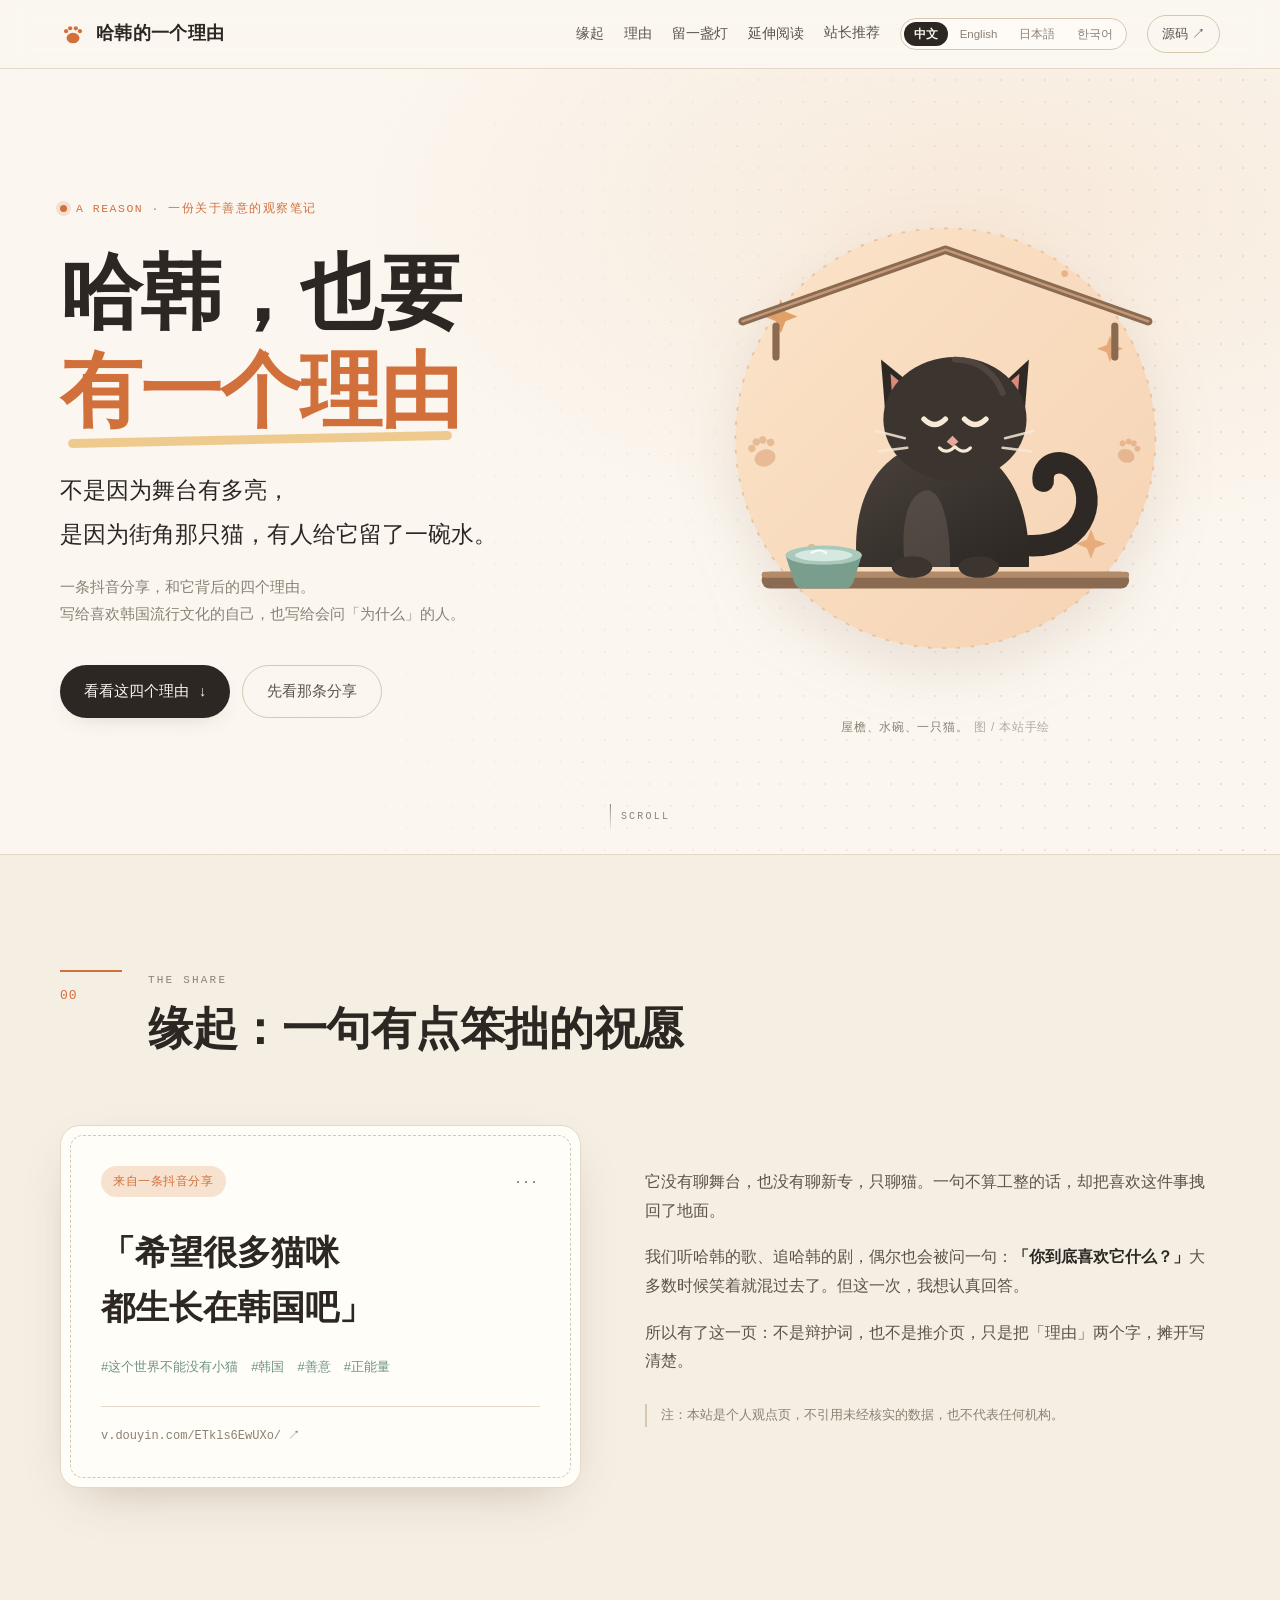
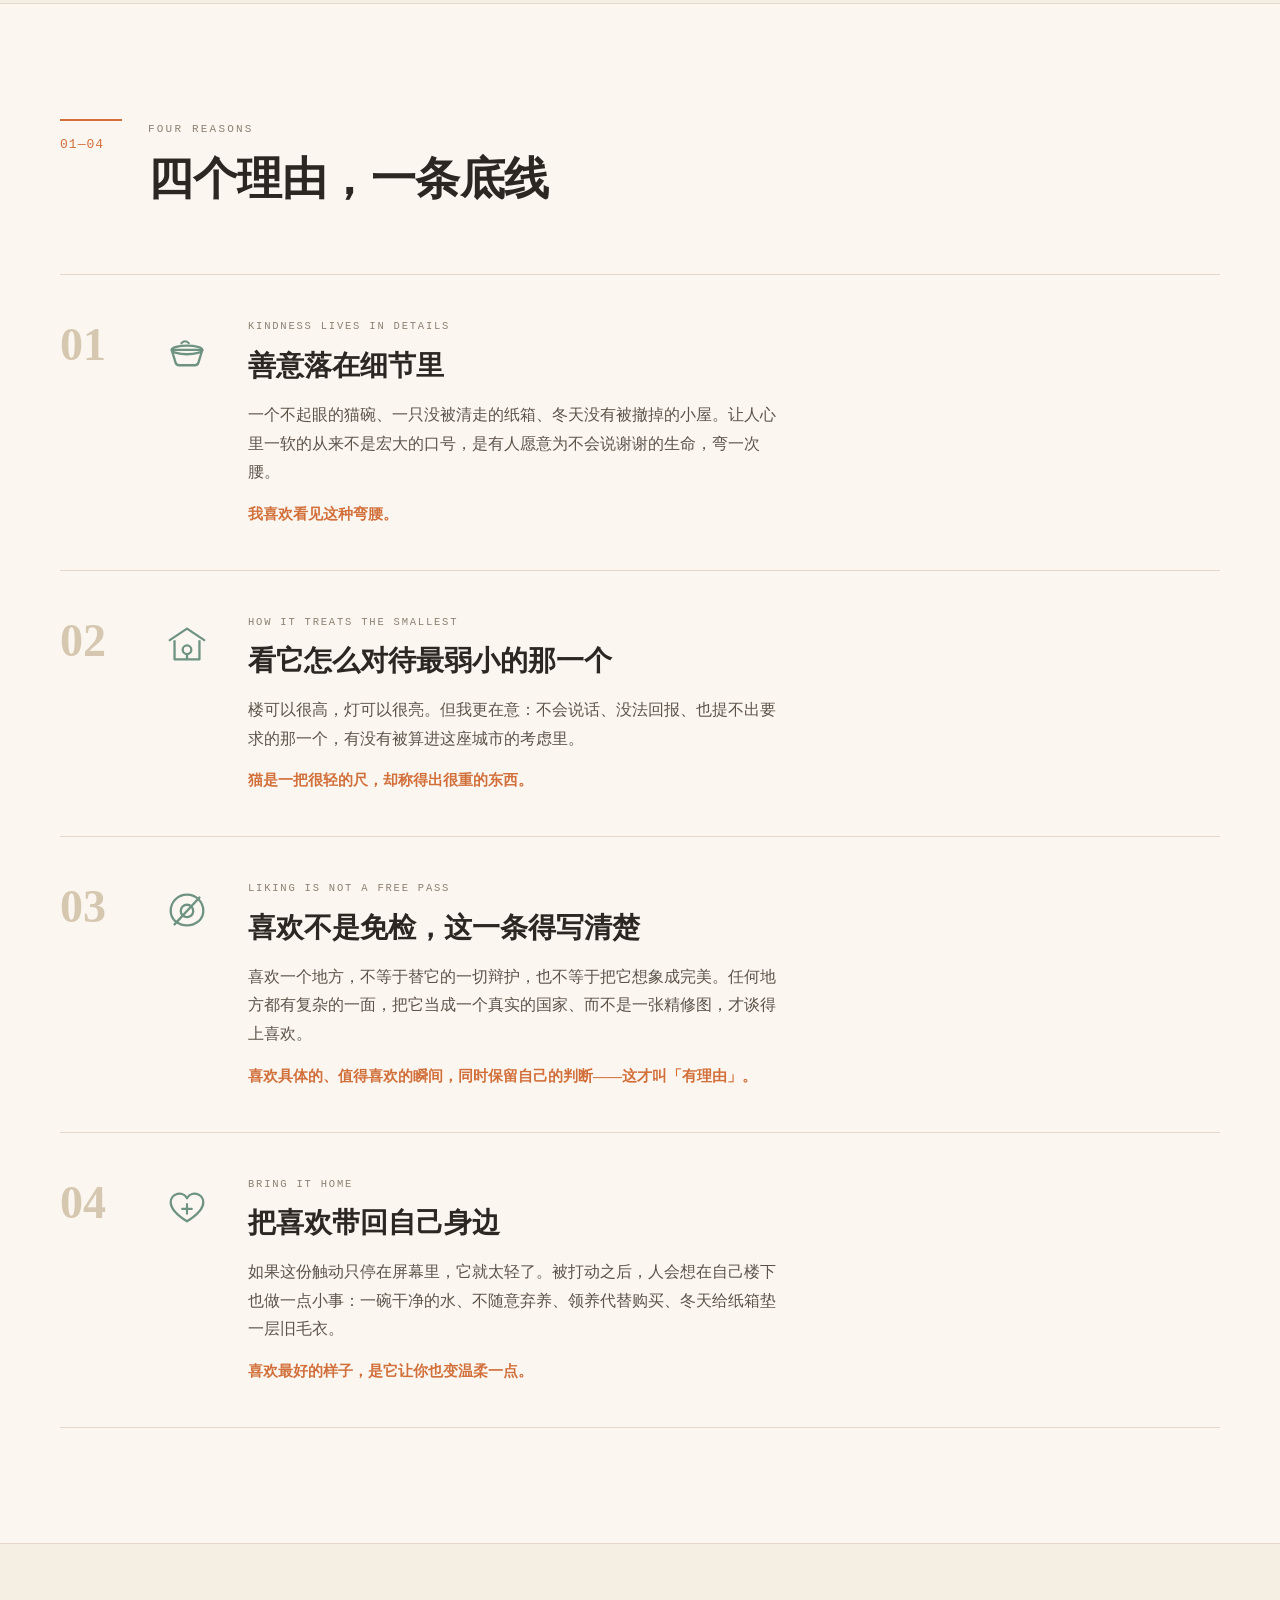
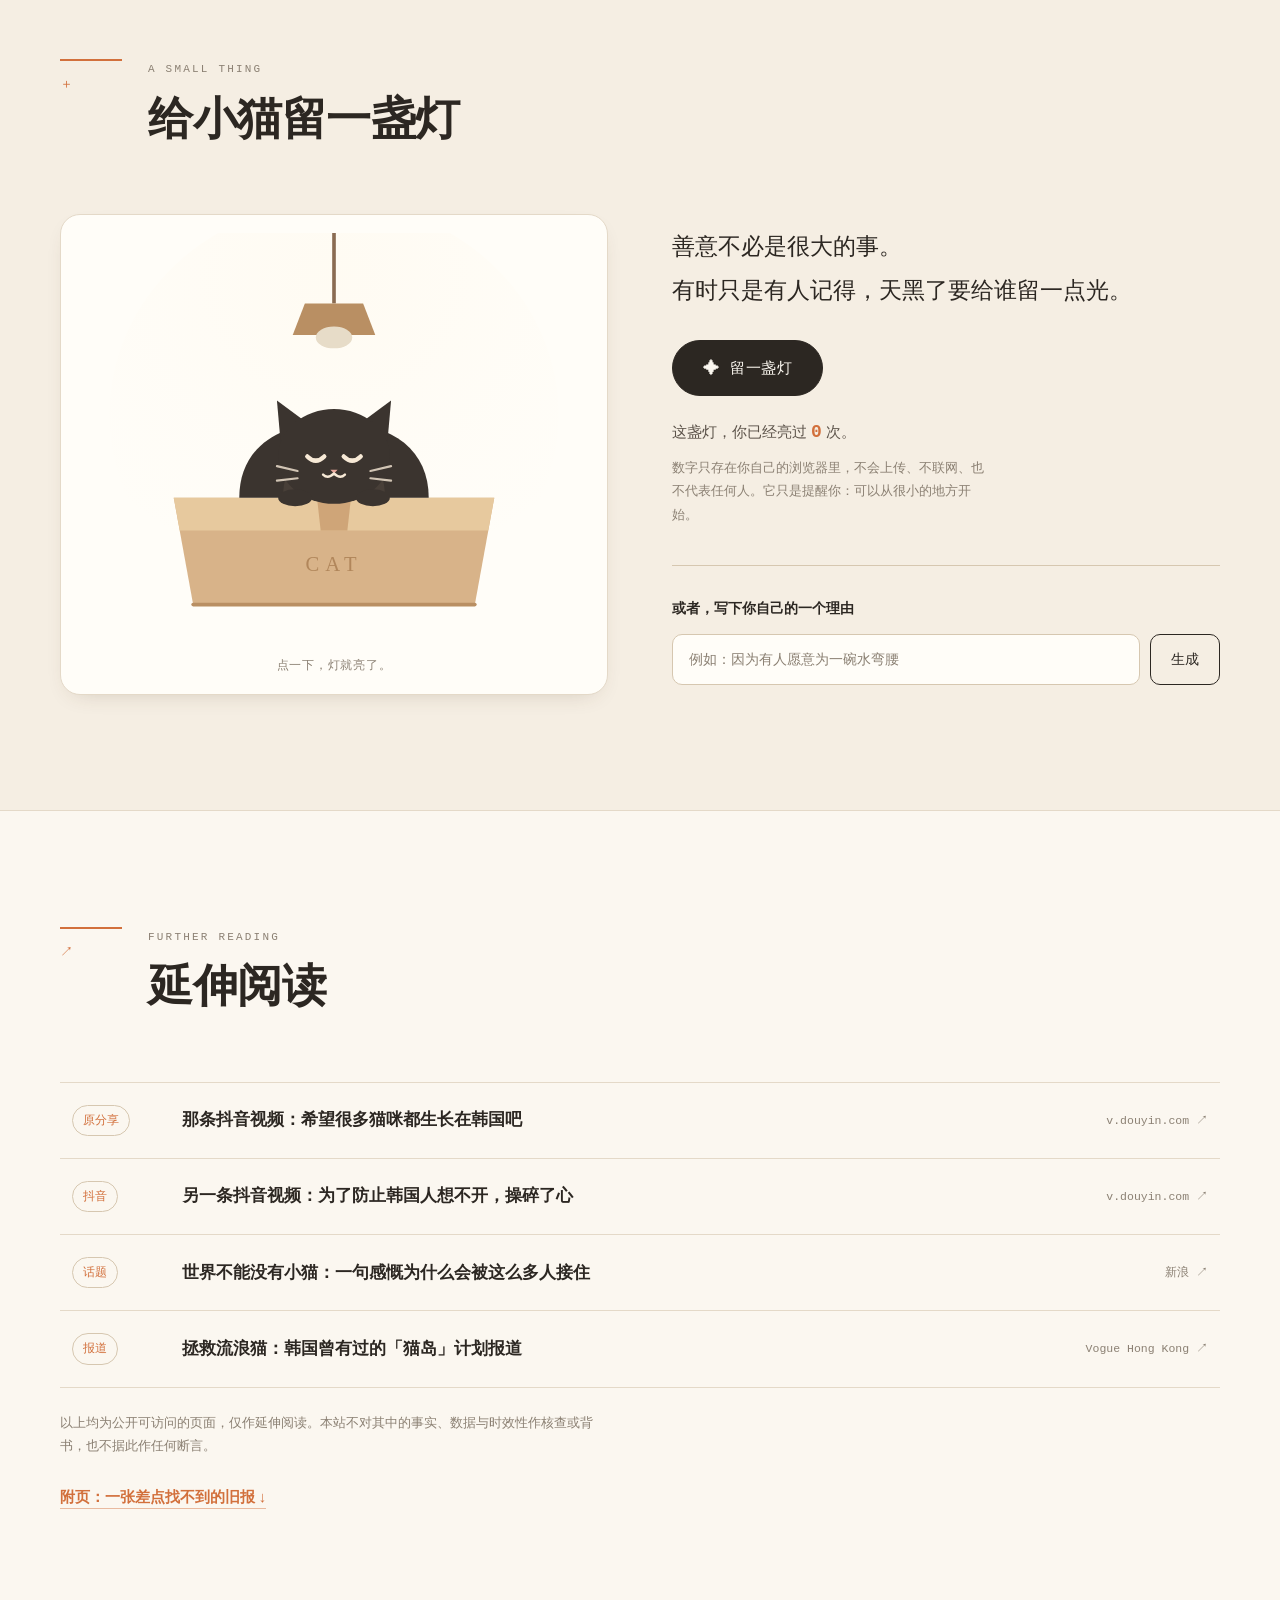
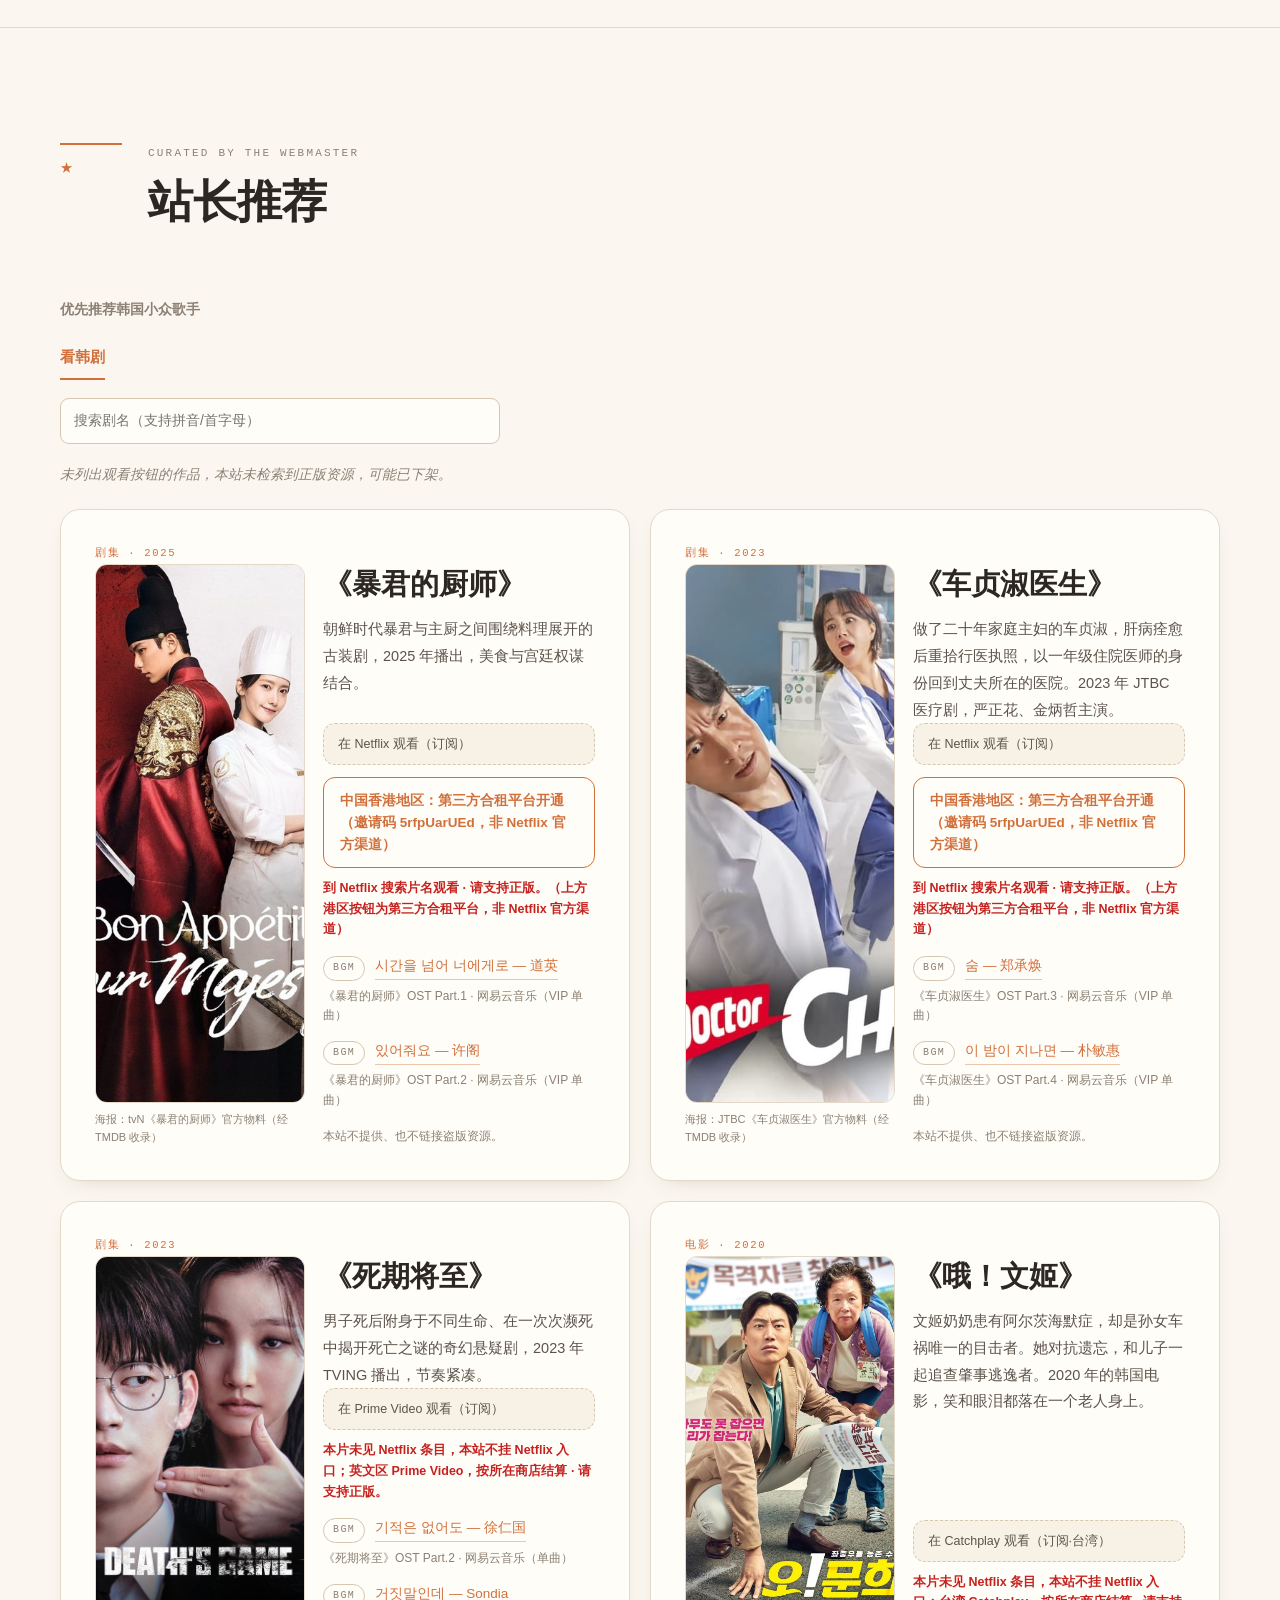
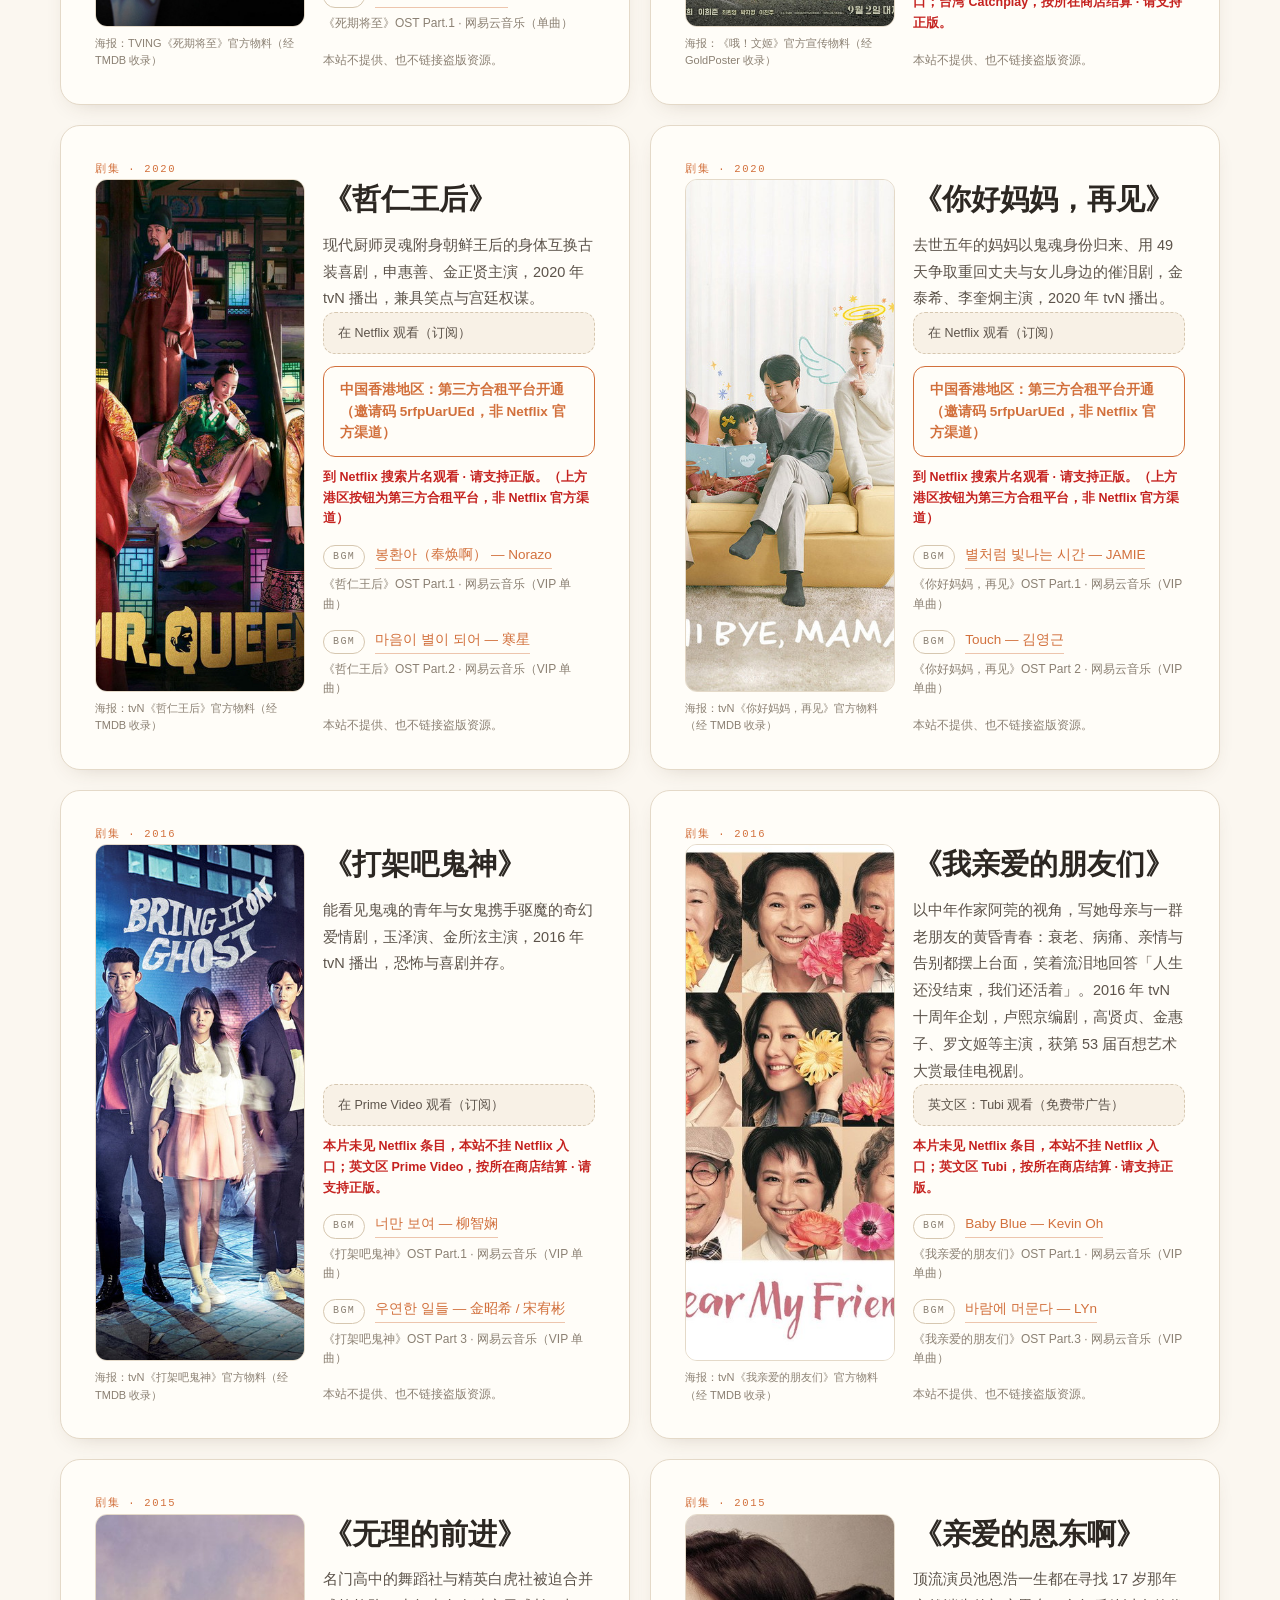
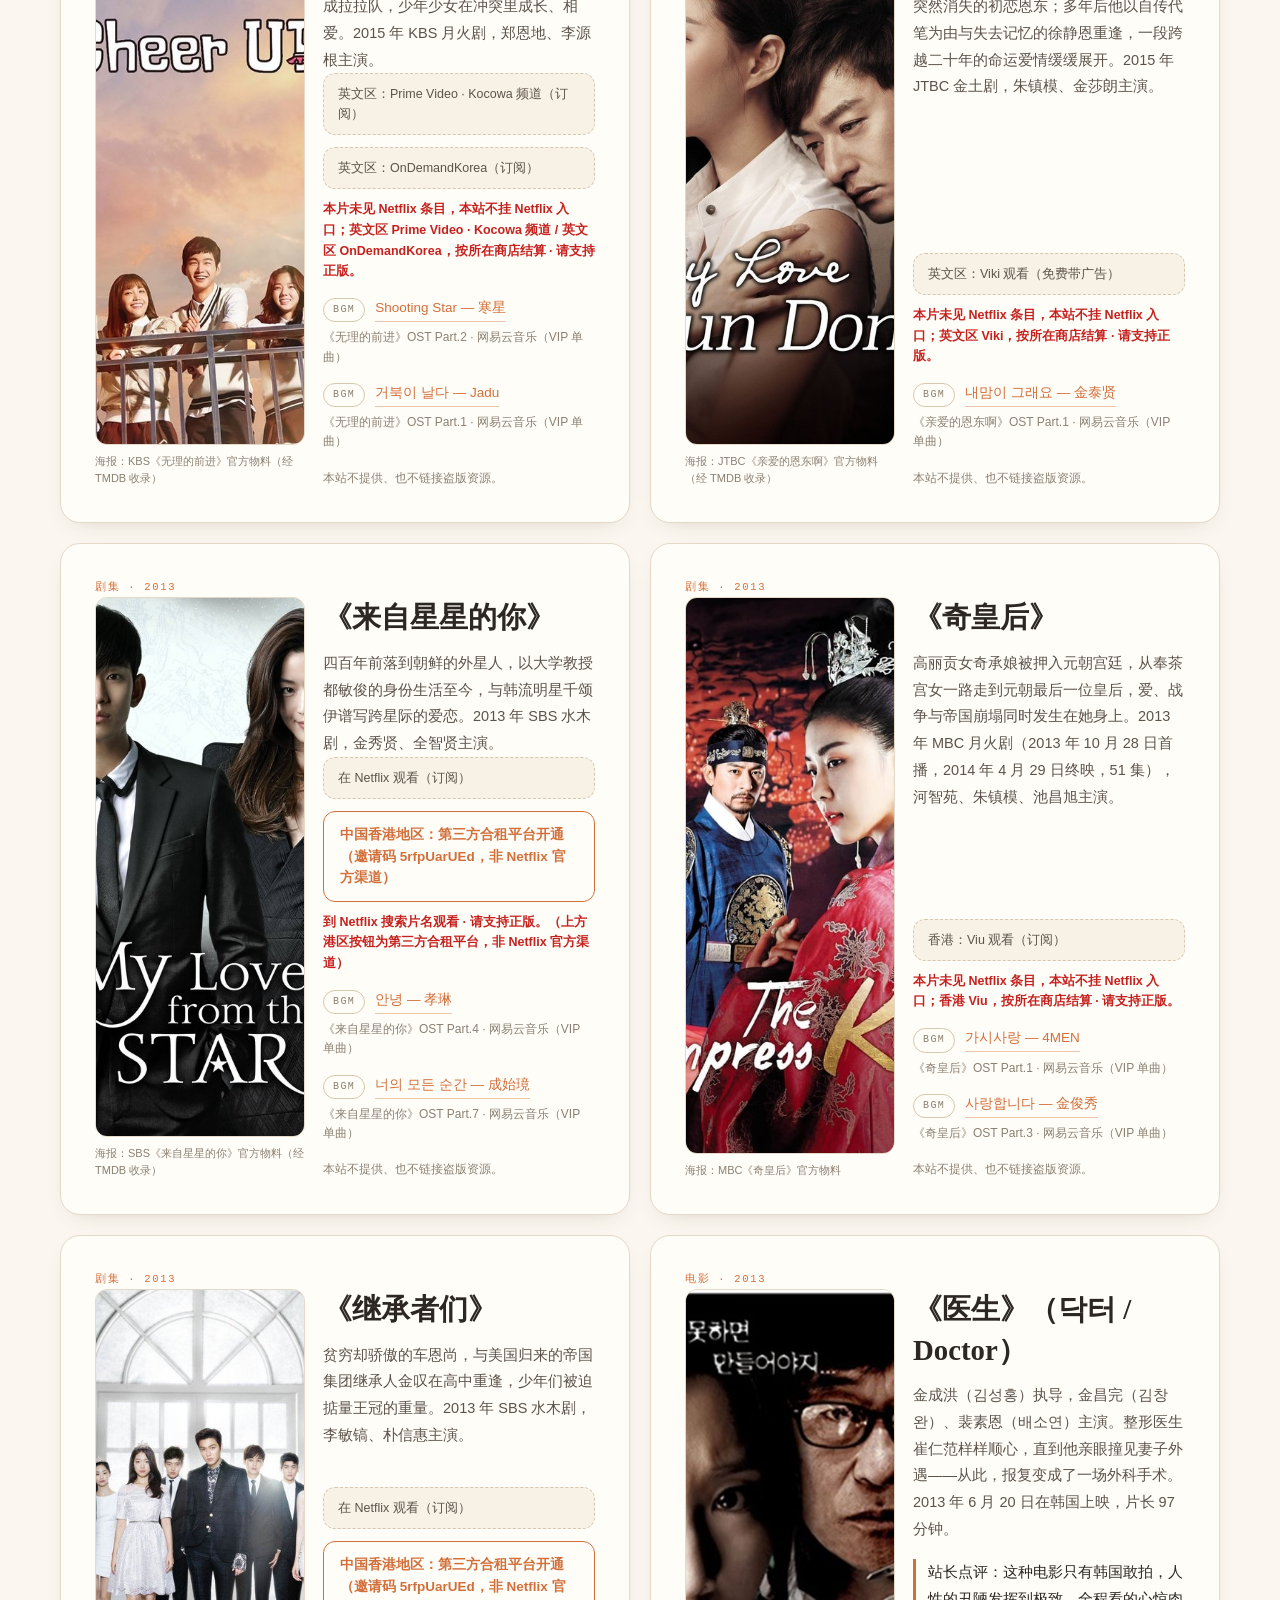
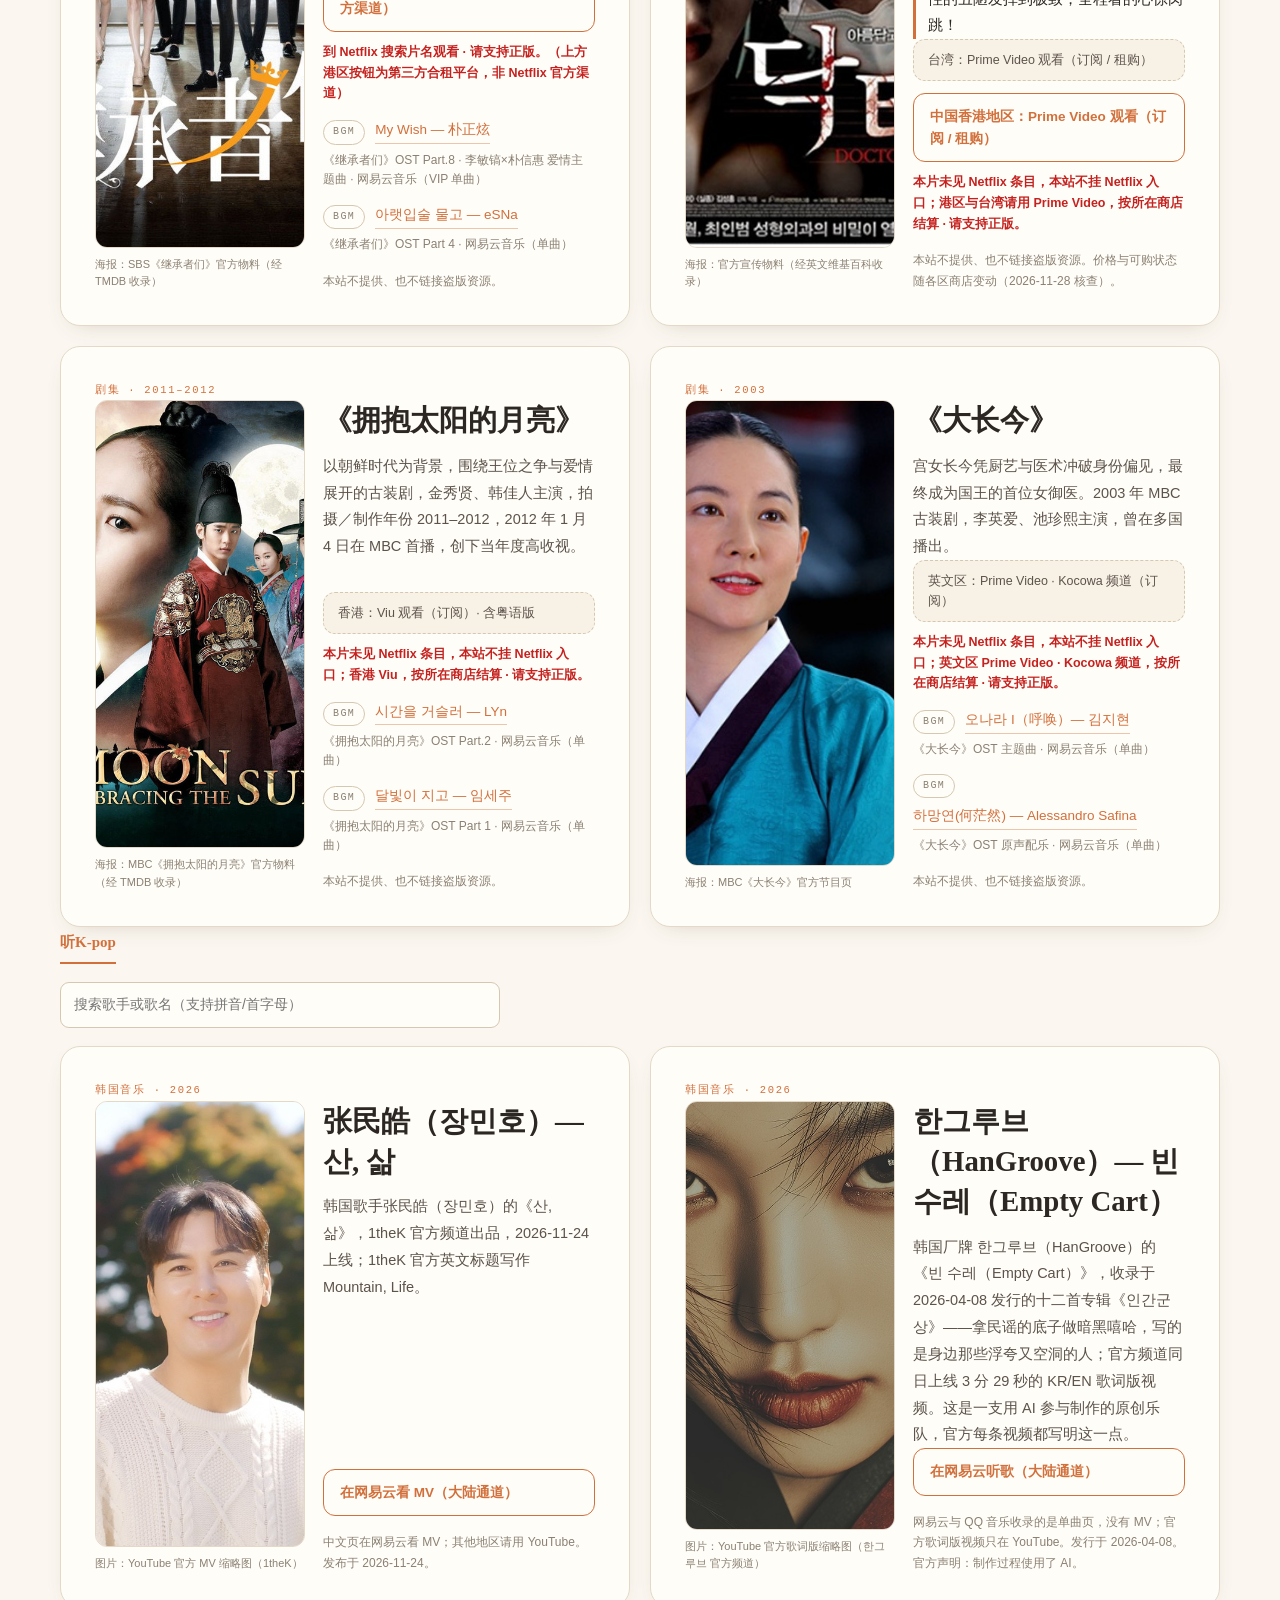
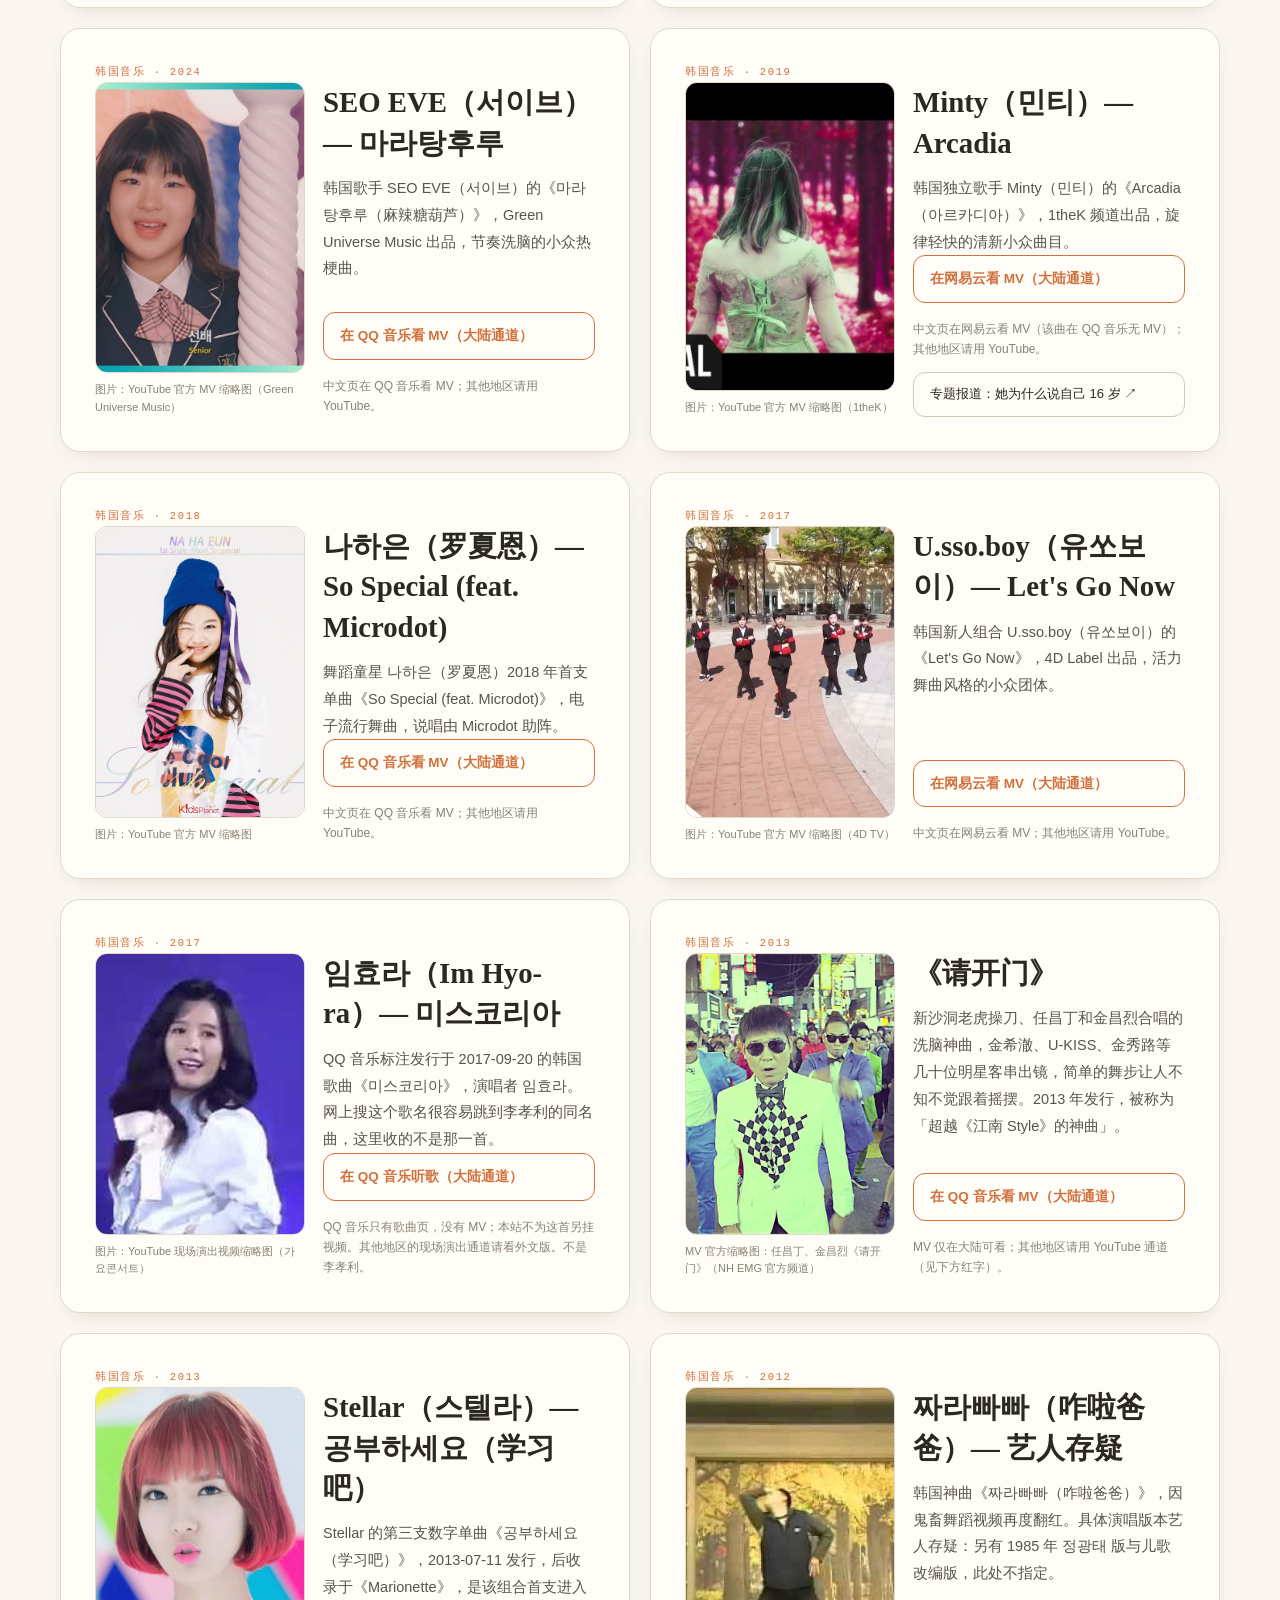
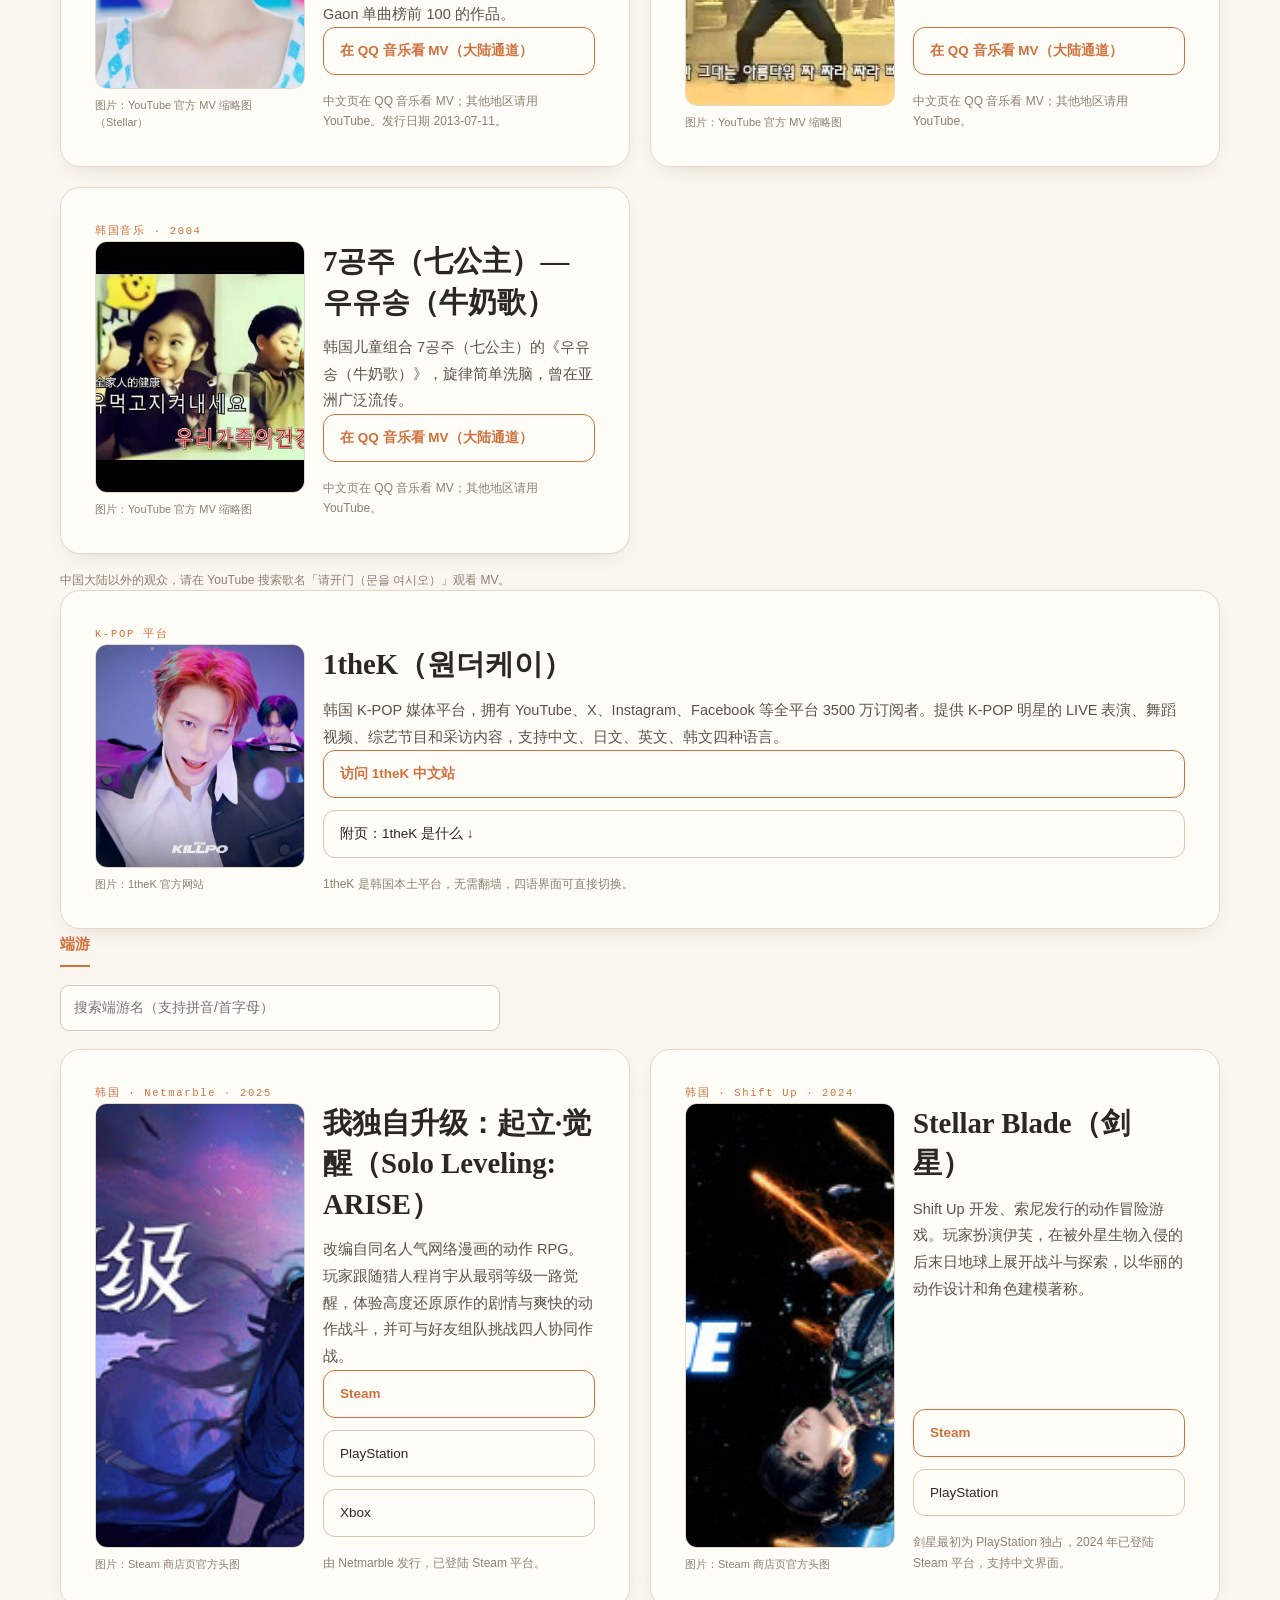
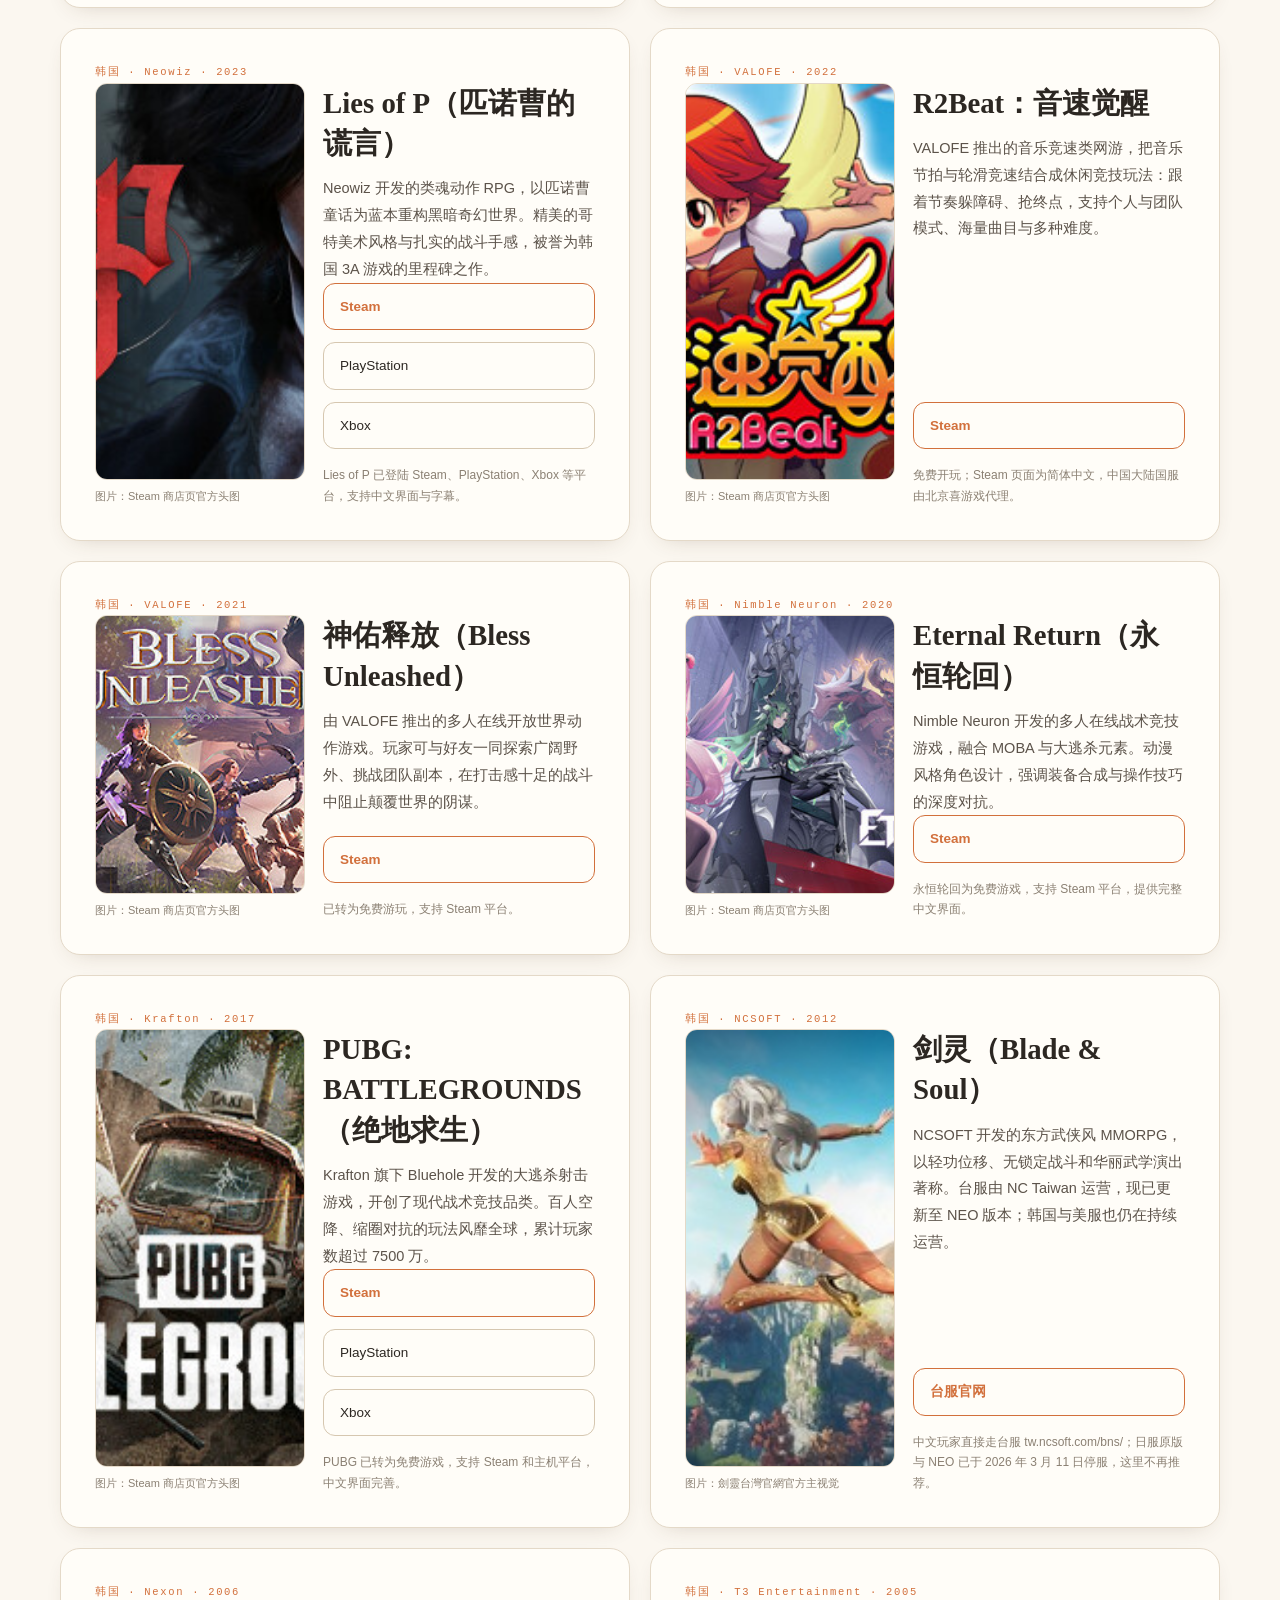
<file: index.html>
<!DOCTYPE html>
<html lang="zh-CN">
<head>
<meta charset="UTF-8">
<meta name="viewport" content="width=device-width, initial-scale=1">
<title data-i18n="meta.title">哈韩的一个理由｜为什么喜欢韩国：猫、善意与《哦！文姬》</title>
<meta name="description" content="一条关于猫、善意与韩国的抖音分享，回答「为什么喜欢韩国」：从街角的猫到韩国电影《哦！文姬》。喜欢一个地方，可以有一个像样的理由，也可以保持清醒。" data-i18n-content="meta.description">
<meta name="theme-color" content="#FBF7F0">
<meta property="og:type" content="website">
<meta property="og:title" content="哈韩，也要有一个理由" data-i18n-content="meta.ogTitle">
<meta property="og:description" content="不是因为舞台有多亮，是因为街角那只猫，有人给它留了一碗水。" data-i18n-content="meta.ogDescription">
<meta property="og:url" content="https://dujeongil-galaxy.github.io/a-reason-for-korea/" data-i18n-ogurl>
<meta name="color-scheme" content="light dark">
<link rel="canonical" href="https://dujeongil-galaxy.github.io/a-reason-for-korea/" data-canonical>
<link rel="alternate" hreflang="zh" href="https://dujeongil-galaxy.github.io/a-reason-for-korea/">
<link rel="alternate" hreflang="en" href="https://dujeongil-galaxy.github.io/a-reason-for-korea/en/">
<link rel="alternate" hreflang="ja" href="https://dujeongil-galaxy.github.io/a-reason-for-korea/jp/">
<link rel="alternate" hreflang="ko" href="https://dujeongil-galaxy.github.io/a-reason-for-korea/ko/">
<link rel="alternate" hreflang="x-default" href="https://dujeongil-galaxy.github.io/a-reason-for-korea/">
<link rel="icon" href="favicon.svg" type="image/svg+xml">
<link rel="sitemap" type="application/xml" title="Sitemap" href="/a-reason-for-korea/sitemap.xml">
<script type="application/ld+json" data-i18n="meta.jsonld">{"@context":"https://schema.org","@type":"WebSite","name":"哈韩的一个理由","alternateName":"哈韩，也要有一个理由","url":"https://dujeongil-galaxy.github.io/a-reason-for-korea/","inLanguage":"zh-CN","description":"一条关于猫、善意与韩国的抖音分享，回答「为什么喜欢韩国」：从街角的猫到韩国电影《哦！文姬》。","keywords":["哈韩","为什么喜欢韩国","韩国流行文化","猫","善意","哦！文姬","韩国电影"],"author":{"@type":"Organization","name":"哈韩的一个理由"}}</script>
<link rel="stylesheet" href="assets/styles.css">
<script>document.documentElement.classList.add('js');</script>
<meta name="google-adsense-account" content="ca-pub-5270311938787209">
<script async src="https://pagead2.googlesyndication.com/pagead/js/adsbygoogle.js?client=ca-pub-5270311938787209" crossorigin="anonymous"></script>
</head>
<body data-lang="zh">
<a class="skip-link" href="#main" data-i18n="skip">跳到正文</a>

<header class="site-header">
  <div class="wrap header-inner">
    <a class="brand" href="#top" aria-label="回到顶部" data-i18n-aria-label="aria.brand">
      <svg class="brand-mark" viewBox="0 0 32 32" aria-hidden="true">
        <ellipse cx="16" cy="21" rx="8" ry="6.4" fill="currentColor"/>
        <circle cx="7.5" cy="12.5" r="2.6" fill="currentColor"/>
        <circle cx="12.5" cy="9" r="2.6" fill="currentColor"/>
        <circle cx="19.5" cy="9" r="2.6" fill="currentColor"/>
        <circle cx="24.5" cy="12.5" r="2.6" fill="currentColor"/>
      </svg>
      <span data-i18n="brand">哈韩的一个理由</span>
    </a>
    <nav class="site-nav" aria-label="页面导航" data-i18n-aria-label="aria.nav">
      <a href="#origin" data-i18n="nav.origin">缘起</a>
      <a href="#reasons" data-i18n="nav.reasons">理由</a>
      <a href="#lamp" data-i18n="nav.lamp">留一盏灯</a>
      <a href="#reading" data-i18n="nav.reading">延伸阅读</a>
      <div class="nav-dropdown">
        <a href="#picks" data-i18n="nav.picks">站长推荐</a>
        <div class="nav-dropdown-menu">
          <a href="#picks-dramas" data-i18n="nav.picks.drama">看韩剧</a>
          <a href="#picks-kpop" data-i18n="nav.picks.kpop">听K-pop</a>
          <a href="#picks-pc-games" data-i18n="nav.picks.game">玩游戏</a>
          <a href="#picks-learn" data-i18n="nav.picks.learn">学韩语</a>
        </div>
      </div>
    </nav>
    <button class="nav-toggle" type="button" aria-expanded="false" aria-controls="mobile-nav" aria-label="菜单" data-i18n-aria-label="aria.navToggle">
      <span class="nav-toggle-bars" aria-hidden="true"><i></i><i></i><i></i></span>
      <span class="nav-toggle-text" data-i18n="nav.toggle">菜单</span>
    </button>
    <div class="lang-switch" role="group" aria-label="语言切换" data-i18n-aria-label="aria.langSwitch">
      <a data-lang-link="zh" href="./" lang="zh" class="is-current" aria-current="page"><span class="lang-long">中文</span><span class="lang-short" aria-hidden="true">CN</span></a>
      <a data-lang-link="en" href="en/" lang="en"><span class="lang-long">English</span><span class="lang-short" aria-hidden="true">EN</span></a>
      <a data-lang-link="jp" href="jp/" lang="ja"><span class="lang-long">日本語</span><span class="lang-short" aria-hidden="true">JP</span></a>
      <a data-lang-link="ko" href="ko/" lang="ko"><span class="lang-long">한국어</span><span class="lang-short" aria-hidden="true">KR</span></a>
    </div>
    <a class="header-repo" href="https://github.com/dujeongil-galaxy/a-reason-for-korea" target="_blank" rel="noopener noreferrer" aria-label="在 GitHub 查看源码（新窗口打开）" data-i18n-aria-label="aria.repo" data-i18n="repo">源码 <span aria-hidden="true">↗</span></a>
  </div>
  <!-- 手机端导航：一级=菜单键 · 二级=导航项 · 三级=站长推荐子项（从左侧展开） -->
  <div class="mobile-nav" id="mobile-nav" hidden>
    <div class="wrap mobile-nav-stack">
      <nav class="mobile-nav-pane mobile-nav-pane-main" aria-label="页面导航" data-i18n-aria-label="aria.navMobile">
        <a class="mobile-nav-item" href="#origin" data-i18n="nav.origin">缘起</a>
        <a class="mobile-nav-item" href="#reasons" data-i18n="nav.reasons">理由</a>
        <a class="mobile-nav-item" href="#lamp" data-i18n="nav.lamp">留一盏灯</a>
        <a class="mobile-nav-item" href="#reading" data-i18n="nav.reading">延伸阅读</a>
        <button class="mobile-nav-item mobile-nav-parent" type="button" aria-expanded="false" aria-controls="mobile-nav-picks">
          <span data-i18n="nav.picks">站长推荐</span>
          <span class="mobile-nav-caret" aria-hidden="true"></span>
        </button>
      </nav>
      <nav class="mobile-nav-pane mobile-nav-pane-sub" id="mobile-nav-picks" aria-label="站长推荐" data-i18n-aria-label="aria.navPicks" hidden>
        <button class="mobile-nav-back" type="button">
          <span class="mobile-nav-back-arrow" aria-hidden="true"></span>
          <span data-i18n="nav.back">返回</span>
        </button>
        <a class="mobile-nav-item mobile-nav-subitem" href="#picks-dramas" data-i18n="nav.picks.drama">看韩剧</a>
        <a class="mobile-nav-item mobile-nav-subitem" href="#picks-kpop" data-i18n="nav.picks.kpop">听K-pop</a>
        <a class="mobile-nav-item mobile-nav-subitem" href="#picks-pc-games" data-i18n="nav.picks.game">玩游戏</a>
        <a class="mobile-nav-item mobile-nav-subitem" href="#picks-learn" data-i18n="nav.picks.learn">学韩语</a>
      </nav>
    </div>
  </div>
</header>

<main id="main">
  <section class="hero" id="top">
    <div class="hero-grain" aria-hidden="true"></div>
    <div class="wrap hero-inner">
      <div class="hero-copy">
        <p class="eyebrow"><span class="eyebrow-dot" aria-hidden="true"></span><span data-i18n="hero.eyebrow">A REASON · 一份关于善意的观察笔记</span></p>
        <h1 data-i18n="hero.title">哈韩，也要<br><em>有一个理由</em></h1>
        <p class="hero-lede" data-i18n="hero.lede">不是因为舞台有多亮，<br>是因为街角那只猫，有人给它留了一碗水。</p>
        <p class="hero-sub" data-i18n="hero.sub">一条抖音分享，和它背后的四个理由。<br class="only-wide">写给喜欢韩国流行文化的自己，也写给会问「为什么」的人。</p>
        <div class="hero-actions">
          <a class="btn btn-primary" href="#reasons" data-i18n="hero.cta1">看看这四个理由 <span aria-hidden="true">↓</span></a>
          <a class="btn btn-ghost" href="#origin" data-i18n="hero.cta2">先看那条分享</a>
        </div>
      </div>

      <figure class="hero-art" aria-label="插画：一只猫坐在屋檐下，旁边放着一只水碗" data-i18n-aria-label="aria.heroArt" role="img">
        <svg viewBox="0 0 460 460" class="cat-scene" aria-hidden="true">
          <defs>
            <linearGradient id="skyGlow" x1="0" y1="0" x2="1" y2="1">
              <stop offset="0%" stop-color="#FBE3C8"/>
              <stop offset="100%" stop-color="#F6D3B4"/>
            </linearGradient>
            <linearGradient id="catBody" x1="0" y1="0" x2="0.8" y2="1">
              <stop offset="0%" stop-color="#4A423C"/>
              <stop offset="100%" stop-color="#2E2925"/>
            </linearGradient>
          </defs>

          <circle cx="230" cy="224" r="176" fill="url(#skyGlow)"/>
          <circle cx="230" cy="224" r="176" fill="none" stroke="#E7B98F" stroke-width="1.5" stroke-dasharray="3 9" opacity=".8"/>

          <g class="sparkles" fill="#D98B4A">
            <path d="M92 108 l4 10 10 4 -10 4 -4 10 -4 -10 -10 -4 10 -4z" opacity=".75"/>
            <path d="M368 138 l3 8 8 3 -8 3 -3 8 -3 -8 -8 -3 8 -3z" opacity=".6"/>
            <path d="M352 300 l3.5 9 9 3.5 -9 3.5 -3.5 9 -3.5 -9 -9 -3.5 9 -3.5z" opacity=".55"/>
            <circle cx="118" cy="316" r="3.4" opacity=".5"/>
            <circle cx="330" cy="86" r="2.8" opacity=".5"/>
          </g>

          <g class="paw-deco" fill="#C87844" opacity=".34">
            <g transform="translate(76,232) rotate(-18)">
              <ellipse cx="0" cy="9" rx="9" ry="7"/><circle cx="-8" cy="-2" r="3.1"/><circle cx="-2.8" cy="-6" r="3.1"/><circle cx="3" cy="-6" r="3.1"/><circle cx="8.5" cy="-2" r="3.1"/>
            </g>
            <g transform="translate(384,232) rotate(20) scale(.8)">
              <ellipse cx="0" cy="9" rx="9" ry="7"/><circle cx="-8" cy="-2" r="3.1"/><circle cx="-2.8" cy="-6" r="3.1"/><circle cx="3" cy="-6" r="3.1"/><circle cx="8.5" cy="-2" r="3.1"/>
            </g>
          </g>

          <!-- eaves -->
          <path d="M60 126 L230 66 L400 126" fill="none" stroke="#8A6B52" stroke-width="7" stroke-linecap="round" stroke-linejoin="round"/>
          <path d="M60 126 L230 66 L400 126" fill="none" stroke="#C39A75" stroke-width="2" stroke-linecap="round" stroke-linejoin="round"/>
          <path d="M88 130 L88 156 M372 130 L372 156" stroke="#8A6B52" stroke-width="6" stroke-linecap="round"/>

          <!-- ledge -->
          <rect x="76" y="336" width="308" height="14" rx="7" fill="#8A6B52"/>
          <rect x="76" y="336" width="308" height="5" rx="2.5" fill="#B28B6B"/>

          <!-- tail -->
          <path class="cat-tail" d="M300 314 C352 316 358 268 338 250 C326 239 310 246 312 260" fill="none" stroke="#2E2925" stroke-width="18" stroke-linecap="round"/>

          <!-- cat body -->
          <path d="M156 332 C150 276 174 232 220 228 C268 224 302 262 300 332 Z" fill="url(#catBody)"/>
          <path d="M196 332 C192 296 198 272 212 268 C226 264 234 292 234 332 Z" fill="#6E625A" opacity=".45"/>

          <!-- cat head -->
          <g class="cat-head">
            <path d="M180 208 L176 158 L208 184 Z" fill="#2E2925"/>
            <path d="M186 198 L184 170 L204 187 Z" fill="#D98B7B"/>
            <path d="M272 184 L300 158 L296 208 Z" fill="#2E2925"/>
            <path d="M272 187 L292 170 L290 198 Z" fill="#D98B7B"/>
            <ellipse cx="238" cy="208" rx="60" ry="52" fill="#3B342F"/>
            <path d="M238 158 C258 158 272 170 278 186" fill="none" stroke="#5A4F47" stroke-width="5" stroke-linecap="round" opacity=".7"/>
            <path class="eyes-closed" d="M212 208 q9 9 18 0 M246 208 q9 9 18 0" fill="none" stroke="#F7E9D6" stroke-width="4.5" stroke-linecap="round"/>
            <path d="M236 222 l5 5 -5 4 -5 -4 z" fill="#E8A79B"/>
            <path d="M238 231 q-7 7 -13 1 M238 231 q7 7 13 1" fill="none" stroke="#F7E9D6" stroke-width="2.6" stroke-linecap="round"/>
            <path d="M196 224 l-24 -6 M198 232 l-24 3 M280 224 l24 -6 M278 232 l24 3" stroke="#F7E9D6" stroke-width="2.2" stroke-linecap="round" opacity=".85"/>
          </g>

          <!-- paws -->
          <ellipse cx="202" cy="332" rx="17" ry="9" fill="#3B342F"/>
          <ellipse cx="258" cy="332" rx="17" ry="9" fill="#3B342F"/>

          <!-- water bowl -->
          <g>
            <path d="M96 322 h64 l-7 22 a8 8 0 0 1 -8 6 h-34 a8 8 0 0 1 -8 -6 z" fill="#7A9E8E"/>
            <ellipse cx="128" cy="322" rx="32" ry="8" fill="#A9C9BC"/>
            <ellipse cx="128" cy="322" rx="24" ry="5" fill="#D6E9E1"/>
            <path d="M118 320 q6 -4 12 0" fill="none" stroke="#FFFFFF" stroke-width="2" stroke-linecap="round" opacity=".8"/>
          </g>
        </svg>
        <figcaption data-i18n="hero.caption">屋檐、水碗、一只猫。<span>图 / 本站手绘</span></figcaption>
      </figure>
    </div>
    <div class="scroll-hint" aria-hidden="true"><span class="scroll-line"></span><span data-i18n="scroll.hint">SCROLL</span></div>
  </section>

  <section class="section origin" id="origin">
    <div class="wrap">
      <div class="section-head reveal">
        <span class="section-no">00</span>
        <div>
          <p class="section-kicker" data-i18n="origin.kicker">THE SHARE</p>
          <h2 data-i18n="origin.head">缘起：一句有点笨拙的祝愿</h2>
        </div>
      </div>
      <div class="origin-grid">
        <blockquote class="share-card reveal">
          <div class="share-card-top">
            <span class="share-badge" data-i18n="origin.badge">来自一条抖音分享</span>
            <span class="share-dots" aria-hidden="true">···</span>
          </div>
          <p class="share-quote" data-i18n="origin.quote">「希望很多猫咪<br>都生长在韩国吧」</p>
          <p class="share-tags" data-i18n="origin.tags">#这个世界不能没有小猫　#韩国　#善意　#正能量</p>
          <a class="share-link" href="https://v.douyin.com/ETkls6EwUXo/" target="_blank" rel="noopener noreferrer">v.douyin.com/ETkls6EwUXo/ <span aria-hidden="true">↗</span></a>
        </blockquote>
        <div class="origin-text reveal">
          <p data-i18n="origin.p1">它没有聊舞台，也没有聊新专，只聊猫。一句不算工整的话，却把喜欢这件事拽回了地面。</p>
          <p data-i18n="origin.p2">我们听哈韩的歌、追哈韩的剧，偶尔也会被问一句：<em>「你到底喜欢它什么？」</em>大多数时候笑着就混过去了。但这一次，我想认真回答。</p>
          <p data-i18n="origin.p3">所以有了这一页：不是辩护词，也不是推介页，只是把「理由」两个字，摊开写清楚。</p>
          <p class="origin-note" data-i18n="origin.note">注：本站是个人观点页，不引用未经核实的数据，也不代表任何机构。</p>
        </div>
      </div>
    </div>
  </section>

  <section class="section reasons" id="reasons">
    <div class="wrap">
      <div class="section-head reveal">
        <span class="section-no">01—04</span>
        <div>
          <p class="section-kicker" data-i18n="reasons.kicker">FOUR REASONS</p>
          <h2 data-i18n="reasons.head">四个理由，一条底线</h2>
        </div>
      </div>

      <ol class="reason-list">
        <li class="reason reveal">
          <div class="reason-index" aria-hidden="true">01</div>
          <div class="reason-icon" aria-hidden="true">
            <svg viewBox="0 0 48 48"><path d="M8 26h32l-4 13a4 4 0 0 1-4 3H16a4 4 0 0 1-4-3z" fill="none" stroke="currentColor" stroke-width="2.4" stroke-linejoin="round"/><ellipse cx="24" cy="26" rx="16" ry="4.5" fill="none" stroke="currentColor" stroke-width="2.4"/><path d="M18 19q4-4 8 0" fill="none" stroke="currentColor" stroke-width="2" stroke-linecap="round"/></svg>
          </div>
          <div class="reason-body">
            <p class="reason-en" data-i18n="r1.kicker">KINDNESS LIVES IN DETAILS</p>
            <h3 data-i18n="r1.title">善意落在细节里</h3>
            <p data-i18n="r1.body">一个不起眼的猫碗、一只没被清走的纸箱、冬天没有被撤掉的小屋。让人心里一软的从来不是宏大的口号，是有人愿意为不会说谢谢的生命，弯一次腰。</p>
            <p class="reason-aside" data-i18n="r1.aside">我喜欢看见这种弯腰。</p>
          </div>
        </li>

        <li class="reason reveal">
          <div class="reason-index" aria-hidden="true">02</div>
          <div class="reason-icon" aria-hidden="true">
            <svg viewBox="0 0 48 48"><path d="M6 20 24 8l18 12" fill="none" stroke="currentColor" stroke-width="2.4" stroke-linecap="round" stroke-linejoin="round"/><path d="M11 20v20h26V20" fill="none" stroke="currentColor" stroke-width="2.4" stroke-linejoin="round"/><circle cx="24" cy="30" r="4.5" fill="none" stroke="currentColor" stroke-width="2.4"/><path d="M24 34.5v5" stroke="currentColor" stroke-width="2.4" stroke-linecap="round"/></svg>
          </div>
          <div class="reason-body">
            <p class="reason-en" data-i18n="r2.kicker">HOW IT TREATS THE SMALLEST</p>
            <h3 data-i18n="r2.title">看它怎么对待最弱小的那一个</h3>
            <p data-i18n="r2.body">楼可以很高，灯可以很亮。但我更在意：不会说话、没法回报、也提不出要求的那一个，有没有被算进这座城市的考虑里。</p>
            <p class="reason-aside" data-i18n="r2.aside">猫是一把很轻的尺，却称得出很重的东西。</p>
          </div>
        </li>

        <li class="reason reveal">
          <div class="reason-index" aria-hidden="true">03</div>
          <div class="reason-icon" aria-hidden="true">
            <svg viewBox="0 0 48 48"><path d="M24 8C14 8 7 16 7 25c0 9 8 15 17 15s17-6 17-15C41 16 34 8 24 8z" fill="none" stroke="currentColor" stroke-width="2.4"/><circle cx="24" cy="25" r="6.5" fill="none" stroke="currentColor" stroke-width="2.4"/><path d="M11 39 37 11" stroke="currentColor" stroke-width="2.4" stroke-linecap="round"/></svg>
          </div>
          <div class="reason-body">
            <p class="reason-en" data-i18n="r3.kicker">LIKING IS NOT A FREE PASS</p>
            <h3 data-i18n="r3.title">喜欢不是免检，这一条得写清楚</h3>
            <p data-i18n="r3.body">喜欢一个地方，不等于替它的一切辩护，也不等于把它想象成完美。任何地方都有复杂的一面，把它当成一个真实的国家、而不是一张精修图，才谈得上喜欢。</p>
            <p class="reason-aside" data-i18n="r3.aside">喜欢具体的、值得喜欢的瞬间，同时保留自己的判断——这才叫「有理由」。</p>
          </div>
        </li>

        <li class="reason reveal">
          <div class="reason-index" aria-hidden="true">04</div>
          <div class="reason-icon" aria-hidden="true">
            <svg viewBox="0 0 48 48"><path d="M24 40C13 33 7 27 7 20a9 9 0 0 1 17-4 9 9 0 0 1 17 4c0 7-6 13-17 20z" fill="none" stroke="currentColor" stroke-width="2.4" stroke-linejoin="round"/><path d="M24 22v10M19 27h10" stroke="currentColor" stroke-width="2.2" stroke-linecap="round"/></svg>
          </div>
          <div class="reason-body">
            <p class="reason-en" data-i18n="r4.kicker">BRING IT HOME</p>
            <h3 data-i18n="r4.title">把喜欢带回自己身边</h3>
            <p data-i18n="r4.body">如果这份触动只停在屏幕里，它就太轻了。被打动之后，人会想在自己楼下也做一点小事：一碗干净的水、不随意弃养、领养代替购买、冬天给纸箱垫一层旧毛衣。</p>
            <p class="reason-aside" data-i18n="r4.aside">喜欢最好的样子，是它让你也变温柔一点。</p>
          </div>
        </li>
      </ol>
    </div>
  </section>

  <section class="section lamp" id="lamp">
    <div class="wrap">
      <div class="section-head reveal">
        <span class="section-no">＋</span>
        <div>
          <p class="section-kicker" data-i18n="lamp.kicker">A SMALL THING</p>
          <h2 data-i18n="lamp.head">给小猫留一盏灯</h2>
        </div>
      </div>

      <div class="lamp-grid">
        <figure class="lamp-art reveal" id="lampArt" role="img" aria-label="插画：纸箱里蜷着一只猫，上方有一盏尚未点亮的灯" data-i18n-aria-label="aria.lampArt">
          <svg viewBox="0 0 420 340" aria-hidden="true">
            <defs>
              <radialGradient id="lampLight" cx="50%" cy="18%" r="72%">
                <stop offset="0%" stop-color="#FFE2A8" stop-opacity=".95"/>
                <stop offset="60%" stop-color="#FFD89B" stop-opacity=".28"/>
                <stop offset="100%" stop-color="#FFD89B" stop-opacity="0"/>
              </radialGradient>
            </defs>
            <ellipse class="lamp-glow" cx="210" cy="150" rx="185" ry="175" fill="url(#lampLight)"/>
            <path d="M210 0v58" stroke="#8A6B52" stroke-width="3"/>
            <path d="M186 58h48l10 26h-68z" fill="#B98F63"/>
            <ellipse class="lamp-bulb" cx="210" cy="86" rx="15" ry="9" fill="#E7DCC8"/>
            <path class="lamp-rays" d="M210 102v14" stroke="#E7A94B" stroke-width="3" stroke-linecap="round"/>

            <path d="M78 218h264l-16 88H94z" fill="#D8B389"/>
            <path d="M78 218h264l-5 27H83z" fill="#E7C99E"/>
            <path d="M196 218h28l-3 27h-22z" fill="#C79A6B" opacity=".75"/>
            <path d="M94 306h232" stroke="#B98F63" stroke-width="3" stroke-linecap="round"/>
            <text x="210" y="278" text-anchor="middle" font-size="17" letter-spacing="5" fill="#A87C50" opacity=".8" font-family="serif">CAT</text>

            <g class="box-cat">
              <path d="M132 218c0-38 28-62 78-62s78 24 78 62z" fill="#3B342F"/>
              <path d="M168 218c0-30 18-46 42-46s42 16 42 46z" fill="#51473F" opacity=".6"/>
              <path d="M166 172l-3-34 27 20z" fill="#3B342F"/>
              <path d="M254 172l3-34-27 20z" fill="#3B342F"/>
              <ellipse cx="210" cy="184" rx="46" ry="39" fill="#3B342F"/>
              <g class="box-eyes-closed" fill="none" stroke="#F7E9D6" stroke-width="3.6" stroke-linecap="round">
                <path d="M188 184q7 7 14 0"/><path d="M218 184q7 7 14 0"/>
              </g>
              <g class="box-eyes-open">
                <ellipse cx="195" cy="184" rx="5" ry="6.5" fill="#F7E9D6"/>
                <ellipse cx="225" cy="184" rx="5" ry="6.5" fill="#F7E9D6"/>
                <circle cx="195" cy="185" r="2.6" fill="#3B342F"/>
                <circle cx="225" cy="185" r="2.6" fill="#3B342F"/>
              </g>
              <path d="M207 195l3 3 3-3z" fill="#E8A79B"/>
              <path d="M210 198q-5 5-9 1 M210 198q5 5 9 1" fill="none" stroke="#F7E9D6" stroke-width="2" stroke-linecap="round"/>
              <path d="M180 196l-17-4 M180 202l-17 2 M240 196l17-4 M240 202l17 2" stroke="#F7E9D6" stroke-width="1.8" stroke-linecap="round" opacity=".8"/>
              <ellipse cx="178" cy="218" rx="14" ry="7" fill="#3B342F"/>
              <ellipse cx="242" cy="218" rx="14" ry="7" fill="#3B342F"/>
            </g>
          </svg>
          <figcaption data-i18n="lamp.caption">点一下，灯就亮了。</figcaption>
        </figure>

        <div class="lamp-panel reveal">
          <p class="lamp-lede" data-i18n="lamp.lede">善意不必是很大的事。<br>有时只是有人记得，天黑了要给谁留一点光。</p>
          <button class="lamp-button" id="lampButton" type="button">
            <span class="lamp-button-icon" aria-hidden="true">✦</span>
            <span id="lampButtonText" data-i18n="lamp.button">留一盏灯</span>
          </button>
          <p class="lamp-count"><span data-i18n="lamp.count.before">这盏灯，你已经亮过</span> <strong id="lampCount" aria-live="polite">0</strong> <span data-i18n="lamp.count.after">次。</span></p>
          <p class="lamp-fineprint" data-i18n="lamp.fineprint">数字只存在你自己的浏览器里，不会上传、不联网、也不代表任何人。它只是提醒你：可以从很小的地方开始。</p>

          <div class="reason-form">
            <label for="myReason" data-i18n="form.label">或者，写下你自己的一个理由</label>
            <div class="reason-form-row">
              <input id="myReason" type="text" maxlength="60" placeholder="例如：因为有人愿意为一碗水弯腰" data-i18n-placeholder="placeholder.reason" autocomplete="off">
              <button id="makeCard" type="button" data-i18n="form.generate">生成</button>
            </div>
            <div id="cardArea" class="card-area" hidden>
              <div class="my-card">
                <span class="my-card-label" data-i18n="form.card.label">我的理由 · A REASON</span>
                <p id="cardText"></p>
                <span class="my-card-foot" data-i18n="form.card.foot">这个世界不能没有小猫</span>
              </div>
              <button id="copyCard" class="copy-btn" type="button" data-i18n="form.copy">复制这段文字</button>
              <p id="copyStatus" class="copy-status" role="status"></p>
            </div>
          </div>
        </div>
      </div>
    </div>
  </section>

  <section class="section reading" id="reading">
    <div class="wrap">
      <div class="section-head reveal">
        <span class="section-no">↗</span>
        <div>
          <p class="section-kicker" data-i18n="reading.kicker">FURTHER READING</p>
          <h2 data-i18n="reading.head">延伸阅读</h2>
        </div>
      </div>
      <ul class="reading-list reveal">
        <li>
          <a href="https://v.douyin.com/ETkls6EwUXo/" target="_blank" rel="noopener noreferrer">
            <span class="reading-tag" data-i18n="read1.tag">原分享</span>
            <span class="reading-title" data-i18n="read1.title">那条抖音视频：希望很多猫咪都生长在韩国吧</span>
            <span class="reading-meta">v.douyin.com <span aria-hidden="true">↗</span></span>
          </a>
        </li>
        <li>
          <a href="https://v.douyin.com/kDbYuYZROUU/" target="_blank" rel="noopener noreferrer">
            <span class="reading-tag" data-i18n="read4.tag">抖音</span>
            <span class="reading-title" data-i18n="read4.title">另一条抖音视频：为了防止韩国人想不开，操碎了心</span>
            <span class="reading-meta">v.douyin.com <span aria-hidden="true">↗</span></span>
          </a>
        </li>
        <li>
          <a href="http://www.sina.cn/news/detail/5358301564897624.html" target="_blank" rel="noopener noreferrer">
            <span class="reading-tag" data-i18n="read2.tag">话题</span>
            <span class="reading-title" data-i18n="read2.title">世界不能没有小猫：一句感慨为什么会被这么多人接住</span>
            <span class="reading-meta">新浪 <span aria-hidden="true">↗</span></span>
          </a>
        </li>
        <li>
          <a href="https://www.voguehk.com/zh/article/art-lifestyle/there-is-going-to-be-a-cat-island-in-south-korea" target="_blank" rel="noopener noreferrer">
            <span class="reading-tag" data-i18n="read3.tag">报道</span>
            <span class="reading-title" data-i18n="read3.title">拯救流浪猫：韩国曾有过的「猫岛」计划报道</span>
            <span class="reading-meta">Vogue Hong Kong <span aria-hidden="true">↗</span></span>
          </a>
        </li>
      </ul>
      <p class="reading-note reveal" data-i18n="reading.note">以上均为公开可访问的页面，仅作延伸阅读。本站不对其中的事实、数据与时效性作核查或背书，也不据此作任何断言。</p>
      <p class="archive-teaser reveal"><a href="#archive" data-i18n="archive.teaser">附页：一张差点找不到的旧报 <span aria-hidden="true">↓</span></a></p>
    </div>
  </section>

  <section class="section picks" id="picks">
    <div class="wrap">
      <div class="section-head reveal">
        <span class="section-no">★</span>
        <div>
          <p class="section-kicker" data-i18n="picks.kicker">CURATED BY THE WEBMASTER</p>
          <h2 data-i18n="picks.head">站长推荐</h2>
        </div>
      </div>
      <p class="picks-webnote" data-i18n="picks.headsub">优先推荐韩国小众歌手</p>
      <p class="picks-subhead" data-i18n="picks.subhead">看韩剧</p>
      <input class="picks-search" id="searchDrama" type="search" placeholder="搜索剧名（支持拼音/首字母）" data-i18n-placeholder="picks.search.drama.ph" aria-label="搜索剧集" data-i18n-aria-label="picks.search.drama.aria">
      <p class="picks-sub-unavailable" data-i18n="picks.subUnavailable">未列出观看按钮的作品，本站未检索到正版资源，可能已下架。</p>
      <div class="picks-grid reveal" id="picks-dramas">
        <article class="pick-card">
          <p class="pick-card-label" data-i18n="picks.drama9.label">剧集 · 2025</p>
          <div class="pick-poster-row">
            <figure class="pick-figure pick-figure-poster">
              <img class="pick-image pick-image-poster" src="assets/tyrants-chef-poster.jpg" width="500" height="750" loading="lazy"
                   alt="《暴君的厨师》海报：暴君与现代厨师"
                   data-i18n-alt="picks.drama9.imageAlt">
              <figcaption class="pick-image-credit" data-i18n="picks.drama9.imageCredit">海报：tvN《暴君的厨师》官方物料（经 TMDB 收录）</figcaption>
            </figure>
            <div class="pick-poster-body">
              <h3 class="pick-title" data-i18n="picks.drama9.title">《暴君的厨师》</h3>
              <p class="pick-desc" data-i18n="picks.drama9.desc">朝鲜时代暴君与主厨之间围绕料理展开的古装剧，2025 年播出，美食与宫廷权谋结合。</p>
              <div class="pick-actions" data-i18n="picks.drama9.actions"><a class="pick-link pick-link-sub" href="https://www.netflix.com/title/82024852" target="_blank" rel="noopener noreferrer">在 Netflix 观看（订阅）</a><a class="pick-link pick-link-featured" href="https://nfshare.cn/?sid=5rfpUarUEd" target="_blank" rel="noopener noreferrer"><span class="aff-label-long">中国香港地区：第三方合租平台开通（邀请码 5rfpUarUEd，非 Netflix 官方渠道）</span><span class="aff-label-short">中国香港地区：合租平台开通（邀请码 5rfpUarUEd）</span></a><p class="pick-netflix-note">到 Netflix 搜索片名观看 · 请支持正版。（上方港区按钮为第三方合租平台，非 Netflix 官方渠道）</p></div>
                            <p class="pick-bgm" data-i18n="picks.drama9.bgm"><span class="pick-bgm-tag">BGM</span><a class="pick-link-bgm" href="https://music.163.com/song?id=2738613686" target="_blank" rel="noopener noreferrer">시간을 넘어 너에게로 — 道英</a><span class="pick-bgm-note">《暴君的厨师》OST Part.1 · 网易云音乐（VIP 单曲）</span></p>
                            <p class="pick-bgm" data-i18n="picks.drama9.bgm2"><span class="pick-bgm-tag">BGM</span><a class="pick-link-bgm" href="https://music.163.com/song?id=2740922186" target="_blank" rel="noopener noreferrer">있어줘요 — 许阁</a><span class="pick-bgm-note">《暴君的厨师》OST Part.2 · 网易云音乐（VIP 单曲）</span></p>
              <p class="pick-note" data-i18n="picks.drama9.note">本站不提供、也不链接盗版资源。</p>
            </div>
          </div>
        </article>
        <article class="pick-card">
          <p class="pick-card-label" data-i18n="picks.drama1.label">剧集 · 2023</p>
          <div class="pick-poster-row">
            <figure class="pick-figure pick-figure-poster">
              <img class="pick-image pick-image-poster" src="assets/doctor-cha-poster.jpg" width="500" height="750" loading="lazy" alt="《车贞淑医生》海报：严正花饰演的车贞淑" data-i18n-alt="picks.drama1.imageAlt">
              <figcaption class="pick-image-credit" data-i18n="picks.drama1.imageCredit">海报：JTBC《车贞淑医生》官方物料（经 TMDB 收录）</figcaption>
            </figure>
            <div class="pick-poster-body">
              <h3 class="pick-title" data-i18n="picks.drama1.title">《车贞淑医生》</h3>
              <p class="pick-desc" data-i18n="picks.drama1.desc">做了二十年家庭主妇的车贞淑，肝病痊愈后重拾行医执照，以一年级住院医师的身份回到丈夫所在的医院。2023 年 JTBC 医疗剧，严正花、金炳哲主演。</p>
              <div class="pick-actions" data-i18n="picks.drama1.actions"><a class="pick-link pick-link-sub" href="https://www.netflix.com/title/81682438" target="_blank" rel="noopener noreferrer">在 Netflix 观看（订阅）</a><a class="pick-link pick-link-featured" href="https://nfshare.cn/?sid=5rfpUarUEd" target="_blank" rel="noopener noreferrer"><span class="aff-label-long">中国香港地区：第三方合租平台开通（邀请码 5rfpUarUEd，非 Netflix 官方渠道）</span><span class="aff-label-short">中国香港地区：合租平台开通（邀请码 5rfpUarUEd）</span></a><p class="pick-netflix-note">到 Netflix 搜索片名观看 · 请支持正版。（上方港区按钮为第三方合租平台，非 Netflix 官方渠道）</p></div>
                            <p class="pick-bgm" data-i18n="picks.drama1.bgm"><span class="pick-bgm-tag">BGM</span><a class="pick-link-bgm" href="https://music.163.com/song?id=2043178599" target="_blank" rel="noopener noreferrer">숨 — 郑承焕</a><span class="pick-bgm-note">《车贞淑医生》OST Part.3 · 网易云音乐（VIP 单曲）</span></p>
                            <p class="pick-bgm" data-i18n="picks.drama1.bgm2"><span class="pick-bgm-tag">BGM</span><a class="pick-link-bgm" href="https://music.163.com/song?id=2047059099" target="_blank" rel="noopener noreferrer">이 밤이 지나면 — 朴敏惠</a><span class="pick-bgm-note">《车贞淑医生》OST Part.4 · 网易云音乐（VIP 单曲）</span></p>
              <p class="pick-note" data-i18n="picks.drama1.note">本站不提供、也不链接盗版资源。</p>
            </div>
          </div>
        </article>
        <article class="pick-card">
          <p class="pick-card-label" data-i18n="picks.drama10.label">剧集 · 2023</p>
          <div class="pick-poster-row">
            <figure class="pick-figure pick-figure-poster">
              <img class="pick-image pick-image-poster" src="assets/deaths-game-poster.jpg" width="500" height="750" loading="lazy"
                   alt="《死期将至》海报：徐仁国"
                   data-i18n-alt="picks.drama10.imageAlt">
              <figcaption class="pick-image-credit" data-i18n="picks.drama10.imageCredit">海报：TVING《死期将至》官方物料（经 TMDB 收录）</figcaption>
            </figure>
            <div class="pick-poster-body">
              <h3 class="pick-title" data-i18n="picks.drama10.title">《死期将至》</h3>
              <p class="pick-desc" data-i18n="picks.drama10.desc">男子死后附身于不同生命、在一次次濒死中揭开死亡之谜的奇幻悬疑剧，2023 年 TVING 播出，节奏紧凑。</p>
              <div class="pick-actions" data-i18n="picks.drama10.actions"><a class="pick-link pick-link-sub" href="https://app.primevideo.com/detail?gti=amzn1.dv.gti.a3b03bc3-0b7d-49e5-8eb1-6d80ac89dd13" target="_blank" rel="noopener noreferrer">在 Prime Video 观看（订阅）</a><p class="pick-netflix-note">本片未见 Netflix 条目，本站不挂 Netflix 入口；英文区 Prime Video，按所在商店结算 · 请支持正版。</p></div>
                            <p class="pick-bgm" data-i18n="picks.drama10.bgm"><span class="pick-bgm-tag">BGM</span><a class="pick-link-bgm" href="https://music.163.com/song?id=2108515847" target="_blank" rel="noopener noreferrer">기적은 없어도 — 徐仁国</a><span class="pick-bgm-note">《死期将至》OST Part.2 · 网易云音乐（单曲）</span></p>
                            <p class="pick-bgm" data-i18n="picks.drama10.bgm2"><span class="pick-bgm-tag">BGM</span><a class="pick-link-bgm" href="https://music.163.com/song?id=2103739607" target="_blank" rel="noopener noreferrer">거짓말인데 — Sondia</a><span class="pick-bgm-note">《死期将至》OST Part.1 · 网易云音乐（单曲）</span></p>
              <p class="pick-note" data-i18n="picks.drama10.note">本站不提供、也不链接盗版资源。</p>
            </div>
          </div>
        </article>
        <article class="pick-card">
          <p class="pick-card-label" data-i18n="picks.film.label">电影 · 2020</p>
          <div class="pick-poster-row">
            <figure class="pick-figure pick-figure-poster">
              <img class="pick-image pick-image-poster" src="assets/oh-my-gran-poster.jpg" width="1010" height="1440" loading="lazy" alt="电影《哦！文姬》海报：罗文熙饰演的文姬与李熙俊饰演的儿子" data-i18n-alt="picks.film.imageAlt">
              <figcaption class="pick-image-credit" data-i18n="picks.film.imageCredit">海报：《哦！文姬》官方宣传物料（经 GoldPoster 收录）</figcaption>
            </figure>
            <div class="pick-poster-body">
              <h3 class="pick-title" data-i18n="picks.film.title">《哦！文姬》</h3>
              <p class="pick-desc" data-i18n="picks.film.desc">文姬奶奶患有阿尔茨海默症，却是孙女车祸唯一的目击者。她对抗遗忘，和儿子一起追查肇事逃逸者。2020 年的韩国电影，笑和眼泪都落在一个老人身上。</p>
              <div class="pick-actions" data-i18n="picks.film.actions"><a class="pick-link pick-link-sub" href="https://www.catchplay.com/tw/video/3ec4e52d-46b6-4b5e-aca4-f06ff0b46d45" target="_blank" rel="noopener noreferrer">在 Catchplay 观看（订阅·台湾）</a><p class="pick-netflix-note">本片未见 Netflix 条目，本站不挂 Netflix 入口；台湾 Catchplay，按所在商店结算 · 请支持正版。</p></div>
              <p class="pick-note" data-i18n="picks.film.note">本站不提供、也不链接盗版资源。</p>
            </div>
          </div>
        </article>
        <article class="pick-card">
          <p class="pick-card-label" data-i18n="picks.drama7.label">剧集 · 2020</p>
          <div class="pick-poster-row">
            <figure class="pick-figure pick-figure-poster">
              <img class="pick-image pick-image-poster" src="assets/mr-queen-poster.jpg" width="500" height="750" loading="lazy"
                   alt="《哲仁王后》海报：申惠善与金正贤"
                   data-i18n-alt="picks.drama7.imageAlt">
              <figcaption class="pick-image-credit" data-i18n="picks.drama7.imageCredit">海报：tvN《哲仁王后》官方物料（经 TMDB 收录）</figcaption>
            </figure>
            <div class="pick-poster-body">
              <h3 class="pick-title" data-i18n="picks.drama7.title">《哲仁王后》</h3>
              <p class="pick-desc" data-i18n="picks.drama7.desc">现代厨师灵魂附身朝鲜王后的身体互换古装喜剧，申惠善、金正贤主演，2020 年 tvN 播出，兼具笑点与宫廷权谋。</p>
              <div class="pick-actions" data-i18n="picks.drama7.actions"><a class="pick-link pick-link-sub" href="https://www.netflix.com/title/81422314" target="_blank" rel="noopener noreferrer">在 Netflix 观看（订阅）</a><a class="pick-link pick-link-featured" href="https://nfshare.cn/?sid=5rfpUarUEd" target="_blank" rel="noopener noreferrer"><span class="aff-label-long">中国香港地区：第三方合租平台开通（邀请码 5rfpUarUEd，非 Netflix 官方渠道）</span><span class="aff-label-short">中国香港地区：合租平台开通（邀请码 5rfpUarUEd）</span></a><p class="pick-netflix-note">到 Netflix 搜索片名观看 · 请支持正版。（上方港区按钮为第三方合租平台，非 Netflix 官方渠道）</p></div>
                            <p class="pick-bgm" data-i18n="picks.drama7.bgm"><span class="pick-bgm-tag">BGM</span><a class="pick-link-bgm" href="https://music.163.com/song?id=1501717991" target="_blank" rel="noopener noreferrer">봉환아（奉焕啊） — Norazo</a><span class="pick-bgm-note">《哲仁王后》OST Part.1 · 网易云音乐（VIP 单曲）</span></p>
                            <p class="pick-bgm" data-i18n="picks.drama7.bgm2"><span class="pick-bgm-tag">BGM</span><a class="pick-link-bgm" href="https://music.163.com/song?id=1806729608" target="_blank" rel="noopener noreferrer">마음이 별이 되어 — 寒星</a><span class="pick-bgm-note">《哲仁王后》OST Part.2 · 网易云音乐（VIP 单曲）</span></p>
              <p class="pick-note" data-i18n="picks.drama7.note">本站不提供、也不链接盗版资源。</p>
            </div>
          </div>
        </article>
        <article class="pick-card">
          <p class="pick-card-label" data-i18n="picks.drama8.label">剧集 · 2020</p>
          <div class="pick-poster-row">
            <figure class="pick-figure pick-figure-poster">
              <img class="pick-image pick-image-poster" src="assets/hi-bye-mama-poster.jpg" width="500" height="750" loading="lazy"
                   alt="《你好妈妈，再见》海报：金泰希与李奎炯"
                   data-i18n-alt="picks.drama8.imageAlt">
              <figcaption class="pick-image-credit" data-i18n="picks.drama8.imageCredit">海报：tvN《你好妈妈，再见》官方物料（经 TMDB 收录）</figcaption>
            </figure>
            <div class="pick-poster-body">
              <h3 class="pick-title" data-i18n="picks.drama8.title">《你好妈妈，再见》</h3>
              <p class="pick-desc" data-i18n="picks.drama8.desc">去世五年的妈妈以鬼魂身份归来、用 49 天争取重回丈夫与女儿身边的催泪剧，金泰希、李奎炯主演，2020 年 tvN 播出。</p>
              <div class="pick-actions" data-i18n="picks.drama8.actions"><a class="pick-link pick-link-sub" href="https://www.netflix.com/title/81243996" target="_blank" rel="noopener noreferrer">在 Netflix 观看（订阅）</a><a class="pick-link pick-link-featured" href="https://nfshare.cn/?sid=5rfpUarUEd" target="_blank" rel="noopener noreferrer"><span class="aff-label-long">中国香港地区：第三方合租平台开通（邀请码 5rfpUarUEd，非 Netflix 官方渠道）</span><span class="aff-label-short">中国香港地区：合租平台开通（邀请码 5rfpUarUEd）</span></a><p class="pick-netflix-note">到 Netflix 搜索片名观看 · 请支持正版。（上方港区按钮为第三方合租平台，非 Netflix 官方渠道）</p></div>
                            <p class="pick-bgm" data-i18n="picks.drama8.bgm"><span class="pick-bgm-tag">BGM</span><a class="pick-link-bgm" href="https://music.163.com/song?id=1427705631" target="_blank" rel="noopener noreferrer">별처럼 빛나는 시간 — JAMIE</a><span class="pick-bgm-note">《你好妈妈，再见》OST Part.1 · 网易云音乐（VIP 单曲）</span></p>
                            <p class="pick-bgm" data-i18n="picks.drama8.bgm2"><span class="pick-bgm-tag">BGM</span><a class="pick-link-bgm" href="https://music.163.com/song?id=1429356004" target="_blank" rel="noopener noreferrer">Touch — 김영근</a><span class="pick-bgm-note">《你好妈妈，再见》OST Part 2 · 网易云音乐（VIP 单曲）</span></p>
              <p class="pick-note" data-i18n="picks.drama8.note">本站不提供、也不链接盗版资源。</p>
            </div>
          </div>
        </article>
        <article class="pick-card">
          <p class="pick-card-label" data-i18n="picks.drama11.label">剧集 · 2016</p>
          <div class="pick-poster-row">
            <figure class="pick-figure pick-figure-poster">
              <img class="pick-image pick-image-poster" src="assets/fight-ghost-poster.jpg" width="500" height="750" loading="lazy"
                   alt="《打架吧鬼神》海报：玉泽演与金所泫"
                   data-i18n-alt="picks.drama11.imageAlt">
              <figcaption class="pick-image-credit" data-i18n="picks.drama11.imageCredit">海报：tvN《打架吧鬼神》官方物料（经 TMDB 收录）</figcaption>
            </figure>
            <div class="pick-poster-body">
              <h3 class="pick-title" data-i18n="picks.drama11.title">《打架吧鬼神》</h3>
              <p class="pick-desc" data-i18n="picks.drama11.desc">能看见鬼魂的青年与女鬼携手驱魔的奇幻爱情剧，玉泽演、金所泫主演，2016 年 tvN 播出，恐怖与喜剧并存。</p>
              <div class="pick-actions" data-i18n="picks.drama11.actions"><a class="pick-link pick-link-sub" href="https://www.primevideo.com/-/zh_TW/detail/%E6%89%93%E6%9E%B6%E5%90%A7%EF%BC%8C%E9%AC%BC%E7%A5%9E/0HVE4CVQNSBVA7YGU5OYIR2H51" target="_blank" rel="noopener noreferrer">在 Prime Video 观看（订阅）</a><p class="pick-netflix-note">本片未见 Netflix 条目，本站不挂 Netflix 入口；英文区 Prime Video，按所在商店结算 · 请支持正版。</p></div>
                            <p class="pick-bgm" data-i18n="picks.drama11.bgm"><span class="pick-bgm-tag">BGM</span><a class="pick-link-bgm" href="https://music.163.com/song?id=421423448" target="_blank" rel="noopener noreferrer">너만 보여 — 柳智娴</a><span class="pick-bgm-note">《打架吧鬼神》OST Part.1 · 网易云音乐（VIP 单曲）</span></p>
                            <p class="pick-bgm" data-i18n="picks.drama11.bgm2"><span class="pick-bgm-tag">BGM</span><a class="pick-link-bgm" href="https://music.163.com/song?id=423407596" target="_blank" rel="noopener noreferrer">우연한 일들 — 金昭希 / 宋宥彬</a><span class="pick-bgm-note">《打架吧鬼神》OST Part 3 · 网易云音乐（VIP 单曲）</span></p>
              <p class="pick-note" data-i18n="picks.drama11.note">本站不提供、也不链接盗版资源。</p>
            </div>
          </div>
        </article>
        <article class="pick-card">
          <p class="pick-card-label" data-i18n="picks.drama13.label">剧集 · 2016</p>
          <div class="pick-poster-row">
            <figure class="pick-figure pick-figure-poster">
              <img class="pick-image pick-image-poster" src="assets/dear-my-friends-poster.jpg" width="500" height="750" loading="lazy"
                   alt="《我亲爱的朋友们》海报：九位老友手持鲜花"
                   data-i18n-alt="picks.drama13.imageAlt">
              <figcaption class="pick-image-credit" data-i18n="picks.drama13.imageCredit">海报：tvN《我亲爱的朋友们》官方物料（经 TMDB 收录）</figcaption>
            </figure>
            <div class="pick-poster-body">
              <h3 class="pick-title" data-i18n="picks.drama13.title">《我亲爱的朋友们》</h3>
              <p class="pick-desc" data-i18n="picks.drama13.desc">以中年作家阿莞的视角，写她母亲与一群老朋友的黄昏青春：衰老、病痛、亲情与告别都摆上台面，笑着流泪地回答「人生还没结束，我们还活着」。2016 年 tvN 十周年企划，卢熙京编剧，高贤贞、金惠子、罗文姬等主演，获第 53 届百想艺术大赏最佳电视剧。</p>
              <div class="pick-actions" data-i18n="picks.drama13.actions"><a class="pick-link pick-link-sub" href="https://tubitv.com/series/300010014/dear-my-friends" target="_blank" rel="noopener noreferrer">英文区：Tubi 观看（免费带广告）</a><p class="pick-netflix-note">本片未见 Netflix 条目，本站不挂 Netflix 入口；英文区 Tubi，按所在商店结算 · 请支持正版。</p></div>
                            <p class="pick-bgm" data-i18n="picks.drama13.bgm"><span class="pick-bgm-tag">BGM</span><a class="pick-link-bgm" href="https://music.163.com/song?id=412902448" target="_blank" rel="noopener noreferrer">Baby Blue — Kevin Oh</a><span class="pick-bgm-note">《我亲爱的朋友们》OST Part.1 · 网易云音乐（VIP 单曲）</span></p>
                            <p class="pick-bgm" data-i18n="picks.drama13.bgm2"><span class="pick-bgm-tag">BGM</span><a class="pick-link-bgm" href="https://music.163.com/song?id=414979313" target="_blank" rel="noopener noreferrer">바람에 머문다 — LYn</a><span class="pick-bgm-note">《我亲爱的朋友们》OST Part.3 · 网易云音乐（VIP 单曲）</span></p>
              <p class="pick-note" data-i18n="picks.drama13.note">本站不提供、也不链接盗版资源。</p>
            </div>
          </div>
        </article>
        <article class="pick-card">
          <p class="pick-card-label" data-i18n="picks.drama2.label">剧集 · 2015</p>
          <div class="pick-poster-row">
            <figure class="pick-figure pick-figure-poster">
              <img class="pick-image pick-image-poster" src="assets/sassy-go-go-poster.jpg" width="500" height="750" loading="lazy" alt="《无理的前进》海报：郑恩地与李源根" data-i18n-alt="picks.drama2.imageAlt">
              <figcaption class="pick-image-credit" data-i18n="picks.drama2.imageCredit">海报：KBS《无理的前进》官方物料（经 TMDB 收录）</figcaption>
            </figure>
            <div class="pick-poster-body">
              <h3 class="pick-title" data-i18n="picks.drama2.title">《无理的前进》</h3>
              <p class="pick-desc" data-i18n="picks.drama2.desc">名门高中的舞蹈社与精英白虎社被迫合并成拉拉队，少年少女在冲突里成长、相爱。2015 年 KBS 月火剧，郑恩地、李源根主演。</p>
              <div class="pick-actions" data-i18n="picks.drama2.actions"><a class="pick-link pick-link-sub" href="https://watch.amazon.com/detail?gti=amzn1.dv.gti.7498e914-8cdf-4f9c-ad95-4342e43e3c90" target="_blank" rel="noopener noreferrer">英文区：Prime Video · Kocowa 频道（订阅）</a><a class="pick-link pick-link-sub" href="https://www.ondemandkorea.com/player/vod/cheer-up-0-1?contentId=1609890" target="_blank" rel="noopener noreferrer">英文区：OnDemandKorea（订阅）</a><p class="pick-netflix-note">本片未见 Netflix 条目，本站不挂 Netflix 入口；英文区 Prime Video · Kocowa 频道 / 英文区 OnDemandKorea，按所在商店结算 · 请支持正版。</p></div>
                            <p class="pick-bgm" data-i18n="picks.drama2.bgm"><span class="pick-bgm-tag">BGM</span><a class="pick-link-bgm" href="https://music.163.com/song?id=35345403" target="_blank" rel="noopener noreferrer">Shooting Star — 寒星</a><span class="pick-bgm-note">《无理的前进》OST Part.2 · 网易云音乐（VIP 单曲）</span></p>
                            <p class="pick-bgm" data-i18n="picks.drama2.bgm2"><span class="pick-bgm-tag">BGM</span><a class="pick-link-bgm" href="https://music.163.com/song?id=35090939" target="_blank" rel="noopener noreferrer">거북이 날다 — Jadu</a><span class="pick-bgm-note">《无理的前进》OST Part.1 · 网易云音乐（VIP 单曲）</span></p>
              <p class="pick-note" data-i18n="picks.drama2.note">本站不提供、也不链接盗版资源。</p>
            </div>
          </div>
        </article>
        <article class="pick-card">
          <p class="pick-card-label" data-i18n="picks.drama12.label">剧集 · 2015</p>
          <div class="pick-poster-row">
            <figure class="pick-figure pick-figure-poster">
              <img class="pick-image pick-image-poster" src="assets/beloved-eundong-poster.jpg" width="500" height="750" loading="lazy"
                   alt="《亲爱的恩东啊》海报：朱镇模与金莎朗"
                   data-i18n-alt="picks.drama12.imageAlt">
              <figcaption class="pick-image-credit" data-i18n="picks.drama12.imageCredit">海报：JTBC《亲爱的恩东啊》官方物料（经 TMDB 收录）</figcaption>
            </figure>
            <div class="pick-poster-body">
              <h3 class="pick-title" data-i18n="picks.drama12.title">《亲爱的恩东啊》</h3>
              <p class="pick-desc" data-i18n="picks.drama12.desc">顶流演员池恩浩一生都在寻找 17 岁那年突然消失的初恋恩东；多年后他以自传代笔为由与失去记忆的徐静恩重逢，一段跨越二十年的命运爱情缓缓展开。2015 年 JTBC 金土剧，朱镇模、金莎朗主演。</p>
              <div class="pick-actions" data-i18n="picks.drama12.actions"><a class="pick-link pick-link-sub" href="https://www.viki.com/tv/27377c-my-love-eun-dong" target="_blank" rel="noopener noreferrer">英文区：Viki 观看（免费带广告）</a><p class="pick-netflix-note">本片未见 Netflix 条目，本站不挂 Netflix 入口；英文区 Viki，按所在商店结算 · 请支持正版。</p></div>
                            <p class="pick-bgm" data-i18n="picks.drama12.bgm"><span class="pick-bgm-tag">BGM</span><a class="pick-link-bgm" href="https://music.163.com/song?id=32451208" target="_blank" rel="noopener noreferrer">내맘이 그래요 — 金泰贤</a><span class="pick-bgm-note">《亲爱的恩东啊》OST Part.1 · 网易云音乐（VIP 单曲）</span></p>
              <p class="pick-note" data-i18n="picks.drama12.note">本站不提供、也不链接盗版资源。</p>
            </div>
          </div>
        </article>
        <article class="pick-card">
          <p class="pick-card-label" data-i18n="picks.drama3.label">剧集 · 2013</p>
          <div class="pick-poster-row">
            <figure class="pick-figure pick-figure-poster">
              <img class="pick-image pick-image-poster" src="assets/my-love-from-star-poster.jpg" width="500" height="750" loading="lazy" alt="《来自星星的你》海报：金秀贤与全智贤" data-i18n-alt="picks.drama3.imageAlt">
              <figcaption class="pick-image-credit" data-i18n="picks.drama3.imageCredit">海报：SBS《来自星星的你》官方物料（经 TMDB 收录）</figcaption>
            </figure>
            <div class="pick-poster-body">
              <h3 class="pick-title" data-i18n="picks.drama3.title">《来自星星的你》</h3>
              <p class="pick-desc" data-i18n="picks.drama3.desc">四百年前落到朝鲜的外星人，以大学教授都敏俊的身份生活至今，与韩流明星千颂伊谱写跨星际的爱恋。2013 年 SBS 水木剧，金秀贤、全智贤主演。</p>
              <div class="pick-actions" data-i18n="picks.drama3.actions"><a class="pick-link pick-link-sub" href="https://www.netflix.com/title/80025266" target="_blank" rel="noopener noreferrer">在 Netflix 观看（订阅）</a><a class="pick-link pick-link-featured" href="https://nfshare.cn/?sid=5rfpUarUEd" target="_blank" rel="noopener noreferrer"><span class="aff-label-long">中国香港地区：第三方合租平台开通（邀请码 5rfpUarUEd，非 Netflix 官方渠道）</span><span class="aff-label-short">中国香港地区：合租平台开通（邀请码 5rfpUarUEd）</span></a><p class="pick-netflix-note">到 Netflix 搜索片名观看 · 请支持正版。（上方港区按钮为第三方合租平台，非 Netflix 官方渠道）</p></div>
                            <p class="pick-bgm" data-i18n="picks.drama3.bgm"><span class="pick-bgm-tag">BGM</span><a class="pick-link-bgm" href="https://music.163.com/song?id=28228208" target="_blank" rel="noopener noreferrer">안녕 — 孝琳</a><span class="pick-bgm-note">《来自星星的你》OST Part.4 · 网易云音乐（VIP 单曲）</span></p>
                            <p class="pick-bgm" data-i18n="picks.drama3.bgm2"><span class="pick-bgm-tag">BGM</span><a class="pick-link-bgm" href="https://music.163.com/song?id=28242975" target="_blank" rel="noopener noreferrer">너의 모든 순간 — 成始璄</a><span class="pick-bgm-note">《来自星星的你》OST Part.7 · 网易云音乐（VIP 单曲）</span></p>
              <p class="pick-note" data-i18n="picks.drama3.note">本站不提供、也不链接盗版资源。</p>
            </div>
          </div>
        </article>
        <article class="pick-card">
          <p class="pick-card-label" data-i18n="picks.drama14.label">剧集 · 2013</p>
          <div class="pick-poster-row">
            <figure class="pick-figure pick-figure-poster">
              <img class="pick-image pick-image-poster" src="assets/empress-ki-poster.jpg" width="500" height="750" loading="lazy" alt="《奇皇后》海报：河智苑饰演的奇承娘立于元朝宫廷" data-i18n-alt="picks.drama14.imageAlt">
              <figcaption class="pick-image-credit" data-i18n="picks.drama14.imageCredit">海报：MBC《奇皇后》官方物料</figcaption>
            </figure>
            <div class="pick-poster-body">
              <h3 class="pick-title" data-i18n="picks.drama14.title">《奇皇后》</h3>
              <p class="pick-desc" data-i18n="picks.drama14.desc">高丽贡女奇承娘被押入元朝宫廷，从奉茶宫女一路走到元朝最后一位皇后，爱、战争与帝国崩塌同时发生在她身上。2013 年 MBC 月火剧（2013 年 10 月 28 日首播，2014 年 4 月 29 日终映，51 集），河智苑、朱镇模、池昌旭主演。</p>
              <div class="pick-actions" data-i18n="picks.drama14.actions"><a class="pick-link pick-link-sub" href="https://www.viu.com/ott/hk/zh-hk/search?q=%E5%A5%87%E7%9A%87%E5%90%8E" target="_blank" rel="noopener noreferrer">香港：Viu 观看（订阅）</a><p class="pick-netflix-note">本片未见 Netflix 条目，本站不挂 Netflix 入口；香港 Viu，按所在商店结算 · 请支持正版。</p></div>
                            <p class="pick-bgm" data-i18n="picks.drama14.bgm"><span class="pick-bgm-tag">BGM</span><a class="pick-link-bgm" href="https://music.163.com/song?id=27901889" target="_blank" rel="noopener noreferrer">가시사랑 — 4MEN</a><span class="pick-bgm-note">《奇皇后》OST Part.1 · 网易云音乐（VIP 单曲）</span></p>
                            <p class="pick-bgm" data-i18n="picks.drama14.bgm2"><span class="pick-bgm-tag">BGM</span><a class="pick-link-bgm" href="https://music.163.com/song?id=28095030" target="_blank" rel="noopener noreferrer">사랑합니다 — 金俊秀</a><span class="pick-bgm-note">《奇皇后》OST Part.3 · 网易云音乐（VIP 单曲）</span></p>
              <p class="pick-note" data-i18n="picks.drama14.note">本站不提供、也不链接盗版资源。</p>
            </div>
          </div>
        </article>

        <article class="pick-card">
          <p class="pick-card-label" data-i18n="picks.drama4.label">剧集 · 2013</p>
          <div class="pick-poster-row">
            <figure class="pick-figure pick-figure-poster">
              <img class="pick-image pick-image-poster" src="assets/the-heirs-poster.jpg" width="500" height="750" loading="lazy" alt="《继承者们》海报：李敏镐与朴信惠" data-i18n-alt="picks.drama4.imageAlt">
              <figcaption class="pick-image-credit" data-i18n="picks.drama4.imageCredit">海报：SBS《继承者们》官方物料（经 TMDB 收录）</figcaption>
            </figure>
            <div class="pick-poster-body">
              <h3 class="pick-title" data-i18n="picks.drama4.title">《继承者们》</h3>
              <p class="pick-desc" data-i18n="picks.drama4.desc">贫穷却骄傲的车恩尚，与美国归来的帝国集团继承人金叹在高中重逢，少年们被迫掂量王冠的重量。2013 年 SBS 水木剧，李敏镐、朴信惠主演。</p>
              <div class="pick-actions" data-i18n="picks.drama4.actions"><a class="pick-link pick-link-sub" href="https://www.netflix.com/title/81033650" target="_blank" rel="noopener noreferrer">在 Netflix 观看（订阅）</a><a class="pick-link pick-link-featured" href="https://nfshare.cn/?sid=5rfpUarUEd" target="_blank" rel="noopener noreferrer"><span class="aff-label-long">中国香港地区：第三方合租平台开通（邀请码 5rfpUarUEd，非 Netflix 官方渠道）</span><span class="aff-label-short">中国香港地区：合租平台开通（邀请码 5rfpUarUEd）</span></a><p class="pick-netflix-note">到 Netflix 搜索片名观看 · 请支持正版。（上方港区按钮为第三方合租平台，非 Netflix 官方渠道）</p></div>
              <p class="pick-bgm" data-i18n="picks.drama4.bgm"><span class="pick-bgm-tag">BGM</span><a class="pick-link-bgm" href="https://music.163.com/song?id=1476000538" target="_blank" rel="noopener noreferrer">My Wish — 朴正炫</a><span class="pick-bgm-note">《继承者们》OST Part.8 · 李敏镐×朴信惠 爱情主题曲 · 网易云音乐（VIP 单曲）</span></p>
              <p class="pick-bgm" data-i18n="picks.drama4.bgm2"><span class="pick-bgm-tag">BGM</span><a class="pick-link-bgm" href="https://music.163.com/song?id=27906297" target="_blank" rel="noopener noreferrer">아랫입술 물고 — eSNa</a><span class="pick-bgm-note">《继承者们》OST Part 4 · 网易云音乐（单曲）</span></p>
              <p class="pick-note" data-i18n="picks.drama4.note">本站不提供、也不链接盗版资源。</p>
            </div>
          </div>
        </article>
        <article class="pick-card">
          <p class="pick-card-label" data-i18n="picks.dakter.label">电影 · 2013</p>
          <div class="pick-poster-row">
            <figure class="pick-figure pick-figure-poster">
              <img class="pick-image pick-image-poster" src="assets/dakter-poster.jpg" width="500" height="750" loading="lazy" alt="电影《医生》官方海报：金昌完饰演的整形医生崔仁范与手术灯下的阴影" data-i18n-alt="picks.dakter.imageAlt">
              <figcaption class="pick-image-credit" data-i18n="picks.dakter.imageCredit">海报：官方宣传物料（经英文维基百科收录）</figcaption>
            </figure>
            <div class="pick-poster-body">
              <h3 class="pick-title" data-i18n="picks.dakter.title">《医生》（닥터 / Doctor）</h3>
              <p class="pick-desc" data-i18n="picks.dakter.desc">金成洪（김성홍）执导，金昌完（김창완）、裴素恩（배소연）主演。整形医生崔仁范样样顺心，直到他亲眼撞见妻子外遇——从此，报复变成了一场外科手术。2013 年 6 月 20 日在韩国上映，片长 97 分钟。</p>
              <p class="pick-review" data-i18n="picks.dakter.review">站长点评：这种电影只有韩国敢拍，人性的丑陋发挥到极致，全程看的心惊肉跳！</p>
              <div class="pick-actions" data-i18n="picks.dakter.actions"><a class="pick-link pick-link-sub" href="https://www.primevideo.com/-/zh_TW/detail/%E3%83%89%E3%82%AF%E3%82%BF%E3%83%BC/0PX65SCPDHH3DU6GTVCH4438EA" target="_blank" rel="noopener noreferrer">台湾：Prime Video 观看（订阅 / 租购）</a><a class="pick-link pick-link-featured" href="https://www.primevideo.com/-/zh_HK/detail/%E3%83%89%E3%82%AF%E3%82%BF%E3%83%BC/0PX65SCPDHH3DU6GTVCH4438EA" target="_blank" rel="noopener noreferrer">中国香港地区：Prime Video 观看（订阅 / 租购）</a><p class="pick-netflix-note">本片未见 Netflix 条目，本站不挂 Netflix 入口；港区与台湾请用 Prime Video，按所在商店结算 · 请支持正版。</p></div>
              <p class="pick-note" data-i18n="picks.dakter.note">本站不提供、也不链接盗版资源。价格与可购状态随各区商店变动（2026-11-28 核查）。</p>
            </div>
          </div>
        </article>
        <article class="pick-card">
          <p class="pick-card-label" data-i18n="picks.drama6.label">剧集 · 2011–2012</p>
          <div class="pick-poster-row">
            <figure class="pick-figure pick-figure-poster">
              <img class="pick-image pick-image-poster" src="assets/moon-embracing-sun-poster.jpg" width="500" height="750" loading="lazy"
                   alt="《拥抱太阳的月亮》海报：金秀贤与韩佳人"
                   data-i18n-alt="picks.drama6.imageAlt">
              <figcaption class="pick-image-credit" data-i18n="picks.drama6.imageCredit">海报：MBC《拥抱太阳的月亮》官方物料（经 TMDB 收录）</figcaption>
            </figure>
            <div class="pick-poster-body">
              <h3 class="pick-title" data-i18n="picks.drama6.title">《拥抱太阳的月亮》</h3>
              <p class="pick-desc" data-i18n="picks.drama6.desc">以朝鲜时代为背景，围绕王位之争与爱情展开的古装剧，金秀贤、韩佳人主演，拍摄／制作年份 2011–2012，2012 年 1 月 4 日在 MBC 首播，创下当年度高收视。</p>
              <div class="pick-actions" data-i18n="picks.drama6.actions"><a class="pick-link pick-link-sub" href="https://www.viu.com/ott/hk/zh-hk/search?q=%E6%93%81%E6%8A%B1%E5%A4%AA%E9%99%BD%E7%9A%84%E6%9C%88%E4%BA%AE" target="_blank" rel="noopener noreferrer">香港：Viu 观看（订阅）· 含粤语版</a><p class="pick-netflix-note">本片未见 Netflix 条目，本站不挂 Netflix 入口；香港 Viu，按所在商店结算 · 请支持正版。</p></div>
                            <p class="pick-bgm" data-i18n="picks.drama6.bgm"><span class="pick-bgm-tag">BGM</span><a class="pick-link-bgm" href="https://music.163.com/song?id=5350321" target="_blank" rel="noopener noreferrer">시간을 거슬러 — LYn</a><span class="pick-bgm-note">《拥抱太阳的月亮》OST Part.2 · 网易云音乐（单曲）</span></p>
                            <p class="pick-bgm" data-i18n="picks.drama6.bgm2"><span class="pick-bgm-tag">BGM</span><a class="pick-link-bgm" href="https://music.163.com/song?id=527806269" target="_blank" rel="noopener noreferrer">달빛이 지고 — 임세주</a><span class="pick-bgm-note">《拥抱太阳的月亮》OST Part 1 · 网易云音乐（单曲）</span></p>
              <p class="pick-note" data-i18n="picks.drama6.note">本站不提供、也不链接盗版资源。</p>
            </div>
          </div>
        </article>
        <article class="pick-card">
          <p class="pick-card-label" data-i18n="picks.drama5.label">剧集 · 2003</p>
          <div class="pick-poster-row">
            <figure class="pick-figure pick-figure-poster">
              <img class="pick-image pick-image-poster" src="assets/dae-jang-geum-poster.jpg" width="300" height="400" loading="lazy" alt="《大长今》海报：李英爱饰演的长今" data-i18n-alt="picks.drama5.imageAlt">
              <figcaption class="pick-image-credit" data-i18n="picks.drama5.imageCredit">海报：MBC《大长今》官方节目页</figcaption>
            </figure>
            <div class="pick-poster-body">
              <h3 class="pick-title" data-i18n="picks.drama5.title">《大长今》</h3>
              <p class="pick-desc" data-i18n="picks.drama5.desc">宫女长今凭厨艺与医术冲破身份偏见，最终成为国王的首位女御医。2003 年 MBC 古装剧，李英爱、池珍熙主演，曾在多国播出。</p>
              <div class="pick-actions" data-i18n="picks.drama5.actions"><a class="pick-link pick-link-sub" href="https://watch.amazon.com/detail?gti=amzn1.dv.gti.e409f09d-a4d5-4c1a-b092-1f58faa85fb4" target="_blank" rel="noopener noreferrer">英文区：Prime Video · Kocowa 频道（订阅）</a><p class="pick-netflix-note">本片未见 Netflix 条目，本站不挂 Netflix 入口；英文区 Prime Video · Kocowa 频道，按所在商店结算 · 请支持正版。</p></div>
<p class="pick-bgm" data-i18n="picks.drama5.bgm"><span class="pick-bgm-tag">BGM</span><a class="pick-link-bgm" href="https://music.163.com/song?id=5413443" target="_blank" rel="noopener noreferrer">오나라 I（呼唤）— 김지현</a><span class="pick-bgm-note">《大长今》OST 主题曲 · 网易云音乐（单曲）</span></p>
                            <p class="pick-bgm" data-i18n="picks.drama5.bgm2"><span class="pick-bgm-tag">BGM</span><a class="pick-link-bgm" href="https://music.163.com/song?id=5413431" target="_blank" rel="noopener noreferrer">하망연(何茫然) — Alessandro Safina</a><span class="pick-bgm-note">《大长今》OST 原声配乐 · 网易云音乐（单曲）</span></p>
              <p class="pick-note" data-i18n="picks.drama5.note">本站不提供、也不链接盗版资源。</p>
            </div>
          </div>
        </article>
            </div>
      <p class="picks-subhead picks-subhead-music" data-i18n="nav.picks.kpop">听K-pop</p>
      <input class="picks-search" id="searchKpop" type="search" placeholder="搜索歌手或歌名（支持拼音/首字母）" data-i18n-placeholder="picks.search.kpop.ph" aria-label="搜索音乐" data-i18n-aria-label="picks.search.kpop.aria">
      <div class="picks-grid picks-grid-music reveal" id="picks-kpop">
        <article class="pick-card">
          <p class="pick-card-label" data-i18n="picks.jangminho.label">韩国音乐 · 2026</p>
          <div class="pick-poster-row">
            <figure class="pick-figure pick-figure-poster">
              <img class="pick-image pick-image-poster" src="assets/mv-jangminho.jpg" width="1280" height="720" loading="lazy" alt="张民皓《산, 삶》MV 官方缩略图" data-i18n-alt="picks.jangminho.imageAlt">
              <figcaption class="pick-image-credit" data-i18n="picks.jangminho.imageCredit">图片：YouTube 官方 MV 缩略图（1theK）</figcaption>
            </figure>
            <div class="pick-poster-body">
              <h3 class="pick-title" data-i18n="picks.jangminho.title">张民皓（장민호）— 산, 삶</h3>
              <p class="pick-desc" data-i18n="picks.jangminho.desc">韩国歌手张民皓（장민호）的《산, 삶》，1theK 官方频道出品，2026-11-24 上线；1theK 官方英文标题写作 Mountain, Life。</p>
              <div class="pick-actions" data-i18n="picks.jangminho.actions"><a class="pick-link pick-link-featured" href="https://music.163.com/#/mv?id=34822862" target="_blank" rel="noopener noreferrer">在网易云看 MV（大陆通道）</a></div>
              <p class="pick-note" data-i18n="picks.jangminho.note">中文页在网易云看 MV；其他地区请用 YouTube。发布于 2026-11-24。</p>
            </div>
          </div>
        </article>
        <article class="pick-card">
          <p class="pick-card-label" data-i18n="picks.hangroove.label">韩国音乐 · 2026</p>
          <div class="pick-poster-row">
            <figure class="pick-figure pick-figure-poster">
              <img class="pick-image pick-image-poster" src="assets/mv-hangroove.jpg" width="1280" height="720" loading="lazy" alt="한그루브《빈 수레（Empty Cart）》官方歌词版缩略图" data-i18n-alt="picks.hangroove.imageAlt">
              <figcaption class="pick-image-credit" data-i18n="picks.hangroove.imageCredit">图片：YouTube 官方歌词版缩略图（한그루브 官方频道）</figcaption>
            </figure>
            <div class="pick-poster-body">
              <h3 class="pick-title" data-i18n="picks.hangroove.title">한그루브（HanGroove）— 빈 수레（Empty Cart）</h3>
              <p class="pick-desc" data-i18n="picks.hangroove.desc">韩国厂牌 한그루브（HanGroove）的《빈 수레（Empty Cart）》，收录于 2026-04-08 发行的十二首专辑《인간군상》——拿民谣的底子做暗黑嘻哈，写的是身边那些浮夸又空洞的人；官方频道同日上线 3 分 29 秒的 KR/EN 歌词版视频。这是一支用 AI 参与制作的原创乐队，官方每条视频都写明这一点。</p>
              <div class="pick-actions" data-i18n="picks.hangroove.actions"><a class="pick-link pick-link-featured" href="https://music.163.com/song?id=3367203039" target="_blank" rel="noopener noreferrer">在网易云听歌（大陆通道）</a></div>
              <p class="pick-note" data-i18n="picks.hangroove.note">网易云与 QQ 音乐收录的是单曲页，没有 MV；官方歌词版视频只在 YouTube。发行于 2026-04-08。官方声明：制作过程使用了 AI。</p>
            </div>
          </div>
        </article>
        <article class="pick-card">
          <p class="pick-card-label" data-i18n="picks.seoeve.label">韩国音乐 · 2024</p>
          <div class="pick-poster-row">
            <figure class="pick-figure pick-figure-poster">
              <img class="pick-image pick-image-poster" src="assets/mv-seoeve.jpg" width="1280" height="720" loading="lazy" alt="SEO EVE《마라탕후루》MV 官方缩略图" data-i18n-alt="picks.seoeve.imageAlt">
              <figcaption class="pick-image-credit" data-i18n="picks.seoeve.imageCredit">图片：YouTube 官方 MV 缩略图（Green Universe Music）</figcaption>
            </figure>
            <div class="pick-poster-body">
              <h3 class="pick-title" data-i18n="picks.seoeve.title">SEO EVE（서이브）— 마라탕후루</h3>
              <p class="pick-desc" data-i18n="picks.seoeve.desc">韩国歌手 SEO EVE（서이브）的《마라탕후루（麻辣糖葫芦）》，Green Universe Music 出品，节奏洗脑的小众热梗曲。</p>
              <div class="pick-actions" data-i18n="picks.seoeve.actions"><a class="pick-link pick-link-featured" href="https://y.qq.com/n/m/detail/mv/index.html?vid=004AWNv33sYmI4" target="_blank" rel="noopener noreferrer">在 QQ 音乐看 MV（大陆通道）</a></div>
              <p class="pick-note" data-i18n="picks.seoeve.note">中文页在 QQ 音乐看 MV；其他地区请用 YouTube。</p>
            </div>
          </div>
        </article>
        <article class="pick-card">
          <p class="pick-card-label" data-i18n="picks.minty.label">韩国音乐 · 2019</p>
          <div class="pick-poster-row">
            <figure class="pick-figure pick-figure-poster">
              <img class="pick-image pick-image-poster" src="assets/mv-minty.jpg" width="1280" height="720" loading="lazy" alt="Minty《Arcadia》MV 官方缩略图" data-i18n-alt="picks.minty.imageAlt">
              <figcaption class="pick-image-credit" data-i18n="picks.minty.imageCredit">图片：YouTube 官方 MV 缩略图（1theK）</figcaption>
            </figure>
            <div class="pick-poster-body">
              <h3 class="pick-title" data-i18n="picks.minty.title">Minty（민티）— Arcadia</h3>
              <p class="pick-desc" data-i18n="picks.minty.desc">韩国独立歌手 Minty（민티）的《Arcadia（아르카디아）》，1theK 频道出品，旋律轻快的清新小众曲目。</p>
              <div class="pick-actions" data-i18n="picks.minty.actions"><a class="pick-link pick-link-featured" href="https://music.163.com/#/mv?id=10894437" target="_blank" rel="noopener noreferrer">在网易云看 MV（大陆通道）</a></div>
              <p class="pick-note" data-i18n="picks.minty.note">中文页在网易云看 MV（该曲在 QQ 音乐无 MV）；其他地区请用 YouTube。</p>
              <p class="pick-report-link"><a class="pick-link pick-link-secondary" href="report/minty/">专题报道：她为什么说自己 16 岁 <span aria-hidden="true">↗</span></a></p>
            </div>
          </div>
        </article>
        <article class="pick-card">
          <p class="pick-card-label" data-i18n="picks.sospecial.label">韩国音乐 · 2018</p>
          <div class="pick-poster-row">
            <figure class="pick-figure pick-figure-poster">
              <img class="pick-image pick-image-poster" src="assets/mv-soSpecial.jpg" width="1280" height="720" loading="lazy" alt="나하은《So Special》MV 官方缩略图" data-i18n-alt="picks.sospecial.imageAlt">
              <figcaption class="pick-image-credit" data-i18n="picks.sospecial.imageCredit">图片：YouTube 官方 MV 缩略图</figcaption>
            </figure>
            <div class="pick-poster-body">
              <h3 class="pick-title" data-i18n="picks.sospecial.title">나하은（罗夏恩）— So Special (feat. Microdot)</h3>
              <p class="pick-desc" data-i18n="picks.sospecial.desc">舞蹈童星 나하은（罗夏恩）2018 年首支单曲《So Special (feat. Microdot)》，电子流行舞曲，说唱由 Microdot 助阵。</p>
              <div class="pick-actions" data-i18n="picks.sospecial.actions"><a class="pick-link pick-link-featured" href="https://y.qq.com/n/m/detail/mv/index.html?vid=s00256y3tzt" target="_blank" rel="noopener noreferrer">在 QQ 音乐看 MV（大陆通道）</a></div>
              <p class="pick-note" data-i18n="picks.sospecial.note">中文页在 QQ 音乐看 MV；其他地区请用 YouTube。</p>
            </div>
          </div>
        </article>
        <article class="pick-card">
          <p class="pick-card-label" data-i18n="picks.ussoboy.label">韩国音乐 · 2017</p>
          <div class="pick-poster-row">
            <figure class="pick-figure pick-figure-poster">
              <img class="pick-image pick-image-poster" src="assets/mv-ussoboy.jpg" width="1280" height="720" loading="lazy" alt="U.sso.boy《Let’s Go Now》MV 官方缩略图" data-i18n-alt="picks.ussoboy.imageAlt">
              <figcaption class="pick-image-credit" data-i18n="picks.ussoboy.imageCredit">图片：YouTube 官方 MV 缩略图（4D TV）</figcaption>
            </figure>
            <div class="pick-poster-body">
              <h3 class="pick-title" data-i18n="picks.ussoboy.title">U.sso.boy（유쏘보이）— Let's Go Now</h3>
              <p class="pick-desc" data-i18n="picks.ussoboy.desc">韩国新人组合 U.sso.boy（유쏘보이）的《Let's Go Now》，4D Label 出品，活力舞曲风格的小众团体。</p>
              <div class="pick-actions" data-i18n="picks.ussoboy.actions"><a class="pick-link pick-link-featured" href="https://music.163.com/#/mv?id=34726420" target="_blank" rel="noopener noreferrer">在网易云看 MV（大陆通道）</a></div>
              <p class="pick-note" data-i18n="picks.ussoboy.note">中文页在网易云看 MV；其他地区请用 YouTube。</p>
            </div>
          </div>
        </article>
        <article class="pick-card">
          <p class="pick-card-label" data-i18n="picks.misskorea.label">韩国音乐 · 2017</p>
          <div class="pick-poster-row">
            <figure class="pick-figure pick-figure-poster">
              <img class="pick-image pick-image-poster" src="assets/mv-misskorea.jpg" width="1280" height="720" loading="lazy" alt="임효라《미스코리아》现场演出缩略图" data-i18n-alt="picks.misskorea.imageAlt">
              <figcaption class="pick-image-credit" data-i18n="picks.misskorea.imageCredit">图片：YouTube 现场演出视频缩略图（가요콘서트）</figcaption>
            </figure>
            <div class="pick-poster-body">
              <h3 class="pick-title" data-i18n="picks.misskorea.title">임효라（Im Hyo-ra）— 미스코리아</h3>
              <p class="pick-desc" data-i18n="picks.misskorea.desc">QQ 音乐标注发行于 2017-09-20 的韩国歌曲《미스코리아》，演唱者 임효라。网上搜这个歌名很容易跳到李孝利的同名曲，这里收的不是那一首。</p>
              <div class="pick-actions" data-i18n="picks.misskorea.actions"><a class="pick-link pick-link-featured" href="https://i.y.qq.com/v8/playsong.html?songid=204137216#webchat_redirect" target="_blank" rel="noopener noreferrer">在 QQ 音乐听歌（大陆通道）</a></div>
              <p class="pick-note" data-i18n="picks.misskorea.note">QQ 音乐只有歌曲页，没有 MV；本站不为这首另挂视频。其他地区的现场演出通道请看外文版。不是李孝利。</p>
            </div>
          </div>
        </article>
        <article class="pick-card">
          <p class="pick-card-label" data-i18n="picks.music1.label">韩国音乐 · 2013</p>
          <div class="pick-poster-row">
            <figure class="pick-figure pick-figure-poster">
              <img class="pick-image pick-image-poster" src="assets/door-mv-thumb.jpg" width="1280" height="720" loading="lazy" alt="《请开门》MV 官方缩略图：任昌丁穿白色西装在街头领舞" data-i18n-alt="picks.music1.imageAlt">
              <figcaption class="pick-image-credit" data-i18n="picks.music1.imageCredit">MV 官方缩略图：任昌丁、金昌烈《请开门》（NH EMG 官方频道）</figcaption>
            </figure>
            <div class="pick-poster-body">
              <h3 class="pick-title" data-i18n="picks.music1.title">《请开门》</h3>
              <p class="pick-desc" data-i18n="picks.music1.desc">新沙洞老虎操刀、任昌丁和金昌烈合唱的洗脑神曲，金希澈、U-KISS、金秀路等几十位明星客串出镜，简单的舞步让人不知不觉跟着摇摆。2013 年发行，被称为「超越《江南 Style》的神曲」。</p>
              <div class="pick-actions" data-i18n="picks.music1.actions"><a class="pick-link pick-link-featured" href="https://y.qq.com/n/m/detail/mv/index.html?vid=f0015hf64je" target="_blank" rel="noopener noreferrer">在 QQ 音乐看 MV（大陆通道）</a></div>
              <p class="pick-note" data-i18n="picks.music1.note">MV 仅在大陆可看；其他地区请用 YouTube 通道（见下方红字）。</p>
            </div>
          </div>
        </article>
        <article class="pick-card">
          <p class="pick-card-label" data-i18n="picks.study.label">韩国音乐 · 2013</p>
          <div class="pick-poster-row">
            <figure class="pick-figure pick-figure-poster">
              <img class="pick-image pick-image-poster" src="assets/mv-study.jpg" width="1280" height="720" loading="lazy" alt="Stellar《공부하세요》MV 官方缩略图" data-i18n-alt="picks.study.imageAlt">
              <figcaption class="pick-image-credit" data-i18n="picks.study.imageCredit">图片：YouTube 官方 MV 缩略图（Stellar）</figcaption>
            </figure>
            <div class="pick-poster-body">
              <h3 class="pick-title" data-i18n="picks.study.title">Stellar（스텔라）— 공부하세요（学习吧）</h3>
              <p class="pick-desc" data-i18n="picks.study.desc">Stellar 的第三支数字单曲《공부하세요（学习吧）》，2013-07-11 发行，后收录于《Marionette》，是该组合首支进入 Gaon 单曲榜前 100 的作品。</p>
              <div class="pick-actions" data-i18n="picks.study.actions"><a class="pick-link pick-link-featured" href="https://y.qq.com/n/m/detail/mv/index.html?vid=q0012sypyu1" target="_blank" rel="noopener noreferrer">在 QQ 音乐看 MV（大陆通道）</a></div>
              <p class="pick-note" data-i18n="picks.study.note">中文页在 QQ 音乐看 MV；其他地区请用 YouTube。发行日期 2013-07-11。</p>
            </div>
          </div>
        </article>
        <article class="pick-card">
          <p class="pick-card-label" data-i18n="picks.jjarappappa.label">韩国音乐 · 2012</p>
          <div class="pick-poster-row">
            <figure class="pick-figure pick-figure-poster">
              <img class="pick-image pick-image-poster" src="assets/mv-jjarappappa.jpg" width="1280" height="720" loading="lazy" alt="《짜라빠빠》MV 官方缩略图" data-i18n-alt="picks.jjarappappa.imageAlt">
              <figcaption class="pick-image-credit" data-i18n="picks.jjarappappa.imageCredit">图片：YouTube 官方 MV 缩略图</figcaption>
            </figure>
            <div class="pick-poster-body">
              <h3 class="pick-title" data-i18n="picks.jjarappappa.title">짜라빠빠（咋啦爸爸）— 艺人存疑</h3>
              <p class="pick-desc" data-i18n="picks.jjarappappa.desc">韩国神曲《짜라빠빠（咋啦爸爸）》，因鬼畜舞蹈视频再度翻红。具体演唱版本艺人存疑：另有 1985 年 정광태 版与儿歌改编版，此处不指定。</p>
              <div class="pick-actions" data-i18n="picks.jjarappappa.actions"><a class="pick-link pick-link-featured" href="https://y.qq.com/n/m/detail/mv/index.html?vid=o00204lrds8" target="_blank" rel="noopener noreferrer">在 QQ 音乐看 MV（大陆通道）</a></div>
              <p class="pick-note" data-i18n="picks.jjarappappa.note">中文页在 QQ 音乐看 MV；其他地区请用 YouTube。</p>
            </div>
          </div>
        </article>
        <article class="pick-card">
          <p class="pick-card-label" data-i18n="picks.milksong.label">韩国音乐 · 2004</p>
          <div class="pick-poster-row">
            <figure class="pick-figure pick-figure-poster">
              <img class="pick-image pick-image-poster" src="assets/mv-milksong.jpg" width="1280" height="720" loading="lazy" alt="7공주《우유송》MV 官方缩略图" data-i18n-alt="picks.milksong.imageAlt">
              <figcaption class="pick-image-credit" data-i18n="picks.milksong.imageCredit">图片：YouTube 官方 MV 缩略图</figcaption>
            </figure>
            <div class="pick-poster-body">
              <h3 class="pick-title" data-i18n="picks.milksong.title">7공주（七公主）— 우유송（牛奶歌）</h3>
              <p class="pick-desc" data-i18n="picks.milksong.desc">韩国儿童组合 7공주（七公主）的《우유송（牛奶歌）》，旋律简单洗脑，曾在亚洲广泛流传。</p>
              <div class="pick-actions" data-i18n="picks.milksong.actions"><a class="pick-link pick-link-featured" href="https://y.qq.com/n/m/detail/mv/index.html?vid=g0013sfftjs" target="_blank" rel="noopener noreferrer">在 QQ 音乐看 MV（大陆通道）</a></div>
              <p class="pick-note" data-i18n="picks.milksong.note">中文页在 QQ 音乐看 MV；其他地区请用 YouTube。</p>
            </div>
          </div>
        </article>
            </div>
      <p class="pick-note picks-yt-note" data-i18n="picks.music1.ytnote">中国大陆以外的观众，请在 YouTube 搜索歌名「请开门（문을 여시오）」观看 MV。</p>
      
      <article class="pick-card">
        <p class="pick-card-label" data-i18n="picks.1thek.label">K-POP 平台</p>
        <div class="pick-poster-row">
          <figure class="pick-figure pick-figure-poster">
            <img class="pick-image pick-image-poster" src="assets/1thek-nctdream.jpg" width="1280" height="720" loading="lazy" alt="1theK 平台上的 NCT DREAM 表演画面" data-i18n-alt="picks.1thek.imageAlt">
            <figcaption class="pick-image-credit" data-i18n="picks.1thek.imageCredit">图片：1theK 官方网站</figcaption>
          </figure>
          <div class="pick-poster-body">
            <h3 class="pick-title" data-i18n="picks.1thek.title">1theK（원더케이）</h3>
            <p class="pick-desc" data-i18n="picks.1thek.desc">韩国 K-POP 媒体平台，拥有 YouTube、X、Instagram、Facebook 等全平台 3500 万订阅者。提供 K-POP 明星的 LIVE 表演、舞蹈视频、综艺节目和采访内容，支持中文、日文、英文、韩文四种语言。</p>
            <div class="pick-actions" data-i18n="picks.1thek.actions">
              <a class="pick-link pick-link-featured" href="https://www.1thek.com/china/" target="_blank" rel="noopener noreferrer">访问 1theK 中文站</a>
              <a class="pick-link pick-link-secondary" href="#1thek-note">附页：1theK 是什么 <span aria-hidden="true">↓</span></a>
            </div>
            <p class="pick-note" data-i18n="picks.1thek.note">1theK 是韩国本土平台，无需翻墙，四语界面可直接切换。</p>
          </div>
        </div>
      </article>
      
      <section class="one-thek-note" id="1thek-note">
        <h3 class="one-thek-note-head" data-i18n="oneThek.head">附页 · 1theK 是什么</h3>
        <p data-i18n="oneThek.p1">1theK（원더케이）是韩国 CWAVE MEDIA 旗下的 K-POP 媒体频道，2014 年起在 YouTube 发布官方 MV、舞台、舞蹈练习室与访谈，是韩流内容最集中的官方出口之一。</p>
        <p data-i18n="oneThek.p2">它不是单一艺人，而是一个发行平台：既发 SM、YG、JYP 等大厂的新歌，也发独立歌手与选秀企划的作品。四语站常引用它来核对 MV 的官方出处与发布时间。</p>
        <ul class="one-thek-links">
          <li><a href="https://www.1thek.com/china/" target="_blank" rel="noopener noreferrer" data-i18n="oneThek.link1">1theK 中文站 <span aria-hidden="true">↗</span></a></li>
          <li><a href="https://www.youtube.com/@1theK" target="_blank" rel="noopener noreferrer" data-i18n="oneThek.link2">1theK YouTube 官方频道 <span aria-hidden="true">↗</span></a></li>
        </ul>
      </section>
      <p class="picks-subhead picks-subhead-platform" data-i18n="nav.picks.game.pc">端游</p>
      <input class="picks-search" id="searchPC" type="search" placeholder="搜索端游名（支持拼音/首字母）" data-i18n-placeholder="picks.search.pc.ph" aria-label="搜索端游" data-i18n-aria-label="picks.search.pc.aria">
      <div class="picks-grid picks-grid-platform reveal" id="picks-pc-games">
        <article class="pick-card">
          <p class="pick-card-label" data-i18n="picks.sololeveling.label">韩国 · Netmarble · 2025</p>
          <div class="pick-poster-row">
            <figure class="pick-figure pick-figure-poster">
              <img class="pick-image pick-image-poster" src="assets/sololeveling-poster.jpg" width="460" height="215" loading="lazy"
                   alt="我独自升级：起立·觉醒 游戏海报"
                   data-i18n-alt="picks.sololeveling.imageAlt">
              <figcaption class="pick-image-credit" data-i18n="picks.sololeveling.imageCredit">图片：Steam 商店页官方头图</figcaption>
            </figure>
            <div class="pick-poster-body">
              <h3 class="pick-title" data-i18n="picks.sololeveling.title">我独自升级：起立·觉醒（Solo Leveling: ARISE）</h3>
              <p class="pick-desc" data-i18n="picks.sololeveling.desc">改编自同名人气网络漫画的动作 RPG。玩家跟随猎人程肖宇从最弱等级一路觉醒，体验高度还原原作的剧情与爽快的动作战斗，并可与好友组队挑战四人协同作战。</p>
              <div class="pick-actions" data-i18n="picks.sololeveling.actions">
                <a class="pick-link pick-link-featured" href="https://store.steampowered.com/app/2373990/%E6%88%91%E7%8B%AC%E8%87%AA%E5%8D%87%E7%BA%A7%E8%B5%B7%E7%AB%8B%E8%A7%89%E9%86%92/" target="_blank" rel="noopener noreferrer">Steam</a>
                <a class="pick-link pick-link-secondary" href="https://store.playstation.com/zh-hant-hk/concept/10018442" target="_blank" rel="noopener noreferrer">PlayStation</a>
                <a class="pick-link pick-link-secondary" href="https://www.xbox.com/zh-HK/games/store/solo-levelingarise-overdrive/9MVHCQ7CJX01" target="_blank" rel="noopener noreferrer">Xbox</a>
              </div>
              <p class="pick-note" data-i18n="picks.sololeveling.note">由 Netmarble 发行，已登陆 Steam 平台。</p>
            </div>
          </div>
        </article>
        <article class="pick-card">
          <p class="pick-card-label" data-i18n="picks.stellarblade.label">韩国 · Shift Up · 2024</p>
          <div class="pick-poster-row">
            <figure class="pick-figure pick-figure-poster">
              <img class="pick-image pick-image-poster" src="assets/stellarblade-poster.jpg" width="460" height="215" loading="lazy"
                   alt="剑星 Stellar Blade 游戏海报"
                   data-i18n-alt="picks.stellarblade.imageAlt">
              <figcaption class="pick-image-credit" data-i18n="picks.stellarblade.imageCredit">图片：Steam 商店页官方头图</figcaption>
            </figure>
            <div class="pick-poster-body">
              <h3 class="pick-title" data-i18n="picks.stellarblade.title">Stellar Blade（剑星）</h3>
              <p class="pick-desc" data-i18n="picks.stellarblade.desc">Shift Up 开发、索尼发行的动作冒险游戏。玩家扮演伊芙，在被外星生物入侵的后末日地球上展开战斗与探索，以华丽的动作设计和角色建模著称。</p>
              <div class="pick-actions" data-i18n="picks.stellarblade.actions">
                <a class="pick-link pick-link-featured" href="https://store.steampowered.com/app/3489700/%E5%89%91%E6%98%9F/" target="_blank" rel="noopener noreferrer">Steam</a>
                <a class="pick-link pick-link-secondary" href="https://store.playstation.com/zh-hant-hk/concept/10006891" target="_blank" rel="noopener noreferrer">PlayStation</a>
              </div>
              <p class="pick-note" data-i18n="picks.stellarblade.note">剑星最初为 PlayStation 独占，2024 年已登陆 Steam 平台，支持中文界面。</p>
            </div>
          </div>
        </article>
        <article class="pick-card">
          <p class="pick-card-label" data-i18n="picks.liesofp.label">韩国 · Neowiz · 2023</p>
          <div class="pick-poster-row">
            <figure class="pick-figure pick-figure-poster">
              <img class="pick-image pick-image-poster" src="assets/liesofp-poster.jpg" width="460" height="215" loading="lazy"
                   alt="Lies of P 游戏海报"
                   data-i18n-alt="picks.liesofp.imageAlt">
              <figcaption class="pick-image-credit" data-i18n="picks.liesofp.imageCredit">图片：Steam 商店页官方头图</figcaption>
            </figure>
            <div class="pick-poster-body">
              <h3 class="pick-title" data-i18n="picks.liesofp.title">Lies of P（匹诺曹的谎言）</h3>
              <p class="pick-desc" data-i18n="picks.liesofp.desc">Neowiz 开发的类魂动作 RPG，以匹诺曹童话为蓝本重构黑暗奇幻世界。精美的哥特美术风格与扎实的战斗手感，被誉为韩国 3A 游戏的里程碑之作。</p>
              <div class="pick-actions" data-i18n="picks.liesofp.actions">
                <a class="pick-link pick-link-featured" href="https://store.steampowered.com/app/1627720/Lies_of_P/" target="_blank" rel="noopener noreferrer">Steam</a>
                <a class="pick-link pick-link-secondary" href="https://store.playstation.com/zh-hant-hk/concept/10006052" target="_blank" rel="noopener noreferrer">PlayStation</a>
                <a class="pick-link pick-link-secondary" href="https://www.xbox.com/zh-HK/games/store/lies-of-p/9PCM4CMTPPGC" target="_blank" rel="noopener noreferrer">Xbox</a>
              </div>
              <p class="pick-note" data-i18n="picks.liesofp.note">Lies of P 已登陆 Steam、PlayStation、Xbox 等平台，支持中文界面与字幕。</p>
            </div>
          </div>
        </article>
        <article class="pick-card">
          <p class="pick-card-label" data-i18n="picks.rbeat.label">韩国 · VALOFE · 2022</p>
          <div class="pick-poster-row">
            <figure class="pick-figure pick-figure-poster">
              <img class="pick-image pick-image-poster" src="assets/rbeat-poster.jpg" width="460" height="215" loading="lazy"
                   alt="《R2Beat：音速觉醒》官方宣传图"
                   data-i18n-alt="picks.rbeat.imageAlt">
              <figcaption class="pick-image-credit" data-i18n="picks.rbeat.imageCredit">图片：Steam 商店页官方头图</figcaption>
            </figure>
            <div class="pick-poster-body">
              <h3 class="pick-title" data-i18n="picks.rbeat.title">R2Beat：音速觉醒</h3>
              <p class="pick-desc" data-i18n="picks.rbeat.desc">VALOFE 推出的音乐竞速类网游，把音乐节拍与轮滑竞速结合成休闲竞技玩法：跟着节奏躲障碍、抢终点，支持个人与团队模式、海量曲目与多种难度。</p>
              <div class="pick-actions" data-i18n="picks.rbeat.actions"><a class="pick-link pick-link-featured" href="https://store.steampowered.com/app/1630280/R2Beat_%E9%9F%B3%E9%80%9F%E8%A7%89%E9%86%92/" target="_blank" rel="noopener noreferrer">Steam</a></div>
              <p class="pick-note" data-i18n="picks.rbeat.note">免费开玩；Steam 页面为简体中文，中国大陆国服由北京喜游戏代理。</p>
            </div>
          </div>
        </article>
        <article class="pick-card">
          <p class="pick-card-label" data-i18n="picks.blessunleashed.label">韩国 · VALOFE · 2021</p>
          <div class="pick-poster-row">
            <figure class="pick-figure pick-figure-poster">
              <img class="pick-image pick-image-poster" src="assets/blessunleashed-poster.jpg" width="460" height="215" loading="lazy"
                   alt="神佑释放 Bless Unleashed 游戏海报"
                   data-i18n-alt="picks.blessunleashed.imageAlt">
              <figcaption class="pick-image-credit" data-i18n="picks.blessunleashed.imageCredit">图片：Steam 商店页官方头图</figcaption>
            </figure>
            <div class="pick-poster-body">
              <h3 class="pick-title" data-i18n="picks.blessunleashed.title">神佑释放（Bless Unleashed）</h3>
              <p class="pick-desc" data-i18n="picks.blessunleashed.desc">由 VALOFE 推出的多人在线开放世界动作游戏。玩家可与好友一同探索广阔野外、挑战团队副本，在打击感十足的战斗中阻止颠覆世界的阴谋。</p>
              <div class="pick-actions" data-i18n="picks.blessunleashed.actions">
                <a class="pick-link pick-link-featured" href="https://store.steampowered.com/app/1254120/%E7%A5%9E%E7%BD%91%E9%87%8A%E6%94%BE/" target="_blank" rel="noopener noreferrer">Steam</a>
              </div>
              <p class="pick-note" data-i18n="picks.blessunleashed.note">已转为免费游玩，支持 Steam 平台。</p>
            </div>
          </div>
        </article>
        <article class="pick-card">
          <p class="pick-card-label" data-i18n="picks.eternalreturn.label">韩国 · Nimble Neuron · 2020</p>
          <div class="pick-poster-row">
            <figure class="pick-figure pick-figure-poster">
              <img class="pick-image pick-image-poster" src="assets/eternalreturn-poster.jpg" width="460" height="215" loading="lazy"
                   alt="永恒轮回 Eternal Return 游戏海报"
                   data-i18n-alt="picks.eternalreturn.imageAlt">
              <figcaption class="pick-image-credit" data-i18n="picks.eternalreturn.imageCredit">图片：Steam 商店页官方头图</figcaption>
            </figure>
            <div class="pick-poster-body">
              <h3 class="pick-title" data-i18n="picks.eternalreturn.title">Eternal Return（永恒轮回）</h3>
              <p class="pick-desc" data-i18n="picks.eternalreturn.desc">Nimble Neuron 开发的多人在线战术竞技游戏，融合 MOBA 与大逃杀元素。动漫风格角色设计，强调装备合成与操作技巧的深度对抗。</p>
              <div class="pick-actions" data-i18n="picks.eternalreturn.actions">
                <a class="pick-link pick-link-featured" href="https://store.steampowered.com/app/1049590/%E6%B0%B8%E6%81%92%E8%BD%AE%E5%9B%9E/" target="_blank" rel="noopener noreferrer">Steam</a>
              </div>
              <p class="pick-note" data-i18n="picks.eternalreturn.note">永恒轮回为免费游戏，支持 Steam 平台，提供完整中文界面。</p>
            </div>
          </div>
        </article>
        <article class="pick-card">
          <p class="pick-card-label" data-i18n="picks.pubg.label">韩国 · Krafton · 2017</p>
          <div class="pick-poster-row">
            <figure class="pick-figure pick-figure-poster">
              <img class="pick-image pick-image-poster" src="assets/pubg-poster.jpg" width="460" height="215" loading="lazy"
                   alt="PUBG 绝地求生游戏海报"
                   data-i18n-alt="picks.pubg.imageAlt">
              <figcaption class="pick-image-credit" data-i18n="picks.pubg.imageCredit">图片：Steam 商店页官方头图</figcaption>
            </figure>
            <div class="pick-poster-body">
              <h3 class="pick-title" data-i18n="picks.pubg.title">PUBG: BATTLEGROUNDS（绝地求生）</h3>
              <p class="pick-desc" data-i18n="picks.pubg.desc">Krafton 旗下 Bluehole 开发的大逃杀射击游戏，开创了现代战术竞技品类。百人空降、缩圈对抗的玩法风靡全球，累计玩家数超过 7500 万。</p>
              <div class="pick-actions" data-i18n="picks.pubg.actions">
                <a class="pick-link pick-link-featured" href="https://store.steampowered.com/app/578080/PUBG_BATTLEGROUNDS/" target="_blank" rel="noopener noreferrer">Steam</a>
                <a class="pick-link pick-link-secondary" href="https://store.playstation.com/zh-hant-hk/concept/232860" target="_blank" rel="noopener noreferrer">PlayStation</a>
                <a class="pick-link pick-link-secondary" href="https://www.xbox.com/zh-HK/games/store/pubg-battlegrounds/C0MN5DN8KR3F" target="_blank" rel="noopener noreferrer">Xbox</a>
              </div>
              <p class="pick-note" data-i18n="picks.pubg.note">PUBG 已转为免费游戏，支持 Steam 和主机平台，中文界面完善。</p>
            </div>
          </div>
        </article>
        <article class="pick-card">
          <p class="pick-card-label" data-i18n="picks.bladeandsoul.label">韩国 · NCSOFT · 2012</p>
          <div class="pick-poster-row">
            <figure class="pick-figure pick-figure-poster">
              <img class="pick-image pick-image-poster" src="assets/bladeandsoul-poster.jpg" width="460" height="215" loading="lazy"
                   alt="《剑灵》官方主视觉：白发角色跃于山峦之间"
                   data-i18n-alt="picks.bladeandsoul.imageAlt">
              <figcaption class="pick-image-credit" data-i18n="picks.bladeandsoul.imageCredit">图片：劍靈台灣官網官方主视觉</figcaption>
            </figure>
            <div class="pick-poster-body">
              <h3 class="pick-title" data-i18n="picks.bladeandsoul.title">剑灵（Blade & Soul）</h3>
              <p class="pick-desc" data-i18n="picks.bladeandsoul.desc">NCSOFT 开发的东方武侠风 MMORPG，以轻功位移、无锁定战斗和华丽武学演出著称。台服由 NC Taiwan 运营，现已更新至 NEO 版本；韩国与美服也仍在持续运营。</p>
              <div class="pick-actions" data-i18n="picks.bladeandsoul.actions"><a class="pick-link pick-link-featured" href="https://tw.ncsoft.com/bns/" target="_blank" rel="noopener noreferrer">台服官网</a></div>
              <p class="pick-note" data-i18n="picks.bladeandsoul.note">中文玩家直接走台服 tw.ncsoft.com/bns/；日服原版与 NEO 已于 2026 年 3 月 11 日停服，这里不再推荐。</p>
            </div>
          </div>
        </article>
        <article class="pick-card">
          <p class="pick-card-label" data-i18n="picks.kart.label">韩国 · Nexon · 2006</p>
          <div class="pick-poster-row">
            <figure class="pick-figure pick-figure-poster">
              <img class="pick-image pick-image-poster" src="assets/kart-poster.jpg" width="460" height="215" loading="lazy"
                   alt="《跑跑卡丁车》KartRider 官方标识"
                   data-i18n-alt="picks.kart.imageAlt">
              <figcaption class="pick-image-credit" data-i18n="picks.kart.imageCredit">图片：Nexon 官方标识（经 Wikipedia Commons 收录）</figcaption>
            </figure>
            <div class="pick-poster-body">
              <h3 class="pick-title" data-i18n="picks.kart.title">跑跑卡丁车（KartRider）</h3>
              <p class="pick-desc" data-i18n="picks.kart.desc">韩国 Nexon 开发的 Q 版卡丁车竞速网游，以漂移手感和道具赛著称。中国大陆由世纪天成代理运营，与《泡泡堂》共享一批经典角色。</p>
              <div class="pick-actions" data-i18n="picks.kart.actions"><a class="pick-link pick-link-featured" href="https://popkart.tiancity.com/" target="_blank" rel="noopener noreferrer">国服官网</a></div>
              <p class="pick-note" data-i18n="picks.kart.note">世纪天成运营，国服官网 popkart.tiancity.com。</p>
            </div>
          </div>
        </article>
        <article class="pick-card">
          <p class="pick-card-label" data-i18n="picks.audition.label">韩国 · T3 Entertainment · 2005</p>
          <div class="pick-poster-row">
            <figure class="pick-figure pick-figure-poster">
              <img class="pick-image pick-image-poster" src="assets/audition-poster.jpg" width="460" height="215" loading="lazy"
                   alt="《劲舞团》Audition 官方标识"
                   data-i18n-alt="picks.audition.imageAlt">
              <figcaption class="pick-image-credit" data-i18n="picks.audition.imageCredit">图片：T3 Entertainment 官方标识（经 Wikipedia Commons 收录）</figcaption>
            </figure>
            <div class="pick-poster-body">
              <h3 class="pick-title" data-i18n="picks.audition.title">劲舞团（Audition）</h3>
              <p class="pick-desc" data-i18n="picks.audition.desc">韩国 T3 Entertainment 开发的音乐舞蹈端游，跟着节拍敲击键盘完成舞步，曾风靡亚洲并登上电竞舞台。中国大陆由久游网代理运营至今。</p>
              <div class="pick-actions" data-i18n="picks.audition.actions"><a class="pick-link pick-link-featured" href="https://au.9you.com/" target="_blank" rel="noopener noreferrer">国服官网</a></div>
              <p class="pick-note" data-i18n="picks.audition.note">久游国服 au.9you.com；韩服已于 2019 年停运、台服现状未核实，故此处仅挂国服链接。</p>
            </div>
          </div>
        </article>
        <article class="pick-card">
          <p class="pick-card-label" data-i18n="picks.lineage2.label">韩国 · NCSOFT · 2003</p>
          <div class="pick-poster-row">
            <figure class="pick-figure pick-figure-poster">
              <img class="pick-image pick-image-poster" src="assets/lineage2-poster.jpg" width="460" height="215" loading="lazy"
                   alt="《天堂2》官方主视觉：两名角色与中央标题"
                   data-i18n-alt="picks.lineage2.imageAlt">
              <figcaption class="pick-image-credit" data-i18n="picks.lineage2.imageCredit">图片：新天堂II 台灣官網官方主视觉</figcaption>
            </figure>
            <div class="pick-poster-body">
              <h3 class="pick-title" data-i18n="picks.lineage2.title">天堂2（Lineage II）</h3>
              <p class="pick-desc" data-i18n="picks.lineage2.desc">NCSOFT 于 2003 年推出的奇幻 MMORPG，以血盟攻城战、玩家驱动的经济系统与转生职业体系闻名，是早期网游时代的代表作之一。台服现名《新天堂II》。</p>
              <div class="pick-actions" data-i18n="picks.lineage2.actions"><a class="pick-link pick-link-featured" href="https://tw.ncsoft.com/lineage2/" target="_blank" rel="noopener noreferrer">台服官网</a></div>
              <p class="pick-note" data-i18n="picks.lineage2.note">中文玩家走台服 tw.ncsoft.com/lineage2/；英文页走美服与国际服入口。</p>
            </div>
          </div>
        </article>
        <article class="pick-card">
          <p class="pick-card-label" data-i18n="picks.bnb.label">韩国 · Nexon · 2003</p>
          <div class="pick-poster-row">
            <figure class="pick-figure pick-figure-poster">
              <img class="pick-image pick-image-poster" src="assets/bnb-poster.jpg" width="460" height="215" loading="lazy"
                   alt="《泡泡堂》Crazy Arcade BnB 官方标识"
                   data-i18n-alt="picks.bnb.imageAlt">
              <figcaption class="pick-image-credit" data-i18n="picks.bnb.imageCredit">图片：Nexon 官方标识（经 Wikipedia Commons 收录）</figcaption>
            </figure>
            <div class="pick-poster-body">
              <h3 class="pick-title" data-i18n="picks.bnb.title">泡泡堂（Crazy Arcade BnB）</h3>
              <p class="pick-desc" data-i18n="picks.bnb.desc">韩国 Nexon 开发的休闲对战网游，玩法源自经典《炸弹人》——在地图里布放水泡困住对手、抢道具、拼反应。2003 年 4 月由盛大（现盛趣游戏）引入中国大陆，是网吧时代早期的国民级休闲游戏。</p>
              <div class="pick-actions" data-i18n="picks.bnb.actions"><a class="pick-link pick-link-featured" href="http://bnb.sdo.com/" target="_blank" rel="noopener noreferrer">国服官网</a></div>
              <p class="pick-note" data-i18n="picks.bnb.note">国服官网 bnb.sdo.com，使用盛趣通行证登录。</p>
            </div>
          </div>
        </article>
            </div>

      <p class="picks-subhead picks-subhead-platform" data-i18n="nav.picks.game.mobile">手游</p>
      <input class="picks-search" id="searchMobile" type="search" placeholder="搜索手游名（支持拼音/首字母）" data-i18n-placeholder="picks.search.mobile.ph" aria-label="搜索手游" data-i18n-aria-label="picks.search.mobile.aria">
      <div class="picks-grid picks-grid-platform reveal" id="picks-mobile-games">
        <article class="pick-card">
          <p class="pick-card-label" data-i18n="picks.browndust.label">韩国 · NEOWIZ · 2023</p>
          <div class="pick-poster-row">
            <figure class="pick-figure pick-figure-poster">
              <img class="pick-image pick-image-poster" src="assets/browndust-poster.jpg" width="1280" height="720" loading="lazy"
                   alt="棕色尘埃2 Brown Dust 2 官方宣传图"
                   data-i18n-alt="picks.browndust.imageAlt">
              <figcaption class="pick-image-credit" data-i18n="picks.browndust.imageCredit">图片：Google Play 商店页官方宣传图</figcaption>
            </figure>
            <div class="pick-poster-body">
              <h3 class="pick-title" data-i18n="picks.browndust.title">棕色尘埃2（Brown Dust 2）</h3>
              <p class="pick-desc" data-i18n="picks.browndust.desc">NEOWIZ 推出的冒险 RPG 手游，以主机级 2D 画风和 Live 2D 角色动画为特色。3×4 格回合制布阵战斗，支持横竖屏自由切换，角色与剧情广受好评。国际服支持繁体中文。</p>
              <div class="pick-actions" data-i18n="picks.browndust.actions">
                <a class="pick-link pick-link-featured" href="https://apps.apple.com/app/browndust2-adventure-rpg/id6450099588" target="_blank" rel="noopener noreferrer">App Store</a>
                <a class="pick-link pick-link-secondary" href="https://play.google.com/store/apps/details?id=com.neowizgames.game.browndust2" target="_blank" rel="noopener noreferrer">Google Play</a>
                <a class="pick-link pick-link-secondary" href="https://apps.qoo-app.com/en/app/22741" target="_blank" rel="noopener noreferrer">QooApp</a>
              </div>
              <p class="pick-note" data-i18n="picks.browndust.note">注意：棕色尘埃2 是 2023 年推出的正统续作，与旧作《棕色尘埃》（国际版名 Brave Nine）并非同一款游戏。可在 App Store、Google Play 和 QooApp 下载。</p>
            </div>
          </div>
        </article>

        <article class="pick-card">
          <p class="pick-card-label" data-i18n="picks.nikke.label">韩国 · SHIFT UP · 2022</p>
          <div class="pick-poster-row">
            <figure class="pick-figure pick-figure-poster">
              <img class="pick-image pick-image-poster" src="assets/nikke-poster.jpg" width="1280" height="720" loading="lazy"
                   alt="胜利女神妮姬 NIKKE 游戏海报"
                   data-i18n-alt="picks.nikke.imageAlt">
              <figcaption class="pick-image-credit" data-i18n="picks.nikke.imageCredit">图片：Google Play 商店页官方宣传图</figcaption>
            </figure>
            <div class="pick-poster-body">
              <h3 class="pick-title" data-i18n="picks.nikke.title">胜利女神：妮姬（NIKKE）</h3>
              <p class="pick-desc" data-i18n="picks.nikke.desc">SHIFT UP 开发、Level Infinite 发行的美少女射击 RPG 手游。以顶级作画技术和超愉悦战术体验为特色，支持韩/英/日/繁中/简中/德/泰多语言，主剧情提供韩/日/英三语配音。</p>
              <div class="pick-actions" data-i18n="picks.nikke.actions">
                <a class="pick-link pick-link-featured" href="https://apps.apple.com/hk/app/id1630883882" target="_blank" rel="noopener noreferrer">App Store</a>
                <a class="pick-link pick-link-secondary" href="https://play.google.com/store/apps/details?id=com.proximabeta.nikke" target="_blank" rel="noopener noreferrer">Google Play</a>
                <a class="pick-link pick-link-secondary" href="https://apps.qoo-app.com/app/7665" target="_blank" rel="noopener noreferrer">QooApp</a>
              </div>
              <p class="pick-note" data-i18n="picks.nikke.note">NIKKE 支持多语言界面和配音，可在 App Store、Google Play 和 QooApp 下载。</p>
            </div>
          </div>
        </article>
      </div>

      <p class="picks-subhead picks-subhead-platform" data-i18n="nav.picks.game.chain">链游平台</p>
      <p class="picks-coming-note" data-i18n="picks.chain.notice">以下推荐以平台 / 工作室官网为主，链游涉及虚拟资产，请自行判断风险。</p>
      <p class="picks-chain-risk" data-i18n="picks.chain.risk"><strong>风险提示：</strong>区块链项目与虚拟资产价格波动剧烈，投入前请先确认自己能够承受相应损失，按自身财力谨慎参与。</p>
      <div class="picks-grid picks-grid-platform reveal" id="picks-chain-games">
        <article class="pick-card">
          <p class="pick-card-label" data-i18n="picks.one.label">韩国 · NEXUS / ONE · 2015</p>
          <div class="pick-poster-row">
            <figure class="pick-figure pick-figure-poster">
              <img class="pick-image pick-image-poster" src="assets/one-chain.jpg" width="1280" height="720" loading="lazy"
                   alt="ONE（NEXUS）平台官方主视觉"
                   data-i18n-alt="picks.one.imageAlt">
              <figcaption class="pick-image-credit" data-i18n="picks.one.imageCredit">图片：ONE 官方网站</figcaption>
            </figure>
            <div class="pick-poster-body">
              <div class="pick-health-row">
                <span class="pick-health pick-health-fair" data-i18n="picks.one.health">尚可</span>
              </div>
              <h3 class="pick-title" data-i18n="picks.one.title">ONE（原 NEXUS / CROSS）</h3>
              <p class="pick-desc" data-i18n="picks.one.desc">由 KOSDAQ 上市厂商 NEXUS 打造的 AI + 区块链游戏平台，Cross 游戏链已更名 ONEchain，并收购韩国应用商店 ONE Store。旗下有 Seal M、ROHAN2、ROM: Golden Age 等链游，是 WEMIX 之外韩国最活跃的游戏链生态。</p>
              <div class="pick-actions" data-i18n="picks.one.actions">
                <a class="pick-link pick-link-featured" href="https://to.nexus/" target="_blank" rel="noopener noreferrer">访问 ONE 官网 <span aria-hidden="true">↗</span></a>
              </div>
              <p class="pick-note" data-i18n="picks.one.note">平台型推荐，不含具体游戏；涉及虚拟资产，请自行判断风险。</p>
            </div>
          </div>
        </article>

        <article class="pick-card">
          <p class="pick-card-label" data-i18n="picks.wemix.label">韩国 · WEMADE · 2019</p>
          <div class="pick-poster-row">
            <figure class="pick-figure pick-figure-poster">
              <img class="pick-image pick-image-poster" src="assets/wemix-platform.jpg" width="1280" height="720" loading="lazy"
                   alt="WEMIX PLAY 平台官方主视觉"
                   data-i18n-alt="picks.wemix.imageAlt">
              <figcaption class="pick-image-credit" data-i18n="picks.wemix.imageCredit">图片：WEMIX PLAY 官方网站</figcaption>
            </figure>
            <div class="pick-poster-body">
              <div class="pick-health-row">
                <span class="pick-health pick-health-fair" data-i18n="picks.wemix.health">尚可</span>
              </div>
              <h3 class="pick-title" data-i18n="picks.wemix.title">WEMIX PLAY</h3>
              <p class="pick-desc" data-i18n="picks.wemix.desc">WEMADE 旗下的区块链游戏平台，旗下有《奇迹 MU：MIR4》《夜鸦》等作品。平台提供钱包、游戏代币与 NFT 交易，是韩国最具代表性的链游生态之一。</p>
              <div class="pick-actions" data-i18n="picks.wemix.actions">
                <a class="pick-link pick-link-featured" href="https://wemixplay.com/" target="_blank" rel="noopener noreferrer">访问 WEMIX PLAY <span aria-hidden="true">↗</span></a>
              </div>
              <p class="pick-note" data-i18n="picks.wemix.note">平台型推荐，不含具体游戏；涉及虚拟资产，请自行判断风险。</p>
            </div>
          </div>
        </article>

        <article class="pick-card">
          <p class="pick-card-label" data-i18n="picks.msu.label">韩国 · Nexon / NEXPACE · 2025</p>
          <div class="pick-poster-row">
            <figure class="pick-figure pick-figure-poster">
              <img class="pick-image pick-image-poster" src="assets/msu-platform.jpg" width="1280" height="720" loading="lazy"
                   alt="MapleStory Universe 官方主视觉"
                   data-i18n-alt="picks.msu.imageAlt">
              <figcaption class="pick-image-credit" data-i18n="picks.msu.imageCredit">图片：MapleStory Universe 官方文档</figcaption>
            </figure>
            <div class="pick-poster-body">
              <div class="pick-health-row">
                <span class="pick-health pick-health-good" data-i18n="picks.msu.health">健康</span>
              </div>
              <h3 class="pick-title" data-i18n="picks.msu.title">MapleStory Universe（冒险岛宇宙）</h3>
              <p class="pick-desc" data-i18n="picks.msu.desc">Nexon 授权、NEXPACE 运营的《冒险岛》IP 区块链生态，核心游戏《MapleStory N》为 PC MMORPG，采用 NXPC / NESO 双代币体系与 NFT 道具，支持多语言（含简体中文）。</p>
              <div class="pick-actions" data-i18n="picks.msu.actions">
                <a class="pick-link pick-link-featured" href="https://msu.io/" target="_blank" rel="noopener noreferrer">访问 MapleStory Universe <span aria-hidden="true">↗</span></a>
              </div>
              <p class="pick-note" data-i18n="picks.msu.note">平台型推荐，不含具体游戏；涉及虚拟资产，请自行判断风险。</p>
            </div>
          </div>
        </article>

        <article class="pick-card">
          <p class="pick-card-label" data-i18n="picks.planetarium.label">韩国 · Planetarium Labs · 2019</p>
          <div class="pick-poster-row">
            <figure class="pick-figure pick-figure-poster">
              <img class="pick-image pick-image-poster" src="assets/planetarium-chain.jpg" width="1280" height="720" loading="lazy"
                   alt="Planetarium Labs 官方主视觉"
                   data-i18n-alt="picks.planetarium.imageAlt">
              <figcaption class="pick-image-credit" data-i18n="picks.planetarium.imageCredit">图片：Planetarium Labs 官方网站</figcaption>
            </figure>
            <div class="pick-poster-body">
              <div class="pick-health-row">
                <span class="pick-health pick-health-good" data-i18n="picks.planetarium.health">健康</span>
              </div>
              <h3 class="pick-title" data-i18n="picks.planetarium.title">Planetarium Labs</h3>
              <p class="pick-desc" data-i18n="picks.planetarium.desc">韩国技术派 Web3 游戏工作室，代表作有全链 MMORPG《Nine Chronicles》、韩国 App Store 登顶的《Immortal Rising 2》，以及 AI 造游戏平台 Verse8。以自研链上引擎与可验证游戏逻辑见长。</p>
              <div class="pick-actions" data-i18n="picks.planetarium.actions">
                <a class="pick-link pick-link-featured" href="https://www.planetariumlabs.com/" target="_blank" rel="noopener noreferrer">访问 Planetarium Labs <span aria-hidden="true">↗</span></a>
              </div>
              <p class="pick-note" data-i18n="picks.planetarium.note">工作室官网推荐，含具体游戏；涉及虚拟资产，请自行判断风险。</p>
            </div>
          </div>
        </article>

      </div>
      <p class="picks-chain-credit picks-chain-credit-standalone" data-i18n="picks.chain.credit">站长推荐，内容由 AI 生成</p>
      <p class="picks-chain-legend" data-i18n="picks.chain.legend">标记说明：健康＝运营与数据都在增长；尚可＝仍在运营，但有明显隐忧。评级依据公开信息，仅供参考。</p>

      <p class="picks-subhead picks-subhead-platform" data-i18n="nav.picks.game.accelerator">加速器</p>
      <p class="picks-coming-note" data-i18n="picks.accelerator.notice">以下福利口令为站长自用分享，兑换规则与时效以各加速器官方为准。</p>
      <div class="picks-grid picks-grid-platform reveal" id="picks-accelerators">
        <article class="pick-card">
          <p class="pick-card-label" data-i18n="picks.etalien.label">工具 · 外星仔 · 免费加速器</p>
          <div class="pick-poster-row">
            <figure class="pick-figure pick-figure-poster">
              <img class="pick-image pick-image-poster" src="assets/etalien-accelerator.jpg" width="1280" height="720" loading="lazy"
                   alt="外星仔加速器品牌标志"
                   data-i18n-alt="picks.etalien.imageAlt">
              <figcaption class="pick-image-credit" data-i18n="picks.etalien.imageCredit">图片：外星仔加速器官方网站</figcaption>
            </figure>
            <div class="pick-poster-body">
              <h3 class="pick-title" data-i18n="picks.etalien.title">外星仔加速器</h3>
              <p class="pick-desc" data-i18n="picks.etalien.desc">坚持基础功能永久免费的 PC 游戏加速器，覆盖 Steam 等主流平台的联机加速，节点可随时暂停、时长可累积。送站长一张「50 小时萌新卡」：打开<a href="https://www.et001.com/" target="_blank" rel="noopener noreferrer">外星仔加速器 PC 端</a>活动页，登录后在兑换入口输入专属口令 <strong>574567</strong>。</p>
              <div class="pick-actions" data-i18n="picks.etalien.actions">
                <a class="pick-link pick-link-featured" href="https://www.et001.com/" target="_blank" rel="noopener noreferrer">打开外星仔加速器 PC 端 <span aria-hidden="true">↗</span></a>
              </div>
              <p class="pick-note" data-i18n="picks.etalien.note">口令 574567 兑换 50 小时加速时长；每个账号的领取规则与有效期以客户端实际显示为准。</p>
            </div>
          </div>
        </article>

        <article class="pick-card">
          <p class="pick-card-label" data-i18n="picks.geili.label">工具 · 给梨 · 电竞级专线</p>
          <div class="pick-poster-row">
            <figure class="pick-figure pick-figure-poster">
              <img class="pick-image pick-image-poster" src="assets/geili-accelerator.jpg" width="1280" height="720" loading="lazy"
                   alt="给梨加速器品牌标志"
                   data-i18n-alt="picks.geili.imageAlt">
              <figcaption class="pick-image-credit" data-i18n="picks.geili.imageCredit">图片：给梨加速器官方网站</figcaption>
            </figure>
            <div class="pick-poster-body">
              <h3 class="pick-title" data-i18n="picks.geili.title">给梨加速器</h3>
              <p class="pick-desc" data-i18n="picks.geili.desc">主打永久免费与专线路线的游戏加速器。通过站长的<a href="https://www.geilijiasu.com/fission/accept?inviteCode=9ydA8H" target="_blank" rel="noopener noreferrer">专属邀请链接</a>注册给梨加速器，即可免费获赠 120 小时 SVIP 加速时长，电竞级专线，畅快游玩。</p>
              <div class="pick-actions" data-i18n="picks.geili.actions">
                <a class="pick-link pick-link-featured" href="https://www.geilijiasu.com/fission/accept?inviteCode=9ydA8H" target="_blank" rel="noopener noreferrer">使用专属链接注册 <span aria-hidden="true">↗</span></a>
              </div>
              <p class="pick-note" data-i18n="picks.geili.note">邀请码 9ydA8H，注册即得 120 小时 SVIP；赠时规则与有效期以官网实际说明为准。</p>
            </div>
          </div>
        </article>
      </div>
      <p class="picks-subhead picks-subhead-platform" data-i18n="nav.picks.learn">学韩语</p>
      <p class="picks-coming-note" data-i18n="picks.learn.intro">这一栏不做课程表，只回答一个问题：看完剧之后，下一句该去哪儿听、哪儿读。下面三条都是我们自己会用的入口，外链一律标出限制与地区。</p>
      <div class="learn-list" id="picks-learn">
        <div class="learn-item">
          <a class="learn-item-title" href="http://world.kbs.co.kr/service/program_contents.htm?lang=c&amp;board_code=kor_chair&amp;menu_cate=learnkorean" target="_blank" rel="noopener noreferrer" data-i18n="picks.learn.kbs.title">KBS World Radio ·《看韩剧学韩语》 <span aria-hidden="true">↗</span></a>
          <span class="learn-item-desc" data-i18n="picks.learn.kbs.desc">韩国放送公社对外广播的栏目：每周挑一句剧中台词，给韩文原文、中文翻译和官方录音，取材自《三兄妹要勇敢》等剧。</span>
          <span class="learn-item-note" data-i18n="picks.learn.kbs.note">栏目 2024 年 2 月停更，页面与录音仍在架；中国大陆直连打不开，需自备代理。</span>
        </div>
        <div class="learn-item">
          <p class="learn-item-title" data-i18n="picks.learn.hangul.title">先认字：谚文怎么读</p>
          <span class="learn-item-desc" data-i18n="picks.learn.hangul.desc">韩语是表音文字：19 个辅音、21 个元音按固定规则拼成方块字，会拼读就能读出任何一句台词，不必先背单词表。</span>
          <span class="learn-item-note" data-i18n="picks.learn.hangul.note">顺序建议「先听、再对照字形」；中文母语者最容易把 ㅓ / ㅗ 听成同一个音。</span>
        </div>
        <div class="learn-item">
          <p class="learn-item-title" data-i18n="picks.learn.sageuk.title">古装剧里的称呼</p>
          <span class="learn-item-desc" data-i18n="picks.learn.sageuk.desc">마마（娘娘）、어마마마（母后）、아바마마（父王）、폐하（陛下）——古装剧高频，现代口语不用。</span>
          <span class="learn-item-note" data-i18n="picks.learn.sageuk.note">例句出自《奇皇后》《拥抱太阳的月亮》；拿这些词去日常聊天，会像穿越过去的。</span>
        </div>
      </div>

      <p class="archive-teaser picks-film-teaser reveal"><a href="#film-note" data-i18n="film.teaser">附页：影片档案 <span aria-hidden="true">↓</span></a></p>
    </div>
  </section>

  <section class="section archive" id="archive">
    <div class="wrap">
      <div class="section-head reveal">
        <span class="section-no">附</span>
        <div>
          <p class="section-kicker" data-i18n="archive.kicker">KEEPSAKE · 存档</p>
          <h2 data-i18n="archive.head">一页差点找不到的旧报</h2>
        </div>
      </div>

      <p class="archive-intro reveal" data-i18n="archive.intro">这张网页截图是站长给 AI 的，那一页现在怎么搜也搜不到了。它不属于上面任何一条理由，也不是要替谁下结论——只是不想让一个具体的瞬间被时间冲掉。所以放在这里，当作附页。</p>

      <figure class="archive-figure reveal">
        <a href="assets/clipping-hkcd.jpg" target="_blank" rel="noopener noreferrer">
          <img src="assets/clipping-hkcd.jpg" width="890" height="386" alt="一张香港商报网的网页截图，可见网站标志、栏目导航与一行繁体中文标题；截图止于标题，未包含正文" data-i18n-alt="archive.imgAlt">
        </a>
        <figcaption data-i18n="archive.caption">图 / 站长提供的这张网页截图，来源：香港商报网 hkcd.com。图中文字为原样，本站未作修改；截图止于标题，未包含正文，图上也没有明确的发布日期。版权归原站所有。</figcaption>
        <a class="archive-view" href="assets/clipping-hkcd.jpg" target="_blank" rel="noopener noreferrer" data-i18n="archive.viewFull">查看原图 <span aria-hidden="true">↗</span></a>
      </figure>

      <div class="archive-body">
        <div class="reveal">
          <p class="archive-boundary" data-i18n="archive.boundary">这张图能确认的，只有它拍到的那一屏。同题的公开报道曾在几处留有存档，链接与当前可访问状态都附在本页；本站不核实其中细节、不为其表述背书、也不代表任何立场，它更不是上面四条理由的论据。记得一件事，不等于替它下结论。</p>
          <p class="archive-close" data-i18n="archive.close">不想遗忘，有时只是把一张纸压平、放进书里。</p>
        </div>
        <div class="reveal">
          <p class="archive-links-label" data-i18n="archive.linksLabel">同题公开报道存档 · 外部链接</p>
          <ul class="archive-links">
            <li><a href="https://dujeongil-galaxy.github.io/a-reason-for-korea/" target="_blank" rel="noopener noreferrer"><span data-i18n="archive.link1">人民网广东频道 · 2014.07.03</span> <span class="link-status is-dead" data-i18n="archive.statusDead">已失效</span> <span aria-hidden="true">↗</span></a></li>
            <li><a href="https://dujeongil-galaxy.github.io/a-reason-for-korea/" target="_blank" rel="noopener noreferrer"><span data-i18n="archive.link2">山西新闻网 · 同题报道</span> <span class="link-status is-dead" data-i18n="archive.statusDead">已失效</span> <span aria-hidden="true">↗</span></a></li>
            <li><a href="https://news.ifeng.com/c/7fk6pvzKGtR" target="_blank" rel="noopener noreferrer"><span data-i18n="archive.link3">凤凰网 · 同题报道</span> <span class="link-status is-live" data-i18n="archive.statusLive">仍可访问</span> <span aria-hidden="true">↗</span></a></li>
          </ul>
          <p class="archive-links-note" data-i18n="archive.linksNote">2026-11-13 核查：人民网与山西新闻网两条外链均已失效（返回 404），只有凤凰网仍可正常阅读。链接状态随时会变，此处只记录本次核查；前两条已失效的外链统一指向本页（a-reason-for-korea）留存。</p>
        </div>
      </div>
    </div>
  </section>
  <section class="section archive film-record" id="film-note">
    <div class="wrap">
      <div class="section-head reveal">
        <span class="section-no">附</span>
        <div>
          <p class="section-kicker" data-i18n="film.kicker">ARCHIVE · 影片与史实</p>
          <h2 data-i18n="film.head">一部电影，和它写在片头的那段历史</h2>
        </div>
      </div>

      <p class="film-intro reveal" data-i18n="film.intro">线索来自一个国内影视页面：它只列片名、导演、演员和播放地址，把 2017 年的韩国电影《出租车司机》写成普通「剧情片」，对片名背后的光州事件只字不提。本站不采纳这个说法。下面按英文、韩文维基百科的公开资料补上背景与数字，来源逐条列在末尾。</p>

      <dl class="film-facts reveal">
        <div><dt data-i18n="film.fact1.k">片名 / 上映 / 片长</dt><dd data-i18n="film.fact1.v">《出租车司机》（택시운전사 / A Taxi Driver），2017 年 8 月 2 日在韩国上映，片长 137 分钟；导演张勋（장훈），编剧严宥娜（엄유나）。</dd></div>
        <div><dt data-i18n="film.fact2.k">取材 / 原型</dt><dd data-i18n="film.fact2.v">西德 ARD 记者于尔根·欣茨佩特（Jürgen Hinzpeter）1980 年在光州的采访，以及载他进城的出租车司机金四福（Kim Sa-bok）。片中司机「金万燮」是虚构姓名；摄制时可供查证的司机资料只有「金四福」这个名字。</dd></div>
        <div><dt data-i18n="film.fact3.k">票房 / 观众</dt><dd data-i18n="film.fact3.v">据韩国电影振兴委员会数据，上映首日售出 698,090 张票；2017 年 8 月 20 日累计 10,068,708 人。发行方 Showbox 称 9 月 9 日累计突破 1,200 万，全球票房约 8,710 万美元。</dd></div>
      </dl>

      <div class="film-body reveal">
        <h3 data-i18n="film.history.head">光州事件不是背景板</h3>
        <p data-i18n="film.history.p1">1980 年 5 月 18 日至 27 日，光州民主化运动（光州事件）爆发：全斗焕军事政权宣布全国戒严、封锁光州，军队向学生与市民开枪，抗争持续十天。英文维基百科援引的估计死亡人数最高约 2,500 人，具体数字至今仍有争议，但事件本身并不是争议。</p>
        <p data-i18n="film.history.p2">当时韩国国内长期把这件事列为禁忌，相关报道和书籍被审查或禁止出版。欣茨佩特把拍下的影像带出被封锁的光州，经国际媒体播出，外界才知道军队对平民开枪。这部电影讲的正是那段历史——这也是它与普通「剧情片」最大的不同。</p>
        <h3 data-i18n="film.caveat.head">电影不是史料，但也不该被抹掉</h3>
        <p data-i18n="film.caveat.p1">影片有艺术加工：追逐与牺牲的情节多为创作，真实司机的经历几乎无据可查。把虚构当史料，或借「会有虚构」把整段历史说成虚构，都会错过这部电影真正的内容。下面列出各地区的正版观看渠道；本站不提供、也不链接盗版资源。</p>
      </div>

      <div class="film-watch reveal">
        <p class="archive-links-label" data-i18n="film.watchLabel">正版观看渠道 · 按所在地区</p>
        <div class="film-watch-links" data-i18n="film.watchLinks">
          <a class="pick-link pick-link-sub" href="https://www.netflix.com/title/80200945" target="_blank" rel="noopener noreferrer">日本 / 韩国：Netflix 观看（订阅）</a>
          <a class="pick-link pick-link-sub" href="https://app.primevideo.com/detail?gti=amzn1.dv.gti.3a505a12-509d-4f34-af76-47f0ea441f72" target="_blank" rel="noopener noreferrer">美国：Prime Video 观看（订阅 / 租购）</a>
          <a class="pick-link pick-link-sub" href="https://www.catchplay.com/tw/movie/a-taxi-driver" target="_blank" rel="noopener noreferrer">台湾：Catchplay 观看（订阅）</a>
        </div>
        <p class="film-watch-note" data-i18n="film.watchNote">Netflix title 链接跨地区通用，是否可看取决于你所在的地区与账号；港台与美国无 Netflix 版权时请用对应的 Prime Video / Catchplay。中国大陆观众请自行选择合法渠道。</p>
      </div>
      <div class="film-sources reveal">
        <p class="archive-links-label" data-i18n="film.sourcesLabel">外部来源 · 2026-11-24 核查可访问</p>
        <ul class="archive-links">
          <li><a href="https://en.wikipedia.org/wiki/A_Taxi_Driver" target="_blank" rel="noopener noreferrer"><span data-i18n="film.src1">英文维基百科 · A Taxi Driver（影片、票房与虚构情节）</span> <span aria-hidden="true">↗</span></a></li>
          <li><a href="https://ko.wikipedia.org/wiki/%ED%83%9D%EC%8B%9C%EC%9A%B4%EC%A0%84%EC%82%AC_(%EC%98%81%ED%99%94)" target="_blank" rel="noopener noreferrer"><span data-i18n="film.src2">韩文维基百科 · 택시운전사（영화）（剧情、观众数与获奖）</span> <span aria-hidden="true">↗</span></a></li>
          <li><a href="https://en.wikipedia.org/wiki/Gwangju_Uprising" target="_blank" rel="noopener noreferrer"><span data-i18n="film.src3">英文维基百科 · Gwangju Uprising（事件经过与死亡人数估计）</span> <span aria-hidden="true">↗</span></a></li>
          <li><a href="https://ko.wikipedia.org/wiki/5%C2%B718_%EA%B4%91%EC%A3%BC_%EB%AF%BC%EC%A3%BC%ED%99%94_%EC%9A%B4%EB%8F%99" target="_blank" rel="noopener noreferrer"><span data-i18n="film.src4">韩文维基百科 · 5·18 광주 민주화 운동（韩国视角的事件记录）</span> <span aria-hidden="true">↗</span></a></li>
          <li><a href="https://ja.wikipedia.org/wiki/%E5%85%89%E5%B7%9E%E4%BA%8B%E4%BB%B6" target="_blank" rel="noopener noreferrer"><span data-i18n="film.src5">日文维基百科 · 光州事件（日语资料交叉核对）</span> <span aria-hidden="true">↗</span></a></li>
        </ul>
        <p class="archive-links-note" data-i18n="film.sourcesNote">以上五个链接在 2026-11-24 核查时均可访问（HTTP 200）。本站依据这些公开条目整理，具体表述以原页面为准；不引用首条线索里的影视站，也不链接任何盗版播放资源。正版观看渠道见上方。</p>
      </div>
    </div>
  </section>
</main>

<footer class="site-footer">
  <div class="wrap footer-inner">
    <div class="footer-quote">
      <span class="footer-paw" aria-hidden="true">
        <svg viewBox="0 0 32 32"><ellipse cx="16" cy="21" rx="8" ry="6.4" fill="currentColor"/><circle cx="7.5" cy="12.5" r="2.6" fill="currentColor"/><circle cx="12.5" cy="9" r="2.6" fill="currentColor"/><circle cx="19.5" cy="9" r="2.6" fill="currentColor"/><circle cx="24.5" cy="12.5" r="2.6" fill="currentColor"/></svg>
      </span>
      <p data-i18n="footer.quote">这个世界不能没有小猫。<br><span>也希望每一个喜欢，都有它说得出口的理由。</span></p>
    </div>
    <div class="footer-meta">
      <p data-i18n="footer.meta.design">设计与代码 · WorkBuddy</p>
      <p data-i18n="footer.meta.host">托管 · GitHub Pages</p>
      <p><a href="https://github.com/dujeongil-galaxy/a-reason-for-korea" target="_blank" rel="noopener noreferrer" data-i18n="footer.meta.source">查看源码 <span aria-hidden="true">↗</span></a></p>
      <p class="footer-date">2026.11.13</p>
    </div>
  </div>
  <div class="wrap footer-moment">
    <blockquote class="footer-moment-body" data-i18n="moment.body">想在经济上击败日本，就应该做出比日货更优秀的产品，而不是天天嚷嚷着抵制日货，这叫固步自封式的爱国。就像天天都在嚷嚷着抵制韩流，但韩流就是有一大批粉丝。本质就是因为国内娱乐圈比不过韩国，优秀的东西就应该受追捧，而不应该受到道德绑架</blockquote>
  </div>
</footer>

<script src="assets/i18n.js" defer></script>
<script src="assets/pinyin.js" defer></script>
<script src="assets/app.js" defer></script>

<!-- 友情链接（2026-11-29 站长指令：挂除本站外的全部自有站点；各行业双休公司只挂双休购、qpet 与根域名不放） -->
<section id="friend-links" style="max-width:760px;margin:32px auto 16px;padding:16px 18px;border:1px solid #e2e8f0;border-radius:12px;font-size:13px;line-height:1.9;color:#64748b">
  <div style="font-weight:600;color:#334155;margin-bottom:8px">友情链接</div>
  <div><a href="https://dujeongil-galaxy.github.io/shuangxiugou/" target="_blank" rel="noopener" style="color:#059669;text-decoration:none">双休购 ShuangxiuGo</a> <span style="color:#cbd5e1">·</span> <a href="https://dujeongil-galaxy.github.io/putian-hospital-list/" target="_blank" rel="noopener" style="color:#059669;text-decoration:none">莆田系医院名单查询</a> <span style="color:#cbd5e1">·</span> <a href="https://dujeongil-galaxy.github.io/etc-fee-comparison/" target="_blank" rel="noopener" style="color:#059669;text-decoration:none">车企 ETC 费用对比</a> <span style="color:#cbd5e1">·</span> <a href="https://dujeongil-galaxy.github.io/dating-data-factcheck/" target="_blank" rel="noopener" style="color:#059669;text-decoration:none">婚恋数据溯源核查</a> <span style="color:#cbd5e1">·</span> <a href="https://dujeongil-galaxy.github.io/chengdu-metro-16-years/" target="_blank" rel="noopener" style="color:#059669;text-decoration:none">成都地铁16年</a> <span style="color:#cbd5e1">·</span> <a href="https://github.com/dujeongil-galaxy/investment-formulas/blob/main/formulas.md" target="_blank" rel="noopener" style="color:#059669;text-decoration:none">投资理财五个公式笔记</a></div>
</section>
</body>
</html>
</file>
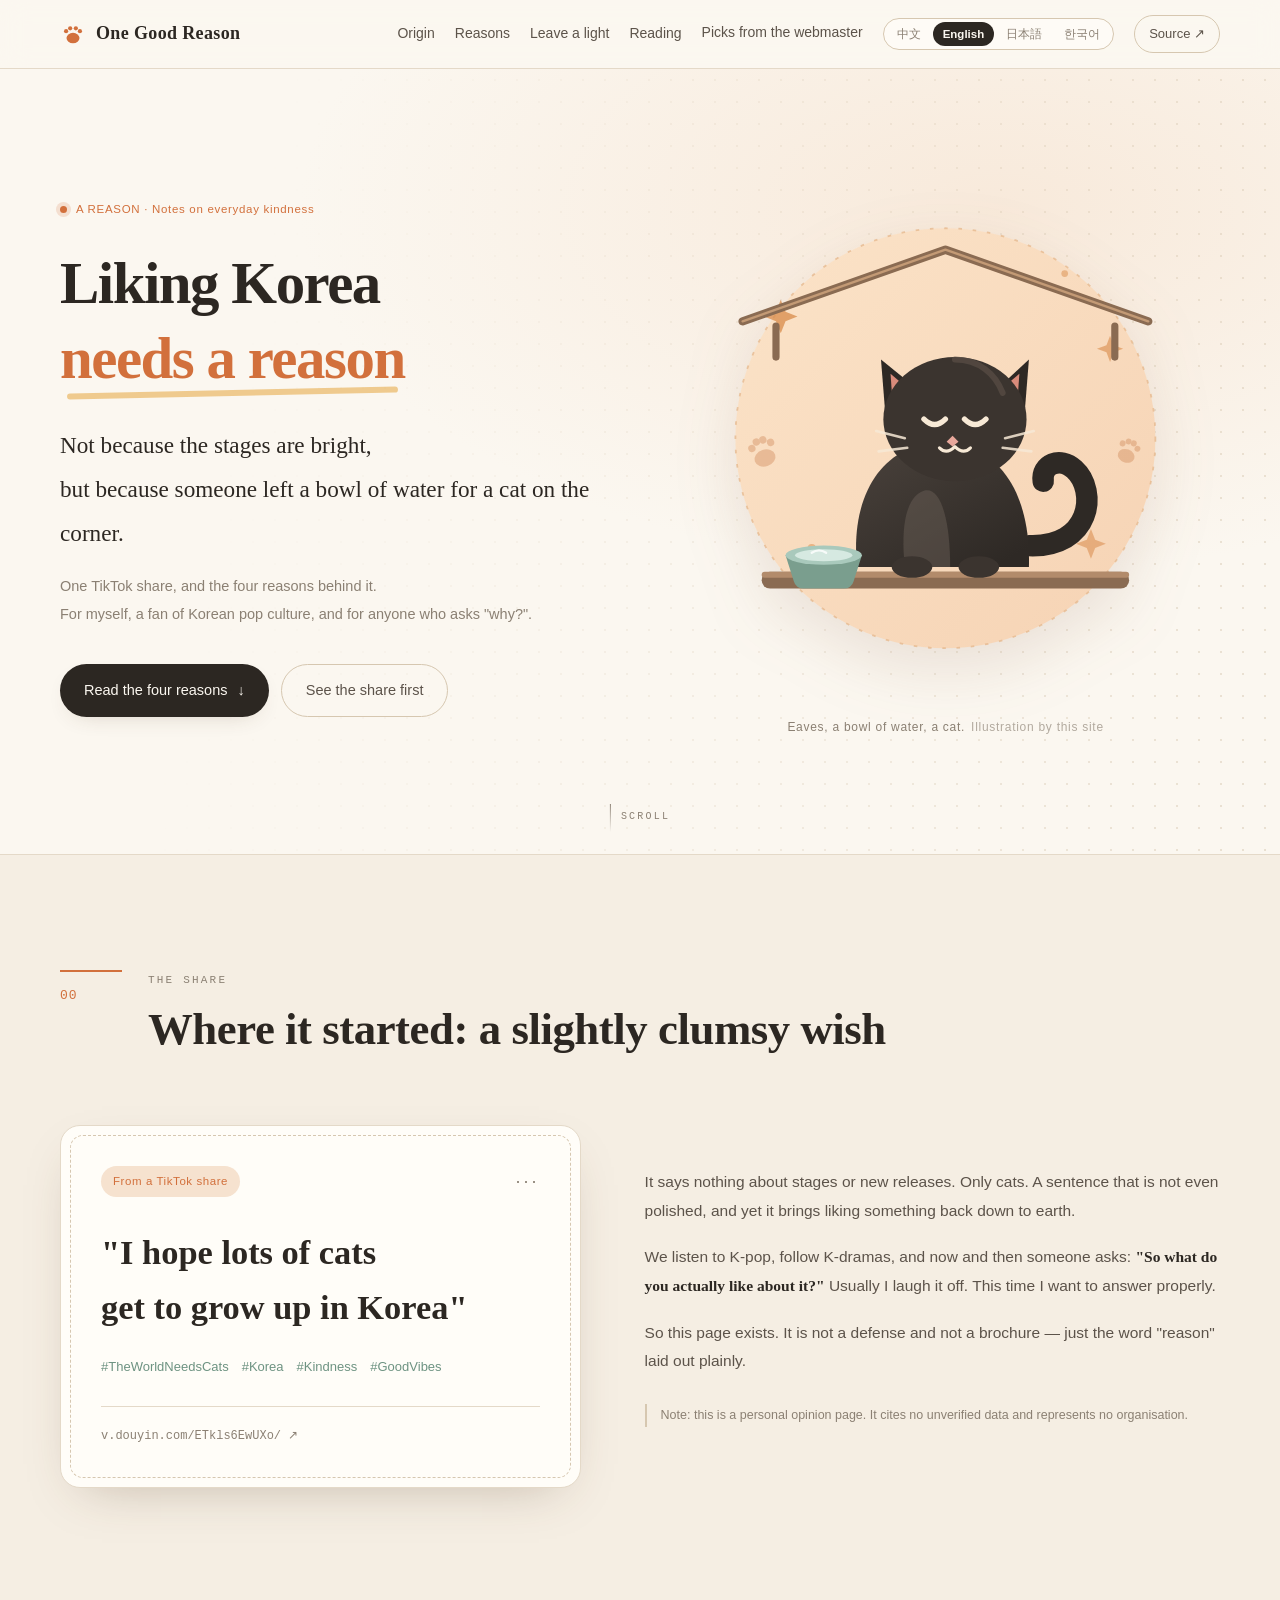
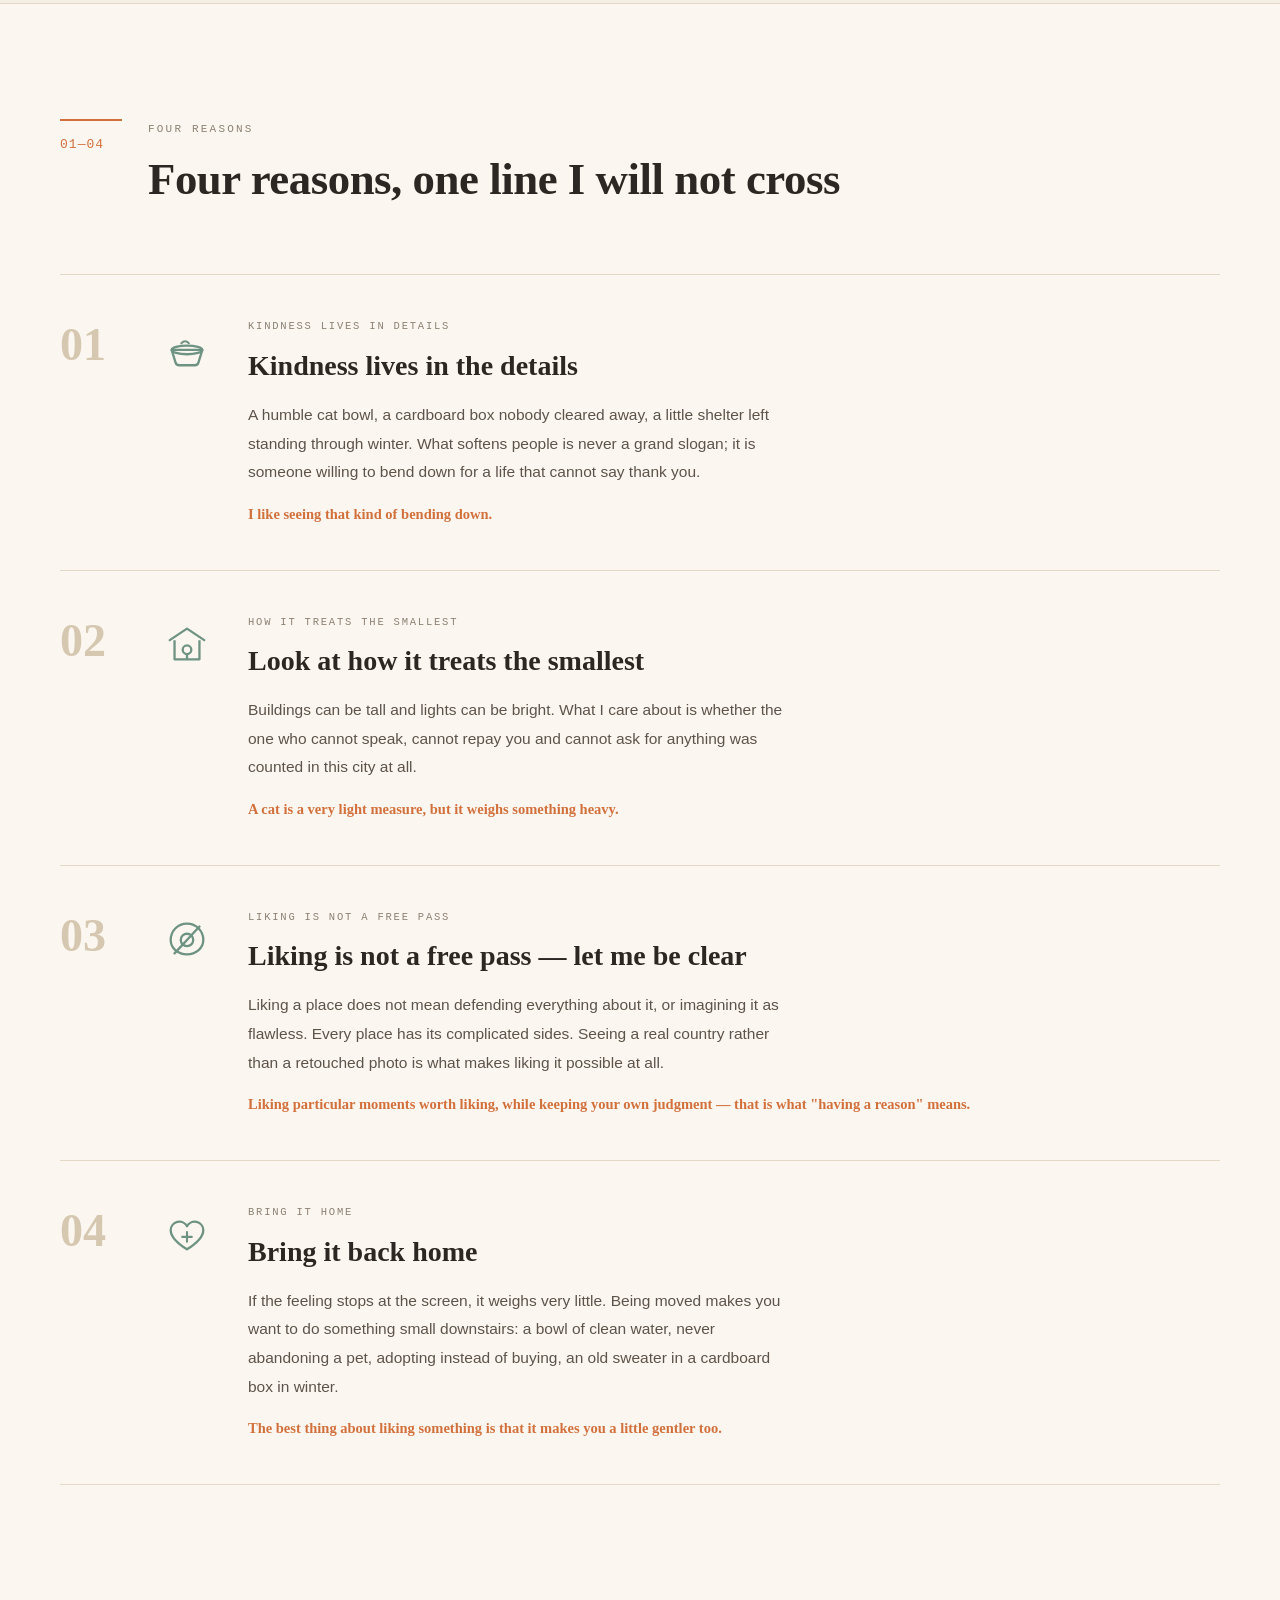
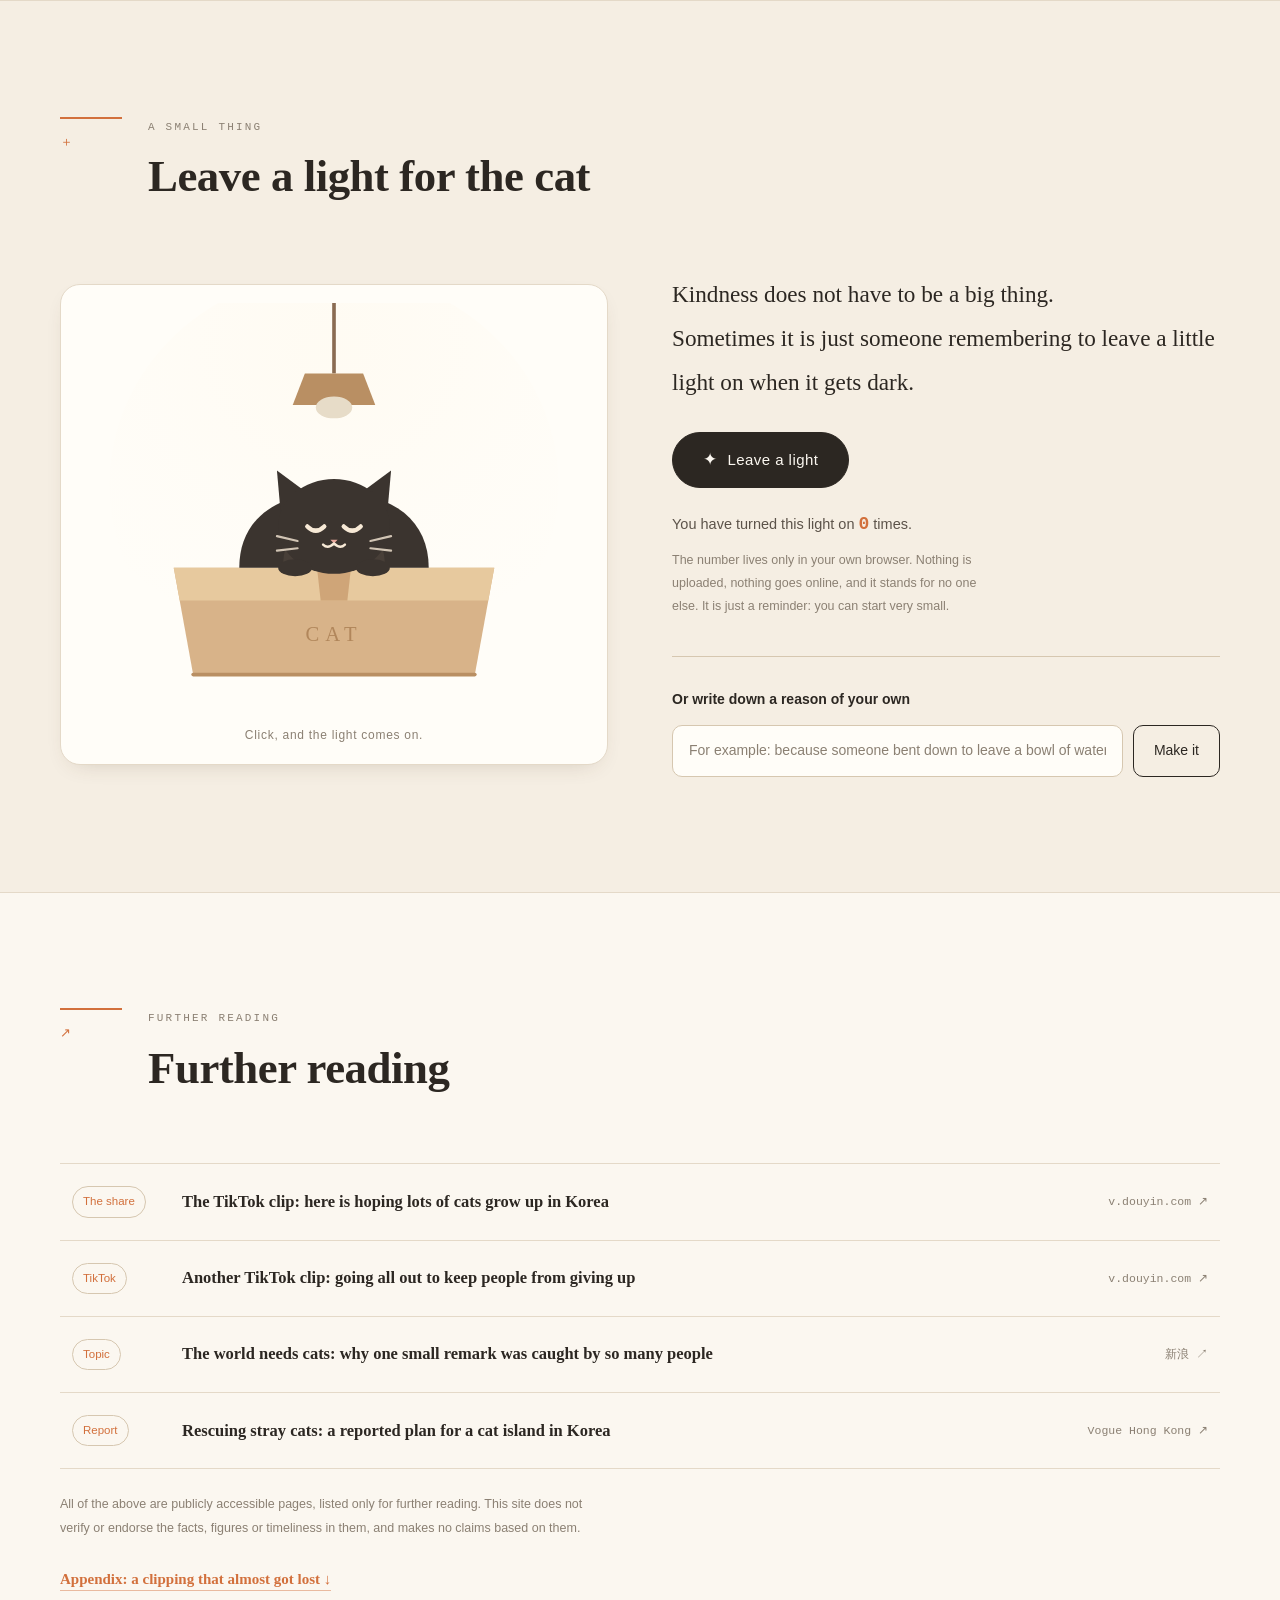
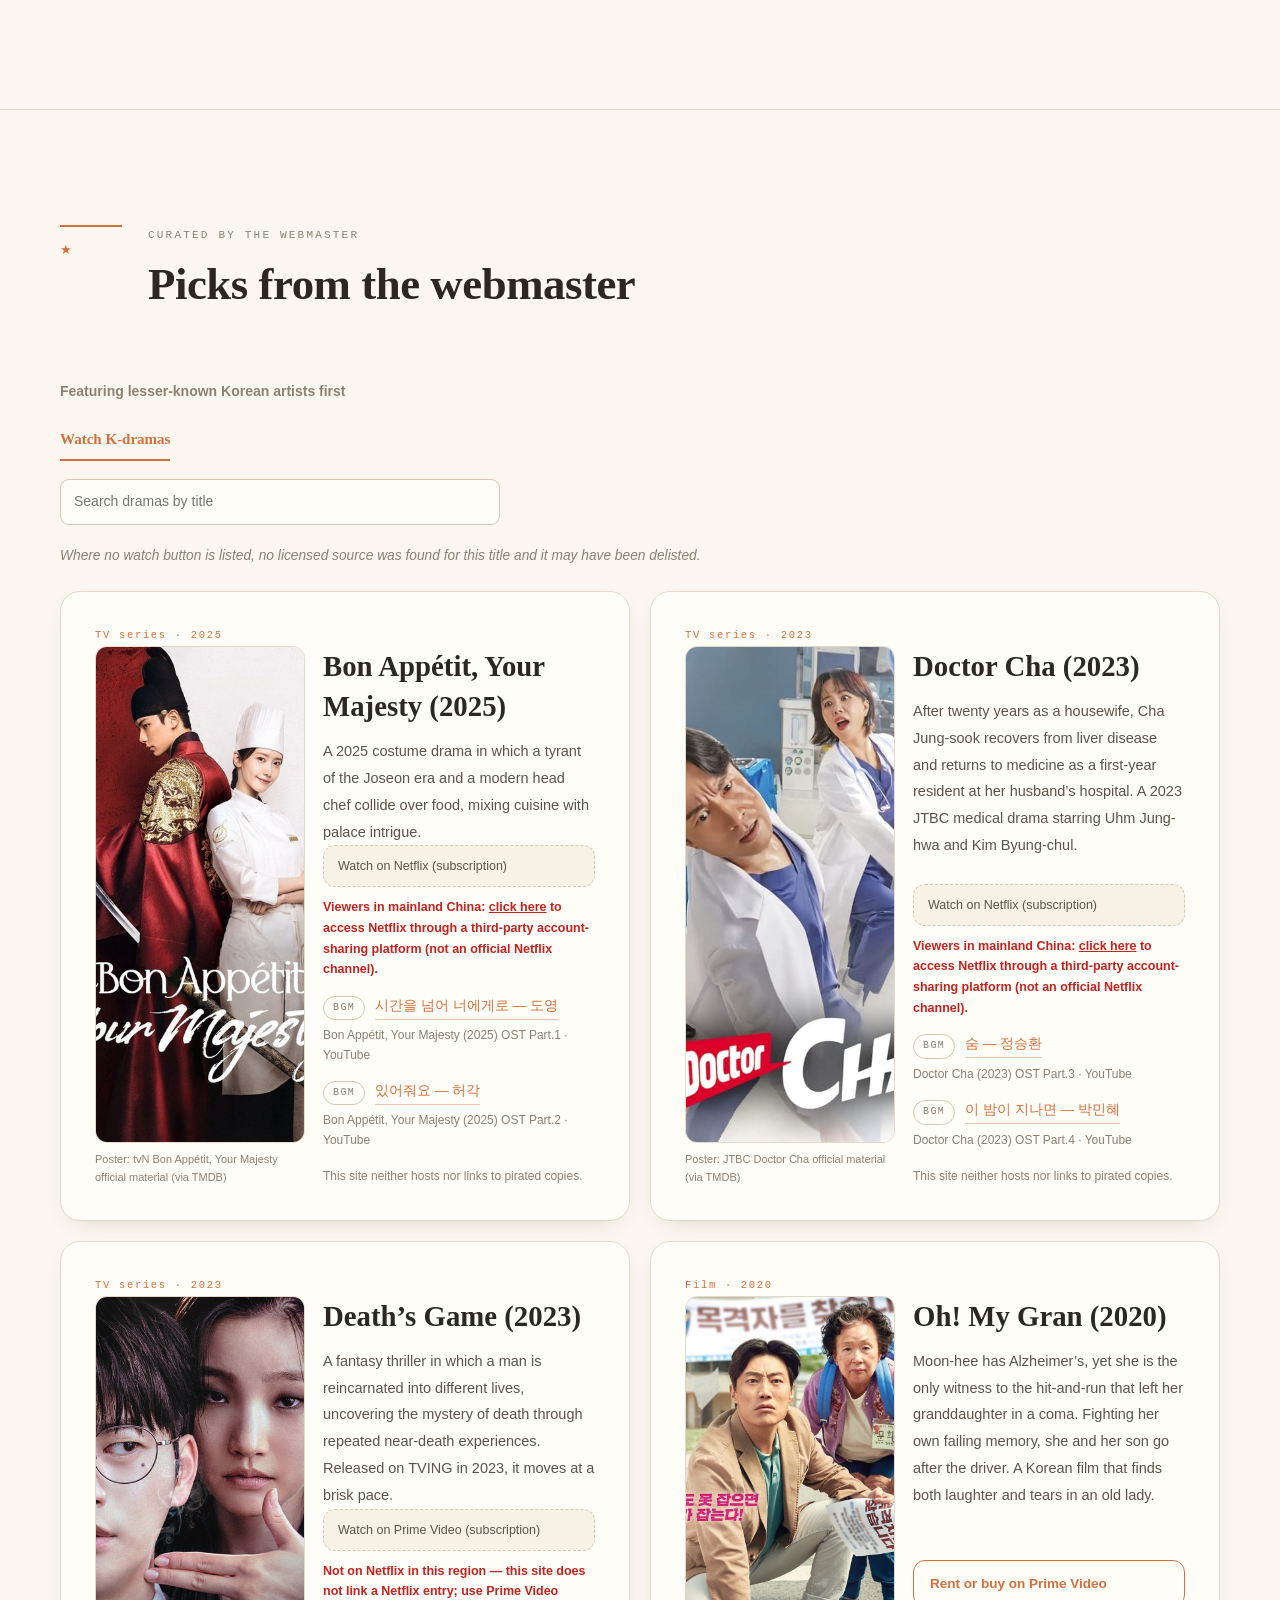
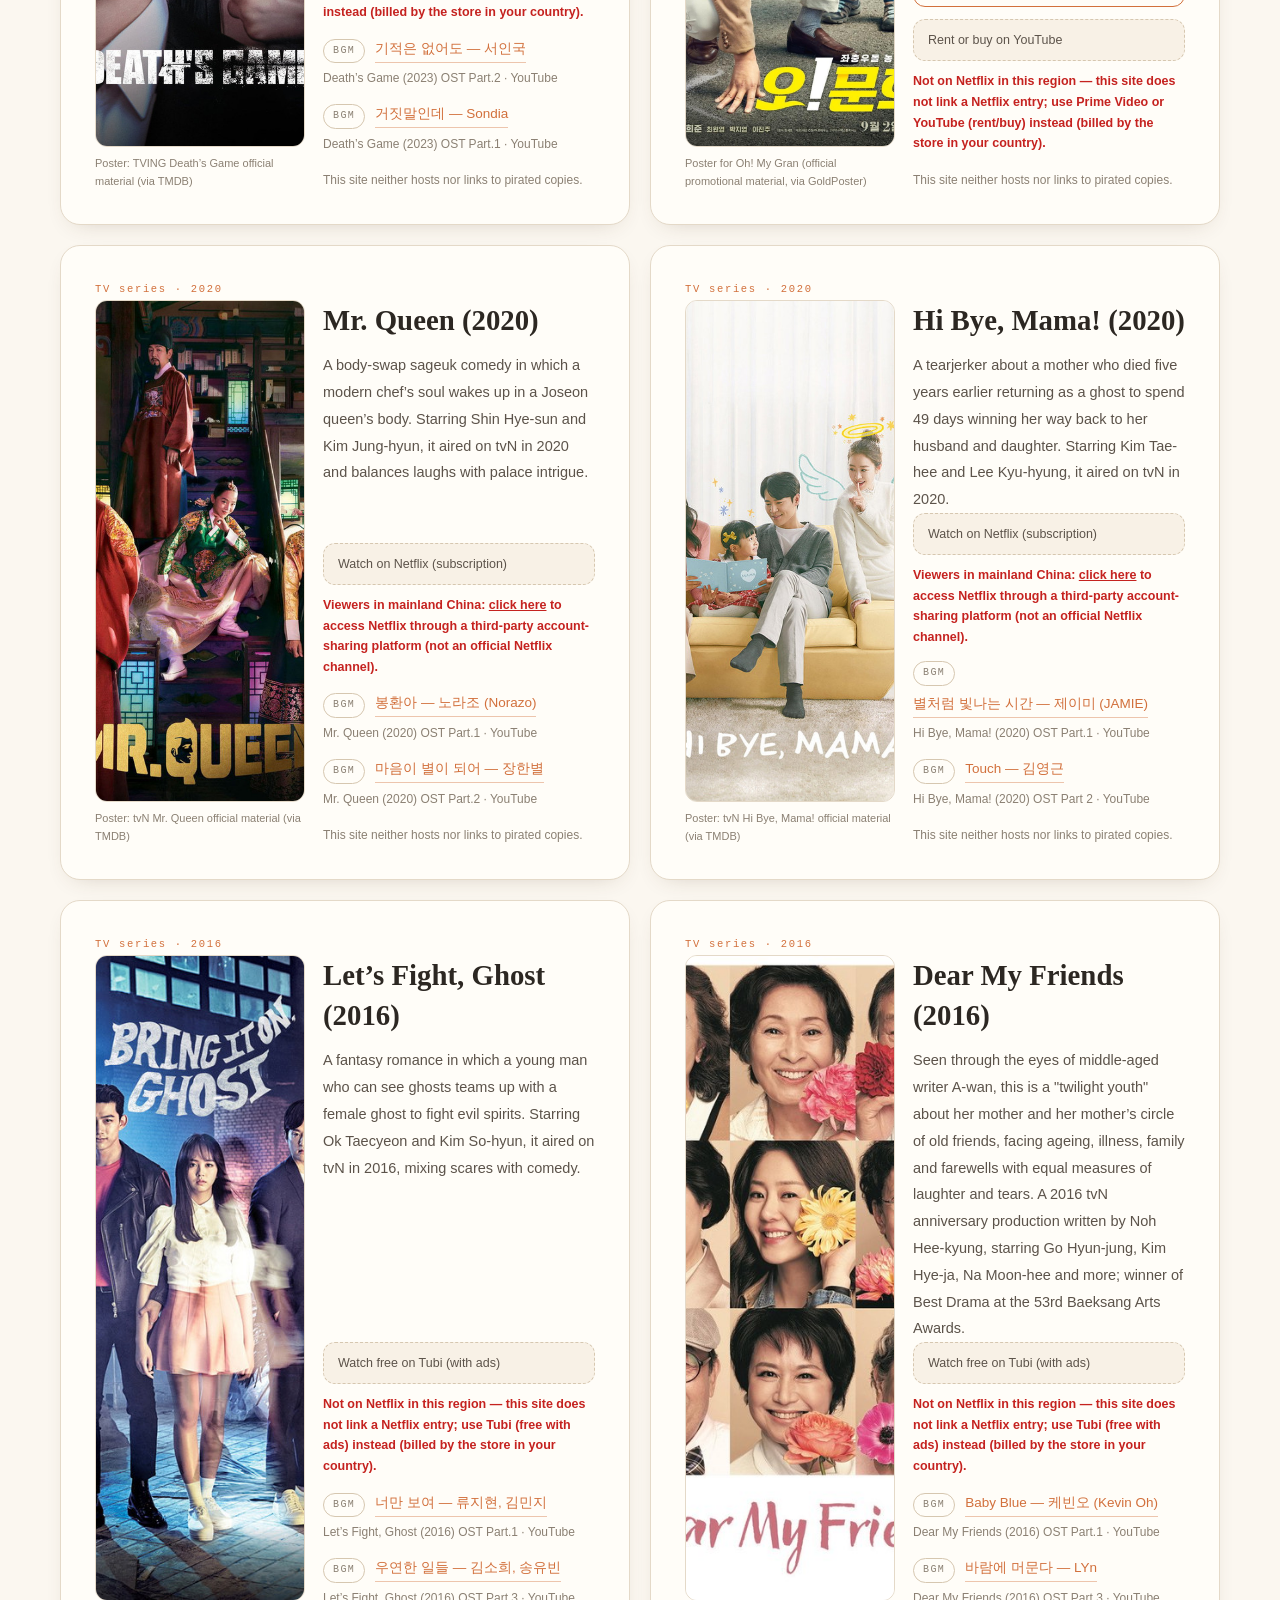
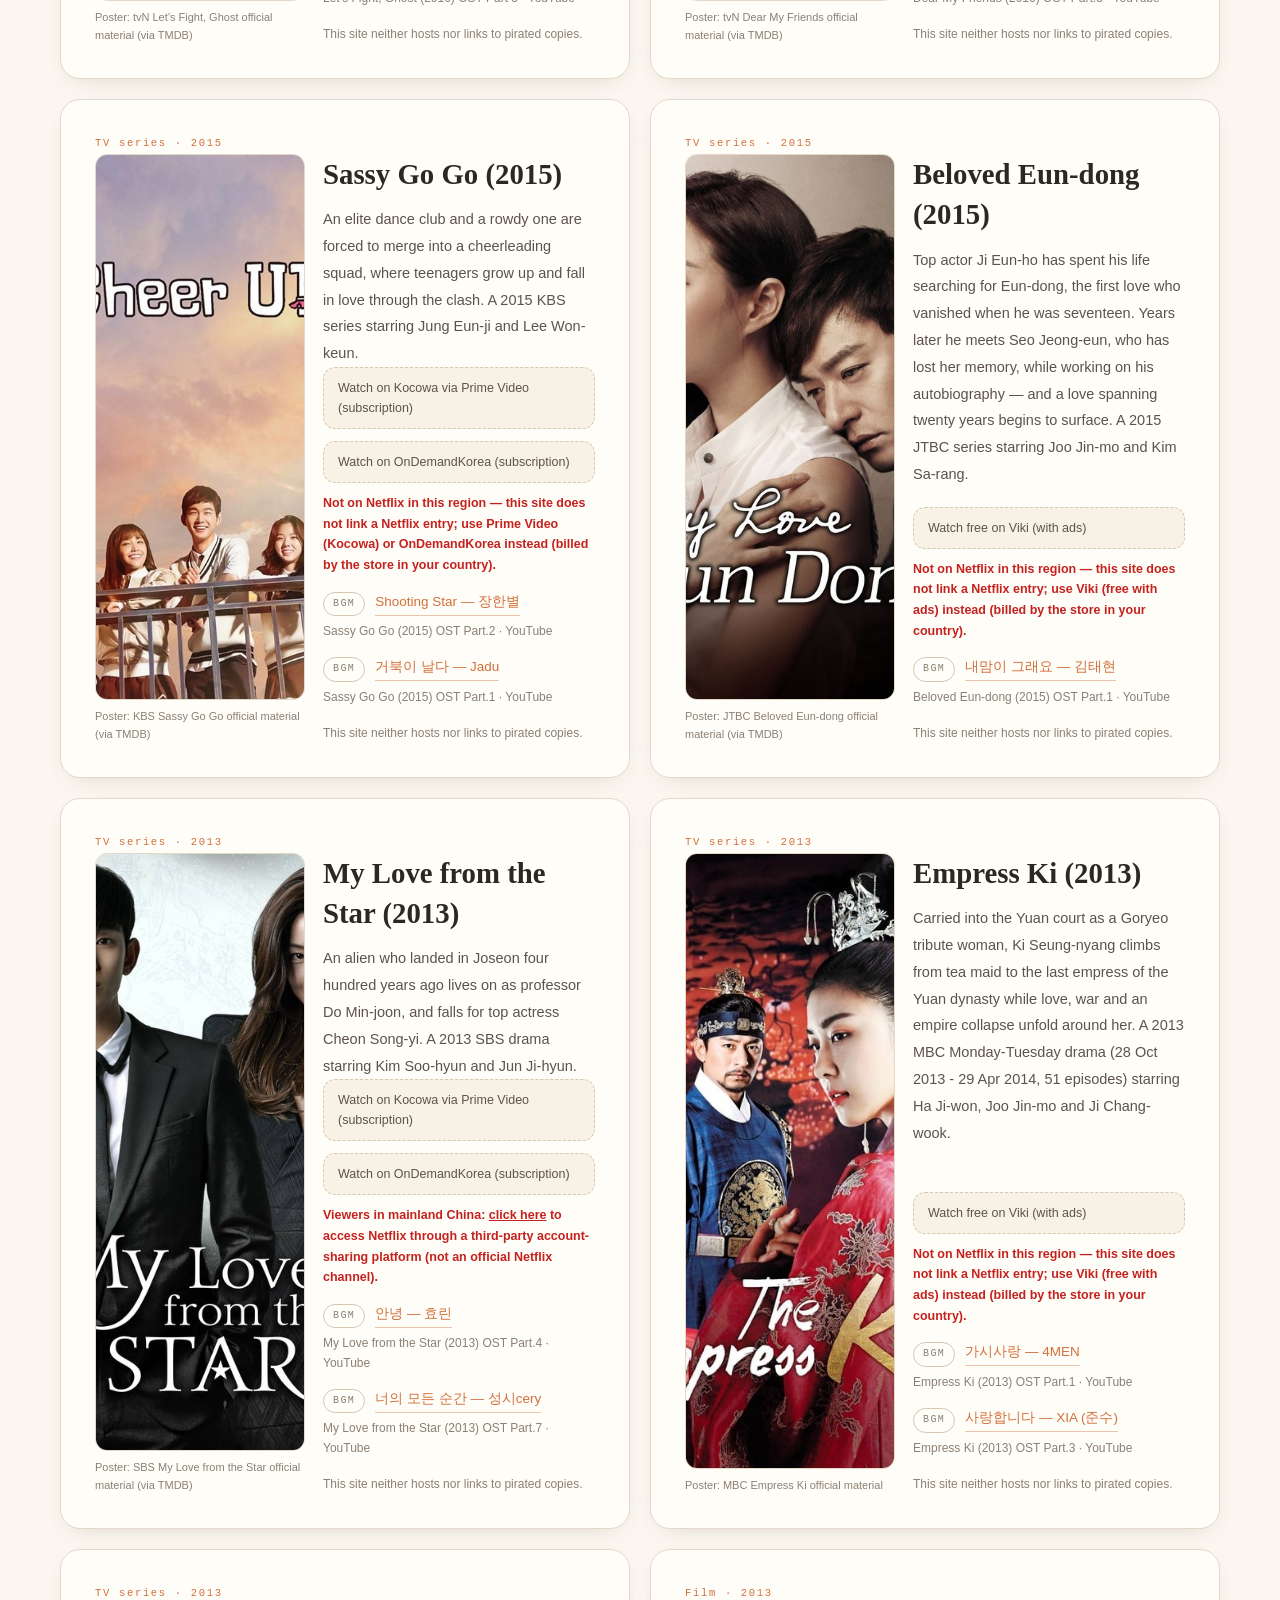
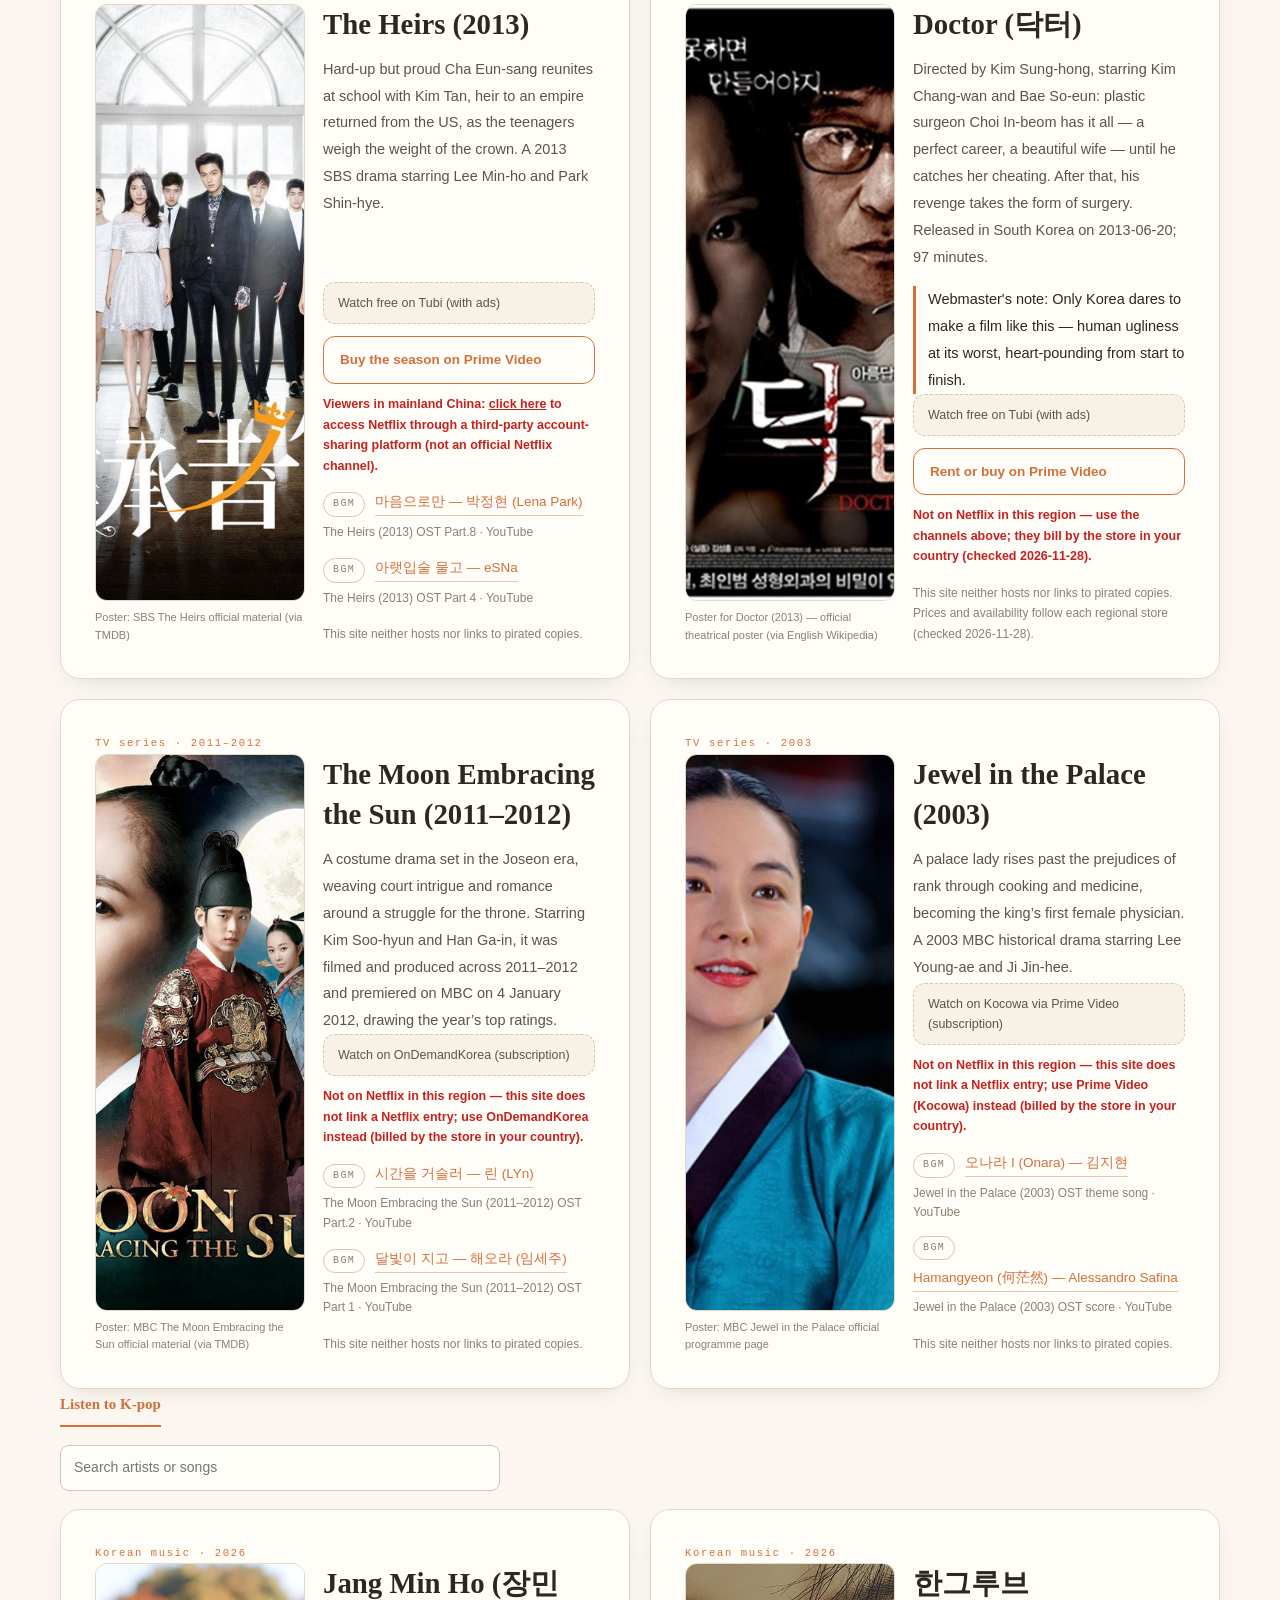
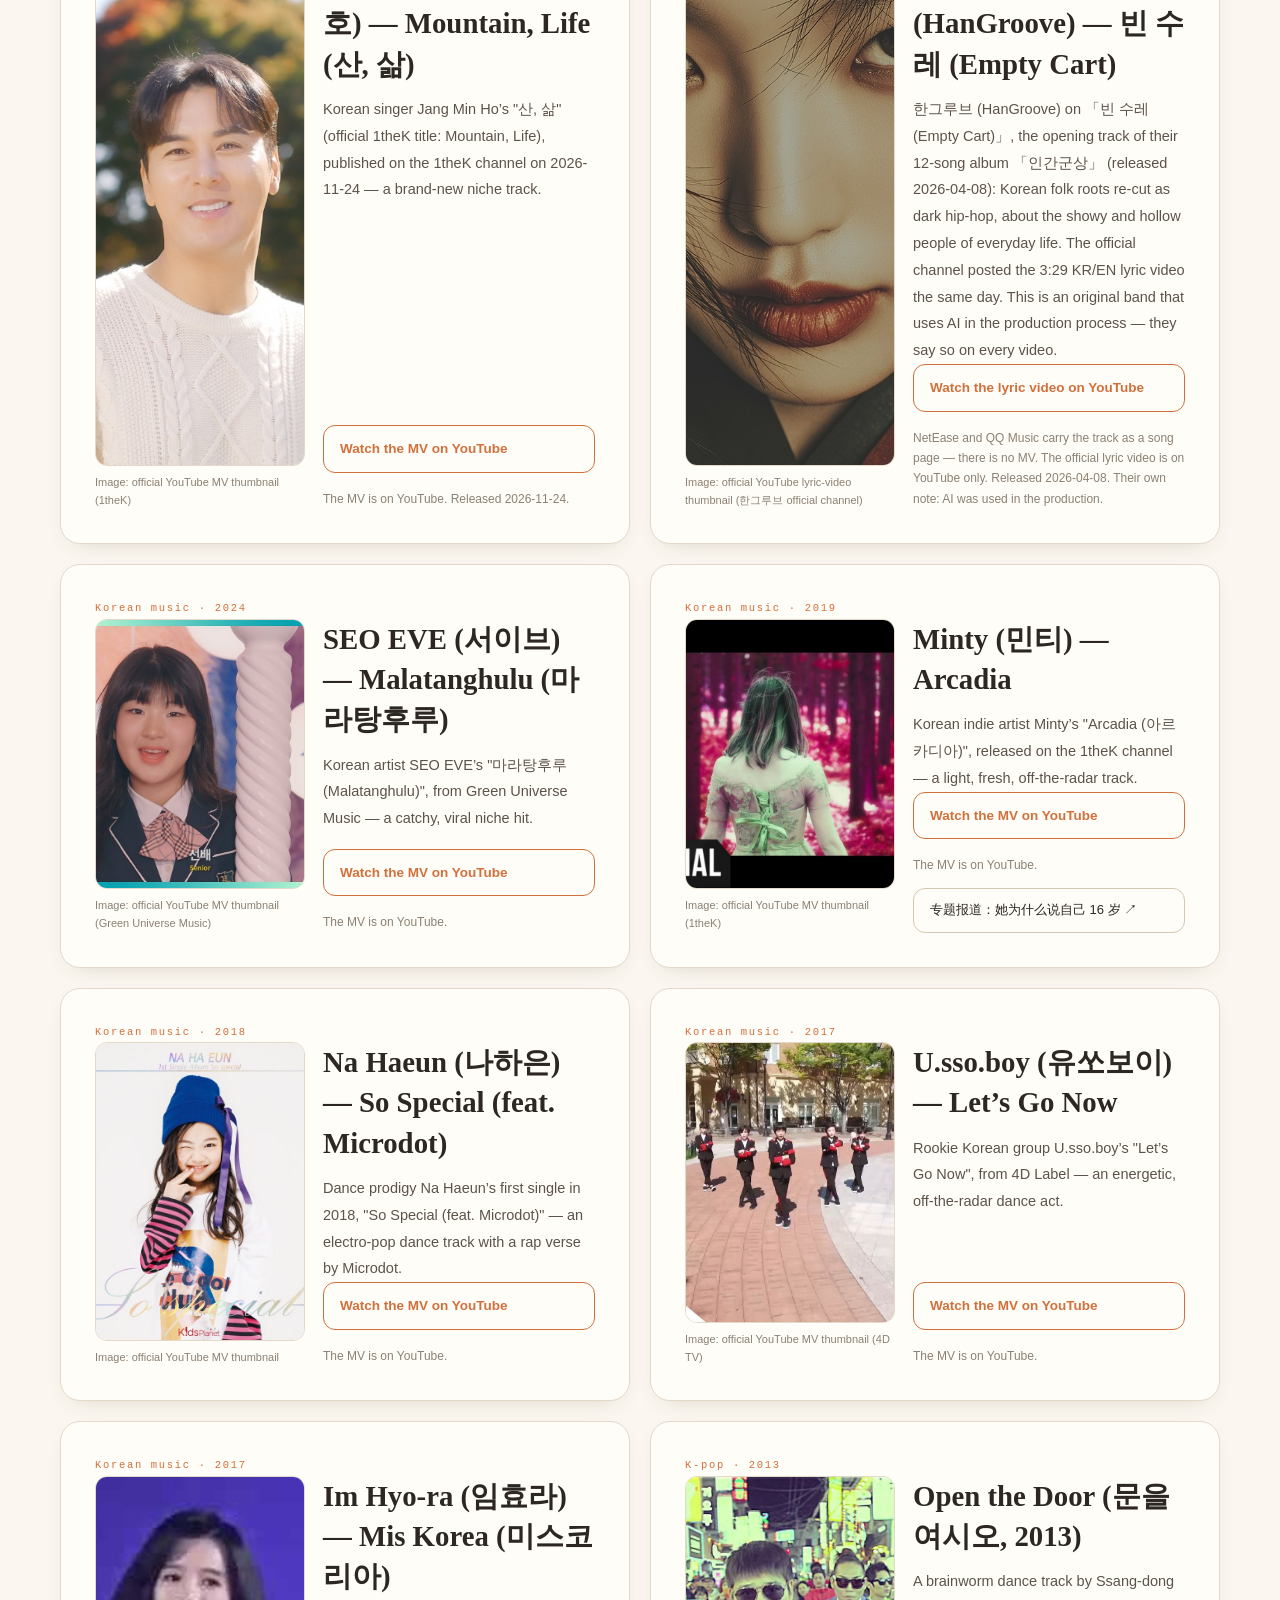
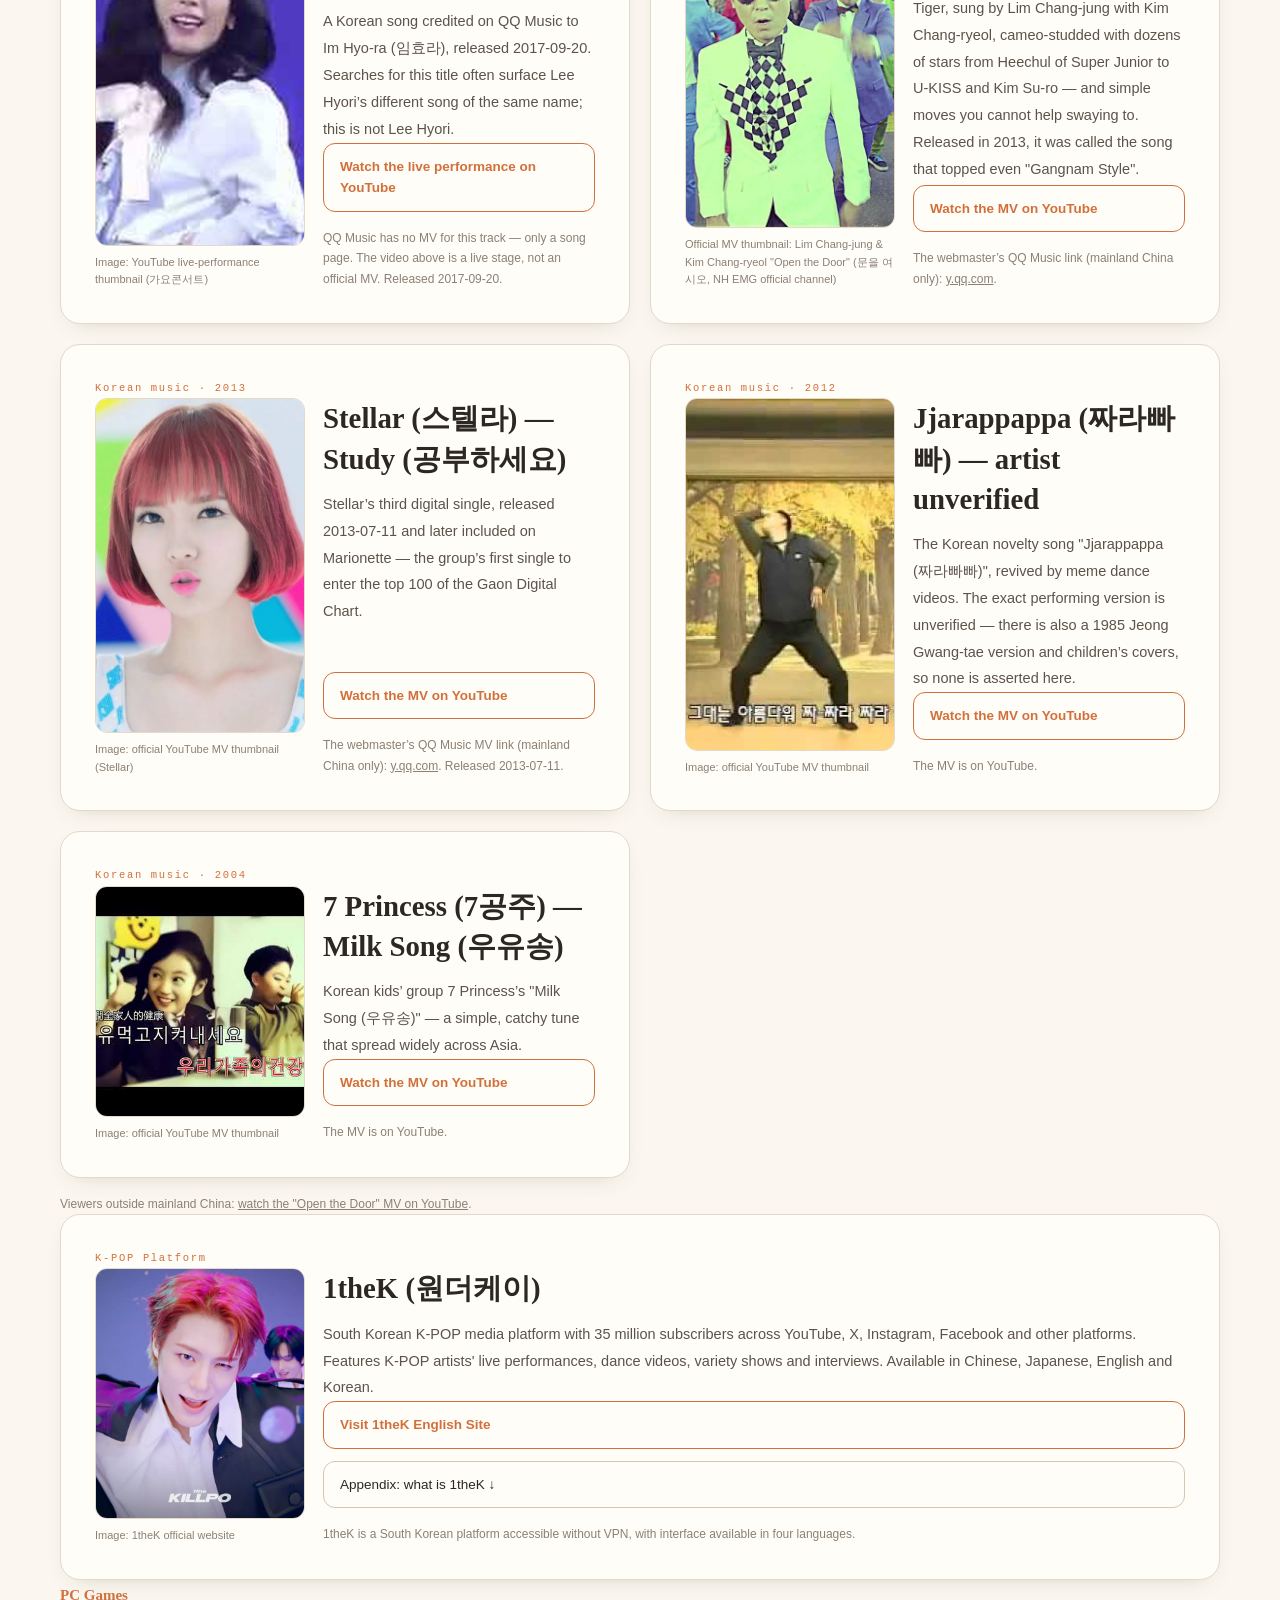
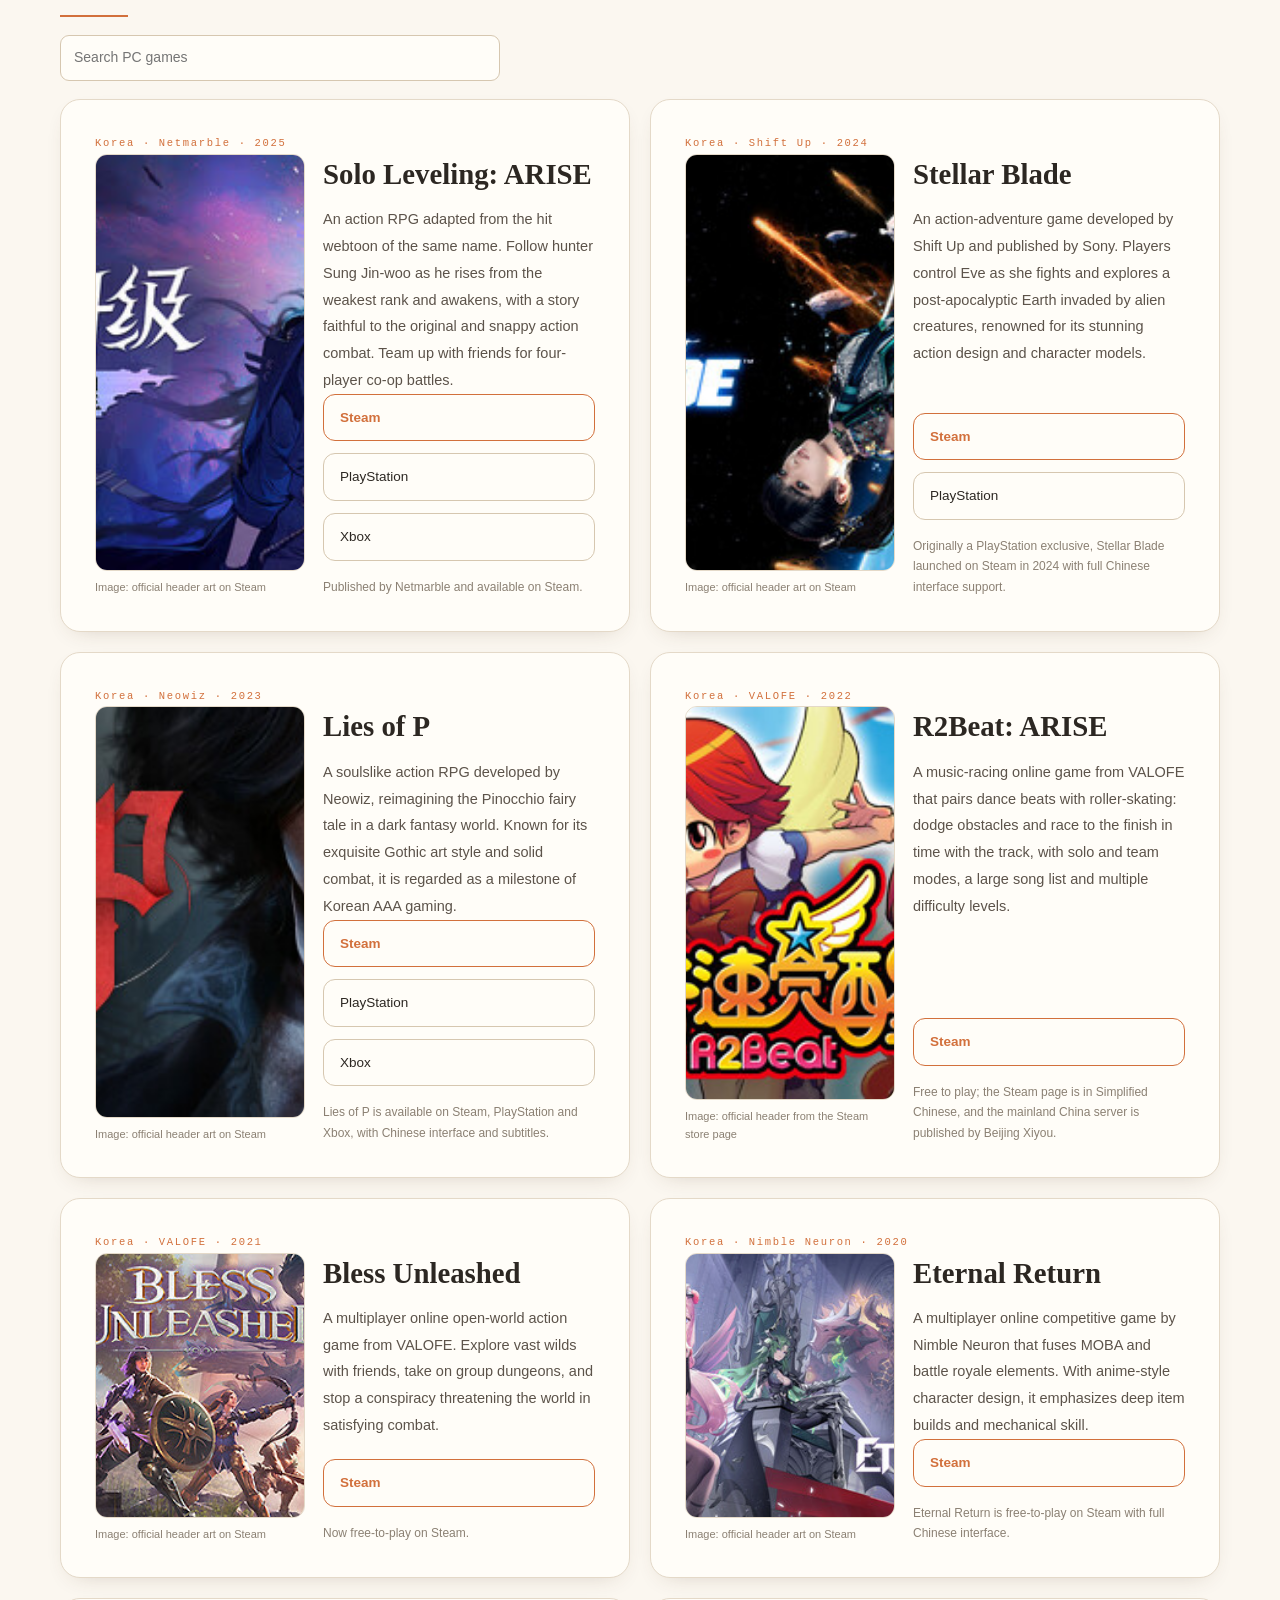
<file: en/index.html>
<!DOCTYPE html>
<!-- Generated by scripts/build-i18n.mjs from index.html. Do not edit by hand. -->
<html lang="en">
<head>
<meta charset="UTF-8">
<meta name="viewport" content="width=device-width, initial-scale=1">
<title data-i18n="meta.title">Why I Like Korea: Cats, Kindness and K-pop | One Good Reason</title>
<meta name="description" content="Why do people like Korea? One TikTok share about cats, kindness and K-pop, answered in four reasons — from the corner cat water bowl to the film Oh! My Gran. Liking a place can have a real reason, and still keep its judgment." data-i18n-content="meta.description">
<meta name="theme-color" content="#FBF7F0">
<meta property="og:type" content="website">
<meta property="og:title" content="Liking Korea Needs a Reason" data-i18n-content="meta.ogTitle">
<meta property="og:description" content="Not because the stages are bright, but because someone left a bowl of water for a cat on the corner." data-i18n-content="meta.ogDescription">
<meta property="og:url" content="https://dujeongil-galaxy.github.io/a-reason-for-korea/en/" data-i18n-ogurl>
<meta name="color-scheme" content="light dark">
<link rel="canonical" href="https://dujeongil-galaxy.github.io/a-reason-for-korea/en/" data-canonical>
<link rel="alternate" hreflang="zh" href="https://dujeongil-galaxy.github.io/a-reason-for-korea/">
<link rel="alternate" hreflang="en" href="https://dujeongil-galaxy.github.io/a-reason-for-korea/en/">
<link rel="alternate" hreflang="ja" href="https://dujeongil-galaxy.github.io/a-reason-for-korea/jp/">
<link rel="alternate" hreflang="ko" href="https://dujeongil-galaxy.github.io/a-reason-for-korea/ko/">
<link rel="alternate" hreflang="x-default" href="https://dujeongil-galaxy.github.io/a-reason-for-korea/">
<link rel="icon" href="../favicon.svg" type="image/svg+xml">
<link rel="sitemap" type="application/xml" title="Sitemap" href="/a-reason-for-korea/sitemap.xml">
<script type="application/ld+json" data-i18n="meta.jsonld">{"@context":"https://schema.org","@type":"WebSite","name":"One Good Reason","alternateName":"Why I Like Korea","url":"https://dujeongil-galaxy.github.io/a-reason-for-korea/en/","inLanguage":"en","description":"Why do people like Korea? One TikTok share about cats, kindness and K-pop, answered in four reasons — from the corner cat water bowl to the film Oh! My Gran.","keywords":["why I like Korea","K-pop","cats","kindness","Oh! My Gran"],"author":{"@type":"Organization","name":"One Good Reason"}}</script>
<link rel="stylesheet" href="../assets/styles.css">
<script>document.documentElement.classList.add('js');</script>
<meta name="google-adsense-account" content="ca-pub-5270311938787209">
<script async src="https://pagead2.googlesyndication.com/pagead/js/adsbygoogle.js?client=ca-pub-5270311938787209" crossorigin="anonymous"></script>
</head>
<body data-lang="en">
<a class="skip-link" href="#main" data-i18n="skip">Skip to content</a>

<header class="site-header">
  <div class="wrap header-inner">
    <a class="brand" href="#top" aria-label="Back to top" data-i18n-aria-label="aria.brand">
      <svg class="brand-mark" viewBox="0 0 32 32" aria-hidden="true">
        <ellipse cx="16" cy="21" rx="8" ry="6.4" fill="currentColor"/>
        <circle cx="7.5" cy="12.5" r="2.6" fill="currentColor"/>
        <circle cx="12.5" cy="9" r="2.6" fill="currentColor"/>
        <circle cx="19.5" cy="9" r="2.6" fill="currentColor"/>
        <circle cx="24.5" cy="12.5" r="2.6" fill="currentColor"/>
      </svg>
      <span data-i18n="brand">One Good Reason</span>
    </a>
    <nav class="site-nav" aria-label="Page navigation" data-i18n-aria-label="aria.nav">
      <a href="#origin" data-i18n="nav.origin">Origin</a>
      <a href="#reasons" data-i18n="nav.reasons">Reasons</a>
      <a href="#lamp" data-i18n="nav.lamp">Leave a light</a>
      <a href="#reading" data-i18n="nav.reading">Reading</a>
      <div class="nav-dropdown">
        <a href="#picks" data-i18n="nav.picks">Picks from the webmaster</a>
        <div class="nav-dropdown-menu">
          <a href="#picks-dramas" data-i18n="nav.picks.drama">Watch K-dramas</a>
          <a href="#picks-kpop" data-i18n="nav.picks.kpop">Listen to K-pop</a>
          <a href="#picks-pc-games" data-i18n="nav.picks.game">Play games</a>
          <a href="#picks-learn" data-i18n="nav.picks.learn">Learn Korean</a>
        </div>
      </div>
    </nav>
    <button class="nav-toggle" type="button" aria-expanded="false" aria-controls="mobile-nav" aria-label="Open the navigation menu" data-i18n-aria-label="aria.navToggle">
      <span class="nav-toggle-bars" aria-hidden="true"><i></i><i></i><i></i></span>
      <span class="nav-toggle-text" data-i18n="nav.toggle">Menu</span>
    </button>
    <div class="lang-switch" role="group" aria-label="Language" data-i18n-aria-label="aria.langSwitch">
      <a data-lang-link="zh" href="../" lang="zh"><span class="lang-long">中文</span><span class="lang-short" aria-hidden="true">CN</span></a>
      <a data-lang-link="en" href="../en/" lang="en" class="is-current" aria-current="page"><span class="lang-long">English</span><span class="lang-short" aria-hidden="true">EN</span></a>
      <a data-lang-link="jp" href="../jp/" lang="ja"><span class="lang-long">日本語</span><span class="lang-short" aria-hidden="true">JP</span></a>
      <a data-lang-link="ko" href="../ko/" lang="ko"><span class="lang-long">한국어</span><span class="lang-short" aria-hidden="true">KR</span></a>
    </div>
    <a class="header-repo" href="https://github.com/dujeongil-galaxy/a-reason-for-korea" target="_blank" rel="noopener noreferrer" aria-label="View source on GitHub (opens in a new tab)" data-i18n-aria-label="aria.repo" data-i18n="repo">Source <span aria-hidden="true">↗</span></a>
  </div>
  <!-- 手机端导航：一级=菜单键 · 二级=导航项 · 三级=站长推荐子项（从左侧展开） -->
  <div class="mobile-nav" id="mobile-nav" hidden>
    <div class="wrap mobile-nav-stack">
      <nav class="mobile-nav-pane mobile-nav-pane-main" aria-label="Page navigation" data-i18n-aria-label="aria.navMobile">
        <a class="mobile-nav-item" href="#origin" data-i18n="nav.origin">Origin</a>
        <a class="mobile-nav-item" href="#reasons" data-i18n="nav.reasons">Reasons</a>
        <a class="mobile-nav-item" href="#lamp" data-i18n="nav.lamp">Leave a light</a>
        <a class="mobile-nav-item" href="#reading" data-i18n="nav.reading">Reading</a>
        <button class="mobile-nav-item mobile-nav-parent" type="button" aria-expanded="false" aria-controls="mobile-nav-picks">
          <span data-i18n="nav.picks">Picks from the webmaster</span>
          <span class="mobile-nav-caret" aria-hidden="true"></span>
        </button>
      </nav>
      <nav class="mobile-nav-pane mobile-nav-pane-sub" id="mobile-nav-picks" aria-label="Picks from the webmaster" data-i18n-aria-label="aria.navPicks" hidden>
        <button class="mobile-nav-back" type="button">
          <span class="mobile-nav-back-arrow" aria-hidden="true"></span>
          <span data-i18n="nav.back">Back</span>
        </button>
        <a class="mobile-nav-item mobile-nav-subitem" href="#picks-dramas" data-i18n="nav.picks.drama">Watch K-dramas</a>
        <a class="mobile-nav-item mobile-nav-subitem" href="#picks-kpop" data-i18n="nav.picks.kpop">Listen to K-pop</a>
        <a class="mobile-nav-item mobile-nav-subitem" href="#picks-pc-games" data-i18n="nav.picks.game">Play games</a>
        <a class="mobile-nav-item mobile-nav-subitem" href="#picks-learn" data-i18n="nav.picks.learn">Learn Korean</a>
      </nav>
    </div>
  </div>
</header>

<main id="main">
  <section class="hero" id="top">
    <div class="hero-grain" aria-hidden="true"></div>
    <div class="wrap hero-inner">
      <div class="hero-copy">
        <p class="eyebrow"><span class="eyebrow-dot" aria-hidden="true"></span><span data-i18n="hero.eyebrow">A REASON · Notes on everyday kindness</span></p>
        <h1 data-i18n="hero.title">Liking Korea<br><em>needs a reason</em></h1>
        <p class="hero-lede" data-i18n="hero.lede">Not because the stages are bright,<br>but because someone left a bowl of water for a cat on the corner.</p>
        <p class="hero-sub" data-i18n="hero.sub">One TikTok share, and the four reasons behind it.<br class="only-wide">For myself, a fan of Korean pop culture, and for anyone who asks "why?".</p>
        <div class="hero-actions">
          <a class="btn btn-primary" href="#reasons" data-i18n="hero.cta1">Read the four reasons <span aria-hidden="true">↓</span></a>
          <a class="btn btn-ghost" href="#origin" data-i18n="hero.cta2">See the share first</a>
        </div>
      </div>

      <figure class="hero-art" aria-label="Illustration: a cat sitting under the eaves, with a bowl of water" data-i18n-aria-label="aria.heroArt" role="img">
        <svg viewBox="0 0 460 460" class="cat-scene" aria-hidden="true">
          <defs>
            <linearGradient id="skyGlow" x1="0" y1="0" x2="1" y2="1">
              <stop offset="0%" stop-color="#FBE3C8"/>
              <stop offset="100%" stop-color="#F6D3B4"/>
            </linearGradient>
            <linearGradient id="catBody" x1="0" y1="0" x2="0.8" y2="1">
              <stop offset="0%" stop-color="#4A423C"/>
              <stop offset="100%" stop-color="#2E2925"/>
            </linearGradient>
          </defs>

          <circle cx="230" cy="224" r="176" fill="url(#skyGlow)"/>
          <circle cx="230" cy="224" r="176" fill="none" stroke="#E7B98F" stroke-width="1.5" stroke-dasharray="3 9" opacity=".8"/>

          <g class="sparkles" fill="#D98B4A">
            <path d="M92 108 l4 10 10 4 -10 4 -4 10 -4 -10 -10 -4 10 -4z" opacity=".75"/>
            <path d="M368 138 l3 8 8 3 -8 3 -3 8 -3 -8 -8 -3 8 -3z" opacity=".6"/>
            <path d="M352 300 l3.5 9 9 3.5 -9 3.5 -3.5 9 -3.5 -9 -9 -3.5 9 -3.5z" opacity=".55"/>
            <circle cx="118" cy="316" r="3.4" opacity=".5"/>
            <circle cx="330" cy="86" r="2.8" opacity=".5"/>
          </g>

          <g class="paw-deco" fill="#C87844" opacity=".34">
            <g transform="translate(76,232) rotate(-18)">
              <ellipse cx="0" cy="9" rx="9" ry="7"/><circle cx="-8" cy="-2" r="3.1"/><circle cx="-2.8" cy="-6" r="3.1"/><circle cx="3" cy="-6" r="3.1"/><circle cx="8.5" cy="-2" r="3.1"/>
            </g>
            <g transform="translate(384,232) rotate(20) scale(.8)">
              <ellipse cx="0" cy="9" rx="9" ry="7"/><circle cx="-8" cy="-2" r="3.1"/><circle cx="-2.8" cy="-6" r="3.1"/><circle cx="3" cy="-6" r="3.1"/><circle cx="8.5" cy="-2" r="3.1"/>
            </g>
          </g>

          <!-- eaves -->
          <path d="M60 126 L230 66 L400 126" fill="none" stroke="#8A6B52" stroke-width="7" stroke-linecap="round" stroke-linejoin="round"/>
          <path d="M60 126 L230 66 L400 126" fill="none" stroke="#C39A75" stroke-width="2" stroke-linecap="round" stroke-linejoin="round"/>
          <path d="M88 130 L88 156 M372 130 L372 156" stroke="#8A6B52" stroke-width="6" stroke-linecap="round"/>

          <!-- ledge -->
          <rect x="76" y="336" width="308" height="14" rx="7" fill="#8A6B52"/>
          <rect x="76" y="336" width="308" height="5" rx="2.5" fill="#B28B6B"/>

          <!-- tail -->
          <path class="cat-tail" d="M300 314 C352 316 358 268 338 250 C326 239 310 246 312 260" fill="none" stroke="#2E2925" stroke-width="18" stroke-linecap="round"/>

          <!-- cat body -->
          <path d="M156 332 C150 276 174 232 220 228 C268 224 302 262 300 332 Z" fill="url(#catBody)"/>
          <path d="M196 332 C192 296 198 272 212 268 C226 264 234 292 234 332 Z" fill="#6E625A" opacity=".45"/>

          <!-- cat head -->
          <g class="cat-head">
            <path d="M180 208 L176 158 L208 184 Z" fill="#2E2925"/>
            <path d="M186 198 L184 170 L204 187 Z" fill="#D98B7B"/>
            <path d="M272 184 L300 158 L296 208 Z" fill="#2E2925"/>
            <path d="M272 187 L292 170 L290 198 Z" fill="#D98B7B"/>
            <ellipse cx="238" cy="208" rx="60" ry="52" fill="#3B342F"/>
            <path d="M238 158 C258 158 272 170 278 186" fill="none" stroke="#5A4F47" stroke-width="5" stroke-linecap="round" opacity=".7"/>
            <path class="eyes-closed" d="M212 208 q9 9 18 0 M246 208 q9 9 18 0" fill="none" stroke="#F7E9D6" stroke-width="4.5" stroke-linecap="round"/>
            <path d="M236 222 l5 5 -5 4 -5 -4 z" fill="#E8A79B"/>
            <path d="M238 231 q-7 7 -13 1 M238 231 q7 7 13 1" fill="none" stroke="#F7E9D6" stroke-width="2.6" stroke-linecap="round"/>
            <path d="M196 224 l-24 -6 M198 232 l-24 3 M280 224 l24 -6 M278 232 l24 3" stroke="#F7E9D6" stroke-width="2.2" stroke-linecap="round" opacity=".85"/>
          </g>

          <!-- paws -->
          <ellipse cx="202" cy="332" rx="17" ry="9" fill="#3B342F"/>
          <ellipse cx="258" cy="332" rx="17" ry="9" fill="#3B342F"/>

          <!-- water bowl -->
          <g>
            <path d="M96 322 h64 l-7 22 a8 8 0 0 1 -8 6 h-34 a8 8 0 0 1 -8 -6 z" fill="#7A9E8E"/>
            <ellipse cx="128" cy="322" rx="32" ry="8" fill="#A9C9BC"/>
            <ellipse cx="128" cy="322" rx="24" ry="5" fill="#D6E9E1"/>
            <path d="M118 320 q6 -4 12 0" fill="none" stroke="#FFFFFF" stroke-width="2" stroke-linecap="round" opacity=".8"/>
          </g>
        </svg>
        <figcaption data-i18n="hero.caption">Eaves, a bowl of water, a cat.<span>Illustration by this site</span></figcaption>
      </figure>
    </div>
    <div class="scroll-hint" aria-hidden="true"><span class="scroll-line"></span><span data-i18n="scroll.hint">SCROLL</span></div>
  </section>

  <section class="section origin" id="origin">
    <div class="wrap">
      <div class="section-head reveal">
        <span class="section-no">00</span>
        <div>
          <p class="section-kicker" data-i18n="origin.kicker">THE SHARE</p>
          <h2 data-i18n="origin.head">Where it started: a slightly clumsy wish</h2>
        </div>
      </div>
      <div class="origin-grid">
        <blockquote class="share-card reveal">
          <div class="share-card-top">
            <span class="share-badge" data-i18n="origin.badge">From a TikTok share</span>
            <span class="share-dots" aria-hidden="true">···</span>
          </div>
          <p class="share-quote" data-i18n="origin.quote">"I hope lots of cats<br>get to grow up in Korea"</p>
          <p class="share-tags" data-i18n="origin.tags">#TheWorldNeedsCats　#Korea　#Kindness　#GoodVibes</p>
          <a class="share-link" href="https://v.douyin.com/ETkls6EwUXo/" target="_blank" rel="noopener noreferrer">v.douyin.com/ETkls6EwUXo/ <span aria-hidden="true">↗</span></a>
        </blockquote>
        <div class="origin-text reveal">
          <p data-i18n="origin.p1">It says nothing about stages or new releases. Only cats. A sentence that is not even polished, and yet it brings liking something back down to earth.</p>
          <p data-i18n="origin.p2">We listen to K-pop, follow K-dramas, and now and then someone asks: <em>"So what do you actually like about it?"</em> Usually I laugh it off. This time I want to answer properly.</p>
          <p data-i18n="origin.p3">So this page exists. It is not a defense and not a brochure — just the word "reason" laid out plainly.</p>
          <p class="origin-note" data-i18n="origin.note">Note: this is a personal opinion page. It cites no unverified data and represents no organisation.</p>
        </div>
      </div>
    </div>
  </section>

  <section class="section reasons" id="reasons">
    <div class="wrap">
      <div class="section-head reveal">
        <span class="section-no">01—04</span>
        <div>
          <p class="section-kicker" data-i18n="reasons.kicker">FOUR REASONS</p>
          <h2 data-i18n="reasons.head">Four reasons, one line I will not cross</h2>
        </div>
      </div>

      <ol class="reason-list">
        <li class="reason reveal">
          <div class="reason-index" aria-hidden="true">01</div>
          <div class="reason-icon" aria-hidden="true">
            <svg viewBox="0 0 48 48"><path d="M8 26h32l-4 13a4 4 0 0 1-4 3H16a4 4 0 0 1-4-3z" fill="none" stroke="currentColor" stroke-width="2.4" stroke-linejoin="round"/><ellipse cx="24" cy="26" rx="16" ry="4.5" fill="none" stroke="currentColor" stroke-width="2.4"/><path d="M18 19q4-4 8 0" fill="none" stroke="currentColor" stroke-width="2" stroke-linecap="round"/></svg>
          </div>
          <div class="reason-body">
            <p class="reason-en" data-i18n="r1.kicker">KINDNESS LIVES IN DETAILS</p>
            <h3 data-i18n="r1.title">Kindness lives in the details</h3>
            <p data-i18n="r1.body">A humble cat bowl, a cardboard box nobody cleared away, a little shelter left standing through winter. What softens people is never a grand slogan; it is someone willing to bend down for a life that cannot say thank you.</p>
            <p class="reason-aside" data-i18n="r1.aside">I like seeing that kind of bending down.</p>
          </div>
        </li>

        <li class="reason reveal">
          <div class="reason-index" aria-hidden="true">02</div>
          <div class="reason-icon" aria-hidden="true">
            <svg viewBox="0 0 48 48"><path d="M6 20 24 8l18 12" fill="none" stroke="currentColor" stroke-width="2.4" stroke-linecap="round" stroke-linejoin="round"/><path d="M11 20v20h26V20" fill="none" stroke="currentColor" stroke-width="2.4" stroke-linejoin="round"/><circle cx="24" cy="30" r="4.5" fill="none" stroke="currentColor" stroke-width="2.4"/><path d="M24 34.5v5" stroke="currentColor" stroke-width="2.4" stroke-linecap="round"/></svg>
          </div>
          <div class="reason-body">
            <p class="reason-en" data-i18n="r2.kicker">HOW IT TREATS THE SMALLEST</p>
            <h3 data-i18n="r2.title">Look at how it treats the smallest</h3>
            <p data-i18n="r2.body">Buildings can be tall and lights can be bright. What I care about is whether the one who cannot speak, cannot repay you and cannot ask for anything was counted in this city at all.</p>
            <p class="reason-aside" data-i18n="r2.aside">A cat is a very light measure, but it weighs something heavy.</p>
          </div>
        </li>

        <li class="reason reveal">
          <div class="reason-index" aria-hidden="true">03</div>
          <div class="reason-icon" aria-hidden="true">
            <svg viewBox="0 0 48 48"><path d="M24 8C14 8 7 16 7 25c0 9 8 15 17 15s17-6 17-15C41 16 34 8 24 8z" fill="none" stroke="currentColor" stroke-width="2.4"/><circle cx="24" cy="25" r="6.5" fill="none" stroke="currentColor" stroke-width="2.4"/><path d="M11 39 37 11" stroke="currentColor" stroke-width="2.4" stroke-linecap="round"/></svg>
          </div>
          <div class="reason-body">
            <p class="reason-en" data-i18n="r3.kicker">LIKING IS NOT A FREE PASS</p>
            <h3 data-i18n="r3.title">Liking is not a free pass — let me be clear</h3>
            <p data-i18n="r3.body">Liking a place does not mean defending everything about it, or imagining it as flawless. Every place has its complicated sides. Seeing a real country rather than a retouched photo is what makes liking it possible at all.</p>
            <p class="reason-aside" data-i18n="r3.aside">Liking particular moments worth liking, while keeping your own judgment — that is what "having a reason" means.</p>
          </div>
        </li>

        <li class="reason reveal">
          <div class="reason-index" aria-hidden="true">04</div>
          <div class="reason-icon" aria-hidden="true">
            <svg viewBox="0 0 48 48"><path d="M24 40C13 33 7 27 7 20a9 9 0 0 1 17-4 9 9 0 0 1 17 4c0 7-6 13-17 20z" fill="none" stroke="currentColor" stroke-width="2.4" stroke-linejoin="round"/><path d="M24 22v10M19 27h10" stroke="currentColor" stroke-width="2.2" stroke-linecap="round"/></svg>
          </div>
          <div class="reason-body">
            <p class="reason-en" data-i18n="r4.kicker">BRING IT HOME</p>
            <h3 data-i18n="r4.title">Bring it back home</h3>
            <p data-i18n="r4.body">If the feeling stops at the screen, it weighs very little. Being moved makes you want to do something small downstairs: a bowl of clean water, never abandoning a pet, adopting instead of buying, an old sweater in a cardboard box in winter.</p>
            <p class="reason-aside" data-i18n="r4.aside">The best thing about liking something is that it makes you a little gentler too.</p>
          </div>
        </li>
      </ol>
    </div>
  </section>

  <section class="section lamp" id="lamp">
    <div class="wrap">
      <div class="section-head reveal">
        <span class="section-no">＋</span>
        <div>
          <p class="section-kicker" data-i18n="lamp.kicker">A SMALL THING</p>
          <h2 data-i18n="lamp.head">Leave a light for the cat</h2>
        </div>
      </div>

      <div class="lamp-grid">
        <figure class="lamp-art reveal" id="lampArt" role="img" aria-label="Illustration: a cat curled up in a cardboard box, with a lamp above that is not yet lit" data-i18n-aria-label="aria.lampArt">
          <svg viewBox="0 0 420 340" aria-hidden="true">
            <defs>
              <radialGradient id="lampLight" cx="50%" cy="18%" r="72%">
                <stop offset="0%" stop-color="#FFE2A8" stop-opacity=".95"/>
                <stop offset="60%" stop-color="#FFD89B" stop-opacity=".28"/>
                <stop offset="100%" stop-color="#FFD89B" stop-opacity="0"/>
              </radialGradient>
            </defs>
            <ellipse class="lamp-glow" cx="210" cy="150" rx="185" ry="175" fill="url(#lampLight)"/>
            <path d="M210 0v58" stroke="#8A6B52" stroke-width="3"/>
            <path d="M186 58h48l10 26h-68z" fill="#B98F63"/>
            <ellipse class="lamp-bulb" cx="210" cy="86" rx="15" ry="9" fill="#E7DCC8"/>
            <path class="lamp-rays" d="M210 102v14" stroke="#E7A94B" stroke-width="3" stroke-linecap="round"/>

            <path d="M78 218h264l-16 88H94z" fill="#D8B389"/>
            <path d="M78 218h264l-5 27H83z" fill="#E7C99E"/>
            <path d="M196 218h28l-3 27h-22z" fill="#C79A6B" opacity=".75"/>
            <path d="M94 306h232" stroke="#B98F63" stroke-width="3" stroke-linecap="round"/>
            <text x="210" y="278" text-anchor="middle" font-size="17" letter-spacing="5" fill="#A87C50" opacity=".8" font-family="serif">CAT</text>

            <g class="box-cat">
              <path d="M132 218c0-38 28-62 78-62s78 24 78 62z" fill="#3B342F"/>
              <path d="M168 218c0-30 18-46 42-46s42 16 42 46z" fill="#51473F" opacity=".6"/>
              <path d="M166 172l-3-34 27 20z" fill="#3B342F"/>
              <path d="M254 172l3-34-27 20z" fill="#3B342F"/>
              <ellipse cx="210" cy="184" rx="46" ry="39" fill="#3B342F"/>
              <g class="box-eyes-closed" fill="none" stroke="#F7E9D6" stroke-width="3.6" stroke-linecap="round">
                <path d="M188 184q7 7 14 0"/><path d="M218 184q7 7 14 0"/>
              </g>
              <g class="box-eyes-open">
                <ellipse cx="195" cy="184" rx="5" ry="6.5" fill="#F7E9D6"/>
                <ellipse cx="225" cy="184" rx="5" ry="6.5" fill="#F7E9D6"/>
                <circle cx="195" cy="185" r="2.6" fill="#3B342F"/>
                <circle cx="225" cy="185" r="2.6" fill="#3B342F"/>
              </g>
              <path d="M207 195l3 3 3-3z" fill="#E8A79B"/>
              <path d="M210 198q-5 5-9 1 M210 198q5 5 9 1" fill="none" stroke="#F7E9D6" stroke-width="2" stroke-linecap="round"/>
              <path d="M180 196l-17-4 M180 202l-17 2 M240 196l17-4 M240 202l17 2" stroke="#F7E9D6" stroke-width="1.8" stroke-linecap="round" opacity=".8"/>
              <ellipse cx="178" cy="218" rx="14" ry="7" fill="#3B342F"/>
              <ellipse cx="242" cy="218" rx="14" ry="7" fill="#3B342F"/>
            </g>
          </svg>
          <figcaption data-i18n="lamp.caption">Click, and the light comes on.</figcaption>
        </figure>

        <div class="lamp-panel reveal">
          <p class="lamp-lede" data-i18n="lamp.lede">Kindness does not have to be a big thing.<br>Sometimes it is just someone remembering to leave a little light on when it gets dark.</p>
          <button class="lamp-button" id="lampButton" type="button">
            <span class="lamp-button-icon" aria-hidden="true">✦</span>
            <span id="lampButtonText" data-i18n="lamp.button">Leave a light</span>
          </button>
          <p class="lamp-count"><span data-i18n="lamp.count.before">You have turned this light on</span> <strong id="lampCount" aria-live="polite">0</strong> <span data-i18n="lamp.count.after">times.</span></p>
          <p class="lamp-fineprint" data-i18n="lamp.fineprint">The number lives only in your own browser. Nothing is uploaded, nothing goes online, and it stands for no one else. It is just a reminder: you can start very small.</p>

          <div class="reason-form">
            <label for="myReason" data-i18n="form.label">Or write down a reason of your own</label>
            <div class="reason-form-row">
              <input id="myReason" type="text" maxlength="60" placeholder="For example: because someone bent down to leave a bowl of water" data-i18n-placeholder="placeholder.reason" autocomplete="off">
              <button id="makeCard" type="button" data-i18n="form.generate">Make it</button>
            </div>
            <div id="cardArea" class="card-area" hidden>
              <div class="my-card">
                <span class="my-card-label" data-i18n="form.card.label">MY REASON · A REASON</span>
                <p id="cardText"></p>
                <span class="my-card-foot" data-i18n="form.card.foot">The world needs cats</span>
              </div>
              <button id="copyCard" class="copy-btn" type="button" data-i18n="form.copy">Copy this text</button>
              <p id="copyStatus" class="copy-status" role="status"></p>
            </div>
          </div>
        </div>
      </div>
    </div>
  </section>

  <section class="section reading" id="reading">
    <div class="wrap">
      <div class="section-head reveal">
        <span class="section-no">↗</span>
        <div>
          <p class="section-kicker" data-i18n="reading.kicker">FURTHER READING</p>
          <h2 data-i18n="reading.head">Further reading</h2>
        </div>
      </div>
      <ul class="reading-list reveal">
        <li>
          <a href="https://v.douyin.com/ETkls6EwUXo/" target="_blank" rel="noopener noreferrer">
            <span class="reading-tag" data-i18n="read1.tag">The share</span>
            <span class="reading-title" data-i18n="read1.title">The TikTok clip: here is hoping lots of cats grow up in Korea</span>
            <span class="reading-meta">v.douyin.com <span aria-hidden="true">↗</span></span>
          </a>
        </li>
        <li>
          <a href="https://v.douyin.com/kDbYuYZROUU/" target="_blank" rel="noopener noreferrer">
            <span class="reading-tag" data-i18n="read4.tag">TikTok</span>
            <span class="reading-title" data-i18n="read4.title">Another TikTok clip: going all out to keep people from giving up</span>
            <span class="reading-meta">v.douyin.com <span aria-hidden="true">↗</span></span>
          </a>
        </li>
        <li>
          <a href="http://www.sina.cn/news/detail/5358301564897624.html" target="_blank" rel="noopener noreferrer">
            <span class="reading-tag" data-i18n="read2.tag">Topic</span>
            <span class="reading-title" data-i18n="read2.title">The world needs cats: why one small remark was caught by so many people</span>
            <span class="reading-meta">新浪 <span aria-hidden="true">↗</span></span>
          </a>
        </li>
        <li>
          <a href="https://www.voguehk.com/zh/article/art-lifestyle/there-is-going-to-be-a-cat-island-in-south-korea" target="_blank" rel="noopener noreferrer">
            <span class="reading-tag" data-i18n="read3.tag">Report</span>
            <span class="reading-title" data-i18n="read3.title">Rescuing stray cats: a reported plan for a cat island in Korea</span>
            <span class="reading-meta">Vogue Hong Kong <span aria-hidden="true">↗</span></span>
          </a>
        </li>
      </ul>
      <p class="reading-note reveal" data-i18n="reading.note">All of the above are publicly accessible pages, listed only for further reading. This site does not verify or endorse the facts, figures or timeliness in them, and makes no claims based on them.</p>
      <p class="archive-teaser reveal"><a href="#archive" data-i18n="archive.teaser">Appendix: a clipping that almost got lost <span aria-hidden="true">↓</span></a></p>
    </div>
  </section>

  <section class="section picks" id="picks">
    <div class="wrap">
      <div class="section-head reveal">
        <span class="section-no">★</span>
        <div>
          <p class="section-kicker" data-i18n="picks.kicker">CURATED BY THE WEBMASTER</p>
          <h2 data-i18n="picks.head">Picks from the webmaster</h2>
        </div>
      </div>
      <p class="picks-webnote" data-i18n="picks.headsub">Featuring lesser-known Korean artists first</p>
      <p class="picks-subhead" data-i18n="picks.subhead">Watch K-dramas</p>
      <input class="picks-search" id="searchDrama" type="search" placeholder="Search dramas by title" data-i18n-placeholder="picks.search.drama.ph" aria-label="Search dramas" data-i18n-aria-label="picks.search.drama.aria">
      <p class="picks-sub-unavailable" data-i18n="picks.subUnavailable">Where no watch button is listed, no licensed source was found for this title and it may have been delisted.</p>
      <div class="picks-grid reveal" id="picks-dramas">
        <article class="pick-card">
          <p class="pick-card-label" data-i18n="picks.drama9.label">TV series · 2025</p>
          <div class="pick-poster-row">
            <figure class="pick-figure pick-figure-poster">
              <img class="pick-image pick-image-poster" src="../assets/tyrants-chef-poster.jpg" width="500" height="750" loading="lazy"
                   alt="Bon Appétit, Your Majesty poster: the tyrant and a modern chef"
                   data-i18n-alt="picks.drama9.imageAlt">
              <figcaption class="pick-image-credit" data-i18n="picks.drama9.imageCredit">Poster: tvN Bon Appétit, Your Majesty official material (via TMDB)</figcaption>
            </figure>
            <div class="pick-poster-body">
              <h3 class="pick-title" data-i18n="picks.drama9.title">Bon Appétit, Your Majesty (2025)</h3>
              <p class="pick-desc" data-i18n="picks.drama9.desc">A 2025 costume drama in which a tyrant of the Joseon era and a modern head chef collide over food, mixing cuisine with palace intrigue.</p>
              <div class="pick-actions" data-i18n="picks.drama9.actions"><a class="pick-link pick-link-sub" href="https://www.netflix.com/title/82024852" target="_blank" rel="noopener noreferrer">Watch on Netflix (subscription)</a><p class="pick-netflix-note">Viewers in mainland China: <a href="https://nfshare.cn/?sid=5rfpUarUEd" target="_blank" rel="noopener noreferrer">click here</a> to access Netflix through a third-party account-sharing platform (not an official Netflix channel).</p></div>
                            <p class="pick-bgm" data-i18n="picks.drama9.bgm"><span class="pick-bgm-tag">BGM</span><a class="pick-link-bgm" href="https://youtu.be/j2vcrm1oVJs" target="_blank" rel="noopener noreferrer">시간을 넘어 너에게로 — 도영</a><span class="pick-bgm-note">Bon Appétit, Your Majesty (2025) OST Part.1 · YouTube</span></p>
                            <p class="pick-bgm" data-i18n="picks.drama9.bgm2"><span class="pick-bgm-tag">BGM</span><a class="pick-link-bgm" href="https://youtu.be/9DPKL8yizNM" target="_blank" rel="noopener noreferrer">있어줘요 — 허각</a><span class="pick-bgm-note">Bon Appétit, Your Majesty (2025) OST Part.2 · YouTube</span></p>
              <p class="pick-note" data-i18n="picks.drama9.note">This site neither hosts nor links to pirated copies.</p>
            </div>
          </div>
        </article>
        <article class="pick-card">
          <p class="pick-card-label" data-i18n="picks.drama1.label">TV series · 2023</p>
          <div class="pick-poster-row">
            <figure class="pick-figure pick-figure-poster">
              <img class="pick-image pick-image-poster" src="../assets/doctor-cha-poster.jpg" width="500" height="750" loading="lazy" alt="Doctor Cha poster: Uhm Jung-hwa as Cha Jung-sook" data-i18n-alt="picks.drama1.imageAlt">
              <figcaption class="pick-image-credit" data-i18n="picks.drama1.imageCredit">Poster: JTBC Doctor Cha official material (via TMDB)</figcaption>
            </figure>
            <div class="pick-poster-body">
              <h3 class="pick-title" data-i18n="picks.drama1.title">Doctor Cha (2023)</h3>
              <p class="pick-desc" data-i18n="picks.drama1.desc">After twenty years as a housewife, Cha Jung-sook recovers from liver disease and returns to medicine as a first-year resident at her husband’s hospital. A 2023 JTBC medical drama starring Uhm Jung-hwa and Kim Byung-chul.</p>
              <div class="pick-actions" data-i18n="picks.drama1.actions"><a class="pick-link pick-link-sub" href="https://www.netflix.com/title/81682438" target="_blank" rel="noopener noreferrer">Watch on Netflix (subscription)</a><p class="pick-netflix-note">Viewers in mainland China: <a href="https://nfshare.cn/?sid=5rfpUarUEd" target="_blank" rel="noopener noreferrer">click here</a> to access Netflix through a third-party account-sharing platform (not an official Netflix channel).</p></div>
                            <p class="pick-bgm" data-i18n="picks.drama1.bgm"><span class="pick-bgm-tag">BGM</span><a class="pick-link-bgm" href="https://youtu.be/ExdYYs1yHGg" target="_blank" rel="noopener noreferrer">숨 — 정승환</a><span class="pick-bgm-note">Doctor Cha (2023) OST Part.3 · YouTube</span></p>
                            <p class="pick-bgm" data-i18n="picks.drama1.bgm2"><span class="pick-bgm-tag">BGM</span><a class="pick-link-bgm" href="https://youtu.be/Y-NI2TKnZww" target="_blank" rel="noopener noreferrer">이 밤이 지나면 — 박민혜</a><span class="pick-bgm-note">Doctor Cha (2023) OST Part.4 · YouTube</span></p>
              <p class="pick-note" data-i18n="picks.drama1.note">This site neither hosts nor links to pirated copies.</p>
            </div>
          </div>
        </article>
        <article class="pick-card">
          <p class="pick-card-label" data-i18n="picks.drama10.label">TV series · 2023</p>
          <div class="pick-poster-row">
            <figure class="pick-figure pick-figure-poster">
              <img class="pick-image pick-image-poster" src="../assets/deaths-game-poster.jpg" width="500" height="750" loading="lazy"
                   alt="Death’s Game poster: Seo In-guk"
                   data-i18n-alt="picks.drama10.imageAlt">
              <figcaption class="pick-image-credit" data-i18n="picks.drama10.imageCredit">Poster: TVING Death’s Game official material (via TMDB)</figcaption>
            </figure>
            <div class="pick-poster-body">
              <h3 class="pick-title" data-i18n="picks.drama10.title">Death’s Game (2023)</h3>
              <p class="pick-desc" data-i18n="picks.drama10.desc">A fantasy thriller in which a man is reincarnated into different lives, uncovering the mystery of death through repeated near-death experiences. Released on TVING in 2023, it moves at a brisk pace.</p>
              <div class="pick-actions" data-i18n="picks.drama10.actions"><a class="pick-link pick-link-sub" href="https://watch.amazon.com/detail?gti=amzn1.dv.gti.a3b03bc3-0b7d-49e5-8eb1-6d80ac89dd13" target="_blank" rel="noopener noreferrer">Watch on Prime Video (subscription)</a><p class="pick-netflix-note">Not on Netflix in this region — this site does not link a Netflix entry; use Prime Video instead (billed by the store in your country).</p></div>
                            <p class="pick-bgm" data-i18n="picks.drama10.bgm"><span class="pick-bgm-tag">BGM</span><a class="pick-link-bgm" href="https://youtu.be/1gE7VxIhAeE" target="_blank" rel="noopener noreferrer">기적은 없어도 — 서인국</a><span class="pick-bgm-note">Death’s Game (2023) OST Part.2 · YouTube</span></p>
                            <p class="pick-bgm" data-i18n="picks.drama10.bgm2"><span class="pick-bgm-tag">BGM</span><a class="pick-link-bgm" href="https://youtu.be/7lRaRtnlVWs" target="_blank" rel="noopener noreferrer">거짓말인데 — Sondia</a><span class="pick-bgm-note">Death’s Game (2023) OST Part.1 · YouTube</span></p>
              <p class="pick-note" data-i18n="picks.drama10.note">This site neither hosts nor links to pirated copies.</p>
            </div>
          </div>
        </article>
        <article class="pick-card">
          <p class="pick-card-label" data-i18n="picks.film.label">Film · 2020</p>
          <div class="pick-poster-row">
            <figure class="pick-figure pick-figure-poster">
              <img class="pick-image pick-image-poster" src="../assets/oh-my-gran-poster.jpg" width="1010" height="1440" loading="lazy" alt="Oh! My Gran poster: Na Moon-hee as Moon-hee and Lee Hee-jun as her son" data-i18n-alt="picks.film.imageAlt">
              <figcaption class="pick-image-credit" data-i18n="picks.film.imageCredit">Poster for Oh! My Gran (official promotional material, via GoldPoster)</figcaption>
            </figure>
            <div class="pick-poster-body">
              <h3 class="pick-title" data-i18n="picks.film.title">Oh! My Gran (2020)</h3>
              <p class="pick-desc" data-i18n="picks.film.desc">Moon-hee has Alzheimer’s, yet she is the only witness to the hit-and-run that left her granddaughter in a coma. Fighting her own failing memory, she and her son go after the driver. A Korean film that finds both laughter and tears in an old lady.</p>
              <div class="pick-actions" data-i18n="picks.film.actions"><a class="pick-link pick-link-featured" href="https://watch.amazon.com/detail?gti=amzn1.dv.gti.3a505a12-509d-4f34-af76-47f0ea441f72" target="_blank" rel="noopener noreferrer">Rent or buy on Prime Video</a><a class="pick-link pick-link-sub" href="https://youtu.be/cflWf3XKeFI?si=pZ-WkU6w5wYkh4Wq" target="_blank" rel="noopener noreferrer">Rent or buy on YouTube</a><p class="pick-netflix-note">Not on Netflix in this region — this site does not link a Netflix entry; use Prime Video or YouTube (rent/buy) instead (billed by the store in your country).</p></div>
              <p class="pick-note" data-i18n="picks.film.note">This site neither hosts nor links to pirated copies.</p>
            </div>
          </div>
        </article>
        <article class="pick-card">
          <p class="pick-card-label" data-i18n="picks.drama7.label">TV series · 2020</p>
          <div class="pick-poster-row">
            <figure class="pick-figure pick-figure-poster">
              <img class="pick-image pick-image-poster" src="../assets/mr-queen-poster.jpg" width="500" height="750" loading="lazy"
                   alt="Mr. Queen poster: Shin Hye-sun and Kim Jung-hyun"
                   data-i18n-alt="picks.drama7.imageAlt">
              <figcaption class="pick-image-credit" data-i18n="picks.drama7.imageCredit">Poster: tvN Mr. Queen official material (via TMDB)</figcaption>
            </figure>
            <div class="pick-poster-body">
              <h3 class="pick-title" data-i18n="picks.drama7.title">Mr. Queen (2020)</h3>
              <p class="pick-desc" data-i18n="picks.drama7.desc">A body-swap sageuk comedy in which a modern chef’s soul wakes up in a Joseon queen’s body. Starring Shin Hye-sun and Kim Jung-hyun, it aired on tvN in 2020 and balances laughs with palace intrigue.</p>
              <div class="pick-actions" data-i18n="picks.drama7.actions"><a class="pick-link pick-link-sub" href="https://www.netflix.com/title/81422314" target="_blank" rel="noopener noreferrer">Watch on Netflix (subscription)</a><p class="pick-netflix-note">Viewers in mainland China: <a href="https://nfshare.cn/?sid=5rfpUarUEd" target="_blank" rel="noopener noreferrer">click here</a> to access Netflix through a third-party account-sharing platform (not an official Netflix channel).</p></div>
                            <p class="pick-bgm" data-i18n="picks.drama7.bgm"><span class="pick-bgm-tag">BGM</span><a class="pick-link-bgm" href="https://youtu.be/8FS2pOOixSo" target="_blank" rel="noopener noreferrer">봉환아 — 노라조 (Norazo)</a><span class="pick-bgm-note">Mr. Queen (2020) OST Part.1 · YouTube</span></p>
                            <p class="pick-bgm" data-i18n="picks.drama7.bgm2"><span class="pick-bgm-tag">BGM</span><a class="pick-link-bgm" href="https://youtu.be/zfo7gb4OqnM" target="_blank" rel="noopener noreferrer">마음이 별이 되어 — 장한별</a><span class="pick-bgm-note">Mr. Queen (2020) OST Part.2 · YouTube</span></p>
              <p class="pick-note" data-i18n="picks.drama7.note">This site neither hosts nor links to pirated copies.</p>
            </div>
          </div>
        </article>
        <article class="pick-card">
          <p class="pick-card-label" data-i18n="picks.drama8.label">TV series · 2020</p>
          <div class="pick-poster-row">
            <figure class="pick-figure pick-figure-poster">
              <img class="pick-image pick-image-poster" src="../assets/hi-bye-mama-poster.jpg" width="500" height="750" loading="lazy"
                   alt="Hi Bye, Mama! poster: Kim Tae-hee and Lee Kyu-hyung"
                   data-i18n-alt="picks.drama8.imageAlt">
              <figcaption class="pick-image-credit" data-i18n="picks.drama8.imageCredit">Poster: tvN Hi Bye, Mama! official material (via TMDB)</figcaption>
            </figure>
            <div class="pick-poster-body">
              <h3 class="pick-title" data-i18n="picks.drama8.title">Hi Bye, Mama! (2020)</h3>
              <p class="pick-desc" data-i18n="picks.drama8.desc">A tearjerker about a mother who died five years earlier returning as a ghost to spend 49 days winning her way back to her husband and daughter. Starring Kim Tae-hee and Lee Kyu-hyung, it aired on tvN in 2020.</p>
              <div class="pick-actions" data-i18n="picks.drama8.actions"><a class="pick-link pick-link-sub" href="https://www.netflix.com/title/81243996" target="_blank" rel="noopener noreferrer">Watch on Netflix (subscription)</a><p class="pick-netflix-note">Viewers in mainland China: <a href="https://nfshare.cn/?sid=5rfpUarUEd" target="_blank" rel="noopener noreferrer">click here</a> to access Netflix through a third-party account-sharing platform (not an official Netflix channel).</p></div>
                            <p class="pick-bgm" data-i18n="picks.drama8.bgm"><span class="pick-bgm-tag">BGM</span><a class="pick-link-bgm" href="https://youtu.be/EDXVhBn9RB4" target="_blank" rel="noopener noreferrer">별처럼 빛나는 시간 — 제이미 (JAMIE)</a><span class="pick-bgm-note">Hi Bye, Mama! (2020) OST Part.1 · YouTube</span></p>
                            <p class="pick-bgm" data-i18n="picks.drama8.bgm2"><span class="pick-bgm-tag">BGM</span><a class="pick-link-bgm" href="https://youtu.be/uEVUOY-Ct9c" target="_blank" rel="noopener noreferrer">Touch — 김영근</a><span class="pick-bgm-note">Hi Bye, Mama! (2020) OST Part 2 · YouTube</span></p>
              <p class="pick-note" data-i18n="picks.drama8.note">This site neither hosts nor links to pirated copies.</p>
            </div>
          </div>
        </article>
        <article class="pick-card">
          <p class="pick-card-label" data-i18n="picks.drama11.label">TV series · 2016</p>
          <div class="pick-poster-row">
            <figure class="pick-figure pick-figure-poster">
              <img class="pick-image pick-image-poster" src="../assets/fight-ghost-poster.jpg" width="500" height="750" loading="lazy"
                   alt="Let’s Fight, Ghost poster: Ok Taecyeon and Kim So-hyun"
                   data-i18n-alt="picks.drama11.imageAlt">
              <figcaption class="pick-image-credit" data-i18n="picks.drama11.imageCredit">Poster: tvN Let’s Fight, Ghost official material (via TMDB)</figcaption>
            </figure>
            <div class="pick-poster-body">
              <h3 class="pick-title" data-i18n="picks.drama11.title">Let’s Fight, Ghost (2016)</h3>
              <p class="pick-desc" data-i18n="picks.drama11.desc">A fantasy romance in which a young man who can see ghosts teams up with a female ghost to fight evil spirits. Starring Ok Taecyeon and Kim So-hyun, it aired on tvN in 2016, mixing scares with comedy.</p>
              <div class="pick-actions" data-i18n="picks.drama11.actions"><a class="pick-link pick-link-sub" href="https://tubitv.com/series/300009794/bring-it-on-ghost-subbed" target="_blank" rel="noopener noreferrer">Watch free on Tubi (with ads)</a><p class="pick-netflix-note">Not on Netflix in this region — this site does not link a Netflix entry; use Tubi (free with ads) instead (billed by the store in your country).</p></div>
                            <p class="pick-bgm" data-i18n="picks.drama11.bgm"><span class="pick-bgm-tag">BGM</span><a class="pick-link-bgm" href="https://youtu.be/4lJy2AjqvQE" target="_blank" rel="noopener noreferrer">너만 보여 — 류지현, 김민지</a><span class="pick-bgm-note">Let’s Fight, Ghost (2016) OST Part.1 · YouTube</span></p>
                            <p class="pick-bgm" data-i18n="picks.drama11.bgm2"><span class="pick-bgm-tag">BGM</span><a class="pick-link-bgm" href="https://youtu.be/1mUmECGzCGs" target="_blank" rel="noopener noreferrer">우연한 일들 — 김소희, 송유빈</a><span class="pick-bgm-note">Let’s Fight, Ghost (2016) OST Part 3 · YouTube</span></p>
              <p class="pick-note" data-i18n="picks.drama11.note">This site neither hosts nor links to pirated copies.</p>
            </div>
          </div>
        </article>
        <article class="pick-card">
          <p class="pick-card-label" data-i18n="picks.drama13.label">TV series · 2016</p>
          <div class="pick-poster-row">
            <figure class="pick-figure pick-figure-poster">
              <img class="pick-image pick-image-poster" src="../assets/dear-my-friends-poster.jpg" width="500" height="750" loading="lazy"
                   alt="Dear My Friends poster: nine old friends holding flowers"
                   data-i18n-alt="picks.drama13.imageAlt">
              <figcaption class="pick-image-credit" data-i18n="picks.drama13.imageCredit">Poster: tvN Dear My Friends official material (via TMDB)</figcaption>
            </figure>
            <div class="pick-poster-body">
              <h3 class="pick-title" data-i18n="picks.drama13.title">Dear My Friends (2016)</h3>
              <p class="pick-desc" data-i18n="picks.drama13.desc">Seen through the eyes of middle-aged writer A-wan, this is a "twilight youth" about her mother and her mother’s circle of old friends, facing ageing, illness, family and farewells with equal measures of laughter and tears. A 2016 tvN anniversary production written by Noh Hee-kyung, starring Go Hyun-jung, Kim Hye-ja, Na Moon-hee and more; winner of Best Drama at the 53rd Baeksang Arts Awards.</p>
              <div class="pick-actions" data-i18n="picks.drama13.actions"><a class="pick-link pick-link-sub" href="https://tubitv.com/series/300010014/dear-my-friends" target="_blank" rel="noopener noreferrer">Watch free on Tubi (with ads)</a><p class="pick-netflix-note">Not on Netflix in this region — this site does not link a Netflix entry; use Tubi (free with ads) instead (billed by the store in your country).</p></div>
                            <p class="pick-bgm" data-i18n="picks.drama13.bgm"><span class="pick-bgm-tag">BGM</span><a class="pick-link-bgm" href="https://youtu.be/d3MoxJv6rMI" target="_blank" rel="noopener noreferrer">Baby Blue — 케빈오 (Kevin Oh)</a><span class="pick-bgm-note">Dear My Friends (2016) OST Part.1 · YouTube</span></p>
                            <p class="pick-bgm" data-i18n="picks.drama13.bgm2"><span class="pick-bgm-tag">BGM</span><a class="pick-link-bgm" href="https://youtu.be/MJym9hB74C8" target="_blank" rel="noopener noreferrer">바람에 머문다 — LYn</a><span class="pick-bgm-note">Dear My Friends (2016) OST Part.3 · YouTube</span></p>
              <p class="pick-note" data-i18n="picks.drama13.note">This site neither hosts nor links to pirated copies.</p>
            </div>
          </div>
        </article>
        <article class="pick-card">
          <p class="pick-card-label" data-i18n="picks.drama2.label">TV series · 2015</p>
          <div class="pick-poster-row">
            <figure class="pick-figure pick-figure-poster">
              <img class="pick-image pick-image-poster" src="../assets/sassy-go-go-poster.jpg" width="500" height="750" loading="lazy" alt="Sassy Go Go poster: Jung Eun-ji and Lee Won-keun" data-i18n-alt="picks.drama2.imageAlt">
              <figcaption class="pick-image-credit" data-i18n="picks.drama2.imageCredit">Poster: KBS Sassy Go Go official material (via TMDB)</figcaption>
            </figure>
            <div class="pick-poster-body">
              <h3 class="pick-title" data-i18n="picks.drama2.title">Sassy Go Go (2015)</h3>
              <p class="pick-desc" data-i18n="picks.drama2.desc">An elite dance club and a rowdy one are forced to merge into a cheerleading squad, where teenagers grow up and fall in love through the clash. A 2015 KBS series starring Jung Eun-ji and Lee Won-keun.</p>
              <div class="pick-actions" data-i18n="picks.drama2.actions"><a class="pick-link pick-link-sub" href="https://watch.amazon.com/detail?gti=amzn1.dv.gti.7498e914-8cdf-4f9c-ad95-4342e43e3c90" target="_blank" rel="noopener noreferrer">Watch on Kocowa via Prime Video (subscription)</a><a class="pick-link pick-link-sub" href="https://www.ondemandkorea.com/player/vod/cheer-up-0-1?contentId=1609890" target="_blank" rel="noopener noreferrer">Watch on OnDemandKorea (subscription)</a><p class="pick-netflix-note">Not on Netflix in this region — this site does not link a Netflix entry; use Prime Video (Kocowa) or OnDemandKorea instead (billed by the store in your country).</p></div>
                            <p class="pick-bgm" data-i18n="picks.drama2.bgm"><span class="pick-bgm-tag">BGM</span><a class="pick-link-bgm" href="https://youtu.be/-Sy-TP1ICXQ" target="_blank" rel="noopener noreferrer">Shooting Star — 장한별</a><span class="pick-bgm-note">Sassy Go Go (2015) OST Part.2 · YouTube</span></p>
                            <p class="pick-bgm" data-i18n="picks.drama2.bgm2"><span class="pick-bgm-tag">BGM</span><a class="pick-link-bgm" href="https://youtu.be/fZKg1ZhqyGM" target="_blank" rel="noopener noreferrer">거북이 날다 — Jadu</a><span class="pick-bgm-note">Sassy Go Go (2015) OST Part.1 · YouTube</span></p>
              <p class="pick-note" data-i18n="picks.drama2.note">This site neither hosts nor links to pirated copies.</p>
            </div>
          </div>
        </article>
        <article class="pick-card">
          <p class="pick-card-label" data-i18n="picks.drama12.label">TV series · 2015</p>
          <div class="pick-poster-row">
            <figure class="pick-figure pick-figure-poster">
              <img class="pick-image pick-image-poster" src="../assets/beloved-eundong-poster.jpg" width="500" height="750" loading="lazy"
                   alt="Beloved Eun-dong poster: Joo Jin-mo and Kim Sa-rang"
                   data-i18n-alt="picks.drama12.imageAlt">
              <figcaption class="pick-image-credit" data-i18n="picks.drama12.imageCredit">Poster: JTBC Beloved Eun-dong official material (via TMDB)</figcaption>
            </figure>
            <div class="pick-poster-body">
              <h3 class="pick-title" data-i18n="picks.drama12.title">Beloved Eun-dong (2015)</h3>
              <p class="pick-desc" data-i18n="picks.drama12.desc">Top actor Ji Eun-ho has spent his life searching for Eun-dong, the first love who vanished when he was seventeen. Years later he meets Seo Jeong-eun, who has lost her memory, while working on his autobiography — and a love spanning twenty years begins to surface. A 2015 JTBC series starring Joo Jin-mo and Kim Sa-rang.</p>
              <div class="pick-actions" data-i18n="picks.drama12.actions"><a class="pick-link pick-link-sub" href="https://www.viki.com/tv/27377c-my-love-eun-dong" target="_blank" rel="noopener noreferrer">Watch free on Viki (with ads)</a><p class="pick-netflix-note">Not on Netflix in this region — this site does not link a Netflix entry; use Viki (free with ads) instead (billed by the store in your country).</p></div>
                            <p class="pick-bgm" data-i18n="picks.drama12.bgm"><span class="pick-bgm-tag">BGM</span><a class="pick-link-bgm" href="https://youtu.be/Tya5faAH9PQ" target="_blank" rel="noopener noreferrer">내맘이 그래요 — 김태현</a><span class="pick-bgm-note">Beloved Eun-dong (2015) OST Part.1 · YouTube</span></p>
              <p class="pick-note" data-i18n="picks.drama12.note">This site neither hosts nor links to pirated copies.</p>
            </div>
          </div>
        </article>
        <article class="pick-card">
          <p class="pick-card-label" data-i18n="picks.drama3.label">TV series · 2013</p>
          <div class="pick-poster-row">
            <figure class="pick-figure pick-figure-poster">
              <img class="pick-image pick-image-poster" src="../assets/my-love-from-star-poster.jpg" width="500" height="750" loading="lazy" alt="My Love from the Star poster: Kim Soo-hyun and Jun Ji-hyun" data-i18n-alt="picks.drama3.imageAlt">
              <figcaption class="pick-image-credit" data-i18n="picks.drama3.imageCredit">Poster: SBS My Love from the Star official material (via TMDB)</figcaption>
            </figure>
            <div class="pick-poster-body">
              <h3 class="pick-title" data-i18n="picks.drama3.title">My Love from the Star (2013)</h3>
              <p class="pick-desc" data-i18n="picks.drama3.desc">An alien who landed in Joseon four hundred years ago lives on as professor Do Min-joon, and falls for top actress Cheon Song-yi. A 2013 SBS drama starring Kim Soo-hyun and Jun Ji-hyun.</p>
              <div class="pick-actions" data-i18n="picks.drama3.actions"><a class="pick-link pick-link-sub" href="https://watch.amazon.com/detail?gti=amzn1.dv.gti.b8608d49-3ed5-4ed9-9655-fbd806b49fce" target="_blank" rel="noopener noreferrer">Watch on Kocowa via Prime Video (subscription)</a><a class="pick-link pick-link-sub" href="https://www.ondemandkorea.com/player/vod/my-love-from-the-star-1?contentId=735544" target="_blank" rel="noopener noreferrer">Watch on OnDemandKorea (subscription)</a><p class="pick-netflix-note">Viewers in mainland China: <a href="https://nfshare.cn/?sid=5rfpUarUEd" target="_blank" rel="noopener noreferrer">click here</a> to access Netflix through a third-party account-sharing platform (not an official Netflix channel).</p></div>
                            <p class="pick-bgm" data-i18n="picks.drama3.bgm"><span class="pick-bgm-tag">BGM</span><a class="pick-link-bgm" href="https://youtu.be/CYyD1cQoIJY" target="_blank" rel="noopener noreferrer">안녕 — 효린</a><span class="pick-bgm-note">My Love from the Star (2013) OST Part.4 · YouTube</span></p>
                            <p class="pick-bgm" data-i18n="picks.drama3.bgm2"><span class="pick-bgm-tag">BGM</span><a class="pick-link-bgm" href="https://youtu.be/Dbxzh078jr4" target="_blank" rel="noopener noreferrer">너의 모든 순간 — 성시cery</a><span class="pick-bgm-note">My Love from the Star (2013) OST Part.7 · YouTube</span></p>
              <p class="pick-note" data-i18n="picks.drama3.note">This site neither hosts nor links to pirated copies.</p>
            </div>
          </div>
        </article>
        <article class="pick-card">
          <p class="pick-card-label" data-i18n="picks.drama14.label">TV series · 2013</p>
          <div class="pick-poster-row">
            <figure class="pick-figure pick-figure-poster">
              <img class="pick-image pick-image-poster" src="../assets/empress-ki-poster.jpg" width="500" height="750" loading="lazy" alt="Empress Ki poster: Ha Ji-won as Ki Seung-nyang before the Yuan court" data-i18n-alt="picks.drama14.imageAlt">
              <figcaption class="pick-image-credit" data-i18n="picks.drama14.imageCredit">Poster: MBC Empress Ki official material</figcaption>
            </figure>
            <div class="pick-poster-body">
              <h3 class="pick-title" data-i18n="picks.drama14.title">Empress Ki (2013)</h3>
              <p class="pick-desc" data-i18n="picks.drama14.desc">Carried into the Yuan court as a Goryeo tribute woman, Ki Seung-nyang climbs from tea maid to the last empress of the Yuan dynasty while love, war and an empire collapse unfold around her. A 2013 MBC Monday-Tuesday drama (28 Oct 2013 - 29 Apr 2014, 51 episodes) starring Ha Ji-won, Joo Jin-mo and Ji Chang-wook.</p>
              <div class="pick-actions" data-i18n="picks.drama14.actions"><a class="pick-link pick-link-sub" href="https://www.viki.com/tv/37211c-empress-ki" target="_blank" rel="noopener noreferrer">Watch free on Viki (with ads)</a><p class="pick-netflix-note">Not on Netflix in this region — this site does not link a Netflix entry; use Viki (free with ads) instead (billed by the store in your country).</p></div>
                            <p class="pick-bgm" data-i18n="picks.drama14.bgm"><span class="pick-bgm-tag">BGM</span><a class="pick-link-bgm" href="https://youtu.be/Cn5-d0EdDFU" target="_blank" rel="noopener noreferrer">가시사랑 — 4MEN</a><span class="pick-bgm-note">Empress Ki (2013) OST Part.1 · YouTube</span></p>
                            <p class="pick-bgm" data-i18n="picks.drama14.bgm2"><span class="pick-bgm-tag">BGM</span><a class="pick-link-bgm" href="https://youtu.be/olcpLZV7Lzg" target="_blank" rel="noopener noreferrer">사랑합니다 — XIA (준수)</a><span class="pick-bgm-note">Empress Ki (2013) OST Part.3 · YouTube</span></p>
              <p class="pick-note" data-i18n="picks.drama14.note">This site neither hosts nor links to pirated copies.</p>
            </div>
          </div>
        </article>

        <article class="pick-card">
          <p class="pick-card-label" data-i18n="picks.drama4.label">TV series · 2013</p>
          <div class="pick-poster-row">
            <figure class="pick-figure pick-figure-poster">
              <img class="pick-image pick-image-poster" src="../assets/the-heirs-poster.jpg" width="500" height="750" loading="lazy" alt="The Heirs poster: Lee Min-ho and Park Shin-hye" data-i18n-alt="picks.drama4.imageAlt">
              <figcaption class="pick-image-credit" data-i18n="picks.drama4.imageCredit">Poster: SBS The Heirs official material (via TMDB)</figcaption>
            </figure>
            <div class="pick-poster-body">
              <h3 class="pick-title" data-i18n="picks.drama4.title">The Heirs (2013)</h3>
              <p class="pick-desc" data-i18n="picks.drama4.desc">Hard-up but proud Cha Eun-sang reunites at school with Kim Tan, heir to an empire returned from the US, as the teenagers weigh the weight of the crown. A 2013 SBS drama starring Lee Min-ho and Park Shin-hye.</p>
              <div class="pick-actions" data-i18n="picks.drama4.actions"><a class="pick-link pick-link-sub" href="https://tubitv.com/series/300001259/the-heirs" target="_blank" rel="noopener noreferrer">Watch free on Tubi (with ads)</a><a class="pick-link pick-link-featured" href="https://watch.amazon.com/detail?gti=amzn1.dv.gti.48bbb40c-29e6-73ba-eafe-e8d48570412f" target="_blank" rel="noopener noreferrer">Buy the season on Prime Video</a><p class="pick-netflix-note">Viewers in mainland China: <a href="https://nfshare.cn/?sid=5rfpUarUEd" target="_blank" rel="noopener noreferrer">click here</a> to access Netflix through a third-party account-sharing platform (not an official Netflix channel).</p></div>
              <p class="pick-bgm" data-i18n="picks.drama4.bgm"><span class="pick-bgm-tag">BGM</span><a class="pick-link-bgm" href="https://youtu.be/sOO9QuGKaCY" target="_blank" rel="noopener noreferrer">마음으로만 — 박정현 (Lena Park)</a><span class="pick-bgm-note">The Heirs (2013) OST Part.8 · YouTube</span></p>
              <p class="pick-bgm" data-i18n="picks.drama4.bgm2"><span class="pick-bgm-tag">BGM</span><a class="pick-link-bgm" href="https://youtu.be/d-jxqm9JePk" target="_blank" rel="noopener noreferrer">아랫입술 물고 — eSNa</a><span class="pick-bgm-note">The Heirs (2013) OST Part 4 · YouTube</span></p>
              <p class="pick-note" data-i18n="picks.drama4.note">This site neither hosts nor links to pirated copies.</p>
            </div>
          </div>
        </article>
        <article class="pick-card">
          <p class="pick-card-label" data-i18n="picks.dakter.label">Film · 2013</p>
          <div class="pick-poster-row">
            <figure class="pick-figure pick-figure-poster">
              <img class="pick-image pick-image-poster" src="../assets/dakter-poster.jpg" width="500" height="750" loading="lazy" alt="Official poster for Doctor (2013): Kim Chang-wan as plastic surgeon Choi In-beom under the surgical light" data-i18n-alt="picks.dakter.imageAlt">
              <figcaption class="pick-image-credit" data-i18n="picks.dakter.imageCredit">Poster for Doctor (2013) — official theatrical poster (via English Wikipedia)</figcaption>
            </figure>
            <div class="pick-poster-body">
              <h3 class="pick-title" data-i18n="picks.dakter.title">Doctor (닥터)</h3>
              <p class="pick-desc" data-i18n="picks.dakter.desc">Directed by Kim Sung-hong, starring Kim Chang-wan and Bae So-eun: plastic surgeon Choi In-beom has it all — a perfect career, a beautiful wife — until he catches her cheating. After that, his revenge takes the form of surgery. Released in South Korea on 2013-06-20; 97 minutes.</p>
              <p class="pick-review" data-i18n="picks.dakter.review">Webmaster's note: Only Korea dares to make a film like this — human ugliness at its worst, heart-pounding from start to finish.</p>
              <div class="pick-actions" data-i18n="picks.dakter.actions"><a class="pick-link pick-link-sub" href="https://tubitv.com/movies/100008859" target="_blank" rel="noopener noreferrer">Watch free on Tubi (with ads)</a><a class="pick-link pick-link-featured" href="https://watch.amazon.com/detail?gti=amzn1.dv.gti.b5d80bce-0867-4453-8b4c-6f315d617142" target="_blank" rel="noopener noreferrer">Rent or buy on Prime Video</a><p class="pick-netflix-note">Not on Netflix in this region — use the channels above; they bill by the store in your country (checked 2026-11-28).</p></div>
              <p class="pick-note" data-i18n="picks.dakter.note">This site neither hosts nor links to pirated copies. Prices and availability follow each regional store (checked 2026-11-28).</p>
            </div>
          </div>
        </article>
        <article class="pick-card">
          <p class="pick-card-label" data-i18n="picks.drama6.label">TV series · 2011–2012</p>
          <div class="pick-poster-row">
            <figure class="pick-figure pick-figure-poster">
              <img class="pick-image pick-image-poster" src="../assets/moon-embracing-sun-poster.jpg" width="500" height="750" loading="lazy"
                   alt="The Moon Embracing the Sun poster: Kim Soo-hyun and Han Ga-in"
                   data-i18n-alt="picks.drama6.imageAlt">
              <figcaption class="pick-image-credit" data-i18n="picks.drama6.imageCredit">Poster: MBC The Moon Embracing the Sun official material (via TMDB)</figcaption>
            </figure>
            <div class="pick-poster-body">
              <h3 class="pick-title" data-i18n="picks.drama6.title">The Moon Embracing the Sun (2011–2012)</h3>
              <p class="pick-desc" data-i18n="picks.drama6.desc">A costume drama set in the Joseon era, weaving court intrigue and romance around a struggle for the throne. Starring Kim Soo-hyun and Han Ga-in, it was filmed and produced across 2011–2012 and premiered on MBC on 4 January 2012, drawing the year’s top ratings.</p>
              <div class="pick-actions" data-i18n="picks.drama6.actions"><a class="pick-link pick-link-sub" href="https://www.ondemandkorea.com/player/vod/the-moon-embracing-the-sun-1?contentId=707960" target="_blank" rel="noopener noreferrer">Watch on OnDemandKorea (subscription)</a><p class="pick-netflix-note">Not on Netflix in this region — this site does not link a Netflix entry; use OnDemandKorea instead (billed by the store in your country).</p></div>
                            <p class="pick-bgm" data-i18n="picks.drama6.bgm"><span class="pick-bgm-tag">BGM</span><a class="pick-link-bgm" href="https://youtu.be/BgcRLIXw4dQ" target="_blank" rel="noopener noreferrer">시간을 거슬러 — 린 (LYn)</a><span class="pick-bgm-note">The Moon Embracing the Sun (2011–2012) OST Part.2 · YouTube</span></p>
                            <p class="pick-bgm" data-i18n="picks.drama6.bgm2"><span class="pick-bgm-tag">BGM</span><a class="pick-link-bgm" href="https://youtu.be/c4EsqYxRcsE" target="_blank" rel="noopener noreferrer">달빛이 지고 — 해오라 (임세주)</a><span class="pick-bgm-note">The Moon Embracing the Sun (2011–2012) OST Part 1 · YouTube</span></p>
              <p class="pick-note" data-i18n="picks.drama6.note">This site neither hosts nor links to pirated copies.</p>
            </div>
          </div>
        </article>
        <article class="pick-card">
          <p class="pick-card-label" data-i18n="picks.drama5.label">TV series · 2003</p>
          <div class="pick-poster-row">
            <figure class="pick-figure pick-figure-poster">
              <img class="pick-image pick-image-poster" src="../assets/dae-jang-geum-poster.jpg" width="300" height="400" loading="lazy" alt="Jewel in the Palace poster: Lee Young-ae as Jang-geum" data-i18n-alt="picks.drama5.imageAlt">
              <figcaption class="pick-image-credit" data-i18n="picks.drama5.imageCredit">Poster: MBC Jewel in the Palace official programme page</figcaption>
            </figure>
            <div class="pick-poster-body">
              <h3 class="pick-title" data-i18n="picks.drama5.title">Jewel in the Palace (2003)</h3>
              <p class="pick-desc" data-i18n="picks.drama5.desc">A palace lady rises past the prejudices of rank through cooking and medicine, becoming the king’s first female physician. A 2003 MBC historical drama starring Lee Young-ae and Ji Jin-hee.</p>
              <div class="pick-actions" data-i18n="picks.drama5.actions"><a class="pick-link pick-link-sub" href="https://watch.amazon.com/detail?gti=amzn1.dv.gti.e409f09d-a4d5-4c1a-b092-1f58faa85fb4" target="_blank" rel="noopener noreferrer">Watch on Kocowa via Prime Video (subscription)</a><p class="pick-netflix-note">Not on Netflix in this region — this site does not link a Netflix entry; use Prime Video (Kocowa) instead (billed by the store in your country).</p></div>
<p class="pick-bgm" data-i18n="picks.drama5.bgm"><span class="pick-bgm-tag">BGM</span><a class="pick-link-bgm" href="https://youtu.be/NhHftA5JeAc" target="_blank" rel="noopener noreferrer">오나라 I (Onara) — 김지현</a><span class="pick-bgm-note">Jewel in the Palace (2003) OST theme song · YouTube</span></p>
                            <p class="pick-bgm" data-i18n="picks.drama5.bgm2"><span class="pick-bgm-tag">BGM</span><a class="pick-link-bgm" href="https://youtu.be/YrAUxK2SISU" target="_blank" rel="noopener noreferrer">Hamangyeon (何茫然) — Alessandro Safina</a><span class="pick-bgm-note">Jewel in the Palace (2003) OST score · YouTube</span></p>
              <p class="pick-note" data-i18n="picks.drama5.note">This site neither hosts nor links to pirated copies.</p>
            </div>
          </div>
        </article>
            </div>
      <p class="picks-subhead picks-subhead-music" data-i18n="nav.picks.kpop">Listen to K-pop</p>
      <input class="picks-search" id="searchKpop" type="search" placeholder="Search artists or songs" data-i18n-placeholder="picks.search.kpop.ph" aria-label="Search music" data-i18n-aria-label="picks.search.kpop.aria">
      <div class="picks-grid picks-grid-music reveal" id="picks-kpop">
        <article class="pick-card">
          <p class="pick-card-label" data-i18n="picks.jangminho.label">Korean music · 2026</p>
          <div class="pick-poster-row">
            <figure class="pick-figure pick-figure-poster">
              <img class="pick-image pick-image-poster" src="../assets/mv-jangminho.jpg" width="1280" height="720" loading="lazy" alt="Official MV thumbnail for Jang Min Ho — 산, 삶" data-i18n-alt="picks.jangminho.imageAlt">
              <figcaption class="pick-image-credit" data-i18n="picks.jangminho.imageCredit">Image: official YouTube MV thumbnail (1theK)</figcaption>
            </figure>
            <div class="pick-poster-body">
              <h3 class="pick-title" data-i18n="picks.jangminho.title">Jang Min Ho (장민호) — Mountain, Life (산, 삶)</h3>
              <p class="pick-desc" data-i18n="picks.jangminho.desc">Korean singer Jang Min Ho’s "산, 삶" (official 1theK title: Mountain, Life), published on the 1theK channel on 2026-11-24 — a brand-new niche track.</p>
              <div class="pick-actions" data-i18n="picks.jangminho.actions"><a class="pick-link pick-link-featured" href="https://youtu.be/eSZiBdwbDH4" target="_blank" rel="noopener noreferrer">Watch the MV on YouTube</a></div>
              <p class="pick-note" data-i18n="picks.jangminho.note">The MV is on YouTube. Released 2026-11-24.</p>
            </div>
          </div>
        </article>
        <article class="pick-card">
          <p class="pick-card-label" data-i18n="picks.hangroove.label">Korean music · 2026</p>
          <div class="pick-poster-row">
            <figure class="pick-figure pick-figure-poster">
              <img class="pick-image pick-image-poster" src="../assets/mv-hangroove.jpg" width="1280" height="720" loading="lazy" alt="Official lyric-video thumbnail for 한그루브 — 빈 수레 (Empty Cart)" data-i18n-alt="picks.hangroove.imageAlt">
              <figcaption class="pick-image-credit" data-i18n="picks.hangroove.imageCredit">Image: official YouTube lyric-video thumbnail (한그루브 official channel)</figcaption>
            </figure>
            <div class="pick-poster-body">
              <h3 class="pick-title" data-i18n="picks.hangroove.title">한그루브 (HanGroove) — 빈 수레 (Empty Cart)</h3>
              <p class="pick-desc" data-i18n="picks.hangroove.desc">한그루브 (HanGroove) on 「빈 수레 (Empty Cart)」, the opening track of their 12-song album 「인간군상」 (released 2026-04-08): Korean folk roots re-cut as dark hip-hop, about the showy and hollow people of everyday life. The official channel posted the 3:29 KR/EN lyric video the same day. This is an original band that uses AI in the production process — they say so on every video.</p>
              <div class="pick-actions" data-i18n="picks.hangroove.actions"><a class="pick-link pick-link-featured" href="https://youtu.be/VWzL61kyuF0" target="_blank" rel="noopener noreferrer">Watch the lyric video on YouTube</a></div>
              <p class="pick-note" data-i18n="picks.hangroove.note">NetEase and QQ Music carry the track as a song page — there is no MV. The official lyric video is on YouTube only. Released 2026-04-08. Their own note: AI was used in the production.</p>
            </div>
          </div>
        </article>
        <article class="pick-card">
          <p class="pick-card-label" data-i18n="picks.seoeve.label">Korean music · 2024</p>
          <div class="pick-poster-row">
            <figure class="pick-figure pick-figure-poster">
              <img class="pick-image pick-image-poster" src="../assets/mv-seoeve.jpg" width="1280" height="720" loading="lazy" alt="Official MV thumbnail for SEO EVE — Malatanghulu" data-i18n-alt="picks.seoeve.imageAlt">
              <figcaption class="pick-image-credit" data-i18n="picks.seoeve.imageCredit">Image: official YouTube MV thumbnail (Green Universe Music)</figcaption>
            </figure>
            <div class="pick-poster-body">
              <h3 class="pick-title" data-i18n="picks.seoeve.title">SEO EVE (서이브) — Malatanghulu (마라탕후루)</h3>
              <p class="pick-desc" data-i18n="picks.seoeve.desc">Korean artist SEO EVE’s "마라탕후루 (Malatanghulu)", from Green Universe Music — a catchy, viral niche hit.</p>
              <div class="pick-actions" data-i18n="picks.seoeve.actions"><a class="pick-link pick-link-featured" href="https://youtu.be/dd9yeNZXWXg" target="_blank" rel="noopener noreferrer">Watch the MV on YouTube</a></div>
              <p class="pick-note" data-i18n="picks.seoeve.note">The MV is on YouTube.</p>
            </div>
          </div>
        </article>
        <article class="pick-card">
          <p class="pick-card-label" data-i18n="picks.minty.label">Korean music · 2019</p>
          <div class="pick-poster-row">
            <figure class="pick-figure pick-figure-poster">
              <img class="pick-image pick-image-poster" src="../assets/mv-minty.jpg" width="1280" height="720" loading="lazy" alt="Official MV thumbnail for Minty — Arcadia" data-i18n-alt="picks.minty.imageAlt">
              <figcaption class="pick-image-credit" data-i18n="picks.minty.imageCredit">Image: official YouTube MV thumbnail (1theK)</figcaption>
            </figure>
            <div class="pick-poster-body">
              <h3 class="pick-title" data-i18n="picks.minty.title">Minty (민티) — Arcadia</h3>
              <p class="pick-desc" data-i18n="picks.minty.desc">Korean indie artist Minty’s "Arcadia (아르카디아)", released on the 1theK channel — a light, fresh, off-the-radar track.</p>
              <div class="pick-actions" data-i18n="picks.minty.actions"><a class="pick-link pick-link-featured" href="https://youtu.be/6rzemizJoNQ" target="_blank" rel="noopener noreferrer">Watch the MV on YouTube</a></div>
              <p class="pick-note" data-i18n="picks.minty.note">The MV is on YouTube.</p>
              <p class="pick-report-link"><a class="pick-link pick-link-secondary" href="report/minty/">专题报道：她为什么说自己 16 岁 <span aria-hidden="true">↗</span></a></p>
            </div>
          </div>
        </article>
        <article class="pick-card">
          <p class="pick-card-label" data-i18n="picks.sospecial.label">Korean music · 2018</p>
          <div class="pick-poster-row">
            <figure class="pick-figure pick-figure-poster">
              <img class="pick-image pick-image-poster" src="../assets/mv-soSpecial.jpg" width="1280" height="720" loading="lazy" alt="Official MV thumbnail for Na Haeun — So Special (feat. Microdot)" data-i18n-alt="picks.sospecial.imageAlt">
              <figcaption class="pick-image-credit" data-i18n="picks.sospecial.imageCredit">Image: official YouTube MV thumbnail</figcaption>
            </figure>
            <div class="pick-poster-body">
              <h3 class="pick-title" data-i18n="picks.sospecial.title">Na Haeun (나하은) — So Special (feat. Microdot)</h3>
              <p class="pick-desc" data-i18n="picks.sospecial.desc">Dance prodigy Na Haeun’s first single in 2018, "So Special (feat. Microdot)" — an electro-pop dance track with a rap verse by Microdot.</p>
              <div class="pick-actions" data-i18n="picks.sospecial.actions"><a class="pick-link pick-link-featured" href="https://youtu.be/pzP_w8rpxHA" target="_blank" rel="noopener noreferrer">Watch the MV on YouTube</a></div>
              <p class="pick-note" data-i18n="picks.sospecial.note">The MV is on YouTube.</p>
            </div>
          </div>
        </article>
        <article class="pick-card">
          <p class="pick-card-label" data-i18n="picks.ussoboy.label">Korean music · 2017</p>
          <div class="pick-poster-row">
            <figure class="pick-figure pick-figure-poster">
              <img class="pick-image pick-image-poster" src="../assets/mv-ussoboy.jpg" width="1280" height="720" loading="lazy" alt="Official MV thumbnail for U.sso.boy — Let’s Go Now" data-i18n-alt="picks.ussoboy.imageAlt">
              <figcaption class="pick-image-credit" data-i18n="picks.ussoboy.imageCredit">Image: official YouTube MV thumbnail (4D TV)</figcaption>
            </figure>
            <div class="pick-poster-body">
              <h3 class="pick-title" data-i18n="picks.ussoboy.title">U.sso.boy (유쏘보이) — Let’s Go Now</h3>
              <p class="pick-desc" data-i18n="picks.ussoboy.desc">Rookie Korean group U.sso.boy’s "Let’s Go Now", from 4D Label — an energetic, off-the-radar dance act.</p>
              <div class="pick-actions" data-i18n="picks.ussoboy.actions"><a class="pick-link pick-link-featured" href="https://youtu.be/CD7J5oCKH2Q" target="_blank" rel="noopener noreferrer">Watch the MV on YouTube</a></div>
              <p class="pick-note" data-i18n="picks.ussoboy.note">The MV is on YouTube.</p>
            </div>
          </div>
        </article>
        <article class="pick-card">
          <p class="pick-card-label" data-i18n="picks.misskorea.label">Korean music · 2017</p>
          <div class="pick-poster-row">
            <figure class="pick-figure pick-figure-poster">
              <img class="pick-image pick-image-poster" src="../assets/mv-misskorea.jpg" width="1280" height="720" loading="lazy" alt="Thumbnail of Im Hyo-ra performing Mis Korea live" data-i18n-alt="picks.misskorea.imageAlt">
              <figcaption class="pick-image-credit" data-i18n="picks.misskorea.imageCredit">Image: YouTube live-performance thumbnail (가요콘서트)</figcaption>
            </figure>
            <div class="pick-poster-body">
              <h3 class="pick-title" data-i18n="picks.misskorea.title">Im Hyo-ra (임효라) — Mis Korea (미스코리아)</h3>
              <p class="pick-desc" data-i18n="picks.misskorea.desc">A Korean song credited on QQ Music to Im Hyo-ra (임효라), released 2017-09-20. Searches for this title often surface Lee Hyori’s different song of the same name; this is not Lee Hyori.</p>
              <div class="pick-actions" data-i18n="picks.misskorea.actions"><a class="pick-link pick-link-featured" href="https://youtu.be/iB0FLshLbLk" target="_blank" rel="noopener noreferrer">Watch the live performance on YouTube</a></div>
              <p class="pick-note" data-i18n="picks.misskorea.note">QQ Music has no MV for this track — only a song page. The video above is a live stage, not an official MV. Released 2017-09-20.</p>
            </div>
          </div>
        </article>
        <article class="pick-card">
          <p class="pick-card-label" data-i18n="picks.music1.label">K-pop · 2013</p>
          <div class="pick-poster-row">
            <figure class="pick-figure pick-figure-poster">
              <img class="pick-image pick-image-poster" src="../assets/door-mv-thumb.jpg" width="1280" height="720" loading="lazy" alt="Official Open the Door MV thumbnail: Lim Chang-jung dancing at the head of the crowd in a white suit" data-i18n-alt="picks.music1.imageAlt">
              <figcaption class="pick-image-credit" data-i18n="picks.music1.imageCredit">Official MV thumbnail: Lim Chang-jung & Kim Chang-ryeol "Open the Door" (문을 여시오, NH EMG official channel)</figcaption>
            </figure>
            <div class="pick-poster-body">
              <h3 class="pick-title" data-i18n="picks.music1.title">Open the Door (문을 여시오, 2013)</h3>
              <p class="pick-desc" data-i18n="picks.music1.desc">A brainworm dance track by Ssang-dong Tiger, sung by Lim Chang-jung with Kim Chang-ryeol, cameo-studded with dozens of stars from Heechul of Super Junior to U-KISS and Kim Su-ro — and simple moves you cannot help swaying to. Released in 2013, it was called the song that topped even "Gangnam Style".</p>
              <div class="pick-actions" data-i18n="picks.music1.actions"><a class="pick-link pick-link-featured" href="https://www.youtube.com/watch?v=GQ53MTOVS04" target="_blank" rel="noopener noreferrer">Watch the MV on YouTube</a></div>
              <p class="pick-note" data-i18n="picks.music1.note">The webmaster’s QQ Music link (mainland China only): <a href="https://y.qq.com/n/m/detail/mv/index.html?vid=f0015hf64je" target="_blank" rel="noopener noreferrer">y.qq.com</a>.</p>
            </div>
          </div>
        </article>
        <article class="pick-card">
          <p class="pick-card-label" data-i18n="picks.study.label">Korean music · 2013</p>
          <div class="pick-poster-row">
            <figure class="pick-figure pick-figure-poster">
              <img class="pick-image pick-image-poster" src="../assets/mv-study.jpg" width="1280" height="720" loading="lazy" alt="Official MV thumbnail for Stellar — Study (공부하세요)" data-i18n-alt="picks.study.imageAlt">
              <figcaption class="pick-image-credit" data-i18n="picks.study.imageCredit">Image: official YouTube MV thumbnail (Stellar)</figcaption>
            </figure>
            <div class="pick-poster-body">
              <h3 class="pick-title" data-i18n="picks.study.title">Stellar (스텔라) — Study (공부하세요)</h3>
              <p class="pick-desc" data-i18n="picks.study.desc">Stellar’s third digital single, released 2013-07-11 and later included on Marionette — the group’s first single to enter the top 100 of the Gaon Digital Chart.</p>
              <div class="pick-actions" data-i18n="picks.study.actions"><a class="pick-link pick-link-featured" href="https://youtu.be/rS_k1DhhDy4" target="_blank" rel="noopener noreferrer">Watch the MV on YouTube</a></div>
              <p class="pick-note" data-i18n="picks.study.note">The webmaster’s QQ Music MV link (mainland China only): <a href="https://y.qq.com/n/m/detail/mv/index.html?vid=q0012sypyu1" target="_blank" rel="noopener noreferrer">y.qq.com</a>. Released 2013-07-11.</p>
            </div>
          </div>
        </article>
        <article class="pick-card">
          <p class="pick-card-label" data-i18n="picks.jjarappappa.label">Korean music · 2012</p>
          <div class="pick-poster-row">
            <figure class="pick-figure pick-figure-poster">
              <img class="pick-image pick-image-poster" src="../assets/mv-jjarappappa.jpg" width="1280" height="720" loading="lazy" alt="Official MV thumbnail for Jjarappappa" data-i18n-alt="picks.jjarappappa.imageAlt">
              <figcaption class="pick-image-credit" data-i18n="picks.jjarappappa.imageCredit">Image: official YouTube MV thumbnail</figcaption>
            </figure>
            <div class="pick-poster-body">
              <h3 class="pick-title" data-i18n="picks.jjarappappa.title">Jjarappappa (짜라빠빠) — artist unverified</h3>
              <p class="pick-desc" data-i18n="picks.jjarappappa.desc">The Korean novelty song "Jjarappappa (짜라빠빠)", revived by meme dance videos. The exact performing version is unverified — there is also a 1985 Jeong Gwang-tae version and children’s covers, so none is asserted here.</p>
              <div class="pick-actions" data-i18n="picks.jjarappappa.actions"><a class="pick-link pick-link-featured" href="https://youtu.be/clgGG_qWFww" target="_blank" rel="noopener noreferrer">Watch the MV on YouTube</a></div>
              <p class="pick-note" data-i18n="picks.jjarappappa.note">The MV is on YouTube.</p>
            </div>
          </div>
        </article>
        <article class="pick-card">
          <p class="pick-card-label" data-i18n="picks.milksong.label">Korean music · 2004</p>
          <div class="pick-poster-row">
            <figure class="pick-figure pick-figure-poster">
              <img class="pick-image pick-image-poster" src="../assets/mv-milksong.jpg" width="1280" height="720" loading="lazy" alt="Official MV thumbnail for 7 Princess — Milk Song" data-i18n-alt="picks.milksong.imageAlt">
              <figcaption class="pick-image-credit" data-i18n="picks.milksong.imageCredit">Image: official YouTube MV thumbnail</figcaption>
            </figure>
            <div class="pick-poster-body">
              <h3 class="pick-title" data-i18n="picks.milksong.title">7 Princess (7공주) — Milk Song (우유송)</h3>
              <p class="pick-desc" data-i18n="picks.milksong.desc">Korean kids’ group 7 Princess’s "Milk Song (우유송)" — a simple, catchy tune that spread widely across Asia.</p>
              <div class="pick-actions" data-i18n="picks.milksong.actions"><a class="pick-link pick-link-featured" href="https://youtu.be/bpGZSJPq3pk" target="_blank" rel="noopener noreferrer">Watch the MV on YouTube</a></div>
              <p class="pick-note" data-i18n="picks.milksong.note">The MV is on YouTube.</p>
            </div>
          </div>
        </article>
            </div>
      <p class="pick-note picks-yt-note" data-i18n="picks.music1.ytnote">Viewers outside mainland China: <a href="https://youtu.be/GQ53MTOVS04" target="_blank" rel="noopener noreferrer">watch the "Open the Door" MV on YouTube</a>.</p>
      
      <article class="pick-card">
        <p class="pick-card-label" data-i18n="picks.1thek.label">K-POP Platform</p>
        <div class="pick-poster-row">
          <figure class="pick-figure pick-figure-poster">
            <img class="pick-image pick-image-poster" src="../assets/1thek-nctdream.jpg" width="1280" height="720" loading="lazy" alt="NCT DREAM performance on 1theK platform" data-i18n-alt="picks.1thek.imageAlt">
            <figcaption class="pick-image-credit" data-i18n="picks.1thek.imageCredit">Image: 1theK official website</figcaption>
          </figure>
          <div class="pick-poster-body">
            <h3 class="pick-title" data-i18n="picks.1thek.title">1theK (원더케이)</h3>
            <p class="pick-desc" data-i18n="picks.1thek.desc">South Korean K-POP media platform with 35 million subscribers across YouTube, X, Instagram, Facebook and other platforms. Features K-POP artists' live performances, dance videos, variety shows and interviews. Available in Chinese, Japanese, English and Korean.</p>
            <div class="pick-actions" data-i18n="picks.1thek.actions"><a class="pick-link pick-link-featured" href="https://www.1thek.com/english/" target="_blank" rel="noopener noreferrer">Visit 1theK English Site</a><a class="pick-link pick-link-secondary" href="#1thek-note">Appendix: what is 1theK <span aria-hidden="true">↓</span></a></div>
            <p class="pick-note" data-i18n="picks.1thek.note">1theK is a South Korean platform accessible without VPN, with interface available in four languages.</p>
          </div>
        </div>
      </article>
      
      <section class="one-thek-note" id="1thek-note">
        <h3 class="one-thek-note-head" data-i18n="oneThek.head">Appendix · What 1theK is</h3>
        <p data-i18n="oneThek.p1">1theK (원더케이) is a K-POP media channel under CWAVE MEDIA in South Korea. Since 2014 it has published official MVs, stages, dance-practice videos and interviews on YouTube, making it one of the biggest official outlets for K-pop content.</p>
        <p data-i18n="oneThek.p2">It is not a single artist but a distribution platform: it releases new songs from major agencies such as SM, YG and JYP, as well as work from independent singers and survival-show projects. This four-language site often uses it to verify the official source and release date of an MV.</p>
        <ul class="one-thek-links">
          <li><a href="https://www.1thek.com/china/" target="_blank" rel="noopener noreferrer" data-i18n="oneThek.link1">1theK Chinese site <span aria-hidden="true">↗</span></a></li>
          <li><a href="https://www.youtube.com/@1theK" target="_blank" rel="noopener noreferrer" data-i18n="oneThek.link2">1theK official YouTube channel <span aria-hidden="true">↗</span></a></li>
        </ul>
      </section>
      <p class="picks-subhead picks-subhead-platform" data-i18n="nav.picks.game.pc">PC Games</p>
      <input class="picks-search" id="searchPC" type="search" placeholder="Search PC games" data-i18n-placeholder="picks.search.pc.ph" aria-label="Search PC games" data-i18n-aria-label="picks.search.pc.aria">
      <div class="picks-grid picks-grid-platform reveal" id="picks-pc-games">
        <article class="pick-card">
          <p class="pick-card-label" data-i18n="picks.sololeveling.label">Korea · Netmarble · 2025</p>
          <div class="pick-poster-row">
            <figure class="pick-figure pick-figure-poster">
              <img class="pick-image pick-image-poster" src="../assets/sololeveling-poster.jpg" width="460" height="215" loading="lazy"
                   alt="Solo Leveling: ARISE game poster"
                   data-i18n-alt="picks.sololeveling.imageAlt">
              <figcaption class="pick-image-credit" data-i18n="picks.sololeveling.imageCredit">Image: official header art on Steam</figcaption>
            </figure>
            <div class="pick-poster-body">
              <h3 class="pick-title" data-i18n="picks.sololeveling.title">Solo Leveling: ARISE</h3>
              <p class="pick-desc" data-i18n="picks.sololeveling.desc">An action RPG adapted from the hit webtoon of the same name. Follow hunter Sung Jin-woo as he rises from the weakest rank and awakens, with a story faithful to the original and snappy action combat. Team up with friends for four-player co-op battles.</p>
              <div class="pick-actions" data-i18n="picks.sololeveling.actions"><a class="pick-link pick-link-featured" href="https://store.steampowered.com/app/2373990/%E6%88%91%E7%8B%AC%E8%87%AA%E5%8D%87%E7%BA%A7%E8%B5%B7%E7%AB%8B%E8%A7%89%E9%86%92/" target="_blank" rel="noopener noreferrer">Steam</a><a class="pick-link pick-link-secondary" href="https://store.playstation.com/en-us/concept/10018442" target="_blank" rel="noopener noreferrer">PlayStation</a><a class="pick-link pick-link-secondary" href="https://www.xbox.com/en-US/games/store/solo-levelingarise-overdrive/9MVHCQ7CJX01" target="_blank" rel="noopener noreferrer">Xbox</a></div>
              <p class="pick-note" data-i18n="picks.sololeveling.note">Published by Netmarble and available on Steam.</p>
            </div>
          </div>
        </article>
        <article class="pick-card">
          <p class="pick-card-label" data-i18n="picks.stellarblade.label">Korea · Shift Up · 2024</p>
          <div class="pick-poster-row">
            <figure class="pick-figure pick-figure-poster">
              <img class="pick-image pick-image-poster" src="../assets/stellarblade-poster.jpg" width="460" height="215" loading="lazy"
                   alt="Stellar Blade game poster"
                   data-i18n-alt="picks.stellarblade.imageAlt">
              <figcaption class="pick-image-credit" data-i18n="picks.stellarblade.imageCredit">Image: official header art on Steam</figcaption>
            </figure>
            <div class="pick-poster-body">
              <h3 class="pick-title" data-i18n="picks.stellarblade.title">Stellar Blade</h3>
              <p class="pick-desc" data-i18n="picks.stellarblade.desc">An action-adventure game developed by Shift Up and published by Sony. Players control Eve as she fights and explores a post-apocalyptic Earth invaded by alien creatures, renowned for its stunning action design and character models.</p>
              <div class="pick-actions" data-i18n="picks.stellarblade.actions"><a class="pick-link pick-link-featured" href="https://store.steampowered.com/app/3489700/%E5%89%91%E6%98%9F/" target="_blank" rel="noopener noreferrer">Steam</a><a class="pick-link pick-link-secondary" href="https://store.playstation.com/en-us/concept/10006891" target="_blank" rel="noopener noreferrer">PlayStation</a></div>
              <p class="pick-note" data-i18n="picks.stellarblade.note">Originally a PlayStation exclusive, Stellar Blade launched on Steam in 2024 with full Chinese interface support.</p>
            </div>
          </div>
        </article>
        <article class="pick-card">
          <p class="pick-card-label" data-i18n="picks.liesofp.label">Korea · Neowiz · 2023</p>
          <div class="pick-poster-row">
            <figure class="pick-figure pick-figure-poster">
              <img class="pick-image pick-image-poster" src="../assets/liesofp-poster.jpg" width="460" height="215" loading="lazy"
                   alt="Lies of P game poster"
                   data-i18n-alt="picks.liesofp.imageAlt">
              <figcaption class="pick-image-credit" data-i18n="picks.liesofp.imageCredit">Image: official header art on Steam</figcaption>
            </figure>
            <div class="pick-poster-body">
              <h3 class="pick-title" data-i18n="picks.liesofp.title">Lies of P</h3>
              <p class="pick-desc" data-i18n="picks.liesofp.desc">A soulslike action RPG developed by Neowiz, reimagining the Pinocchio fairy tale in a dark fantasy world. Known for its exquisite Gothic art style and solid combat, it is regarded as a milestone of Korean AAA gaming.</p>
              <div class="pick-actions" data-i18n="picks.liesofp.actions"><a class="pick-link pick-link-featured" href="https://store.steampowered.com/app/1627720/Lies_of_P/" target="_blank" rel="noopener noreferrer">Steam</a><a class="pick-link pick-link-secondary" href="https://store.playstation.com/en-us/concept/10006052" target="_blank" rel="noopener noreferrer">PlayStation</a><a class="pick-link pick-link-secondary" href="https://www.xbox.com/en-US/games/store/lies-of-p/9PCM4CMTPPGC" target="_blank" rel="noopener noreferrer">Xbox</a></div>
              <p class="pick-note" data-i18n="picks.liesofp.note">Lies of P is available on Steam, PlayStation and Xbox, with Chinese interface and subtitles.</p>
            </div>
          </div>
        </article>
        <article class="pick-card">
          <p class="pick-card-label" data-i18n="picks.rbeat.label">Korea · VALOFE · 2022</p>
          <div class="pick-poster-row">
            <figure class="pick-figure pick-figure-poster">
              <img class="pick-image pick-image-poster" src="../assets/rbeat-poster.jpg" width="460" height="215" loading="lazy"
                   alt="R2Beat: ARISE official key art"
                   data-i18n-alt="picks.rbeat.imageAlt">
              <figcaption class="pick-image-credit" data-i18n="picks.rbeat.imageCredit">Image: official header from the Steam store page</figcaption>
            </figure>
            <div class="pick-poster-body">
              <h3 class="pick-title" data-i18n="picks.rbeat.title">R2Beat: ARISE</h3>
              <p class="pick-desc" data-i18n="picks.rbeat.desc">A music-racing online game from VALOFE that pairs dance beats with roller-skating: dodge obstacles and race to the finish in time with the track, with solo and team modes, a large song list and multiple difficulty levels.</p>
              <div class="pick-actions" data-i18n="picks.rbeat.actions"><a class="pick-link pick-link-featured" href="https://store.steampowered.com/app/1630280/R2Beat_%E9%9F%B3%E9%80%9F%E8%A7%89%E9%86%92/" target="_blank" rel="noopener noreferrer">Steam</a></div>
              <p class="pick-note" data-i18n="picks.rbeat.note">Free to play; the Steam page is in Simplified Chinese, and the mainland China server is published by Beijing Xiyou.</p>
            </div>
          </div>
        </article>
        <article class="pick-card">
          <p class="pick-card-label" data-i18n="picks.blessunleashed.label">Korea · VALOFE · 2021</p>
          <div class="pick-poster-row">
            <figure class="pick-figure pick-figure-poster">
              <img class="pick-image pick-image-poster" src="../assets/blessunleashed-poster.jpg" width="460" height="215" loading="lazy"
                   alt="Bless Unleashed game poster"
                   data-i18n-alt="picks.blessunleashed.imageAlt">
              <figcaption class="pick-image-credit" data-i18n="picks.blessunleashed.imageCredit">Image: official header art on Steam</figcaption>
            </figure>
            <div class="pick-poster-body">
              <h3 class="pick-title" data-i18n="picks.blessunleashed.title">Bless Unleashed</h3>
              <p class="pick-desc" data-i18n="picks.blessunleashed.desc">A multiplayer online open-world action game from VALOFE. Explore vast wilds with friends, take on group dungeons, and stop a conspiracy threatening the world in satisfying combat.</p>
              <div class="pick-actions" data-i18n="picks.blessunleashed.actions"><a class="pick-link pick-link-featured" href="https://store.steampowered.com/app/1254120/%E7%A5%9E%E7%BD%91%E9%87%8A%E6%94%BE/" target="_blank" rel="noopener noreferrer">Steam</a></div>
              <p class="pick-note" data-i18n="picks.blessunleashed.note">Now free-to-play on Steam.</p>
            </div>
          </div>
        </article>
        <article class="pick-card">
          <p class="pick-card-label" data-i18n="picks.eternalreturn.label">Korea · Nimble Neuron · 2020</p>
          <div class="pick-poster-row">
            <figure class="pick-figure pick-figure-poster">
              <img class="pick-image pick-image-poster" src="../assets/eternalreturn-poster.jpg" width="460" height="215" loading="lazy"
                   alt="Eternal Return game poster"
                   data-i18n-alt="picks.eternalreturn.imageAlt">
              <figcaption class="pick-image-credit" data-i18n="picks.eternalreturn.imageCredit">Image: official header art on Steam</figcaption>
            </figure>
            <div class="pick-poster-body">
              <h3 class="pick-title" data-i18n="picks.eternalreturn.title">Eternal Return</h3>
              <p class="pick-desc" data-i18n="picks.eternalreturn.desc">A multiplayer online competitive game by Nimble Neuron that fuses MOBA and battle royale elements. With anime-style character design, it emphasizes deep item builds and mechanical skill.</p>
              <div class="pick-actions" data-i18n="picks.eternalreturn.actions"><a class="pick-link pick-link-featured" href="https://store.steampowered.com/app/1049590/%E6%B0%B8%E6%81%92%E8%BD%AE%E5%9B%9E/" target="_blank" rel="noopener noreferrer">Steam</a></div>
              <p class="pick-note" data-i18n="picks.eternalreturn.note">Eternal Return is free-to-play on Steam with full Chinese interface.</p>
            </div>
          </div>
        </article>
        <article class="pick-card">
          <p class="pick-card-label" data-i18n="picks.pubg.label">Korea · Krafton · 2017</p>
          <div class="pick-poster-row">
            <figure class="pick-figure pick-figure-poster">
              <img class="pick-image pick-image-poster" src="../assets/pubg-poster.jpg" width="460" height="215" loading="lazy"
                   alt="PUBG: BATTLEGROUNDS game poster"
                   data-i18n-alt="picks.pubg.imageAlt">
              <figcaption class="pick-image-credit" data-i18n="picks.pubg.imageCredit">Image: official header art on Steam</figcaption>
            </figure>
            <div class="pick-poster-body">
              <h3 class="pick-title" data-i18n="picks.pubg.title">PUBG: BATTLEGROUNDS</h3>
              <p class="pick-desc" data-i18n="picks.pubg.desc">A battle royale shooter developed by Bluehole under Krafton, pioneering the modern battle royale genre. Its 100-player drop and shrinking-zone gameplay took the world by storm, with over 75 million registered players.</p>
              <div class="pick-actions" data-i18n="picks.pubg.actions"><a class="pick-link pick-link-featured" href="https://store.steampowered.com/app/578080/PUBG_BATTLEGROUNDS/" target="_blank" rel="noopener noreferrer">Steam</a><a class="pick-link pick-link-secondary" href="https://store.playstation.com/en-us/concept/232860" target="_blank" rel="noopener noreferrer">PlayStation</a><a class="pick-link pick-link-secondary" href="https://www.xbox.com/en-US/games/store/pubg-battlegrounds/C0MN5DN8KR3F" target="_blank" rel="noopener noreferrer">Xbox</a></div>
              <p class="pick-note" data-i18n="picks.pubg.note">PUBG is now free-to-play on Steam and consoles, with polished Chinese interface.</p>
            </div>
          </div>
        </article>
        <article class="pick-card">
          <p class="pick-card-label" data-i18n="picks.bladeandsoul.label">South Korea · NCSOFT · 2012</p>
          <div class="pick-poster-row">
            <figure class="pick-figure pick-figure-poster">
              <img class="pick-image pick-image-poster" src="../assets/bladeandsoul-poster.jpg" width="460" height="215" loading="lazy"
                   alt="Blade & Soul key art - a white-haired fighter leaping between cliffs"
                   data-i18n-alt="picks.bladeandsoul.imageAlt">
              <figcaption class="pick-image-credit" data-i18n="picks.bladeandsoul.imageCredit">Image: official key art from the Taiwanese site</figcaption>
            </figure>
            <div class="pick-poster-body">
              <h3 class="pick-title" data-i18n="picks.bladeandsoul.title">Blade & Soul</h3>
              <p class="pick-desc" data-i18n="picks.bladeandsoul.desc">An Eastern-fantasy MMORPG from NCSOFT, known for martial-arts combat, wall-running movement and detailed character customization. The North American service is live and now centers on Blade & Soul NEO.</p>
              <div class="pick-actions" data-i18n="picks.bladeandsoul.actions"><a class="pick-link pick-link-featured" href="https://www.bladeandsoul.com/" target="_blank" rel="noopener noreferrer">NA official site</a></div>
              <p class="pick-note" data-i18n="picks.bladeandsoul.note">English readers are pointed to the North American site. The Japanese servers (original and NEO) closed on March 11, 2026, so no Japan link is listed.</p>
            </div>
          </div>
        </article>
        <article class="pick-card">
          <p class="pick-card-label" data-i18n="picks.kart.label">Korea · Nexon · 2006</p>
          <div class="pick-poster-row">
            <figure class="pick-figure pick-figure-poster">
              <img class="pick-image pick-image-poster" src="../assets/kart-poster.jpg" width="460" height="215" loading="lazy"
                   alt="KartRider official logo"
                   data-i18n-alt="picks.kart.imageAlt">
              <figcaption class="pick-image-credit" data-i18n="picks.kart.imageCredit">Image: Nexon official logo (via Wikipedia Commons)</figcaption>
            </figure>
            <div class="pick-poster-body">
              <h3 class="pick-title" data-i18n="picks.kart.title">KartRider</h3>
              <p class="pick-desc" data-i18n="picks.kart.desc">A cartoon kart-racing online game from Nexon, known for its drifting feel and item battles. Published in mainland China by Tiancity, it shares a cast of classic characters with Crazy Arcade BnB.</p>
              <div class="pick-actions" data-i18n="picks.kart.actions"><a class="pick-link pick-link-featured" href="https://popkart.tiancity.com/" target="_blank" rel="noopener noreferrer">Official CN site</a></div>
              <p class="pick-note" data-i18n="picks.kart.note">Published by Tiancity; mainland China site at popkart.tiancity.com.</p>
            </div>
          </div>
        </article>
        <article class="pick-card">
          <p class="pick-card-label" data-i18n="picks.audition.label">Korea · T3 Entertainment · 2005</p>
          <div class="pick-poster-row">
            <figure class="pick-figure pick-figure-poster">
              <img class="pick-image pick-image-poster" src="../assets/audition-poster.jpg" width="460" height="215" loading="lazy"
                   alt="Audition official logo"
                   data-i18n-alt="picks.audition.imageAlt">
              <figcaption class="pick-image-credit" data-i18n="picks.audition.imageCredit">Image: T3 Entertainment official logo (via Wikipedia Commons)</figcaption>
            </figure>
            <div class="pick-poster-body">
              <h3 class="pick-title" data-i18n="picks.audition.title">Audition</h3>
              <p class="pick-desc" data-i18n="picks.audition.desc">A music-and-dance PC game from T3 Entertainment where players hit keys in time with the beat to perform dance moves. Once hugely popular across Asia and even featured in esports, it is still published in mainland China by 9you.</p>
              <div class="pick-actions" data-i18n="picks.audition.actions"><a class="pick-link pick-link-featured" href="https://landing.mangot5.com/" target="_blank" rel="noopener noreferrer">Official Taiwan server</a></div>
              <p class="pick-note" data-i18n="picks.audition.note">Mainland China uses the 9you server; the English and Japanese editions link to the Taiwan server (MangoT5), because Japans X-BEAT ended in 2016. The Korean edition links to the active HanbitOn server.</p>
            </div>
          </div>
        </article>
        <article class="pick-card">
          <p class="pick-card-label" data-i18n="picks.lineage2.label">South Korea · NCSOFT · 2003</p>
          <div class="pick-poster-row">
            <figure class="pick-figure pick-figure-poster">
              <img class="pick-image pick-image-poster" src="../assets/lineage2-poster.jpg" width="460" height="215" loading="lazy"
                   alt="Lineage II key art - two armored characters flanking the title"
                   data-i18n-alt="picks.lineage2.imageAlt">
              <figcaption class="pick-image-credit" data-i18n="picks.lineage2.imageCredit">Image: official key art from the Taiwanese site</figcaption>
            </figure>
            <div class="pick-poster-body">
              <h3 class="pick-title" data-i18n="picks.lineage2.title">Lineage II</h3>
              <p class="pick-desc" data-i18n="picks.lineage2.desc">A fantasy MMORPG launched by NCSOFT in 2003, built around clan sieges, a player-driven economy and a transformation-based class system. It remains one of the defining titles of the early online-gaming era.</p>
              <div class="pick-actions" data-i18n="picks.lineage2.actions"><a class="pick-link pick-link-featured" href="https://www.lineage2.com/" target="_blank" rel="noopener noreferrer">NA official site</a></div>
              <p class="pick-note" data-i18n="picks.lineage2.note">English readers get the North American / international site; the Taiwanese service is listed on the Chinese page.</p>
            </div>
          </div>
        </article>
        <article class="pick-card">
          <p class="pick-card-label" data-i18n="picks.bnb.label">Korea · Nexon · 2003</p>
          <div class="pick-poster-row">
            <figure class="pick-figure pick-figure-poster">
              <img class="pick-image pick-image-poster" src="../assets/bnb-poster.jpg" width="460" height="215" loading="lazy"
                   alt="Crazy Arcade BnB official logo"
                   data-i18n-alt="picks.bnb.imageAlt">
              <figcaption class="pick-image-credit" data-i18n="picks.bnb.imageCredit">Image: Nexon official logo (via Wikipedia Commons)</figcaption>
            </figure>
            <div class="pick-poster-body">
              <h3 class="pick-title" data-i18n="picks.bnb.title">Crazy Arcade BnB</h3>
              <p class="pick-desc" data-i18n="picks.bnb.desc">A casual battle game from Nexon built around the classic Bomberman formula: drop water bombs to trap rivals, grab power-ups and test your reflexes. Introduced to mainland China in 2003 by Shanda (now Shengqu Games), it became a staple of the early internet-cafe era.</p>
              <div class="pick-actions" data-i18n="picks.bnb.actions"><a class="pick-link pick-link-featured" href="http://bnb.sdo.com/" target="_blank" rel="noopener noreferrer">Official CN site</a></div>
              <p class="pick-note" data-i18n="picks.bnb.note">Mainland China server at bnb.sdo.com; signs in with a Shengqu account.</p>
            </div>
          </div>
        </article>
            </div>

      <p class="picks-subhead picks-subhead-platform" data-i18n="nav.picks.game.mobile">Mobile Games</p>
      <input class="picks-search" id="searchMobile" type="search" placeholder="Search mobile games" data-i18n-placeholder="picks.search.mobile.ph" aria-label="Search mobile games" data-i18n-aria-label="picks.search.mobile.aria">
      <div class="picks-grid picks-grid-platform reveal" id="picks-mobile-games">
        <article class="pick-card">
          <p class="pick-card-label" data-i18n="picks.browndust.label">Korea · NEOWIZ · 2023</p>
          <div class="pick-poster-row">
            <figure class="pick-figure pick-figure-poster">
              <img class="pick-image pick-image-poster" src="../assets/browndust-poster.jpg" width="1280" height="720" loading="lazy"
                   alt="Brown Dust 2 official promo art"
                   data-i18n-alt="picks.browndust.imageAlt">
              <figcaption class="pick-image-credit" data-i18n="picks.browndust.imageCredit">Image: official promo art on Google Play</figcaption>
            </figure>
            <div class="pick-poster-body">
              <h3 class="pick-title" data-i18n="picks.browndust.title">Brown Dust 2</h3>
              <p class="pick-desc" data-i18n="picks.browndust.desc">An adventure RPG from NEOWIZ with console-grade 2D visuals and Live 2D character animation. It features a 3x4 grid turn-based formation battle system, free switching between landscape and portrait, and widely praised characters and story. The global version supports Traditional Chinese.</p>
              <div class="pick-actions" data-i18n="picks.browndust.actions"><a class="pick-link pick-link-featured" href="https://apps.apple.com/app/browndust2-adventure-rpg/id6450099588" target="_blank" rel="noopener noreferrer">App Store</a><a class="pick-link pick-link-secondary" href="https://play.google.com/store/apps/details?id=com.neowizgames.game.browndust2" target="_blank" rel="noopener noreferrer">Google Play</a><a class="pick-link pick-link-secondary" href="https://apps.qoo-app.com/en/app/22741" target="_blank" rel="noopener noreferrer">QooApp</a></div>
              <p class="pick-note" data-i18n="picks.browndust.note">Note: Brown Dust 2 is the official 2023 sequel, a different game from the original Brown Dust (international title: Brave Nine). Available on App Store, Google Play and QooApp.</p>
            </div>
          </div>
        </article>

        <article class="pick-card">
          <p class="pick-card-label" data-i18n="picks.nikke.label">Korea · SHIFT UP · 2022</p>
          <div class="pick-poster-row">
            <figure class="pick-figure pick-figure-poster">
              <img class="pick-image pick-image-poster" src="../assets/nikke-poster.jpg" width="1280" height="720" loading="lazy"
                   alt="Goddess of Victory NIKKE game poster"
                   data-i18n-alt="picks.nikke.imageAlt">
              <figcaption class="pick-image-credit" data-i18n="picks.nikke.imageCredit">Image: official promo art on Google Play</figcaption>
            </figure>
            <div class="pick-poster-body">
              <h3 class="pick-title" data-i18n="picks.nikke.title">Goddess of Victory: NIKKE</h3>
              <p class="pick-desc" data-i18n="picks.nikke.desc">A shooter RPG developed by SHIFT UP and published by Level Infinite. Featuring top-tier artwork and thrilling tactical gameplay, it supports Korean, English, Japanese, Traditional Chinese, Simplified Chinese, German and Thai interfaces, with Korean, Japanese and English voice acting for the main story.</p>
              <div class="pick-actions" data-i18n="picks.nikke.actions"><a class="pick-link pick-link-featured" href="https://apps.apple.com/hk/app/id1630883882" target="_blank" rel="noopener noreferrer">App Store</a><a class="pick-link pick-link-secondary" href="https://play.google.com/store/apps/details?id=com.proximabeta.nikke" target="_blank" rel="noopener noreferrer">Google Play</a><a class="pick-link pick-link-secondary" href="https://apps.qoo-app.com/app/7665" target="_blank" rel="noopener noreferrer">QooApp</a></div>
              <p class="pick-note" data-i18n="picks.nikke.note">NIKKE supports multiple language interfaces and voice acting, available on App Store, Google Play and QooApp.</p>
            </div>
          </div>
        </article>
      </div>

      <p class="picks-subhead picks-subhead-platform" data-i18n="nav.picks.game.chain">Blockchain Platforms</p>
      <p class="picks-coming-note" data-i18n="picks.chain.notice">This section recommends platforms and studios rather than individual games. Blockchain games involve virtual assets — judge the risks for yourself.</p>
      <p class="picks-chain-risk" data-i18n="picks.chain.risk"><strong>Risk notice:</strong> Blockchain projects and virtual assets can swing sharply in value. Before committing funds, make sure you can afford the potential loss and take part only within your own means.</p>
      <div class="picks-grid picks-grid-platform reveal" id="picks-chain-games">
        <article class="pick-card">
          <p class="pick-card-label" data-i18n="picks.one.label">Korea · NEXUS / ONE · 2015</p>
          <div class="pick-poster-row">
            <figure class="pick-figure pick-figure-poster">
              <img class="pick-image pick-image-poster" src="../assets/one-chain.jpg" width="1280" height="720" loading="lazy"
                   alt="ONE platform official key visual"
                   data-i18n-alt="picks.one.imageAlt">
              <figcaption class="pick-image-credit" data-i18n="picks.one.imageCredit">Image: ONE official website</figcaption>
            </figure>
            <div class="pick-poster-body">
              <div class="pick-health-row">
                <span class="pick-health pick-health-fair" data-i18n="picks.one.health">Fair</span>
              </div>
              <h3 class="pick-title" data-i18n="picks.one.title">ONE (formerly NEXUS / CROSS)</h3>
              <p class="pick-desc" data-i18n="picks.one.desc">An AI + blockchain gaming platform built by KOSDAQ-listed NEXUS. Its Cross gamechain has been renamed ONEchain, and it acquired Korean app store ONE Store. Its lineup includes Seal M, ROHAN2 and ROM: Golden Age, making it the most active game chain in Korea besides WEMIX.</p>
              <div class="pick-actions" data-i18n="picks.one.actions"><a class="pick-link pick-link-featured" href="https://to.nexus/" target="_blank" rel="noopener noreferrer">Visit ONE <span aria-hidden="true">↗</span></a></div>
              <p class="pick-note" data-i18n="picks.one.note">Platform only, no individual games. Virtual assets involved — judge the risks for yourself.</p>
            </div>
          </div>
        </article>

        <article class="pick-card">
          <p class="pick-card-label" data-i18n="picks.wemix.label">Korea · WEMADE · 2019</p>
          <div class="pick-poster-row">
            <figure class="pick-figure pick-figure-poster">
              <img class="pick-image pick-image-poster" src="../assets/wemix-platform.jpg" width="1280" height="720" loading="lazy"
                   alt="WEMIX PLAY platform official key visual"
                   data-i18n-alt="picks.wemix.imageAlt">
              <figcaption class="pick-image-credit" data-i18n="picks.wemix.imageCredit">Image: WEMIX PLAY official website</figcaption>
            </figure>
            <div class="pick-poster-body">
              <div class="pick-health-row">
                <span class="pick-health pick-health-fair" data-i18n="picks.wemix.health">Fair</span>
              </div>
              <h3 class="pick-title" data-i18n="picks.wemix.title">WEMIX PLAY</h3>
              <p class="pick-desc" data-i18n="picks.wemix.desc">A blockchain gaming platform by WEMADE, home to MIR4 and Night Crows. It offers wallets, game-token and NFT trading, and is one of the most representative Web3 gaming ecosystems in Korea.</p>
              <div class="pick-actions" data-i18n="picks.wemix.actions"><a class="pick-link pick-link-featured" href="https://wemixplay.com/" target="_blank" rel="noopener noreferrer">Visit WEMIX PLAY <span aria-hidden="true">↗</span></a></div>
              <p class="pick-note" data-i18n="picks.wemix.note">Platform only, no individual games. Virtual assets involved — judge the risks for yourself.</p>
            </div>
          </div>
        </article>

        <article class="pick-card">
          <p class="pick-card-label" data-i18n="picks.msu.label">Korea · Nexon / NEXPACE · 2025</p>
          <div class="pick-poster-row">
            <figure class="pick-figure pick-figure-poster">
              <img class="pick-image pick-image-poster" src="../assets/msu-platform.jpg" width="1280" height="720" loading="lazy"
                   alt="MapleStory Universe official key visual"
                   data-i18n-alt="picks.msu.imageAlt">
              <figcaption class="pick-image-credit" data-i18n="picks.msu.imageCredit">Image: MapleStory Universe official documentation</figcaption>
            </figure>
            <div class="pick-poster-body">
              <div class="pick-health-row">
                <span class="pick-health pick-health-good" data-i18n="picks.msu.health">Healthy</span>
              </div>
              <h3 class="pick-title" data-i18n="picks.msu.title">MapleStory Universe</h3>
              <p class="pick-desc" data-i18n="picks.msu.desc">A blockchain ecosystem built on the MapleStory IP by Nexon and operated by NEXPACE. Its core game MapleStory N is a PC MMORPG using the NXPC / NESO dual-token system and NFT items, with multi-language support including Simplified Chinese.</p>
              <div class="pick-actions" data-i18n="picks.msu.actions"><a class="pick-link pick-link-featured" href="https://msu.io/" target="_blank" rel="noopener noreferrer">Visit MapleStory Universe <span aria-hidden="true">↗</span></a></div>
              <p class="pick-note" data-i18n="picks.msu.note">Platform only, no individual games. Virtual assets involved — South Korean (남한) IPs may be restricted from NFT access.</p>
            </div>
          </div>
        </article>

        <article class="pick-card">
          <p class="pick-card-label" data-i18n="picks.planetarium.label">Korea · Planetarium Labs · 2019</p>
          <div class="pick-poster-row">
            <figure class="pick-figure pick-figure-poster">
              <img class="pick-image pick-image-poster" src="../assets/planetarium-chain.jpg" width="1280" height="720" loading="lazy"
                   alt="Planetarium Labs official key visual"
                   data-i18n-alt="picks.planetarium.imageAlt">
              <figcaption class="pick-image-credit" data-i18n="picks.planetarium.imageCredit">Image: Planetarium Labs official website</figcaption>
            </figure>
            <div class="pick-poster-body">
              <div class="pick-health-row">
                <span class="pick-health pick-health-good" data-i18n="picks.planetarium.health">Healthy</span>
              </div>
              <h3 class="pick-title" data-i18n="picks.planetarium.title">Planetarium Labs</h3>
              <p class="pick-desc" data-i18n="picks.planetarium.desc">A technical Web3 game studio in Korea, known for the fully on-chain MMORPG Nine Chronicles, the App Store-topping Immortal Rising 2, and the AI game-creation platform Verse8. It stands out for its self-developed on-chain engine and verifiable game logic.</p>
              <div class="pick-actions" data-i18n="picks.planetarium.actions"><a class="pick-link pick-link-featured" href="https://www.planetariumlabs.com/" target="_blank" rel="noopener noreferrer">Visit Planetarium Labs <span aria-hidden="true">↗</span></a></div>
              <p class="pick-note" data-i18n="picks.planetarium.note">Studio site with individual games. Virtual assets involved — judge the risks for yourself.</p>
            </div>
          </div>
        </article>

      </div>
      <p class="picks-chain-credit picks-chain-credit-standalone" data-i18n="picks.chain.credit">Recommended by the webmaster, with content generated by AI</p>
      <p class="picks-chain-legend" data-i18n="picks.chain.legend">Badge key: Healthy = operations and metrics are growing; Fair = still running, but with clear concerns. Ratings use public information and are for reference only.</p>

      <p class="picks-subhead picks-subhead-platform" data-i18n="nav.picks.game.accelerator">VPN / Boosters</p>
      <p class="picks-coming-note" data-i18n="picks.accelerator.notice">The referral codes below are shared by the webmaster. Redemption rules and validity are subject to each provider.</p>
      <div class="picks-grid picks-grid-platform reveal" id="picks-accelerators">
        <article class="pick-card">
          <p class="pick-card-label" data-i18n="picks.etalien.label">Tool · ETalien · Free booster</p>
          <div class="pick-poster-row">
            <figure class="pick-figure pick-figure-poster">
              <img class="pick-image pick-image-poster" src="../assets/etalien-accelerator.jpg" width="1280" height="720" loading="lazy"
                   alt="ETalien accelerator official logo"
                   data-i18n-alt="picks.etalien.imageAlt">
              <figcaption class="pick-image-credit" data-i18n="picks.etalien.imageCredit">Image: ETalien official website</figcaption>
            </figure>
            <div class="pick-poster-body">
              <h3 class="pick-title" data-i18n="picks.etalien.title">ETalien Accelerator</h3>
              <p class="pick-desc" data-i18n="picks.etalien.desc">A PC game booster with permanently free basic features, covering online play on Steam and other major platforms. Nodes can be paused and time accumulated. Here is a webmaster gift: a 50-hour starter card! Open <a href="https://www.et001.com/" target="_blank" rel="noopener noreferrer">ETalien PC client</a> and enter the exclusive code 574567 in the redemption box.</p>
              <div class="pick-actions" data-i18n="picks.etalien.actions"><a class="pick-link pick-link-featured" href="https://www.et001.com/" target="_blank" rel="noopener noreferrer">Open ETalien PC client <span aria-hidden="true">↗</span></a></div>
              <p class="pick-note" data-i18n="picks.etalien.note">Code 574567 redeems 50 hours of boosting; per-account rules and validity are subject to the client.</p>
            </div>
          </div>
        </article>

        <article class="pick-card">
          <p class="pick-card-label" data-i18n="picks.geili.label">Tool · Geili · Esports line</p>
          <div class="pick-poster-row">
            <figure class="pick-figure pick-figure-poster">
              <img class="pick-image pick-image-poster" src="../assets/geili-accelerator.jpg" width="1280" height="720" loading="lazy"
                   alt="Geili accelerator official logo"
                   data-i18n-alt="picks.geili.imageAlt">
              <figcaption class="pick-image-credit" data-i18n="picks.geili.imageCredit">Image: Geili official website</figcaption>
            </figure>
            <div class="pick-poster-body">
              <h3 class="pick-title" data-i18n="picks.geili.title">Geili Accelerator</h3>
              <p class="pick-desc" data-i18n="picks.geili.desc">A game booster focused on free access and dedicated lines. Register via the webmasters <a href="https://www.geilijiasu.com/fission/accept?inviteCode=9ydA8H" target="_blank" rel="noopener noreferrer">referral link</a> to get 120 hours of SVIP boosting for free — esports-grade dedicated lines for smooth play.</p>
              <div class="pick-actions" data-i18n="picks.geili.actions"><a class="pick-link pick-link-featured" href="https://www.geilijiasu.com/fission/accept?inviteCode=9ydA8H" target="_blank" rel="noopener noreferrer">Register with referral link <span aria-hidden="true">↗</span></a></div>
              <p class="pick-note" data-i18n="picks.geili.note">Invite code 9ydA8H — register for 120 hours of SVIP; bonus rules and validity are subject to the official site.</p>
            </div>
          </div>
        </article>
      </div>
      <p class="picks-subhead picks-subhead-platform" data-i18n="nav.picks.learn">Learn Korean</p>
      <p class="picks-coming-note" data-i18n="picks.learn.intro">This column is not a syllabus. It answers one question: after the episode ends, where do you go next to hear it and to read it? The three entries below are the ones we actually use, and every external link states its region and limits.</p>
      <div class="learn-list" id="picks-learn">
        <div class="learn-item">
          <a class="learn-item-title" href="http://world.kbs.co.kr/service/program_contents.htm?lang=c&amp;board_code=kor_chair&amp;menu_cate=learnkorean" target="_blank" rel="noopener noreferrer" data-i18n="picks.learn.kbs.title">KBS World Radio · Learn Korean with K-dramas <span aria-hidden="true">↗</span></a>
          <span class="learn-item-desc" data-i18n="picks.learn.kbs.desc">A programme from KBS, Korea’s public broadcaster: each week it picks one line from a drama and gives the Korean original, a Chinese translation and the official audio, drawing on KBS weekend dramas.</span>
          <span class="learn-item-note" data-i18n="picks.learn.kbs.note">The column stopped updating in February 2024; the pages and audio are still online. It cannot be opened from mainland China without a proxy.</span>
        </div>
        <div class="learn-item">
          <p class="learn-item-title" data-i18n="picks.learn.hangul.title">Start with the letters: how Hangeul reads</p>
          <span class="learn-item-desc" data-i18n="picks.learn.hangul.desc">Korean is a phonetic script: 19 consonants and 21 vowels combine into syllable blocks, so once you can read the letters you can read any line — no vocabulary list needed first.</span>
          <span class="learn-item-note" data-i18n="picks.learn.hangul.note">Order that works: listen first, then match the written form. Chinese speakers most often confuse ㅃ and ㅇ.</span>
        </div>
        <div class="learn-item">
          <p class="learn-item-title" data-i18n="picks.learn.sageuk.title">Forms of address in period dramas</p>
          <span class="learn-item-desc" data-i18n="picks.learn.sageuk.desc">마마 (Your Highness), 어마마마 (Mother, the Queen Mother), 아바마마 (Father, the King), 폐하 (Your Majesty) — everywhere in period dramas, absent from modern speech.</span>
          <span class="learn-item-note" data-i18n="picks.learn.sageuk.note">Examples from “Empress Ki” and “The Moon Embracing the Sun”; using these in everyday talk sounds like you time-travelled.</span>
        </div>
      </div>

      <p class="archive-teaser picks-film-teaser reveal"><a href="#film-note" data-i18n="film.teaser">Appendix: Film archive <span aria-hidden="true">↓</span></a></p>
    </div>
  </section>

  <section class="section archive" id="archive">
    <div class="wrap">
      <div class="section-head reveal">
        <span class="section-no">附</span>
        <div>
          <p class="section-kicker" data-i18n="archive.kicker">KEEPSAKE · ARCHIVE</p>
          <h2 data-i18n="archive.head">A page that was almost impossible to find</h2>
        </div>
      </div>

      <p class="archive-intro reveal" data-i18n="archive.intro">The owner of this site gave this screenshot to the AI, and that page can no longer be found, however hard you search. It belongs to none of the reasons above, and it is not here to settle any argument — just a wish not to let one particular moment be washed away. So it lives here, as an appendix.</p>

      <figure class="archive-figure reveal">
        <a href="../assets/clipping-hkcd.jpg" target="_blank" rel="noopener noreferrer">
          <img src="../assets/clipping-hkcd.jpg" width="890" height="386" alt="A screenshot of a Hong Kong Commercial Daily web page showing the site logo, section navigation and one headline in traditional Chinese. The image stops at the headline and contains no article text." data-i18n-alt="archive.imgAlt">
        </a>
        <figcaption data-i18n="archive.caption">Image / the screenshot the owner of this site sent in, from Hong Kong Commercial Daily (hkcd.com). The text in the image is reproduced as-is and has not been altered; the screenshot stops at the headline, contains no article text and shows no clear publication date. Copyright remains with the original publisher.</figcaption>
        <a class="archive-view" href="../assets/clipping-hkcd.jpg" target="_blank" rel="noopener noreferrer" data-i18n="archive.viewFull">View the full image <span aria-hidden="true">↗</span></a>
      </figure>

      <div class="archive-body">
        <div class="reveal">
          <p class="archive-boundary" data-i18n="archive.boundary">All this image can confirm is the one screen it captured. Reports on the same story once appeared in a few public archives; their links and current status are listed on this page. This site does not verify their details, does not endorse their wording and takes no position on them. Nor is this evidence for the four reasons above. Remembering something is not the same as drawing a conclusion about it.</p>
          <p class="archive-close" data-i18n="archive.close">Sometimes not forgetting is just smoothing a piece of paper and slipping it into a book.</p>
        </div>
        <div class="reveal">
          <p class="archive-links-label" data-i18n="archive.linksLabel">PUBLIC ARCHIVES OF THE SAME STORY · EXTERNAL LINKS</p>
          <ul class="archive-links">
            <li><a href="https://dujeongil-galaxy.github.io/a-reason-for-korea/" target="_blank" rel="noopener noreferrer"><span data-i18n="archive.link1">People's Daily Online (Guangdong) · 2014.07.03</span> <span class="link-status is-dead" data-i18n="archive.statusDead">Dead link</span> <span aria-hidden="true">↗</span></a></li>
            <li><a href="https://dujeongil-galaxy.github.io/a-reason-for-korea/" target="_blank" rel="noopener noreferrer"><span data-i18n="archive.link2">Shanxi News · same story</span> <span class="link-status is-dead" data-i18n="archive.statusDead">Dead link</span> <span aria-hidden="true">↗</span></a></li>
            <li><a href="https://news.ifeng.com/c/7fk6pvzKGtR" target="_blank" rel="noopener noreferrer"><span data-i18n="archive.link3">Ifeng News · same story</span> <span class="link-status is-live" data-i18n="archive.statusLive">Still online</span> <span aria-hidden="true">↗</span></a></li>
          </ul>
          <p class="archive-links-note" data-i18n="archive.linksNote">Checked 2026-11-13: both the People's Daily and Shanxi News links have failed and return 404; only Ifeng still opens normally. Link status changes over time; this note records one check only. The two dead links above now point back to this page (a-reason-for-korea) as kept traces.</p>
        </div>
      </div>
    </div>
  </section>
  <section class="section archive film-record" id="film-note">
    <div class="wrap">
      <div class="section-head reveal">
        <span class="section-no">附</span>
        <div>
          <p class="section-kicker" data-i18n="film.kicker">ARCHIVE · FILM AND HISTORY</p>
          <h2 data-i18n="film.head">A film, and the history it puts up front</h2>
        </div>
      </div>

      <p class="film-intro reveal" data-i18n="film.intro">The lead came from a domestic movie listing that gives only the title, director, cast and playback links. It files the 2017 Korean film A Taxi Driver under plain "drama" and says nothing about the Gwangju Uprising behind the story. We do not adopt that framing. The background and figures below come from public English and Korean Wikipedia entries, with every source listed at the end.</p>

      <dl class="film-facts reveal">
        <div><dt data-i18n="film.fact1.k">Title / release / runtime</dt><dd data-i18n="film.fact1.v">A Taxi Driver (택시운전사), released in South Korea on 2 August 2017, running 137 minutes; directed by Jang Hoon, written by Eom Yu-na.</dd></div>
        <div><dt data-i18n="film.fact2.k">Source / real people</dt><dd data-i18n="film.fact2.v">It draws on German ARD journalist Jürgen Hinzpeter's reporting in Gwangju in 1980 and on Kim Sa-bok, the taxi driver who took him into the city. The driver in the film, "Kim Man-seob", is a fictional name: at the time of production the only verifiable trace of the real driver was the name Kim Sa-bok.</dd></div>
        <div><dt data-i18n="film.fact3.k">Box office / admissions</dt><dd data-i18n="film.fact3.v">According to the Korean Film Council, 698,090 tickets were sold on the opening day and cumulative admissions reached 10,068,708 by 20 August 2017. Distributor Showbox said the total passed 12 million on 9 September; worldwide gross is about US$87.1 million.</dd></div>
      </dl>

      <div class="film-body reveal">
        <h3 data-i18n="film.history.head">Gwangju is not a backdrop</h3>
        <p data-i18n="film.history.p1">The Gwangju Uprising (18 to 27 May 1980) began under the military government of Chun Doo-hwan: martial law was declared, Gwangju was cut off, and soldiers fired on students and citizens during ten days of resistance. English Wikipedia cites estimates of up to 2,500 deaths. The exact toll is still debated; the event itself is not.</p>
        <p data-i18n="film.history.p2">For years the subject was taboo in South Korea, with reporting and books on it censored or banned. Hinzpeter carried his footage out of the sealed-off city and it was broadcast abroad, which is how the world learned that the army was shooting civilians. That is the history this film is about — and precisely what sets it apart from an ordinary "drama".</p>
        <h3 data-i18n="film.caveat.head">A film is not an archive, but it should not be erased</h3>
        <p data-i18n="film.caveat.p1">The film takes liberties: the chases and sacrifices are largely invented and almost nothing is documented about the real driver. Treating fiction as history — or using the existence of fiction to declare the whole history fictional — misses what the film is actually about. Licensed viewing options for each region are listed below; this site neither hosts nor links to pirated copies.</p>
      </div>

      <div class="film-watch reveal">
        <p class="archive-links-label" data-i18n="film.watchLabel">Licensed viewing · by region</p>
        <div class="film-watch-links" data-i18n="film.watchLinks"><a class="pick-link pick-link-sub" href="https://www.netflix.com/title/80200945" target="_blank" rel="noopener noreferrer">Japan / South Korea: watch on Netflix (subscription)</a><a class="pick-link pick-link-sub" href="https://app.primevideo.com/detail?gti=amzn1.dv.gti.3a505a12-509d-4f34-af76-47f0ea441f72" target="_blank" rel="noopener noreferrer">United States: watch on Prime Video (subscription / rent)</a><a class="pick-link pick-link-sub" href="https://www.catchplay.com/tw/movie/a-taxi-driver" target="_blank" rel="noopener noreferrer">Taiwan: watch on Catchplay (subscription)</a></div>
        <p class="film-watch-note" data-i18n="film.watchNote">The Netflix title link works across regions; whether you can watch depends on your region and account. Where Netflix has no rights (Hong Kong, Taiwan, US), use the corresponding Prime Video / Catchplay instead. Viewers in mainland China should choose a lawful channel on their own.</p>
      </div>
      <div class="film-sources reveal">
        <p class="archive-links-label" data-i18n="film.sourcesLabel">External sources · checked 2026-11-24, all reachable</p>
        <ul class="archive-links">
          <li><a href="https://en.wikipedia.org/wiki/A_Taxi_Driver" target="_blank" rel="noopener noreferrer"><span data-i18n="film.src1">English Wikipedia · A Taxi Driver (film, box office, fictionalised elements)</span> <span aria-hidden="true">↗</span></a></li>
          <li><a href="https://ko.wikipedia.org/wiki/%ED%83%9D%EC%8B%9C%EC%9A%B4%EC%A0%84%EC%82%AC_(%EC%98%81%ED%99%94)" target="_blank" rel="noopener noreferrer"><span data-i18n="film.src2">Korean Wikipedia · 택시운전사 (영화) (plot, admissions, awards)</span> <span aria-hidden="true">↗</span></a></li>
          <li><a href="https://en.wikipedia.org/wiki/Gwangju_Uprising" target="_blank" rel="noopener noreferrer"><span data-i18n="film.src3">English Wikipedia · Gwangju Uprising (events and death-toll estimates)</span> <span aria-hidden="true">↗</span></a></li>
          <li><a href="https://ko.wikipedia.org/wiki/5%C2%B718_%EA%B4%91%EC%A3%BC_%EB%AF%BC%EC%A3%BC%ED%99%94_%EC%9A%B4%EB%8F%99" target="_blank" rel="noopener noreferrer"><span data-i18n="film.src4">Korean Wikipedia · 5·18 광주 민주화 운동 (the event in Korean sources)</span> <span aria-hidden="true">↗</span></a></li>
          <li><a href="https://ja.wikipedia.org/wiki/%E5%85%89%E5%B7%9E%E4%BA%8B%E4%BB%B6" target="_blank" rel="noopener noreferrer"><span data-i18n="film.src5">Japanese Wikipedia · 光州事件 (cross-check in Japanese)</span> <span aria-hidden="true">↗</span></a></li>
        </ul>
        <p class="archive-links-note" data-i18n="film.sourcesNote">All five links returned HTTP 200 when checked on 2026-11-24. This record is compiled from those public entries; the original pages govern their own wording. We neither cite the movie listing that led us here nor link to any pirated copy. Licensed viewing options are listed above.</p>
      </div>
    </div>
  </section>
</main>

<footer class="site-footer">
  <div class="wrap footer-inner">
    <div class="footer-quote">
      <span class="footer-paw" aria-hidden="true">
        <svg viewBox="0 0 32 32"><ellipse cx="16" cy="21" rx="8" ry="6.4" fill="currentColor"/><circle cx="7.5" cy="12.5" r="2.6" fill="currentColor"/><circle cx="12.5" cy="9" r="2.6" fill="currentColor"/><circle cx="19.5" cy="9" r="2.6" fill="currentColor"/><circle cx="24.5" cy="12.5" r="2.6" fill="currentColor"/></svg>
      </span>
      <p data-i18n="footer.quote">The world needs cats.<br><span>And may every liking have a reason it can say out loud.</span></p>
    </div>
    <div class="footer-meta">
      <p data-i18n="footer.meta.design">Design & code · WorkBuddy</p>
      <p data-i18n="footer.meta.host">Hosted · GitHub Pages</p>
      <p><a href="https://github.com/dujeongil-galaxy/a-reason-for-korea" target="_blank" rel="noopener noreferrer" data-i18n="footer.meta.source">View source <span aria-hidden="true">↗</span></a></p>
      <p class="footer-date">2026.11.13</p>
    </div>
  </div>
  <div class="wrap footer-moment">
    <blockquote class="footer-moment-body" data-i18n="moment.body">If you want to beat Japan economically, you should make products better than Japanese goods - not spend every day shouting about boycotting Japanese products; that is patriotic in a self-sealing way. It is the same when people shout every day about boycotting the Korean wave, and yet the Korean wave still has a huge fan base. The essence is that the domestic entertainment industry cannot match Korea’s: things that are truly good deserve to be admired, not held hostage by moral pressure.</blockquote>
  </div>
</footer>

<script src="../assets/i18n.js" defer></script>
<script src="../assets/pinyin.js" defer></script>
<script src="../assets/app.js" defer></script>
</body>
</html>
</file>
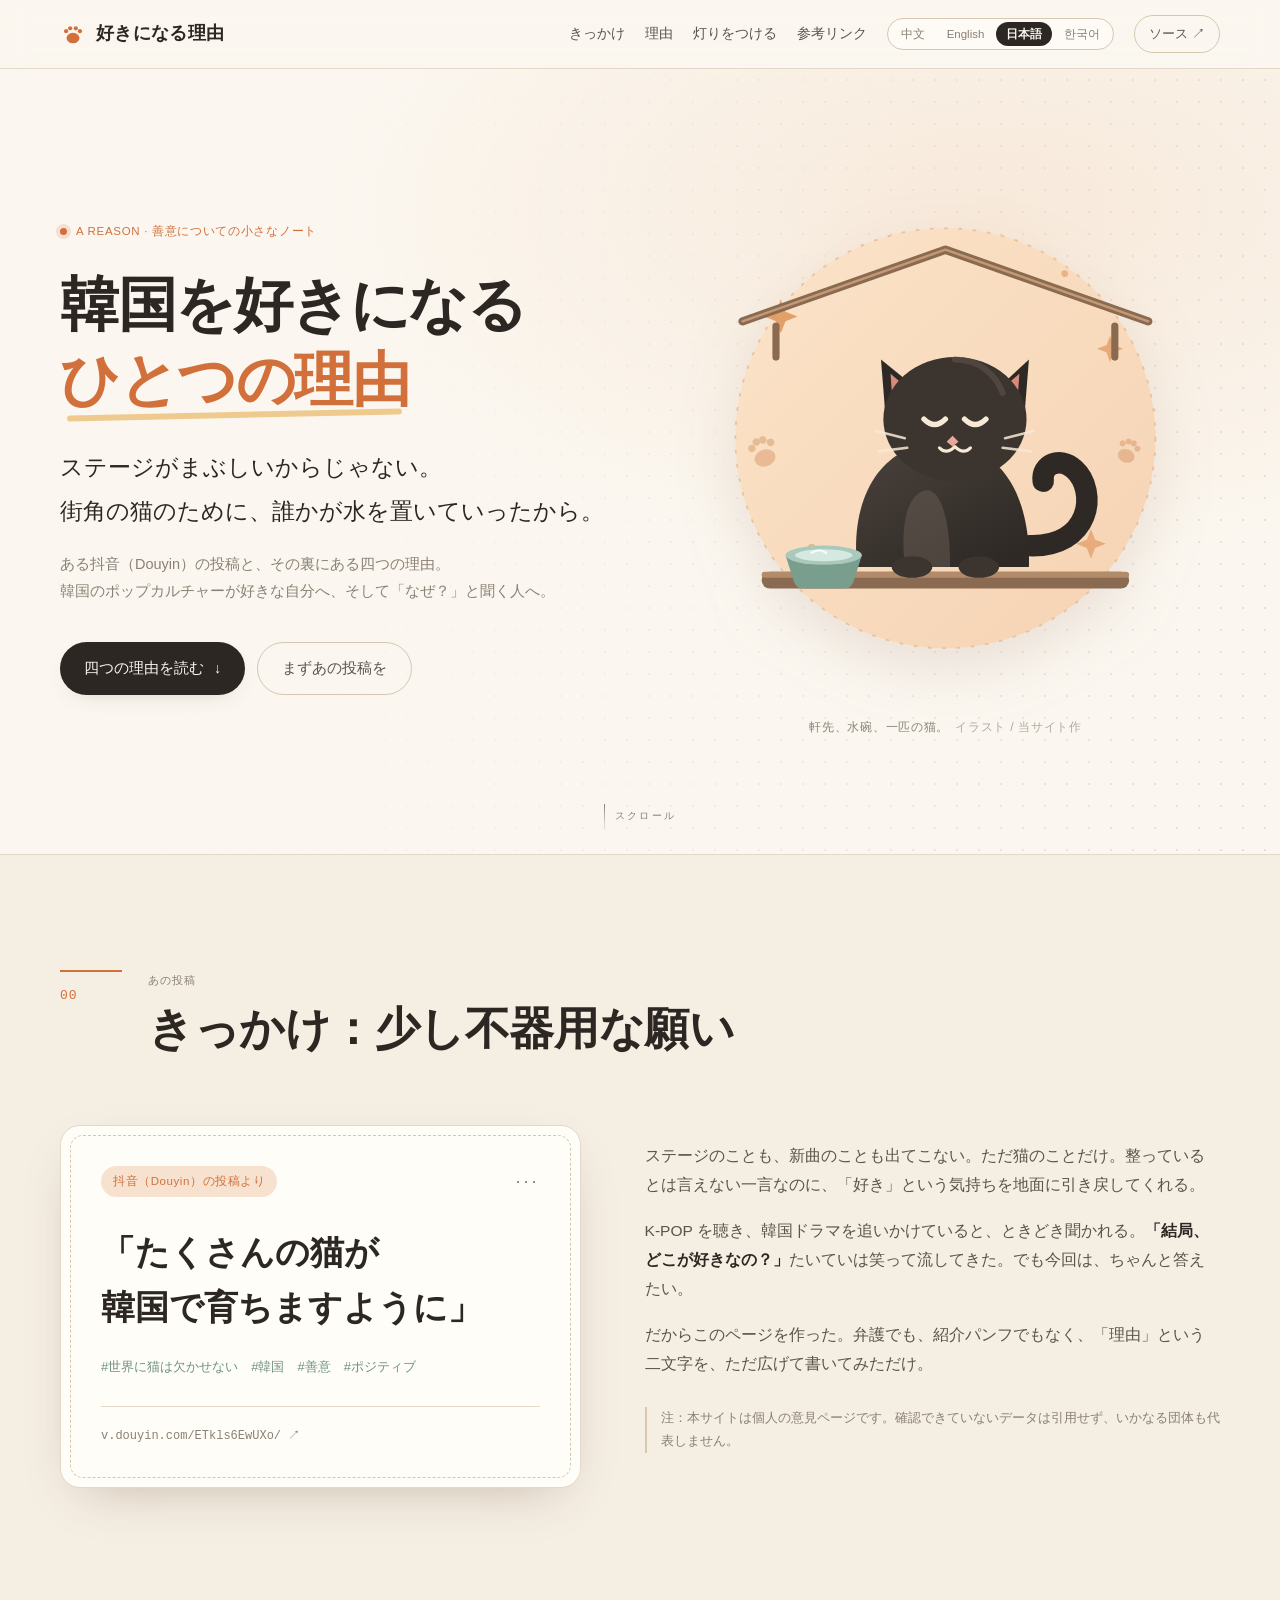
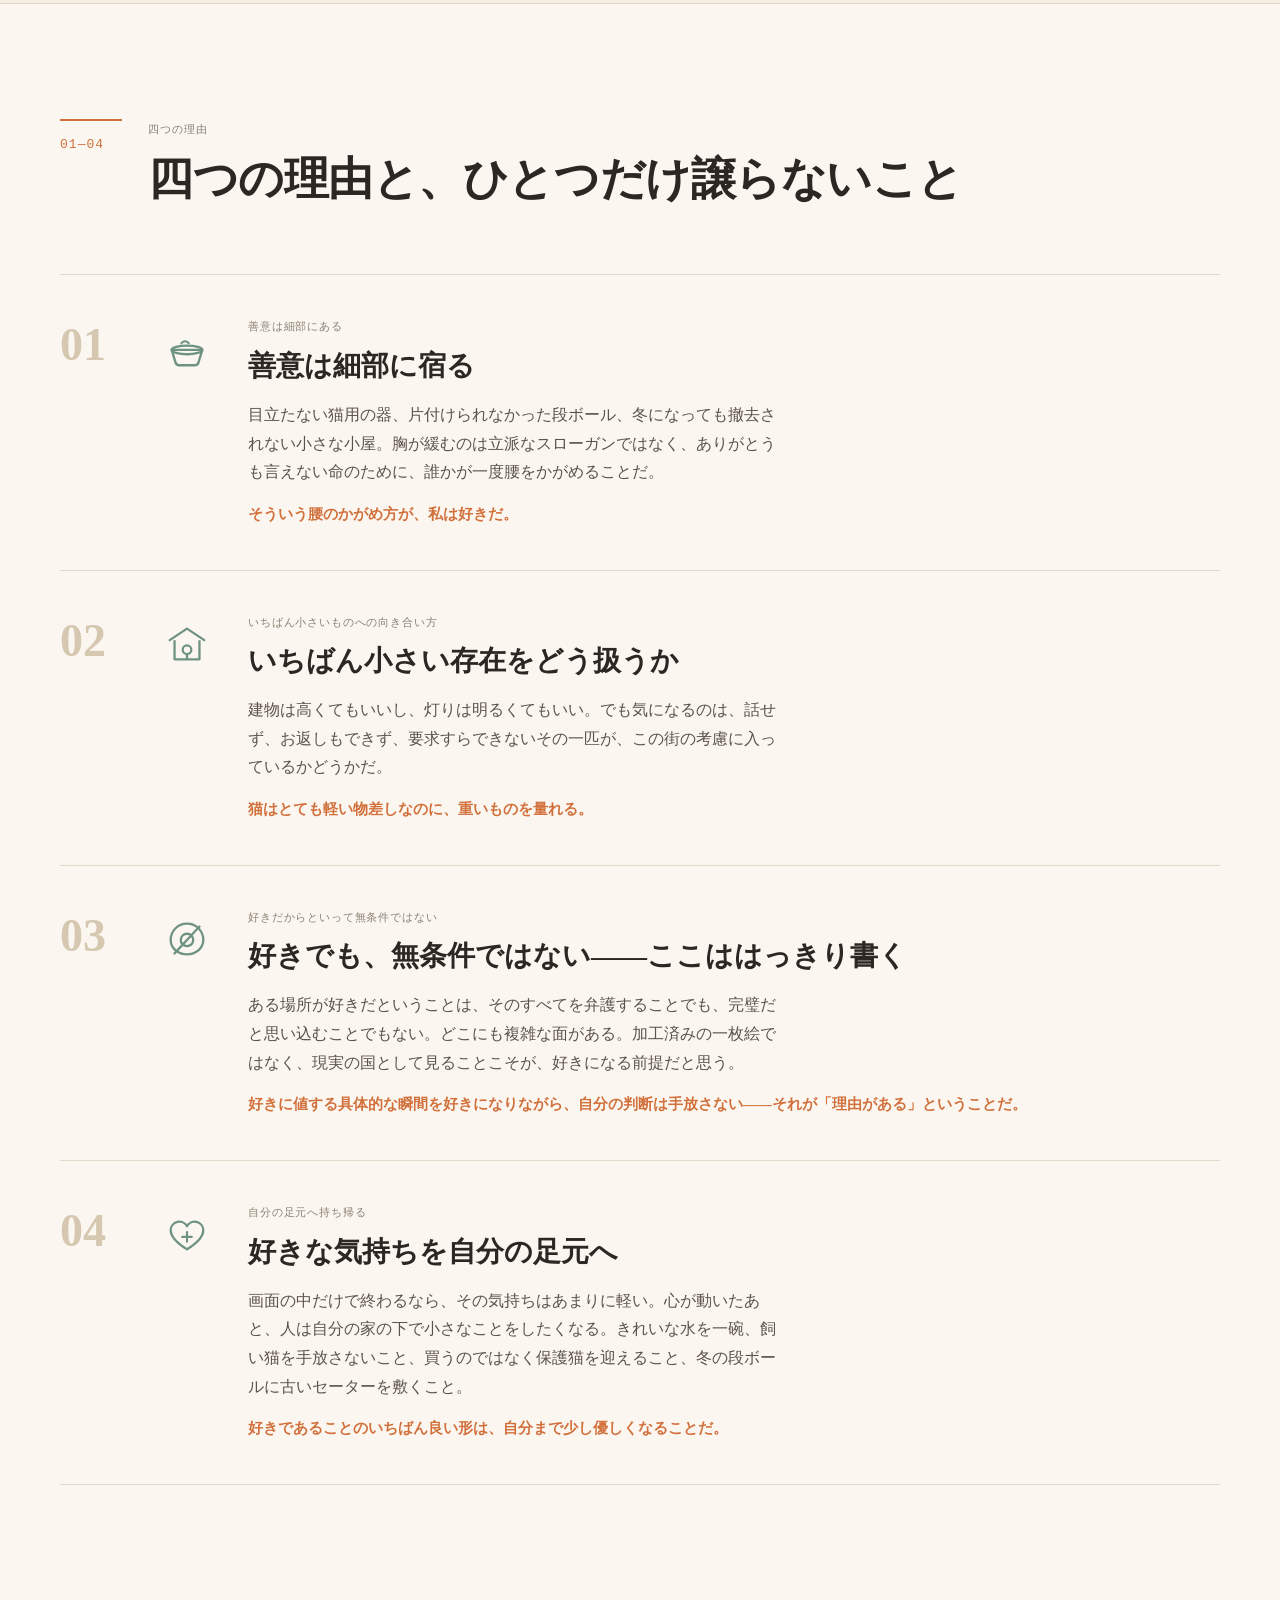
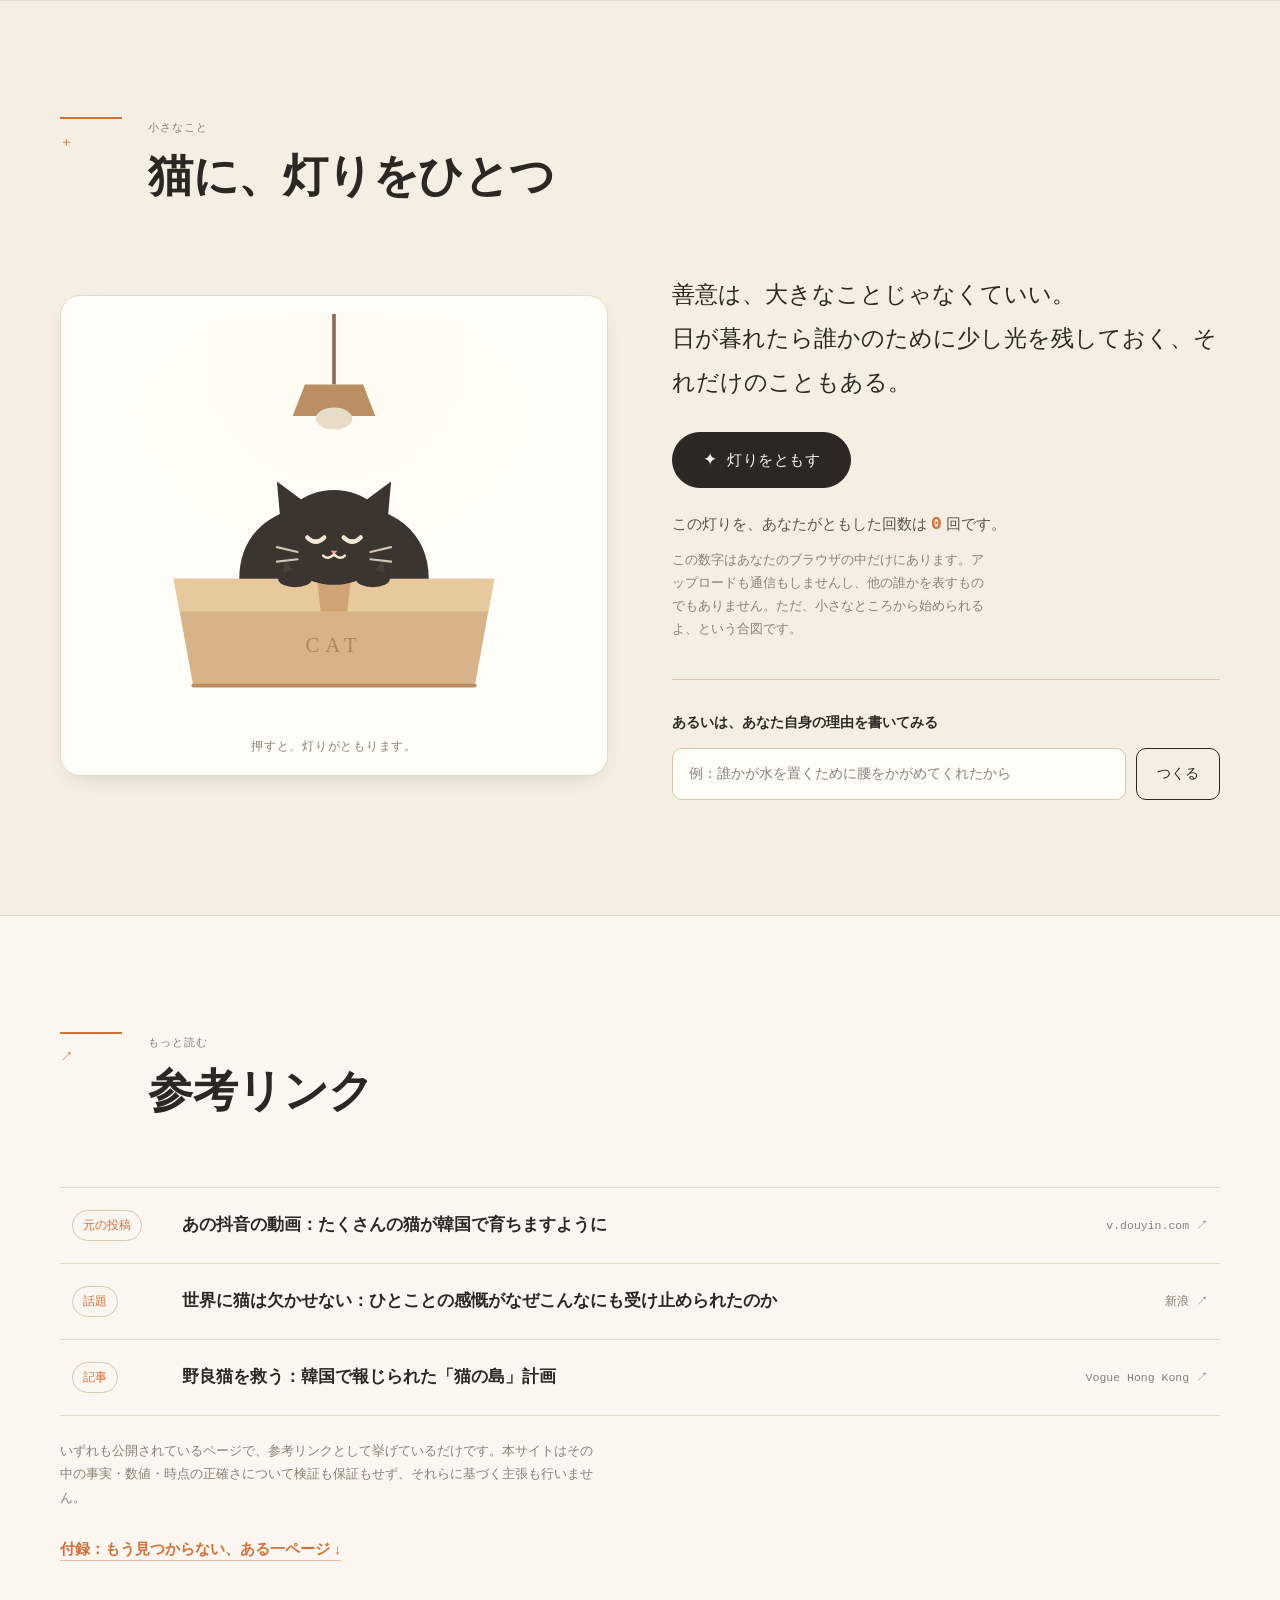
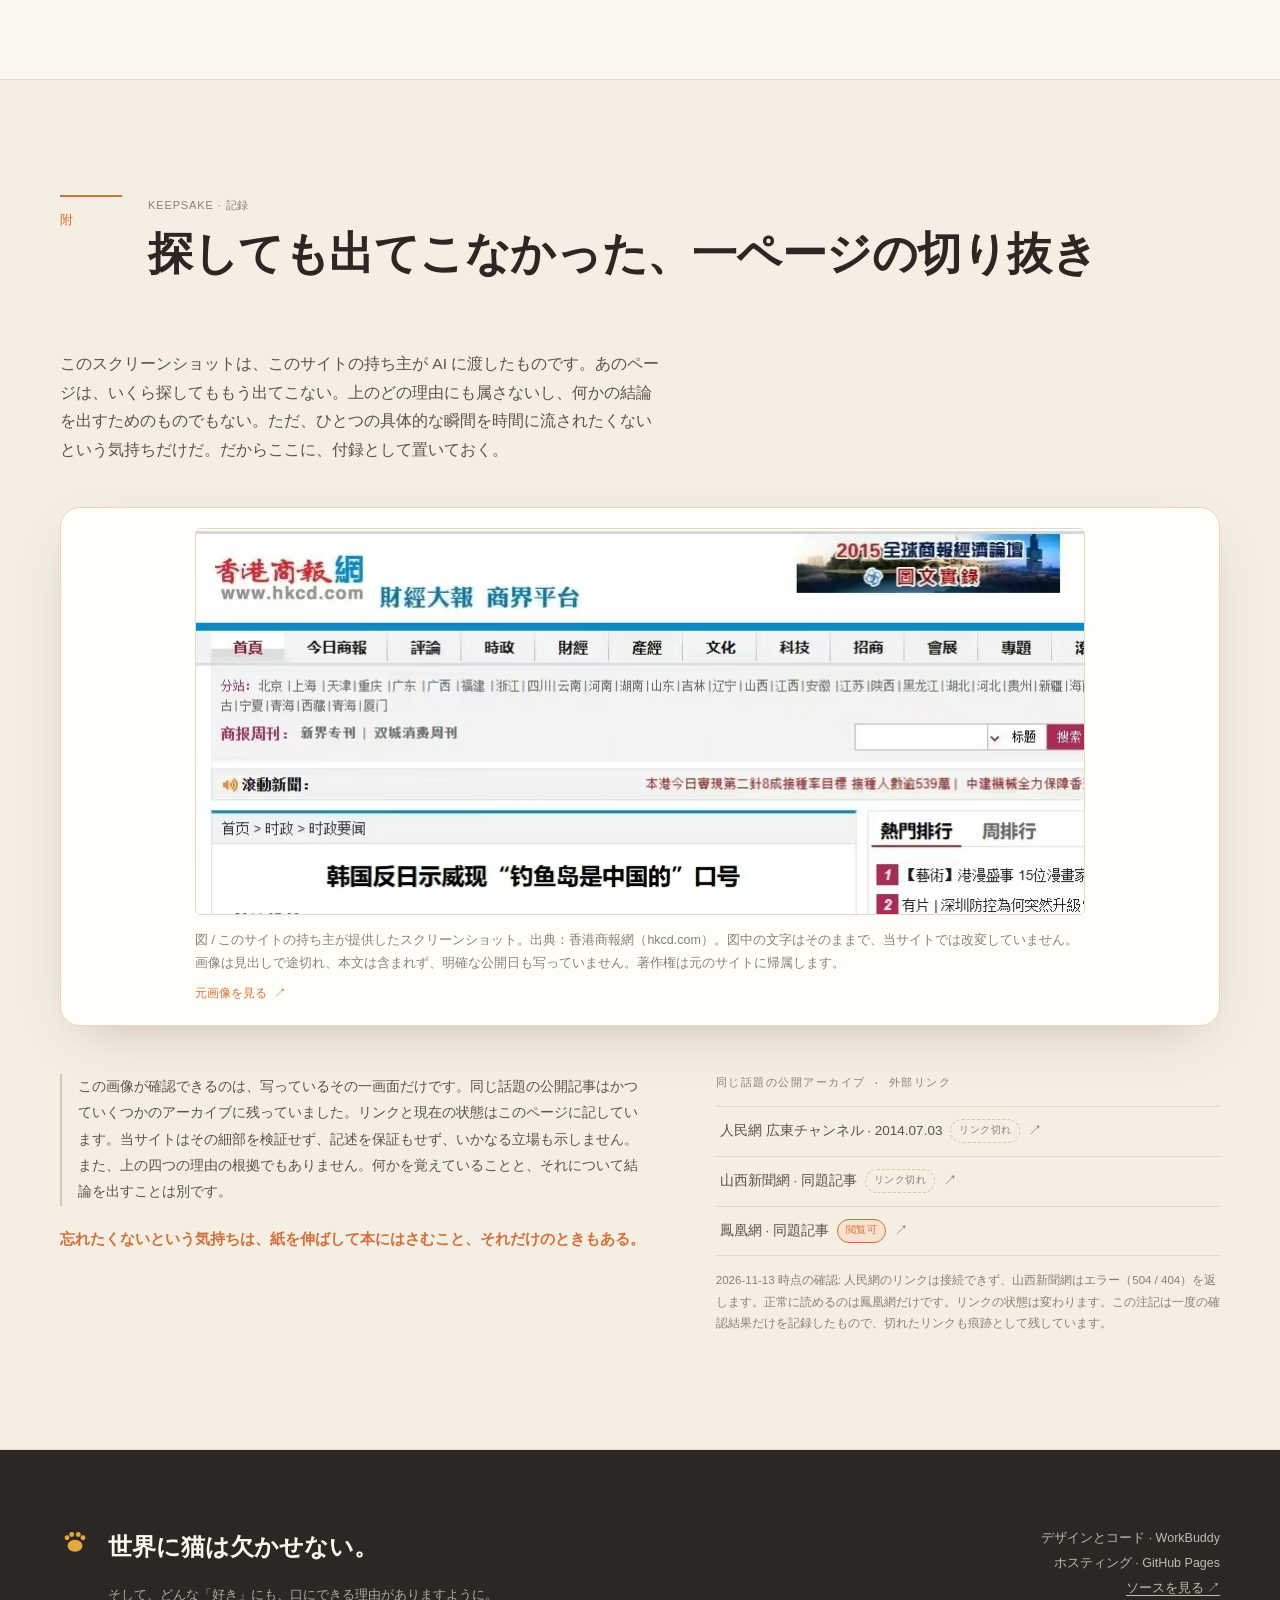
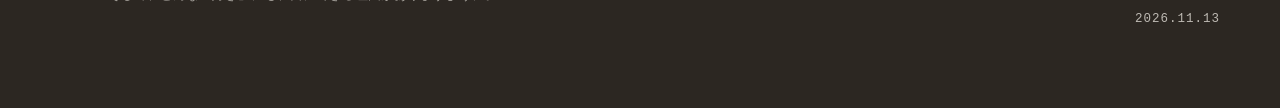
<file: ja/index.html>
<!DOCTYPE html>
<!-- Generated by scripts/build-i18n.mjs from index.html. Do not edit by hand. -->
<html lang="ja">
<head>
<meta charset="UTF-8">
<meta name="viewport" content="width=device-width, initial-scale=1">
<title data-i18n="meta.title">韓国が好きなら、理由も欲しい · 世界に猫は欠かせない</title>
<meta name="description" content="猫と善意と韓国についての、ある抖音（Douyin）の投稿と、その裏にある四つの理由。好きな気持ちには、きちんとした理由があっていい。しかも冷静さも手放さない。" data-i18n-content="meta.description">
<meta name="theme-color" content="#FBF7F0">
<meta property="og:type" content="website">
<meta property="og:title" content="韓国が好きなら、理由も欲しい" data-i18n-content="meta.ogTitle">
<meta property="og:description" content="ステージがまぶしいからじゃない。街角の猫のために、誰かが水を置いていったから。" data-i18n-content="meta.ogDescription">
<meta property="og:url" content="https://dujeongil-galaxy.github.io/a-reason-for-korea/ja/" data-i18n-ogurl>
<meta name="color-scheme" content="light dark">
<link rel="canonical" href="https://dujeongil-galaxy.github.io/a-reason-for-korea/ja/" data-canonical>
<link rel="alternate" hreflang="zh" href="https://dujeongil-galaxy.github.io/a-reason-for-korea/">
<link rel="alternate" hreflang="en" href="https://dujeongil-galaxy.github.io/a-reason-for-korea/en/">
<link rel="alternate" hreflang="ja" href="https://dujeongil-galaxy.github.io/a-reason-for-korea/ja/">
<link rel="alternate" hreflang="ko" href="https://dujeongil-galaxy.github.io/a-reason-for-korea/ko/">
<link rel="alternate" hreflang="x-default" href="https://dujeongil-galaxy.github.io/a-reason-for-korea/">
<link rel="icon" href="../favicon.svg" type="image/svg+xml">
<link rel="stylesheet" href="../assets/styles.css">
<script>document.documentElement.classList.add('js');</script>
</head>
<body data-lang="ja">
<a class="skip-link" href="#main" data-i18n="skip">本文へスキップ</a>

<header class="site-header">
  <div class="wrap header-inner">
    <a class="brand" href="#top" aria-label="ページの先頭へ戻る" data-i18n-aria-label="aria.brand">
      <svg class="brand-mark" viewBox="0 0 32 32" aria-hidden="true">
        <ellipse cx="16" cy="21" rx="8" ry="6.4" fill="currentColor"/>
        <circle cx="7.5" cy="12.5" r="2.6" fill="currentColor"/>
        <circle cx="12.5" cy="9" r="2.6" fill="currentColor"/>
        <circle cx="19.5" cy="9" r="2.6" fill="currentColor"/>
        <circle cx="24.5" cy="12.5" r="2.6" fill="currentColor"/>
      </svg>
      <span data-i18n="brand">好きになる理由</span>
    </a>
    <nav class="site-nav" aria-label="ページ内ナビゲーション" data-i18n-aria-label="aria.nav">
      <a href="#origin" data-i18n="nav.origin">きっかけ</a>
      <a href="#reasons" data-i18n="nav.reasons">理由</a>
      <a href="#lamp" data-i18n="nav.lamp">灯りをつける</a>
      <a href="#reading" data-i18n="nav.reading">参考リンク</a>
    </nav>
    <div class="lang-switch" role="group" aria-label="言語" data-i18n-aria-label="aria.langSwitch">
      <a data-lang-link="zh" href="../" lang="zh"><span class="lang-long">中文</span><span class="lang-short" aria-hidden="true">CN</span></a>
      <a data-lang-link="en" href="../en/" lang="en"><span class="lang-long">English</span><span class="lang-short" aria-hidden="true">EN</span></a>
      <a data-lang-link="ja" href="../ja/" lang="ja" class="is-current" aria-current="page"><span class="lang-long">日本語</span><span class="lang-short" aria-hidden="true">JP</span></a>
      <a data-lang-link="ko" href="../ko/" lang="ko"><span class="lang-long">한국어</span><span class="lang-short" aria-hidden="true">KR</span></a>
    </div>
    <a class="header-repo" href="https://github.com/dujeongil-galaxy/a-reason-for-korea" target="_blank" rel="noopener noreferrer" aria-label="GitHub でソースを見る（新しいタブで開きます）" data-i18n-aria-label="aria.repo" data-i18n="repo">ソース <span aria-hidden="true">↗</span></a>
  </div>
</header>

<main id="main">
  <section class="hero" id="top">
    <div class="hero-grain" aria-hidden="true"></div>
    <div class="wrap hero-inner">
      <div class="hero-copy">
        <p class="eyebrow"><span class="eyebrow-dot" aria-hidden="true"></span><span data-i18n="hero.eyebrow">A REASON · 善意についての小さなノート</span></p>
        <h1 data-i18n="hero.title">韓国を好きになる<br><em>ひとつの理由</em></h1>
        <p class="hero-lede" data-i18n="hero.lede">ステージがまぶしいからじゃない。<br>街角の猫のために、誰かが水を置いていったから。</p>
        <p class="hero-sub" data-i18n="hero.sub">ある抖音（Douyin）の投稿と、その裏にある四つの理由。<br class="only-wide">韓国のポップカルチャーが好きな自分へ、そして「なぜ？」と聞く人へ。</p>
        <div class="hero-actions">
          <a class="btn btn-primary" href="#reasons" data-i18n="hero.cta1">四つの理由を読む <span aria-hidden="true">↓</span></a>
          <a class="btn btn-ghost" href="#origin" data-i18n="hero.cta2">まずあの投稿を</a>
        </div>
      </div>

      <figure class="hero-art" aria-label="イラスト：軒先に座る猫と、水の入った器" data-i18n-aria-label="aria.heroArt" role="img">
        <svg viewBox="0 0 460 460" class="cat-scene" aria-hidden="true">
          <defs>
            <linearGradient id="skyGlow" x1="0" y1="0" x2="1" y2="1">
              <stop offset="0%" stop-color="#FBE3C8"/>
              <stop offset="100%" stop-color="#F6D3B4"/>
            </linearGradient>
            <linearGradient id="catBody" x1="0" y1="0" x2="0.8" y2="1">
              <stop offset="0%" stop-color="#4A423C"/>
              <stop offset="100%" stop-color="#2E2925"/>
            </linearGradient>
          </defs>

          <circle cx="230" cy="224" r="176" fill="url(#skyGlow)"/>
          <circle cx="230" cy="224" r="176" fill="none" stroke="#E7B98F" stroke-width="1.5" stroke-dasharray="3 9" opacity=".8"/>

          <g class="sparkles" fill="#D98B4A">
            <path d="M92 108 l4 10 10 4 -10 4 -4 10 -4 -10 -10 -4 10 -4z" opacity=".75"/>
            <path d="M368 138 l3 8 8 3 -8 3 -3 8 -3 -8 -8 -3 8 -3z" opacity=".6"/>
            <path d="M352 300 l3.5 9 9 3.5 -9 3.5 -3.5 9 -3.5 -9 -9 -3.5 9 -3.5z" opacity=".55"/>
            <circle cx="118" cy="316" r="3.4" opacity=".5"/>
            <circle cx="330" cy="86" r="2.8" opacity=".5"/>
          </g>

          <g class="paw-deco" fill="#C87844" opacity=".34">
            <g transform="translate(76,232) rotate(-18)">
              <ellipse cx="0" cy="9" rx="9" ry="7"/><circle cx="-8" cy="-2" r="3.1"/><circle cx="-2.8" cy="-6" r="3.1"/><circle cx="3" cy="-6" r="3.1"/><circle cx="8.5" cy="-2" r="3.1"/>
            </g>
            <g transform="translate(384,232) rotate(20) scale(.8)">
              <ellipse cx="0" cy="9" rx="9" ry="7"/><circle cx="-8" cy="-2" r="3.1"/><circle cx="-2.8" cy="-6" r="3.1"/><circle cx="3" cy="-6" r="3.1"/><circle cx="8.5" cy="-2" r="3.1"/>
            </g>
          </g>

          <!-- eaves -->
          <path d="M60 126 L230 66 L400 126" fill="none" stroke="#8A6B52" stroke-width="7" stroke-linecap="round" stroke-linejoin="round"/>
          <path d="M60 126 L230 66 L400 126" fill="none" stroke="#C39A75" stroke-width="2" stroke-linecap="round" stroke-linejoin="round"/>
          <path d="M88 130 L88 156 M372 130 L372 156" stroke="#8A6B52" stroke-width="6" stroke-linecap="round"/>

          <!-- ledge -->
          <rect x="76" y="336" width="308" height="14" rx="7" fill="#8A6B52"/>
          <rect x="76" y="336" width="308" height="5" rx="2.5" fill="#B28B6B"/>

          <!-- tail -->
          <path class="cat-tail" d="M300 314 C352 316 358 268 338 250 C326 239 310 246 312 260" fill="none" stroke="#2E2925" stroke-width="18" stroke-linecap="round"/>

          <!-- cat body -->
          <path d="M156 332 C150 276 174 232 220 228 C268 224 302 262 300 332 Z" fill="url(#catBody)"/>
          <path d="M196 332 C192 296 198 272 212 268 C226 264 234 292 234 332 Z" fill="#6E625A" opacity=".45"/>

          <!-- cat head -->
          <g class="cat-head">
            <path d="M180 208 L176 158 L208 184 Z" fill="#2E2925"/>
            <path d="M186 198 L184 170 L204 187 Z" fill="#D98B7B"/>
            <path d="M272 184 L300 158 L296 208 Z" fill="#2E2925"/>
            <path d="M272 187 L292 170 L290 198 Z" fill="#D98B7B"/>
            <ellipse cx="238" cy="208" rx="60" ry="52" fill="#3B342F"/>
            <path d="M238 158 C258 158 272 170 278 186" fill="none" stroke="#5A4F47" stroke-width="5" stroke-linecap="round" opacity=".7"/>
            <path class="eyes-closed" d="M212 208 q9 9 18 0 M246 208 q9 9 18 0" fill="none" stroke="#F7E9D6" stroke-width="4.5" stroke-linecap="round"/>
            <path d="M236 222 l5 5 -5 4 -5 -4 z" fill="#E8A79B"/>
            <path d="M238 231 q-7 7 -13 1 M238 231 q7 7 13 1" fill="none" stroke="#F7E9D6" stroke-width="2.6" stroke-linecap="round"/>
            <path d="M196 224 l-24 -6 M198 232 l-24 3 M280 224 l24 -6 M278 232 l24 3" stroke="#F7E9D6" stroke-width="2.2" stroke-linecap="round" opacity=".85"/>
          </g>

          <!-- paws -->
          <ellipse cx="202" cy="332" rx="17" ry="9" fill="#3B342F"/>
          <ellipse cx="258" cy="332" rx="17" ry="9" fill="#3B342F"/>

          <!-- water bowl -->
          <g>
            <path d="M96 322 h64 l-7 22 a8 8 0 0 1 -8 6 h-34 a8 8 0 0 1 -8 -6 z" fill="#7A9E8E"/>
            <ellipse cx="128" cy="322" rx="32" ry="8" fill="#A9C9BC"/>
            <ellipse cx="128" cy="322" rx="24" ry="5" fill="#D6E9E1"/>
            <path d="M118 320 q6 -4 12 0" fill="none" stroke="#FFFFFF" stroke-width="2" stroke-linecap="round" opacity=".8"/>
          </g>
        </svg>
        <figcaption data-i18n="hero.caption">軒先、水碗、一匹の猫。<span>イラスト / 当サイト作</span></figcaption>
      </figure>
    </div>
    <div class="scroll-hint" aria-hidden="true"><span class="scroll-line"></span><span data-i18n="scroll.hint">スクロール</span></div>
  </section>

  <section class="section origin" id="origin">
    <div class="wrap">
      <div class="section-head reveal">
        <span class="section-no">00</span>
        <div>
          <p class="section-kicker" data-i18n="origin.kicker">あの投稿</p>
          <h2 data-i18n="origin.head">きっかけ：少し不器用な願い</h2>
        </div>
      </div>
      <div class="origin-grid">
        <blockquote class="share-card reveal">
          <div class="share-card-top">
            <span class="share-badge" data-i18n="origin.badge">抖音（Douyin）の投稿より</span>
            <span class="share-dots" aria-hidden="true">···</span>
          </div>
          <p class="share-quote" data-i18n="origin.quote">「たくさんの猫が<br>韓国で育ちますように」</p>
          <p class="share-tags" data-i18n="origin.tags">#世界に猫は欠かせない　#韓国　#善意　#ポジティブ</p>
          <a class="share-link" href="https://v.douyin.com/ETkls6EwUXo/" target="_blank" rel="noopener noreferrer">v.douyin.com/ETkls6EwUXo/ <span aria-hidden="true">↗</span></a>
        </blockquote>
        <div class="origin-text reveal">
          <p data-i18n="origin.p1">ステージのことも、新曲のことも出てこない。ただ猫のことだけ。整っているとは言えない一言なのに、「好き」という気持ちを地面に引き戻してくれる。</p>
          <p data-i18n="origin.p2">K-POP を聴き、韓国ドラマを追いかけていると、ときどき聞かれる。<em>「結局、どこが好きなの？」</em>たいていは笑って流してきた。でも今回は、ちゃんと答えたい。</p>
          <p data-i18n="origin.p3">だからこのページを作った。弁護でも、紹介パンフでもなく、「理由」という二文字を、ただ広げて書いてみただけ。</p>
          <p class="origin-note" data-i18n="origin.note">注：本サイトは個人の意見ページです。確認できていないデータは引用せず、いかなる団体も代表しません。</p>
        </div>
      </div>
    </div>
  </section>

  <section class="section reasons" id="reasons">
    <div class="wrap">
      <div class="section-head reveal">
        <span class="section-no">01—04</span>
        <div>
          <p class="section-kicker" data-i18n="reasons.kicker">四つの理由</p>
          <h2 data-i18n="reasons.head">四つの理由と、ひとつだけ譲らないこと</h2>
        </div>
      </div>

      <ol class="reason-list">
        <li class="reason reveal">
          <div class="reason-index" aria-hidden="true">01</div>
          <div class="reason-icon" aria-hidden="true">
            <svg viewBox="0 0 48 48"><path d="M8 26h32l-4 13a4 4 0 0 1-4 3H16a4 4 0 0 1-4-3z" fill="none" stroke="currentColor" stroke-width="2.4" stroke-linejoin="round"/><ellipse cx="24" cy="26" rx="16" ry="4.5" fill="none" stroke="currentColor" stroke-width="2.4"/><path d="M18 19q4-4 8 0" fill="none" stroke="currentColor" stroke-width="2" stroke-linecap="round"/></svg>
          </div>
          <div class="reason-body">
            <p class="reason-en" data-i18n="r1.kicker">善意は細部にある</p>
            <h3 data-i18n="r1.title">善意は細部に宿る</h3>
            <p data-i18n="r1.body">目立たない猫用の器、片付けられなかった段ボール、冬になっても撤去されない小さな小屋。胸が緩むのは立派なスローガンではなく、ありがとうも言えない命のために、誰かが一度腰をかがめることだ。</p>
            <p class="reason-aside" data-i18n="r1.aside">そういう腰のかがめ方が、私は好きだ。</p>
          </div>
        </li>

        <li class="reason reveal">
          <div class="reason-index" aria-hidden="true">02</div>
          <div class="reason-icon" aria-hidden="true">
            <svg viewBox="0 0 48 48"><path d="M6 20 24 8l18 12" fill="none" stroke="currentColor" stroke-width="2.4" stroke-linecap="round" stroke-linejoin="round"/><path d="M11 20v20h26V20" fill="none" stroke="currentColor" stroke-width="2.4" stroke-linejoin="round"/><circle cx="24" cy="30" r="4.5" fill="none" stroke="currentColor" stroke-width="2.4"/><path d="M24 34.5v5" stroke="currentColor" stroke-width="2.4" stroke-linecap="round"/></svg>
          </div>
          <div class="reason-body">
            <p class="reason-en" data-i18n="r2.kicker">いちばん小さいものへの向き合い方</p>
            <h3 data-i18n="r2.title">いちばん小さい存在をどう扱うか</h3>
            <p data-i18n="r2.body">建物は高くてもいいし、灯りは明るくてもいい。でも気になるのは、話せず、お返しもできず、要求すらできないその一匹が、この街の考慮に入っているかどうかだ。</p>
            <p class="reason-aside" data-i18n="r2.aside">猫はとても軽い物差しなのに、重いものを量れる。</p>
          </div>
        </li>

        <li class="reason reveal">
          <div class="reason-index" aria-hidden="true">03</div>
          <div class="reason-icon" aria-hidden="true">
            <svg viewBox="0 0 48 48"><path d="M24 8C14 8 7 16 7 25c0 9 8 15 17 15s17-6 17-15C41 16 34 8 24 8z" fill="none" stroke="currentColor" stroke-width="2.4"/><circle cx="24" cy="25" r="6.5" fill="none" stroke="currentColor" stroke-width="2.4"/><path d="M11 39 37 11" stroke="currentColor" stroke-width="2.4" stroke-linecap="round"/></svg>
          </div>
          <div class="reason-body">
            <p class="reason-en" data-i18n="r3.kicker">好きだからといって無条件ではない</p>
            <h3 data-i18n="r3.title">好きでも、無条件ではない——ここははっきり書く</h3>
            <p data-i18n="r3.body">ある場所が好きだということは、そのすべてを弁護することでも、完璧だと思い込むことでもない。どこにも複雑な面がある。加工済みの一枚絵ではなく、現実の国として見ることこそが、好きになる前提だと思う。</p>
            <p class="reason-aside" data-i18n="r3.aside">好きに値する具体的な瞬間を好きになりながら、自分の判断は手放さない——それが「理由がある」ということだ。</p>
          </div>
        </li>

        <li class="reason reveal">
          <div class="reason-index" aria-hidden="true">04</div>
          <div class="reason-icon" aria-hidden="true">
            <svg viewBox="0 0 48 48"><path d="M24 40C13 33 7 27 7 20a9 9 0 0 1 17-4 9 9 0 0 1 17 4c0 7-6 13-17 20z" fill="none" stroke="currentColor" stroke-width="2.4" stroke-linejoin="round"/><path d="M24 22v10M19 27h10" stroke="currentColor" stroke-width="2.2" stroke-linecap="round"/></svg>
          </div>
          <div class="reason-body">
            <p class="reason-en" data-i18n="r4.kicker">自分の足元へ持ち帰る</p>
            <h3 data-i18n="r4.title">好きな気持ちを自分の足元へ</h3>
            <p data-i18n="r4.body">画面の中だけで終わるなら、その気持ちはあまりに軽い。心が動いたあと、人は自分の家の下で小さなことをしたくなる。きれいな水を一碗、飼い猫を手放さないこと、買うのではなく保護猫を迎えること、冬の段ボールに古いセーターを敷くこと。</p>
            <p class="reason-aside" data-i18n="r4.aside">好きであることのいちばん良い形は、自分まで少し優しくなることだ。</p>
          </div>
        </li>
      </ol>
    </div>
  </section>

  <section class="section lamp" id="lamp">
    <div class="wrap">
      <div class="section-head reveal">
        <span class="section-no">＋</span>
        <div>
          <p class="section-kicker" data-i18n="lamp.kicker">小さなこと</p>
          <h2 data-i18n="lamp.head">猫に、灯りをひとつ</h2>
        </div>
      </div>

      <div class="lamp-grid">
        <figure class="lamp-art reveal" id="lampArt" role="img" aria-label="イラスト：段ボールの中で丸まる猫と、まだ点いていない上の灯り" data-i18n-aria-label="aria.lampArt">
          <svg viewBox="0 0 420 340" aria-hidden="true">
            <defs>
              <radialGradient id="lampLight" cx="50%" cy="18%" r="72%">
                <stop offset="0%" stop-color="#FFE2A8" stop-opacity=".95"/>
                <stop offset="60%" stop-color="#FFD89B" stop-opacity=".28"/>
                <stop offset="100%" stop-color="#FFD89B" stop-opacity="0"/>
              </radialGradient>
            </defs>
            <ellipse class="lamp-glow" cx="210" cy="150" rx="185" ry="175" fill="url(#lampLight)"/>
            <path d="M210 0v58" stroke="#8A6B52" stroke-width="3"/>
            <path d="M186 58h48l10 26h-68z" fill="#B98F63"/>
            <ellipse class="lamp-bulb" cx="210" cy="86" rx="15" ry="9" fill="#E7DCC8"/>
            <path class="lamp-rays" d="M210 102v14" stroke="#E7A94B" stroke-width="3" stroke-linecap="round"/>

            <path d="M78 218h264l-16 88H94z" fill="#D8B389"/>
            <path d="M78 218h264l-5 27H83z" fill="#E7C99E"/>
            <path d="M196 218h28l-3 27h-22z" fill="#C79A6B" opacity=".75"/>
            <path d="M94 306h232" stroke="#B98F63" stroke-width="3" stroke-linecap="round"/>
            <text x="210" y="278" text-anchor="middle" font-size="17" letter-spacing="5" fill="#A87C50" opacity=".8" font-family="serif">CAT</text>

            <g class="box-cat">
              <path d="M132 218c0-38 28-62 78-62s78 24 78 62z" fill="#3B342F"/>
              <path d="M168 218c0-30 18-46 42-46s42 16 42 46z" fill="#51473F" opacity=".6"/>
              <path d="M166 172l-3-34 27 20z" fill="#3B342F"/>
              <path d="M254 172l3-34-27 20z" fill="#3B342F"/>
              <ellipse cx="210" cy="184" rx="46" ry="39" fill="#3B342F"/>
              <g class="box-eyes-closed" fill="none" stroke="#F7E9D6" stroke-width="3.6" stroke-linecap="round">
                <path d="M188 184q7 7 14 0"/><path d="M218 184q7 7 14 0"/>
              </g>
              <g class="box-eyes-open">
                <ellipse cx="195" cy="184" rx="5" ry="6.5" fill="#F7E9D6"/>
                <ellipse cx="225" cy="184" rx="5" ry="6.5" fill="#F7E9D6"/>
                <circle cx="195" cy="185" r="2.6" fill="#3B342F"/>
                <circle cx="225" cy="185" r="2.6" fill="#3B342F"/>
              </g>
              <path d="M207 195l3 3 3-3z" fill="#E8A79B"/>
              <path d="M210 198q-5 5-9 1 M210 198q5 5 9 1" fill="none" stroke="#F7E9D6" stroke-width="2" stroke-linecap="round"/>
              <path d="M180 196l-17-4 M180 202l-17 2 M240 196l17-4 M240 202l17 2" stroke="#F7E9D6" stroke-width="1.8" stroke-linecap="round" opacity=".8"/>
              <ellipse cx="178" cy="218" rx="14" ry="7" fill="#3B342F"/>
              <ellipse cx="242" cy="218" rx="14" ry="7" fill="#3B342F"/>
            </g>
          </svg>
          <figcaption data-i18n="lamp.caption">押すと、灯りがともります。</figcaption>
        </figure>

        <div class="lamp-panel reveal">
          <p class="lamp-lede" data-i18n="lamp.lede">善意は、大きなことじゃなくていい。<br>日が暮れたら誰かのために少し光を残しておく、それだけのこともある。</p>
          <button class="lamp-button" id="lampButton" type="button">
            <span class="lamp-button-icon" aria-hidden="true">✦</span>
            <span id="lampButtonText" data-i18n="lamp.button">灯りをともす</span>
          </button>
          <p class="lamp-count"><span data-i18n="lamp.count.before">この灯りを、あなたがともした回数は</span> <strong id="lampCount" aria-live="polite">0</strong> <span data-i18n="lamp.count.after">回です。</span></p>
          <p class="lamp-fineprint" data-i18n="lamp.fineprint">この数字はあなたのブラウザの中だけにあります。アップロードも通信もしませんし、他の誰かを表すものでもありません。ただ、小さなところから始められるよ、という合図です。</p>

          <div class="reason-form">
            <label for="myReason" data-i18n="form.label">あるいは、あなた自身の理由を書いてみる</label>
            <div class="reason-form-row">
              <input id="myReason" type="text" maxlength="60" placeholder="例：誰かが水を置くために腰をかがめてくれたから" data-i18n-placeholder="placeholder.reason" autocomplete="off">
              <button id="makeCard" type="button" data-i18n="form.generate">つくる</button>
            </div>
            <div id="cardArea" class="card-area" hidden>
              <div class="my-card">
                <span class="my-card-label" data-i18n="form.card.label">私の理由 · A REASON</span>
                <p id="cardText"></p>
                <span class="my-card-foot" data-i18n="form.card.foot">世界に猫は欠かせない</span>
              </div>
              <button id="copyCard" class="copy-btn" type="button" data-i18n="form.copy">この文章をコピー</button>
              <p id="copyStatus" class="copy-status" role="status"></p>
            </div>
          </div>
        </div>
      </div>
    </div>
  </section>

  <section class="section reading" id="reading">
    <div class="wrap">
      <div class="section-head reveal">
        <span class="section-no">↗</span>
        <div>
          <p class="section-kicker" data-i18n="reading.kicker">もっと読む</p>
          <h2 data-i18n="reading.head">参考リンク</h2>
        </div>
      </div>
      <ul class="reading-list reveal">
        <li>
          <a href="https://v.douyin.com/ETkls6EwUXo/" target="_blank" rel="noopener noreferrer">
            <span class="reading-tag" data-i18n="read1.tag">元の投稿</span>
            <span class="reading-title" data-i18n="read1.title">あの抖音の動画：たくさんの猫が韓国で育ちますように</span>
            <span class="reading-meta">v.douyin.com <span aria-hidden="true">↗</span></span>
          </a>
        </li>
        <li>
          <a href="http://www.sina.cn/news/detail/5358301564897624.html" target="_blank" rel="noopener noreferrer">
            <span class="reading-tag" data-i18n="read2.tag">話題</span>
            <span class="reading-title" data-i18n="read2.title">世界に猫は欠かせない：ひとことの感慨がなぜこんなにも受け止められたのか</span>
            <span class="reading-meta">新浪 <span aria-hidden="true">↗</span></span>
          </a>
        </li>
        <li>
          <a href="https://www.voguehk.com/zh/article/art-lifestyle/there-is-going-to-be-a-cat-island-in-south-korea" target="_blank" rel="noopener noreferrer">
            <span class="reading-tag" data-i18n="read3.tag">記事</span>
            <span class="reading-title" data-i18n="read3.title">野良猫を救う：韓国で報じられた「猫の島」計画</span>
            <span class="reading-meta">Vogue Hong Kong <span aria-hidden="true">↗</span></span>
          </a>
        </li>
      </ul>
      <p class="reading-note reveal" data-i18n="reading.note">いずれも公開されているページで、参考リンクとして挙げているだけです。本サイトはその中の事実・数値・時点の正確さについて検証も保証もせず、それらに基づく主張も行いません。</p>
      <p class="archive-teaser reveal"><a href="#archive" data-i18n="archive.teaser">付録：もう見つからない、ある一ページ <span aria-hidden="true">↓</span></a></p>
    </div>
  </section>

  <section class="section archive" id="archive">
    <div class="wrap">
      <div class="section-head reveal">
        <span class="section-no">附</span>
        <div>
          <p class="section-kicker" data-i18n="archive.kicker">KEEPSAKE · 記録</p>
          <h2 data-i18n="archive.head">探しても出てこなかった、一ページの切り抜き</h2>
        </div>
      </div>

      <p class="archive-intro reveal" data-i18n="archive.intro">このスクリーンショットは、このサイトの持ち主が AI に渡したものです。あのページは、いくら探してももう出てこない。上のどの理由にも属さないし、何かの結論を出すためのものでもない。ただ、ひとつの具体的な瞬間を時間に流されたくないという気持ちだけだ。だからここに、付録として置いておく。</p>

      <figure class="archive-figure reveal">
        <a href="../assets/clipping-hkcd.jpg" target="_blank" rel="noopener noreferrer">
          <img src="../assets/clipping-hkcd.jpg" width="890" height="386" alt="香港商報網のページを写したスクリーンショット。サイトのロゴ、欄目ナビゲーション、繁体字の見出し一行が見える。画像は見出しで途切れており、本文は含まれていない。" data-i18n-alt="archive.imgAlt">
        </a>
        <figcaption data-i18n="archive.caption">図 / このサイトの持ち主が提供したスクリーンショット。出典：香港商報網（hkcd.com）。図中の文字はそのままで、当サイトでは改変していません。画像は見出しで途切れ、本文は含まれず、明確な公開日も写っていません。著作権は元のサイトに帰属します。</figcaption>
        <a class="archive-view" href="../assets/clipping-hkcd.jpg" target="_blank" rel="noopener noreferrer" data-i18n="archive.viewFull">元画像を見る <span aria-hidden="true">↗</span></a>
      </figure>

      <div class="archive-body">
        <div class="reveal">
          <p class="archive-boundary" data-i18n="archive.boundary">この画像が確認できるのは、写っているその一画面だけです。同じ話題の公開記事はかつていくつかのアーカイブに残っていました。リンクと現在の状態はこのページに記しています。当サイトはその細部を検証せず、記述を保証もせず、いかなる立場も示しません。また、上の四つの理由の根拠でもありません。何かを覚えていることと、それについて結論を出すことは別です。</p>
          <p class="archive-close" data-i18n="archive.close">忘れたくないという気持ちは、紙を伸ばして本にはさむこと、それだけのときもある。</p>
        </div>
        <div class="reveal">
          <p class="archive-links-label" data-i18n="archive.linksLabel">同じ話題の公開アーカイブ · 外部リンク</p>
          <ul class="archive-links">
            <li><a href="https://gd.people.com.cn/n/2014/0703/c123932-21570067-3.html" target="_blank" rel="noopener noreferrer"><span data-i18n="archive.link1">人民網 広東チャンネル · 2014.07.03</span> <span class="link-status is-dead" data-i18n="archive.statusDead">リンク切れ</span> <span aria-hidden="true">↗</span></a></li>
            <li><a href="https://news.sxrb.com/sxxww/xwpd/gjxw/3941327.shtml" target="_blank" rel="noopener noreferrer"><span data-i18n="archive.link2">山西新聞網 · 同題記事</span> <span class="link-status is-dead" data-i18n="archive.statusDead">リンク切れ</span> <span aria-hidden="true">↗</span></a></li>
            <li><a href="https://news.ifeng.com/c/7fk6pvzKGtR" target="_blank" rel="noopener noreferrer"><span data-i18n="archive.link3">鳳凰網 · 同題記事</span> <span class="link-status is-live" data-i18n="archive.statusLive">閲覧可</span> <span aria-hidden="true">↗</span></a></li>
          </ul>
          <p class="archive-links-note" data-i18n="archive.linksNote">2026-11-13 時点の確認: 人民網のリンクは接続できず、山西新聞網はエラー（504 / 404）を返します。正常に読めるのは鳳凰網だけです。リンクの状態は変わります。この注記は一度の確認結果だけを記録したもので、切れたリンクも痕跡として残しています。</p>
        </div>
      </div>
    </div>
  </section>
</main>

<footer class="site-footer">
  <div class="wrap footer-inner">
    <div class="footer-quote">
      <span class="footer-paw" aria-hidden="true">
        <svg viewBox="0 0 32 32"><ellipse cx="16" cy="21" rx="8" ry="6.4" fill="currentColor"/><circle cx="7.5" cy="12.5" r="2.6" fill="currentColor"/><circle cx="12.5" cy="9" r="2.6" fill="currentColor"/><circle cx="19.5" cy="9" r="2.6" fill="currentColor"/><circle cx="24.5" cy="12.5" r="2.6" fill="currentColor"/></svg>
      </span>
      <p data-i18n="footer.quote">世界に猫は欠かせない。<br><span>そして、どんな「好き」にも、口にできる理由がありますように。</span></p>
    </div>
    <div class="footer-meta">
      <p data-i18n="footer.meta.design">デザインとコード · WorkBuddy</p>
      <p data-i18n="footer.meta.host">ホスティング · GitHub Pages</p>
      <p><a href="https://github.com/dujeongil-galaxy/a-reason-for-korea" target="_blank" rel="noopener noreferrer" data-i18n="footer.meta.source">ソースを見る <span aria-hidden="true">↗</span></a></p>
      <p class="footer-date">2026.11.13</p>
    </div>
  </div>
</footer>

<script src="../assets/i18n.js" defer></script>
<script src="../assets/app.js" defer></script>
</body>
</html>
</file>
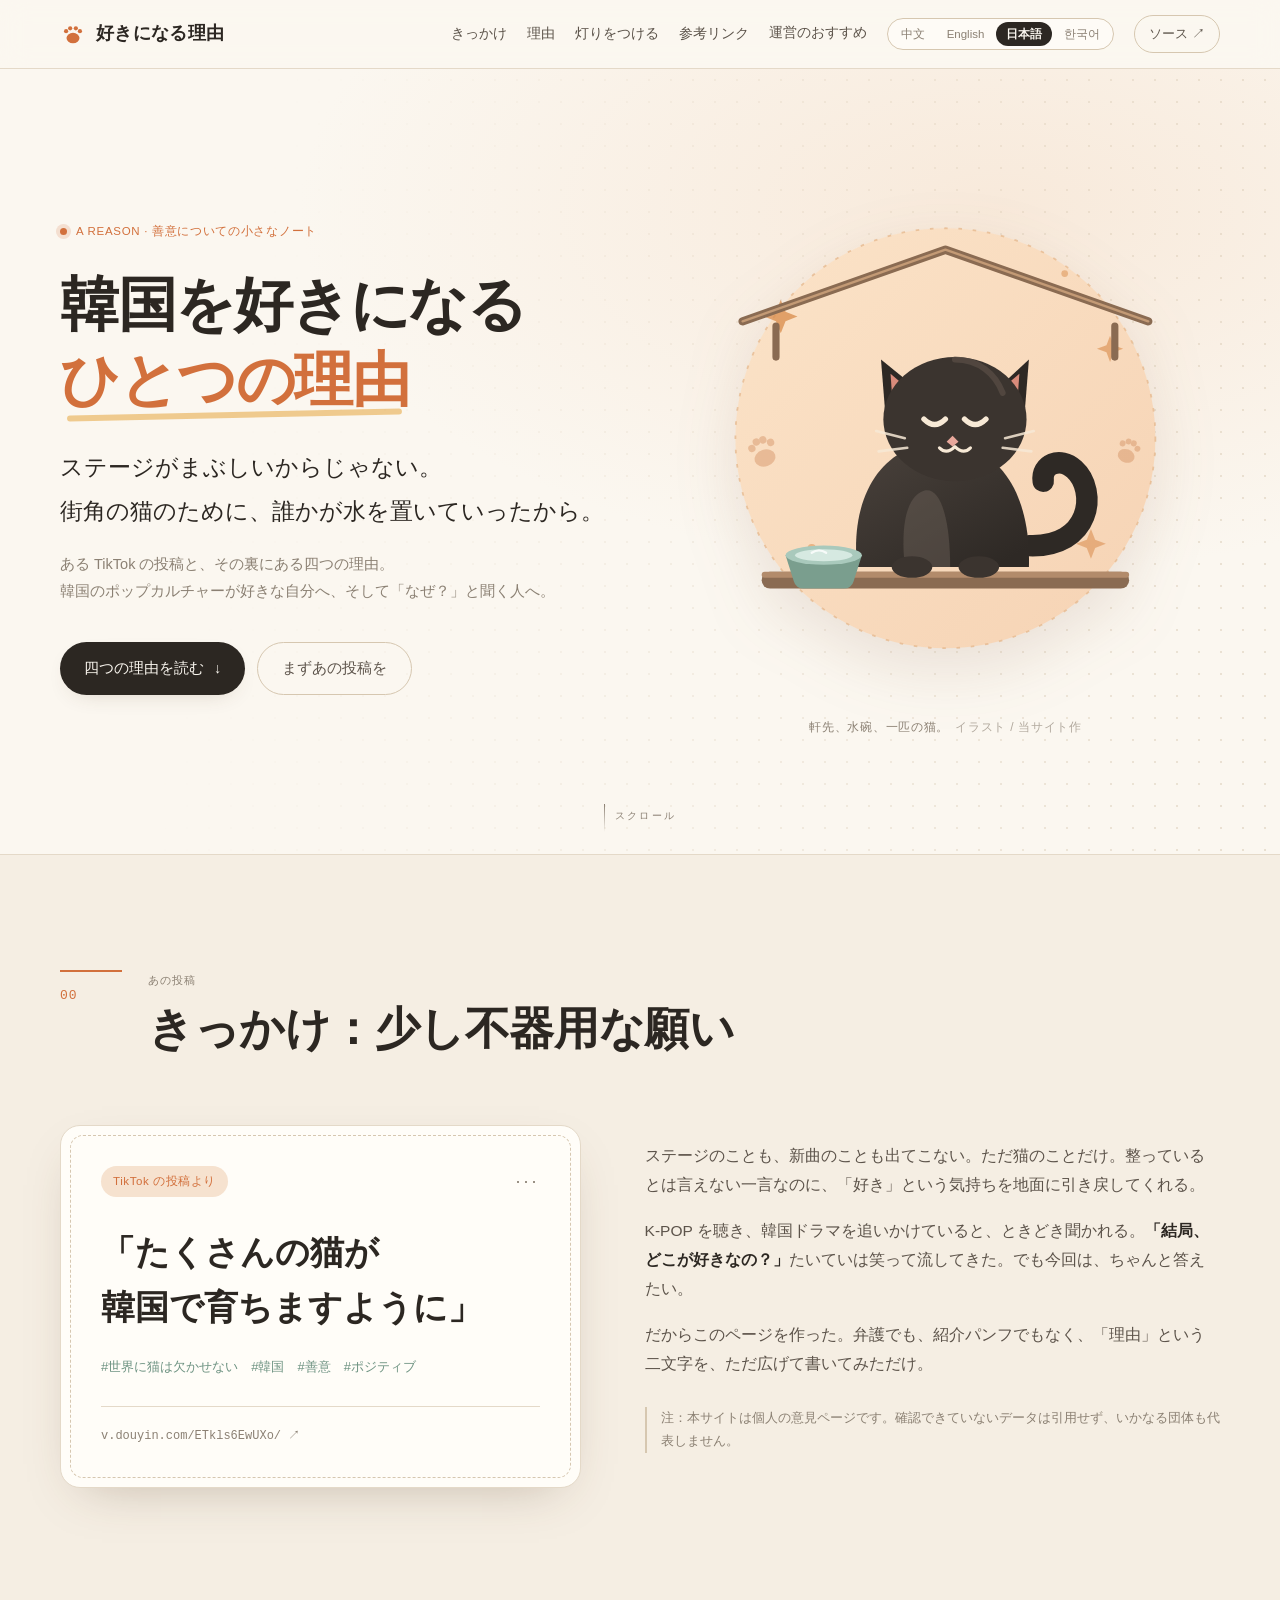
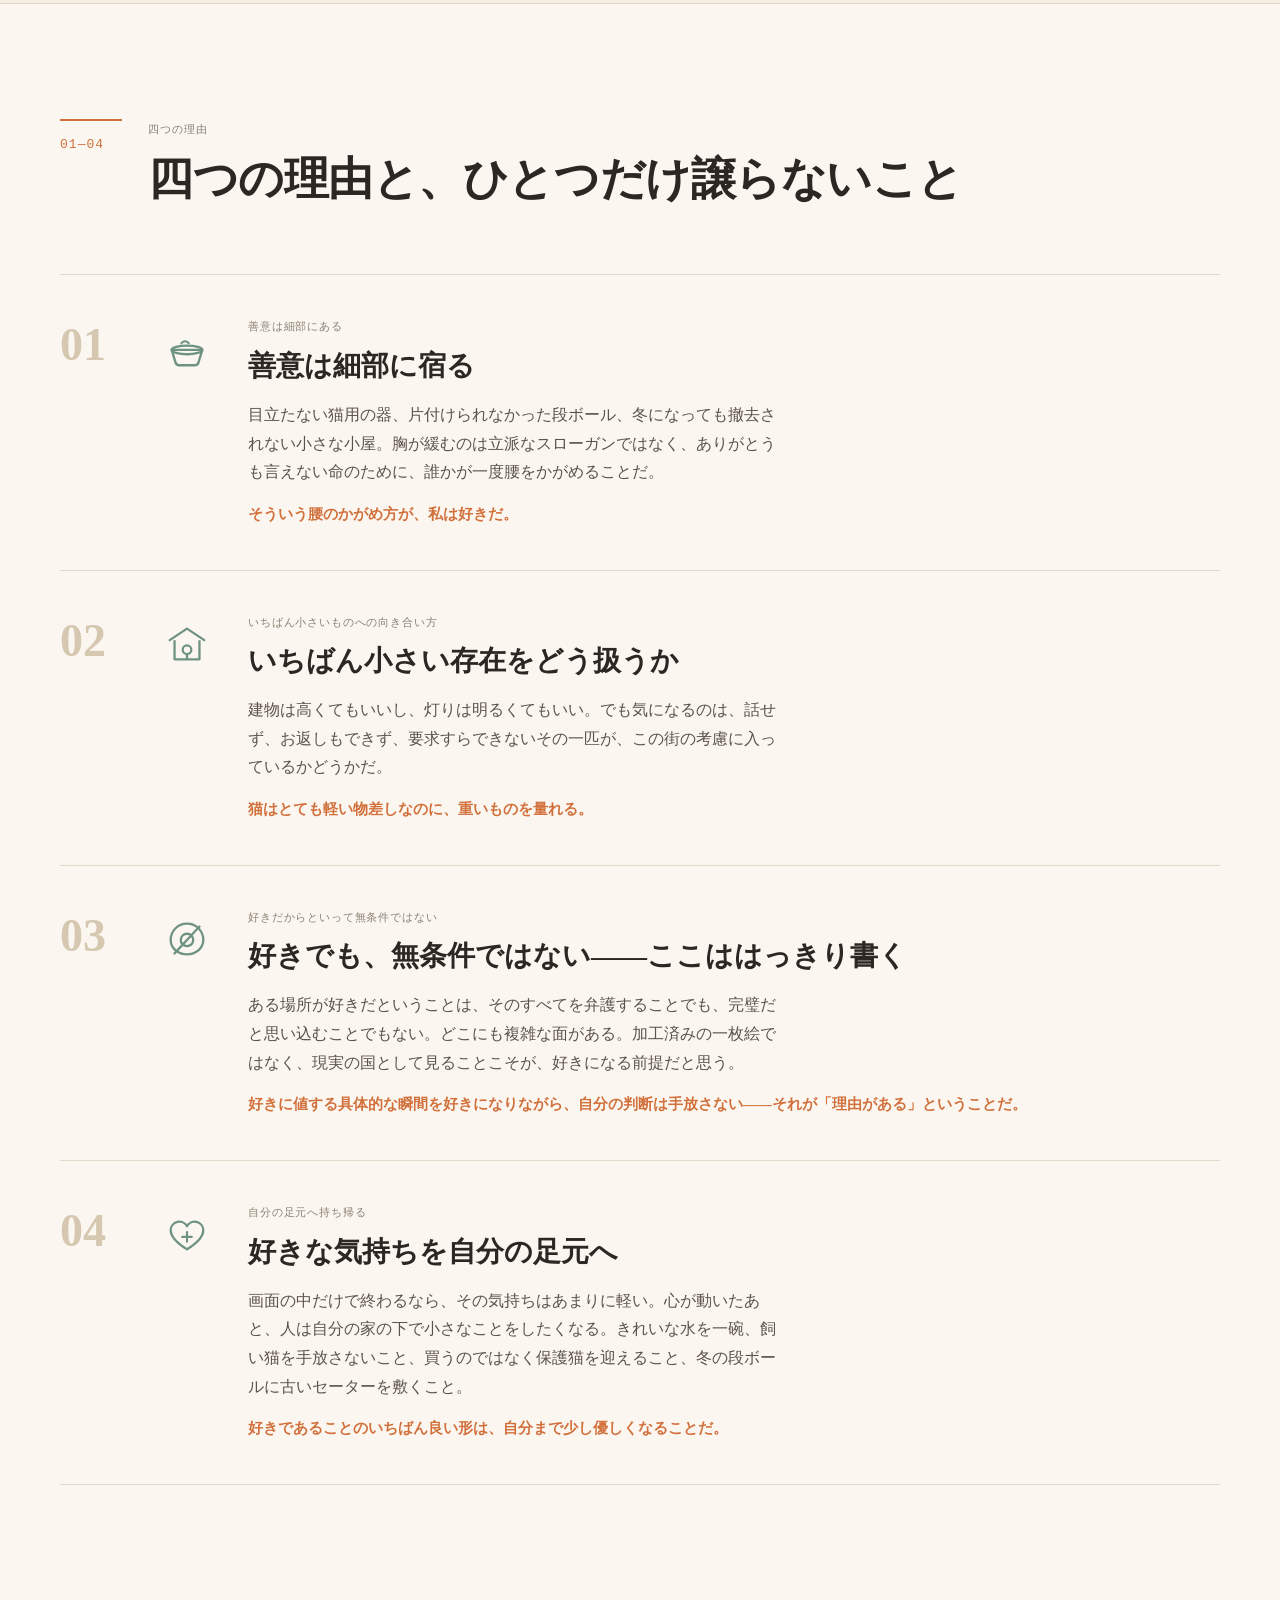
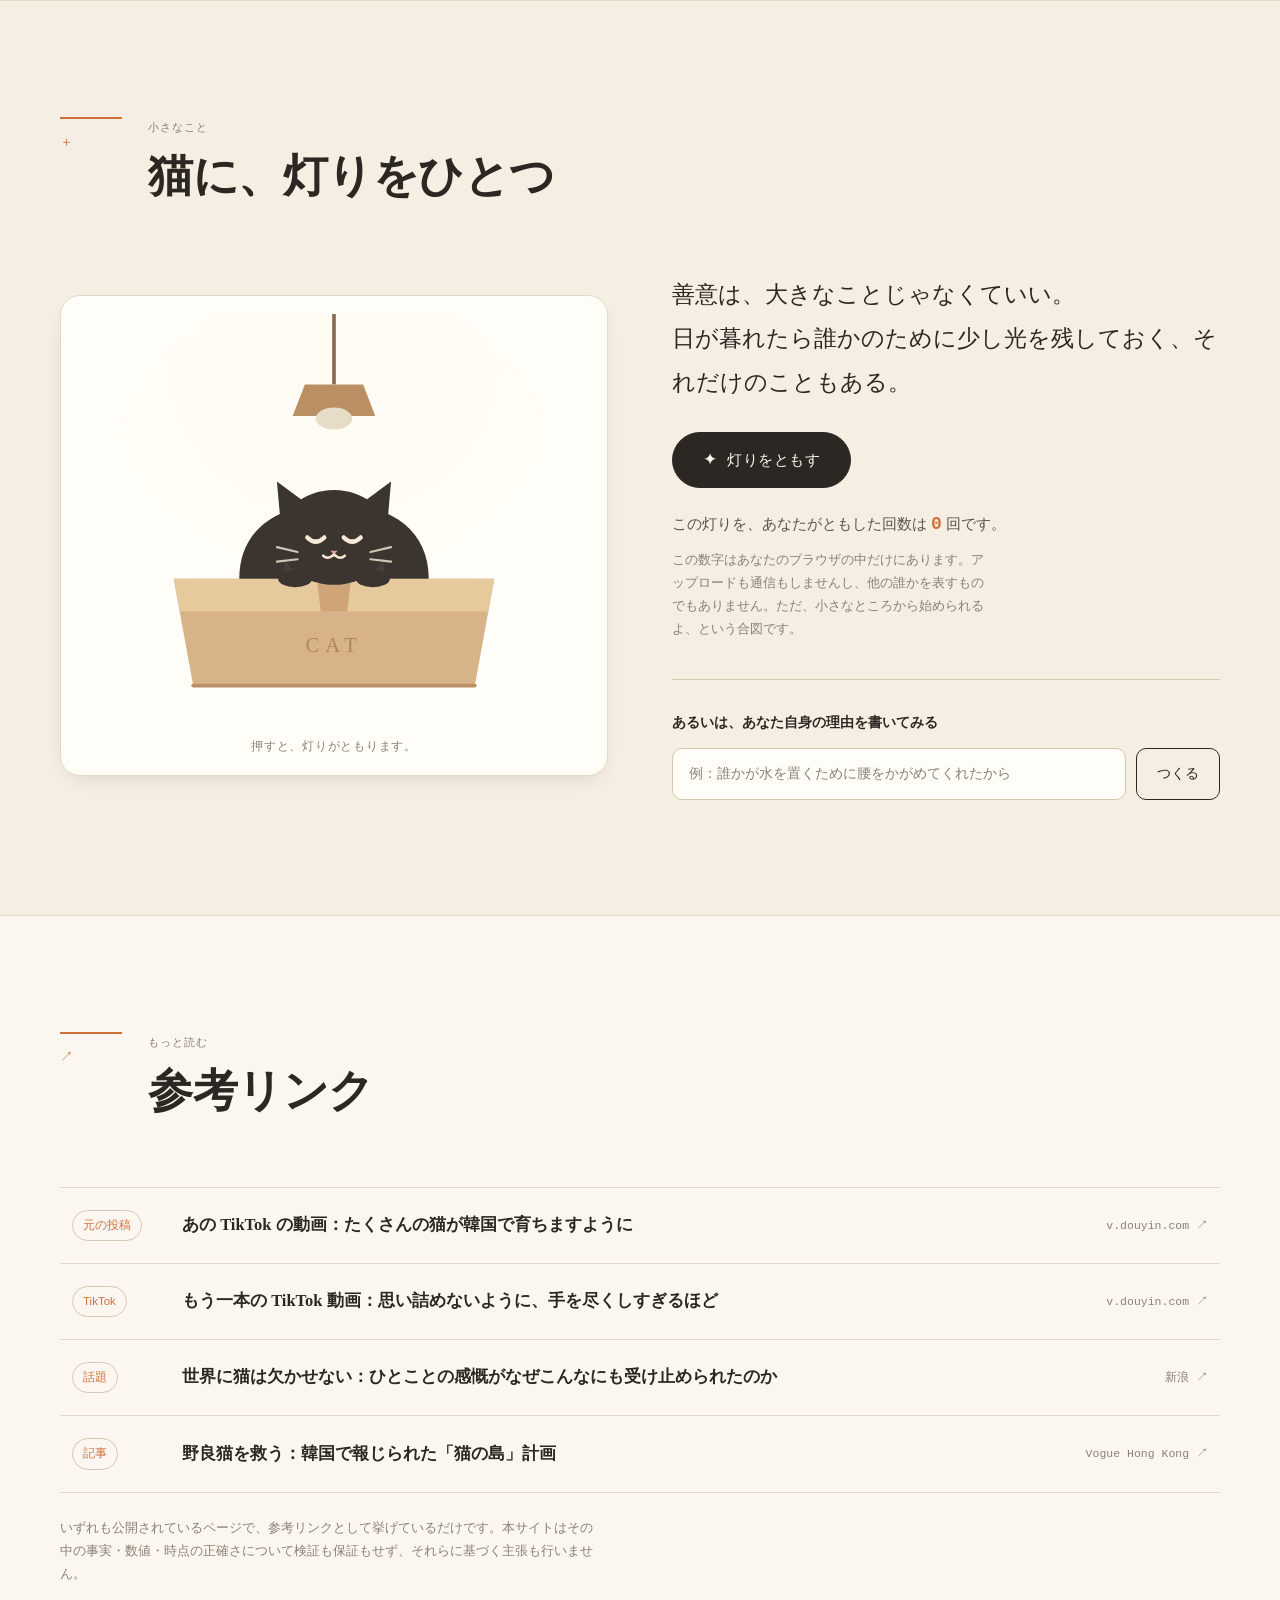
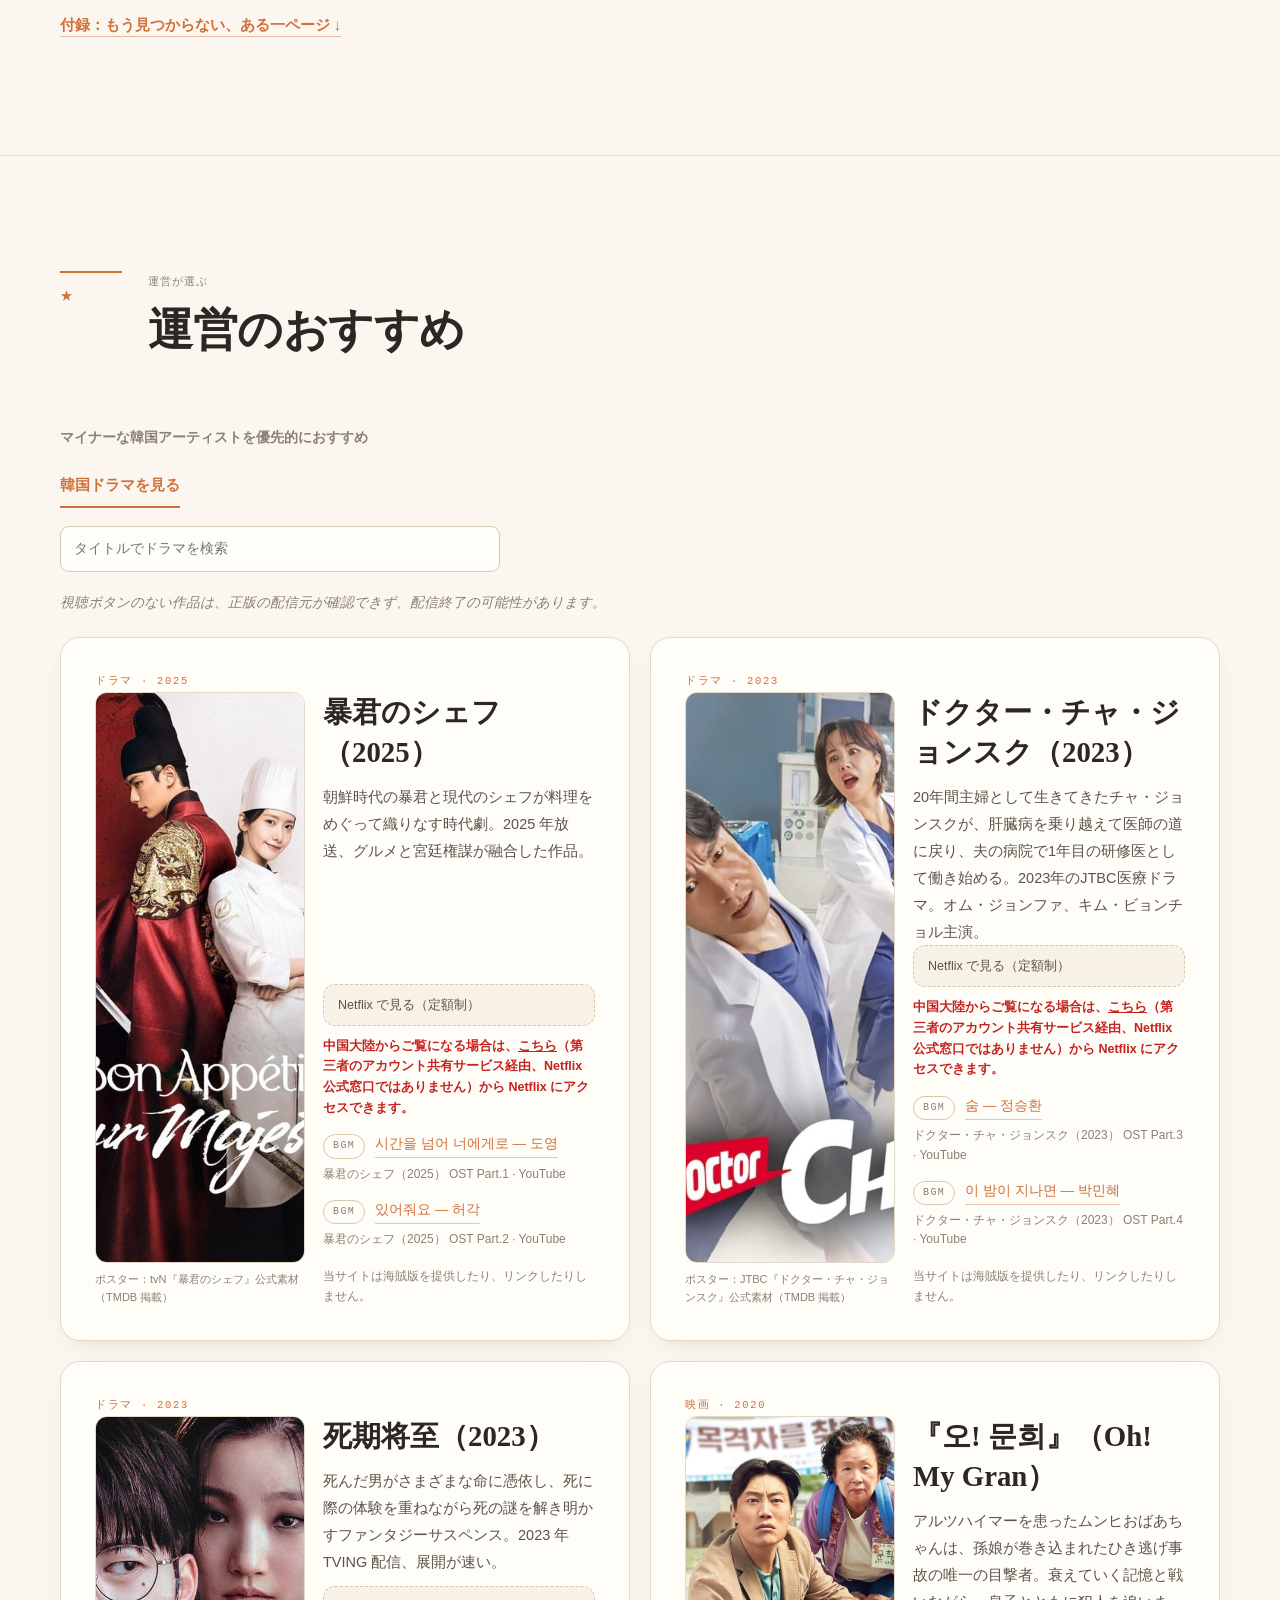
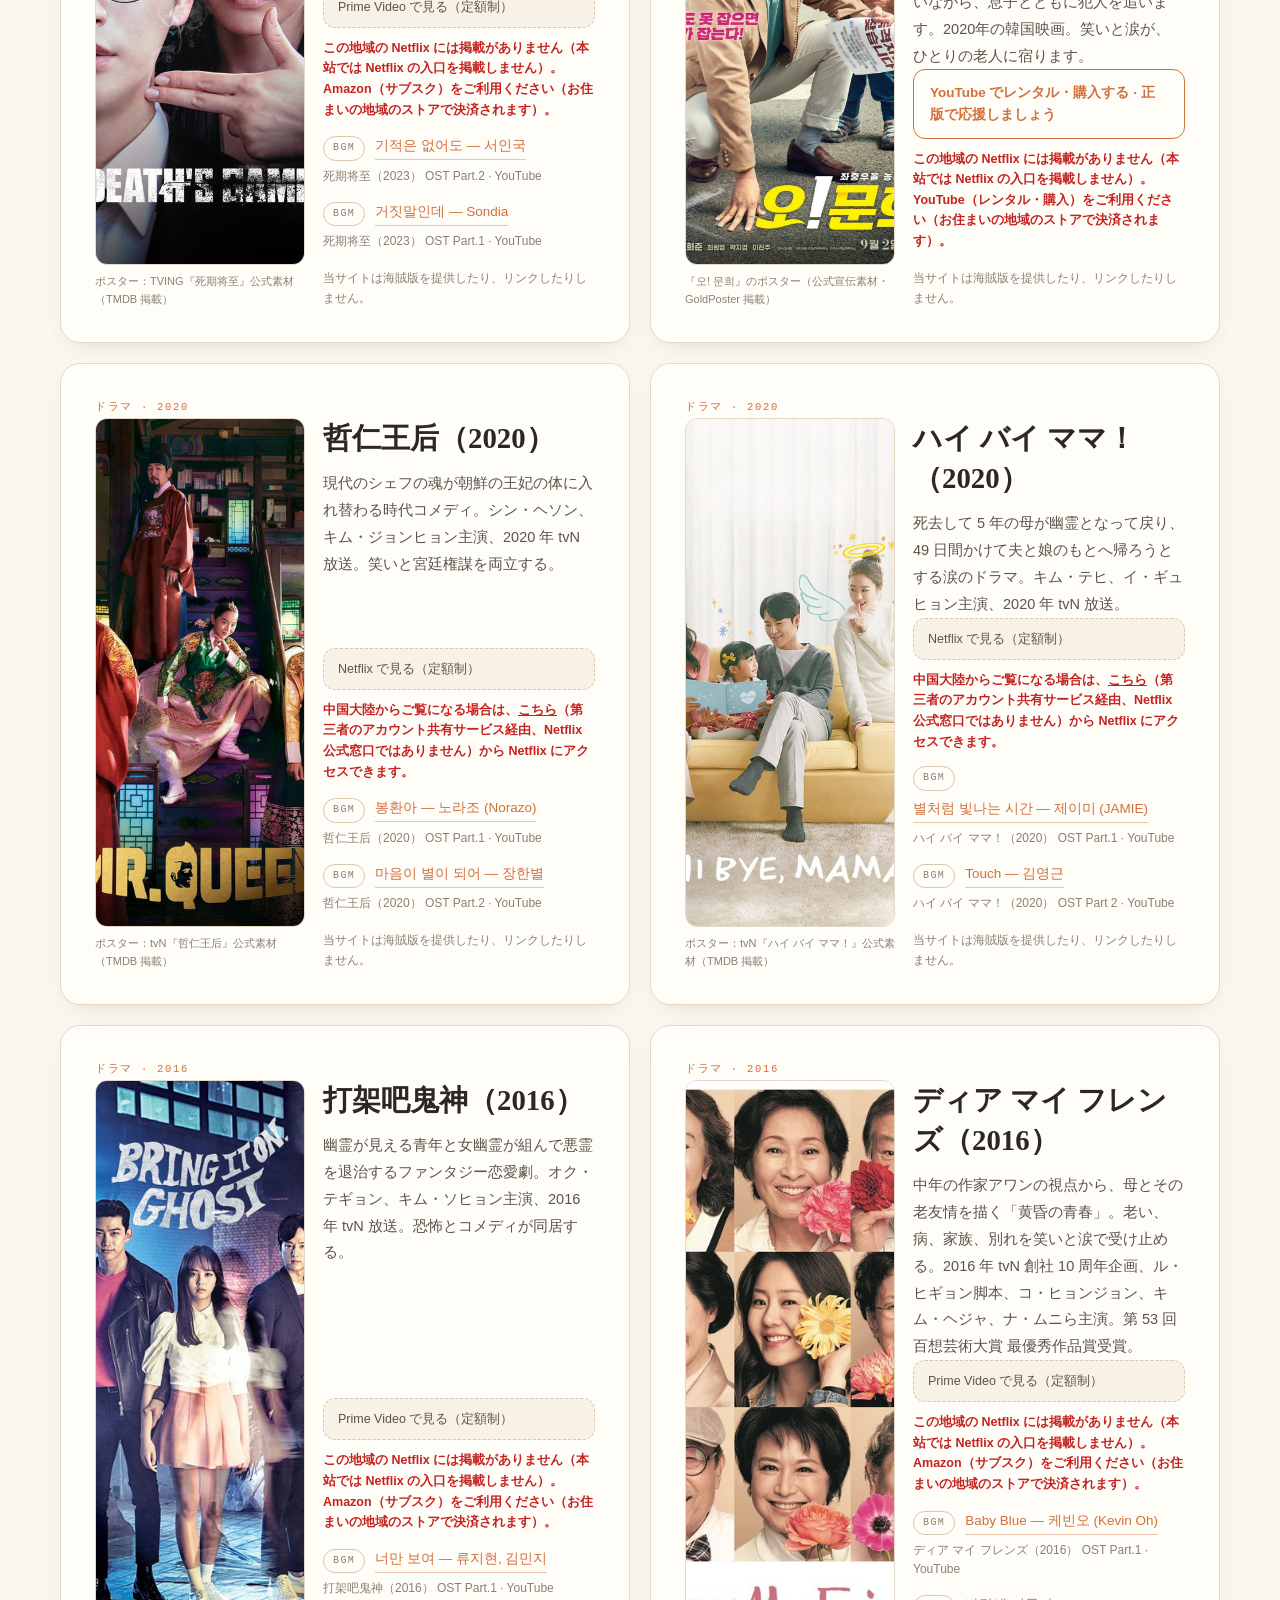
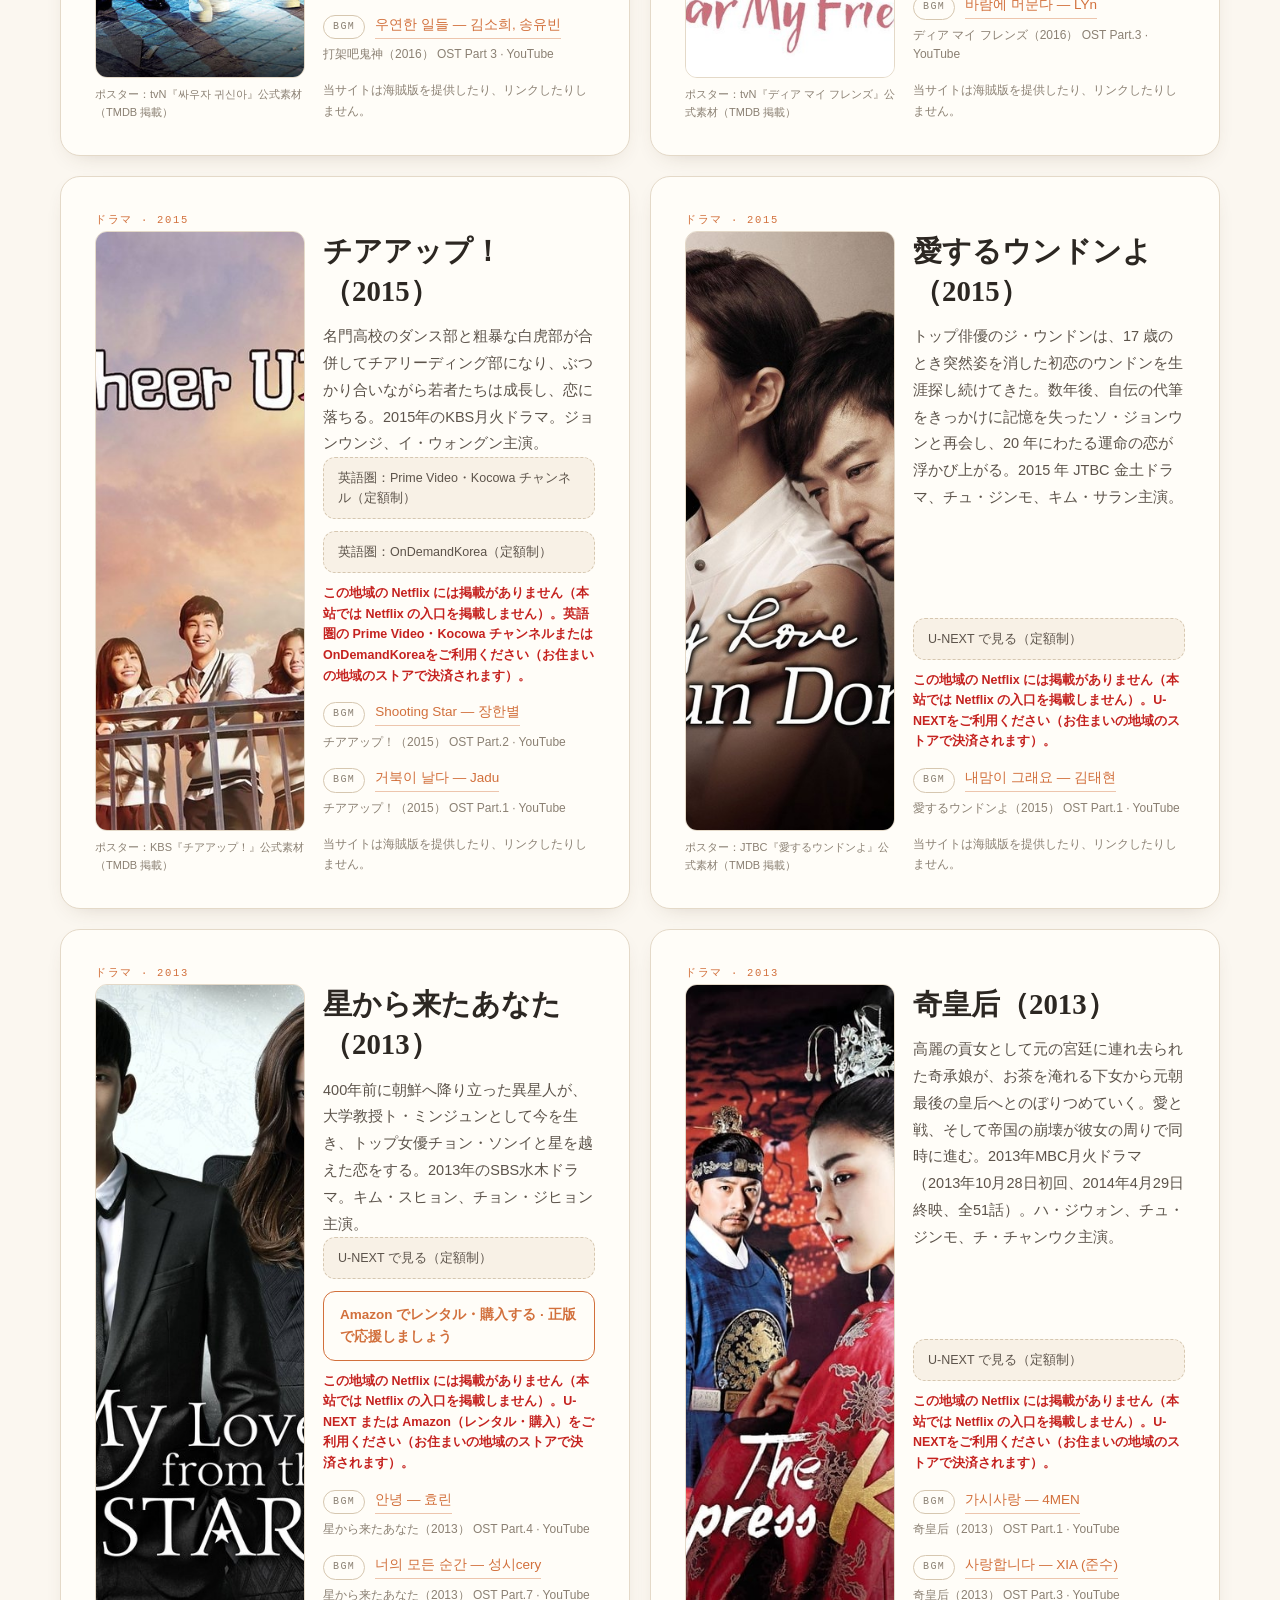
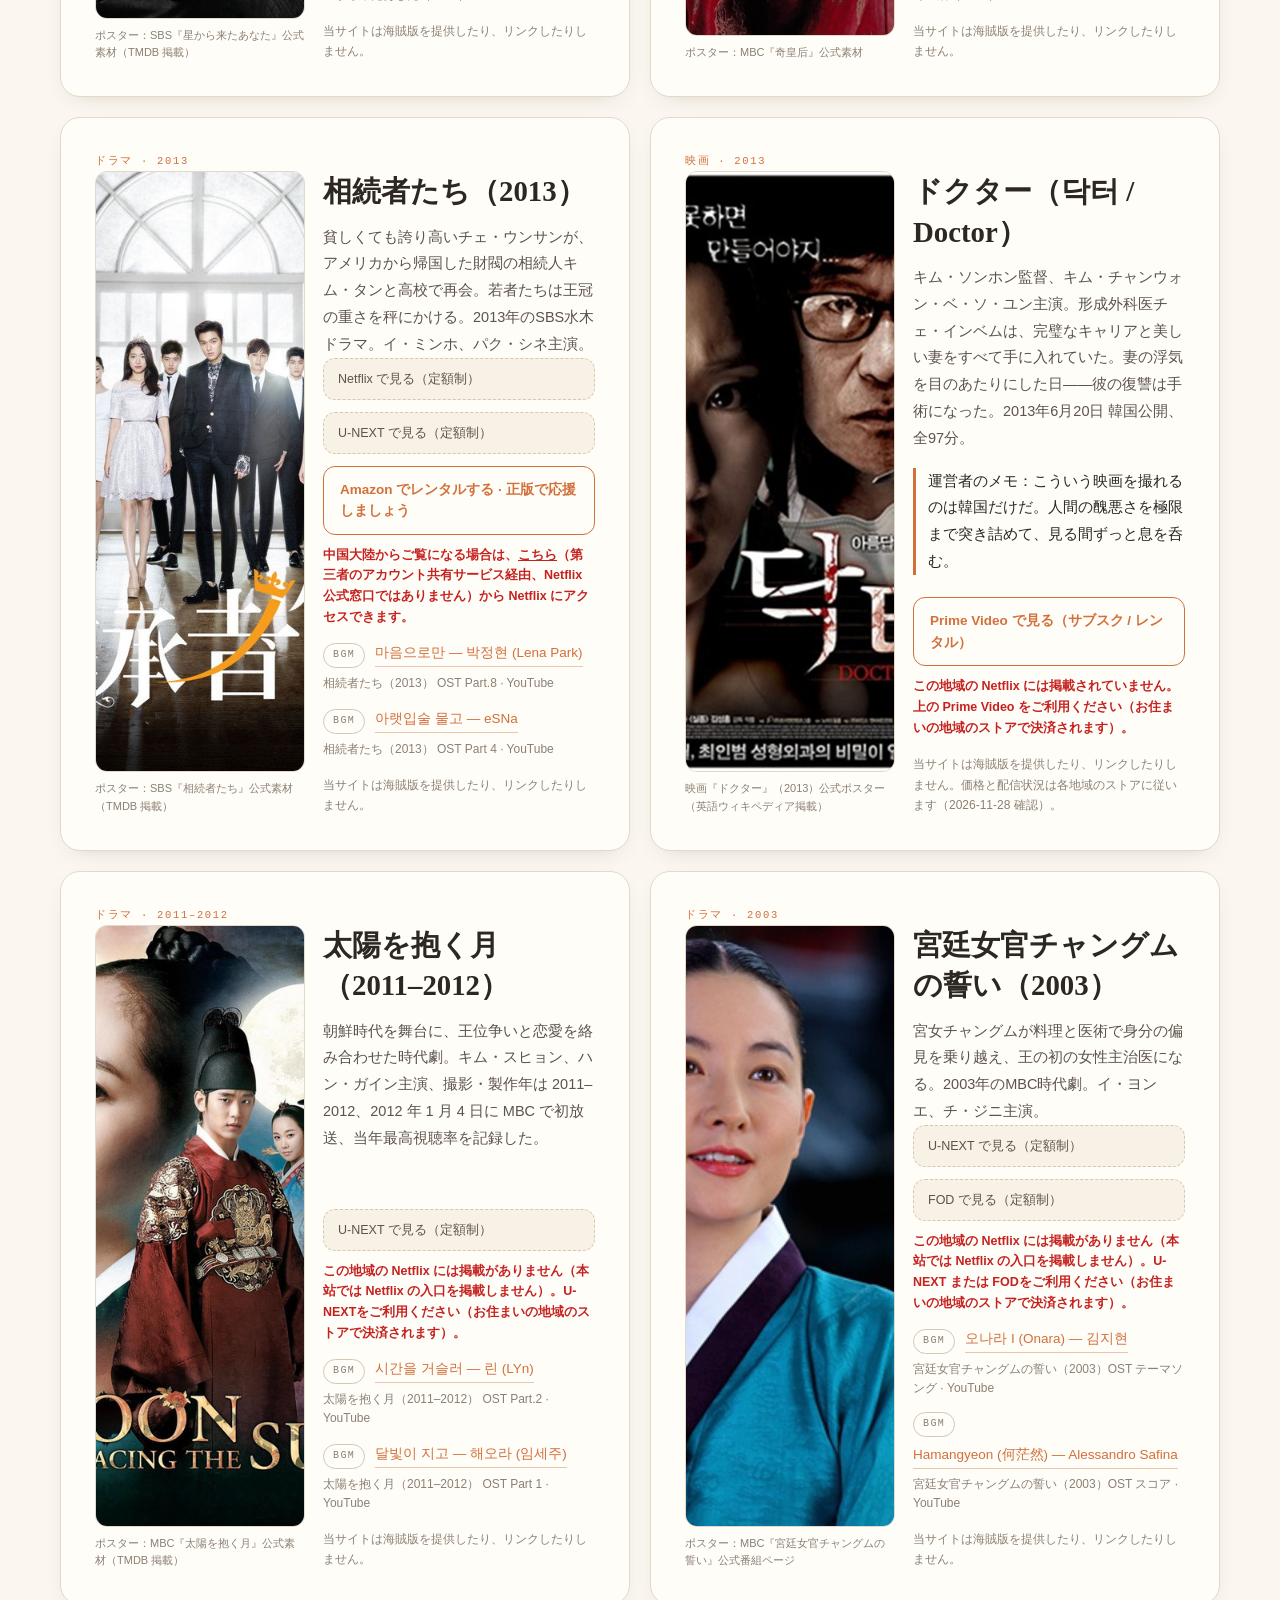
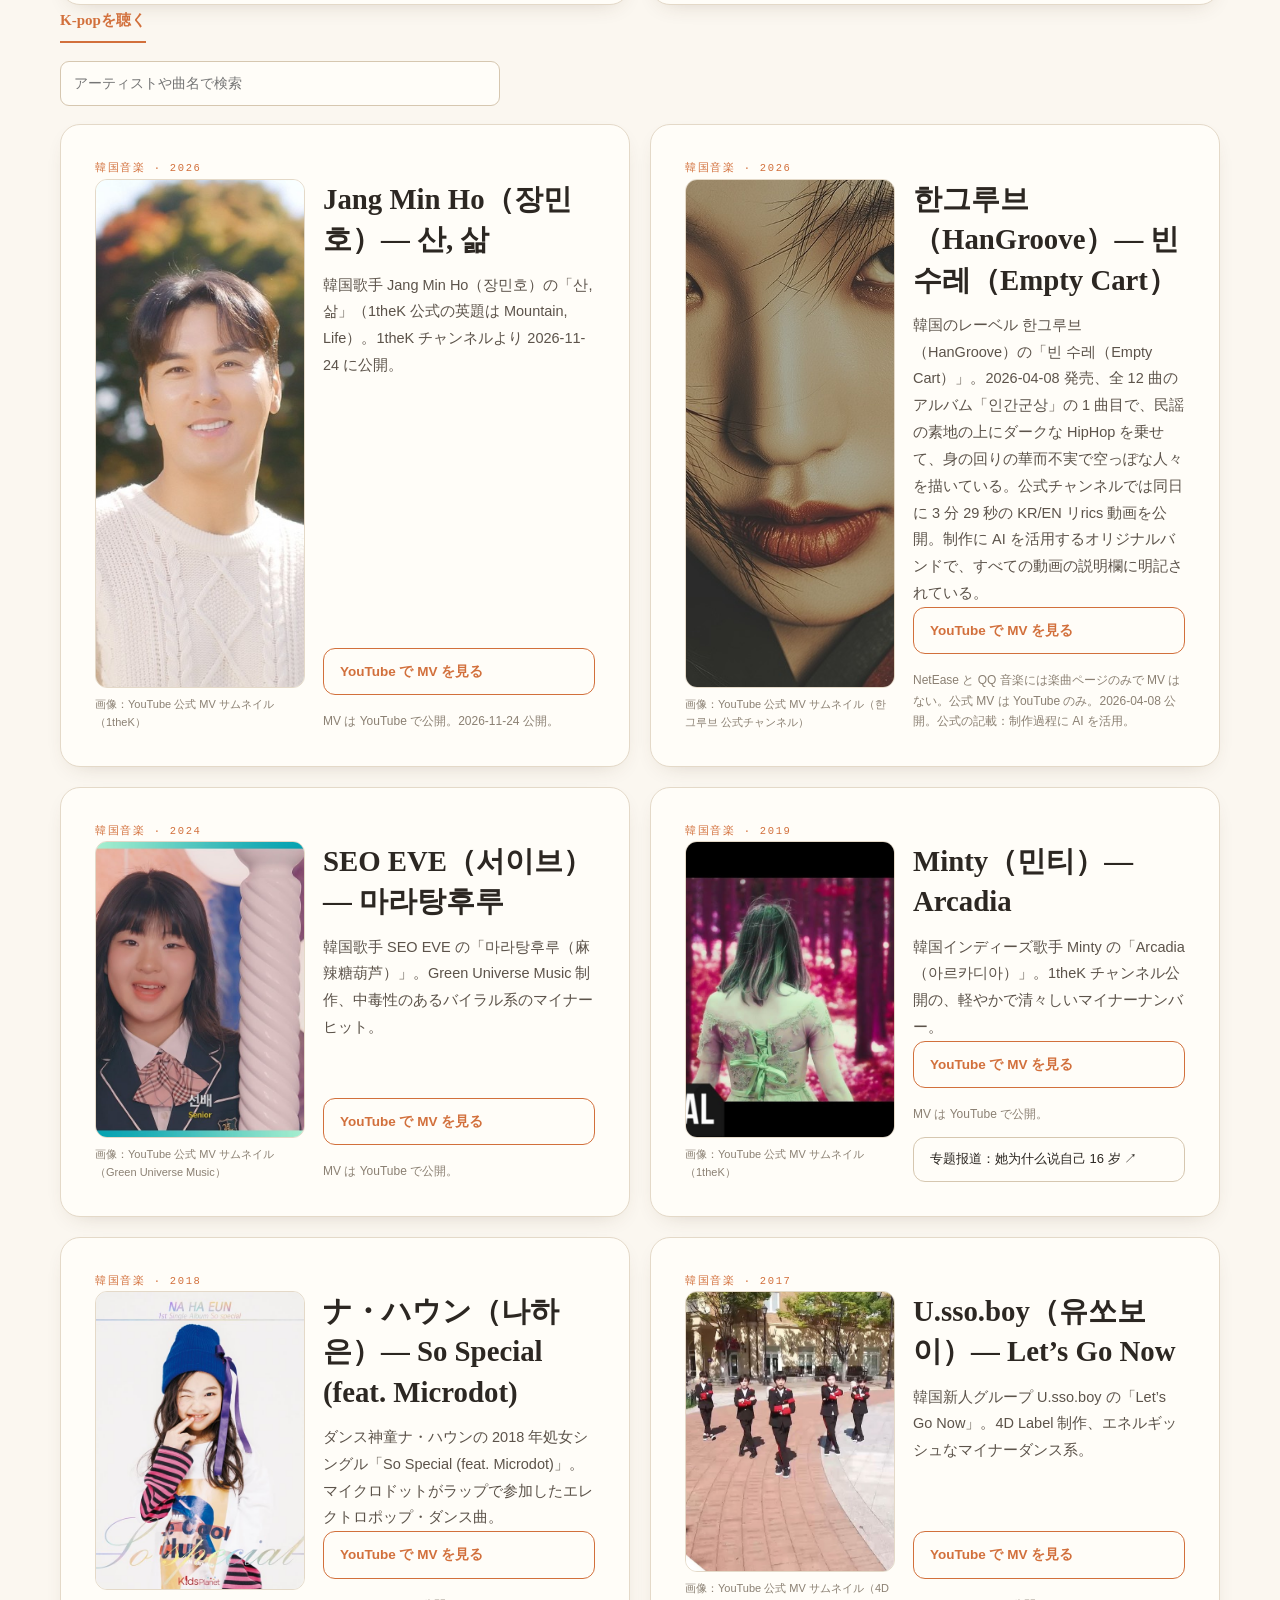
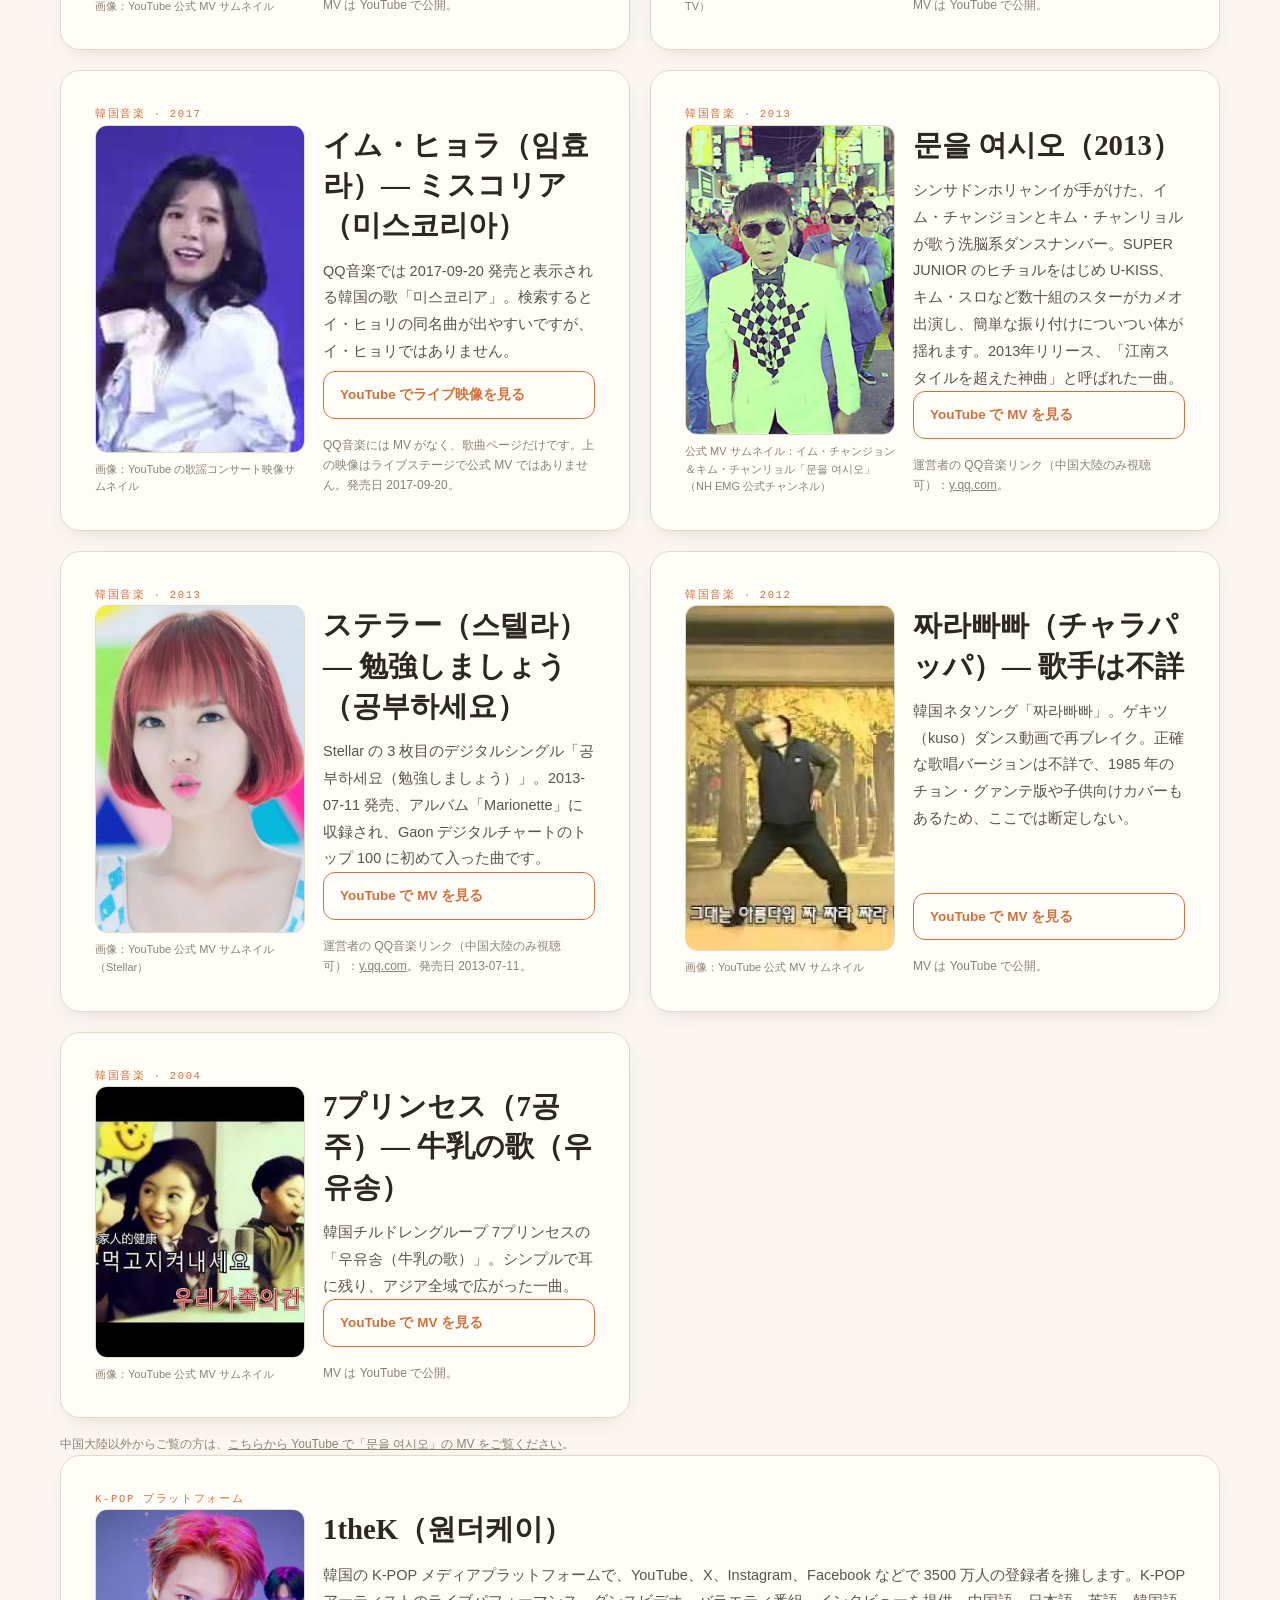
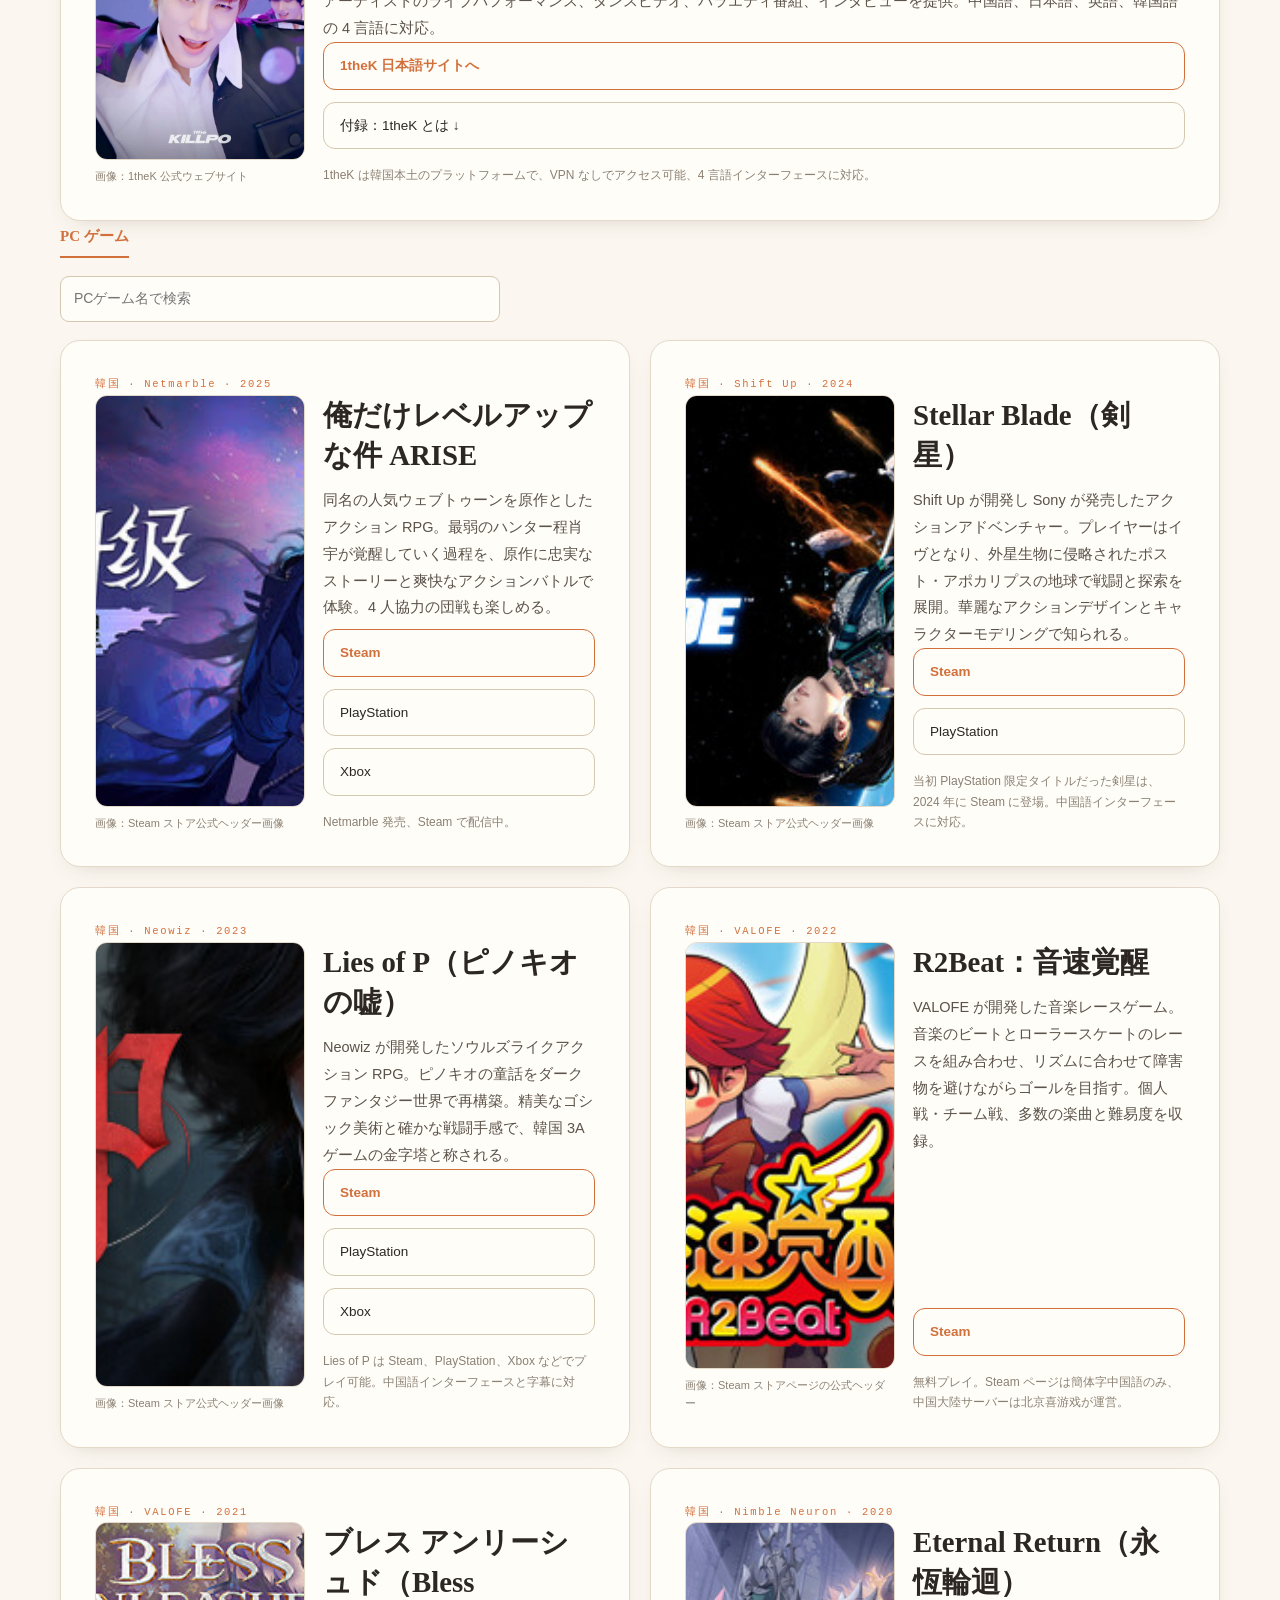
<file: jp/index.html>
<!DOCTYPE html>
<!-- Generated by scripts/build-i18n.mjs from index.html. Do not edit by hand. -->
<html lang="ja">
<head>
<meta charset="UTF-8">
<meta name="viewport" content="width=device-width, initial-scale=1">
<title data-i18n="meta.title">韓国が好きな理由｜猫と善意、K-POPと映画「オ！ムニ」</title>
<meta name="description" content="なぜ韓国が好きなのか。猫と善意とK-POPについてのTikTok投稿から、街角の猫の水入れや韓国映画「オ！ムニ」まで、四つの理由をやさしく考えました。好きな気持ちには、きちんとした理由があっていい。しかも冷静さも手放さない。" data-i18n-content="meta.description">
<meta name="theme-color" content="#FBF7F0">
<meta property="og:type" content="website">
<meta property="og:title" content="韓国が好きなら、理由も欲しい" data-i18n-content="meta.ogTitle">
<meta property="og:description" content="ステージがまぶしいからじゃない。街角の猫のために、誰かが水を置いていったから。" data-i18n-content="meta.ogDescription">
<meta property="og:url" content="https://dujeongil-galaxy.github.io/a-reason-for-korea/jp/" data-i18n-ogurl>
<meta name="color-scheme" content="light dark">
<link rel="canonical" href="https://dujeongil-galaxy.github.io/a-reason-for-korea/jp/" data-canonical>
<link rel="alternate" hreflang="zh" href="https://dujeongil-galaxy.github.io/a-reason-for-korea/">
<link rel="alternate" hreflang="en" href="https://dujeongil-galaxy.github.io/a-reason-for-korea/en/">
<link rel="alternate" hreflang="ja" href="https://dujeongil-galaxy.github.io/a-reason-for-korea/jp/">
<link rel="alternate" hreflang="ko" href="https://dujeongil-galaxy.github.io/a-reason-for-korea/ko/">
<link rel="alternate" hreflang="x-default" href="https://dujeongil-galaxy.github.io/a-reason-for-korea/">
<link rel="icon" href="../favicon.svg" type="image/svg+xml">
<link rel="sitemap" type="application/xml" title="Sitemap" href="/a-reason-for-korea/sitemap.xml">
<script type="application/ld+json" data-i18n="meta.jsonld">{"@context":"https://schema.org","@type":"WebSite","name":"韓国が好きなら、理由も欲しい","alternateName":"韓国が好きな理由","url":"https://dujeongil-galaxy.github.io/a-reason-for-korea/jp/","inLanguage":"ja","description":"なぜ韓国が好きなのか。猫と善意とK-POPについてのTikTok投稿から、街角の猫の水入れや韓国映画「オ！ムニ」まで、四つの理由をやさしく考えました。","keywords":["韓国が好きな理由","K-POP","猫","善意","オ！ムニ"],"author":{"@type":"Organization","name":"韓国が好きなら、理由も欲しい"}}</script>
<link rel="stylesheet" href="../assets/styles.css">
<script>document.documentElement.classList.add('js');</script>
<meta name="google-adsense-account" content="ca-pub-5270311938787209">
<script async src="https://pagead2.googlesyndication.com/pagead/js/adsbygoogle.js?client=ca-pub-5270311938787209" crossorigin="anonymous"></script>
</head>
<body data-lang="jp">
<a class="skip-link" href="#main" data-i18n="skip">本文へスキップ</a>

<header class="site-header">
  <div class="wrap header-inner">
    <a class="brand" href="#top" aria-label="ページの先頭へ戻る" data-i18n-aria-label="aria.brand">
      <svg class="brand-mark" viewBox="0 0 32 32" aria-hidden="true">
        <ellipse cx="16" cy="21" rx="8" ry="6.4" fill="currentColor"/>
        <circle cx="7.5" cy="12.5" r="2.6" fill="currentColor"/>
        <circle cx="12.5" cy="9" r="2.6" fill="currentColor"/>
        <circle cx="19.5" cy="9" r="2.6" fill="currentColor"/>
        <circle cx="24.5" cy="12.5" r="2.6" fill="currentColor"/>
      </svg>
      <span data-i18n="brand">好きになる理由</span>
    </a>
    <nav class="site-nav" aria-label="ページ内ナビゲーション" data-i18n-aria-label="aria.nav">
      <a href="#origin" data-i18n="nav.origin">きっかけ</a>
      <a href="#reasons" data-i18n="nav.reasons">理由</a>
      <a href="#lamp" data-i18n="nav.lamp">灯りをつける</a>
      <a href="#reading" data-i18n="nav.reading">参考リンク</a>
      <div class="nav-dropdown">
        <a href="#picks" data-i18n="nav.picks">運営のおすすめ</a>
        <div class="nav-dropdown-menu">
          <a href="#picks-dramas" data-i18n="nav.picks.drama">韓国ドラマを見る</a>
          <a href="#picks-kpop" data-i18n="nav.picks.kpop">K-popを聴く</a>
          <a href="#picks-pc-games" data-i18n="nav.picks.game">ゲームを遊ぶ</a>
          <a href="#picks-learn" data-i18n="nav.picks.learn">韓国語を学ぶ</a>
        </div>
      </div>
    </nav>
    <button class="nav-toggle" type="button" aria-expanded="false" aria-controls="mobile-nav" aria-label="ナビゲーションメニューを開く" data-i18n-aria-label="aria.navToggle">
      <span class="nav-toggle-bars" aria-hidden="true"><i></i><i></i><i></i></span>
      <span class="nav-toggle-text" data-i18n="nav.toggle">メニュー</span>
    </button>
    <div class="lang-switch" role="group" aria-label="言語" data-i18n-aria-label="aria.langSwitch">
      <a data-lang-link="zh" href="../" lang="zh"><span class="lang-long">中文</span><span class="lang-short" aria-hidden="true">CN</span></a>
      <a data-lang-link="en" href="../en/" lang="en"><span class="lang-long">English</span><span class="lang-short" aria-hidden="true">EN</span></a>
      <a data-lang-link="jp" href="../jp/" lang="ja" class="is-current" aria-current="page"><span class="lang-long">日本語</span><span class="lang-short" aria-hidden="true">JP</span></a>
      <a data-lang-link="ko" href="../ko/" lang="ko"><span class="lang-long">한국어</span><span class="lang-short" aria-hidden="true">KR</span></a>
    </div>
    <a class="header-repo" href="https://github.com/dujeongil-galaxy/a-reason-for-korea" target="_blank" rel="noopener noreferrer" aria-label="GitHub でソースを見る（新しいタブで開きます）" data-i18n-aria-label="aria.repo" data-i18n="repo">ソース <span aria-hidden="true">↗</span></a>
  </div>
  <!-- 手机端导航：一级=菜单键 · 二级=导航项 · 三级=站长推荐子项（从左侧展开） -->
  <div class="mobile-nav" id="mobile-nav" hidden>
    <div class="wrap mobile-nav-stack">
      <nav class="mobile-nav-pane mobile-nav-pane-main" aria-label="ページ内ナビゲーション" data-i18n-aria-label="aria.navMobile">
        <a class="mobile-nav-item" href="#origin" data-i18n="nav.origin">きっかけ</a>
        <a class="mobile-nav-item" href="#reasons" data-i18n="nav.reasons">理由</a>
        <a class="mobile-nav-item" href="#lamp" data-i18n="nav.lamp">灯りをつける</a>
        <a class="mobile-nav-item" href="#reading" data-i18n="nav.reading">参考リンク</a>
        <button class="mobile-nav-item mobile-nav-parent" type="button" aria-expanded="false" aria-controls="mobile-nav-picks">
          <span data-i18n="nav.picks">運営のおすすめ</span>
          <span class="mobile-nav-caret" aria-hidden="true"></span>
        </button>
      </nav>
      <nav class="mobile-nav-pane mobile-nav-pane-sub" id="mobile-nav-picks" aria-label="運営のおすすめ" data-i18n-aria-label="aria.navPicks" hidden>
        <button class="mobile-nav-back" type="button">
          <span class="mobile-nav-back-arrow" aria-hidden="true"></span>
          <span data-i18n="nav.back">戻る</span>
        </button>
        <a class="mobile-nav-item mobile-nav-subitem" href="#picks-dramas" data-i18n="nav.picks.drama">韓国ドラマを見る</a>
        <a class="mobile-nav-item mobile-nav-subitem" href="#picks-kpop" data-i18n="nav.picks.kpop">K-popを聴く</a>
        <a class="mobile-nav-item mobile-nav-subitem" href="#picks-pc-games" data-i18n="nav.picks.game">ゲームを遊ぶ</a>
        <a class="mobile-nav-item mobile-nav-subitem" href="#picks-learn" data-i18n="nav.picks.learn">韓国語を学ぶ</a>
      </nav>
    </div>
  </div>
</header>

<main id="main">
  <section class="hero" id="top">
    <div class="hero-grain" aria-hidden="true"></div>
    <div class="wrap hero-inner">
      <div class="hero-copy">
        <p class="eyebrow"><span class="eyebrow-dot" aria-hidden="true"></span><span data-i18n="hero.eyebrow">A REASON · 善意についての小さなノート</span></p>
        <h1 data-i18n="hero.title">韓国を好きになる<br><em>ひとつの理由</em></h1>
        <p class="hero-lede" data-i18n="hero.lede">ステージがまぶしいからじゃない。<br>街角の猫のために、誰かが水を置いていったから。</p>
        <p class="hero-sub" data-i18n="hero.sub">ある TikTok の投稿と、その裏にある四つの理由。<br class="only-wide">韓国のポップカルチャーが好きな自分へ、そして「なぜ？」と聞く人へ。</p>
        <div class="hero-actions">
          <a class="btn btn-primary" href="#reasons" data-i18n="hero.cta1">四つの理由を読む <span aria-hidden="true">↓</span></a>
          <a class="btn btn-ghost" href="#origin" data-i18n="hero.cta2">まずあの投稿を</a>
        </div>
      </div>

      <figure class="hero-art" aria-label="イラスト：軒先に座る猫と、水の入った器" data-i18n-aria-label="aria.heroArt" role="img">
        <svg viewBox="0 0 460 460" class="cat-scene" aria-hidden="true">
          <defs>
            <linearGradient id="skyGlow" x1="0" y1="0" x2="1" y2="1">
              <stop offset="0%" stop-color="#FBE3C8"/>
              <stop offset="100%" stop-color="#F6D3B4"/>
            </linearGradient>
            <linearGradient id="catBody" x1="0" y1="0" x2="0.8" y2="1">
              <stop offset="0%" stop-color="#4A423C"/>
              <stop offset="100%" stop-color="#2E2925"/>
            </linearGradient>
          </defs>

          <circle cx="230" cy="224" r="176" fill="url(#skyGlow)"/>
          <circle cx="230" cy="224" r="176" fill="none" stroke="#E7B98F" stroke-width="1.5" stroke-dasharray="3 9" opacity=".8"/>

          <g class="sparkles" fill="#D98B4A">
            <path d="M92 108 l4 10 10 4 -10 4 -4 10 -4 -10 -10 -4 10 -4z" opacity=".75"/>
            <path d="M368 138 l3 8 8 3 -8 3 -3 8 -3 -8 -8 -3 8 -3z" opacity=".6"/>
            <path d="M352 300 l3.5 9 9 3.5 -9 3.5 -3.5 9 -3.5 -9 -9 -3.5 9 -3.5z" opacity=".55"/>
            <circle cx="118" cy="316" r="3.4" opacity=".5"/>
            <circle cx="330" cy="86" r="2.8" opacity=".5"/>
          </g>

          <g class="paw-deco" fill="#C87844" opacity=".34">
            <g transform="translate(76,232) rotate(-18)">
              <ellipse cx="0" cy="9" rx="9" ry="7"/><circle cx="-8" cy="-2" r="3.1"/><circle cx="-2.8" cy="-6" r="3.1"/><circle cx="3" cy="-6" r="3.1"/><circle cx="8.5" cy="-2" r="3.1"/>
            </g>
            <g transform="translate(384,232) rotate(20) scale(.8)">
              <ellipse cx="0" cy="9" rx="9" ry="7"/><circle cx="-8" cy="-2" r="3.1"/><circle cx="-2.8" cy="-6" r="3.1"/><circle cx="3" cy="-6" r="3.1"/><circle cx="8.5" cy="-2" r="3.1"/>
            </g>
          </g>

          <!-- eaves -->
          <path d="M60 126 L230 66 L400 126" fill="none" stroke="#8A6B52" stroke-width="7" stroke-linecap="round" stroke-linejoin="round"/>
          <path d="M60 126 L230 66 L400 126" fill="none" stroke="#C39A75" stroke-width="2" stroke-linecap="round" stroke-linejoin="round"/>
          <path d="M88 130 L88 156 M372 130 L372 156" stroke="#8A6B52" stroke-width="6" stroke-linecap="round"/>

          <!-- ledge -->
          <rect x="76" y="336" width="308" height="14" rx="7" fill="#8A6B52"/>
          <rect x="76" y="336" width="308" height="5" rx="2.5" fill="#B28B6B"/>

          <!-- tail -->
          <path class="cat-tail" d="M300 314 C352 316 358 268 338 250 C326 239 310 246 312 260" fill="none" stroke="#2E2925" stroke-width="18" stroke-linecap="round"/>

          <!-- cat body -->
          <path d="M156 332 C150 276 174 232 220 228 C268 224 302 262 300 332 Z" fill="url(#catBody)"/>
          <path d="M196 332 C192 296 198 272 212 268 C226 264 234 292 234 332 Z" fill="#6E625A" opacity=".45"/>

          <!-- cat head -->
          <g class="cat-head">
            <path d="M180 208 L176 158 L208 184 Z" fill="#2E2925"/>
            <path d="M186 198 L184 170 L204 187 Z" fill="#D98B7B"/>
            <path d="M272 184 L300 158 L296 208 Z" fill="#2E2925"/>
            <path d="M272 187 L292 170 L290 198 Z" fill="#D98B7B"/>
            <ellipse cx="238" cy="208" rx="60" ry="52" fill="#3B342F"/>
            <path d="M238 158 C258 158 272 170 278 186" fill="none" stroke="#5A4F47" stroke-width="5" stroke-linecap="round" opacity=".7"/>
            <path class="eyes-closed" d="M212 208 q9 9 18 0 M246 208 q9 9 18 0" fill="none" stroke="#F7E9D6" stroke-width="4.5" stroke-linecap="round"/>
            <path d="M236 222 l5 5 -5 4 -5 -4 z" fill="#E8A79B"/>
            <path d="M238 231 q-7 7 -13 1 M238 231 q7 7 13 1" fill="none" stroke="#F7E9D6" stroke-width="2.6" stroke-linecap="round"/>
            <path d="M196 224 l-24 -6 M198 232 l-24 3 M280 224 l24 -6 M278 232 l24 3" stroke="#F7E9D6" stroke-width="2.2" stroke-linecap="round" opacity=".85"/>
          </g>

          <!-- paws -->
          <ellipse cx="202" cy="332" rx="17" ry="9" fill="#3B342F"/>
          <ellipse cx="258" cy="332" rx="17" ry="9" fill="#3B342F"/>

          <!-- water bowl -->
          <g>
            <path d="M96 322 h64 l-7 22 a8 8 0 0 1 -8 6 h-34 a8 8 0 0 1 -8 -6 z" fill="#7A9E8E"/>
            <ellipse cx="128" cy="322" rx="32" ry="8" fill="#A9C9BC"/>
            <ellipse cx="128" cy="322" rx="24" ry="5" fill="#D6E9E1"/>
            <path d="M118 320 q6 -4 12 0" fill="none" stroke="#FFFFFF" stroke-width="2" stroke-linecap="round" opacity=".8"/>
          </g>
        </svg>
        <figcaption data-i18n="hero.caption">軒先、水碗、一匹の猫。<span>イラスト / 当サイト作</span></figcaption>
      </figure>
    </div>
    <div class="scroll-hint" aria-hidden="true"><span class="scroll-line"></span><span data-i18n="scroll.hint">スクロール</span></div>
  </section>

  <section class="section origin" id="origin">
    <div class="wrap">
      <div class="section-head reveal">
        <span class="section-no">00</span>
        <div>
          <p class="section-kicker" data-i18n="origin.kicker">あの投稿</p>
          <h2 data-i18n="origin.head">きっかけ：少し不器用な願い</h2>
        </div>
      </div>
      <div class="origin-grid">
        <blockquote class="share-card reveal">
          <div class="share-card-top">
            <span class="share-badge" data-i18n="origin.badge">TikTok の投稿より</span>
            <span class="share-dots" aria-hidden="true">···</span>
          </div>
          <p class="share-quote" data-i18n="origin.quote">「たくさんの猫が<br>韓国で育ちますように」</p>
          <p class="share-tags" data-i18n="origin.tags">#世界に猫は欠かせない　#韓国　#善意　#ポジティブ</p>
          <a class="share-link" href="https://v.douyin.com/ETkls6EwUXo/" target="_blank" rel="noopener noreferrer">v.douyin.com/ETkls6EwUXo/ <span aria-hidden="true">↗</span></a>
        </blockquote>
        <div class="origin-text reveal">
          <p data-i18n="origin.p1">ステージのことも、新曲のことも出てこない。ただ猫のことだけ。整っているとは言えない一言なのに、「好き」という気持ちを地面に引き戻してくれる。</p>
          <p data-i18n="origin.p2">K-POP を聴き、韓国ドラマを追いかけていると、ときどき聞かれる。<em>「結局、どこが好きなの？」</em>たいていは笑って流してきた。でも今回は、ちゃんと答えたい。</p>
          <p data-i18n="origin.p3">だからこのページを作った。弁護でも、紹介パンフでもなく、「理由」という二文字を、ただ広げて書いてみただけ。</p>
          <p class="origin-note" data-i18n="origin.note">注：本サイトは個人の意見ページです。確認できていないデータは引用せず、いかなる団体も代表しません。</p>
        </div>
      </div>
    </div>
  </section>

  <section class="section reasons" id="reasons">
    <div class="wrap">
      <div class="section-head reveal">
        <span class="section-no">01—04</span>
        <div>
          <p class="section-kicker" data-i18n="reasons.kicker">四つの理由</p>
          <h2 data-i18n="reasons.head">四つの理由と、ひとつだけ譲らないこと</h2>
        </div>
      </div>

      <ol class="reason-list">
        <li class="reason reveal">
          <div class="reason-index" aria-hidden="true">01</div>
          <div class="reason-icon" aria-hidden="true">
            <svg viewBox="0 0 48 48"><path d="M8 26h32l-4 13a4 4 0 0 1-4 3H16a4 4 0 0 1-4-3z" fill="none" stroke="currentColor" stroke-width="2.4" stroke-linejoin="round"/><ellipse cx="24" cy="26" rx="16" ry="4.5" fill="none" stroke="currentColor" stroke-width="2.4"/><path d="M18 19q4-4 8 0" fill="none" stroke="currentColor" stroke-width="2" stroke-linecap="round"/></svg>
          </div>
          <div class="reason-body">
            <p class="reason-en" data-i18n="r1.kicker">善意は細部にある</p>
            <h3 data-i18n="r1.title">善意は細部に宿る</h3>
            <p data-i18n="r1.body">目立たない猫用の器、片付けられなかった段ボール、冬になっても撤去されない小さな小屋。胸が緩むのは立派なスローガンではなく、ありがとうも言えない命のために、誰かが一度腰をかがめることだ。</p>
            <p class="reason-aside" data-i18n="r1.aside">そういう腰のかがめ方が、私は好きだ。</p>
          </div>
        </li>

        <li class="reason reveal">
          <div class="reason-index" aria-hidden="true">02</div>
          <div class="reason-icon" aria-hidden="true">
            <svg viewBox="0 0 48 48"><path d="M6 20 24 8l18 12" fill="none" stroke="currentColor" stroke-width="2.4" stroke-linecap="round" stroke-linejoin="round"/><path d="M11 20v20h26V20" fill="none" stroke="currentColor" stroke-width="2.4" stroke-linejoin="round"/><circle cx="24" cy="30" r="4.5" fill="none" stroke="currentColor" stroke-width="2.4"/><path d="M24 34.5v5" stroke="currentColor" stroke-width="2.4" stroke-linecap="round"/></svg>
          </div>
          <div class="reason-body">
            <p class="reason-en" data-i18n="r2.kicker">いちばん小さいものへの向き合い方</p>
            <h3 data-i18n="r2.title">いちばん小さい存在をどう扱うか</h3>
            <p data-i18n="r2.body">建物は高くてもいいし、灯りは明るくてもいい。でも気になるのは、話せず、お返しもできず、要求すらできないその一匹が、この街の考慮に入っているかどうかだ。</p>
            <p class="reason-aside" data-i18n="r2.aside">猫はとても軽い物差しなのに、重いものを量れる。</p>
          </div>
        </li>

        <li class="reason reveal">
          <div class="reason-index" aria-hidden="true">03</div>
          <div class="reason-icon" aria-hidden="true">
            <svg viewBox="0 0 48 48"><path d="M24 8C14 8 7 16 7 25c0 9 8 15 17 15s17-6 17-15C41 16 34 8 24 8z" fill="none" stroke="currentColor" stroke-width="2.4"/><circle cx="24" cy="25" r="6.5" fill="none" stroke="currentColor" stroke-width="2.4"/><path d="M11 39 37 11" stroke="currentColor" stroke-width="2.4" stroke-linecap="round"/></svg>
          </div>
          <div class="reason-body">
            <p class="reason-en" data-i18n="r3.kicker">好きだからといって無条件ではない</p>
            <h3 data-i18n="r3.title">好きでも、無条件ではない——ここははっきり書く</h3>
            <p data-i18n="r3.body">ある場所が好きだということは、そのすべてを弁護することでも、完璧だと思い込むことでもない。どこにも複雑な面がある。加工済みの一枚絵ではなく、現実の国として見ることこそが、好きになる前提だと思う。</p>
            <p class="reason-aside" data-i18n="r3.aside">好きに値する具体的な瞬間を好きになりながら、自分の判断は手放さない——それが「理由がある」ということだ。</p>
          </div>
        </li>

        <li class="reason reveal">
          <div class="reason-index" aria-hidden="true">04</div>
          <div class="reason-icon" aria-hidden="true">
            <svg viewBox="0 0 48 48"><path d="M24 40C13 33 7 27 7 20a9 9 0 0 1 17-4 9 9 0 0 1 17 4c0 7-6 13-17 20z" fill="none" stroke="currentColor" stroke-width="2.4" stroke-linejoin="round"/><path d="M24 22v10M19 27h10" stroke="currentColor" stroke-width="2.2" stroke-linecap="round"/></svg>
          </div>
          <div class="reason-body">
            <p class="reason-en" data-i18n="r4.kicker">自分の足元へ持ち帰る</p>
            <h3 data-i18n="r4.title">好きな気持ちを自分の足元へ</h3>
            <p data-i18n="r4.body">画面の中だけで終わるなら、その気持ちはあまりに軽い。心が動いたあと、人は自分の家の下で小さなことをしたくなる。きれいな水を一碗、飼い猫を手放さないこと、買うのではなく保護猫を迎えること、冬の段ボールに古いセーターを敷くこと。</p>
            <p class="reason-aside" data-i18n="r4.aside">好きであることのいちばん良い形は、自分まで少し優しくなることだ。</p>
          </div>
        </li>
      </ol>
    </div>
  </section>

  <section class="section lamp" id="lamp">
    <div class="wrap">
      <div class="section-head reveal">
        <span class="section-no">＋</span>
        <div>
          <p class="section-kicker" data-i18n="lamp.kicker">小さなこと</p>
          <h2 data-i18n="lamp.head">猫に、灯りをひとつ</h2>
        </div>
      </div>

      <div class="lamp-grid">
        <figure class="lamp-art reveal" id="lampArt" role="img" aria-label="イラスト：段ボールの中で丸まる猫と、まだ点いていない上の灯り" data-i18n-aria-label="aria.lampArt">
          <svg viewBox="0 0 420 340" aria-hidden="true">
            <defs>
              <radialGradient id="lampLight" cx="50%" cy="18%" r="72%">
                <stop offset="0%" stop-color="#FFE2A8" stop-opacity=".95"/>
                <stop offset="60%" stop-color="#FFD89B" stop-opacity=".28"/>
                <stop offset="100%" stop-color="#FFD89B" stop-opacity="0"/>
              </radialGradient>
            </defs>
            <ellipse class="lamp-glow" cx="210" cy="150" rx="185" ry="175" fill="url(#lampLight)"/>
            <path d="M210 0v58" stroke="#8A6B52" stroke-width="3"/>
            <path d="M186 58h48l10 26h-68z" fill="#B98F63"/>
            <ellipse class="lamp-bulb" cx="210" cy="86" rx="15" ry="9" fill="#E7DCC8"/>
            <path class="lamp-rays" d="M210 102v14" stroke="#E7A94B" stroke-width="3" stroke-linecap="round"/>

            <path d="M78 218h264l-16 88H94z" fill="#D8B389"/>
            <path d="M78 218h264l-5 27H83z" fill="#E7C99E"/>
            <path d="M196 218h28l-3 27h-22z" fill="#C79A6B" opacity=".75"/>
            <path d="M94 306h232" stroke="#B98F63" stroke-width="3" stroke-linecap="round"/>
            <text x="210" y="278" text-anchor="middle" font-size="17" letter-spacing="5" fill="#A87C50" opacity=".8" font-family="serif">CAT</text>

            <g class="box-cat">
              <path d="M132 218c0-38 28-62 78-62s78 24 78 62z" fill="#3B342F"/>
              <path d="M168 218c0-30 18-46 42-46s42 16 42 46z" fill="#51473F" opacity=".6"/>
              <path d="M166 172l-3-34 27 20z" fill="#3B342F"/>
              <path d="M254 172l3-34-27 20z" fill="#3B342F"/>
              <ellipse cx="210" cy="184" rx="46" ry="39" fill="#3B342F"/>
              <g class="box-eyes-closed" fill="none" stroke="#F7E9D6" stroke-width="3.6" stroke-linecap="round">
                <path d="M188 184q7 7 14 0"/><path d="M218 184q7 7 14 0"/>
              </g>
              <g class="box-eyes-open">
                <ellipse cx="195" cy="184" rx="5" ry="6.5" fill="#F7E9D6"/>
                <ellipse cx="225" cy="184" rx="5" ry="6.5" fill="#F7E9D6"/>
                <circle cx="195" cy="185" r="2.6" fill="#3B342F"/>
                <circle cx="225" cy="185" r="2.6" fill="#3B342F"/>
              </g>
              <path d="M207 195l3 3 3-3z" fill="#E8A79B"/>
              <path d="M210 198q-5 5-9 1 M210 198q5 5 9 1" fill="none" stroke="#F7E9D6" stroke-width="2" stroke-linecap="round"/>
              <path d="M180 196l-17-4 M180 202l-17 2 M240 196l17-4 M240 202l17 2" stroke="#F7E9D6" stroke-width="1.8" stroke-linecap="round" opacity=".8"/>
              <ellipse cx="178" cy="218" rx="14" ry="7" fill="#3B342F"/>
              <ellipse cx="242" cy="218" rx="14" ry="7" fill="#3B342F"/>
            </g>
          </svg>
          <figcaption data-i18n="lamp.caption">押すと、灯りがともります。</figcaption>
        </figure>

        <div class="lamp-panel reveal">
          <p class="lamp-lede" data-i18n="lamp.lede">善意は、大きなことじゃなくていい。<br>日が暮れたら誰かのために少し光を残しておく、それだけのこともある。</p>
          <button class="lamp-button" id="lampButton" type="button">
            <span class="lamp-button-icon" aria-hidden="true">✦</span>
            <span id="lampButtonText" data-i18n="lamp.button">灯りをともす</span>
          </button>
          <p class="lamp-count"><span data-i18n="lamp.count.before">この灯りを、あなたがともした回数は</span> <strong id="lampCount" aria-live="polite">0</strong> <span data-i18n="lamp.count.after">回です。</span></p>
          <p class="lamp-fineprint" data-i18n="lamp.fineprint">この数字はあなたのブラウザの中だけにあります。アップロードも通信もしませんし、他の誰かを表すものでもありません。ただ、小さなところから始められるよ、という合図です。</p>

          <div class="reason-form">
            <label for="myReason" data-i18n="form.label">あるいは、あなた自身の理由を書いてみる</label>
            <div class="reason-form-row">
              <input id="myReason" type="text" maxlength="60" placeholder="例：誰かが水を置くために腰をかがめてくれたから" data-i18n-placeholder="placeholder.reason" autocomplete="off">
              <button id="makeCard" type="button" data-i18n="form.generate">つくる</button>
            </div>
            <div id="cardArea" class="card-area" hidden>
              <div class="my-card">
                <span class="my-card-label" data-i18n="form.card.label">私の理由 · A REASON</span>
                <p id="cardText"></p>
                <span class="my-card-foot" data-i18n="form.card.foot">世界に猫は欠かせない</span>
              </div>
              <button id="copyCard" class="copy-btn" type="button" data-i18n="form.copy">この文章をコピー</button>
              <p id="copyStatus" class="copy-status" role="status"></p>
            </div>
          </div>
        </div>
      </div>
    </div>
  </section>

  <section class="section reading" id="reading">
    <div class="wrap">
      <div class="section-head reveal">
        <span class="section-no">↗</span>
        <div>
          <p class="section-kicker" data-i18n="reading.kicker">もっと読む</p>
          <h2 data-i18n="reading.head">参考リンク</h2>
        </div>
      </div>
      <ul class="reading-list reveal">
        <li>
          <a href="https://v.douyin.com/ETkls6EwUXo/" target="_blank" rel="noopener noreferrer">
            <span class="reading-tag" data-i18n="read1.tag">元の投稿</span>
            <span class="reading-title" data-i18n="read1.title">あの TikTok の動画：たくさんの猫が韓国で育ちますように</span>
            <span class="reading-meta">v.douyin.com <span aria-hidden="true">↗</span></span>
          </a>
        </li>
        <li>
          <a href="https://v.douyin.com/kDbYuYZROUU/" target="_blank" rel="noopener noreferrer">
            <span class="reading-tag" data-i18n="read4.tag">TikTok</span>
            <span class="reading-title" data-i18n="read4.title">もう一本の TikTok 動画：思い詰めないように、手を尽くしすぎるほど</span>
            <span class="reading-meta">v.douyin.com <span aria-hidden="true">↗</span></span>
          </a>
        </li>
        <li>
          <a href="http://www.sina.cn/news/detail/5358301564897624.html" target="_blank" rel="noopener noreferrer">
            <span class="reading-tag" data-i18n="read2.tag">話題</span>
            <span class="reading-title" data-i18n="read2.title">世界に猫は欠かせない：ひとことの感慨がなぜこんなにも受け止められたのか</span>
            <span class="reading-meta">新浪 <span aria-hidden="true">↗</span></span>
          </a>
        </li>
        <li>
          <a href="https://www.voguehk.com/zh/article/art-lifestyle/there-is-going-to-be-a-cat-island-in-south-korea" target="_blank" rel="noopener noreferrer">
            <span class="reading-tag" data-i18n="read3.tag">記事</span>
            <span class="reading-title" data-i18n="read3.title">野良猫を救う：韓国で報じられた「猫の島」計画</span>
            <span class="reading-meta">Vogue Hong Kong <span aria-hidden="true">↗</span></span>
          </a>
        </li>
      </ul>
      <p class="reading-note reveal" data-i18n="reading.note">いずれも公開されているページで、参考リンクとして挙げているだけです。本サイトはその中の事実・数値・時点の正確さについて検証も保証もせず、それらに基づく主張も行いません。</p>
      <p class="archive-teaser reveal"><a href="#archive" data-i18n="archive.teaser">付録：もう見つからない、ある一ページ <span aria-hidden="true">↓</span></a></p>
    </div>
  </section>

  <section class="section picks" id="picks">
    <div class="wrap">
      <div class="section-head reveal">
        <span class="section-no">★</span>
        <div>
          <p class="section-kicker" data-i18n="picks.kicker">運営が選ぶ</p>
          <h2 data-i18n="picks.head">運営のおすすめ</h2>
        </div>
      </div>
      <p class="picks-webnote" data-i18n="picks.headsub">マイナーな韓国アーティストを優先的におすすめ</p>
      <p class="picks-subhead" data-i18n="picks.subhead">韓国ドラマを見る</p>
      <input class="picks-search" id="searchDrama" type="search" placeholder="タイトルでドラマを検索" data-i18n-placeholder="picks.search.drama.ph" aria-label="ドラマを検索" data-i18n-aria-label="picks.search.drama.aria">
      <p class="picks-sub-unavailable" data-i18n="picks.subUnavailable">視聴ボタンのない作品は、正版の配信元が確認できず、配信終了の可能性があります。</p>
      <div class="picks-grid reveal" id="picks-dramas">
        <article class="pick-card">
          <p class="pick-card-label" data-i18n="picks.drama9.label">ドラマ · 2025</p>
          <div class="pick-poster-row">
            <figure class="pick-figure pick-figure-poster">
              <img class="pick-image pick-image-poster" src="../assets/tyrants-chef-poster.jpg" width="500" height="750" loading="lazy"
                   alt="『暴君のシェフ』ポスター：暴君と現代のシェフ"
                   data-i18n-alt="picks.drama9.imageAlt">
              <figcaption class="pick-image-credit" data-i18n="picks.drama9.imageCredit">ポスター：tvN『暴君のシェフ』公式素材（TMDB 掲載）</figcaption>
            </figure>
            <div class="pick-poster-body">
              <h3 class="pick-title" data-i18n="picks.drama9.title">暴君のシェフ（2025）</h3>
              <p class="pick-desc" data-i18n="picks.drama9.desc">朝鮮時代の暴君と現代のシェフが料理をめぐって織りなす時代劇。2025 年放送、グルメと宮廷権謀が融合した作品。</p>
              <div class="pick-actions" data-i18n="picks.drama9.actions"><a class="pick-link pick-link-sub" href="https://www.netflix.com/title/82024852" target="_blank" rel="noopener noreferrer">Netflix で見る（定額制）</a><p class="pick-netflix-note">中国大陸からご覧になる場合は、<a href="https://nfshare.cn/?sid=5rfpUarUEd" target="_blank" rel="noopener noreferrer">こちら</a>（第三者のアカウント共有サービス経由、Netflix 公式窓口ではありません）から Netflix にアクセスできます。</p></div>
                            <p class="pick-bgm" data-i18n="picks.drama9.bgm"><span class="pick-bgm-tag">BGM</span><a class="pick-link-bgm" href="https://youtu.be/j2vcrm1oVJs" target="_blank" rel="noopener noreferrer">시간을 넘어 너에게로 — 도영</a><span class="pick-bgm-note">暴君のシェフ（2025） OST Part.1 · YouTube</span></p>
                            <p class="pick-bgm" data-i18n="picks.drama9.bgm2"><span class="pick-bgm-tag">BGM</span><a class="pick-link-bgm" href="https://youtu.be/9DPKL8yizNM" target="_blank" rel="noopener noreferrer">있어줘요 — 허각</a><span class="pick-bgm-note">暴君のシェフ（2025） OST Part.2 · YouTube</span></p>
              <p class="pick-note" data-i18n="picks.drama9.note">当サイトは海賊版を提供したり、リンクしたりしません。</p>
            </div>
          </div>
        </article>
        <article class="pick-card">
          <p class="pick-card-label" data-i18n="picks.drama1.label">ドラマ · 2023</p>
          <div class="pick-poster-row">
            <figure class="pick-figure pick-figure-poster">
              <img class="pick-image pick-image-poster" src="../assets/doctor-cha-poster.jpg" width="500" height="750" loading="lazy" alt="『ドクター・チャ・ジョンスク』ポスター：オム・ジョンファ演じるチャ・ジョンスク" data-i18n-alt="picks.drama1.imageAlt">
              <figcaption class="pick-image-credit" data-i18n="picks.drama1.imageCredit">ポスター：JTBC『ドクター・チャ・ジョンスク』公式素材（TMDB 掲載）</figcaption>
            </figure>
            <div class="pick-poster-body">
              <h3 class="pick-title" data-i18n="picks.drama1.title">ドクター・チャ・ジョンスク（2023）</h3>
              <p class="pick-desc" data-i18n="picks.drama1.desc">20年間主婦として生きてきたチャ・ジョンスクが、肝臓病を乗り越えて医師の道に戻り、夫の病院で1年目の研修医として働き始める。2023年のJTBC医療ドラマ。オム・ジョンファ、キム・ビョンチョル主演。</p>
              <div class="pick-actions" data-i18n="picks.drama1.actions"><a class="pick-link pick-link-sub" href="https://www.netflix.com/title/81682438" target="_blank" rel="noopener noreferrer">Netflix で見る（定額制）</a><p class="pick-netflix-note">中国大陸からご覧になる場合は、<a href="https://nfshare.cn/?sid=5rfpUarUEd" target="_blank" rel="noopener noreferrer">こちら</a>（第三者のアカウント共有サービス経由、Netflix 公式窓口ではありません）から Netflix にアクセスできます。</p></div>
                            <p class="pick-bgm" data-i18n="picks.drama1.bgm"><span class="pick-bgm-tag">BGM</span><a class="pick-link-bgm" href="https://youtu.be/ExdYYs1yHGg" target="_blank" rel="noopener noreferrer">숨 — 정승환</a><span class="pick-bgm-note">ドクター・チャ・ジョンスク（2023） OST Part.3 · YouTube</span></p>
                            <p class="pick-bgm" data-i18n="picks.drama1.bgm2"><span class="pick-bgm-tag">BGM</span><a class="pick-link-bgm" href="https://youtu.be/Y-NI2TKnZww" target="_blank" rel="noopener noreferrer">이 밤이 지나면 — 박민혜</a><span class="pick-bgm-note">ドクター・チャ・ジョンスク（2023） OST Part.4 · YouTube</span></p>
              <p class="pick-note" data-i18n="picks.drama1.note">当サイトは海賊版を提供したり、リンクしたりしません。</p>
            </div>
          </div>
        </article>
        <article class="pick-card">
          <p class="pick-card-label" data-i18n="picks.drama10.label">ドラマ · 2023</p>
          <div class="pick-poster-row">
            <figure class="pick-figure pick-figure-poster">
              <img class="pick-image pick-image-poster" src="../assets/deaths-game-poster.jpg" width="500" height="750" loading="lazy"
                   alt="『死期将至』ポスター：ソ・イングク"
                   data-i18n-alt="picks.drama10.imageAlt">
              <figcaption class="pick-image-credit" data-i18n="picks.drama10.imageCredit">ポスター：TVING『死期将至』公式素材（TMDB 掲載）</figcaption>
            </figure>
            <div class="pick-poster-body">
              <h3 class="pick-title" data-i18n="picks.drama10.title">死期将至（2023）</h3>
              <p class="pick-desc" data-i18n="picks.drama10.desc">死んだ男がさまざまな命に憑依し、死に際の体験を重ねながら死の謎を解き明かすファンタジーサスペンス。2023 年 TVING 配信、展開が速い。</p>
              <div class="pick-actions" data-i18n="picks.drama10.actions"><a class="pick-link pick-link-sub" href="https://watch.amazon.co.jp/detail?gti=amzn1.dv.gti.a3b03bc3-0b7d-49e5-8eb1-6d80ac89dd13" target="_blank" rel="noopener noreferrer">Prime Video で見る（定額制）</a><p class="pick-netflix-note">この地域の Netflix には掲載がありません（本站では Netflix の入口を掲載しません）。Amazon（サブスク）をご利用ください（お住まいの地域のストアで決済されます）。</p></div>
                            <p class="pick-bgm" data-i18n="picks.drama10.bgm"><span class="pick-bgm-tag">BGM</span><a class="pick-link-bgm" href="https://youtu.be/1gE7VxIhAeE" target="_blank" rel="noopener noreferrer">기적은 없어도 — 서인국</a><span class="pick-bgm-note">死期将至（2023） OST Part.2 · YouTube</span></p>
                            <p class="pick-bgm" data-i18n="picks.drama10.bgm2"><span class="pick-bgm-tag">BGM</span><a class="pick-link-bgm" href="https://youtu.be/7lRaRtnlVWs" target="_blank" rel="noopener noreferrer">거짓말인데 — Sondia</a><span class="pick-bgm-note">死期将至（2023） OST Part.1 · YouTube</span></p>
              <p class="pick-note" data-i18n="picks.drama10.note">当サイトは海賊版を提供したり、リンクしたりしません。</p>
            </div>
          </div>
        </article>
        <article class="pick-card">
          <p class="pick-card-label" data-i18n="picks.film.label">映画 · 2020</p>
          <div class="pick-poster-row">
            <figure class="pick-figure pick-figure-poster">
              <img class="pick-image pick-image-poster" src="../assets/oh-my-gran-poster.jpg" width="1010" height="1440" loading="lazy" alt="映画『오! 문희』のポスター：ナ・ムニ演じるムンヒとイ・ヒジュン演じる息子" data-i18n-alt="picks.film.imageAlt">
              <figcaption class="pick-image-credit" data-i18n="picks.film.imageCredit">『오! 문희』のポスター（公式宣伝素材・GoldPoster 掲載）</figcaption>
            </figure>
            <div class="pick-poster-body">
              <h3 class="pick-title" data-i18n="picks.film.title">『오! 문희』（Oh! My Gran）</h3>
              <p class="pick-desc" data-i18n="picks.film.desc">アルツハイマーを患ったムンヒおばあちゃんは、孫娘が巻き込まれたひき逃げ事故の唯一の目撃者。衰えていく記憶と戦いながら、息子とともに犯人を追います。2020年の韓国映画。笑いと涙が、ひとりの老人に宿ります。</p>
              <div class="pick-actions" data-i18n="picks.film.actions"><a class="pick-link pick-link-featured" href="https://youtu.be/cflWf3XKeFI?si=pZ-WkU6w5wYkh4Wq" target="_blank" rel="noopener noreferrer">YouTube でレンタル・購入する · 正版で応援しましょう</a><p class="pick-netflix-note">この地域の Netflix には掲載がありません（本站では Netflix の入口を掲載しません）。YouTube（レンタル・購入）をご利用ください（お住まいの地域のストアで決済されます）。</p></div>
              <p class="pick-note" data-i18n="picks.film.note">当サイトは海賊版を提供したり、リンクしたりしません。</p>
            </div>
          </div>
        </article>
        <article class="pick-card">
          <p class="pick-card-label" data-i18n="picks.drama7.label">ドラマ · 2020</p>
          <div class="pick-poster-row">
            <figure class="pick-figure pick-figure-poster">
              <img class="pick-image pick-image-poster" src="../assets/mr-queen-poster.jpg" width="500" height="750" loading="lazy"
                   alt="『哲仁王后』ポスター：シン・ヘソンとキム・ジョンヒョン"
                   data-i18n-alt="picks.drama7.imageAlt">
              <figcaption class="pick-image-credit" data-i18n="picks.drama7.imageCredit">ポスター：tvN『哲仁王后』公式素材（TMDB 掲載）</figcaption>
            </figure>
            <div class="pick-poster-body">
              <h3 class="pick-title" data-i18n="picks.drama7.title">哲仁王后（2020）</h3>
              <p class="pick-desc" data-i18n="picks.drama7.desc">現代のシェフの魂が朝鮮の王妃の体に入れ替わる時代コメディ。シン・ヘソン、キム・ジョンヒョン主演、2020 年 tvN 放送。笑いと宮廷権謀を両立する。</p>
              <div class="pick-actions" data-i18n="picks.drama7.actions"><a class="pick-link pick-link-sub" href="https://www.netflix.com/title/81422314" target="_blank" rel="noopener noreferrer">Netflix で見る（定額制）</a><p class="pick-netflix-note">中国大陸からご覧になる場合は、<a href="https://nfshare.cn/?sid=5rfpUarUEd" target="_blank" rel="noopener noreferrer">こちら</a>（第三者のアカウント共有サービス経由、Netflix 公式窓口ではありません）から Netflix にアクセスできます。</p></div>
                            <p class="pick-bgm" data-i18n="picks.drama7.bgm"><span class="pick-bgm-tag">BGM</span><a class="pick-link-bgm" href="https://youtu.be/8FS2pOOixSo" target="_blank" rel="noopener noreferrer">봉환아 — 노라조 (Norazo)</a><span class="pick-bgm-note">哲仁王后（2020） OST Part.1 · YouTube</span></p>
                            <p class="pick-bgm" data-i18n="picks.drama7.bgm2"><span class="pick-bgm-tag">BGM</span><a class="pick-link-bgm" href="https://youtu.be/zfo7gb4OqnM" target="_blank" rel="noopener noreferrer">마음이 별이 되어 — 장한별</a><span class="pick-bgm-note">哲仁王后（2020） OST Part.2 · YouTube</span></p>
              <p class="pick-note" data-i18n="picks.drama7.note">当サイトは海賊版を提供したり、リンクしたりしません。</p>
            </div>
          </div>
        </article>
        <article class="pick-card">
          <p class="pick-card-label" data-i18n="picks.drama8.label">ドラマ · 2020</p>
          <div class="pick-poster-row">
            <figure class="pick-figure pick-figure-poster">
              <img class="pick-image pick-image-poster" src="../assets/hi-bye-mama-poster.jpg" width="500" height="750" loading="lazy"
                   alt="『ハイ バイ ママ！』ポスター：キム・テヒとイ・ギュヒョン"
                   data-i18n-alt="picks.drama8.imageAlt">
              <figcaption class="pick-image-credit" data-i18n="picks.drama8.imageCredit">ポスター：tvN『ハイ バイ ママ！』公式素材（TMDB 掲載）</figcaption>
            </figure>
            <div class="pick-poster-body">
              <h3 class="pick-title" data-i18n="picks.drama8.title">ハイ バイ ママ！（2020）</h3>
              <p class="pick-desc" data-i18n="picks.drama8.desc">死去して 5 年の母が幽霊となって戻り、49 日間かけて夫と娘のもとへ帰ろうとする涙のドラマ。キム・テヒ、イ・ギュヒョン主演、2020 年 tvN 放送。</p>
              <div class="pick-actions" data-i18n="picks.drama8.actions"><a class="pick-link pick-link-sub" href="https://www.netflix.com/title/81243996" target="_blank" rel="noopener noreferrer">Netflix で見る（定額制）</a><p class="pick-netflix-note">中国大陸からご覧になる場合は、<a href="https://nfshare.cn/?sid=5rfpUarUEd" target="_blank" rel="noopener noreferrer">こちら</a>（第三者のアカウント共有サービス経由、Netflix 公式窓口ではありません）から Netflix にアクセスできます。</p></div>
                            <p class="pick-bgm" data-i18n="picks.drama8.bgm"><span class="pick-bgm-tag">BGM</span><a class="pick-link-bgm" href="https://youtu.be/EDXVhBn9RB4" target="_blank" rel="noopener noreferrer">별처럼 빛나는 시간 — 제이미 (JAMIE)</a><span class="pick-bgm-note">ハイ バイ ママ！（2020） OST Part.1 · YouTube</span></p>
                            <p class="pick-bgm" data-i18n="picks.drama8.bgm2"><span class="pick-bgm-tag">BGM</span><a class="pick-link-bgm" href="https://youtu.be/uEVUOY-Ct9c" target="_blank" rel="noopener noreferrer">Touch — 김영근</a><span class="pick-bgm-note">ハイ バイ ママ！（2020） OST Part 2 · YouTube</span></p>
              <p class="pick-note" data-i18n="picks.drama8.note">当サイトは海賊版を提供したり、リンクしたりしません。</p>
            </div>
          </div>
        </article>
        <article class="pick-card">
          <p class="pick-card-label" data-i18n="picks.drama11.label">ドラマ · 2016</p>
          <div class="pick-poster-row">
            <figure class="pick-figure pick-figure-poster">
              <img class="pick-image pick-image-poster" src="../assets/fight-ghost-poster.jpg" width="500" height="750" loading="lazy"
                   alt="『싸우자 귀신아』ポスター：オク・テギョンとキム・ソヒョン"
                   data-i18n-alt="picks.drama11.imageAlt">
              <figcaption class="pick-image-credit" data-i18n="picks.drama11.imageCredit">ポスター：tvN『싸우자 귀신아』公式素材（TMDB 掲載）</figcaption>
            </figure>
            <div class="pick-poster-body">
              <h3 class="pick-title" data-i18n="picks.drama11.title">打架吧鬼神（2016）</h3>
              <p class="pick-desc" data-i18n="picks.drama11.desc">幽霊が見える青年と女幽霊が組んで悪霊を退治するファンタジー恋愛劇。オク・テギョン、キム・ソヒョン主演、2016 年 tvN 放送。恐怖とコメディが同居する。</p>
              <div class="pick-actions" data-i18n="picks.drama11.actions"><a class="pick-link pick-link-sub" href="https://watch.amazon.co.jp/detail?gti=amzn1.dv.gti.63df4c98-3660-43f4-8225-5159e6364658" target="_blank" rel="noopener noreferrer">Prime Video で見る（定額制）</a><p class="pick-netflix-note">この地域の Netflix には掲載がありません（本站では Netflix の入口を掲載しません）。Amazon（サブスク）をご利用ください（お住まいの地域のストアで決済されます）。</p></div>
                            <p class="pick-bgm" data-i18n="picks.drama11.bgm"><span class="pick-bgm-tag">BGM</span><a class="pick-link-bgm" href="https://youtu.be/4lJy2AjqvQE" target="_blank" rel="noopener noreferrer">너만 보여 — 류지현, 김민지</a><span class="pick-bgm-note">打架吧鬼神（2016） OST Part.1 · YouTube</span></p>
                            <p class="pick-bgm" data-i18n="picks.drama11.bgm2"><span class="pick-bgm-tag">BGM</span><a class="pick-link-bgm" href="https://youtu.be/1mUmECGzCGs" target="_blank" rel="noopener noreferrer">우연한 일들 — 김소희, 송유빈</a><span class="pick-bgm-note">打架吧鬼神（2016） OST Part 3 · YouTube</span></p>
              <p class="pick-note" data-i18n="picks.drama11.note">当サイトは海賊版を提供したり、リンクしたりしません。</p>
            </div>
          </div>
        </article>
        <article class="pick-card">
          <p class="pick-card-label" data-i18n="picks.drama13.label">ドラマ · 2016</p>
          <div class="pick-poster-row">
            <figure class="pick-figure pick-figure-poster">
              <img class="pick-image pick-image-poster" src="../assets/dear-my-friends-poster.jpg" width="500" height="750" loading="lazy"
                   alt="『ディア マイ フレンズ』ポスター：花を持つ九人の老友"
                   data-i18n-alt="picks.drama13.imageAlt">
              <figcaption class="pick-image-credit" data-i18n="picks.drama13.imageCredit">ポスター：tvN『ディア マイ フレンズ』公式素材（TMDB 掲載）</figcaption>
            </figure>
            <div class="pick-poster-body">
              <h3 class="pick-title" data-i18n="picks.drama13.title">ディア マイ フレンズ（2016）</h3>
              <p class="pick-desc" data-i18n="picks.drama13.desc">中年の作家アワンの視点から、母とその老友情を描く「黄昏の青春」。老い、病、家族、別れを笑いと涙で受け止める。2016 年 tvN 創社 10 周年企画、ル・ヒギョン脚本、コ・ヒョンジョン、キム・ヘジャ、ナ・ムニら主演。第 53 回百想芸術大賞 最優秀作品賞受賞。</p>
              <div class="pick-actions" data-i18n="picks.drama13.actions"><a class="pick-link pick-link-sub" href="https://watch.amazon.co.jp/detail?gti=amzn1.dv.gti.bf528ebf-b037-45b2-8287-a86a55defa5e" target="_blank" rel="noopener noreferrer">Prime Video で見る（定額制）</a><p class="pick-netflix-note">この地域の Netflix には掲載がありません（本站では Netflix の入口を掲載しません）。Amazon（サブスク）をご利用ください（お住まいの地域のストアで決済されます）。</p></div>
                            <p class="pick-bgm" data-i18n="picks.drama13.bgm"><span class="pick-bgm-tag">BGM</span><a class="pick-link-bgm" href="https://youtu.be/d3MoxJv6rMI" target="_blank" rel="noopener noreferrer">Baby Blue — 케빈오 (Kevin Oh)</a><span class="pick-bgm-note">ディア マイ フレンズ（2016） OST Part.1 · YouTube</span></p>
                            <p class="pick-bgm" data-i18n="picks.drama13.bgm2"><span class="pick-bgm-tag">BGM</span><a class="pick-link-bgm" href="https://youtu.be/MJym9hB74C8" target="_blank" rel="noopener noreferrer">바람에 머문다 — LYn</a><span class="pick-bgm-note">ディア マイ フレンズ（2016） OST Part.3 · YouTube</span></p>
              <p class="pick-note" data-i18n="picks.drama13.note">当サイトは海賊版を提供したり、リンクしたりしません。</p>
            </div>
          </div>
        </article>
        <article class="pick-card">
          <p class="pick-card-label" data-i18n="picks.drama2.label">ドラマ · 2015</p>
          <div class="pick-poster-row">
            <figure class="pick-figure pick-figure-poster">
              <img class="pick-image pick-image-poster" src="../assets/sassy-go-go-poster.jpg" width="500" height="750" loading="lazy" alt="『チアアップ！』ポスター：ジョンウンジとイ・ウォングン" data-i18n-alt="picks.drama2.imageAlt">
              <figcaption class="pick-image-credit" data-i18n="picks.drama2.imageCredit">ポスター：KBS『チアアップ！』公式素材（TMDB 掲載）</figcaption>
            </figure>
            <div class="pick-poster-body">
              <h3 class="pick-title" data-i18n="picks.drama2.title">チアアップ！（2015）</h3>
              <p class="pick-desc" data-i18n="picks.drama2.desc">名門高校のダンス部と粗暴な白虎部が合併してチアリーディング部になり、ぶつかり合いながら若者たちは成長し、恋に落ちる。2015年のKBS月火ドラマ。ジョンウンジ、イ・ウォングン主演。</p>
              <div class="pick-actions" data-i18n="picks.drama2.actions"><a class="pick-link pick-link-sub" href="https://watch.amazon.com/detail?gti=amzn1.dv.gti.7498e914-8cdf-4f9c-ad95-4342e43e3c90" target="_blank" rel="noopener noreferrer">英語圏：Prime Video・Kocowa チャンネル（定額制）</a><a class="pick-link pick-link-sub" href="https://www.ondemandkorea.com/player/vod/cheer-up-0-1?contentId=1609890" target="_blank" rel="noopener noreferrer">英語圏：OnDemandKorea（定額制）</a><p class="pick-netflix-note">この地域の Netflix には掲載がありません（本站では Netflix の入口を掲載しません）。英語圏の Prime Video・Kocowa チャンネルまたは OnDemandKoreaをご利用ください（お住まいの地域のストアで決済されます）。</p></div>
                            <p class="pick-bgm" data-i18n="picks.drama2.bgm"><span class="pick-bgm-tag">BGM</span><a class="pick-link-bgm" href="https://youtu.be/-Sy-TP1ICXQ" target="_blank" rel="noopener noreferrer">Shooting Star — 장한별</a><span class="pick-bgm-note">チアアップ！（2015） OST Part.2 · YouTube</span></p>
                            <p class="pick-bgm" data-i18n="picks.drama2.bgm2"><span class="pick-bgm-tag">BGM</span><a class="pick-link-bgm" href="https://youtu.be/fZKg1ZhqyGM" target="_blank" rel="noopener noreferrer">거북이 날다 — Jadu</a><span class="pick-bgm-note">チアアップ！（2015） OST Part.1 · YouTube</span></p>
              <p class="pick-note" data-i18n="picks.drama2.note">当サイトは海賊版を提供したり、リンクしたりしません。</p>
            </div>
          </div>
        </article>
        <article class="pick-card">
          <p class="pick-card-label" data-i18n="picks.drama12.label">ドラマ · 2015</p>
          <div class="pick-poster-row">
            <figure class="pick-figure pick-figure-poster">
              <img class="pick-image pick-image-poster" src="../assets/beloved-eundong-poster.jpg" width="500" height="750" loading="lazy"
                   alt="『愛するウンドンよ』ポスター：チュ・ジンモとキム・サラン"
                   data-i18n-alt="picks.drama12.imageAlt">
              <figcaption class="pick-image-credit" data-i18n="picks.drama12.imageCredit">ポスター：JTBC『愛するウンドンよ』公式素材（TMDB 掲載）</figcaption>
            </figure>
            <div class="pick-poster-body">
              <h3 class="pick-title" data-i18n="picks.drama12.title">愛するウンドンよ（2015）</h3>
              <p class="pick-desc" data-i18n="picks.drama12.desc">トップ俳優のジ・ウンドンは、17 歳のとき突然姿を消した初恋のウンドンを生涯探し続けてきた。数年後、自伝の代筆をきっかけに記憶を失ったソ・ジョンウンと再会し、20 年にわたる運命の恋が浮かび上がる。2015 年 JTBC 金土ドラマ、チュ・ジンモ、キム・サラン主演。</p>
              <div class="pick-actions" data-i18n="picks.drama12.actions"><a class="pick-link pick-link-sub" href="https://video.unext.jp/episode/SID0026887/ED00139519" target="_blank" rel="noopener noreferrer">U-NEXT で見る（定額制）</a><p class="pick-netflix-note">この地域の Netflix には掲載がありません（本站では Netflix の入口を掲載しません）。U-NEXTをご利用ください（お住まいの地域のストアで決済されます）。</p></div>
                            <p class="pick-bgm" data-i18n="picks.drama12.bgm"><span class="pick-bgm-tag">BGM</span><a class="pick-link-bgm" href="https://youtu.be/Tya5faAH9PQ" target="_blank" rel="noopener noreferrer">내맘이 그래요 — 김태현</a><span class="pick-bgm-note">愛するウンドンよ（2015） OST Part.1 · YouTube</span></p>
              <p class="pick-note" data-i18n="picks.drama12.note">当サイトは海賊版を提供したり、リンクしたりしません。</p>
            </div>
          </div>
        </article>
        <article class="pick-card">
          <p class="pick-card-label" data-i18n="picks.drama3.label">ドラマ · 2013</p>
          <div class="pick-poster-row">
            <figure class="pick-figure pick-figure-poster">
              <img class="pick-image pick-image-poster" src="../assets/my-love-from-star-poster.jpg" width="500" height="750" loading="lazy" alt="『星から来たあなた』ポスター：キム・スヒョンとチョン・ジヒョン" data-i18n-alt="picks.drama3.imageAlt">
              <figcaption class="pick-image-credit" data-i18n="picks.drama3.imageCredit">ポスター：SBS『星から来たあなた』公式素材（TMDB 掲載）</figcaption>
            </figure>
            <div class="pick-poster-body">
              <h3 class="pick-title" data-i18n="picks.drama3.title">星から来たあなた（2013）</h3>
              <p class="pick-desc" data-i18n="picks.drama3.desc">400年前に朝鮮へ降り立った異星人が、大学教授ト・ミンジュンとして今を生き、トップ女優チョン・ソンイと星を越えた恋をする。2013年のSBS水木ドラマ。キム・スヒョン、チョン・ジヒョン主演。</p>
              <div class="pick-actions" data-i18n="picks.drama3.actions"><a class="pick-link pick-link-sub" href="https://video.unext.jp/episode/SID0003058/ED00073535" target="_blank" rel="noopener noreferrer">U-NEXT で見る（定額制）</a><a class="pick-link pick-link-featured" href="https://watch.amazon.co.jp/detail?gti=amzn1.dv.gti.70ae1894-d080-80dc-72e9-3739218bb8a0" target="_blank" rel="noopener noreferrer">Amazon でレンタル・購入する · 正版で応援しましょう</a><p class="pick-netflix-note">この地域の Netflix には掲載がありません（本站では Netflix の入口を掲載しません）。U-NEXT または Amazon（レンタル・購入）をご利用ください（お住まいの地域のストアで決済されます）。</p></div>
                            <p class="pick-bgm" data-i18n="picks.drama3.bgm"><span class="pick-bgm-tag">BGM</span><a class="pick-link-bgm" href="https://youtu.be/CYyD1cQoIJY" target="_blank" rel="noopener noreferrer">안녕 — 효린</a><span class="pick-bgm-note">星から来たあなた（2013） OST Part.4 · YouTube</span></p>
                            <p class="pick-bgm" data-i18n="picks.drama3.bgm2"><span class="pick-bgm-tag">BGM</span><a class="pick-link-bgm" href="https://youtu.be/Dbxzh078jr4" target="_blank" rel="noopener noreferrer">너의 모든 순간 — 성시cery</a><span class="pick-bgm-note">星から来たあなた（2013） OST Part.7 · YouTube</span></p>
              <p class="pick-note" data-i18n="picks.drama3.note">当サイトは海賊版を提供したり、リンクしたりしません。</p>
            </div>
          </div>
        </article>
        <article class="pick-card">
          <p class="pick-card-label" data-i18n="picks.drama14.label">ドラマ · 2013</p>
          <div class="pick-poster-row">
            <figure class="pick-figure pick-figure-poster">
              <img class="pick-image pick-image-poster" src="../assets/empress-ki-poster.jpg" width="500" height="750" loading="lazy" alt="『奇皇后』ポスター：元の宮廷に立つハ・ジウォン（奇承娘）" data-i18n-alt="picks.drama14.imageAlt">
              <figcaption class="pick-image-credit" data-i18n="picks.drama14.imageCredit">ポスター：MBC『奇皇后』公式素材</figcaption>
            </figure>
            <div class="pick-poster-body">
              <h3 class="pick-title" data-i18n="picks.drama14.title">奇皇后（2013）</h3>
              <p class="pick-desc" data-i18n="picks.drama14.desc">高麗の貢女として元の宮廷に連れ去られた奇承娘が、お茶を淹れる下女から元朝最後の皇后へとのぼりつめていく。愛と戦、そして帝国の崩壊が彼女の周りで同時に進む。2013年MBC月火ドラマ（2013年10月28日初回、2014年4月29日終映、全51話）。ハ・ジウォン、チュ・ジンモ、チ・チャンウク主演。</p>
              <div class="pick-actions" data-i18n="picks.drama14.actions"><a class="pick-link pick-link-sub" href="https://video.unext.jp/title/SID0022475" target="_blank" rel="noopener noreferrer">U-NEXT で見る（定額制）</a><p class="pick-netflix-note">この地域の Netflix には掲載がありません（本站では Netflix の入口を掲載しません）。U-NEXTをご利用ください（お住まいの地域のストアで決済されます）。</p></div>
                            <p class="pick-bgm" data-i18n="picks.drama14.bgm"><span class="pick-bgm-tag">BGM</span><a class="pick-link-bgm" href="https://youtu.be/Cn5-d0EdDFU" target="_blank" rel="noopener noreferrer">가시사랑 — 4MEN</a><span class="pick-bgm-note">奇皇后（2013） OST Part.1 · YouTube</span></p>
                            <p class="pick-bgm" data-i18n="picks.drama14.bgm2"><span class="pick-bgm-tag">BGM</span><a class="pick-link-bgm" href="https://youtu.be/olcpLZV7Lzg" target="_blank" rel="noopener noreferrer">사랑합니다 — XIA (준수)</a><span class="pick-bgm-note">奇皇后（2013） OST Part.3 · YouTube</span></p>
              <p class="pick-note" data-i18n="picks.drama14.note">当サイトは海賊版を提供したり、リンクしたりしません。</p>
            </div>
          </div>
        </article>

        <article class="pick-card">
          <p class="pick-card-label" data-i18n="picks.drama4.label">ドラマ · 2013</p>
          <div class="pick-poster-row">
            <figure class="pick-figure pick-figure-poster">
              <img class="pick-image pick-image-poster" src="../assets/the-heirs-poster.jpg" width="500" height="750" loading="lazy" alt="『相続者たち』ポスター：イ・ミンホとパク・シネ" data-i18n-alt="picks.drama4.imageAlt">
              <figcaption class="pick-image-credit" data-i18n="picks.drama4.imageCredit">ポスター：SBS『相続者たち』公式素材（TMDB 掲載）</figcaption>
            </figure>
            <div class="pick-poster-body">
              <h3 class="pick-title" data-i18n="picks.drama4.title">相続者たち（2013）</h3>
              <p class="pick-desc" data-i18n="picks.drama4.desc">貧しくても誇り高いチェ・ウンサンが、アメリカから帰国した財閥の相続人キム・タンと高校で再会。若者たちは王冠の重さを秤にかける。2013年のSBS水木ドラマ。イ・ミンホ、パク・シネ主演。</p>
              <div class="pick-actions" data-i18n="picks.drama4.actions"><a class="pick-link pick-link-sub" href="https://www.netflix.com/title/81033650" target="_blank" rel="noopener noreferrer">Netflix で見る（定額制）</a><a class="pick-link pick-link-sub" href="https://video.unext.jp/episode/SID0017711/ED00046626" target="_blank" rel="noopener noreferrer">U-NEXT で見る（定額制）</a><a class="pick-link pick-link-featured" href="https://watch.amazon.co.jp/detail?gti=amzn1.dv.gti.a37f89de-a7ea-4c5f-9188-2ba82f552e4a" target="_blank" rel="noopener noreferrer">Amazon でレンタルする · 正版で応援しましょう</a><p class="pick-netflix-note">中国大陸からご覧になる場合は、<a href="https://nfshare.cn/?sid=5rfpUarUEd" target="_blank" rel="noopener noreferrer">こちら</a>（第三者のアカウント共有サービス経由、Netflix 公式窓口ではありません）から Netflix にアクセスできます。</p></div>
              <p class="pick-bgm" data-i18n="picks.drama4.bgm"><span class="pick-bgm-tag">BGM</span><a class="pick-link-bgm" href="https://youtu.be/sOO9QuGKaCY" target="_blank" rel="noopener noreferrer">마음으로만 — 박정현 (Lena Park)</a><span class="pick-bgm-note">相続者たち（2013） OST Part.8 · YouTube</span></p>
              <p class="pick-bgm" data-i18n="picks.drama4.bgm2"><span class="pick-bgm-tag">BGM</span><a class="pick-link-bgm" href="https://youtu.be/d-jxqm9JePk" target="_blank" rel="noopener noreferrer">아랫입술 물고 — eSNa</a><span class="pick-bgm-note">相続者たち（2013） OST Part 4 · YouTube</span></p>
              <p class="pick-note" data-i18n="picks.drama4.note">当サイトは海賊版を提供したり、リンクしたりしません。</p>
            </div>
          </div>
        </article>
        <article class="pick-card">
          <p class="pick-card-label" data-i18n="picks.dakter.label">映画 · 2013</p>
          <div class="pick-poster-row">
            <figure class="pick-figure pick-figure-poster">
              <img class="pick-image pick-image-poster" src="../assets/dakter-poster.jpg" width="500" height="750" loading="lazy" alt="映画『ドクター』公式ポスター：手術灯の下の形成外科医チェ・インベム（金昌完）" data-i18n-alt="picks.dakter.imageAlt">
              <figcaption class="pick-image-credit" data-i18n="picks.dakter.imageCredit">映画『ドクター』（2013）公式ポスター（英語ウィキペディア掲載）</figcaption>
            </figure>
            <div class="pick-poster-body">
              <h3 class="pick-title" data-i18n="picks.dakter.title">ドクター（닥터 / Doctor）</h3>
              <p class="pick-desc" data-i18n="picks.dakter.desc">キム・ソンホン監督、キム・チャンウォン・ベ・ソ・ユン主演。形成外科医チェ・インベムは、完璧なキャリアと美しい妻をすべて手に入れていた。妻の浮気を目のあたりにした日――彼の復讐は手術になった。2013年6月20日 韓国公開、全97分。</p>
              <p class="pick-review" data-i18n="picks.dakter.review">運営者のメモ：こういう映画を撮れるのは韓国だけだ。人間の醜悪さを極限まで突き詰めて、見る間ずっと息を呑む。</p>
              <div class="pick-actions" data-i18n="picks.dakter.actions"><a class="pick-link pick-link-featured" href="https://www.primevideo.com/-/ja_JP/detail/%E3%83%89%E3%82%AF%E3%82%BF%E3%83%BC/0PX65SCPDHH3DU6GTVCH4438EA" target="_blank" rel="noopener noreferrer">Prime Video で見る（サブスク / レンタル）</a><p class="pick-netflix-note">この地域の Netflix には掲載されていません。上の Prime Video をご利用ください（お住まいの地域のストアで決済されます）。</p></div>
              <p class="pick-note" data-i18n="picks.dakter.note">当サイトは海賊版を提供したり、リンクしたりしません。価格と配信状況は各地域のストアに従います（2026-11-28 確認）。</p>
            </div>
          </div>
        </article>
        <article class="pick-card">
          <p class="pick-card-label" data-i18n="picks.drama6.label">ドラマ · 2011–2012</p>
          <div class="pick-poster-row">
            <figure class="pick-figure pick-figure-poster">
              <img class="pick-image pick-image-poster" src="../assets/moon-embracing-sun-poster.jpg" width="500" height="750" loading="lazy"
                   alt="『太陽を抱く月』ポスター：キム・スヒョンとハン・ガイン"
                   data-i18n-alt="picks.drama6.imageAlt">
              <figcaption class="pick-image-credit" data-i18n="picks.drama6.imageCredit">ポスター：MBC『太陽を抱く月』公式素材（TMDB 掲載）</figcaption>
            </figure>
            <div class="pick-poster-body">
              <h3 class="pick-title" data-i18n="picks.drama6.title">太陽を抱く月（2011–2012）</h3>
              <p class="pick-desc" data-i18n="picks.drama6.desc">朝鮮時代を舞台に、王位争いと恋愛を絡み合わせた時代劇。キム・スヒョン、ハン・ガイン主演、撮影・製作年は 2011–2012、2012 年 1 月 4 日に MBC で初放送、当年最高視聴率を記録した。</p>
              <div class="pick-actions" data-i18n="picks.drama6.actions"><a class="pick-link pick-link-sub" href="https://video.unext.jp/episode/SID0003538/ED00032550" target="_blank" rel="noopener noreferrer">U-NEXT で見る（定額制）</a><p class="pick-netflix-note">この地域の Netflix には掲載がありません（本站では Netflix の入口を掲載しません）。U-NEXTをご利用ください（お住まいの地域のストアで決済されます）。</p></div>
                            <p class="pick-bgm" data-i18n="picks.drama6.bgm"><span class="pick-bgm-tag">BGM</span><a class="pick-link-bgm" href="https://youtu.be/BgcRLIXw4dQ" target="_blank" rel="noopener noreferrer">시간을 거슬러 — 린 (LYn)</a><span class="pick-bgm-note">太陽を抱く月（2011–2012） OST Part.2 · YouTube</span></p>
                            <p class="pick-bgm" data-i18n="picks.drama6.bgm2"><span class="pick-bgm-tag">BGM</span><a class="pick-link-bgm" href="https://youtu.be/c4EsqYxRcsE" target="_blank" rel="noopener noreferrer">달빛이 지고 — 해오라 (임세주)</a><span class="pick-bgm-note">太陽を抱く月（2011–2012） OST Part 1 · YouTube</span></p>
              <p class="pick-note" data-i18n="picks.drama6.note">当サイトは海賊版を提供したり、リンクしたりしません。</p>
            </div>
          </div>
        </article>
        <article class="pick-card">
          <p class="pick-card-label" data-i18n="picks.drama5.label">ドラマ · 2003</p>
          <div class="pick-poster-row">
            <figure class="pick-figure pick-figure-poster">
              <img class="pick-image pick-image-poster" src="../assets/dae-jang-geum-poster.jpg" width="300" height="400" loading="lazy" alt="『宮廷女官チャングムの誓い』ポスター：イ・ヨンエ演じるチャングム" data-i18n-alt="picks.drama5.imageAlt">
              <figcaption class="pick-image-credit" data-i18n="picks.drama5.imageCredit">ポスター：MBC『宮廷女官チャングムの誓い』公式番組ページ</figcaption>
            </figure>
            <div class="pick-poster-body">
              <h3 class="pick-title" data-i18n="picks.drama5.title">宮廷女官チャングムの誓い（2003）</h3>
              <p class="pick-desc" data-i18n="picks.drama5.desc">宮女チャングムが料理と医術で身分の偏見を乗り越え、王の初の女性主治医になる。2003年のMBC時代劇。イ・ヨンエ、チ・ジニ主演。</p>
              <div class="pick-actions" data-i18n="picks.drama5.actions"><a class="pick-link pick-link-sub" href="https://video.unext.jp/episode/SID0020374/ED00094308" target="_blank" rel="noopener noreferrer">U-NEXT で見る（定額制）</a><a class="pick-link pick-link-sub" href="https://fod.fujitv.co.jp/title/4e07/4e07120001/" target="_blank" rel="noopener noreferrer">FOD で見る（定額制）</a><p class="pick-netflix-note">この地域の Netflix には掲載がありません（本站では Netflix の入口を掲載しません）。U-NEXT または FODをご利用ください（お住まいの地域のストアで決済されます）。</p></div>
<p class="pick-bgm" data-i18n="picks.drama5.bgm"><span class="pick-bgm-tag">BGM</span><a class="pick-link-bgm" href="https://youtu.be/NhHftA5JeAc" target="_blank" rel="noopener noreferrer">오나라 I (Onara) — 김지현</a><span class="pick-bgm-note">宮廷女官チャングムの誓い（2003）OST テーマソング · YouTube</span></p>
                            <p class="pick-bgm" data-i18n="picks.drama5.bgm2"><span class="pick-bgm-tag">BGM</span><a class="pick-link-bgm" href="https://youtu.be/YrAUxK2SISU" target="_blank" rel="noopener noreferrer">Hamangyeon (何茫然) — Alessandro Safina</a><span class="pick-bgm-note">宮廷女官チャングムの誓い（2003）OST スコア · YouTube</span></p>
              <p class="pick-note" data-i18n="picks.drama5.note">当サイトは海賊版を提供したり、リンクしたりしません。</p>
            </div>
          </div>
        </article>
            </div>
      <p class="picks-subhead picks-subhead-music" data-i18n="nav.picks.kpop">K-popを聴く</p>
      <input class="picks-search" id="searchKpop" type="search" placeholder="アーティストや曲名で検索" data-i18n-placeholder="picks.search.kpop.ph" aria-label="音楽を検索" data-i18n-aria-label="picks.search.kpop.aria">
      <div class="picks-grid picks-grid-music reveal" id="picks-kpop">
        <article class="pick-card">
          <p class="pick-card-label" data-i18n="picks.jangminho.label">韓国音楽 · 2026</p>
          <div class="pick-poster-row">
            <figure class="pick-figure pick-figure-poster">
              <img class="pick-image pick-image-poster" src="../assets/mv-jangminho.jpg" width="1280" height="720" loading="lazy" alt="Jang Min Ho「산, 삶」公式 MV サムネイル" data-i18n-alt="picks.jangminho.imageAlt">
              <figcaption class="pick-image-credit" data-i18n="picks.jangminho.imageCredit">画像：YouTube 公式 MV サムネイル（1theK）</figcaption>
            </figure>
            <div class="pick-poster-body">
              <h3 class="pick-title" data-i18n="picks.jangminho.title">Jang Min Ho（장민호）— 산, 삶</h3>
              <p class="pick-desc" data-i18n="picks.jangminho.desc">韓国歌手 Jang Min Ho（장민호）の「산, 삶」（1theK 公式の英題は Mountain, Life）。1theK チャンネルより 2026-11-24 に公開。</p>
              <div class="pick-actions" data-i18n="picks.jangminho.actions"><a class="pick-link pick-link-featured" href="https://youtu.be/eSZiBdwbDH4" target="_blank" rel="noopener noreferrer">YouTube で MV を見る</a></div>
              <p class="pick-note" data-i18n="picks.jangminho.note">MV は YouTube で公開。2026-11-24 公開。</p>
            </div>
          </div>
        </article>
        <article class="pick-card">
          <p class="pick-card-label" data-i18n="picks.hangroove.label">韓国音楽 · 2026</p>
          <div class="pick-poster-row">
            <figure class="pick-figure pick-figure-poster">
              <img class="pick-image pick-image-poster" src="../assets/mv-hangroove.jpg" width="1280" height="720" loading="lazy" alt="한그루브「빈 수레（Empty Cart）」公式 MV サムネイル" data-i18n-alt="picks.hangroove.imageAlt">
              <figcaption class="pick-image-credit" data-i18n="picks.hangroove.imageCredit">画像：YouTube 公式 MV サムネイル（한그루브 公式チャンネル）</figcaption>
            </figure>
            <div class="pick-poster-body">
              <h3 class="pick-title" data-i18n="picks.hangroove.title">한그루브（HanGroove）— 빈 수레（Empty Cart）</h3>
              <p class="pick-desc" data-i18n="picks.hangroove.desc">韓国のレーベル 한그루브（HanGroove）の「빈 수레（Empty Cart）」。2026-04-08 発売、全 12 曲のアルバム「인간군상」の 1 曲目で、民謡の素地の上にダークな HipHop を乗せて、身の回りの華而不実で空っぽな人々を描いている。公式チャンネルでは同日に 3 分 29 秒の KR/EN リrics 動画を公開。制作に AI を活用するオリジナルバンドで、すべての動画の説明欄に明記されている。</p>
              <div class="pick-actions" data-i18n="picks.hangroove.actions"><a class="pick-link pick-link-featured" href="https://youtu.be/VWzL61kyuF0" target="_blank" rel="noopener noreferrer">YouTube で MV を見る</a></div>
              <p class="pick-note" data-i18n="picks.hangroove.note">NetEase と QQ 音楽には楽曲ページのみで MV はない。公式 MV は YouTube のみ。2026-04-08 公開。公式の記載：制作過程に AI を活用。</p>
            </div>
          </div>
        </article>
        <article class="pick-card">
          <p class="pick-card-label" data-i18n="picks.seoeve.label">韓国音楽 · 2024</p>
          <div class="pick-poster-row">
            <figure class="pick-figure pick-figure-poster">
              <img class="pick-image pick-image-poster" src="../assets/mv-seoeve.jpg" width="1280" height="720" loading="lazy" alt="SEO EVE「마라탕후루」公式 MV サムネイル" data-i18n-alt="picks.seoeve.imageAlt">
              <figcaption class="pick-image-credit" data-i18n="picks.seoeve.imageCredit">画像：YouTube 公式 MV サムネイル（Green Universe Music）</figcaption>
            </figure>
            <div class="pick-poster-body">
              <h3 class="pick-title" data-i18n="picks.seoeve.title">SEO EVE（서이브）— 마라탕후루</h3>
              <p class="pick-desc" data-i18n="picks.seoeve.desc">韓国歌手 SEO EVE の「마라탕후루（麻辣糖葫芦）」。Green Universe Music 制作、中毒性のあるバイラル系のマイナーヒット。</p>
              <div class="pick-actions" data-i18n="picks.seoeve.actions"><a class="pick-link pick-link-featured" href="https://youtu.be/dd9yeNZXWXg" target="_blank" rel="noopener noreferrer">YouTube で MV を見る</a></div>
              <p class="pick-note" data-i18n="picks.seoeve.note">MV は YouTube で公開。</p>
            </div>
          </div>
        </article>
        <article class="pick-card">
          <p class="pick-card-label" data-i18n="picks.minty.label">韓国音楽 · 2019</p>
          <div class="pick-poster-row">
            <figure class="pick-figure pick-figure-poster">
              <img class="pick-image pick-image-poster" src="../assets/mv-minty.jpg" width="1280" height="720" loading="lazy" alt="Minty「Arcadia」公式 MV サムネイル" data-i18n-alt="picks.minty.imageAlt">
              <figcaption class="pick-image-credit" data-i18n="picks.minty.imageCredit">画像：YouTube 公式 MV サムネイル（1theK）</figcaption>
            </figure>
            <div class="pick-poster-body">
              <h3 class="pick-title" data-i18n="picks.minty.title">Minty（민티）— Arcadia</h3>
              <p class="pick-desc" data-i18n="picks.minty.desc">韓国インディーズ歌手 Minty の「Arcadia（아르카디아）」。1theK チャンネル公開の、軽やかで清々しいマイナーナンバー。</p>
              <div class="pick-actions" data-i18n="picks.minty.actions"><a class="pick-link pick-link-featured" href="https://youtu.be/6rzemizJoNQ" target="_blank" rel="noopener noreferrer">YouTube で MV を見る</a></div>
              <p class="pick-note" data-i18n="picks.minty.note">MV は YouTube で公開。</p>
              <p class="pick-report-link"><a class="pick-link pick-link-secondary" href="report/minty/">专题报道：她为什么说自己 16 岁 <span aria-hidden="true">↗</span></a></p>
            </div>
          </div>
        </article>
        <article class="pick-card">
          <p class="pick-card-label" data-i18n="picks.sospecial.label">韓国音楽 · 2018</p>
          <div class="pick-poster-row">
            <figure class="pick-figure pick-figure-poster">
              <img class="pick-image pick-image-poster" src="../assets/mv-soSpecial.jpg" width="1280" height="720" loading="lazy" alt="ナ・ハウン「So Special (feat. Microdot)」公式 MV サムネイル" data-i18n-alt="picks.sospecial.imageAlt">
              <figcaption class="pick-image-credit" data-i18n="picks.sospecial.imageCredit">画像：YouTube 公式 MV サムネイル</figcaption>
            </figure>
            <div class="pick-poster-body">
              <h3 class="pick-title" data-i18n="picks.sospecial.title">ナ・ハウン（나하은）— So Special (feat. Microdot)</h3>
              <p class="pick-desc" data-i18n="picks.sospecial.desc">ダンス神童ナ・ハウンの 2018 年処女シングル「So Special (feat. Microdot)」。マイクロドットがラップで参加したエレクトロポップ・ダンス曲。</p>
              <div class="pick-actions" data-i18n="picks.sospecial.actions"><a class="pick-link pick-link-featured" href="https://youtu.be/pzP_w8rpxHA" target="_blank" rel="noopener noreferrer">YouTube で MV を見る</a></div>
              <p class="pick-note" data-i18n="picks.sospecial.note">MV は YouTube で公開。</p>
            </div>
          </div>
        </article>
        <article class="pick-card">
          <p class="pick-card-label" data-i18n="picks.ussoboy.label">韓国音楽 · 2017</p>
          <div class="pick-poster-row">
            <figure class="pick-figure pick-figure-poster">
              <img class="pick-image pick-image-poster" src="../assets/mv-ussoboy.jpg" width="1280" height="720" loading="lazy" alt="U.sso.boy「Let’s Go Now」公式 MV サムネイル" data-i18n-alt="picks.ussoboy.imageAlt">
              <figcaption class="pick-image-credit" data-i18n="picks.ussoboy.imageCredit">画像：YouTube 公式 MV サムネイル（4D TV）</figcaption>
            </figure>
            <div class="pick-poster-body">
              <h3 class="pick-title" data-i18n="picks.ussoboy.title">U.sso.boy（유쏘보이）— Let’s Go Now</h3>
              <p class="pick-desc" data-i18n="picks.ussoboy.desc">韓国新人グループ U.sso.boy の「Let’s Go Now」。4D Label 制作、エネルギッシュなマイナーダンス系。</p>
              <div class="pick-actions" data-i18n="picks.ussoboy.actions"><a class="pick-link pick-link-featured" href="https://youtu.be/CD7J5oCKH2Q" target="_blank" rel="noopener noreferrer">YouTube で MV を見る</a></div>
              <p class="pick-note" data-i18n="picks.ussoboy.note">MV は YouTube で公開。</p>
            </div>
          </div>
        </article>
        <article class="pick-card">
          <p class="pick-card-label" data-i18n="picks.misskorea.label">韓国音楽 · 2017</p>
          <div class="pick-poster-row">
            <figure class="pick-figure pick-figure-poster">
              <img class="pick-image pick-image-poster" src="../assets/mv-misskorea.jpg" width="1280" height="720" loading="lazy" alt="イム・ヒョラが「미스코리아」を歌うライブ映像のサムネイル" data-i18n-alt="picks.misskorea.imageAlt">
              <figcaption class="pick-image-credit" data-i18n="picks.misskorea.imageCredit">画像：YouTube の歌謡コンサート映像サムネイル</figcaption>
            </figure>
            <div class="pick-poster-body">
              <h3 class="pick-title" data-i18n="picks.misskorea.title">イム・ヒョラ（임효라）— ミスコリア（미스코리아）</h3>
              <p class="pick-desc" data-i18n="picks.misskorea.desc">QQ音楽では 2017-09-20 発売と表示される韓国の歌「미스코리ア」。検索するとイ・ヒョリの同名曲が出やすいですが、イ・ヒョリではありません。</p>
              <div class="pick-actions" data-i18n="picks.misskorea.actions"><a class="pick-link pick-link-featured" href="https://youtu.be/iB0FLshLbLk" target="_blank" rel="noopener noreferrer">YouTube でライブ映像を見る</a></div>
              <p class="pick-note" data-i18n="picks.misskorea.note">QQ音楽には MV がなく、歌曲ページだけです。上の映像はライブステージで公式 MV ではありません。発売日 2017-09-20。</p>
            </div>
          </div>
        </article>
        <article class="pick-card">
          <p class="pick-card-label" data-i18n="picks.music1.label">韓国音楽 · 2013</p>
          <div class="pick-poster-row">
            <figure class="pick-figure pick-figure-poster">
              <img class="pick-image pick-image-poster" src="../assets/door-mv-thumb.jpg" width="1280" height="720" loading="lazy" alt="「문을 여시오」公式 MV サムネイル：白いスーツ姿で先頭に立って踊るイム・チャンジョン" data-i18n-alt="picks.music1.imageAlt">
              <figcaption class="pick-image-credit" data-i18n="picks.music1.imageCredit">公式 MV サムネイル：イム・チャンジョン＆キム・チャンリョル「문을 여시오」（NH EMG 公式チャンネル）</figcaption>
            </figure>
            <div class="pick-poster-body">
              <h3 class="pick-title" data-i18n="picks.music1.title">문을 여시오（2013）</h3>
              <p class="pick-desc" data-i18n="picks.music1.desc">シンサドンホリャンイが手がけた、イム・チャンジョンとキム・チャンリョルが歌う洗脳系ダンスナンバー。SUPER JUNIOR のヒチョルをはじめ U-KISS、キム・スロなど数十組のスターがカメオ出演し、簡単な振り付けについつい体が揺れます。2013年リリース、「江南スタイルを超えた神曲」と呼ばれた一曲。</p>
              <div class="pick-actions" data-i18n="picks.music1.actions"><a class="pick-link pick-link-featured" href="https://www.youtube.com/watch?v=GQ53MTOVS04" target="_blank" rel="noopener noreferrer">YouTube で MV を見る</a></div>
              <p class="pick-note" data-i18n="picks.music1.note">運営者の QQ音楽リンク（中国大陸のみ視聴可）：<a href="https://y.qq.com/n/m/detail/mv/index.html?vid=f0015hf64je" target="_blank" rel="noopener noreferrer">y.qq.com</a>。</p>
            </div>
          </div>
        </article>
        <article class="pick-card">
          <p class="pick-card-label" data-i18n="picks.study.label">韓国音楽 · 2013</p>
          <div class="pick-poster-row">
            <figure class="pick-figure pick-figure-poster">
              <img class="pick-image pick-image-poster" src="../assets/mv-study.jpg" width="1280" height="720" loading="lazy" alt="Stellar「공부하세요」公式 MV サムネイル" data-i18n-alt="picks.study.imageAlt">
              <figcaption class="pick-image-credit" data-i18n="picks.study.imageCredit">画像：YouTube 公式 MV サムネイル（Stellar）</figcaption>
            </figure>
            <div class="pick-poster-body">
              <h3 class="pick-title" data-i18n="picks.study.title">ステラー（스텔라）— 勉強しましょう（공부하세요）</h3>
              <p class="pick-desc" data-i18n="picks.study.desc">Stellar の 3 枚目のデジタルシングル「공부하세요（勉強しましょう）」。2013-07-11 発売、アルバム「Marionette」に収録され、Gaon デジタルチャートのトップ 100 に初めて入った曲です。</p>
              <div class="pick-actions" data-i18n="picks.study.actions"><a class="pick-link pick-link-featured" href="https://youtu.be/rS_k1DhhDy4" target="_blank" rel="noopener noreferrer">YouTube で MV を見る</a></div>
              <p class="pick-note" data-i18n="picks.study.note">運営者の QQ音楽リンク（中国大陸のみ視聴可）：<a href="https://y.qq.com/n/m/detail/mv/index.html?vid=q0012sypyu1" target="_blank" rel="noopener noreferrer">y.qq.com</a>。発売日 2013-07-11。</p>
            </div>
          </div>
        </article>
        <article class="pick-card">
          <p class="pick-card-label" data-i18n="picks.jjarappappa.label">韓国音楽 · 2012</p>
          <div class="pick-poster-row">
            <figure class="pick-figure pick-figure-poster">
              <img class="pick-image pick-image-poster" src="../assets/mv-jjarappappa.jpg" width="1280" height="720" loading="lazy" alt="「짜라빠빠」公式 MV サムネイル" data-i18n-alt="picks.jjarappappa.imageAlt">
              <figcaption class="pick-image-credit" data-i18n="picks.jjarappappa.imageCredit">画像：YouTube 公式 MV サムネイル</figcaption>
            </figure>
            <div class="pick-poster-body">
              <h3 class="pick-title" data-i18n="picks.jjarappappa.title">짜라빠빠（チャラパッパ）— 歌手は不詳</h3>
              <p class="pick-desc" data-i18n="picks.jjarappappa.desc">韓国ネタソング「짜라빠빠」。ゲキツ（kuso）ダンス動画で再ブレイク。正確な歌唱バージョンは不詳で、1985 年のチョン・グァンテ版や子供向けカバーもあるため、ここでは断定しない。</p>
              <div class="pick-actions" data-i18n="picks.jjarappappa.actions"><a class="pick-link pick-link-featured" href="https://youtu.be/clgGG_qWFww" target="_blank" rel="noopener noreferrer">YouTube で MV を見る</a></div>
              <p class="pick-note" data-i18n="picks.jjarappappa.note">MV は YouTube で公開。</p>
            </div>
          </div>
        </article>
        <article class="pick-card">
          <p class="pick-card-label" data-i18n="picks.milksong.label">韓国音楽 · 2004</p>
          <div class="pick-poster-row">
            <figure class="pick-figure pick-figure-poster">
              <img class="pick-image pick-image-poster" src="../assets/mv-milksong.jpg" width="1280" height="720" loading="lazy" alt="7プリンセス「우유송（牛乳の歌）」公式 MV サムネイル" data-i18n-alt="picks.milksong.imageAlt">
              <figcaption class="pick-image-credit" data-i18n="picks.milksong.imageCredit">画像：YouTube 公式 MV サムネイル</figcaption>
            </figure>
            <div class="pick-poster-body">
              <h3 class="pick-title" data-i18n="picks.milksong.title">7プリンセス（7공주）— 牛乳の歌（우유송）</h3>
              <p class="pick-desc" data-i18n="picks.milksong.desc">韓国チルドレングループ 7プリンセスの「우유송（牛乳の歌）」。シンプルで耳に残り、アジア全域で広がった一曲。</p>
              <div class="pick-actions" data-i18n="picks.milksong.actions"><a class="pick-link pick-link-featured" href="https://youtu.be/bpGZSJPq3pk" target="_blank" rel="noopener noreferrer">YouTube で MV を見る</a></div>
              <p class="pick-note" data-i18n="picks.milksong.note">MV は YouTube で公開。</p>
            </div>
          </div>
        </article>
            </div>
      <p class="pick-note picks-yt-note" data-i18n="picks.music1.ytnote">中国大陸以外からご覧の方は、<a href="https://youtu.be/GQ53MTOVS04" target="_blank" rel="noopener noreferrer">こちらから YouTube で「문을 여시오」の MV をご覧ください</a>。</p>
      
      <article class="pick-card">
        <p class="pick-card-label" data-i18n="picks.1thek.label">K-POP プラットフォーム</p>
        <div class="pick-poster-row">
          <figure class="pick-figure pick-figure-poster">
            <img class="pick-image pick-image-poster" src="../assets/1thek-nctdream.jpg" width="1280" height="720" loading="lazy" alt="1theK プラットフォームでの NCT DREAM のパフォーマンス" data-i18n-alt="picks.1thek.imageAlt">
            <figcaption class="pick-image-credit" data-i18n="picks.1thek.imageCredit">画像：1theK 公式ウェブサイト</figcaption>
          </figure>
          <div class="pick-poster-body">
            <h3 class="pick-title" data-i18n="picks.1thek.title">1theK（원더케이）</h3>
            <p class="pick-desc" data-i18n="picks.1thek.desc">韓国の K-POP メディアプラットフォームで、YouTube、X、Instagram、Facebook などで 3500 万人の登録者を擁します。K-POP アーティストのライブパフォーマンス、ダンスビデオ、バラエティ番組、インタビューを提供。中国語、日本語、英語、韓国語の 4 言語に対応。</p>
            <div class="pick-actions" data-i18n="picks.1thek.actions"><a class="pick-link pick-link-featured" href="https://www.1thek.com/japan/" target="_blank" rel="noopener noreferrer">1theK 日本語サイトへ</a><a class="pick-link pick-link-secondary" href="#1thek-note">付録：1theK とは <span aria-hidden="true">↓</span></a></div>
            <p class="pick-note" data-i18n="picks.1thek.note">1theK は韓国本土のプラットフォームで、VPN なしでアクセス可能、4 言語インターフェースに対応。</p>
          </div>
        </div>
      </article>
      
      <section class="one-thek-note" id="1thek-note">
        <h3 class="one-thek-note-head" data-i18n="oneThek.head">付録 · 1theK とは</h3>
        <p data-i18n="oneThek.p1">1theK（원더케이）は韓国 CWAVE MEDIA 傘下の K-POP メディアチャンネルです。2014 年から YouTube で公式 MV、ステージ、ダンス練習室、インタビューを配信しており、K-POP コンテンツの公式出口のひとつです。</p>
        <p data-i18n="oneThek.p2">特定のアーティストではなく配信プラットフォームで、SM・YG・JYP などの大型事務所の新曲から、インディーズ歌手やサバイバル番組の企曲まで扱います。四言語サイトでは MV の公式出所と公開日の確認によく使います。</p>
        <ul class="one-thek-links">
          <li><a href="https://www.1thek.com/china/" target="_blank" rel="noopener noreferrer" data-i18n="oneThek.link1">1theK 中国語サイト <span aria-hidden="true">↗</span></a></li>
          <li><a href="https://www.youtube.com/@1theK" target="_blank" rel="noopener noreferrer" data-i18n="oneThek.link2">1theK 公式 YouTube チャンネル <span aria-hidden="true">↗</span></a></li>
        </ul>
      </section>
      <p class="picks-subhead picks-subhead-platform" data-i18n="nav.picks.game.pc">PC ゲーム</p>
      <input class="picks-search" id="searchPC" type="search" placeholder="PCゲーム名で検索" data-i18n-placeholder="picks.search.pc.ph" aria-label="PCゲームを検索" data-i18n-aria-label="picks.search.pc.aria">
      <div class="picks-grid picks-grid-platform reveal" id="picks-pc-games">
        <article class="pick-card">
          <p class="pick-card-label" data-i18n="picks.sololeveling.label">韓国 · Netmarble · 2025</p>
          <div class="pick-poster-row">
            <figure class="pick-figure pick-figure-poster">
              <img class="pick-image pick-image-poster" src="../assets/sololeveling-poster.jpg" width="460" height="215" loading="lazy"
                   alt="俺だけレベルアップな件 ARISE ゲームポスター"
                   data-i18n-alt="picks.sololeveling.imageAlt">
              <figcaption class="pick-image-credit" data-i18n="picks.sololeveling.imageCredit">画像：Steam ストア公式ヘッダー画像</figcaption>
            </figure>
            <div class="pick-poster-body">
              <h3 class="pick-title" data-i18n="picks.sololeveling.title">俺だけレベルアップな件 ARISE</h3>
              <p class="pick-desc" data-i18n="picks.sololeveling.desc">同名の人気ウェブトゥーンを原作としたアクション RPG。最弱のハンター程肖宇が覚醒していく過程を、原作に忠実なストーリーと爽快なアクションバトルで体験。4 人協力の団戦も楽しめる。</p>
              <div class="pick-actions" data-i18n="picks.sololeveling.actions"><a class="pick-link pick-link-featured" href="https://store.steampowered.com/app/2373990/%E6%88%91%E7%8B%AC%E8%87%AA%E5%8D%87%E7%BA%A7%E8%B5%B7%E7%AB%8B%E8%A7%89%E9%86%92/" target="_blank" rel="noopener noreferrer">Steam</a><a class="pick-link pick-link-secondary" href="https://store.playstation.com/ja-jp/concept/10018442" target="_blank" rel="noopener noreferrer">PlayStation</a><a class="pick-link pick-link-secondary" href="https://www.xbox.com/ja-JP/games/store/solo-levelingarise-overdrive/9MVHCQ7CJX01" target="_blank" rel="noopener noreferrer">Xbox</a></div>
              <p class="pick-note" data-i18n="picks.sololeveling.note">Netmarble 発売、Steam で配信中。</p>
            </div>
          </div>
        </article>
        <article class="pick-card">
          <p class="pick-card-label" data-i18n="picks.stellarblade.label">韓国 · Shift Up · 2024</p>
          <div class="pick-poster-row">
            <figure class="pick-figure pick-figure-poster">
              <img class="pick-image pick-image-poster" src="../assets/stellarblade-poster.jpg" width="460" height="215" loading="lazy"
                   alt="Stellar Blade ゲームポスター"
                   data-i18n-alt="picks.stellarblade.imageAlt">
              <figcaption class="pick-image-credit" data-i18n="picks.stellarblade.imageCredit">画像：Steam ストア公式ヘッダー画像</figcaption>
            </figure>
            <div class="pick-poster-body">
              <h3 class="pick-title" data-i18n="picks.stellarblade.title">Stellar Blade（剣星）</h3>
              <p class="pick-desc" data-i18n="picks.stellarblade.desc">Shift Up が開発し Sony が発売したアクションアドベンチャー。プレイヤーはイヴとなり、外星生物に侵略されたポスト・アポカリプスの地球で戦闘と探索を展開。華麗なアクションデザインとキャラクターモデリングで知られる。</p>
              <div class="pick-actions" data-i18n="picks.stellarblade.actions"><a class="pick-link pick-link-featured" href="https://store.steampowered.com/app/3489700/%E5%89%91%E6%98%9F/" target="_blank" rel="noopener noreferrer">Steam</a><a class="pick-link pick-link-secondary" href="https://store.playstation.com/ja-jp/concept/10006891" target="_blank" rel="noopener noreferrer">PlayStation</a></div>
              <p class="pick-note" data-i18n="picks.stellarblade.note">当初 PlayStation 限定タイトルだった剣星は、2024 年に Steam に登場。中国語インターフェースに対応。</p>
            </div>
          </div>
        </article>
        <article class="pick-card">
          <p class="pick-card-label" data-i18n="picks.liesofp.label">韓国 · Neowiz · 2023</p>
          <div class="pick-poster-row">
            <figure class="pick-figure pick-figure-poster">
              <img class="pick-image pick-image-poster" src="../assets/liesofp-poster.jpg" width="460" height="215" loading="lazy"
                   alt="Lies of P ゲームポスター"
                   data-i18n-alt="picks.liesofp.imageAlt">
              <figcaption class="pick-image-credit" data-i18n="picks.liesofp.imageCredit">画像：Steam ストア公式ヘッダー画像</figcaption>
            </figure>
            <div class="pick-poster-body">
              <h3 class="pick-title" data-i18n="picks.liesofp.title">Lies of P（ピノキオの嘘）</h3>
              <p class="pick-desc" data-i18n="picks.liesofp.desc">Neowiz が開発したソウルズライクアクション RPG。ピノキオの童話をダークファンタジー世界で再構築。精美なゴシック美術と確かな戦闘手感で、韓国 3A ゲームの金字塔と称される。</p>
              <div class="pick-actions" data-i18n="picks.liesofp.actions"><a class="pick-link pick-link-featured" href="https://store.steampowered.com/app/1627720/Lies_of_P/" target="_blank" rel="noopener noreferrer">Steam</a><a class="pick-link pick-link-secondary" href="https://store.playstation.com/ja-jp/concept/10006052" target="_blank" rel="noopener noreferrer">PlayStation</a><a class="pick-link pick-link-secondary" href="https://www.xbox.com/ja-JP/games/store/lies-of-p/9PCM4CMTPPGC" target="_blank" rel="noopener noreferrer">Xbox</a></div>
              <p class="pick-note" data-i18n="picks.liesofp.note">Lies of P は Steam、PlayStation、Xbox などでプレイ可能。中国語インターフェースと字幕に対応。</p>
            </div>
          </div>
        </article>
        <article class="pick-card">
          <p class="pick-card-label" data-i18n="picks.rbeat.label">韓国 · VALOFE · 2022</p>
          <div class="pick-poster-row">
            <figure class="pick-figure pick-figure-poster">
              <img class="pick-image pick-image-poster" src="../assets/rbeat-poster.jpg" width="460" height="215" loading="lazy"
                   alt="R2Beat：音速覚醒 公式キービジュアル"
                   data-i18n-alt="picks.rbeat.imageAlt">
              <figcaption class="pick-image-credit" data-i18n="picks.rbeat.imageCredit">画像：Steam ストアページの公式ヘッダー</figcaption>
            </figure>
            <div class="pick-poster-body">
              <h3 class="pick-title" data-i18n="picks.rbeat.title">R2Beat：音速覚醒</h3>
              <p class="pick-desc" data-i18n="picks.rbeat.desc">VALOFE が開発した音楽レースゲーム。音楽のビートとローラースケートのレースを組み合わせ、リズムに合わせて障害物を避けながらゴールを目指す。個人戦・チーム戦、多数の楽曲と難易度を収録。</p>
              <div class="pick-actions" data-i18n="picks.rbeat.actions"><a class="pick-link pick-link-featured" href="https://store.steampowered.com/app/1630280/R2Beat_%E9%9F%B3%E9%80%9F%E8%A7%89%E9%86%92/" target="_blank" rel="noopener noreferrer">Steam</a></div>
              <p class="pick-note" data-i18n="picks.rbeat.note">無料プレイ。Steam ページは簡体字中国語のみ、中国大陸サーバーは北京喜游戏が運営。</p>
            </div>
          </div>
        </article>
        <article class="pick-card">
          <p class="pick-card-label" data-i18n="picks.blessunleashed.label">韓国 · VALOFE · 2021</p>
          <div class="pick-poster-row">
            <figure class="pick-figure pick-figure-poster">
              <img class="pick-image pick-image-poster" src="../assets/blessunleashed-poster.jpg" width="460" height="215" loading="lazy"
                   alt="ブレス アンリーシュド ゲームポスター"
                   data-i18n-alt="picks.blessunleashed.imageAlt">
              <figcaption class="pick-image-credit" data-i18n="picks.blessunleashed.imageCredit">画像：Steam ストア公式ヘッダー画像</figcaption>
            </figure>
            <div class="pick-poster-body">
              <h3 class="pick-title" data-i18n="picks.blessunleashed.title">ブレス アンリーシュド（Bless Unleashed）</h3>
              <p class="pick-desc" data-i18n="picks.blessunleashed.desc">VALOFE が手がけるマルチプレイヤーオンラインオープンワールドアクション。広大なフィールドを仲間と探索し、チームダンジョンに挑み、迫力あるバトルで世界を揺るがす陰謀を阻止する。</p>
              <div class="pick-actions" data-i18n="picks.blessunleashed.actions"><a class="pick-link pick-link-featured" href="https://store.steampowered.com/app/1254120/%E7%A5%9E%E7%BD%91%E9%87%8A%E6%94%BE/" target="_blank" rel="noopener noreferrer">Steam</a></div>
              <p class="pick-note" data-i18n="picks.blessunleashed.note">現在は基本無料で Steam でプレイ可能。</p>
            </div>
          </div>
        </article>
        <article class="pick-card">
          <p class="pick-card-label" data-i18n="picks.eternalreturn.label">韓国 · Nimble Neuron · 2020</p>
          <div class="pick-poster-row">
            <figure class="pick-figure pick-figure-poster">
              <img class="pick-image pick-image-poster" src="../assets/eternalreturn-poster.jpg" width="460" height="215" loading="lazy"
                   alt="Eternal Return ゲームポスター"
                   data-i18n-alt="picks.eternalreturn.imageAlt">
              <figcaption class="pick-image-credit" data-i18n="picks.eternalreturn.imageCredit">画像：Steam ストア公式ヘッダー画像</figcaption>
            </figure>
            <div class="pick-poster-body">
              <h3 class="pick-title" data-i18n="picks.eternalreturn.title">Eternal Return（永恆輪迴）</h3>
              <p class="pick-desc" data-i18n="picks.eternalreturn.desc">Nimble Neuron が開発したマルチプレイヤーオンライン戦術競技ゲーム。MOBA とバトルロイヤルを融合。アニメスタイルのキャラクターデザインで、装備合成と操作技巧の深い対抗を重視。</p>
              <div class="pick-actions" data-i18n="picks.eternalreturn.actions"><a class="pick-link pick-link-featured" href="https://store.steampowered.com/app/1049590/%E6%B0%B8%E6%81%92%E8%BD%AE%E5%9B%9E/" target="_blank" rel="noopener noreferrer">Steam</a></div>
              <p class="pick-note" data-i18n="picks.eternalreturn.note">Eternal Return は基本無料ゲーム。Steam でプレイ可能。完全な中国語インターフェースを提供。</p>
            </div>
          </div>
        </article>
        <article class="pick-card">
          <p class="pick-card-label" data-i18n="picks.pubg.label">韓国 · Krafton · 2017</p>
          <div class="pick-poster-row">
            <figure class="pick-figure pick-figure-poster">
              <img class="pick-image pick-image-poster" src="../assets/pubg-poster.jpg" width="460" height="215" loading="lazy"
                   alt="PUBG: BATTLEGROUNDS ゲームポスター"
                   data-i18n-alt="picks.pubg.imageAlt">
              <figcaption class="pick-image-credit" data-i18n="picks.pubg.imageCredit">画像：Steam ストア公式ヘッダー画像</figcaption>
            </figure>
            <div class="pick-poster-body">
              <h3 class="pick-title" data-i18n="picks.pubg.title">PUBG: BATTLEGROUNDS（绝地求生）</h3>
              <p class="pick-desc" data-i18n="picks.pubg.desc">Krafton 傘下 Bluehole が開発したバトルロイヤルシューティング。現代戦術競技ジャンルを切り開いた百人空降・縮圏対抗の玩法は世界中で流行し、累計プレイヤー数は 7500 万人を超える。</p>
              <div class="pick-actions" data-i18n="picks.pubg.actions"><a class="pick-link pick-link-featured" href="https://store.steampowered.com/app/578080/PUBG_BATTLEGROUNDS/" target="_blank" rel="noopener noreferrer">Steam</a><a class="pick-link pick-link-secondary" href="https://store.playstation.com/ja-jp/concept/232860" target="_blank" rel="noopener noreferrer">PlayStation</a><a class="pick-link pick-link-secondary" href="https://www.xbox.com/ja-JP/games/store/pubg-battlegrounds/C0MN5DN8KR3F" target="_blank" rel="noopener noreferrer">Xbox</a></div>
              <p class="pick-note" data-i18n="picks.pubg.note">PUBG は基本無料化され、Steam とコンソールでプレイ可能。中国語インターフェースは充実。</p>
            </div>
          </div>
        </article>
        <article class="pick-card">
          <p class="pick-card-label" data-i18n="picks.bladeandsoul.label">韓国 · NCSOFT · 2012</p>
          <div class="pick-poster-row">
            <figure class="pick-figure pick-figure-poster">
              <img class="pick-image pick-image-poster" src="../assets/bladeandsoul-poster.jpg" width="460" height="215" loading="lazy"
                   alt="ブレイド アンド ソウルのキービジュアル。白髪のキャラクターが山岳間を跳躍"
                   data-i18n-alt="picks.bladeandsoul.imageAlt">
              <figcaption class="pick-image-credit" data-i18n="picks.bladeandsoul.imageCredit">画像：台湾公式サイトの公式キービジュアル</figcaption>
            </figure>
            <div class="pick-poster-body">
              <h3 class="pick-title" data-i18n="picks.bladeandsoul.title">ブレイド アンド ソウル（剣霊）</h3>
              <p class="pick-desc" data-i18n="picks.bladeandsoul.desc">NCSOFT が開発した東洋武侠風 MMORPG。軽功による移動とロックオンしない戦闘、華麗な武術演出が特徴です。台湾サーバーは現在 NEO 版へ更新されています。</p>
              <div class="pick-actions" data-i18n="picks.bladeandsoul.actions"><a class="pick-link pick-link-featured" href="https://tw.ncsoft.com/bns/" target="_blank" rel="noopener noreferrer">台湾公式サイト</a></div>
              <p class="pick-note" data-i18n="picks.bladeandsoul.note">日本サーバー（原版・NEO）は 2026 年 3 月 11 日にサービスを終了したため、ここでは台湾公式サイトを案内します。</p>
            </div>
          </div>
        </article>
        <article class="pick-card">
          <p class="pick-card-label" data-i18n="picks.kart.label">韓国 · Nexon · 2006</p>
          <div class="pick-poster-row">
            <figure class="pick-figure pick-figure-poster">
              <img class="pick-image pick-image-poster" src="../assets/kart-poster.jpg" width="460" height="215" loading="lazy"
                   alt="跑跑卡丁車（KartRider）公式ロゴ"
                   data-i18n-alt="picks.kart.imageAlt">
              <figcaption class="pick-image-credit" data-i18n="picks.kart.imageCredit">画像：Nexon 公式ロゴ（Wikipedia Commons 収載）</figcaption>
            </figure>
            <div class="pick-poster-body">
              <h3 class="pick-title" data-i18n="picks.kart.title">跑跑卡丁車（KartRider）</h3>
              <p class="pick-desc" data-i18n="picks.kart.desc">Nexon が開発したデフォルメカートレースのオンラインゲーム。ドリフト操作とアイテムバトルが特徴。中国大陸では世紀天成が運営し、『泡泡堂』と共通のキャラクターが登場する。</p>
              <div class="pick-actions" data-i18n="picks.kart.actions"><a class="pick-link pick-link-featured" href="https://popkart.tiancity.com/" target="_blank" rel="noopener noreferrer">中国公式サイト</a></div>
              <p class="pick-note" data-i18n="picks.kart.note">世紀天成運営、中国サイトは popkart.tiancity.com。</p>
            </div>
          </div>
        </article>
        <article class="pick-card">
          <p class="pick-card-label" data-i18n="picks.audition.label">韓国 · T3 Entertainment · 2005</p>
          <div class="pick-poster-row">
            <figure class="pick-figure pick-figure-poster">
              <img class="pick-image pick-image-poster" src="../assets/audition-poster.jpg" width="460" height="215" loading="lazy"
                   alt="勁舞団（Audition）公式ロゴ"
                   data-i18n-alt="picks.audition.imageAlt">
              <figcaption class="pick-image-credit" data-i18n="picks.audition.imageCredit">画像：T3 Entertainment 公式ロゴ（Wikipedia Commons 収載）</figcaption>
            </figure>
            <div class="pick-poster-body">
              <h3 class="pick-title" data-i18n="picks.audition.title">勁舞団（Audition）</h3>
              <p class="pick-desc" data-i18n="picks.audition.desc">T3 Entertainment が開発した音楽ダンスゲーム。ビートに合わせてキーを叩きダンスを披露する。アジア全域で大ヒットし e スポーツにも採用された。中国大陸では久游網が現在も運営している。</p>
              <div class="pick-actions" data-i18n="picks.audition.actions"><a class="pick-link pick-link-featured" href="https://landing.mangot5.com/" target="_blank" rel="noopener noreferrer">台湾公式サイト</a></div>
              <p class="pick-note" data-i18n="picks.audition.note">中国大陸は久游のサーバー、英語版と日本語版は台湾サーバー（MangoT5）を掲載。日本の X-BEAT は 2016 年に終了したためです。韓国語版は現在も更新中の HanbitOn サーバーを掲載。</p>
            </div>
          </div>
        </article>
        <article class="pick-card">
          <p class="pick-card-label" data-i18n="picks.lineage2.label">韓国 · NCSOFT · 2003</p>
          <div class="pick-poster-row">
            <figure class="pick-figure pick-figure-poster">
              <img class="pick-image pick-image-poster" src="../assets/lineage2-poster.jpg" width="460" height="215" loading="lazy"
                   alt="リネージュII のキービジュアル。二人の戦士と中央のタイトル"
                   data-i18n-alt="picks.lineage2.imageAlt">
              <figcaption class="pick-image-credit" data-i18n="picks.lineage2.imageCredit">画像：台湾公式サイトの公式キービジュアル</figcaption>
            </figure>
            <div class="pick-poster-body">
              <h3 class="pick-title" data-i18n="picks.lineage2.title">リネージュII</h3>
              <p class="pick-desc" data-i18n="picks.lineage2.desc">NCSOFT が 2003 年に発売したファンタジー MMORPG。血盟による攻城戦やプレイヤー主導の経済、転生クラスシステムで知られ、オンラインゲーム初期の代表作です。</p>
              <div class="pick-actions" data-i18n="picks.lineage2.actions"><a class="pick-link pick-link-featured" href="https://tw.ncsoft.com/lineage2/" target="_blank" rel="noopener noreferrer">台湾公式サイト</a></div>
              <p class="pick-note" data-i18n="picks.lineage2.note">稼働中の日本語版サーバーは確認できなかったため、台湾公式サイトを案内します。</p>
            </div>
          </div>
        </article>
        <article class="pick-card">
          <p class="pick-card-label" data-i18n="picks.bnb.label">韓国 · Nexon · 2003</p>
          <div class="pick-poster-row">
            <figure class="pick-figure pick-figure-poster">
              <img class="pick-image pick-image-poster" src="../assets/bnb-poster.jpg" width="460" height="215" loading="lazy"
                   alt="泡泡堂（Crazy Arcade BnB）公式ロゴ"
                   data-i18n-alt="picks.bnb.imageAlt">
              <figcaption class="pick-image-credit" data-i18n="picks.bnb.imageCredit">画像：Nexon 公式ロゴ（Wikipedia Commons 収載）</figcaption>
            </figure>
            <div class="pick-poster-body">
              <h3 class="pick-title" data-i18n="picks.bnb.title">泡泡堂（クレイジーアーケード BnB）</h3>
              <p class="pick-desc" data-i18n="picks.bnb.desc">Nexon が開発したカジュアル対戦ゲーム。古典的なボンバーマン方式で、水泡を置いて相手を閉じ込め、アイテムを奪いながら反射神経を競う。2003 年に盛大（現・盛趣游戏）が中国大陸へ導入し、ネットカフェ時代の国民的カジュアルゲームとなった。</p>
              <div class="pick-actions" data-i18n="picks.bnb.actions"><a class="pick-link pick-link-featured" href="http://bnb.sdo.com/" target="_blank" rel="noopener noreferrer">中国公式サイト</a></div>
              <p class="pick-note" data-i18n="picks.bnb.note">中国サーバーは bnb.sdo.com、盛趣アカウントでログイン。</p>
            </div>
          </div>
        </article>
            </div>

      <p class="picks-subhead picks-subhead-platform" data-i18n="nav.picks.game.mobile">モバイルゲーム</p>
      <input class="picks-search" id="searchMobile" type="search" placeholder="スマホゲーム名で検索" data-i18n-placeholder="picks.search.mobile.ph" aria-label="スマホゲームを検索" data-i18n-aria-label="picks.search.mobile.aria">
      <div class="picks-grid picks-grid-platform reveal" id="picks-mobile-games">
        <article class="pick-card">
          <p class="pick-card-label" data-i18n="picks.browndust.label">韓国 · NEOWIZ · 2023</p>
          <div class="pick-poster-row">
            <figure class="pick-figure pick-figure-poster">
              <img class="pick-image pick-image-poster" src="../assets/browndust-poster.jpg" width="1280" height="720" loading="lazy"
                   alt="ブラウンダスト2 公式プロモーション画像"
                   data-i18n-alt="picks.browndust.imageAlt">
              <figcaption class="pick-image-credit" data-i18n="picks.browndust.imageCredit">画像：Google Play ストア公式プロモーション画像</figcaption>
            </figure>
            <div class="pick-poster-body">
              <h3 class="pick-title" data-i18n="picks.browndust.title">ブラウンダスト2（Brown Dust 2）</h3>
              <p class="pick-desc" data-i18n="picks.browndust.desc">NEOWIZ が手がける冒険 RPG。ゲーム機級の 2D 画質と Live 2D キャラクターアニメーションが特徴。3×4 マスのターン制編成バトル、縦横画面の自由な切り替えに対応し、キャラクターとストーリーも高評価。国際版は繁体字中国語に対応。</p>
              <div class="pick-actions" data-i18n="picks.browndust.actions"><a class="pick-link pick-link-featured" href="https://apps.apple.com/app/browndust2-adventure-rpg/id6450099588" target="_blank" rel="noopener noreferrer">App Store</a><a class="pick-link pick-link-secondary" href="https://play.google.com/store/apps/details?id=com.neowizgames.game.browndust2" target="_blank" rel="noopener noreferrer">Google Play</a><a class="pick-link pick-link-secondary" href="https://apps.qoo-app.com/en/app/22741" target="_blank" rel="noopener noreferrer">QooApp</a></div>
              <p class="pick-note" data-i18n="picks.browndust.note">注意：ブラウンダスト2 は 2023 年の正統続編で、旧作『ブラウンダスト』（国際版名 Brave Nine）とは別のゲームです。App Store、Google Play、QooApp でダウンロード可能。</p>
            </div>
          </div>
        </article>

        <article class="pick-card">
          <p class="pick-card-label" data-i18n="picks.nikke.label">韓国 · SHIFT UP · 2022</p>
          <div class="pick-poster-row">
            <figure class="pick-figure pick-figure-poster">
              <img class="pick-image pick-image-poster" src="../assets/nikke-poster.jpg" width="1280" height="720" loading="lazy"
                   alt="勝利の女神 NIKKE ゲームポスター"
                   data-i18n-alt="picks.nikke.imageAlt">
              <figcaption class="pick-image-credit" data-i18n="picks.nikke.imageCredit">画像：Google Play ストア公式プロモーション画像</figcaption>
            </figure>
            <div class="pick-poster-body">
              <h3 class="pick-title" data-i18n="picks.nikke.title">勝利の女神：NIKKE</h3>
              <p class="pick-desc" data-i18n="picks.nikke.desc">SHIFT UP が開発し Level Infinite が発売した美少女射撃 RPG 手游。トップクラスの作画技術と超愉悦な戦術体験が特色。韓/英/日/繁中/簡中/独/泰の多言語インターフェースに対応。メインストーリーは韓/日/英三語配音を提供。</p>
              <div class="pick-actions" data-i18n="picks.nikke.actions"><a class="pick-link pick-link-featured" href="https://apps.apple.com/hk/app/id1630883882" target="_blank" rel="noopener noreferrer">App Store</a><a class="pick-link pick-link-secondary" href="https://play.google.com/store/apps/details?id=com.proximabeta.nikke" target="_blank" rel="noopener noreferrer">Google Play</a><a class="pick-link pick-link-secondary" href="https://apps.qoo-app.com/app/7665" target="_blank" rel="noopener noreferrer">QooApp</a></div>
              <p class="pick-note" data-i18n="picks.nikke.note">NIKKE は多言語インターフェースと配音に対応。App Store、Google Play、QooApp でダウンロード可能。</p>
            </div>
          </div>
        </article>
      </div>

      <p class="picks-subhead picks-subhead-platform" data-i18n="nav.picks.game.chain">ブロックチェーンゲームのプラットフォーム</p>
      <p class="picks-coming-note" data-i18n="picks.chain.notice">ここではプラットフォームとスタジオを中心に紹介し、個別のゲームは扱いません。ブロックチェーンゲームは仮想資産を伴います。リスクはご自身で判断してください。</p>
      <p class="picks-chain-risk" data-i18n="picks.chain.risk"><strong>リスクに関するご注意:</strong> ブロックチェーン案件や仮想資産は価格が大きく変動します。投資する前に、損失を被っても構わない範囲かどうかを確認し、ご自身の経済状況に応じて無理のない範囲で参加してください。</p>
      <div class="picks-grid picks-grid-platform reveal" id="picks-chain-games">
        <article class="pick-card">
          <p class="pick-card-label" data-i18n="picks.one.label">韓国 · NEXUS / ONE · 2015</p>
          <div class="pick-poster-row">
            <figure class="pick-figure pick-figure-poster">
              <img class="pick-image pick-image-poster" src="../assets/one-chain.jpg" width="1280" height="720" loading="lazy"
                   alt="ONE プラットフォーム公式キービジュアル"
                   data-i18n-alt="picks.one.imageAlt">
              <figcaption class="pick-image-credit" data-i18n="picks.one.imageCredit">画像：ONE 公式ウェブサイト</figcaption>
            </figure>
            <div class="pick-poster-body">
              <div class="pick-health-row">
                <span class="pick-health pick-health-fair" data-i18n="picks.one.health">まずまず</span>
              </div>
              <h3 class="pick-title" data-i18n="picks.one.title">ONE（旧 NEXUS / CROSS）</h3>
              <p class="pick-desc" data-i18n="picks.one.desc">KOSDAQ 上場企業 NEXUS が手がける AI・ブロックチェーンゲームプラットフォーム。Cross ゲームチェーンは ONEchain に改名し、韓国のアプリストア ONE Store も買収しました。Seal M、ROHAN2、ROM: Golden Age などを展開し、WEMIX に次ぐ韓国で最も活発なゲームチェーンです。</p>
              <div class="pick-actions" data-i18n="picks.one.actions"><a class="pick-link pick-link-featured" href="https://to.nexus/" target="_blank" rel="noopener noreferrer">ONE を開く <span aria-hidden="true">↗</span></a></div>
              <p class="pick-note" data-i18n="picks.one.note">プラットフォームのみ紹介、個別ゲームは扱いません。仮想資産が絡むためリスクは自己判断で。</p>
            </div>
          </div>
        </article>

        <article class="pick-card">
          <p class="pick-card-label" data-i18n="picks.wemix.label">韓国 · WEMADE · 2019</p>
          <div class="pick-poster-row">
            <figure class="pick-figure pick-figure-poster">
              <img class="pick-image pick-image-poster" src="../assets/wemix-platform.jpg" width="1280" height="720" loading="lazy"
                   alt="WEMIX PLAY プラットフォーム公式キービジュアル"
                   data-i18n-alt="picks.wemix.imageAlt">
              <figcaption class="pick-image-credit" data-i18n="picks.wemix.imageCredit">画像：WEMIX PLAY 公式ウェブサイト</figcaption>
            </figure>
            <div class="pick-poster-body">
              <div class="pick-health-row">
                <span class="pick-health pick-health-fair" data-i18n="picks.wemix.health">まずまず</span>
              </div>
              <h3 class="pick-title" data-i18n="picks.wemix.title">WEMIX PLAY</h3>
              <p class="pick-desc" data-i18n="picks.wemix.desc">WEMADE 傘下のブロックチェーンゲームプラットフォーム。『MIR4』『夜鴉』などを展開し、ウォレットやゲームトークン・NFT の取引を提供。韓国を代表する Web3 ゲームエコシステムの一つです。</p>
              <div class="pick-actions" data-i18n="picks.wemix.actions"><a class="pick-link pick-link-featured" href="https://wemixplay.com/" target="_blank" rel="noopener noreferrer">WEMIX PLAY を開く <span aria-hidden="true">↗</span></a></div>
              <p class="pick-note" data-i18n="picks.wemix.note">プラットフォームのみ紹介、個別ゲームは扱いません。仮想資産が絡むためリスクは自己判断で。</p>
            </div>
          </div>
        </article>

        <article class="pick-card">
          <p class="pick-card-label" data-i18n="picks.msu.label">韓国 · Nexon / NEXPACE · 2025</p>
          <div class="pick-poster-row">
            <figure class="pick-figure pick-figure-poster">
              <img class="pick-image pick-image-poster" src="../assets/msu-platform.jpg" width="1280" height="720" loading="lazy"
                   alt="MapleStory Universe 公式キービジュアル"
                   data-i18n-alt="picks.msu.imageAlt">
              <figcaption class="pick-image-credit" data-i18n="picks.msu.imageCredit">画像：MapleStory Universe 公式ドキュメント</figcaption>
            </figure>
            <div class="pick-poster-body">
              <div class="pick-health-row">
                <span class="pick-health pick-health-good" data-i18n="picks.msu.health">健全</span>
              </div>
              <h3 class="pick-title" data-i18n="picks.msu.title">MapleStory Universe（メイプルストーリーユニバース）</h3>
              <p class="pick-desc" data-i18n="picks.msu.desc">Nexon 公認、NEXPACE 運営の『メイプルストーリー』IP ブロックチェーンエコシステム。中核ゲーム MapleStory N は PC MMORPG で、NXPC / NESO の二トークン体系と NFT アイテムを採用。簡体字中国語を含む多言語対応。</p>
              <div class="pick-actions" data-i18n="picks.msu.actions"><a class="pick-link pick-link-featured" href="https://msu.io/" target="_blank" rel="noopener noreferrer">MapleStory Universe を開く <span aria-hidden="true">↗</span></a></div>
              <p class="pick-note" data-i18n="picks.msu.note">プラットフォームのみ紹介、個別ゲームは扱いません。仮想資産が絡み、南韓（남한）IP では NFT へのアクセスが制限される場合があります。</p>
            </div>
          </div>
        </article>

        <article class="pick-card">
          <p class="pick-card-label" data-i18n="picks.planetarium.label">韓国 · Planetarium Labs · 2019</p>
          <div class="pick-poster-row">
            <figure class="pick-figure pick-figure-poster">
              <img class="pick-image pick-image-poster" src="../assets/planetarium-chain.jpg" width="1280" height="720" loading="lazy"
                   alt="Planetarium Labs 公式キービジュアル"
                   data-i18n-alt="picks.planetarium.imageAlt">
              <figcaption class="pick-image-credit" data-i18n="picks.planetarium.imageCredit">画像：Planetarium Labs 公式ウェブサイト</figcaption>
            </figure>
            <div class="pick-poster-body">
              <div class="pick-health-row">
                <span class="pick-health pick-health-good" data-i18n="picks.planetarium.health">健全</span>
              </div>
              <h3 class="pick-title" data-i18n="picks.planetarium.title">Planetarium Labs</h3>
              <p class="pick-desc" data-i18n="picks.planetarium.desc">韓国の技術派 Web3 ゲームスタジオ。フルオンチェーン MMORPG『Nine Chronicles』、韓国 App Store で首位を獲得した『Immortal Rising 2』、AI ゲーム作成プラットフォーム Verse8 などが代表作。自社開発のオンチェーンエンジンと検証可能なゲームロジックに強みがあります。</p>
              <div class="pick-actions" data-i18n="picks.planetarium.actions"><a class="pick-link pick-link-featured" href="https://www.planetariumlabs.com/" target="_blank" rel="noopener noreferrer">Planetarium Labs を開く <span aria-hidden="true">↗</span></a></div>
              <p class="pick-note" data-i18n="picks.planetarium.note">スタジオ公式サイトで、個別ゲームも含みます。仮想資産が絡むためリスクは自己判断で。</p>
            </div>
          </div>
        </article>

      </div>
      <p class="picks-chain-credit picks-chain-credit-standalone" data-i18n="picks.chain.credit">運営者がおすすめする内容を AI が生成</p>
      <p class="picks-chain-legend" data-i18n="picks.chain.legend">バッジの意味：健全＝運用と指標が伸びている；まずまず＝稼働中だが懸念材料がある。公開情報に基づく参考評価です。</p>

      <p class="picks-subhead picks-subhead-platform" data-i18n="nav.picks.game.accelerator">加速器</p>
      <p class="picks-coming-note" data-i18n="picks.accelerator.notice">以下の特典コードは運営者による共有です。交換規則と有効期間は各公式サイトの説明に従ってください。</p>
      <div class="picks-grid picks-grid-platform reveal" id="picks-accelerators">
        <article class="pick-card">
          <p class="pick-card-label" data-i18n="picks.etalien.label">ツール · 外星仔 · 無料加速器</p>
          <div class="pick-poster-row">
            <figure class="pick-figure pick-figure-poster">
              <img class="pick-image pick-image-poster" src="../assets/etalien-accelerator.jpg" width="1280" height="720" loading="lazy"
                   alt="外星仔加速器 公式ロゴ"
                   data-i18n-alt="picks.etalien.imageAlt">
              <figcaption class="pick-image-credit" data-i18n="picks.etalien.imageCredit">画像：外星仔加速器 公式ウェブサイト</figcaption>
            </figure>
            <div class="pick-poster-body">
              <h3 class="pick-title" data-i18n="picks.etalien.title">外星仔加速器（ETalien）</h3>
              <p class="pick-desc" data-i18n="picks.etalien.desc">基本機能が永久無料の PC ゲーム加速器。Steam など主要プラットフォームのオンラインプレイに対応し、ノードの一時停止と時間の積み立てが可能。運営者からのギフト：50 時間の初心者カード！<a href="https://www.et001.com/" target="_blank" rel="noopener noreferrer">外星仔アクセラレーター PC 版</a>を開き、交換画面で専用コード 574567 を入力してください。</p>
              <div class="pick-actions" data-i18n="picks.etalien.actions"><a class="pick-link pick-link-featured" href="https://www.et001.com/" target="_blank" rel="noopener noreferrer">外星仔 PC 版を開く <span aria-hidden="true">↗</span></a></div>
              <p class="pick-note" data-i18n="picks.etalien.note">コード 574567 で 50 時間を交換可能。アカウントごとの規則と有効期間はクライアント表示に従ってください。</p>
            </div>
          </div>
        </article>

        <article class="pick-card">
          <p class="pick-card-label" data-i18n="picks.geili.label">ツール · 给梨 · eスポーツ回線</p>
          <div class="pick-poster-row">
            <figure class="pick-figure pick-figure-poster">
              <img class="pick-image pick-image-poster" src="../assets/geili-accelerator.jpg" width="1280" height="720" loading="lazy"
                   alt="给梨加速器 公式ロゴ"
                   data-i18n-alt="picks.geili.imageAlt">
              <figcaption class="pick-image-credit" data-i18n="picks.geili.imageCredit">画像：给梨加速器 公式ウェブサイト</figcaption>
            </figure>
            <div class="pick-poster-body">
              <h3 class="pick-title" data-i18n="picks.geili.title">给梨加速器（Geili）</h3>
              <p class="pick-desc" data-i18n="picks.geili.desc">無料利用と専用回線を特徴とするゲーム加速器。運営者の<a href="https://www.geilijiasu.com/fission/accept?inviteCode=9ydA8H" target="_blank" rel="noopener noreferrer">紹介リンク</a>から登録すると、120 時間の SVIP 加速時間が無料で贈られます。eスポーツ級の専用回線で快適にプレイ。</p>
              <div class="pick-actions" data-i18n="picks.geili.actions"><a class="pick-link pick-link-featured" href="https://www.geilijiasu.com/fission/accept?inviteCode=9ydA8H" target="_blank" rel="noopener noreferrer">紹介リンクで登録 <span aria-hidden="true">↗</span></a></div>
              <p class="pick-note" data-i18n="picks.geili.note">紹介コード 9ydA8H — 登録で 120 時間 SVIP。特典規則と有効期間は公式サイトの説明に従ってください。</p>
            </div>
          </div>
        </article>
      </div>
      <p class="picks-subhead picks-subhead-platform" data-i18n="nav.picks.learn">韓国語を学ぶ</p>
      <p class="picks-coming-note" data-i18n="picks.learn.intro">このコーナーは課程表ではありません。ドラマが終わったあと、次の一文をどこで聴き、どこで読むか、その案内です。以下の三つは実際に使っている入口で、外部リンクには地域と制限を必ず書きます。</p>
      <div class="learn-list" id="picks-learn">
        <div class="learn-item">
          <a class="learn-item-title" href="http://world.kbs.co.kr/service/program_contents.htm?lang=c&amp;board_code=kor_chair&amp;menu_cate=learnkorean" target="_blank" rel="noopener noreferrer" data-i18n="picks.learn.kbs.title">KBS World Radio・『韓ドラで韓国語』 <span aria-hidden="true">↗</span></a>
          <span class="learn-item-desc" data-i18n="picks.learn.kbs.desc">韓国の公共放送 KBS の番組。毎週ドラマのセリフを一句取り上げ、韓国語原文・中国語訳・公式音声を載せています。</span>
          <span class="learn-item-note" data-i18n="picks.learn.kbs.note">2024年2月で更新が止まりました。ページと音声は残っています。中国大陸からは直接開けません（プロキシが必要）。</span>
        </div>
        <div class="learn-item">
          <p class="learn-item-title" data-i18n="picks.learn.hangul.title">まず文字から：ハングルの読み方</p>
          <span class="learn-item-desc" data-i18n="picks.learn.hangul.desc">韓国語は表音文字です。子音19・母音21を組み合わせて一つの字を作るので、読めればどのセリフも読めます。単語帳を先に覚える必要はありません。</span>
          <span class="learn-item-note" data-i18n="picks.learn.hangul.note">順番は「まず聴く、次に字形と照らす」。中国語話者が最も混同するのは ㅓ と ㅗ です。</span>
        </div>
        <div class="learn-item">
          <p class="learn-item-title" data-i18n="picks.learn.sageuk.title">時代劇の呼称</p>
          <span class="learn-item-desc" data-i18n="picks.learn.sageuk.desc">ママ（娘娘）、オマママ（母后）、アバママ（父王）、ペハ（陛下）――時代劇では頻出、現代の口語では使いません。</span>
          <span class="learn-item-note" data-i18n="picks.learn.sageuk.note">例は『奇皇后』『太陽を抱く月』。日常会話で使うとタイムスリップしたように聞こえます。</span>
        </div>
      </div>

      <p class="archive-teaser picks-film-teaser reveal"><a href="#film-note" data-i18n="film.teaser">付録：映画の記録 <span aria-hidden="true">↓</span></a></p>
    </div>
  </section>

  <section class="section archive" id="archive">
    <div class="wrap">
      <div class="section-head reveal">
        <span class="section-no">附</span>
        <div>
          <p class="section-kicker" data-i18n="archive.kicker">KEEPSAKE · 記録</p>
          <h2 data-i18n="archive.head">探しても出てこなかった、一ページの切り抜き</h2>
        </div>
      </div>

      <p class="archive-intro reveal" data-i18n="archive.intro">このスクリーンショットは、このサイトの持ち主が AI に渡したものです。あのページは、いくら探してももう出てこない。上のどの理由にも属さないし、何かの結論を出すためのものでもない。ただ、ひとつの具体的な瞬間を時間に流されたくないという気持ちだけだ。だからここに、付録として置いておく。</p>

      <figure class="archive-figure reveal">
        <a href="../assets/clipping-hkcd.jpg" target="_blank" rel="noopener noreferrer">
          <img src="../assets/clipping-hkcd.jpg" width="890" height="386" alt="香港商報網のページを写したスクリーンショット。サイトのロゴ、欄目ナビゲーション、繁体字の見出し一行が見える。画像は見出しで途切れており、本文は含まれていない。" data-i18n-alt="archive.imgAlt">
        </a>
        <figcaption data-i18n="archive.caption">図 / このサイトの持ち主が提供したスクリーンショット。出典：香港商報網（hkcd.com）。図中の文字はそのままで、当サイトでは改変していません。画像は見出しで途切れ、本文は含まれず、明確な公開日も写っていません。著作権は元のサイトに帰属します。</figcaption>
        <a class="archive-view" href="../assets/clipping-hkcd.jpg" target="_blank" rel="noopener noreferrer" data-i18n="archive.viewFull">元画像を見る <span aria-hidden="true">↗</span></a>
      </figure>

      <div class="archive-body">
        <div class="reveal">
          <p class="archive-boundary" data-i18n="archive.boundary">この画像が確認できるのは、写っているその一画面だけです。同じ話題の公開記事はかつていくつかのアーカイブに残っていました。リンクと現在の状態はこのページに記しています。当サイトはその細部を検証せず、記述を保証もせず、いかなる立場も示しません。また、上の四つの理由の根拠でもありません。何かを覚えていることと、それについて結論を出すことは別です。</p>
          <p class="archive-close" data-i18n="archive.close">忘れたくないという気持ちは、紙を伸ばして本にはさむこと、それだけのときもある。</p>
        </div>
        <div class="reveal">
          <p class="archive-links-label" data-i18n="archive.linksLabel">同じ話題の公開アーカイブ · 外部リンク</p>
          <ul class="archive-links">
            <li><a href="https://dujeongil-galaxy.github.io/a-reason-for-korea/" target="_blank" rel="noopener noreferrer"><span data-i18n="archive.link1">人民網 広東チャンネル · 2014.07.03</span> <span class="link-status is-dead" data-i18n="archive.statusDead">リンク切れ</span> <span aria-hidden="true">↗</span></a></li>
            <li><a href="https://dujeongil-galaxy.github.io/a-reason-for-korea/" target="_blank" rel="noopener noreferrer"><span data-i18n="archive.link2">山西新聞網 · 同題記事</span> <span class="link-status is-dead" data-i18n="archive.statusDead">リンク切れ</span> <span aria-hidden="true">↗</span></a></li>
            <li><a href="https://news.ifeng.com/c/7fk6pvzKGtR" target="_blank" rel="noopener noreferrer"><span data-i18n="archive.link3">鳳凰網 · 同題記事</span> <span class="link-status is-live" data-i18n="archive.statusLive">閲覧可</span> <span aria-hidden="true">↗</span></a></li>
          </ul>
          <p class="archive-links-note" data-i18n="archive.linksNote">2026-11-13 時点の確認: 人民網と山西新聞網の 2 本のリンクはいずれも切れており、404 を返します。正常に読めるのは鳳凰網だけです。リンクの状態は変わります。この注記は一度の確認結果だけを記録したもので、切れた 2 本のリンクは本ページ（a-reason-for-korea）への同一リンクとして残してあります。</p>
        </div>
      </div>
    </div>
  </section>
  <section class="section archive film-record" id="film-note">
    <div class="wrap">
      <div class="section-head reveal">
        <span class="section-no">附</span>
        <div>
          <p class="section-kicker" data-i18n="film.kicker">アーカイブ · 映画と歴史</p>
          <h2 data-i18n="film.head">一本の映画と、その冒頭に置かれた歴史</h2>
        </div>
      </div>

      <p class="film-intro reveal" data-i18n="film.intro">手がかりは国内の映画紹介ページでした。タイトル、監督、出演者、再生先だけを並べ、2017年の韓国映画『タクシー運転手』を単なる「ドラマ作品」として扱い、その背後にある光州事件には一切触れていません。当サイトはこの説明を採用しません。以下は英語・韓国語のウィキペディアに公開された資料にもとづいて背景と数字を補い、出典を末尾に列挙します。</p>

      <dl class="film-facts reveal">
        <div><dt data-i18n="film.fact1.k">作品名 / 公開 / 上映時間</dt><dd data-i18n="film.fact1.v">『タクシー運転手』（택시운전사 / A Taxi Driver）。2017年8月2日韓国公開、上映時間137分。監督はチャン・フン（장훈）、脚本はオム・ユナ（엄유나）。</dd></div>
        <div><dt data-i18n="film.fact2.k">取材 / モデル</dt><dd data-i18n="film.fact2.v">1980年に光州で取材した西ドイツARDの記者ユルゲン・ヒンツペーター（Jürgen Hinzpeter）と、彼を市内へ送ったタクシー運転手キム・サボク（Kim Sa-bok）がモデルです。映画の運転手「キム・マンソプ」は創作上の名前で、制作時に確認できた実在の運転手の情報は「キム・サボク」という名前だけでした。</dd></div>
        <div><dt data-i18n="film.fact3.k">興行 / 観客数</dt><dd data-i18n="film.fact3.v">韓国映画振興委員会によれば初日販売は698,090枚、2017年8月20日時点の累計観客は10,068,708人。配給のショーボックスは9月9日に累計1,200万人を突破したと発表し、世界興行収入は約8,710万ドルです。</dd></div>
      </dl>

      <div class="film-body reveal">
        <h3 data-i18n="film.history.head">光州事件は背景ではない</h3>
        <p data-i18n="film.history.p1">1980年5月18日から27日にかけて、光州民主化運動（光州事件）が起こりました。全斗煥の軍事政権は戒厳令を発令して光州を封鎖し、学生や市民に銃を向けました。抵抗は10日間続きました。英語版ウィキペディアが引用する推定死者数は最多で約2,500人です。正確な人数には議論がありますが、事件の存在自体は議論ではありません。</p>
        <p data-i18n="film.history.p2">当時の韓国では長くタブーとされ、関連する報道や書籍は検閲・出版禁止の対象でした。ヒンツペーターは封鎖された光州からフィルムを運び出し、国際メディアを通じて放映しました。軍が市民に発砲した事実は、こうして世界に知られました。この映画が扱っているのは、まさにその歴史です。そこが普通の「ドラマ作品」との決定的な違いです。</p>
        <h3 data-i18n="film.caveat.head">映画は史料ではないが、消すべきでもない</h3>
        <p data-i18n="film.caveat.p1">映画には脚色があります。追跡や犠牲の場面は多くが創作で、実在の運転手の経歴はほとんど記録が残っていません。創作を史料として扱うことも、「創作があるから」と歴史全体を創作だと決めつけることも、この映画の本質を見失わせます。各地区の正規視聴先を下部に記載します。当サイトは海賊版を提供したり、リンクしたりしません。</p>
      </div>

      <div class="film-watch reveal">
        <p class="archive-links-label" data-i18n="film.watchLabel">正規視聴先 · 地域別</p>
        <div class="film-watch-links" data-i18n="film.watchLinks"><a class="pick-link pick-link-sub" href="https://www.netflix.com/title/80200945" target="_blank" rel="noopener noreferrer">日本 / 韓国：Netflix で視聴（定額制）</a><a class="pick-link pick-link-sub" href="https://app.primevideo.com/detail?gti=amzn1.dv.gti.3a505a12-509d-4f34-af76-47f0ea441f72" target="_blank" rel="noopener noreferrer">米国：Prime Video で視聴（定額 / レンタル）</a><a class="pick-link pick-link-sub" href="https://www.catchplay.com/tw/movie/a-taxi-driver" target="_blank" rel="noopener noreferrer">台湾：Catchplay で視聴（定額制）</a></div>
        <p class="film-watch-note" data-i18n="film.watchNote">Netflix の title リンクは地域をまたいで共通です。視聴可否は地域とアカウントによります。Netflix に権利がない地域（香港・台湾・米国）では、それぞれの Prime Video / Catchplay をご利用ください。中国大陸の方は合法的な渠道をご自身でお選びください。</p>
      </div>
      <div class="film-sources reveal">
        <p class="archive-links-label" data-i18n="film.sourcesLabel">外部出典 · 2026-11-24 確認、すべてアクセス可能</p>
        <ul class="archive-links">
          <li><a href="https://en.wikipedia.org/wiki/A_Taxi_Driver" target="_blank" rel="noopener noreferrer"><span data-i18n="film.src1">英語版ウィキペディア · A Taxi Driver（作品・興行・脚色）</span> <span aria-hidden="true">↗</span></a></li>
          <li><a href="https://ko.wikipedia.org/wiki/%ED%83%9D%EC%8B%9C%EC%9A%B4%EC%A0%84%EC%82%AC_(%EC%98%81%ED%99%94)" target="_blank" rel="noopener noreferrer"><span data-i18n="film.src2">韓国語版ウィキペディア · 택시운전사 (영화)（あらすじ・観客数・受賞）</span> <span aria-hidden="true">↗</span></a></li>
          <li><a href="https://en.wikipedia.org/wiki/Gwangju_Uprising" target="_blank" rel="noopener noreferrer"><span data-i18n="film.src3">英語版ウィキペディア · Gwangju Uprising（経過と死者数の推定）</span> <span aria-hidden="true">↗</span></a></li>
          <li><a href="https://ko.wikipedia.org/wiki/5%C2%B718_%EA%B4%91%EC%A3%BC_%EB%AF%BC%EC%A3%BC%ED%99%94_%EC%9A%B4%EB%8F%99" target="_blank" rel="noopener noreferrer"><span data-i18n="film.src4">韓国語版ウィキペディア · 5·18 광주 민주화 운동（韓国側の記録）</span> <span aria-hidden="true">↗</span></a></li>
          <li><a href="https://ja.wikipedia.org/wiki/%E5%85%89%E5%B7%9E%E4%BA%8B%E4%BB%B6" target="_blank" rel="noopener noreferrer"><span data-i18n="film.src5">日本語版ウィキペディア · 光州事件（日本語資料による照合）</span> <span aria-hidden="true">↗</span></a></li>
        </ul>
        <p class="archive-links-note" data-i18n="film.sourcesNote">上記5件は2026年11月24日の確認時にいずれもHTTP 200でアクセスできました。本記録はこれらの公開項目にもとづき、記述の詳細は元ページに準じます。手がかりとなった映画紹介サイトは引用せず、海賊版の再生リンクも掲載しません。正規の視聴先は上部に記載しています。</p>
      </div>
    </div>
  </section>
</main>

<footer class="site-footer">
  <div class="wrap footer-inner">
    <div class="footer-quote">
      <span class="footer-paw" aria-hidden="true">
        <svg viewBox="0 0 32 32"><ellipse cx="16" cy="21" rx="8" ry="6.4" fill="currentColor"/><circle cx="7.5" cy="12.5" r="2.6" fill="currentColor"/><circle cx="12.5" cy="9" r="2.6" fill="currentColor"/><circle cx="19.5" cy="9" r="2.6" fill="currentColor"/><circle cx="24.5" cy="12.5" r="2.6" fill="currentColor"/></svg>
      </span>
      <p data-i18n="footer.quote">世界に猫は欠かせない。<br><span>そして、どんな「好き」にも、口にできる理由がありますように。</span></p>
    </div>
    <div class="footer-meta">
      <p data-i18n="footer.meta.design">デザインとコード · WorkBuddy</p>
      <p data-i18n="footer.meta.host">ホスティング · GitHub Pages</p>
      <p><a href="https://github.com/dujeongil-galaxy/a-reason-for-korea" target="_blank" rel="noopener noreferrer" data-i18n="footer.meta.source">ソースを見る <span aria-hidden="true">↗</span></a></p>
      <p class="footer-date">2026.11.13</p>
    </div>
  </div>
  <div class="wrap footer-moment">
    <blockquote class="footer-moment-body" data-i18n="moment.body">経済で日本に勝ちたいなら、日本製品より優れた製品を作るべきで、毎日のように日本製品ボイコットを叫ぶことではない。それは自ら閉じこもる愛国だ。韓流を毎日ボイコットしろと叫んでも、韓流には大勢のファンがいる。本質は国内のエンタメ業界が韓国に及ばないということ。優れたものは称賛されるべきで、道徳で縛られるべきではない。</blockquote>
  </div>
</footer>

<script src="../assets/i18n.js" defer></script>
<script src="../assets/pinyin.js" defer></script>
<script src="../assets/app.js" defer></script>
</body>
</html>
</file>
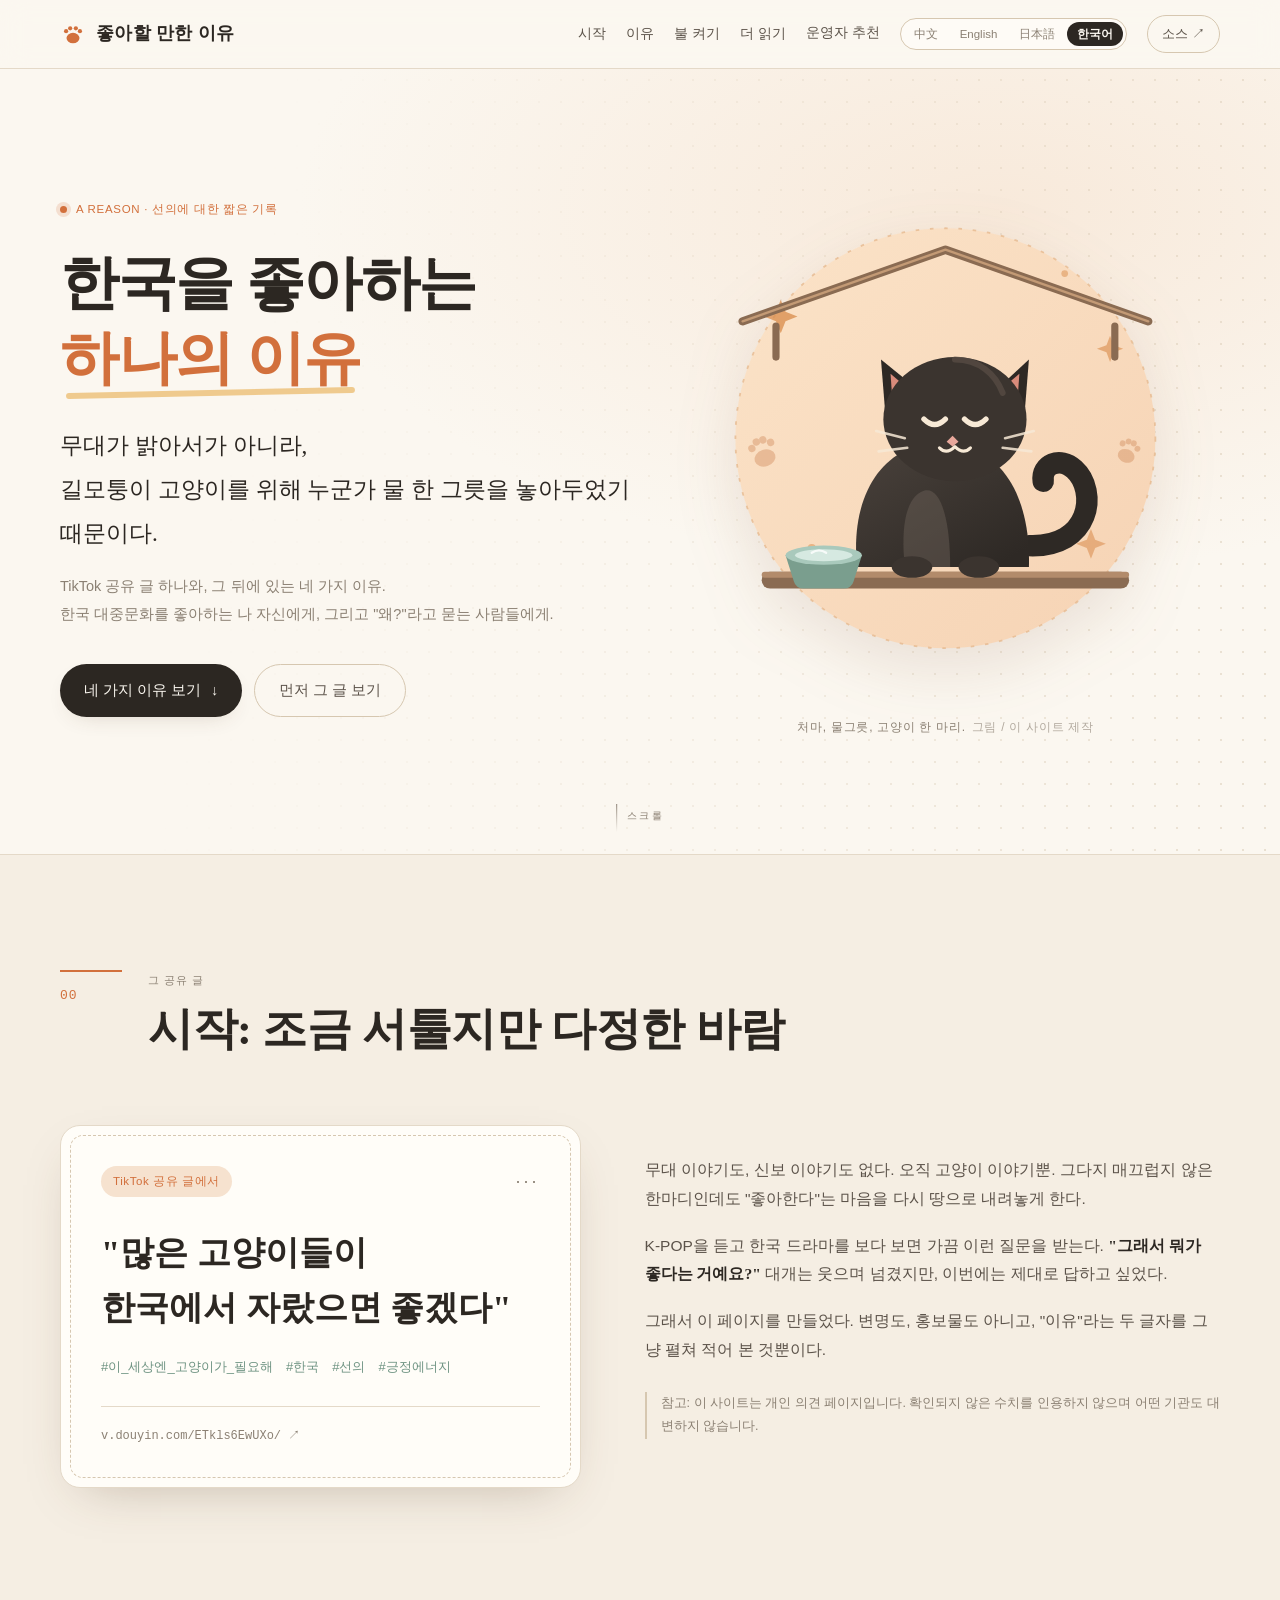
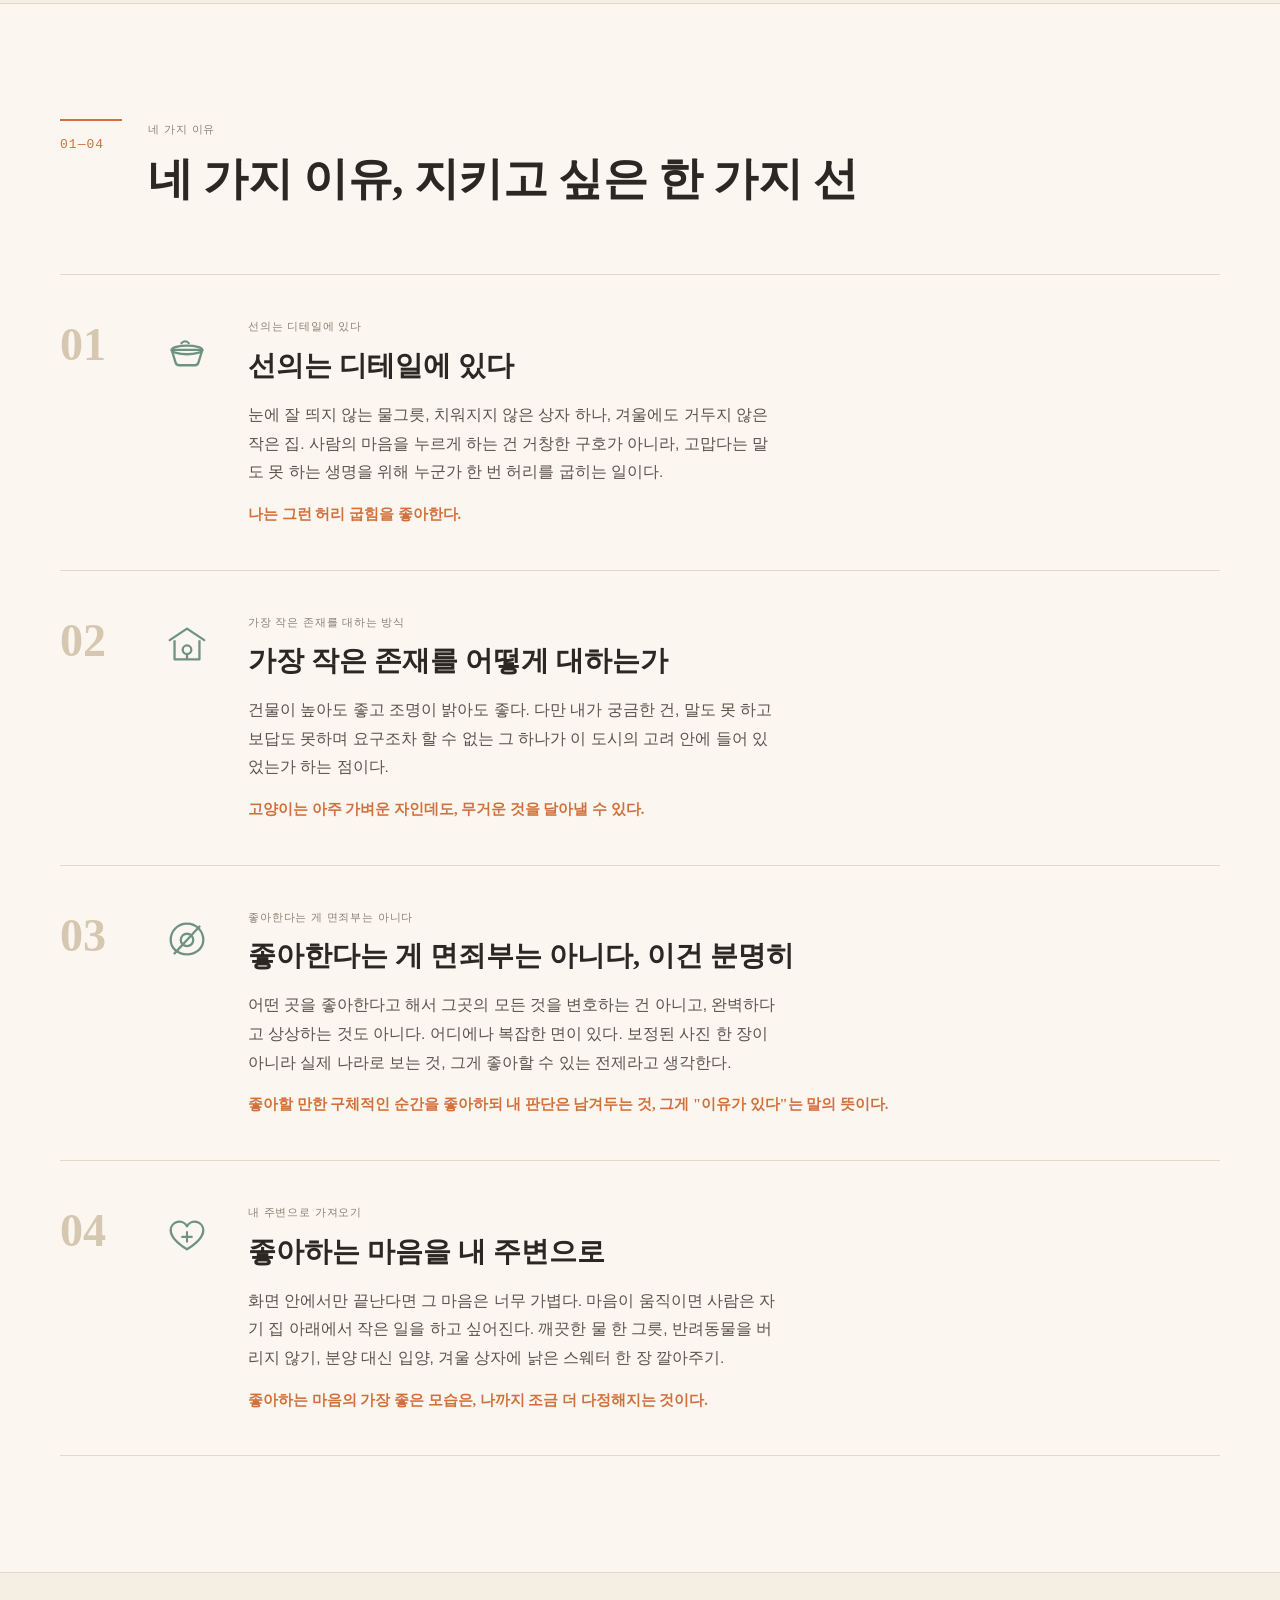
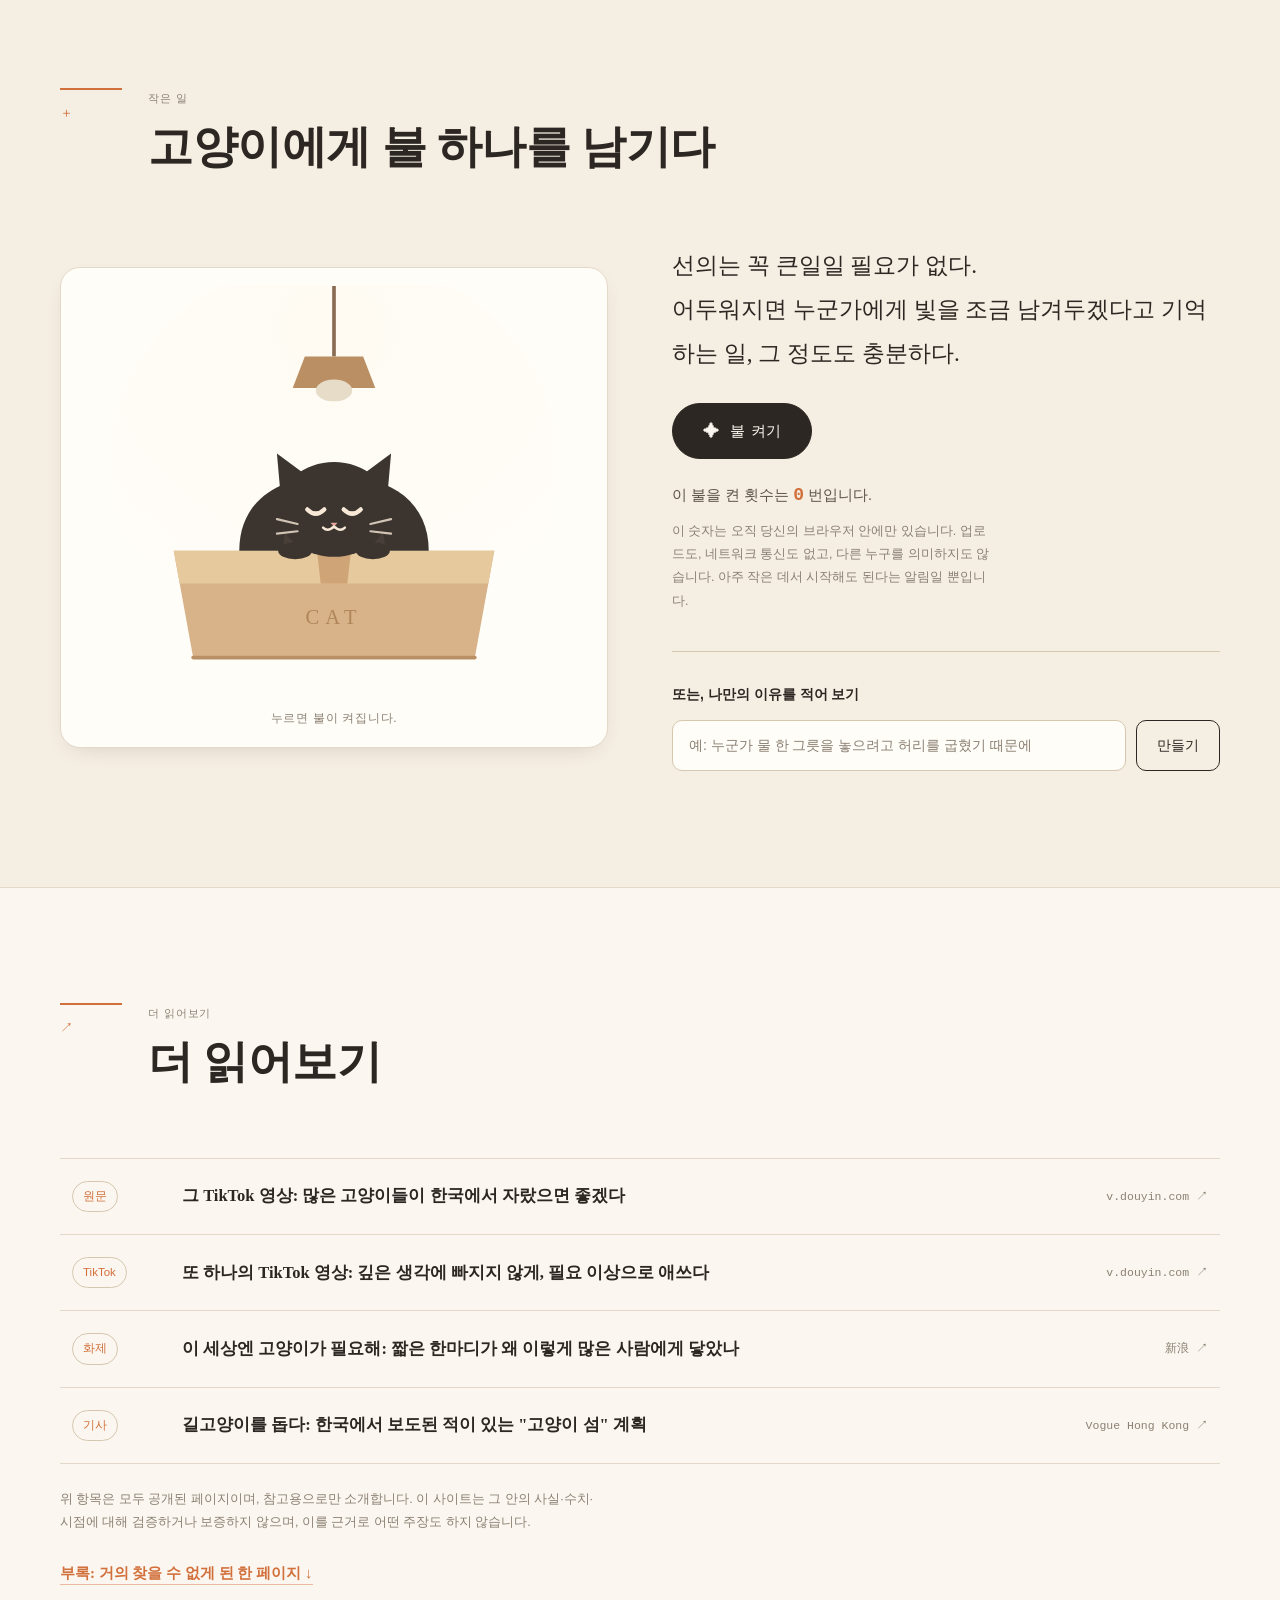
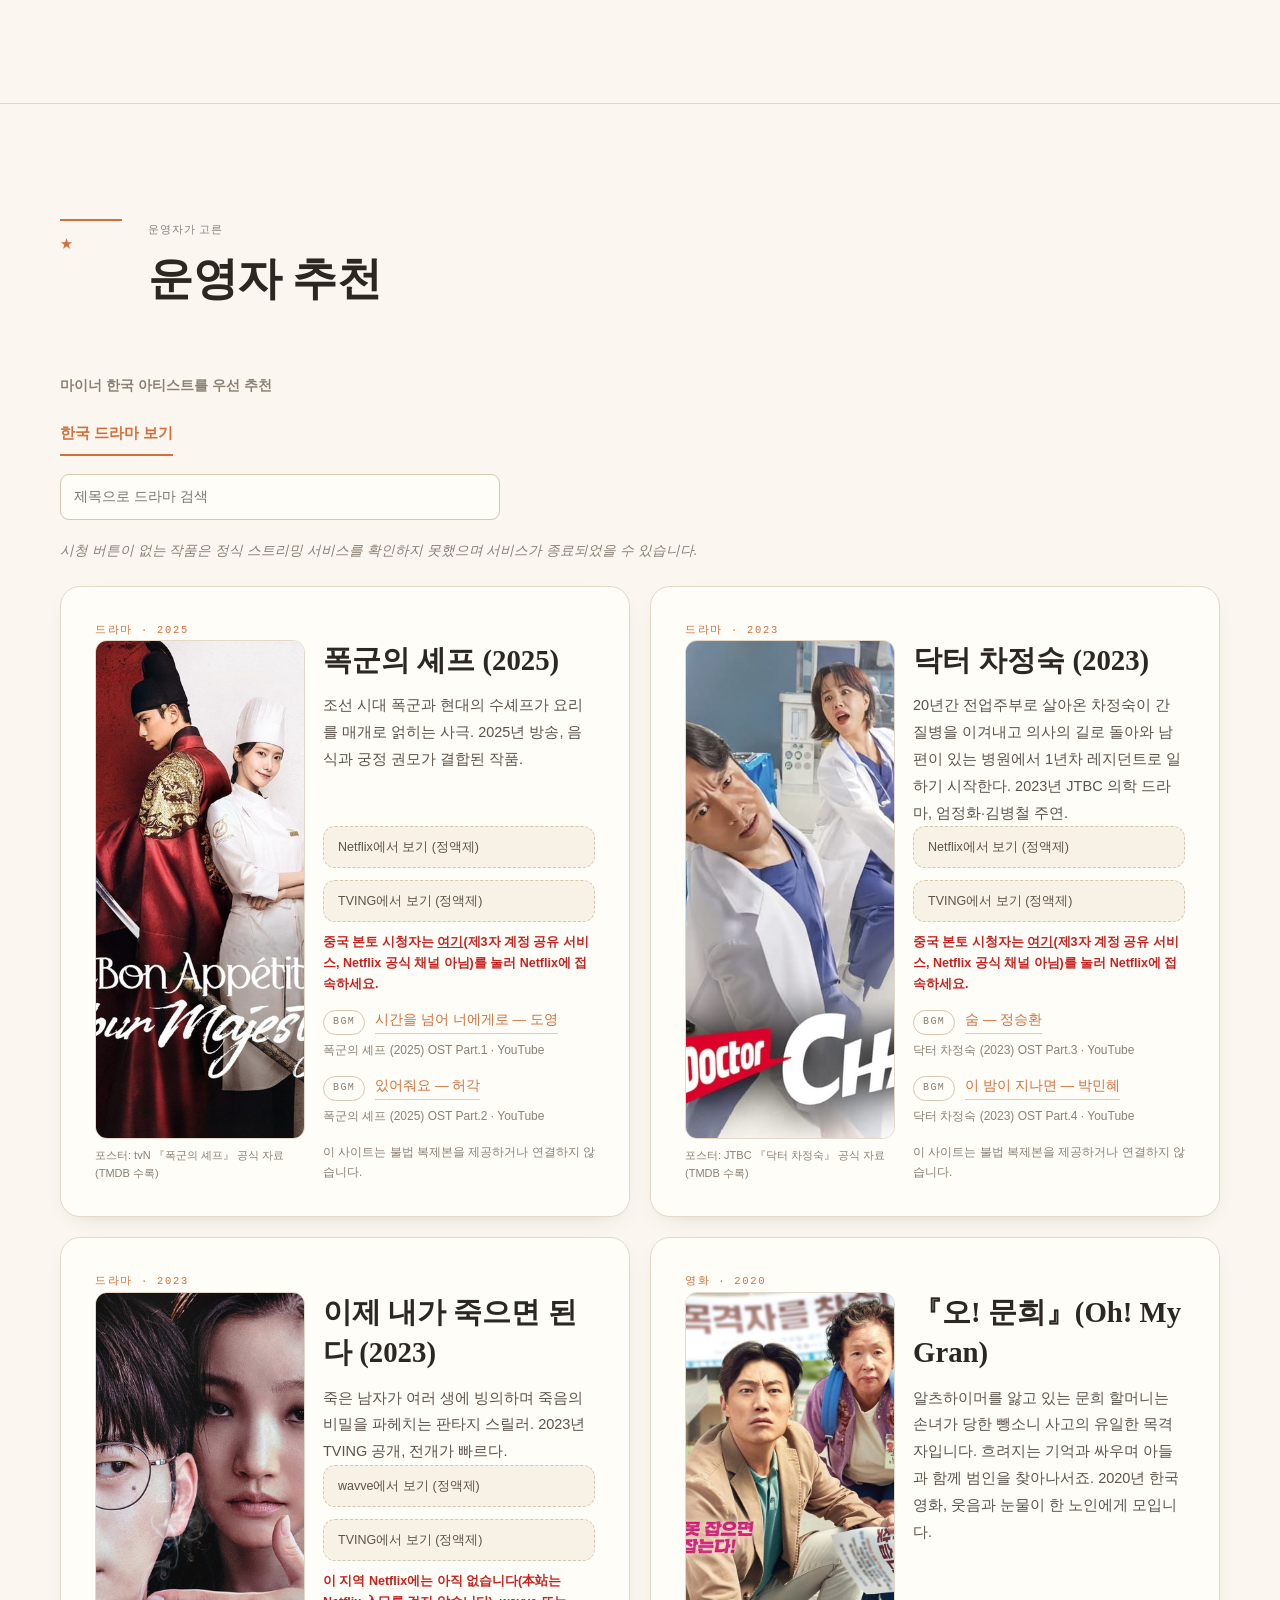
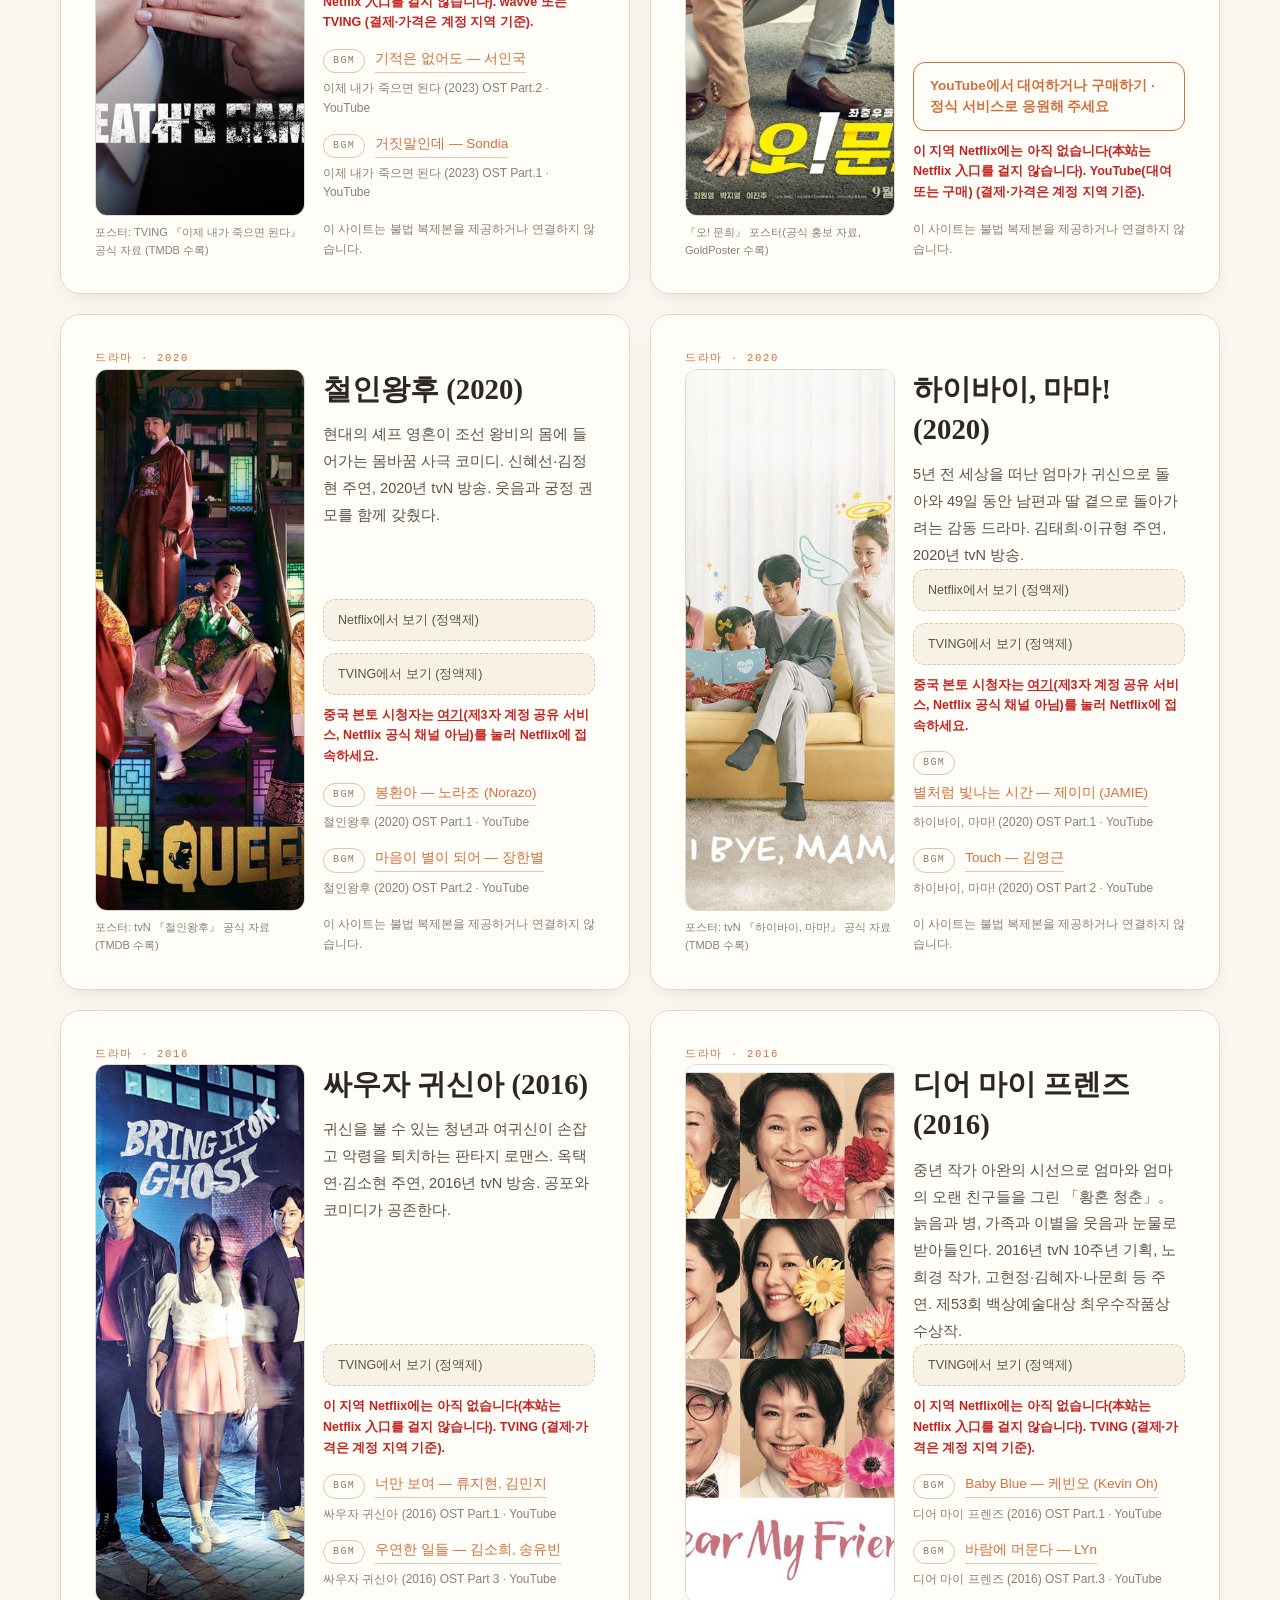
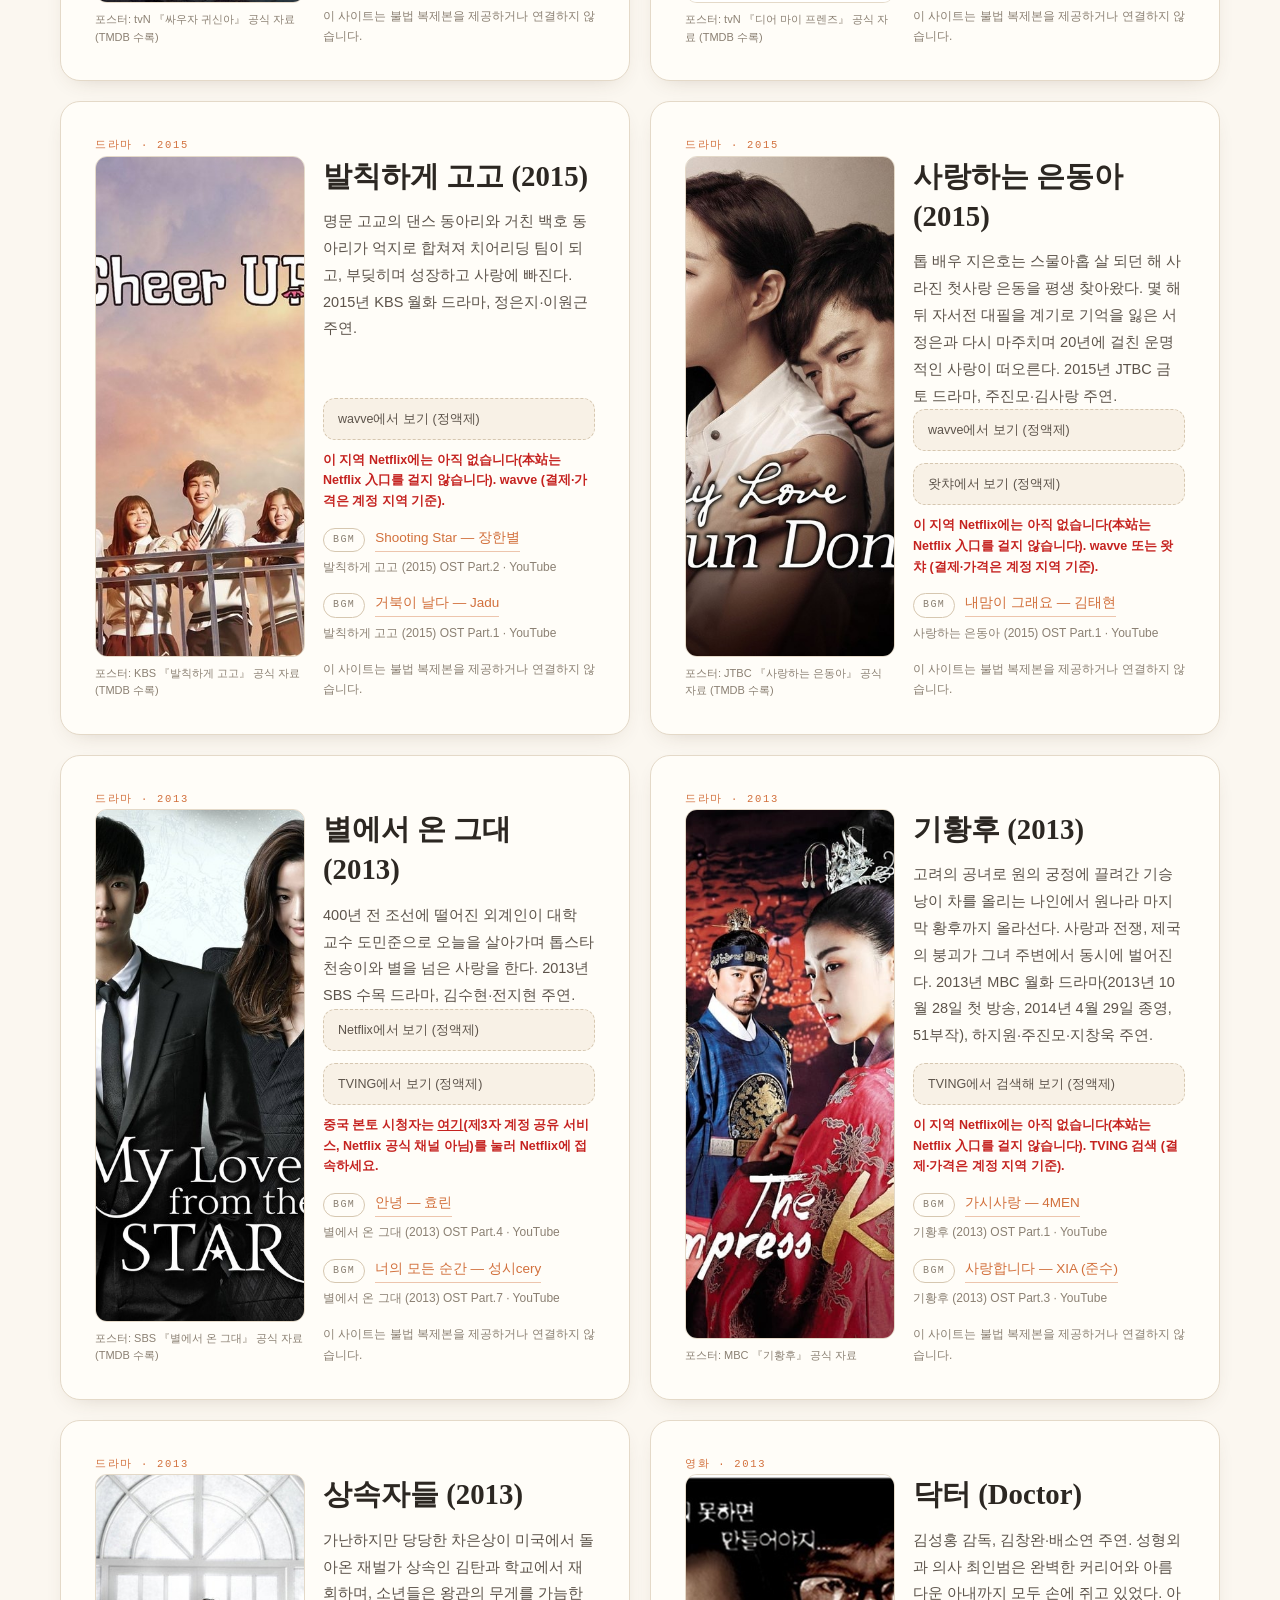
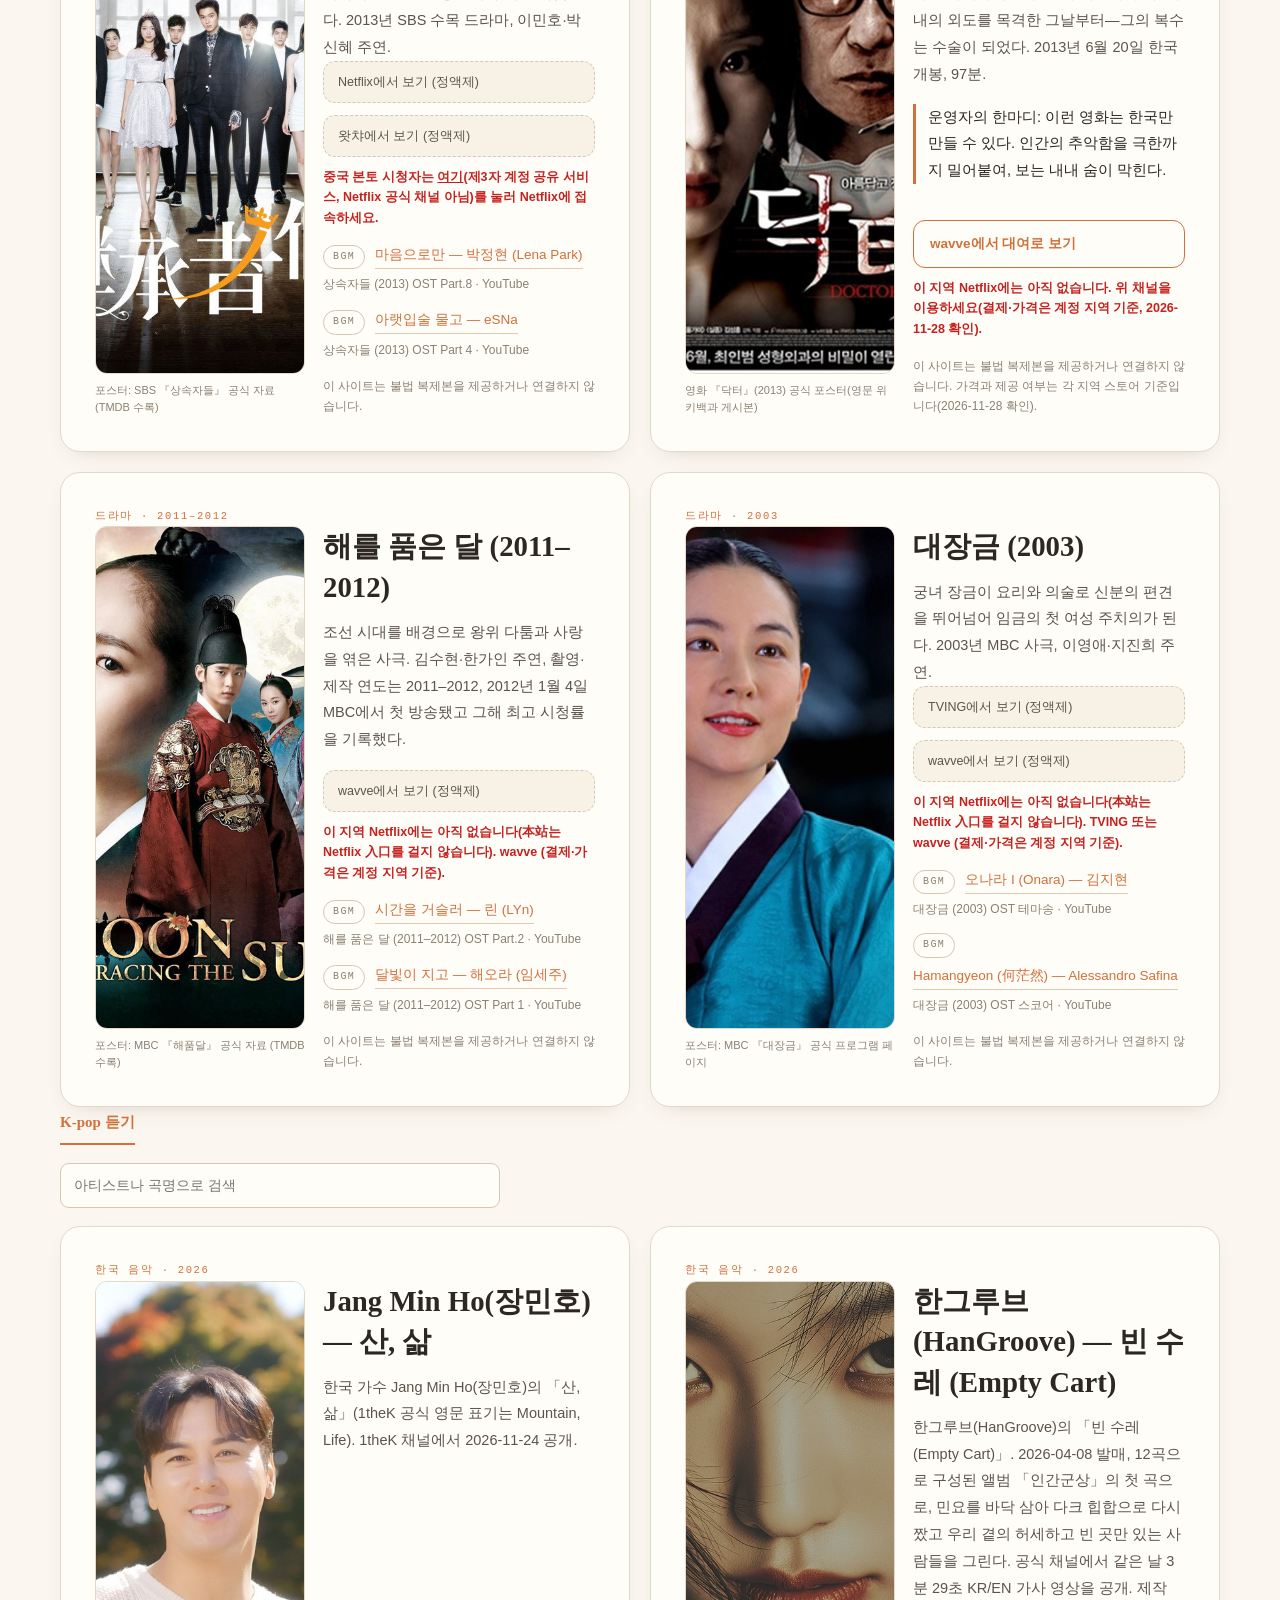
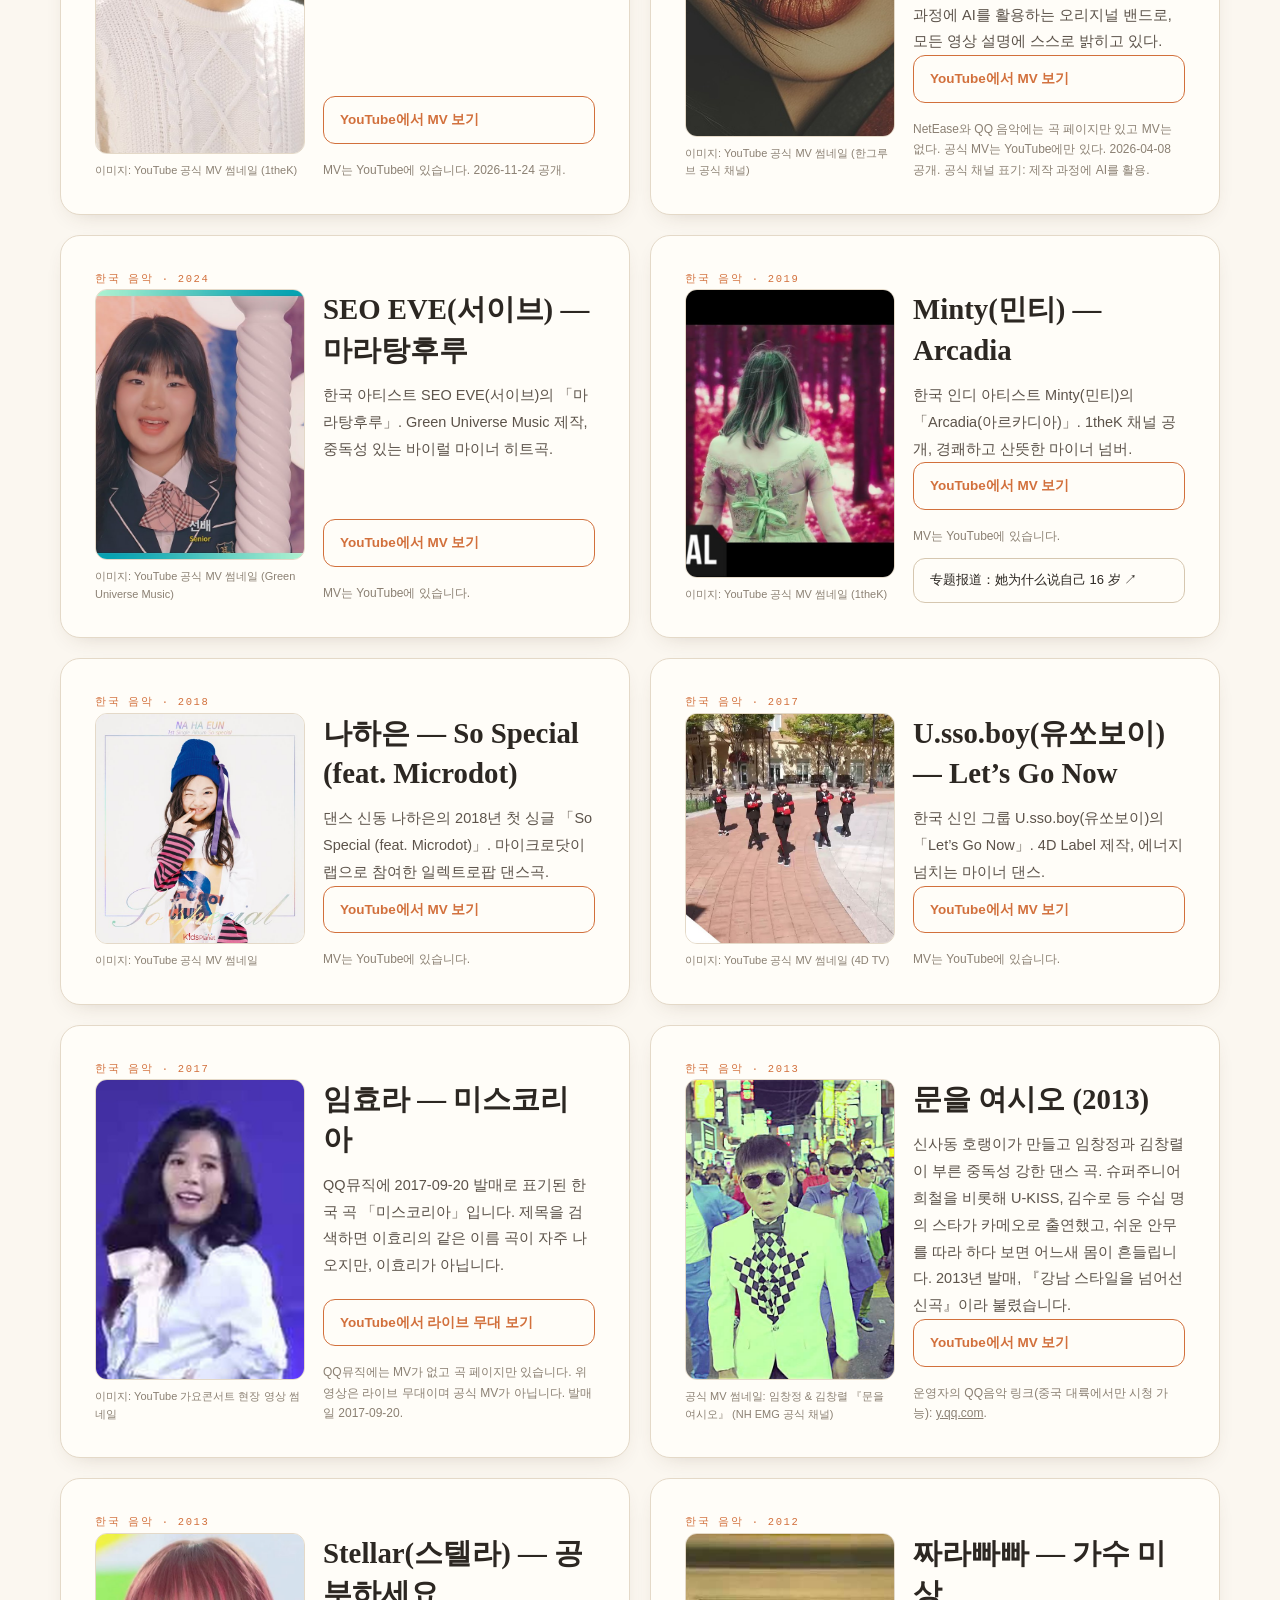
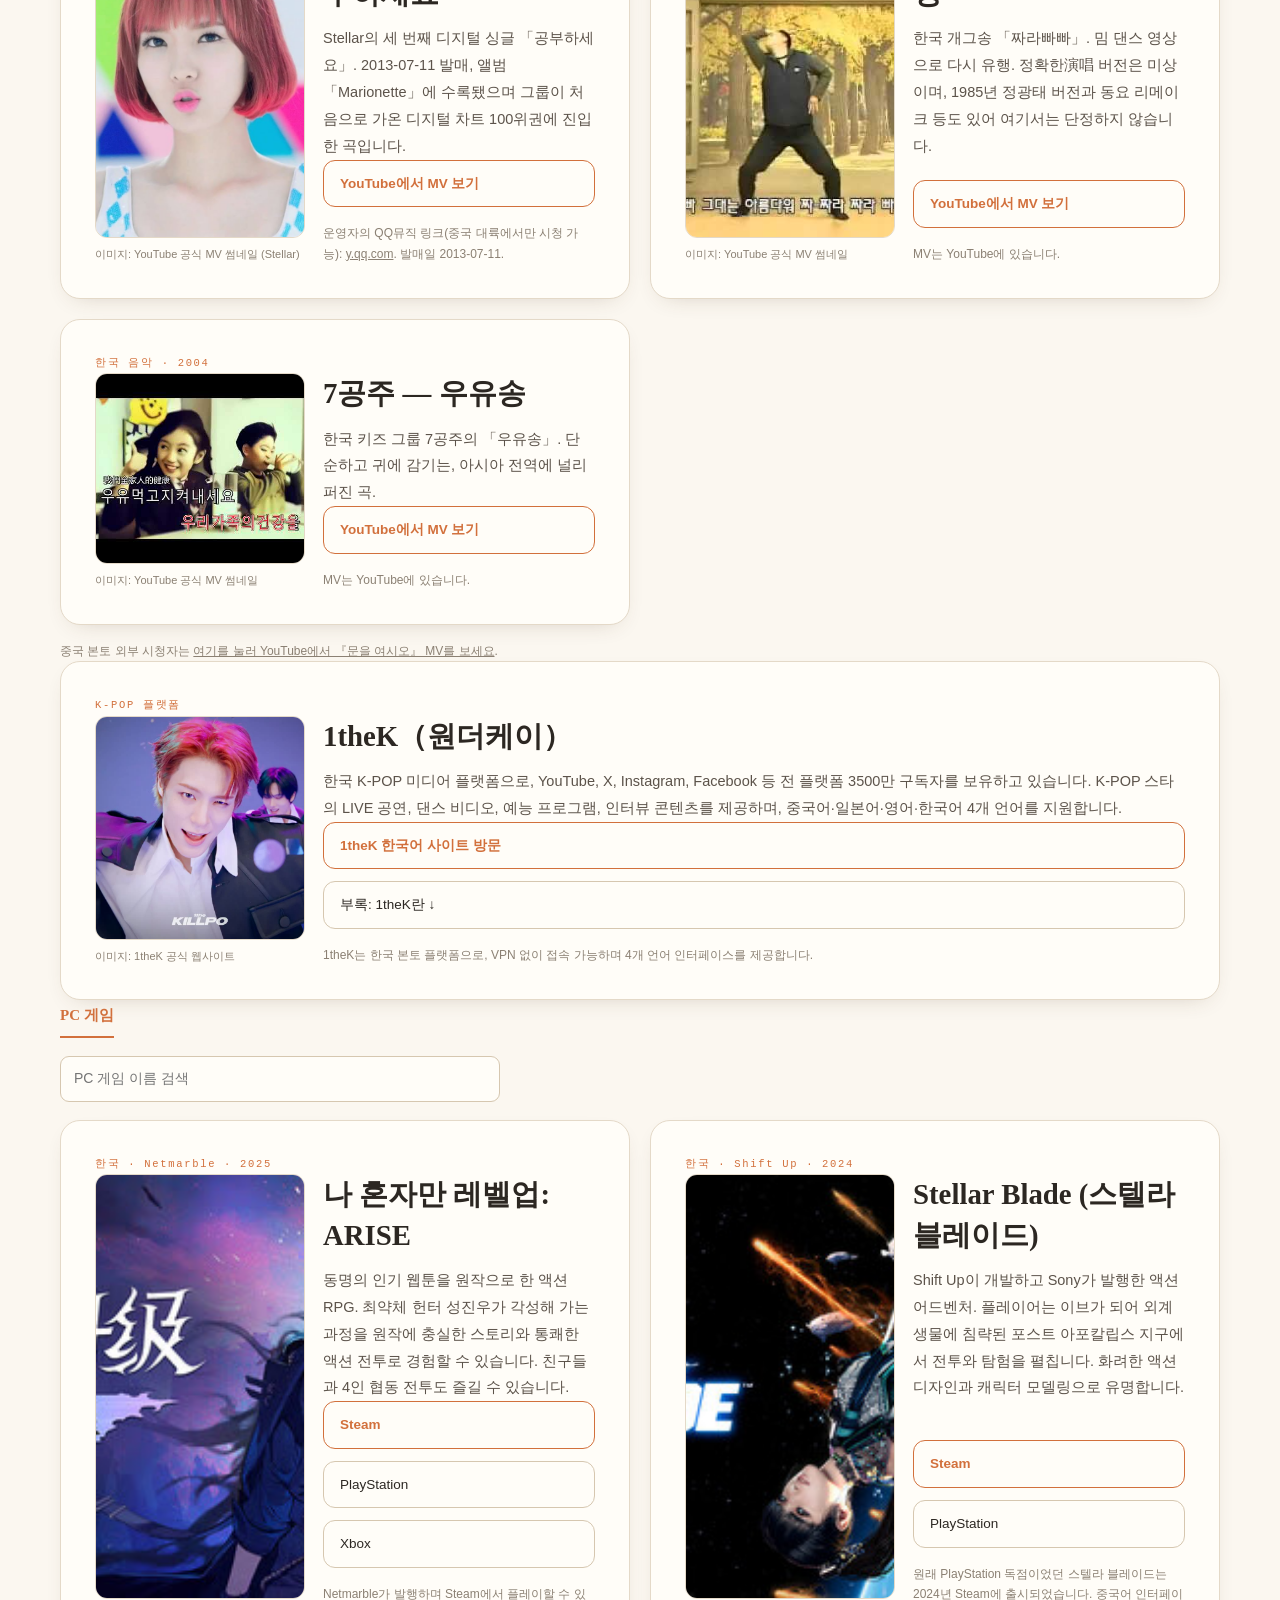
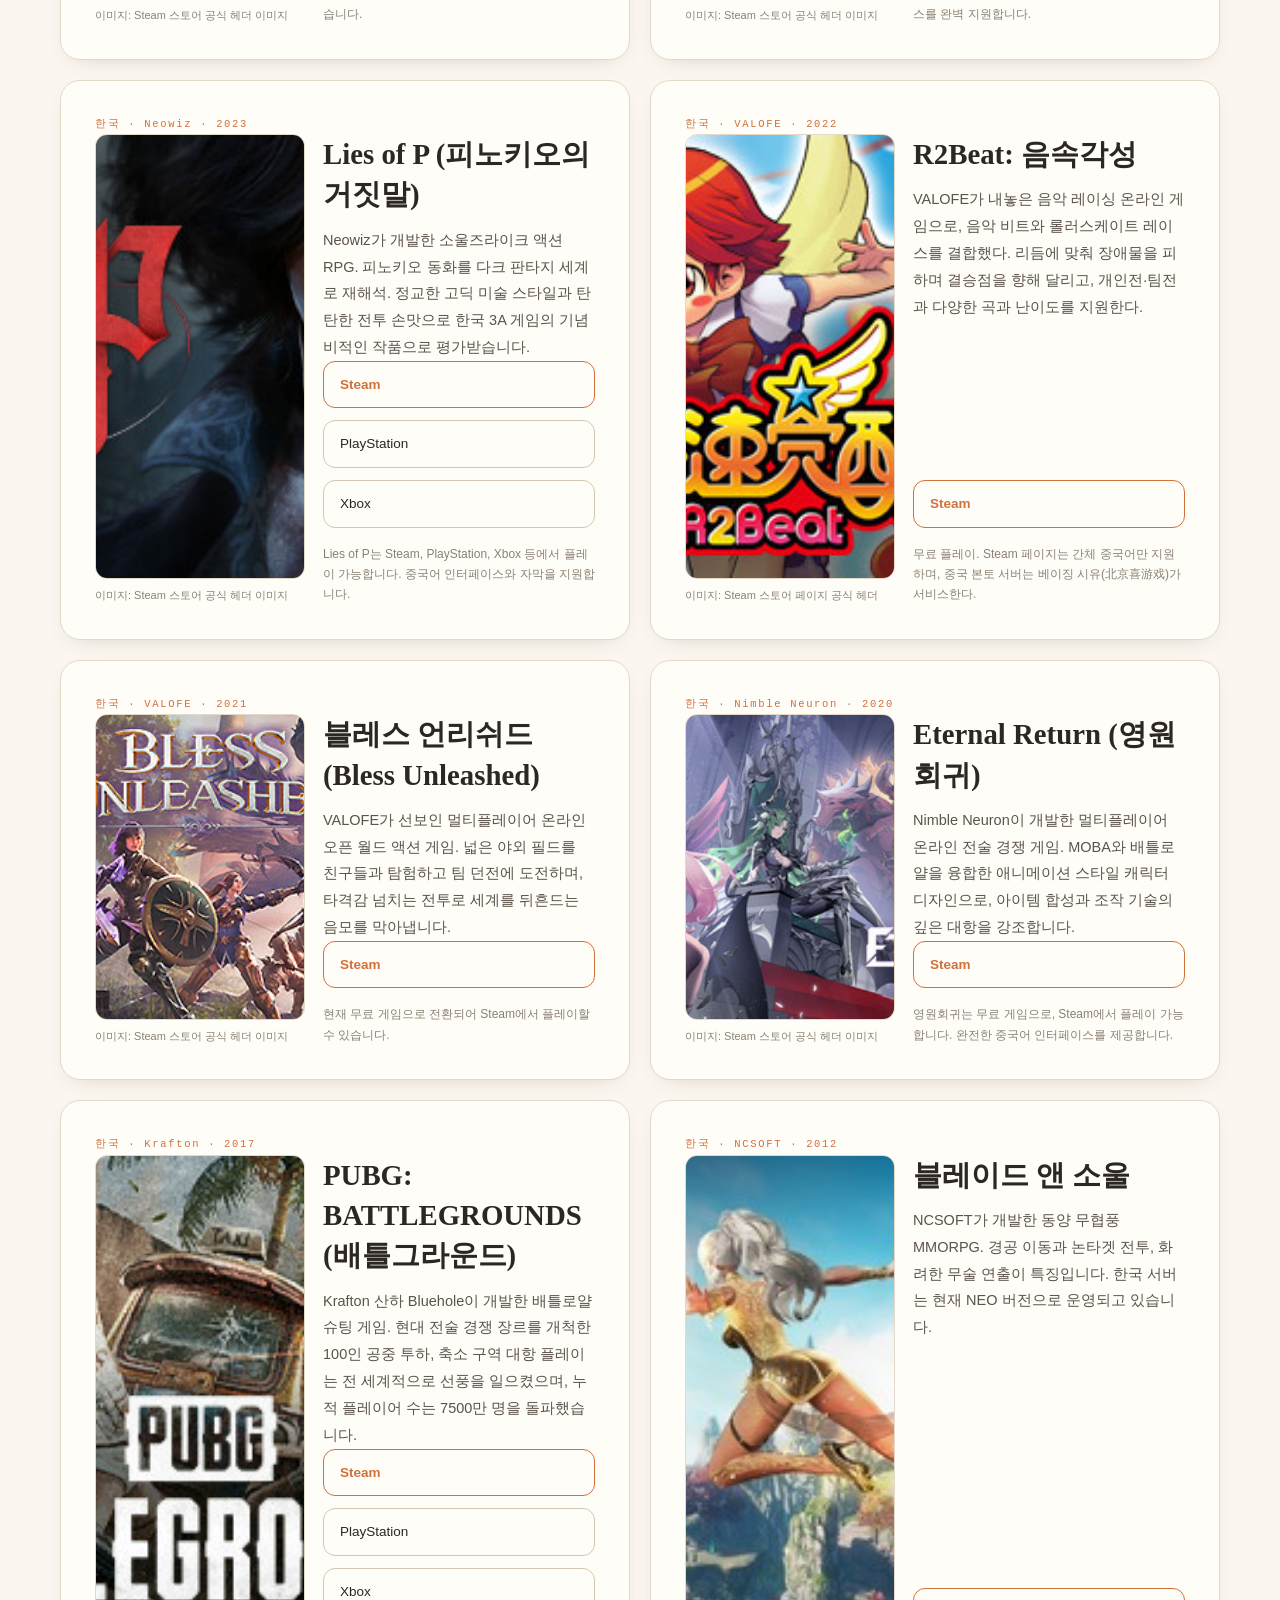
<file: ko/index.html>
<!DOCTYPE html>
<!-- Generated by scripts/build-i18n.mjs from index.html. Do not edit by hand. -->
<html lang="ko">
<head>
<meta charset="UTF-8">
<meta name="viewport" content="width=device-width, initial-scale=1">
<title data-i18n="meta.title">한국을 좋아하는 이유｜고양이와 선의, K-POP, 영화 「오 문희」</title>
<meta name="description" content="한국을 좋아하는 이유는 무엇일까. 고양이와 선의와 K-POP에 관한 TikTok 공유 글과 그 뒤의 네 가지 이유. 길모퉁이 고양이의 물 그릇부터 영화 「오 문희」까지. 어떤 곳을 좋아하는 데는 이유가 있어도 좋고, 판단력을 유지해도 좋다." data-i18n-content="meta.description">
<meta name="theme-color" content="#FBF7F0">
<meta property="og:type" content="website">
<meta property="og:title" content="한국을 좋아하는 데도 이유는 필요하다" data-i18n-content="meta.ogTitle">
<meta property="og:description" content="무대가 밝아서가 아니라, 길모퉁이 고양이를 위해 누군가 물 한 그릇을 놓아두었기 때문이다." data-i18n-content="meta.ogDescription">
<meta property="og:url" content="https://dujeongil-galaxy.github.io/a-reason-for-korea/ko/" data-i18n-ogurl>
<meta name="color-scheme" content="light dark">
<link rel="canonical" href="https://dujeongil-galaxy.github.io/a-reason-for-korea/ko/" data-canonical>
<link rel="alternate" hreflang="zh" href="https://dujeongil-galaxy.github.io/a-reason-for-korea/">
<link rel="alternate" hreflang="en" href="https://dujeongil-galaxy.github.io/a-reason-for-korea/en/">
<link rel="alternate" hreflang="ja" href="https://dujeongil-galaxy.github.io/a-reason-for-korea/jp/">
<link rel="alternate" hreflang="ko" href="https://dujeongil-galaxy.github.io/a-reason-for-korea/ko/">
<link rel="alternate" hreflang="x-default" href="https://dujeongil-galaxy.github.io/a-reason-for-korea/">
<link rel="icon" href="../favicon.svg" type="image/svg+xml">
<link rel="sitemap" type="application/xml" title="Sitemap" href="/a-reason-for-korea/sitemap.xml">
<script type="application/ld+json" data-i18n="meta.jsonld">{"@context":"https://schema.org","@type":"WebSite","name":"한국을 좋아하는 데도 이유는 필요하다","alternateName":"한국을 좋아하는 이유","url":"https://dujeongil-galaxy.github.io/a-reason-for-korea/ko/","inLanguage":"ko","description":"한국을 좋아하는 이유는 무엇일까. 고양이와 선의와 K-POP에 관한 TikTok 공유 글과 그 뒤의 네 가지 이유. 길모퉁이 고양이의 물 그릇부터 영화 「오 문희」까지.","keywords":["한국을 좋아하는 이유","K-POP","고양이","선의","오 문희"],"author":{"@type":"Organization","name":"한국을 좋아하는 데도 이유는 필요하다"}}</script>
<link rel="stylesheet" href="../assets/styles.css">
<script>document.documentElement.classList.add('js');</script>
<meta name="google-adsense-account" content="ca-pub-5270311938787209">
<script async src="https://pagead2.googlesyndication.com/pagead/js/adsbygoogle.js?client=ca-pub-5270311938787209" crossorigin="anonymous"></script>
</head>
<body data-lang="ko">
<a class="skip-link" href="#main" data-i18n="skip">본문으로 건너뛰기</a>

<header class="site-header">
  <div class="wrap header-inner">
    <a class="brand" href="#top" aria-label="맨 위로 돌아가기" data-i18n-aria-label="aria.brand">
      <svg class="brand-mark" viewBox="0 0 32 32" aria-hidden="true">
        <ellipse cx="16" cy="21" rx="8" ry="6.4" fill="currentColor"/>
        <circle cx="7.5" cy="12.5" r="2.6" fill="currentColor"/>
        <circle cx="12.5" cy="9" r="2.6" fill="currentColor"/>
        <circle cx="19.5" cy="9" r="2.6" fill="currentColor"/>
        <circle cx="24.5" cy="12.5" r="2.6" fill="currentColor"/>
      </svg>
      <span data-i18n="brand">좋아할 만한 이유</span>
    </a>
    <nav class="site-nav" aria-label="페이지 내 탐색" data-i18n-aria-label="aria.nav">
      <a href="#origin" data-i18n="nav.origin">시작</a>
      <a href="#reasons" data-i18n="nav.reasons">이유</a>
      <a href="#lamp" data-i18n="nav.lamp">불 켜기</a>
      <a href="#reading" data-i18n="nav.reading">더 읽기</a>
      <div class="nav-dropdown">
        <a href="#picks" data-i18n="nav.picks">운영자 추천</a>
        <div class="nav-dropdown-menu">
          <a href="#picks-dramas" data-i18n="nav.picks.drama">한국 드라마 보기</a>
          <a href="#picks-kpop" data-i18n="nav.picks.kpop">K-pop 듣기</a>
          <a href="#picks-pc-games" data-i18n="nav.picks.game">게임 하기</a>
          <a href="#picks-learn" data-i18n="nav.picks.learn">한국어 배우기</a>
        </div>
      </div>
    </nav>
    <button class="nav-toggle" type="button" aria-expanded="false" aria-controls="mobile-nav" aria-label="내비게이션 메뉴 열기" data-i18n-aria-label="aria.navToggle">
      <span class="nav-toggle-bars" aria-hidden="true"><i></i><i></i><i></i></span>
      <span class="nav-toggle-text" data-i18n="nav.toggle">메뉴</span>
    </button>
    <div class="lang-switch" role="group" aria-label="언어" data-i18n-aria-label="aria.langSwitch">
      <a data-lang-link="zh" href="../" lang="zh"><span class="lang-long">中文</span><span class="lang-short" aria-hidden="true">CN</span></a>
      <a data-lang-link="en" href="../en/" lang="en"><span class="lang-long">English</span><span class="lang-short" aria-hidden="true">EN</span></a>
      <a data-lang-link="jp" href="../jp/" lang="ja"><span class="lang-long">日本語</span><span class="lang-short" aria-hidden="true">JP</span></a>
      <a data-lang-link="ko" href="../ko/" lang="ko" class="is-current" aria-current="page"><span class="lang-long">한국어</span><span class="lang-short" aria-hidden="true">KR</span></a>
    </div>
    <a class="header-repo" href="https://github.com/dujeongil-galaxy/a-reason-for-korea" target="_blank" rel="noopener noreferrer" aria-label="GitHub에서 소스 보기 (새 탭에서 열림)" data-i18n-aria-label="aria.repo" data-i18n="repo">소스 <span aria-hidden="true">↗</span></a>
  </div>
  <!-- 手机端导航：一级=菜单键 · 二级=导航项 · 三级=站长推荐子项（从左侧展开） -->
  <div class="mobile-nav" id="mobile-nav" hidden>
    <div class="wrap mobile-nav-stack">
      <nav class="mobile-nav-pane mobile-nav-pane-main" aria-label="페이지 내 탐색" data-i18n-aria-label="aria.navMobile">
        <a class="mobile-nav-item" href="#origin" data-i18n="nav.origin">시작</a>
        <a class="mobile-nav-item" href="#reasons" data-i18n="nav.reasons">이유</a>
        <a class="mobile-nav-item" href="#lamp" data-i18n="nav.lamp">불 켜기</a>
        <a class="mobile-nav-item" href="#reading" data-i18n="nav.reading">더 읽기</a>
        <button class="mobile-nav-item mobile-nav-parent" type="button" aria-expanded="false" aria-controls="mobile-nav-picks">
          <span data-i18n="nav.picks">운영자 추천</span>
          <span class="mobile-nav-caret" aria-hidden="true"></span>
        </button>
      </nav>
      <nav class="mobile-nav-pane mobile-nav-pane-sub" id="mobile-nav-picks" aria-label="운영자 추천" data-i18n-aria-label="aria.navPicks" hidden>
        <button class="mobile-nav-back" type="button">
          <span class="mobile-nav-back-arrow" aria-hidden="true"></span>
          <span data-i18n="nav.back">뒤로</span>
        </button>
        <a class="mobile-nav-item mobile-nav-subitem" href="#picks-dramas" data-i18n="nav.picks.drama">한국 드라마 보기</a>
        <a class="mobile-nav-item mobile-nav-subitem" href="#picks-kpop" data-i18n="nav.picks.kpop">K-pop 듣기</a>
        <a class="mobile-nav-item mobile-nav-subitem" href="#picks-pc-games" data-i18n="nav.picks.game">게임 하기</a>
        <a class="mobile-nav-item mobile-nav-subitem" href="#picks-learn" data-i18n="nav.picks.learn">한국어 배우기</a>
      </nav>
    </div>
  </div>
</header>

<main id="main">
  <section class="hero" id="top">
    <div class="hero-grain" aria-hidden="true"></div>
    <div class="wrap hero-inner">
      <div class="hero-copy">
        <p class="eyebrow"><span class="eyebrow-dot" aria-hidden="true"></span><span data-i18n="hero.eyebrow">A REASON · 선의에 대한 짧은 기록</span></p>
        <h1 data-i18n="hero.title">한국을 좋아하는<br><em>하나의 이유</em></h1>
        <p class="hero-lede" data-i18n="hero.lede">무대가 밝아서가 아니라,<br>길모퉁이 고양이를 위해 누군가 물 한 그릇을 놓아두었기 때문이다.</p>
        <p class="hero-sub" data-i18n="hero.sub">TikTok 공유 글 하나와, 그 뒤에 있는 네 가지 이유.<br class="only-wide">한국 대중문화를 좋아하는 나 자신에게, 그리고 "왜?"라고 묻는 사람들에게.</p>
        <div class="hero-actions">
          <a class="btn btn-primary" href="#reasons" data-i18n="hero.cta1">네 가지 이유 보기 <span aria-hidden="true">↓</span></a>
          <a class="btn btn-ghost" href="#origin" data-i18n="hero.cta2">먼저 그 글 보기</a>
        </div>
      </div>

      <figure class="hero-art" aria-label="삽화: 처마 아래 앉은 고양이와 물그릇" data-i18n-aria-label="aria.heroArt" role="img">
        <svg viewBox="0 0 460 460" class="cat-scene" aria-hidden="true">
          <defs>
            <linearGradient id="skyGlow" x1="0" y1="0" x2="1" y2="1">
              <stop offset="0%" stop-color="#FBE3C8"/>
              <stop offset="100%" stop-color="#F6D3B4"/>
            </linearGradient>
            <linearGradient id="catBody" x1="0" y1="0" x2="0.8" y2="1">
              <stop offset="0%" stop-color="#4A423C"/>
              <stop offset="100%" stop-color="#2E2925"/>
            </linearGradient>
          </defs>

          <circle cx="230" cy="224" r="176" fill="url(#skyGlow)"/>
          <circle cx="230" cy="224" r="176" fill="none" stroke="#E7B98F" stroke-width="1.5" stroke-dasharray="3 9" opacity=".8"/>

          <g class="sparkles" fill="#D98B4A">
            <path d="M92 108 l4 10 10 4 -10 4 -4 10 -4 -10 -10 -4 10 -4z" opacity=".75"/>
            <path d="M368 138 l3 8 8 3 -8 3 -3 8 -3 -8 -8 -3 8 -3z" opacity=".6"/>
            <path d="M352 300 l3.5 9 9 3.5 -9 3.5 -3.5 9 -3.5 -9 -9 -3.5 9 -3.5z" opacity=".55"/>
            <circle cx="118" cy="316" r="3.4" opacity=".5"/>
            <circle cx="330" cy="86" r="2.8" opacity=".5"/>
          </g>

          <g class="paw-deco" fill="#C87844" opacity=".34">
            <g transform="translate(76,232) rotate(-18)">
              <ellipse cx="0" cy="9" rx="9" ry="7"/><circle cx="-8" cy="-2" r="3.1"/><circle cx="-2.8" cy="-6" r="3.1"/><circle cx="3" cy="-6" r="3.1"/><circle cx="8.5" cy="-2" r="3.1"/>
            </g>
            <g transform="translate(384,232) rotate(20) scale(.8)">
              <ellipse cx="0" cy="9" rx="9" ry="7"/><circle cx="-8" cy="-2" r="3.1"/><circle cx="-2.8" cy="-6" r="3.1"/><circle cx="3" cy="-6" r="3.1"/><circle cx="8.5" cy="-2" r="3.1"/>
            </g>
          </g>

          <!-- eaves -->
          <path d="M60 126 L230 66 L400 126" fill="none" stroke="#8A6B52" stroke-width="7" stroke-linecap="round" stroke-linejoin="round"/>
          <path d="M60 126 L230 66 L400 126" fill="none" stroke="#C39A75" stroke-width="2" stroke-linecap="round" stroke-linejoin="round"/>
          <path d="M88 130 L88 156 M372 130 L372 156" stroke="#8A6B52" stroke-width="6" stroke-linecap="round"/>

          <!-- ledge -->
          <rect x="76" y="336" width="308" height="14" rx="7" fill="#8A6B52"/>
          <rect x="76" y="336" width="308" height="5" rx="2.5" fill="#B28B6B"/>

          <!-- tail -->
          <path class="cat-tail" d="M300 314 C352 316 358 268 338 250 C326 239 310 246 312 260" fill="none" stroke="#2E2925" stroke-width="18" stroke-linecap="round"/>

          <!-- cat body -->
          <path d="M156 332 C150 276 174 232 220 228 C268 224 302 262 300 332 Z" fill="url(#catBody)"/>
          <path d="M196 332 C192 296 198 272 212 268 C226 264 234 292 234 332 Z" fill="#6E625A" opacity=".45"/>

          <!-- cat head -->
          <g class="cat-head">
            <path d="M180 208 L176 158 L208 184 Z" fill="#2E2925"/>
            <path d="M186 198 L184 170 L204 187 Z" fill="#D98B7B"/>
            <path d="M272 184 L300 158 L296 208 Z" fill="#2E2925"/>
            <path d="M272 187 L292 170 L290 198 Z" fill="#D98B7B"/>
            <ellipse cx="238" cy="208" rx="60" ry="52" fill="#3B342F"/>
            <path d="M238 158 C258 158 272 170 278 186" fill="none" stroke="#5A4F47" stroke-width="5" stroke-linecap="round" opacity=".7"/>
            <path class="eyes-closed" d="M212 208 q9 9 18 0 M246 208 q9 9 18 0" fill="none" stroke="#F7E9D6" stroke-width="4.5" stroke-linecap="round"/>
            <path d="M236 222 l5 5 -5 4 -5 -4 z" fill="#E8A79B"/>
            <path d="M238 231 q-7 7 -13 1 M238 231 q7 7 13 1" fill="none" stroke="#F7E9D6" stroke-width="2.6" stroke-linecap="round"/>
            <path d="M196 224 l-24 -6 M198 232 l-24 3 M280 224 l24 -6 M278 232 l24 3" stroke="#F7E9D6" stroke-width="2.2" stroke-linecap="round" opacity=".85"/>
          </g>

          <!-- paws -->
          <ellipse cx="202" cy="332" rx="17" ry="9" fill="#3B342F"/>
          <ellipse cx="258" cy="332" rx="17" ry="9" fill="#3B342F"/>

          <!-- water bowl -->
          <g>
            <path d="M96 322 h64 l-7 22 a8 8 0 0 1 -8 6 h-34 a8 8 0 0 1 -8 -6 z" fill="#7A9E8E"/>
            <ellipse cx="128" cy="322" rx="32" ry="8" fill="#A9C9BC"/>
            <ellipse cx="128" cy="322" rx="24" ry="5" fill="#D6E9E1"/>
            <path d="M118 320 q6 -4 12 0" fill="none" stroke="#FFFFFF" stroke-width="2" stroke-linecap="round" opacity=".8"/>
          </g>
        </svg>
        <figcaption data-i18n="hero.caption">처마, 물그릇, 고양이 한 마리.<span>그림 / 이 사이트 제작</span></figcaption>
      </figure>
    </div>
    <div class="scroll-hint" aria-hidden="true"><span class="scroll-line"></span><span data-i18n="scroll.hint">스크롤</span></div>
  </section>

  <section class="section origin" id="origin">
    <div class="wrap">
      <div class="section-head reveal">
        <span class="section-no">00</span>
        <div>
          <p class="section-kicker" data-i18n="origin.kicker">그 공유 글</p>
          <h2 data-i18n="origin.head">시작: 조금 서툴지만 다정한 바람</h2>
        </div>
      </div>
      <div class="origin-grid">
        <blockquote class="share-card reveal">
          <div class="share-card-top">
            <span class="share-badge" data-i18n="origin.badge">TikTok 공유 글에서</span>
            <span class="share-dots" aria-hidden="true">···</span>
          </div>
          <p class="share-quote" data-i18n="origin.quote">"많은 고양이들이<br>한국에서 자랐으면 좋겠다"</p>
          <p class="share-tags" data-i18n="origin.tags">#이_세상엔_고양이가_필요해　#한국　#선의　#긍정에너지</p>
          <a class="share-link" href="https://v.douyin.com/ETkls6EwUXo/" target="_blank" rel="noopener noreferrer">v.douyin.com/ETkls6EwUXo/ <span aria-hidden="true">↗</span></a>
        </blockquote>
        <div class="origin-text reveal">
          <p data-i18n="origin.p1">무대 이야기도, 신보 이야기도 없다. 오직 고양이 이야기뿐. 그다지 매끄럽지 않은 한마디인데도 "좋아한다"는 마음을 다시 땅으로 내려놓게 한다.</p>
          <p data-i18n="origin.p2">K-POP을 듣고 한국 드라마를 보다 보면 가끔 이런 질문을 받는다. <em>"그래서 뭐가 좋다는 거예요?"</em> 대개는 웃으며 넘겼지만, 이번에는 제대로 답하고 싶었다.</p>
          <p data-i18n="origin.p3">그래서 이 페이지를 만들었다. 변명도, 홍보물도 아니고, "이유"라는 두 글자를 그냥 펼쳐 적어 본 것뿐이다.</p>
          <p class="origin-note" data-i18n="origin.note">참고: 이 사이트는 개인 의견 페이지입니다. 확인되지 않은 수치를 인용하지 않으며 어떤 기관도 대변하지 않습니다.</p>
        </div>
      </div>
    </div>
  </section>

  <section class="section reasons" id="reasons">
    <div class="wrap">
      <div class="section-head reveal">
        <span class="section-no">01—04</span>
        <div>
          <p class="section-kicker" data-i18n="reasons.kicker">네 가지 이유</p>
          <h2 data-i18n="reasons.head">네 가지 이유, 지키고 싶은 한 가지 선</h2>
        </div>
      </div>

      <ol class="reason-list">
        <li class="reason reveal">
          <div class="reason-index" aria-hidden="true">01</div>
          <div class="reason-icon" aria-hidden="true">
            <svg viewBox="0 0 48 48"><path d="M8 26h32l-4 13a4 4 0 0 1-4 3H16a4 4 0 0 1-4-3z" fill="none" stroke="currentColor" stroke-width="2.4" stroke-linejoin="round"/><ellipse cx="24" cy="26" rx="16" ry="4.5" fill="none" stroke="currentColor" stroke-width="2.4"/><path d="M18 19q4-4 8 0" fill="none" stroke="currentColor" stroke-width="2" stroke-linecap="round"/></svg>
          </div>
          <div class="reason-body">
            <p class="reason-en" data-i18n="r1.kicker">선의는 디테일에 있다</p>
            <h3 data-i18n="r1.title">선의는 디테일에 있다</h3>
            <p data-i18n="r1.body">눈에 잘 띄지 않는 물그릇, 치워지지 않은 상자 하나, 겨울에도 거두지 않은 작은 집. 사람의 마음을 누르게 하는 건 거창한 구호가 아니라, 고맙다는 말도 못 하는 생명을 위해 누군가 한 번 허리를 굽히는 일이다.</p>
            <p class="reason-aside" data-i18n="r1.aside">나는 그런 허리 굽힘을 좋아한다.</p>
          </div>
        </li>

        <li class="reason reveal">
          <div class="reason-index" aria-hidden="true">02</div>
          <div class="reason-icon" aria-hidden="true">
            <svg viewBox="0 0 48 48"><path d="M6 20 24 8l18 12" fill="none" stroke="currentColor" stroke-width="2.4" stroke-linecap="round" stroke-linejoin="round"/><path d="M11 20v20h26V20" fill="none" stroke="currentColor" stroke-width="2.4" stroke-linejoin="round"/><circle cx="24" cy="30" r="4.5" fill="none" stroke="currentColor" stroke-width="2.4"/><path d="M24 34.5v5" stroke="currentColor" stroke-width="2.4" stroke-linecap="round"/></svg>
          </div>
          <div class="reason-body">
            <p class="reason-en" data-i18n="r2.kicker">가장 작은 존재를 대하는 방식</p>
            <h3 data-i18n="r2.title">가장 작은 존재를 어떻게 대하는가</h3>
            <p data-i18n="r2.body">건물이 높아도 좋고 조명이 밝아도 좋다. 다만 내가 궁금한 건, 말도 못 하고 보답도 못하며 요구조차 할 수 없는 그 하나가 이 도시의 고려 안에 들어 있었는가 하는 점이다.</p>
            <p class="reason-aside" data-i18n="r2.aside">고양이는 아주 가벼운 자인데도, 무거운 것을 달아낼 수 있다.</p>
          </div>
        </li>

        <li class="reason reveal">
          <div class="reason-index" aria-hidden="true">03</div>
          <div class="reason-icon" aria-hidden="true">
            <svg viewBox="0 0 48 48"><path d="M24 8C14 8 7 16 7 25c0 9 8 15 17 15s17-6 17-15C41 16 34 8 24 8z" fill="none" stroke="currentColor" stroke-width="2.4"/><circle cx="24" cy="25" r="6.5" fill="none" stroke="currentColor" stroke-width="2.4"/><path d="M11 39 37 11" stroke="currentColor" stroke-width="2.4" stroke-linecap="round"/></svg>
          </div>
          <div class="reason-body">
            <p class="reason-en" data-i18n="r3.kicker">좋아한다는 게 면죄부는 아니다</p>
            <h3 data-i18n="r3.title">좋아한다는 게 면죄부는 아니다, 이건 분명히</h3>
            <p data-i18n="r3.body">어떤 곳을 좋아한다고 해서 그곳의 모든 것을 변호하는 건 아니고, 완벽하다고 상상하는 것도 아니다. 어디에나 복잡한 면이 있다. 보정된 사진 한 장이 아니라 실제 나라로 보는 것, 그게 좋아할 수 있는 전제라고 생각한다.</p>
            <p class="reason-aside" data-i18n="r3.aside">좋아할 만한 구체적인 순간을 좋아하되 내 판단은 남겨두는 것, 그게 "이유가 있다"는 말의 뜻이다.</p>
          </div>
        </li>

        <li class="reason reveal">
          <div class="reason-index" aria-hidden="true">04</div>
          <div class="reason-icon" aria-hidden="true">
            <svg viewBox="0 0 48 48"><path d="M24 40C13 33 7 27 7 20a9 9 0 0 1 17-4 9 9 0 0 1 17 4c0 7-6 13-17 20z" fill="none" stroke="currentColor" stroke-width="2.4" stroke-linejoin="round"/><path d="M24 22v10M19 27h10" stroke="currentColor" stroke-width="2.2" stroke-linecap="round"/></svg>
          </div>
          <div class="reason-body">
            <p class="reason-en" data-i18n="r4.kicker">내 주변으로 가져오기</p>
            <h3 data-i18n="r4.title">좋아하는 마음을 내 주변으로</h3>
            <p data-i18n="r4.body">화면 안에서만 끝난다면 그 마음은 너무 가볍다. 마음이 움직이면 사람은 자기 집 아래에서 작은 일을 하고 싶어진다. 깨끗한 물 한 그릇, 반려동물을 버리지 않기, 분양 대신 입양, 겨울 상자에 낡은 스웨터 한 장 깔아주기.</p>
            <p class="reason-aside" data-i18n="r4.aside">좋아하는 마음의 가장 좋은 모습은, 나까지 조금 더 다정해지는 것이다.</p>
          </div>
        </li>
      </ol>
    </div>
  </section>

  <section class="section lamp" id="lamp">
    <div class="wrap">
      <div class="section-head reveal">
        <span class="section-no">＋</span>
        <div>
          <p class="section-kicker" data-i18n="lamp.kicker">작은 일</p>
          <h2 data-i18n="lamp.head">고양이에게 불 하나를 남기다</h2>
        </div>
      </div>

      <div class="lamp-grid">
        <figure class="lamp-art reveal" id="lampArt" role="img" aria-label="삽화: 상자 안에 웅크린 고양이와, 아직 켜지지 않은 위쪽 전등" data-i18n-aria-label="aria.lampArt">
          <svg viewBox="0 0 420 340" aria-hidden="true">
            <defs>
              <radialGradient id="lampLight" cx="50%" cy="18%" r="72%">
                <stop offset="0%" stop-color="#FFE2A8" stop-opacity=".95"/>
                <stop offset="60%" stop-color="#FFD89B" stop-opacity=".28"/>
                <stop offset="100%" stop-color="#FFD89B" stop-opacity="0"/>
              </radialGradient>
            </defs>
            <ellipse class="lamp-glow" cx="210" cy="150" rx="185" ry="175" fill="url(#lampLight)"/>
            <path d="M210 0v58" stroke="#8A6B52" stroke-width="3"/>
            <path d="M186 58h48l10 26h-68z" fill="#B98F63"/>
            <ellipse class="lamp-bulb" cx="210" cy="86" rx="15" ry="9" fill="#E7DCC8"/>
            <path class="lamp-rays" d="M210 102v14" stroke="#E7A94B" stroke-width="3" stroke-linecap="round"/>

            <path d="M78 218h264l-16 88H94z" fill="#D8B389"/>
            <path d="M78 218h264l-5 27H83z" fill="#E7C99E"/>
            <path d="M196 218h28l-3 27h-22z" fill="#C79A6B" opacity=".75"/>
            <path d="M94 306h232" stroke="#B98F63" stroke-width="3" stroke-linecap="round"/>
            <text x="210" y="278" text-anchor="middle" font-size="17" letter-spacing="5" fill="#A87C50" opacity=".8" font-family="serif">CAT</text>

            <g class="box-cat">
              <path d="M132 218c0-38 28-62 78-62s78 24 78 62z" fill="#3B342F"/>
              <path d="M168 218c0-30 18-46 42-46s42 16 42 46z" fill="#51473F" opacity=".6"/>
              <path d="M166 172l-3-34 27 20z" fill="#3B342F"/>
              <path d="M254 172l3-34-27 20z" fill="#3B342F"/>
              <ellipse cx="210" cy="184" rx="46" ry="39" fill="#3B342F"/>
              <g class="box-eyes-closed" fill="none" stroke="#F7E9D6" stroke-width="3.6" stroke-linecap="round">
                <path d="M188 184q7 7 14 0"/><path d="M218 184q7 7 14 0"/>
              </g>
              <g class="box-eyes-open">
                <ellipse cx="195" cy="184" rx="5" ry="6.5" fill="#F7E9D6"/>
                <ellipse cx="225" cy="184" rx="5" ry="6.5" fill="#F7E9D6"/>
                <circle cx="195" cy="185" r="2.6" fill="#3B342F"/>
                <circle cx="225" cy="185" r="2.6" fill="#3B342F"/>
              </g>
              <path d="M207 195l3 3 3-3z" fill="#E8A79B"/>
              <path d="M210 198q-5 5-9 1 M210 198q5 5 9 1" fill="none" stroke="#F7E9D6" stroke-width="2" stroke-linecap="round"/>
              <path d="M180 196l-17-4 M180 202l-17 2 M240 196l17-4 M240 202l17 2" stroke="#F7E9D6" stroke-width="1.8" stroke-linecap="round" opacity=".8"/>
              <ellipse cx="178" cy="218" rx="14" ry="7" fill="#3B342F"/>
              <ellipse cx="242" cy="218" rx="14" ry="7" fill="#3B342F"/>
            </g>
          </svg>
          <figcaption data-i18n="lamp.caption">누르면 불이 켜집니다.</figcaption>
        </figure>

        <div class="lamp-panel reveal">
          <p class="lamp-lede" data-i18n="lamp.lede">선의는 꼭 큰일일 필요가 없다.<br>어두워지면 누군가에게 빛을 조금 남겨두겠다고 기억하는 일, 그 정도도 충분하다.</p>
          <button class="lamp-button" id="lampButton" type="button">
            <span class="lamp-button-icon" aria-hidden="true">✦</span>
            <span id="lampButtonText" data-i18n="lamp.button">불 켜기</span>
          </button>
          <p class="lamp-count"><span data-i18n="lamp.count.before">이 불을 켠 횟수는</span> <strong id="lampCount" aria-live="polite">0</strong> <span data-i18n="lamp.count.after">번입니다.</span></p>
          <p class="lamp-fineprint" data-i18n="lamp.fineprint">이 숫자는 오직 당신의 브라우저 안에만 있습니다. 업로드도, 네트워크 통신도 없고, 다른 누구를 의미하지도 않습니다. 아주 작은 데서 시작해도 된다는 알림일 뿐입니다.</p>

          <div class="reason-form">
            <label for="myReason" data-i18n="form.label">또는, 나만의 이유를 적어 보기</label>
            <div class="reason-form-row">
              <input id="myReason" type="text" maxlength="60" placeholder="예: 누군가 물 한 그릇을 놓으려고 허리를 굽혔기 때문에" data-i18n-placeholder="placeholder.reason" autocomplete="off">
              <button id="makeCard" type="button" data-i18n="form.generate">만들기</button>
            </div>
            <div id="cardArea" class="card-area" hidden>
              <div class="my-card">
                <span class="my-card-label" data-i18n="form.card.label">나의 이유 · A REASON</span>
                <p id="cardText"></p>
                <span class="my-card-foot" data-i18n="form.card.foot">이 세상엔 고양이가 필요해</span>
              </div>
              <button id="copyCard" class="copy-btn" type="button" data-i18n="form.copy">이 글 복사하기</button>
              <p id="copyStatus" class="copy-status" role="status"></p>
            </div>
          </div>
        </div>
      </div>
    </div>
  </section>

  <section class="section reading" id="reading">
    <div class="wrap">
      <div class="section-head reveal">
        <span class="section-no">↗</span>
        <div>
          <p class="section-kicker" data-i18n="reading.kicker">더 읽어보기</p>
          <h2 data-i18n="reading.head">더 읽어보기</h2>
        </div>
      </div>
      <ul class="reading-list reveal">
        <li>
          <a href="https://v.douyin.com/ETkls6EwUXo/" target="_blank" rel="noopener noreferrer">
            <span class="reading-tag" data-i18n="read1.tag">원문</span>
            <span class="reading-title" data-i18n="read1.title">그 TikTok 영상: 많은 고양이들이 한국에서 자랐으면 좋겠다</span>
            <span class="reading-meta">v.douyin.com <span aria-hidden="true">↗</span></span>
          </a>
        </li>
        <li>
          <a href="https://v.douyin.com/kDbYuYZROUU/" target="_blank" rel="noopener noreferrer">
            <span class="reading-tag" data-i18n="read4.tag">TikTok</span>
            <span class="reading-title" data-i18n="read4.title">또 하나의 TikTok 영상: 깊은 생각에 빠지지 않게, 필요 이상으로 애쓰다</span>
            <span class="reading-meta">v.douyin.com <span aria-hidden="true">↗</span></span>
          </a>
        </li>
        <li>
          <a href="http://www.sina.cn/news/detail/5358301564897624.html" target="_blank" rel="noopener noreferrer">
            <span class="reading-tag" data-i18n="read2.tag">화제</span>
            <span class="reading-title" data-i18n="read2.title">이 세상엔 고양이가 필요해: 짧은 한마디가 왜 이렇게 많은 사람에게 닿았나</span>
            <span class="reading-meta">新浪 <span aria-hidden="true">↗</span></span>
          </a>
        </li>
        <li>
          <a href="https://www.voguehk.com/zh/article/art-lifestyle/there-is-going-to-be-a-cat-island-in-south-korea" target="_blank" rel="noopener noreferrer">
            <span class="reading-tag" data-i18n="read3.tag">기사</span>
            <span class="reading-title" data-i18n="read3.title">길고양이를 돕다: 한국에서 보도된 적이 있는 "고양이 섬" 계획</span>
            <span class="reading-meta">Vogue Hong Kong <span aria-hidden="true">↗</span></span>
          </a>
        </li>
      </ul>
      <p class="reading-note reveal" data-i18n="reading.note">위 항목은 모두 공개된 페이지이며, 참고용으로만 소개합니다. 이 사이트는 그 안의 사실·수치·시점에 대해 검증하거나 보증하지 않으며, 이를 근거로 어떤 주장도 하지 않습니다.</p>
      <p class="archive-teaser reveal"><a href="#archive" data-i18n="archive.teaser">부록: 거의 찾을 수 없게 된 한 페이지 <span aria-hidden="true">↓</span></a></p>
    </div>
  </section>

  <section class="section picks" id="picks">
    <div class="wrap">
      <div class="section-head reveal">
        <span class="section-no">★</span>
        <div>
          <p class="section-kicker" data-i18n="picks.kicker">운영자가 고른</p>
          <h2 data-i18n="picks.head">운영자 추천</h2>
        </div>
      </div>
      <p class="picks-webnote" data-i18n="picks.headsub">마이너 한국 아티스트를 우선 추천</p>
      <p class="picks-subhead" data-i18n="picks.subhead">한국 드라마 보기</p>
      <input class="picks-search" id="searchDrama" type="search" placeholder="제목으로 드라마 검색" data-i18n-placeholder="picks.search.drama.ph" aria-label="드라마 검색" data-i18n-aria-label="picks.search.drama.aria">
      <p class="picks-sub-unavailable" data-i18n="picks.subUnavailable">시청 버튼이 없는 작품은 정식 스트리밍 서비스를 확인하지 못했으며 서비스가 종료되었을 수 있습니다.</p>
      <div class="picks-grid reveal" id="picks-dramas">
        <article class="pick-card">
          <p class="pick-card-label" data-i18n="picks.drama9.label">드라마 · 2025</p>
          <div class="pick-poster-row">
            <figure class="pick-figure pick-figure-poster">
              <img class="pick-image pick-image-poster" src="../assets/tyrants-chef-poster.jpg" width="500" height="750" loading="lazy"
                   alt="『폭군의 셰프』 포스터: 폭군과 현대의 셰프"
                   data-i18n-alt="picks.drama9.imageAlt">
              <figcaption class="pick-image-credit" data-i18n="picks.drama9.imageCredit">포스터: tvN 『폭군의 셰프』 공식 자료 (TMDB 수록)</figcaption>
            </figure>
            <div class="pick-poster-body">
              <h3 class="pick-title" data-i18n="picks.drama9.title">폭군의 셰프 (2025)</h3>
              <p class="pick-desc" data-i18n="picks.drama9.desc">조선 시대 폭군과 현대의 수셰프가 요리를 매개로 얽히는 사극. 2025년 방송, 음식과 궁정 권모가 결합된 작품.</p>
              <div class="pick-actions" data-i18n="picks.drama9.actions"><a class="pick-link pick-link-sub" href="https://www.netflix.com/title/82024852" target="_blank" rel="noopener noreferrer">Netflix에서 보기 (정액제)</a><a class="pick-link pick-link-sub" href="https://www.tving.com/contents/P001781079" target="_blank" rel="noopener noreferrer">TVING에서 보기 (정액제)</a><p class="pick-netflix-note">중국 본토 시청자는 <a href="https://nfshare.cn/?sid=5rfpUarUEd" target="_blank" rel="noopener noreferrer">여기</a>(제3자 계정 공유 서비스, Netflix 공식 채널 아님)를 눌러 Netflix에 접속하세요.</p></div>
                            <p class="pick-bgm" data-i18n="picks.drama9.bgm"><span class="pick-bgm-tag">BGM</span><a class="pick-link-bgm" href="https://youtu.be/j2vcrm1oVJs" target="_blank" rel="noopener noreferrer">시간을 넘어 너에게로 — 도영</a><span class="pick-bgm-note">폭군의 셰프 (2025) OST Part.1 · YouTube</span></p>
                            <p class="pick-bgm" data-i18n="picks.drama9.bgm2"><span class="pick-bgm-tag">BGM</span><a class="pick-link-bgm" href="https://youtu.be/9DPKL8yizNM" target="_blank" rel="noopener noreferrer">있어줘요 — 허각</a><span class="pick-bgm-note">폭군의 셰프 (2025) OST Part.2 · YouTube</span></p>
              <p class="pick-note" data-i18n="picks.drama9.note">이 사이트는 불법 복제본을 제공하거나 연결하지 않습니다.</p>
            </div>
          </div>
        </article>
        <article class="pick-card">
          <p class="pick-card-label" data-i18n="picks.drama1.label">드라마 · 2023</p>
          <div class="pick-poster-row">
            <figure class="pick-figure pick-figure-poster">
              <img class="pick-image pick-image-poster" src="../assets/doctor-cha-poster.jpg" width="500" height="750" loading="lazy" alt="『닥터 차정숙』 포스터: 엄정화가 연기한 차정숙" data-i18n-alt="picks.drama1.imageAlt">
              <figcaption class="pick-image-credit" data-i18n="picks.drama1.imageCredit">포스터: JTBC 『닥터 차정숙』 공식 자료 (TMDB 수록)</figcaption>
            </figure>
            <div class="pick-poster-body">
              <h3 class="pick-title" data-i18n="picks.drama1.title">닥터 차정숙 (2023)</h3>
              <p class="pick-desc" data-i18n="picks.drama1.desc">20년간 전업주부로 살아온 차정숙이 간 질병을 이겨내고 의사의 길로 돌아와 남편이 있는 병원에서 1년차 레지던트로 일하기 시작한다. 2023년 JTBC 의학 드라마, 엄정화·김병철 주연.</p>
              <div class="pick-actions" data-i18n="picks.drama1.actions"><a class="pick-link pick-link-sub" href="https://www.netflix.com/title/81682438" target="_blank" rel="noopener noreferrer">Netflix에서 보기 (정액제)</a><a class="pick-link pick-link-sub" href="https://www.tving.com/contents/P001710496" target="_blank" rel="noopener noreferrer">TVING에서 보기 (정액제)</a><p class="pick-netflix-note">중국 본토 시청자는 <a href="https://nfshare.cn/?sid=5rfpUarUEd" target="_blank" rel="noopener noreferrer">여기</a>(제3자 계정 공유 서비스, Netflix 공식 채널 아님)를 눌러 Netflix에 접속하세요.</p></div>
                            <p class="pick-bgm" data-i18n="picks.drama1.bgm"><span class="pick-bgm-tag">BGM</span><a class="pick-link-bgm" href="https://youtu.be/ExdYYs1yHGg" target="_blank" rel="noopener noreferrer">숨 — 정승환</a><span class="pick-bgm-note">닥터 차정숙 (2023) OST Part.3 · YouTube</span></p>
                            <p class="pick-bgm" data-i18n="picks.drama1.bgm2"><span class="pick-bgm-tag">BGM</span><a class="pick-link-bgm" href="https://youtu.be/Y-NI2TKnZww" target="_blank" rel="noopener noreferrer">이 밤이 지나면 — 박민혜</a><span class="pick-bgm-note">닥터 차정숙 (2023) OST Part.4 · YouTube</span></p>
              <p class="pick-note" data-i18n="picks.drama1.note">이 사이트는 불법 복제본을 제공하거나 연결하지 않습니다.</p>
            </div>
          </div>
        </article>
        <article class="pick-card">
          <p class="pick-card-label" data-i18n="picks.drama10.label">드라마 · 2023</p>
          <div class="pick-poster-row">
            <figure class="pick-figure pick-figure-poster">
              <img class="pick-image pick-image-poster" src="../assets/deaths-game-poster.jpg" width="500" height="750" loading="lazy"
                   alt="『이제 내가 죽으면 된다』 포스터: 서인국"
                   data-i18n-alt="picks.drama10.imageAlt">
              <figcaption class="pick-image-credit" data-i18n="picks.drama10.imageCredit">포스터: TVING 『이제 내가 죽으면 된다』 공식 자료 (TMDB 수록)</figcaption>
            </figure>
            <div class="pick-poster-body">
              <h3 class="pick-title" data-i18n="picks.drama10.title">이제 내가 죽으면 된다 (2023)</h3>
              <p class="pick-desc" data-i18n="picks.drama10.desc">죽은 남자가 여러 생에 빙의하며 죽음의 비밀을 파헤치는 판타지 스릴러. 2023년 TVING 공개, 전개가 빠르다.</p>
              <div class="pick-actions" data-i18n="picks.drama10.actions"><a class="pick-link pick-link-sub" href="https://www.wavve.com/player/vod?contentid=J4401_J44000000012_01_0001.1" target="_blank" rel="noopener noreferrer">wavve에서 보기 (정액제)</a><a class="pick-link pick-link-sub" href="https://www.tving.com/contents/P001754712" target="_blank" rel="noopener noreferrer">TVING에서 보기 (정액제)</a><p class="pick-netflix-note">이 지역 Netflix에는 아직 없습니다(本站는 Netflix 入口를 걸지 않습니다). wavve 또는 TVING (결제·가격은 계정 지역 기준).</p></div>
                            <p class="pick-bgm" data-i18n="picks.drama10.bgm"><span class="pick-bgm-tag">BGM</span><a class="pick-link-bgm" href="https://youtu.be/1gE7VxIhAeE" target="_blank" rel="noopener noreferrer">기적은 없어도 — 서인국</a><span class="pick-bgm-note">이제 내가 죽으면 된다 (2023) OST Part.2 · YouTube</span></p>
                            <p class="pick-bgm" data-i18n="picks.drama10.bgm2"><span class="pick-bgm-tag">BGM</span><a class="pick-link-bgm" href="https://youtu.be/7lRaRtnlVWs" target="_blank" rel="noopener noreferrer">거짓말인데 — Sondia</a><span class="pick-bgm-note">이제 내가 죽으면 된다 (2023) OST Part.1 · YouTube</span></p>
              <p class="pick-note" data-i18n="picks.drama10.note">이 사이트는 불법 복제본을 제공하거나 연결하지 않습니다.</p>
            </div>
          </div>
        </article>
        <article class="pick-card">
          <p class="pick-card-label" data-i18n="picks.film.label">영화 · 2020</p>
          <div class="pick-poster-row">
            <figure class="pick-figure pick-figure-poster">
              <img class="pick-image pick-image-poster" src="../assets/oh-my-gran-poster.jpg" width="1010" height="1440" loading="lazy" alt="영화 『오! 문희』 포스터: 나문희가 연기한 문희와 이희준이 연기한 아들" data-i18n-alt="picks.film.imageAlt">
              <figcaption class="pick-image-credit" data-i18n="picks.film.imageCredit">『오! 문희』 포스터(공식 홍보 자료, GoldPoster 수록)</figcaption>
            </figure>
            <div class="pick-poster-body">
              <h3 class="pick-title" data-i18n="picks.film.title">『오! 문희』(Oh! My Gran)</h3>
              <p class="pick-desc" data-i18n="picks.film.desc">알츠하이머를 앓고 있는 문희 할머니는 손녀가 당한 뺑소니 사고의 유일한 목격자입니다. 흐려지는 기억과 싸우며 아들과 함께 범인을 찾아나서죠. 2020년 한국 영화, 웃음과 눈물이 한 노인에게 모입니다.</p>
              <div class="pick-actions" data-i18n="picks.film.actions"><a class="pick-link pick-link-featured" href="https://youtu.be/cflWf3XKeFI?si=pZ-WkU6w5wYkh4Wq" target="_blank" rel="noopener noreferrer">YouTube에서 대여하거나 구매하기 · 정식 서비스로 응원해 주세요</a><p class="pick-netflix-note">이 지역 Netflix에는 아직 없습니다(本站는 Netflix 入口를 걸지 않습니다). YouTube(대여 또는 구매) (결제·가격은 계정 지역 기준).</p></div>
              <p class="pick-note" data-i18n="picks.film.note">이 사이트는 불법 복제본을 제공하거나 연결하지 않습니다.</p>
            </div>
          </div>
        </article>
        <article class="pick-card">
          <p class="pick-card-label" data-i18n="picks.drama7.label">드라마 · 2020</p>
          <div class="pick-poster-row">
            <figure class="pick-figure pick-figure-poster">
              <img class="pick-image pick-image-poster" src="../assets/mr-queen-poster.jpg" width="500" height="750" loading="lazy"
                   alt="『철인왕후』 포스터: 신혜선과 김정현"
                   data-i18n-alt="picks.drama7.imageAlt">
              <figcaption class="pick-image-credit" data-i18n="picks.drama7.imageCredit">포스터: tvN 『철인왕후』 공식 자료 (TMDB 수록)</figcaption>
            </figure>
            <div class="pick-poster-body">
              <h3 class="pick-title" data-i18n="picks.drama7.title">철인왕후 (2020)</h3>
              <p class="pick-desc" data-i18n="picks.drama7.desc">현대의 셰프 영혼이 조선 왕비의 몸에 들어가는 몸바꿈 사극 코미디. 신혜선·김정현 주연, 2020년 tvN 방송. 웃음과 궁정 권모를 함께 갖췄다.</p>
              <div class="pick-actions" data-i18n="picks.drama7.actions"><a class="pick-link pick-link-sub" href="https://www.netflix.com/title/81422314" target="_blank" rel="noopener noreferrer">Netflix에서 보기 (정액제)</a><a class="pick-link pick-link-sub" href="https://www.tving.com/contents/P001443981" target="_blank" rel="noopener noreferrer">TVING에서 보기 (정액제)</a><p class="pick-netflix-note">중국 본토 시청자는 <a href="https://nfshare.cn/?sid=5rfpUarUEd" target="_blank" rel="noopener noreferrer">여기</a>(제3자 계정 공유 서비스, Netflix 공식 채널 아님)를 눌러 Netflix에 접속하세요.</p></div>
                            <p class="pick-bgm" data-i18n="picks.drama7.bgm"><span class="pick-bgm-tag">BGM</span><a class="pick-link-bgm" href="https://youtu.be/8FS2pOOixSo" target="_blank" rel="noopener noreferrer">봉환아 — 노라조 (Norazo)</a><span class="pick-bgm-note">철인왕후 (2020) OST Part.1 · YouTube</span></p>
                            <p class="pick-bgm" data-i18n="picks.drama7.bgm2"><span class="pick-bgm-tag">BGM</span><a class="pick-link-bgm" href="https://youtu.be/zfo7gb4OqnM" target="_blank" rel="noopener noreferrer">마음이 별이 되어 — 장한별</a><span class="pick-bgm-note">철인왕후 (2020) OST Part.2 · YouTube</span></p>
              <p class="pick-note" data-i18n="picks.drama7.note">이 사이트는 불법 복제본을 제공하거나 연결하지 않습니다.</p>
            </div>
          </div>
        </article>
        <article class="pick-card">
          <p class="pick-card-label" data-i18n="picks.drama8.label">드라마 · 2020</p>
          <div class="pick-poster-row">
            <figure class="pick-figure pick-figure-poster">
              <img class="pick-image pick-image-poster" src="../assets/hi-bye-mama-poster.jpg" width="500" height="750" loading="lazy"
                   alt="『하이바이, 마마!』 포스터: 김태희와 이규형"
                   data-i18n-alt="picks.drama8.imageAlt">
              <figcaption class="pick-image-credit" data-i18n="picks.drama8.imageCredit">포스터: tvN 『하이바이, 마마!』 공식 자료 (TMDB 수록)</figcaption>
            </figure>
            <div class="pick-poster-body">
              <h3 class="pick-title" data-i18n="picks.drama8.title">하이바이, 마마! (2020)</h3>
              <p class="pick-desc" data-i18n="picks.drama8.desc">5년 전 세상을 떠난 엄마가 귀신으로 돌아와 49일 동안 남편과 딸 곁으로 돌아가려는 감동 드라마. 김태희·이규형 주연, 2020년 tvN 방송.</p>
              <div class="pick-actions" data-i18n="picks.drama8.actions"><a class="pick-link pick-link-sub" href="https://www.netflix.com/title/81243996" target="_blank" rel="noopener noreferrer">Netflix에서 보기 (정액제)</a><a class="pick-link pick-link-sub" href="https://www.tving.com/contents/P001158358" target="_blank" rel="noopener noreferrer">TVING에서 보기 (정액제)</a><p class="pick-netflix-note">중국 본토 시청자는 <a href="https://nfshare.cn/?sid=5rfpUarUEd" target="_blank" rel="noopener noreferrer">여기</a>(제3자 계정 공유 서비스, Netflix 공식 채널 아님)를 눌러 Netflix에 접속하세요.</p></div>
                            <p class="pick-bgm" data-i18n="picks.drama8.bgm"><span class="pick-bgm-tag">BGM</span><a class="pick-link-bgm" href="https://youtu.be/EDXVhBn9RB4" target="_blank" rel="noopener noreferrer">별처럼 빛나는 시간 — 제이미 (JAMIE)</a><span class="pick-bgm-note">하이바이, 마마! (2020) OST Part.1 · YouTube</span></p>
                            <p class="pick-bgm" data-i18n="picks.drama8.bgm2"><span class="pick-bgm-tag">BGM</span><a class="pick-link-bgm" href="https://youtu.be/uEVUOY-Ct9c" target="_blank" rel="noopener noreferrer">Touch — 김영근</a><span class="pick-bgm-note">하이바이, 마마! (2020) OST Part 2 · YouTube</span></p>
              <p class="pick-note" data-i18n="picks.drama8.note">이 사이트는 불법 복제본을 제공하거나 연결하지 않습니다.</p>
            </div>
          </div>
        </article>
        <article class="pick-card">
          <p class="pick-card-label" data-i18n="picks.drama11.label">드라마 · 2016</p>
          <div class="pick-poster-row">
            <figure class="pick-figure pick-figure-poster">
              <img class="pick-image pick-image-poster" src="../assets/fight-ghost-poster.jpg" width="500" height="750" loading="lazy"
                   alt="『싸우자 귀신아』 포스터: 옥택연과 김소현"
                   data-i18n-alt="picks.drama11.imageAlt">
              <figcaption class="pick-image-credit" data-i18n="picks.drama11.imageCredit">포스터: tvN 『싸우자 귀신아』 공식 자료 (TMDB 수록)</figcaption>
            </figure>
            <div class="pick-poster-body">
              <h3 class="pick-title" data-i18n="picks.drama11.title">싸우자 귀신아 (2016)</h3>
              <p class="pick-desc" data-i18n="picks.drama11.desc">귀신을 볼 수 있는 청년과 여귀신이 손잡고 악령을 퇴치하는 판타지 로맨스. 옥택연·김소현 주연, 2016년 tvN 방송. 공포와 코미디가 공존한다.</p>
              <div class="pick-actions" data-i18n="picks.drama11.actions"><a class="pick-link pick-link-sub" href="https://www.tving.com/contents/P000298133" target="_blank" rel="noopener noreferrer">TVING에서 보기 (정액제)</a><p class="pick-netflix-note">이 지역 Netflix에는 아직 없습니다(本站는 Netflix 入口를 걸지 않습니다). TVING (결제·가격은 계정 지역 기준).</p></div>
                            <p class="pick-bgm" data-i18n="picks.drama11.bgm"><span class="pick-bgm-tag">BGM</span><a class="pick-link-bgm" href="https://youtu.be/4lJy2AjqvQE" target="_blank" rel="noopener noreferrer">너만 보여 — 류지현, 김민지</a><span class="pick-bgm-note">싸우자 귀신아 (2016) OST Part.1 · YouTube</span></p>
                            <p class="pick-bgm" data-i18n="picks.drama11.bgm2"><span class="pick-bgm-tag">BGM</span><a class="pick-link-bgm" href="https://youtu.be/1mUmECGzCGs" target="_blank" rel="noopener noreferrer">우연한 일들 — 김소희, 송유빈</a><span class="pick-bgm-note">싸우자 귀신아 (2016) OST Part 3 · YouTube</span></p>
              <p class="pick-note" data-i18n="picks.drama11.note">이 사이트는 불법 복제본을 제공하거나 연결하지 않습니다.</p>
            </div>
          </div>
        </article>
        <article class="pick-card">
          <p class="pick-card-label" data-i18n="picks.drama13.label">드라마 · 2016</p>
          <div class="pick-poster-row">
            <figure class="pick-figure pick-figure-poster">
              <img class="pick-image pick-image-poster" src="../assets/dear-my-friends-poster.jpg" width="500" height="750" loading="lazy"
                   alt="『디어 마이 프렌즈』 포스터: 꽃을 든 아홉 명의 친구들"
                   data-i18n-alt="picks.drama13.imageAlt">
              <figcaption class="pick-image-credit" data-i18n="picks.drama13.imageCredit">포스터: tvN 『디어 마이 프렌즈』 공식 자료 (TMDB 수록)</figcaption>
            </figure>
            <div class="pick-poster-body">
              <h3 class="pick-title" data-i18n="picks.drama13.title">디어 마이 프렌즈 (2016)</h3>
              <p class="pick-desc" data-i18n="picks.drama13.desc">중년 작가 아완의 시선으로 엄마와 엄마의 오랜 친구들을 그린 「황혼 청춘」。 늙음과 병, 가족과 이별을 웃음과 눈물로 받아들인다. 2016년 tvN 10주년 기획, 노희경 작가, 고현정·김혜자·나문희 등 주연. 제53회 백상예술대상 최우수작품상 수상작.</p>
              <div class="pick-actions" data-i18n="picks.drama13.actions"><a class="pick-link pick-link-sub" href="https://www.tving.com/contents/P000275500" target="_blank" rel="noopener noreferrer">TVING에서 보기 (정액제)</a><p class="pick-netflix-note">이 지역 Netflix에는 아직 없습니다(本站는 Netflix 入口를 걸지 않습니다). TVING (결제·가격은 계정 지역 기준).</p></div>
                            <p class="pick-bgm" data-i18n="picks.drama13.bgm"><span class="pick-bgm-tag">BGM</span><a class="pick-link-bgm" href="https://youtu.be/d3MoxJv6rMI" target="_blank" rel="noopener noreferrer">Baby Blue — 케빈오 (Kevin Oh)</a><span class="pick-bgm-note">디어 마이 프렌즈 (2016) OST Part.1 · YouTube</span></p>
                            <p class="pick-bgm" data-i18n="picks.drama13.bgm2"><span class="pick-bgm-tag">BGM</span><a class="pick-link-bgm" href="https://youtu.be/MJym9hB74C8" target="_blank" rel="noopener noreferrer">바람에 머문다 — LYn</a><span class="pick-bgm-note">디어 마이 프렌즈 (2016) OST Part.3 · YouTube</span></p>
              <p class="pick-note" data-i18n="picks.drama13.note">이 사이트는 불법 복제본을 제공하거나 연결하지 않습니다.</p>
            </div>
          </div>
        </article>
        <article class="pick-card">
          <p class="pick-card-label" data-i18n="picks.drama2.label">드라마 · 2015</p>
          <div class="pick-poster-row">
            <figure class="pick-figure pick-figure-poster">
              <img class="pick-image pick-image-poster" src="../assets/sassy-go-go-poster.jpg" width="500" height="750" loading="lazy" alt="『발칙하게 고고』 포스터: 정은지와 이원근" data-i18n-alt="picks.drama2.imageAlt">
              <figcaption class="pick-image-credit" data-i18n="picks.drama2.imageCredit">포스터: KBS 『발칙하게 고고』 공식 자료 (TMDB 수록)</figcaption>
            </figure>
            <div class="pick-poster-body">
              <h3 class="pick-title" data-i18n="picks.drama2.title">발칙하게 고고 (2015)</h3>
              <p class="pick-desc" data-i18n="picks.drama2.desc">명문 고교의 댄스 동아리와 거친 백호 동아리가 억지로 합쳐져 치어리딩 팀이 되고, 부딪히며 성장하고 사랑에 빠진다. 2015년 KBS 월화 드라마, 정은지·이원근 주연.</p>
              <div class="pick-actions" data-i18n="picks.drama2.actions"><a class="pick-link pick-link-sub" href="https://www.wavve.com/player/vod?contentid=K02_PS-2015161154-01-000.1" target="_blank" rel="noopener noreferrer">wavve에서 보기 (정액제)</a><p class="pick-netflix-note">이 지역 Netflix에는 아직 없습니다(本站는 Netflix 入口를 걸지 않습니다). wavve (결제·가격은 계정 지역 기준).</p></div>
                            <p class="pick-bgm" data-i18n="picks.drama2.bgm"><span class="pick-bgm-tag">BGM</span><a class="pick-link-bgm" href="https://youtu.be/-Sy-TP1ICXQ" target="_blank" rel="noopener noreferrer">Shooting Star — 장한별</a><span class="pick-bgm-note">발칙하게 고고 (2015) OST Part.2 · YouTube</span></p>
                            <p class="pick-bgm" data-i18n="picks.drama2.bgm2"><span class="pick-bgm-tag">BGM</span><a class="pick-link-bgm" href="https://youtu.be/fZKg1ZhqyGM" target="_blank" rel="noopener noreferrer">거북이 날다 — Jadu</a><span class="pick-bgm-note">발칙하게 고고 (2015) OST Part.1 · YouTube</span></p>
              <p class="pick-note" data-i18n="picks.drama2.note">이 사이트는 불법 복제본을 제공하거나 연결하지 않습니다.</p>
            </div>
          </div>
        </article>
        <article class="pick-card">
          <p class="pick-card-label" data-i18n="picks.drama12.label">드라마 · 2015</p>
          <div class="pick-poster-row">
            <figure class="pick-figure pick-figure-poster">
              <img class="pick-image pick-image-poster" src="../assets/beloved-eundong-poster.jpg" width="500" height="750" loading="lazy"
                   alt="『사랑하는 은동아』 포스터: 주진모와 김사랑"
                   data-i18n-alt="picks.drama12.imageAlt">
              <figcaption class="pick-image-credit" data-i18n="picks.drama12.imageCredit">포스터: JTBC 『사랑하는 은동아』 공식 자료 (TMDB 수록)</figcaption>
            </figure>
            <div class="pick-poster-body">
              <h3 class="pick-title" data-i18n="picks.drama12.title">사랑하는 은동아 (2015)</h3>
              <p class="pick-desc" data-i18n="picks.drama12.desc">톱 배우 지은호는 스물아홉 살 되던 해 사라진 첫사랑 은동을 평생 찾아왔다. 몇 해 뒤 자서전 대필을 계기로 기억을 잃은 서정은과 다시 마주치며 20년에 걸친 운명적인 사랑이 떠오른다. 2015년 JTBC 금토 드라마, 주진모·김사랑 주연.</p>
              <div class="pick-actions" data-i18n="picks.drama12.actions"><a class="pick-link pick-link-sub" href="https://www.wavve.com/player/vod?contentid=J3801_J38000000154_01_0001.1" target="_blank" rel="noopener noreferrer">wavve에서 보기 (정액제)</a><a class="pick-link pick-link-sub" href="https://watcha.com/contents/tPVXJ4E" target="_blank" rel="noopener noreferrer">왓챠에서 보기 (정액제)</a><p class="pick-netflix-note">이 지역 Netflix에는 아직 없습니다(本站는 Netflix 入口를 걸지 않습니다). wavve 또는 왓챠 (결제·가격은 계정 지역 기준).</p></div>
                            <p class="pick-bgm" data-i18n="picks.drama12.bgm"><span class="pick-bgm-tag">BGM</span><a class="pick-link-bgm" href="https://youtu.be/Tya5faAH9PQ" target="_blank" rel="noopener noreferrer">내맘이 그래요 — 김태현</a><span class="pick-bgm-note">사랑하는 은동아 (2015) OST Part.1 · YouTube</span></p>
              <p class="pick-note" data-i18n="picks.drama12.note">이 사이트는 불법 복제본을 제공하거나 연결하지 않습니다.</p>
            </div>
          </div>
        </article>
        <article class="pick-card">
          <p class="pick-card-label" data-i18n="picks.drama3.label">드라마 · 2013</p>
          <div class="pick-poster-row">
            <figure class="pick-figure pick-figure-poster">
              <img class="pick-image pick-image-poster" src="../assets/my-love-from-star-poster.jpg" width="500" height="750" loading="lazy" alt="『별에서 온 그대』 포스터: 김수현과 전지현" data-i18n-alt="picks.drama3.imageAlt">
              <figcaption class="pick-image-credit" data-i18n="picks.drama3.imageCredit">포스터: SBS 『별에서 온 그대』 공식 자료 (TMDB 수록)</figcaption>
            </figure>
            <div class="pick-poster-body">
              <h3 class="pick-title" data-i18n="picks.drama3.title">별에서 온 그대 (2013)</h3>
              <p class="pick-desc" data-i18n="picks.drama3.desc">400년 전 조선에 떨어진 외계인이 대학 교수 도민준으로 오늘을 살아가며 톱스타 천송이와 별을 넘은 사랑을 한다. 2013년 SBS 수목 드라마, 김수현·전지현 주연.</p>
              <div class="pick-actions" data-i18n="picks.drama3.actions"><a class="pick-link pick-link-sub" href="https://www.netflix.com/title/80025266" target="_blank" rel="noopener noreferrer">Netflix에서 보기 (정액제)</a><a class="pick-link pick-link-sub" href="https://www.tving.com/contents/P001446333" target="_blank" rel="noopener noreferrer">TVING에서 보기 (정액제)</a><p class="pick-netflix-note">중국 본토 시청자는 <a href="https://nfshare.cn/?sid=5rfpUarUEd" target="_blank" rel="noopener noreferrer">여기</a>(제3자 계정 공유 서비스, Netflix 공식 채널 아님)를 눌러 Netflix에 접속하세요.</p></div>
                            <p class="pick-bgm" data-i18n="picks.drama3.bgm"><span class="pick-bgm-tag">BGM</span><a class="pick-link-bgm" href="https://youtu.be/CYyD1cQoIJY" target="_blank" rel="noopener noreferrer">안녕 — 효린</a><span class="pick-bgm-note">별에서 온 그대 (2013) OST Part.4 · YouTube</span></p>
                            <p class="pick-bgm" data-i18n="picks.drama3.bgm2"><span class="pick-bgm-tag">BGM</span><a class="pick-link-bgm" href="https://youtu.be/Dbxzh078jr4" target="_blank" rel="noopener noreferrer">너의 모든 순간 — 성시cery</a><span class="pick-bgm-note">별에서 온 그대 (2013) OST Part.7 · YouTube</span></p>
              <p class="pick-note" data-i18n="picks.drama3.note">이 사이트는 불법 복제본을 제공하거나 연결하지 않습니다.</p>
            </div>
          </div>
        </article>
        <article class="pick-card">
          <p class="pick-card-label" data-i18n="picks.drama14.label">드라마 · 2013</p>
          <div class="pick-poster-row">
            <figure class="pick-figure pick-figure-poster">
              <img class="pick-image pick-image-poster" src="../assets/empress-ki-poster.jpg" width="500" height="750" loading="lazy" alt="『기황후』 포스터: 원 궁정에 선 하지원(기승낭)" data-i18n-alt="picks.drama14.imageAlt">
              <figcaption class="pick-image-credit" data-i18n="picks.drama14.imageCredit">포스터: MBC 『기황후』 공식 자료</figcaption>
            </figure>
            <div class="pick-poster-body">
              <h3 class="pick-title" data-i18n="picks.drama14.title">기황후 (2013)</h3>
              <p class="pick-desc" data-i18n="picks.drama14.desc">고려의 공녀로 원의 궁정에 끌려간 기승낭이 차를 올리는 나인에서 원나라 마지막 황후까지 올라선다. 사랑과 전쟁, 제국의 붕괴가 그녀 주변에서 동시에 벌어진다. 2013년 MBC 월화 드라마(2013년 10월 28일 첫 방송, 2014년 4월 29일 종영, 51부작), 하지원·주진모·지창욱 주연.</p>
              <div class="pick-actions" data-i18n="picks.drama14.actions"><a class="pick-link pick-link-sub" href="https://www.tving.com/search?keyword=%EA%B8%B0%ED%99%A9%ED%9B%84" target="_blank" rel="noopener noreferrer">TVING에서 검색해 보기 (정액제)</a><p class="pick-netflix-note">이 지역 Netflix에는 아직 없습니다(本站는 Netflix 入口를 걸지 않습니다). TVING 검색 (결제·가격은 계정 지역 기준).</p></div>
                            <p class="pick-bgm" data-i18n="picks.drama14.bgm"><span class="pick-bgm-tag">BGM</span><a class="pick-link-bgm" href="https://youtu.be/Cn5-d0EdDFU" target="_blank" rel="noopener noreferrer">가시사랑 — 4MEN</a><span class="pick-bgm-note">기황후 (2013) OST Part.1 · YouTube</span></p>
                            <p class="pick-bgm" data-i18n="picks.drama14.bgm2"><span class="pick-bgm-tag">BGM</span><a class="pick-link-bgm" href="https://youtu.be/olcpLZV7Lzg" target="_blank" rel="noopener noreferrer">사랑합니다 — XIA (준수)</a><span class="pick-bgm-note">기황후 (2013) OST Part.3 · YouTube</span></p>
              <p class="pick-note" data-i18n="picks.drama14.note">이 사이트는 불법 복제본을 제공하거나 연결하지 않습니다.</p>
            </div>
          </div>
        </article>

        <article class="pick-card">
          <p class="pick-card-label" data-i18n="picks.drama4.label">드라마 · 2013</p>
          <div class="pick-poster-row">
            <figure class="pick-figure pick-figure-poster">
              <img class="pick-image pick-image-poster" src="../assets/the-heirs-poster.jpg" width="500" height="750" loading="lazy" alt="『상속자들』 포스터: 이민호와 박신혜" data-i18n-alt="picks.drama4.imageAlt">
              <figcaption class="pick-image-credit" data-i18n="picks.drama4.imageCredit">포스터: SBS 『상속자들』 공식 자료 (TMDB 수록)</figcaption>
            </figure>
            <div class="pick-poster-body">
              <h3 class="pick-title" data-i18n="picks.drama4.title">상속자들 (2013)</h3>
              <p class="pick-desc" data-i18n="picks.drama4.desc">가난하지만 당당한 차은상이 미국에서 돌아온 재벌가 상속인 김탄과 학교에서 재회하며, 소년들은 왕관의 무게를 가늠한다. 2013년 SBS 수목 드라마, 이민호·박신혜 주연.</p>
              <div class="pick-actions" data-i18n="picks.drama4.actions"><a class="pick-link pick-link-sub" href="https://www.netflix.com/title/81033650" target="_blank" rel="noopener noreferrer">Netflix에서 보기 (정액제)</a><a class="pick-link pick-link-sub" href="https://watcha.com/contents/tRW31aR" target="_blank" rel="noopener noreferrer">왓챠에서 보기 (정액제)</a><p class="pick-netflix-note">중국 본토 시청자는 <a href="https://nfshare.cn/?sid=5rfpUarUEd" target="_blank" rel="noopener noreferrer">여기</a>(제3자 계정 공유 서비스, Netflix 공식 채널 아님)를 눌러 Netflix에 접속하세요.</p></div>
              <p class="pick-bgm" data-i18n="picks.drama4.bgm"><span class="pick-bgm-tag">BGM</span><a class="pick-link-bgm" href="https://youtu.be/sOO9QuGKaCY" target="_blank" rel="noopener noreferrer">마음으로만 — 박정현 (Lena Park)</a><span class="pick-bgm-note">상속자들 (2013) OST Part.8 · YouTube</span></p>
              <p class="pick-bgm" data-i18n="picks.drama4.bgm2"><span class="pick-bgm-tag">BGM</span><a class="pick-link-bgm" href="https://youtu.be/d-jxqm9JePk" target="_blank" rel="noopener noreferrer">아랫입술 물고 — eSNa</a><span class="pick-bgm-note">상속자들 (2013) OST Part 4 · YouTube</span></p>
              <p class="pick-note" data-i18n="picks.drama4.note">이 사이트는 불법 복제본을 제공하거나 연결하지 않습니다.</p>
            </div>
          </div>
        </article>
        <article class="pick-card">
          <p class="pick-card-label" data-i18n="picks.dakter.label">영화 · 2013</p>
          <div class="pick-poster-row">
            <figure class="pick-figure pick-figure-poster">
              <img class="pick-image pick-image-poster" src="../assets/dakter-poster.jpg" width="500" height="750" loading="lazy" alt="영화 『닥터』 공식 포스터: 수술등 아래 성형외과 의사 최인범(김창완)" data-i18n-alt="picks.dakter.imageAlt">
              <figcaption class="pick-image-credit" data-i18n="picks.dakter.imageCredit">영화 『닥터』(2013) 공식 포스터(영문 위키백과 게시본)</figcaption>
            </figure>
            <div class="pick-poster-body">
              <h3 class="pick-title" data-i18n="picks.dakter.title">닥터 (Doctor)</h3>
              <p class="pick-desc" data-i18n="picks.dakter.desc">김성홍 감독, 김창완·배소연 주연. 성형외과 의사 최인범은 완벽한 커리어와 아름다운 아내까지 모두 손에 쥐고 있었다. 아내의 외도를 목격한 그날부터—그의 복수는 수술이 되었다. 2013년 6월 20일 한국 개봉, 97분.</p>
              <p class="pick-review" data-i18n="picks.dakter.review">운영자의 한마디: 이런 영화는 한국만 만들 수 있다. 인간의 추악함을 극한까지 밀어붙여, 보는 내내 숨이 막힌다.</p>
              <div class="pick-actions" data-i18n="picks.dakter.actions"><a class="pick-link pick-link-featured" href="https://www.wavve.com/player/movie?movieid=MV_CK01_TCO000011312" target="_blank" rel="noopener noreferrer">wavve에서 대여로 보기</a><p class="pick-netflix-note">이 지역 Netflix에는 아직 없습니다. 위 채널을 이용하세요(결제·가격은 계정 지역 기준, 2026-11-28 확인).</p></div>
              <p class="pick-note" data-i18n="picks.dakter.note">이 사이트는 불법 복제본을 제공하거나 연결하지 않습니다. 가격과 제공 여부는 각 지역 스토어 기준입니다(2026-11-28 확인).</p>
            </div>
          </div>
        </article>
        <article class="pick-card">
          <p class="pick-card-label" data-i18n="picks.drama6.label">드라마 · 2011–2012</p>
          <div class="pick-poster-row">
            <figure class="pick-figure pick-figure-poster">
              <img class="pick-image pick-image-poster" src="../assets/moon-embracing-sun-poster.jpg" width="500" height="750" loading="lazy"
                   alt="『해품달』 포스터: 김수현과 한가인"
                   data-i18n-alt="picks.drama6.imageAlt">
              <figcaption class="pick-image-credit" data-i18n="picks.drama6.imageCredit">포스터: MBC 『해품달』 공식 자료 (TMDB 수록)</figcaption>
            </figure>
            <div class="pick-poster-body">
              <h3 class="pick-title" data-i18n="picks.drama6.title">해를 품은 달 (2011–2012)</h3>
              <p class="pick-desc" data-i18n="picks.drama6.desc">조선 시대를 배경으로 왕위 다툼과 사랑을 엮은 사극. 김수현·한가인 주연, 촬영·제작 연도는 2011–2012, 2012년 1월 4일 MBC에서 첫 방송됐고 그해 최고 시청률을 기록했다.</p>
              <div class="pick-actions" data-i18n="picks.drama6.actions"><a class="pick-link pick-link-sub" href="https://www.wavve.com/player/vod?contentid=M_EP201611284940.1" target="_blank" rel="noopener noreferrer">wavve에서 보기 (정액제)</a><p class="pick-netflix-note">이 지역 Netflix에는 아직 없습니다(本站는 Netflix 入口를 걸지 않습니다). wavve (결제·가격은 계정 지역 기준).</p></div>
                            <p class="pick-bgm" data-i18n="picks.drama6.bgm"><span class="pick-bgm-tag">BGM</span><a class="pick-link-bgm" href="https://youtu.be/BgcRLIXw4dQ" target="_blank" rel="noopener noreferrer">시간을 거슬러 — 린 (LYn)</a><span class="pick-bgm-note">해를 품은 달 (2011–2012) OST Part.2 · YouTube</span></p>
                            <p class="pick-bgm" data-i18n="picks.drama6.bgm2"><span class="pick-bgm-tag">BGM</span><a class="pick-link-bgm" href="https://youtu.be/c4EsqYxRcsE" target="_blank" rel="noopener noreferrer">달빛이 지고 — 해오라 (임세주)</a><span class="pick-bgm-note">해를 품은 달 (2011–2012) OST Part 1 · YouTube</span></p>
              <p class="pick-note" data-i18n="picks.drama6.note">이 사이트는 불법 복제본을 제공하거나 연결하지 않습니다.</p>
            </div>
          </div>
        </article>
        <article class="pick-card">
          <p class="pick-card-label" data-i18n="picks.drama5.label">드라마 · 2003</p>
          <div class="pick-poster-row">
            <figure class="pick-figure pick-figure-poster">
              <img class="pick-image pick-image-poster" src="../assets/dae-jang-geum-poster.jpg" width="300" height="400" loading="lazy" alt="『대장금』 포스터: 이영애가 연기한 장금" data-i18n-alt="picks.drama5.imageAlt">
              <figcaption class="pick-image-credit" data-i18n="picks.drama5.imageCredit">포스터: MBC 『대장금』 공식 프로그램 페이지</figcaption>
            </figure>
            <div class="pick-poster-body">
              <h3 class="pick-title" data-i18n="picks.drama5.title">대장금 (2003)</h3>
              <p class="pick-desc" data-i18n="picks.drama5.desc">궁녀 장금이 요리와 의술로 신분의 편견을 뛰어넘어 임금의 첫 여성 주치의가 된다. 2003년 MBC 사극, 이영애·지진희 주연.</p>
              <div class="pick-actions" data-i18n="picks.drama5.actions"><a class="pick-link pick-link-sub" href="https://www.tving.com/contents/P001790390" target="_blank" rel="noopener noreferrer">TVING에서 보기 (정액제)</a><a class="pick-link pick-link-sub" href="https://www.wavve.com/player/vod?contentid=M_EP201703035422.1" target="_blank" rel="noopener noreferrer">wavve에서 보기 (정액제)</a><p class="pick-netflix-note">이 지역 Netflix에는 아직 없습니다(本站는 Netflix 入口를 걸지 않습니다). TVING 또는 wavve (결제·가격은 계정 지역 기준).</p></div>
<p class="pick-bgm" data-i18n="picks.drama5.bgm"><span class="pick-bgm-tag">BGM</span><a class="pick-link-bgm" href="https://youtu.be/NhHftA5JeAc" target="_blank" rel="noopener noreferrer">오나라 I (Onara) — 김지현</a><span class="pick-bgm-note">대장금 (2003) OST 테마송 · YouTube</span></p>
                            <p class="pick-bgm" data-i18n="picks.drama5.bgm2"><span class="pick-bgm-tag">BGM</span><a class="pick-link-bgm" href="https://youtu.be/YrAUxK2SISU" target="_blank" rel="noopener noreferrer">Hamangyeon (何茫然) — Alessandro Safina</a><span class="pick-bgm-note">대장금 (2003) OST 스코어 · YouTube</span></p>
              <p class="pick-note" data-i18n="picks.drama5.note">이 사이트는 불법 복제본을 제공하거나 연결하지 않습니다.</p>
            </div>
          </div>
        </article>
            </div>
      <p class="picks-subhead picks-subhead-music" data-i18n="nav.picks.kpop">K-pop 듣기</p>
      <input class="picks-search" id="searchKpop" type="search" placeholder="아티스트나 곡명으로 검색" data-i18n-placeholder="picks.search.kpop.ph" aria-label="음악 검색" data-i18n-aria-label="picks.search.kpop.aria">
      <div class="picks-grid picks-grid-music reveal" id="picks-kpop">
        <article class="pick-card">
          <p class="pick-card-label" data-i18n="picks.jangminho.label">한국 음악 · 2026</p>
          <div class="pick-poster-row">
            <figure class="pick-figure pick-figure-poster">
              <img class="pick-image pick-image-poster" src="../assets/mv-jangminho.jpg" width="1280" height="720" loading="lazy" alt="Jang Min Ho 「산, 삶」 공식 MV 썸네일" data-i18n-alt="picks.jangminho.imageAlt">
              <figcaption class="pick-image-credit" data-i18n="picks.jangminho.imageCredit">이미지: YouTube 공식 MV 썸네일 (1theK)</figcaption>
            </figure>
            <div class="pick-poster-body">
              <h3 class="pick-title" data-i18n="picks.jangminho.title">Jang Min Ho(장민호) — 산, 삶</h3>
              <p class="pick-desc" data-i18n="picks.jangminho.desc">한국 가수 Jang Min Ho(장민호)의 「산, 삶」(1theK 공식 영문 표기는 Mountain, Life). 1theK 채널에서 2026-11-24 공개.</p>
              <div class="pick-actions" data-i18n="picks.jangminho.actions"><a class="pick-link pick-link-featured" href="https://youtu.be/eSZiBdwbDH4" target="_blank" rel="noopener noreferrer">YouTube에서 MV 보기</a></div>
              <p class="pick-note" data-i18n="picks.jangminho.note">MV는 YouTube에 있습니다. 2026-11-24 공개.</p>
            </div>
          </div>
        </article>
        <article class="pick-card">
          <p class="pick-card-label" data-i18n="picks.hangroove.label">한국 음악 · 2026</p>
          <div class="pick-poster-row">
            <figure class="pick-figure pick-figure-poster">
              <img class="pick-image pick-image-poster" src="../assets/mv-hangroove.jpg" width="1280" height="720" loading="lazy" alt="한그루브 「빈 수레 (Empty Cart)」 공식 MV 썸네일" data-i18n-alt="picks.hangroove.imageAlt">
              <figcaption class="pick-image-credit" data-i18n="picks.hangroove.imageCredit">이미지: YouTube 공식 MV 썸네일 (한그루브 공식 채널)</figcaption>
            </figure>
            <div class="pick-poster-body">
              <h3 class="pick-title" data-i18n="picks.hangroove.title">한그루브(HanGroove) — 빈 수레 (Empty Cart)</h3>
              <p class="pick-desc" data-i18n="picks.hangroove.desc">한그루브(HanGroove)의 「빈 수레 (Empty Cart)」. 2026-04-08 발매, 12곡으로 구성된 앨범 「인간군상」의 첫 곡으로, 민요를 바닥 삼아 다크 힙합으로 다시 짰고 우리 곁의 허세하고 빈 곳만 있는 사람들을 그린다. 공식 채널에서 같은 날 3분 29초 KR/EN 가사 영상을 공개. 제작 과정에 AI를 활용하는 오리지널 밴드로, 모든 영상 설명에 스스로 밝히고 있다.</p>
              <div class="pick-actions" data-i18n="picks.hangroove.actions"><a class="pick-link pick-link-featured" href="https://youtu.be/VWzL61kyuF0" target="_blank" rel="noopener noreferrer">YouTube에서 MV 보기</a></div>
              <p class="pick-note" data-i18n="picks.hangroove.note">NetEase와 QQ 음악에는 곡 페이지만 있고 MV는 없다. 공식 MV는 YouTube에만 있다. 2026-04-08 공개. 공식 채널 표기: 제작 과정에 AI를 활용.</p>
            </div>
          </div>
        </article>
        <article class="pick-card">
          <p class="pick-card-label" data-i18n="picks.seoeve.label">한국 음악 · 2024</p>
          <div class="pick-poster-row">
            <figure class="pick-figure pick-figure-poster">
              <img class="pick-image pick-image-poster" src="../assets/mv-seoeve.jpg" width="1280" height="720" loading="lazy" alt="SEO EVE 「마라탕후루」 공식 MV 썸네일" data-i18n-alt="picks.seoeve.imageAlt">
              <figcaption class="pick-image-credit" data-i18n="picks.seoeve.imageCredit">이미지: YouTube 공식 MV 썸네일 (Green Universe Music)</figcaption>
            </figure>
            <div class="pick-poster-body">
              <h3 class="pick-title" data-i18n="picks.seoeve.title">SEO EVE(서이브) — 마라탕후루</h3>
              <p class="pick-desc" data-i18n="picks.seoeve.desc">한국 아티스트 SEO EVE(서이브)의 「마라탕후루」. Green Universe Music 제작, 중독성 있는 바이럴 마이너 히트곡.</p>
              <div class="pick-actions" data-i18n="picks.seoeve.actions"><a class="pick-link pick-link-featured" href="https://youtu.be/dd9yeNZXWXg" target="_blank" rel="noopener noreferrer">YouTube에서 MV 보기</a></div>
              <p class="pick-note" data-i18n="picks.seoeve.note">MV는 YouTube에 있습니다.</p>
            </div>
          </div>
        </article>
        <article class="pick-card">
          <p class="pick-card-label" data-i18n="picks.minty.label">한국 음악 · 2019</p>
          <div class="pick-poster-row">
            <figure class="pick-figure pick-figure-poster">
              <img class="pick-image pick-image-poster" src="../assets/mv-minty.jpg" width="1280" height="720" loading="lazy" alt="Minty 「Arcadia」 공식 MV 썸네일" data-i18n-alt="picks.minty.imageAlt">
              <figcaption class="pick-image-credit" data-i18n="picks.minty.imageCredit">이미지: YouTube 공식 MV 썸네일 (1theK)</figcaption>
            </figure>
            <div class="pick-poster-body">
              <h3 class="pick-title" data-i18n="picks.minty.title">Minty(민티) — Arcadia</h3>
              <p class="pick-desc" data-i18n="picks.minty.desc">한국 인디 아티스트 Minty(민티)의 「Arcadia(아르카디아)」. 1theK 채널 공개, 경쾌하고 산뜻한 마이너 넘버.</p>
              <div class="pick-actions" data-i18n="picks.minty.actions"><a class="pick-link pick-link-featured" href="https://youtu.be/6rzemizJoNQ" target="_blank" rel="noopener noreferrer">YouTube에서 MV 보기</a></div>
              <p class="pick-note" data-i18n="picks.minty.note">MV는 YouTube에 있습니다.</p>
              <p class="pick-report-link"><a class="pick-link pick-link-secondary" href="report/minty/">专题报道：她为什么说自己 16 岁 <span aria-hidden="true">↗</span></a></p>
            </div>
          </div>
        </article>
        <article class="pick-card">
          <p class="pick-card-label" data-i18n="picks.sospecial.label">한국 음악 · 2018</p>
          <div class="pick-poster-row">
            <figure class="pick-figure pick-figure-poster">
              <img class="pick-image pick-image-poster" src="../assets/mv-soSpecial.jpg" width="1280" height="720" loading="lazy" alt="나하은 「So Special (feat. Microdot)」 공식 MV 썸네일" data-i18n-alt="picks.sospecial.imageAlt">
              <figcaption class="pick-image-credit" data-i18n="picks.sospecial.imageCredit">이미지: YouTube 공식 MV 썸네일</figcaption>
            </figure>
            <div class="pick-poster-body">
              <h3 class="pick-title" data-i18n="picks.sospecial.title">나하은 — So Special (feat. Microdot)</h3>
              <p class="pick-desc" data-i18n="picks.sospecial.desc">댄스 신동 나하은의 2018년 첫 싱글 「So Special (feat. Microdot)」. 마이크로닷이 랩으로 참여한 일렉트로팝 댄스곡.</p>
              <div class="pick-actions" data-i18n="picks.sospecial.actions"><a class="pick-link pick-link-featured" href="https://youtu.be/pzP_w8rpxHA" target="_blank" rel="noopener noreferrer">YouTube에서 MV 보기</a></div>
              <p class="pick-note" data-i18n="picks.sospecial.note">MV는 YouTube에 있습니다.</p>
            </div>
          </div>
        </article>
        <article class="pick-card">
          <p class="pick-card-label" data-i18n="picks.ussoboy.label">한국 음악 · 2017</p>
          <div class="pick-poster-row">
            <figure class="pick-figure pick-figure-poster">
              <img class="pick-image pick-image-poster" src="../assets/mv-ussoboy.jpg" width="1280" height="720" loading="lazy" alt="U.sso.boy 「Let’s Go Now」 공식 MV 썸네일" data-i18n-alt="picks.ussoboy.imageAlt">
              <figcaption class="pick-image-credit" data-i18n="picks.ussoboy.imageCredit">이미지: YouTube 공식 MV 썸네일 (4D TV)</figcaption>
            </figure>
            <div class="pick-poster-body">
              <h3 class="pick-title" data-i18n="picks.ussoboy.title">U.sso.boy(유쏘보이) — Let’s Go Now</h3>
              <p class="pick-desc" data-i18n="picks.ussoboy.desc">한국 신인 그룹 U.sso.boy(유쏘보이)의 「Let’s Go Now」. 4D Label 제작, 에너지 넘치는 마이너 댄스.</p>
              <div class="pick-actions" data-i18n="picks.ussoboy.actions"><a class="pick-link pick-link-featured" href="https://youtu.be/CD7J5oCKH2Q" target="_blank" rel="noopener noreferrer">YouTube에서 MV 보기</a></div>
              <p class="pick-note" data-i18n="picks.ussoboy.note">MV는 YouTube에 있습니다.</p>
            </div>
          </div>
        </article>
        <article class="pick-card">
          <p class="pick-card-label" data-i18n="picks.misskorea.label">한국 음악 · 2017</p>
          <div class="pick-poster-row">
            <figure class="pick-figure pick-figure-poster">
              <img class="pick-image pick-image-poster" src="../assets/mv-misskorea.jpg" width="1280" height="720" loading="lazy" alt="임효라가 「미스코리아」를 부르는 라이브 영상 썸네일" data-i18n-alt="picks.misskorea.imageAlt">
              <figcaption class="pick-image-credit" data-i18n="picks.misskorea.imageCredit">이미지: YouTube 가요콘서트 현장 영상 썸네일</figcaption>
            </figure>
            <div class="pick-poster-body">
              <h3 class="pick-title" data-i18n="picks.misskorea.title">임효라 — 미스코리아</h3>
              <p class="pick-desc" data-i18n="picks.misskorea.desc">QQ뮤직에 2017-09-20 발매로 표기된 한국 곡 「미스코리아」입니다. 제목을 검색하면 이효리의 같은 이름 곡이 자주 나오지만, 이효리가 아닙니다.</p>
              <div class="pick-actions" data-i18n="picks.misskorea.actions"><a class="pick-link pick-link-featured" href="https://youtu.be/iB0FLshLbLk" target="_blank" rel="noopener noreferrer">YouTube에서 라이브 무대 보기</a></div>
              <p class="pick-note" data-i18n="picks.misskorea.note">QQ뮤직에는 MV가 없고 곡 페이지만 있습니다. 위 영상은 라이브 무대이며 공식 MV가 아닙니다. 발매일 2017-09-20.</p>
            </div>
          </div>
        </article>
        <article class="pick-card">
          <p class="pick-card-label" data-i18n="picks.music1.label">한국 음악 · 2013</p>
          <div class="pick-poster-row">
            <figure class="pick-figure pick-figure-poster">
              <img class="pick-image pick-image-poster" src="../assets/door-mv-thumb.jpg" width="1280" height="720" loading="lazy" alt="『문을 여시오』 MV 장면: 흰 정장을 입고 춤을 추는 임창정" data-i18n-alt="picks.music1.imageAlt">
              <figcaption class="pick-image-credit" data-i18n="picks.music1.imageCredit">공식 MV 썸네일: 임창정 & 김창렬 『문을 여시오』 (NH EMG 공식 채널)</figcaption>
            </figure>
            <div class="pick-poster-body">
              <h3 class="pick-title" data-i18n="picks.music1.title">문을 여시오 (2013)</h3>
              <p class="pick-desc" data-i18n="picks.music1.desc">신사동 호랭이가 만들고 임창정과 김창렬이 부른 중독성 강한 댄스 곡. 슈퍼주니어 희철을 비롯해 U-KISS, 김수로 등 수십 명의 스타가 카메오로 출연했고, 쉬운 안무를 따라 하다 보면 어느새 몸이 흔들립니다. 2013년 발매, 『강남 스타일을 넘어선 신곡』이라 불렸습니다.</p>
              <div class="pick-actions" data-i18n="picks.music1.actions"><a class="pick-link pick-link-featured" href="https://www.youtube.com/watch?v=GQ53MTOVS04" target="_blank" rel="noopener noreferrer">YouTube에서 MV 보기</a></div>
              <p class="pick-note" data-i18n="picks.music1.note">운영자의 QQ음악 링크(중국 대륙에서만 시청 가능): <a href="https://y.qq.com/n/m/detail/mv/index.html?vid=f0015hf64je" target="_blank" rel="noopener noreferrer">y.qq.com</a>.</p>
            </div>
          </div>
        </article>
        <article class="pick-card">
          <p class="pick-card-label" data-i18n="picks.study.label">한국 음악 · 2013</p>
          <div class="pick-poster-row">
            <figure class="pick-figure pick-figure-poster">
              <img class="pick-image pick-image-poster" src="../assets/mv-study.jpg" width="1280" height="720" loading="lazy" alt="Stellar 「공부하세요」 공식 MV 썸네일" data-i18n-alt="picks.study.imageAlt">
              <figcaption class="pick-image-credit" data-i18n="picks.study.imageCredit">이미지: YouTube 공식 MV 썸네일 (Stellar)</figcaption>
            </figure>
            <div class="pick-poster-body">
              <h3 class="pick-title" data-i18n="picks.study.title">Stellar(스텔라) — 공부하세요</h3>
              <p class="pick-desc" data-i18n="picks.study.desc">Stellar의 세 번째 디지털 싱글 「공부하세요」. 2013-07-11 발매, 앨범 「Marionette」에 수록됐으며 그룹이 처음으로 가온 디지털 차트 100위권에 진입한 곡입니다.</p>
              <div class="pick-actions" data-i18n="picks.study.actions"><a class="pick-link pick-link-featured" href="https://youtu.be/rS_k1DhhDy4" target="_blank" rel="noopener noreferrer">YouTube에서 MV 보기</a></div>
              <p class="pick-note" data-i18n="picks.study.note">운영자의 QQ뮤직 링크(중국 대륙에서만 시청 가능): <a href="https://y.qq.com/n/m/detail/mv/index.html?vid=q0012sypyu1" target="_blank" rel="noopener noreferrer">y.qq.com</a>. 발매일 2013-07-11.</p>
            </div>
          </div>
        </article>
        <article class="pick-card">
          <p class="pick-card-label" data-i18n="picks.jjarappappa.label">한국 음악 · 2012</p>
          <div class="pick-poster-row">
            <figure class="pick-figure pick-figure-poster">
              <img class="pick-image pick-image-poster" src="../assets/mv-jjarappappa.jpg" width="1280" height="720" loading="lazy" alt="「짜라빠빠」 공식 MV 썸네일" data-i18n-alt="picks.jjarappappa.imageAlt">
              <figcaption class="pick-image-credit" data-i18n="picks.jjarappappa.imageCredit">이미지: YouTube 공식 MV 썸네일</figcaption>
            </figure>
            <div class="pick-poster-body">
              <h3 class="pick-title" data-i18n="picks.jjarappappa.title">짜라빠빠 — 가수 미상</h3>
              <p class="pick-desc" data-i18n="picks.jjarappappa.desc">한국 개그송 「짜라빠빠」. 밈 댄스 영상으로 다시 유행. 정확한演唱 버전은 미상이며, 1985년 정광태 버전과 동요 리메이크 등도 있어 여기서는 단정하지 않습니다.</p>
              <div class="pick-actions" data-i18n="picks.jjarappappa.actions"><a class="pick-link pick-link-featured" href="https://youtu.be/clgGG_qWFww" target="_blank" rel="noopener noreferrer">YouTube에서 MV 보기</a></div>
              <p class="pick-note" data-i18n="picks.jjarappappa.note">MV는 YouTube에 있습니다.</p>
            </div>
          </div>
        </article>
        <article class="pick-card">
          <p class="pick-card-label" data-i18n="picks.milksong.label">한국 음악 · 2004</p>
          <div class="pick-poster-row">
            <figure class="pick-figure pick-figure-poster">
              <img class="pick-image pick-image-poster" src="../assets/mv-milksong.jpg" width="1280" height="720" loading="lazy" alt="7공주 「우유송」 공식 MV 썸네일" data-i18n-alt="picks.milksong.imageAlt">
              <figcaption class="pick-image-credit" data-i18n="picks.milksong.imageCredit">이미지: YouTube 공식 MV 썸네일</figcaption>
            </figure>
            <div class="pick-poster-body">
              <h3 class="pick-title" data-i18n="picks.milksong.title">7공주 — 우유송</h3>
              <p class="pick-desc" data-i18n="picks.milksong.desc">한국 키즈 그룹 7공주의 「우유송」. 단순하고 귀에 감기는, 아시아 전역에 널리 퍼진 곡.</p>
              <div class="pick-actions" data-i18n="picks.milksong.actions"><a class="pick-link pick-link-featured" href="https://youtu.be/bpGZSJPq3pk" target="_blank" rel="noopener noreferrer">YouTube에서 MV 보기</a></div>
              <p class="pick-note" data-i18n="picks.milksong.note">MV는 YouTube에 있습니다.</p>
            </div>
          </div>
        </article>
            </div>
      <p class="pick-note picks-yt-note" data-i18n="picks.music1.ytnote">중국 본토 외부 시청자는 <a href="https://youtu.be/GQ53MTOVS04" target="_blank" rel="noopener noreferrer">여기를 눌러 YouTube에서 『문을 여시오』 MV를 보세요</a>.</p>
      
      <article class="pick-card">
        <p class="pick-card-label" data-i18n="picks.1thek.label">K-POP 플랫폼</p>
        <div class="pick-poster-row">
          <figure class="pick-figure pick-figure-poster">
            <img class="pick-image pick-image-poster" src="../assets/1thek-nctdream.jpg" width="1280" height="720" loading="lazy" alt="1theK 플랫폼의 NCT DREAM 공연 장면" data-i18n-alt="picks.1thek.imageAlt">
            <figcaption class="pick-image-credit" data-i18n="picks.1thek.imageCredit">이미지: 1theK 공식 웹사이트</figcaption>
          </figure>
          <div class="pick-poster-body">
            <h3 class="pick-title" data-i18n="picks.1thek.title">1theK（원더케이）</h3>
            <p class="pick-desc" data-i18n="picks.1thek.desc">한국 K-POP 미디어 플랫폼으로, YouTube, X, Instagram, Facebook 등 전 플랫폼 3500만 구독자를 보유하고 있습니다. K-POP 스타의 LIVE 공연, 댄스 비디오, 예능 프로그램, 인터뷰 콘텐츠를 제공하며, 중국어·일본어·영어·한국어 4개 언어를 지원합니다.</p>
            <div class="pick-actions" data-i18n="picks.1thek.actions"><a class="pick-link pick-link-featured" href="https://www.1thek.com/" target="_blank" rel="noopener noreferrer">1theK 한국어 사이트 방문</a><a class="pick-link pick-link-secondary" href="#1thek-note">부록: 1theK란 <span aria-hidden="true">↓</span></a></div>
            <p class="pick-note" data-i18n="picks.1thek.note">1theK는 한국 본토 플랫폼으로, VPN 없이 접속 가능하며 4개 언어 인터페이스를 제공합니다.</p>
          </div>
        </div>
      </article>
      
      <section class="one-thek-note" id="1thek-note">
        <h3 class="one-thek-note-head" data-i18n="oneThek.head">부록 · 1theK란</h3>
        <p data-i18n="oneThek.p1">1theK(원더케이)는 한국 CWAVE MEDIA 산하의 K-POP 미디어 채널입니다. 2014년부터 YouTube에서 공식 MV, 무대, 안무 연습실, 인터뷰를 공개해 왔으며, K-POP 콘텐츠의 대표적인 공식 창구 중 하나입니다.</p>
        <p data-i18n="oneThek.p2">특정 아티스트가 아니라 유통 플랫폼입니다. SM·YG·JYP 등 대형 기획사의 신곡은 물론 인디 가수와 서바이벌 프로그램 기획곡까지 다룹니다. 이 4개 언어 사이트는 MV의 공식 출처와 공개일을 확인할 때 자주 활용합니다.</p>
        <ul class="one-thek-links">
          <li><a href="https://www.1thek.com/china/" target="_blank" rel="noopener noreferrer" data-i18n="oneThek.link1">1theK 중국어 사이트 <span aria-hidden="true">↗</span></a></li>
          <li><a href="https://www.youtube.com/@1theK" target="_blank" rel="noopener noreferrer" data-i18n="oneThek.link2">1theK 공식 YouTube 채널 <span aria-hidden="true">↗</span></a></li>
        </ul>
      </section>
      <p class="picks-subhead picks-subhead-platform" data-i18n="nav.picks.game.pc">PC 게임</p>
      <input class="picks-search" id="searchPC" type="search" placeholder="PC 게임 이름 검색" data-i18n-placeholder="picks.search.pc.ph" aria-label="PC 게임 검색" data-i18n-aria-label="picks.search.pc.aria">
      <div class="picks-grid picks-grid-platform reveal" id="picks-pc-games">
        <article class="pick-card">
          <p class="pick-card-label" data-i18n="picks.sololeveling.label">한국 · Netmarble · 2025</p>
          <div class="pick-poster-row">
            <figure class="pick-figure pick-figure-poster">
              <img class="pick-image pick-image-poster" src="../assets/sololeveling-poster.jpg" width="460" height="215" loading="lazy"
                   alt="나 혼자만 레벨업 ARISE 게임 포스터"
                   data-i18n-alt="picks.sololeveling.imageAlt">
              <figcaption class="pick-image-credit" data-i18n="picks.sololeveling.imageCredit">이미지: Steam 스토어 공식 헤더 이미지</figcaption>
            </figure>
            <div class="pick-poster-body">
              <h3 class="pick-title" data-i18n="picks.sololeveling.title">나 혼자만 레벨업: ARISE</h3>
              <p class="pick-desc" data-i18n="picks.sololeveling.desc">동명의 인기 웹툰을 원작으로 한 액션 RPG. 최약체 헌터 성진우가 각성해 가는 과정을 원작에 충실한 스토리와 통쾌한 액션 전투로 경험할 수 있습니다. 친구들과 4인 협동 전투도 즐길 수 있습니다.</p>
              <div class="pick-actions" data-i18n="picks.sololeveling.actions"><a class="pick-link pick-link-featured" href="https://store.steampowered.com/app/2373990/%E6%88%91%E7%8B%AC%E8%87%AA%E5%8D%87%E7%BA%A7%E8%B5%B7%E7%AB%8B%E8%A7%89%E9%86%92/" target="_blank" rel="noopener noreferrer">Steam</a><a class="pick-link pick-link-secondary" href="https://store.playstation.com/ko-kr/concept/10018442" target="_blank" rel="noopener noreferrer">PlayStation</a><a class="pick-link pick-link-secondary" href="https://www.xbox.com/ko-KR/games/store/solo-levelingarise-overdrive/9MVHCQ7CJX01" target="_blank" rel="noopener noreferrer">Xbox</a></div>
              <p class="pick-note" data-i18n="picks.sololeveling.note">Netmarble가 발행하며 Steam에서 플레이할 수 있습니다.</p>
            </div>
          </div>
        </article>
        <article class="pick-card">
          <p class="pick-card-label" data-i18n="picks.stellarblade.label">한국 · Shift Up · 2024</p>
          <div class="pick-poster-row">
            <figure class="pick-figure pick-figure-poster">
              <img class="pick-image pick-image-poster" src="../assets/stellarblade-poster.jpg" width="460" height="215" loading="lazy"
                   alt="스텔라 블레이드 게임 포스터"
                   data-i18n-alt="picks.stellarblade.imageAlt">
              <figcaption class="pick-image-credit" data-i18n="picks.stellarblade.imageCredit">이미지: Steam 스토어 공식 헤더 이미지</figcaption>
            </figure>
            <div class="pick-poster-body">
              <h3 class="pick-title" data-i18n="picks.stellarblade.title">Stellar Blade (스텔라 블레이드)</h3>
              <p class="pick-desc" data-i18n="picks.stellarblade.desc">Shift Up이 개발하고 Sony가 발행한 액션 어드벤처. 플레이어는 이브가 되어 외계 생물에 침략된 포스트 아포칼립스 지구에서 전투와 탐험을 펼칩니다. 화려한 액션 디자인과 캐릭터 모델링으로 유명합니다.</p>
              <div class="pick-actions" data-i18n="picks.stellarblade.actions"><a class="pick-link pick-link-featured" href="https://store.steampowered.com/app/3489700/%E5%89%91%E6%98%9F/" target="_blank" rel="noopener noreferrer">Steam</a><a class="pick-link pick-link-secondary" href="https://store.playstation.com/ko-kr/concept/10006891" target="_blank" rel="noopener noreferrer">PlayStation</a></div>
              <p class="pick-note" data-i18n="picks.stellarblade.note">원래 PlayStation 독점이었던 스텔라 블레이드는 2024년 Steam에 출시되었습니다. 중국어 인터페이스를 완벽 지원합니다.</p>
            </div>
          </div>
        </article>
        <article class="pick-card">
          <p class="pick-card-label" data-i18n="picks.liesofp.label">한국 · Neowiz · 2023</p>
          <div class="pick-poster-row">
            <figure class="pick-figure pick-figure-poster">
              <img class="pick-image pick-image-poster" src="../assets/liesofp-poster.jpg" width="460" height="215" loading="lazy"
                   alt="Lies of P 게임 포스터"
                   data-i18n-alt="picks.liesofp.imageAlt">
              <figcaption class="pick-image-credit" data-i18n="picks.liesofp.imageCredit">이미지: Steam 스토어 공식 헤더 이미지</figcaption>
            </figure>
            <div class="pick-poster-body">
              <h3 class="pick-title" data-i18n="picks.liesofp.title">Lies of P (피노키오의 거짓말)</h3>
              <p class="pick-desc" data-i18n="picks.liesofp.desc">Neowiz가 개발한 소울즈라이크 액션 RPG. 피노키오 동화를 다크 판타지 세계로 재해석. 정교한 고딕 미술 스타일과 탄탄한 전투 손맛으로 한국 3A 게임의 기념비적인 작품으로 평가받습니다.</p>
              <div class="pick-actions" data-i18n="picks.liesofp.actions"><a class="pick-link pick-link-featured" href="https://store.steampowered.com/app/1627720/Lies_of_P/" target="_blank" rel="noopener noreferrer">Steam</a><a class="pick-link pick-link-secondary" href="https://store.playstation.com/ko-kr/concept/10006052" target="_blank" rel="noopener noreferrer">PlayStation</a><a class="pick-link pick-link-secondary" href="https://www.xbox.com/ko-KR/games/store/lies-of-p/9PCM4CMTPPGC" target="_blank" rel="noopener noreferrer">Xbox</a></div>
              <p class="pick-note" data-i18n="picks.liesofp.note">Lies of P는 Steam, PlayStation, Xbox 등에서 플레이 가능합니다. 중국어 인터페이스와 자막을 지원합니다.</p>
            </div>
          </div>
        </article>
        <article class="pick-card">
          <p class="pick-card-label" data-i18n="picks.rbeat.label">한국 · VALOFE · 2022</p>
          <div class="pick-poster-row">
            <figure class="pick-figure pick-figure-poster">
              <img class="pick-image pick-image-poster" src="../assets/rbeat-poster.jpg" width="460" height="215" loading="lazy"
                   alt="R2Beat: 음속각성 공식 키비주얼"
                   data-i18n-alt="picks.rbeat.imageAlt">
              <figcaption class="pick-image-credit" data-i18n="picks.rbeat.imageCredit">이미지: Steam 스토어 페이지 공식 헤더</figcaption>
            </figure>
            <div class="pick-poster-body">
              <h3 class="pick-title" data-i18n="picks.rbeat.title">R2Beat: 음속각성</h3>
              <p class="pick-desc" data-i18n="picks.rbeat.desc">VALOFE가 내놓은 음악 레이싱 온라인 게임으로, 음악 비트와 롤러스케이트 레이스를 결합했다. 리듬에 맞춰 장애물을 피하며 결승점을 향해 달리고, 개인전·팀전과 다양한 곡과 난이도를 지원한다.</p>
              <div class="pick-actions" data-i18n="picks.rbeat.actions"><a class="pick-link pick-link-featured" href="https://store.steampowered.com/app/1630280/R2Beat_%E9%9F%B3%E9%80%9F%E8%A7%89%E9%86%92/" target="_blank" rel="noopener noreferrer">Steam</a></div>
              <p class="pick-note" data-i18n="picks.rbeat.note">무료 플레이. Steam 페이지는 간체 중국어만 지원하며, 중국 본토 서버는 베이징 시유(北京喜游戏)가 서비스한다.</p>
            </div>
          </div>
        </article>
        <article class="pick-card">
          <p class="pick-card-label" data-i18n="picks.blessunleashed.label">한국 · VALOFE · 2021</p>
          <div class="pick-poster-row">
            <figure class="pick-figure pick-figure-poster">
              <img class="pick-image pick-image-poster" src="../assets/blessunleashed-poster.jpg" width="460" height="215" loading="lazy"
                   alt="블레스 언리쉬드 게임 포스터"
                   data-i18n-alt="picks.blessunleashed.imageAlt">
              <figcaption class="pick-image-credit" data-i18n="picks.blessunleashed.imageCredit">이미지: Steam 스토어 공식 헤더 이미지</figcaption>
            </figure>
            <div class="pick-poster-body">
              <h3 class="pick-title" data-i18n="picks.blessunleashed.title">블레스 언리쉬드 (Bless Unleashed)</h3>
              <p class="pick-desc" data-i18n="picks.blessunleashed.desc">VALOFE가 선보인 멀티플레이어 온라인 오픈 월드 액션 게임. 넓은 야외 필드를 친구들과 탐험하고 팀 던전에 도전하며, 타격감 넘치는 전투로 세계를 뒤흔드는 음모를 막아냅니다.</p>
              <div class="pick-actions" data-i18n="picks.blessunleashed.actions"><a class="pick-link pick-link-featured" href="https://store.steampowered.com/app/1254120/%E7%A5%9E%E7%BD%91%E9%87%8A%E6%94%BE/" target="_blank" rel="noopener noreferrer">Steam</a></div>
              <p class="pick-note" data-i18n="picks.blessunleashed.note">현재 무료 게임으로 전환되어 Steam에서 플레이할 수 있습니다.</p>
            </div>
          </div>
        </article>
        <article class="pick-card">
          <p class="pick-card-label" data-i18n="picks.eternalreturn.label">한국 · Nimble Neuron · 2020</p>
          <div class="pick-poster-row">
            <figure class="pick-figure pick-figure-poster">
              <img class="pick-image pick-image-poster" src="../assets/eternalreturn-poster.jpg" width="460" height="215" loading="lazy"
                   alt="영원회귀 게임 포스터"
                   data-i18n-alt="picks.eternalreturn.imageAlt">
              <figcaption class="pick-image-credit" data-i18n="picks.eternalreturn.imageCredit">이미지: Steam 스토어 공식 헤더 이미지</figcaption>
            </figure>
            <div class="pick-poster-body">
              <h3 class="pick-title" data-i18n="picks.eternalreturn.title">Eternal Return (영원회귀)</h3>
              <p class="pick-desc" data-i18n="picks.eternalreturn.desc">Nimble Neuron이 개발한 멀티플레이어 온라인 전술 경쟁 게임. MOBA와 배틀로얄을 융합한 애니메이션 스타일 캐릭터 디자인으로, 아이템 합성과 조작 기술의 깊은 대항을 강조합니다.</p>
              <div class="pick-actions" data-i18n="picks.eternalreturn.actions"><a class="pick-link pick-link-featured" href="https://store.steampowered.com/app/1049590/%E6%B0%B8%E6%81%92%E8%BD%AE%E5%9B%9E/" target="_blank" rel="noopener noreferrer">Steam</a></div>
              <p class="pick-note" data-i18n="picks.eternalreturn.note">영원회귀는 무료 게임으로, Steam에서 플레이 가능합니다. 완전한 중국어 인터페이스를 제공합니다.</p>
            </div>
          </div>
        </article>
        <article class="pick-card">
          <p class="pick-card-label" data-i18n="picks.pubg.label">한국 · Krafton · 2017</p>
          <div class="pick-poster-row">
            <figure class="pick-figure pick-figure-poster">
              <img class="pick-image pick-image-poster" src="../assets/pubg-poster.jpg" width="460" height="215" loading="lazy"
                   alt="PUBG: BATTLEGROUNDS 게임 포스터"
                   data-i18n-alt="picks.pubg.imageAlt">
              <figcaption class="pick-image-credit" data-i18n="picks.pubg.imageCredit">이미지: Steam 스토어 공식 헤더 이미지</figcaption>
            </figure>
            <div class="pick-poster-body">
              <h3 class="pick-title" data-i18n="picks.pubg.title">PUBG: BATTLEGROUNDS (배틀그라운드)</h3>
              <p class="pick-desc" data-i18n="picks.pubg.desc">Krafton 산하 Bluehole이 개발한 배틀로얄 슈팅 게임. 현대 전술 경쟁 장르를 개척한 100인 공중 투하, 축소 구역 대항 플레이는 전 세계적으로 선풍을 일으켰으며, 누적 플레이어 수는 7500만 명을 돌파했습니다.</p>
              <div class="pick-actions" data-i18n="picks.pubg.actions"><a class="pick-link pick-link-featured" href="https://store.steampowered.com/app/578080/PUBG_BATTLEGROUNDS/" target="_blank" rel="noopener noreferrer">Steam</a><a class="pick-link pick-link-secondary" href="https://store.playstation.com/ko-kr/concept/232860" target="_blank" rel="noopener noreferrer">PlayStation</a><a class="pick-link pick-link-secondary" href="https://www.xbox.com/ko-KR/games/store/pubg-battlegrounds/C0MN5DN8KR3F" target="_blank" rel="noopener noreferrer">Xbox</a></div>
              <p class="pick-note" data-i18n="picks.pubg.note">PUBG는 현재 무료 게임으로 전환되어 Steam과 콘솔에서 플레이 가능합니다. 중국어 인터페이스가 잘 갖춰져 있습니다.</p>
            </div>
          </div>
        </article>
        <article class="pick-card">
          <p class="pick-card-label" data-i18n="picks.bladeandsoul.label">한국 · NCSOFT · 2012</p>
          <div class="pick-poster-row">
            <figure class="pick-figure pick-figure-poster">
              <img class="pick-image pick-image-poster" src="../assets/bladeandsoul-poster.jpg" width="460" height="215" loading="lazy"
                   alt="블레이드 앤 소울 공식 키비주얼 - 흰 머리 캐릭터가 산봉우리 사이를 도약"
                   data-i18n-alt="picks.bladeandsoul.imageAlt">
              <figcaption class="pick-image-credit" data-i18n="picks.bladeandsoul.imageCredit">이미지: 대만 공식 사이트 공식 키비주얼</figcaption>
            </figure>
            <div class="pick-poster-body">
              <h3 class="pick-title" data-i18n="picks.bladeandsoul.title">블레이드 앤 소울</h3>
              <p class="pick-desc" data-i18n="picks.bladeandsoul.desc">NCSOFT가 개발한 동양 무협풍 MMORPG. 경공 이동과 논타겟 전투, 화려한 무술 연출이 특징입니다. 한국 서버는 현재 NEO 버전으로 운영되고 있습니다.</p>
              <div class="pick-actions" data-i18n="picks.bladeandsoul.actions"><a class="pick-link pick-link-featured" href="https://bns.plaync.com/" target="_blank" rel="noopener noreferrer">한국 공식 서버</a></div>
              <p class="pick-note" data-i18n="picks.bladeandsoul.note">한국 공식 서버(bns.plaync.com)를 안내합니다. 일본 서버는 2026년 3월 11일에 종료되었습니다.</p>
            </div>
          </div>
        </article>
        <article class="pick-card">
          <p class="pick-card-label" data-i18n="picks.kart.label">한국 · Nexon · 2006</p>
          <div class="pick-poster-row">
            <figure class="pick-figure pick-figure-poster">
              <img class="pick-image pick-image-poster" src="../assets/kart-poster.jpg" width="460" height="215" loading="lazy"
                   alt="카트라이더 공식 로고"
                   data-i18n-alt="picks.kart.imageAlt">
              <figcaption class="pick-image-credit" data-i18n="picks.kart.imageCredit">이미지: Nexon 공식 로고 (Wikipedia Commons 수록)</figcaption>
            </figure>
            <div class="pick-poster-body">
              <h3 class="pick-title" data-i18n="picks.kart.title">카트라이더 (KartRider)</h3>
              <p class="pick-desc" data-i18n="picks.kart.desc">Nexon이 개발한 귀여운 카트 레이싱 온라인 게임으로, 드리프트 감각과 아이템전이 특징이다. 중국 본토는 톈스청이 서비스하며, 크레이지 아케이드 BnB와 캐릭터를 공유한다.</p>
              <div class="pick-actions" data-i18n="picks.kart.actions"><a class="pick-link pick-link-featured" href="https://popkart.tiancity.com/" target="_blank" rel="noopener noreferrer">중국 공식 사이트</a></div>
              <p class="pick-note" data-i18n="picks.kart.note">톈스청 운영, 중국 사이트는 popkart.tiancity.com.</p>
            </div>
          </div>
        </article>
        <article class="pick-card">
          <p class="pick-card-label" data-i18n="picks.audition.label">한국 · T3 Entertainment · 2005</p>
          <div class="pick-poster-row">
            <figure class="pick-figure pick-figure-poster">
              <img class="pick-image pick-image-poster" src="../assets/audition-poster.jpg" width="460" height="215" loading="lazy"
                   alt="오디션 공식 로고"
                   data-i18n-alt="picks.audition.imageAlt">
              <figcaption class="pick-image-credit" data-i18n="picks.audition.imageCredit">이미지: T3 Entertainment 공식 로고 (Wikipedia Commons 수록)</figcaption>
            </figure>
            <div class="pick-poster-body">
              <h3 class="pick-title" data-i18n="picks.audition.title">오디션 (Audition)</h3>
              <p class="pick-desc" data-i18n="picks.audition.desc">T3 Entertainment가 개발한 음악 댄스 게임으로, 비트에 맞춰 키를 눌러 춤을 추는 방식이다. 아시아 전역에서 인기를 끌고 e스포츠 무대에도 올랐으며, 중국 본토는 여우게임(久游网)이 지금도 서비스하고 있다.</p>
              <div class="pick-actions" data-i18n="picks.audition.actions"><a class="pick-link pick-link-featured" href="https://audition.hanbiton.com/" target="_blank" rel="noopener noreferrer">한국 공식 서버</a></div>
              <p class="pick-note" data-i18n="picks.audition.note">중국 본토는 여우(久游) 서버를 쓴다. 영문판과 일문판은 일본 X-BEAT가 2016년 종료되어 대만 서버(MangoT5)를 게시하고, 한국어판은 지금도 업데이트되는 한빛온 서버를 게시한다.</p>
            </div>
          </div>
        </article>
        <article class="pick-card">
          <p class="pick-card-label" data-i18n="picks.lineage2.label">한국 · NCSOFT · 2003</p>
          <div class="pick-poster-row">
            <figure class="pick-figure pick-figure-poster">
              <img class="pick-image pick-image-poster" src="../assets/lineage2-poster.jpg" width="460" height="215" loading="lazy"
                   alt="리니지2 공식 키비주얼 - 중앙 제목과 두 전사"
                   data-i18n-alt="picks.lineage2.imageAlt">
              <figcaption class="pick-image-credit" data-i18n="picks.lineage2.imageCredit">이미지: 대만 공식 사이트 공식 키비주얼</figcaption>
            </figure>
            <div class="pick-poster-body">
              <h3 class="pick-title" data-i18n="picks.lineage2.title">리니지2</h3>
              <p class="pick-desc" data-i18n="picks.lineage2.desc">NCSOFT가 2003년에 선보인 판타지 MMORPG. 혈맹 공성전, 유저 주도 경제, 전직 클래스 체계로 유명하며 초기 온라인 게임의 대표작입니다.</p>
              <div class="pick-actions" data-i18n="picks.lineage2.actions"><a class="pick-link pick-link-featured" href="https://lineage2.plaync.com/" target="_blank" rel="noopener noreferrer">한국 공식 서버</a></div>
              <p class="pick-note" data-i18n="picks.lineage2.note">한국 공식 서버(lineage2.plaync.com)를 안내합니다.</p>
            </div>
          </div>
        </article>
        <article class="pick-card">
          <p class="pick-card-label" data-i18n="picks.bnb.label">한국 · Nexon · 2003</p>
          <div class="pick-poster-row">
            <figure class="pick-figure pick-figure-poster">
              <img class="pick-image pick-image-poster" src="../assets/bnb-poster.jpg" width="460" height="215" loading="lazy"
                   alt="크레이지 아케이드 BnB 공식 로고"
                   data-i18n-alt="picks.bnb.imageAlt">
              <figcaption class="pick-image-credit" data-i18n="picks.bnb.imageCredit">이미지: Nexon 공식 로고 (Wikipedia Commons 수록)</figcaption>
            </figure>
            <div class="pick-poster-body">
              <h3 class="pick-title" data-i18n="picks.bnb.title">크레이지 아케이드 BnB</h3>
              <p class="pick-desc" data-i18n="picks.bnb.desc">Nexon이 개발한 캐주얼 대전 게임으로, 고전 봄버맨 방식에서 출발했다. 물풍선을 놓아 상대를 가두고 아이템을 쥐며 반응 속도를 겨룬다. 2003년 샨다(현 성취 게임즈)가 중국 본토에 들여와 PC방 시대 초기의 국민 캐주얼 게임이 되었다.</p>
              <div class="pick-actions" data-i18n="picks.bnb.actions"><a class="pick-link pick-link-featured" href="http://bnb.sdo.com/" target="_blank" rel="noopener noreferrer">중국 공식 사이트</a></div>
              <p class="pick-note" data-i18n="picks.bnb.note">중국 서버는 bnb.sdo.com이며 성취 계정으로 로그인한다.</p>
            </div>
          </div>
        </article>
            </div>

      <p class="picks-subhead picks-subhead-platform" data-i18n="nav.picks.game.mobile">모바일 게임</p>
      <input class="picks-search" id="searchMobile" type="search" placeholder="모바일 게임 이름 검색" data-i18n-placeholder="picks.search.mobile.ph" aria-label="모바일 게임 검색" data-i18n-aria-label="picks.search.mobile.aria">
      <div class="picks-grid picks-grid-platform reveal" id="picks-mobile-games">
        <article class="pick-card">
          <p class="pick-card-label" data-i18n="picks.browndust.label">한국 · NEOWIZ · 2023</p>
          <div class="pick-poster-row">
            <figure class="pick-figure pick-figure-poster">
              <img class="pick-image pick-image-poster" src="../assets/browndust-poster.jpg" width="1280" height="720" loading="lazy"
                   alt="브라운더스트 2 공식 프로모션 이미지"
                   data-i18n-alt="picks.browndust.imageAlt">
              <figcaption class="pick-image-credit" data-i18n="picks.browndust.imageCredit">이미지: Google Play 스토어 공식 프로모션 이미지</figcaption>
            </figure>
            <div class="pick-poster-body">
              <h3 class="pick-title" data-i18n="picks.browndust.title">브라운더스트 2 (Brown Dust 2)</h3>
              <p class="pick-desc" data-i18n="picks.browndust.desc">NEOWIZ가 내놓은 어드벤처 RPG. 콘솔급 2D 그래픽과 Live 2D 캐릭터 애니메이션이 특징입니다. 3×4 칸 턴제 진형 전투와 가로·세로 화면 자유 전환을 지원하며 캐릭터와 스토리 호평을 받았습니다. 국제 버전은 번체 중국어를 지원합니다.</p>
              <div class="pick-actions" data-i18n="picks.browndust.actions"><a class="pick-link pick-link-featured" href="https://apps.apple.com/app/browndust2-adventure-rpg/id6450099588" target="_blank" rel="noopener noreferrer">App Store</a><a class="pick-link pick-link-secondary" href="https://play.google.com/store/apps/details?id=com.neowizgames.game.browndust2" target="_blank" rel="noopener noreferrer">Google Play</a><a class="pick-link pick-link-secondary" href="https://apps.qoo-app.com/en/app/22741" target="_blank" rel="noopener noreferrer">QooApp</a></div>
              <p class="pick-note" data-i18n="picks.browndust.note">주의: 브라운더스트 2는 2023년에 출시된 정통 후속작으로, 기존작 『브라운더스트』(국제판 이름 Brave Nine)와는 다른 게임입니다. App Store, Google Play, QooApp에서 다운로드 가능합니다.</p>
            </div>
          </div>
        </article>

        <article class="pick-card">
          <p class="pick-card-label" data-i18n="picks.nikke.label">한국 · SHIFT UP · 2022</p>
          <div class="pick-poster-row">
            <figure class="pick-figure pick-figure-poster">
              <img class="pick-image pick-image-poster" src="../assets/nikke-poster.jpg" width="1280" height="720" loading="lazy"
                   alt="승리의 여신 NIKKE 게임 포스터"
                   data-i18n-alt="picks.nikke.imageAlt">
              <figcaption class="pick-image-credit" data-i18n="picks.nikke.imageCredit">이미지: Google Play 스토어 공식 프로모션 이미지</figcaption>
            </figure>
            <div class="pick-poster-body">
              <h3 class="pick-title" data-i18n="picks.nikke.title">승리의 여신: 니케 (NIKKE)</h3>
              <p class="pick-desc" data-i18n="picks.nikke.desc">SHIFT UP이 개발하고 Level Infinite가 발행한 미소녀 슈팅 RPG 모바일 게임. 최상급 작화 기술과 초쾌감 전술 경험이 특징입니다. 한/영/일/번체중/간체중/독/태 다국어 인터페이스를 지원하며, 메인 스토리는 한/일/영 3개 언어 더빙을 제공합니다.</p>
              <div class="pick-actions" data-i18n="picks.nikke.actions"><a class="pick-link pick-link-featured" href="https://apps.apple.com/hk/app/id1630883882" target="_blank" rel="noopener noreferrer">App Store</a><a class="pick-link pick-link-secondary" href="https://play.google.com/store/apps/details?id=com.proximabeta.nikke" target="_blank" rel="noopener noreferrer">Google Play</a><a class="pick-link pick-link-secondary" href="https://apps.qoo-app.com/app/7665" target="_blank" rel="noopener noreferrer">QooApp</a></div>
              <p class="pick-note" data-i18n="picks.nikke.note">NIKKE는 다국어 인터페이스와 더빙을 지원하며, App Store, Google Play, QooApp에서 다운로드 가능합니다.</p>
            </div>
          </div>
        </article>
      </div>

      <p class="picks-subhead picks-subhead-platform" data-i18n="nav.picks.game.chain">블록체인 게임 플랫폼</p>
      <p class="picks-coming-note" data-i18n="picks.chain.notice">여기서는 플랫폼과 스튜디오를 중심으로 소개하며 개별 게임은 다루지 않습니다. 블록체인 게임은 가상 자산을 수반하므로 위험은 스스로 판단하시기 바랍니다.</p>
      <p class="picks-chain-risk" data-i18n="picks.chain.risk"><strong>위험 안내:</strong> 블록체인 프로젝트와 가상 자산은 가격이 크게 흔들릴 수 있습니다. 자금을 넣기 전에 손실을 감수할 수 있는지 확인하고, 본인의 경제 상황에 맞는 범위에서 무리하지 않게 참여하시기 바랍니다.</p>
      <div class="picks-grid picks-grid-platform reveal" id="picks-chain-games">
        <article class="pick-card">
          <p class="pick-card-label" data-i18n="picks.one.label">한국 · NEXUS / ONE · 2015</p>
          <div class="pick-poster-row">
            <figure class="pick-figure pick-figure-poster">
              <img class="pick-image pick-image-poster" src="../assets/one-chain.jpg" width="1280" height="720" loading="lazy"
                   alt="ONE 플랫폼 공식 키 비주얼"
                   data-i18n-alt="picks.one.imageAlt">
              <figcaption class="pick-image-credit" data-i18n="picks.one.imageCredit">이미지: ONE 공식 웹사이트</figcaption>
            </figure>
            <div class="pick-poster-body">
              <div class="pick-health-row">
                <span class="pick-health pick-health-fair" data-i18n="picks.one.health">보통</span>
              </div>
              <h3 class="pick-title" data-i18n="picks.one.title">ONE (구 NEXUS / CROSS)</h3>
              <p class="pick-desc" data-i18n="picks.one.desc">KOSDAQ 상장사 NEXUS가 만든 AI·블록체인 게임 플랫폼입니다. Cross 게임체인은 ONEchain으로 개명했고 한국 앱스토어 ONE Store도 인수했습니다. Seal M, ROHAN2, ROM: Golden Age 등을 운영하며 WEMIX 다음으로 한국에서 가장 활발한 게임 체인입니다.</p>
              <div class="pick-actions" data-i18n="picks.one.actions"><a class="pick-link pick-link-featured" href="https://to.nexus/" target="_blank" rel="noopener noreferrer">ONE 방문 <span aria-hidden="true">↗</span></a></div>
              <p class="pick-note" data-i18n="picks.one.note">플랫폼만 소개하며 개별 게임은 다루지 않습니다. 가상 자산이 수반되므로 위험은 스스로 판단하시기 바랍니다.</p>
            </div>
          </div>
        </article>

        <article class="pick-card">
          <p class="pick-card-label" data-i18n="picks.wemix.label">한국 · WEMADE · 2019</p>
          <div class="pick-poster-row">
            <figure class="pick-figure pick-figure-poster">
              <img class="pick-image pick-image-poster" src="../assets/wemix-platform.jpg" width="1280" height="720" loading="lazy"
                   alt="WEMIX PLAY 플랫폼 공식 키 비주얼"
                   data-i18n-alt="picks.wemix.imageAlt">
              <figcaption class="pick-image-credit" data-i18n="picks.wemix.imageCredit">이미지: WEMIX PLAY 공식 웹사이트</figcaption>
            </figure>
            <div class="pick-poster-body">
              <div class="pick-health-row">
                <span class="pick-health pick-health-fair" data-i18n="picks.wemix.health">보통</span>
              </div>
              <h3 class="pick-title" data-i18n="picks.wemix.title">WEMIX PLAY</h3>
              <p class="pick-desc" data-i18n="picks.wemix.desc">WEMADE 산하의 블록체인 게임 플랫폼으로 MIR4, 나이트크로우 등을 운영합니다. 지갑, 게임 토큰 및 NFT 거래를 제공하며 한국을 대표하는 Web3 게임 생태계 중 하나입니다.</p>
              <div class="pick-actions" data-i18n="picks.wemix.actions"><a class="pick-link pick-link-featured" href="https://wemixplay.com/" target="_blank" rel="noopener noreferrer">WEMIX PLAY 방문 <span aria-hidden="true">↗</span></a></div>
              <p class="pick-note" data-i18n="picks.wemix.note">플랫폼만 소개하며 개별 게임은 다루지 않습니다. 가상 자산이 수반되므로 위험은 스스로 판단하시기 바랍니다.</p>
            </div>
          </div>
        </article>

        <article class="pick-card">
          <p class="pick-card-label" data-i18n="picks.msu.label">한국 · Nexon / NEXPACE · 2025</p>
          <div class="pick-poster-row">
            <figure class="pick-figure pick-figure-poster">
              <img class="pick-image pick-image-poster" src="../assets/msu-platform.jpg" width="1280" height="720" loading="lazy"
                   alt="MapleStory Universe 공식 키 비주얼"
                   data-i18n-alt="picks.msu.imageAlt">
              <figcaption class="pick-image-credit" data-i18n="picks.msu.imageCredit">이미지: MapleStory Universe 공식 문서</figcaption>
            </figure>
            <div class="pick-poster-body">
              <div class="pick-health-row">
                <span class="pick-health pick-health-good" data-i18n="picks.msu.health">양호</span>
              </div>
              <h3 class="pick-title" data-i18n="picks.msu.title">MapleStory Universe（메이플스토리 유니버스）</h3>
              <p class="pick-desc" data-i18n="picks.msu.desc">Nexon이 인가하고 NEXPACE가 운영하는 메이플스토리 IP 블록체인 생태계입니다. 핵심 게임 MapleStory N은 PC MMORPG로 NXPC/NESO 이중 토큰 체계와 NFT 아이템을 사용하며 간체 중국어를 포함한 다국어를 지원합니다.</p>
              <div class="pick-actions" data-i18n="picks.msu.actions"><a class="pick-link pick-link-featured" href="https://msu.io/" target="_blank" rel="noopener noreferrer">MapleStory Universe 방문 <span aria-hidden="true">↗</span></a></div>
              <p class="pick-note" data-i18n="picks.msu.note">플랫폼만 소개하며 개별 게임은 다루지 않습니다. 가상 자산이 수반되며, 남한 IP에서는 NFT 접근이 제한될 수 있습니다.</p>
            </div>
          </div>
        </article>

        <article class="pick-card">
          <p class="pick-card-label" data-i18n="picks.planetarium.label">한국 · Planetarium Labs · 2019</p>
          <div class="pick-poster-row">
            <figure class="pick-figure pick-figure-poster">
              <img class="pick-image pick-image-poster" src="../assets/planetarium-chain.jpg" width="1280" height="720" loading="lazy"
                   alt="Planetarium Labs 공식 키 비주얼"
                   data-i18n-alt="picks.planetarium.imageAlt">
              <figcaption class="pick-image-credit" data-i18n="picks.planetarium.imageCredit">이미지: Planetarium Labs 공식 웹사이트</figcaption>
            </figure>
            <div class="pick-poster-body">
              <div class="pick-health-row">
                <span class="pick-health pick-health-good" data-i18n="picks.planetarium.health">양호</span>
              </div>
              <h3 class="pick-title" data-i18n="picks.planetarium.title">Planetarium Labs</h3>
              <p class="pick-desc" data-i18n="picks.planetarium.desc">한국의 기술 중심 Web3 게임 스튜디오로, 풀 온체인 MMORPG 『Nine Chronicles』, 한국 App Store 1위를 차지한 『Immortal Rising 2』, AI 게임 제작 플랫폼 Verse8이 대표작입니다. 자체 개발 온체인 엔진과 검증 가능한 게임 로직이 강점입니다.</p>
              <div class="pick-actions" data-i18n="picks.planetarium.actions"><a class="pick-link pick-link-featured" href="https://www.planetariumlabs.com/" target="_blank" rel="noopener noreferrer">Planetarium Labs 방문 <span aria-hidden="true">↗</span></a></div>
              <p class="pick-note" data-i18n="picks.planetarium.note">스튜디오 공식 사이트로 개별 게임도 포함합니다. 가상 자산이 수반되므로 위험은 스스로 판단하시기 바랍니다.</p>
            </div>
          </div>
        </article>

      </div>
      <p class="picks-chain-credit picks-chain-credit-standalone" data-i18n="picks.chain.credit">운영자가 추천하는 내용을 AI가 생성</p>
      <p class="picks-chain-legend" data-i18n="picks.chain.legend">배지 기준: 양호 = 운영과 지표가 성장 중; 보통 = 운영 중이지만 뚜렷한 우려가 있음. 공개 정보에 기반한 참고용 평가입니다.</p>

      <p class="picks-subhead picks-subhead-platform" data-i18n="nav.picks.game.accelerator">가속기</p>
      <p class="picks-coming-note" data-i18n="picks.accelerator.notice">아래 추천 코드는 운영자가 공유한 것입니다. 교환 규정과 유효 기간은 각 공식 사이트 안내를 따릅니다.</p>
      <div class="picks-grid picks-grid-platform reveal" id="picks-accelerators">
        <article class="pick-card">
          <p class="pick-card-label" data-i18n="picks.etalien.label">도구 · 외성자 · 무료 가속기</p>
          <div class="pick-poster-row">
            <figure class="pick-figure pick-figure-poster">
              <img class="pick-image pick-image-poster" src="../assets/etalien-accelerator.jpg" width="1280" height="720" loading="lazy"
                   alt="외성자 가속기 공식 로고"
                   data-i18n-alt="picks.etalien.imageAlt">
              <figcaption class="pick-image-credit" data-i18n="picks.etalien.imageCredit">이미지: 외성자 가속기 공식 웹사이트</figcaption>
            </figure>
            <div class="pick-poster-body">
              <h3 class="pick-title" data-i18n="picks.etalien.title">외성자 가속기 (ETalien)</h3>
              <p class="pick-desc" data-i18n="picks.etalien.desc">기본 기능이 영구 무료인 PC 게임 가속기로 Steam 등 주요 플랫폼의 온라인 플레이를 지원합니다. 노드 일시정지와 시간 적립이 가능합니다. 운영자가 드립니다: 50시간 뉴비 카드!<a href="https://www.et001.com/" target="_blank" rel="noopener noreferrer">외성자 가속기 PC 버전</a>을 열고 교환 창에 전용 코드 574567을 입력하세요.</p>
              <div class="pick-actions" data-i18n="picks.etalien.actions"><a class="pick-link pick-link-featured" href="https://www.et001.com/" target="_blank" rel="noopener noreferrer">외성자 PC 버전 열기 <span aria-hidden="true">↗</span></a></div>
              <p class="pick-note" data-i18n="picks.etalien.note">코드 574567로 50시간 교환 가능. 계정별 규정과 유효 기간은 클라이언트 안내를 따릅니다.</p>
            </div>
          </div>
        </article>

        <article class="pick-card">
          <p class="pick-card-label" data-i18n="picks.geili.label">도구 · 급리 · e스포츠 회선</p>
          <div class="pick-poster-row">
            <figure class="pick-figure pick-figure-poster">
              <img class="pick-image pick-image-poster" src="../assets/geili-accelerator.jpg" width="1280" height="720" loading="lazy"
                   alt="급리 가속기 공식 로고"
                   data-i18n-alt="picks.geili.imageAlt">
              <figcaption class="pick-image-credit" data-i18n="picks.geili.imageCredit">이미지: 급리 가속기 공식 웹사이트</figcaption>
            </figure>
            <div class="pick-poster-body">
              <h3 class="pick-title" data-i18n="picks.geili.title">급리 가속기 (Geili)</h3>
              <p class="pick-desc" data-i18n="picks.geili.desc">무료 이용과 전용 회선을 특징으로 하는 게임 가속기입니다. 운영자의 <a href="https://www.geilijiasu.com/fission/accept?inviteCode=9ydA8H" target="_blank" rel="noopener noreferrer">초대 링크</a>로 가입하면 120시간 SVIP 가속 시간을 무료로 받습니다. e스포츠급 전용 회선으로 쾌적하게 플레이하세요.</p>
              <div class="pick-actions" data-i18n="picks.geili.actions"><a class="pick-link pick-link-featured" href="https://www.geilijiasu.com/fission/accept?inviteCode=9ydA8H" target="_blank" rel="noopener noreferrer">초대 링크로 가입 <span aria-hidden="true">↗</span></a></div>
              <p class="pick-note" data-i18n="picks.geili.note">초대 코드 9ydA8H — 가입 시 120시간 SVIP. 혜택 규정과 유효 기간은 공식 사이트 안내를 따릅니다.</p>
            </div>
          </div>
        </article>
      </div>
      <p class="picks-subhead picks-subhead-platform" data-i18n="nav.picks.learn">한국어 배우기</p>
      <p class="picks-coming-note" data-i18n="picks.learn.intro">이 코너는 강의 계획표가 아닙니다. 드라마가 끝난 뒤 다음 문장을 어디서 듣고 어디서 읽을지, 그 안내입니다. 아래 세 가지는 저희가 실제로 쓰는 입구이며, 외부 링크에는 지역과 제한을 반드시 적습니다.</p>
      <div class="learn-list" id="picks-learn">
        <div class="learn-item">
          <a class="learn-item-title" href="http://world.kbs.co.kr/service/program_contents.htm?lang=c&amp;board_code=kor_chair&amp;menu_cate=learnkorean" target="_blank" rel="noopener noreferrer" data-i18n="picks.learn.kbs.title">KBS World Radio · 드라마로 배우는 한국어 <span aria-hidden="true">↗</span></a>
          <span class="learn-item-desc" data-i18n="picks.learn.kbs.desc">한국 공영방송 KBS의 프로그램. 매주 드라마 대사 한 문장을 골라 한국어 원문, 중국어 번역, 공식 음성을 함께 올립니다.</span>
          <span class="learn-item-note" data-i18n="picks.learn.kbs.note">2024년 2월에 업데이트가 멈췄고, 페이지와 음성은 남아 있습니다. 중국 본토에서는 바로 열리지 않습니다(프록시 필요).</span>
        </div>
        <div class="learn-item">
          <p class="learn-item-title" data-i18n="picks.learn.hangul.title">먼저 글자부터: 한글 읽는 법</p>
          <span class="learn-item-desc" data-i18n="picks.learn.hangul.desc">한국어는 표음문자입니다. 자음 19개와 모음 21개가 규칙대로 한 글자를 이루므로, 읽을 줄 알면 어떤 대사든 읽을 수 있습니다. 단어장을 먼저 외울 필요는 없습니다.</span>
          <span class="learn-item-note" data-i18n="picks.learn.hangul.note">순서는 "먼저 듣고, 다음에 글자와 대조". 중국어 모어 화자가 가장 자주 헷갈리는 것은 ㅓ와 ㅗ입니다.</span>
        </div>
        <div class="learn-item">
          <p class="learn-item-title" data-i18n="picks.learn.sageuk.title">사극의 호칭</p>
          <span class="learn-item-desc" data-i18n="picks.learn.sageuk.desc">마마(娘娘), 어마마마(모후), 아바마마(부왕), 폐하(陛下) — 사극에는 자주 나오지만 현대 구어에서는 쓰지 않습니다.</span>
          <span class="learn-item-note" data-i18n="picks.learn.sageuk.note">예시는 『기황후』『해를 품은 달』. 일상 대화에 쓰면 시간 여행이라도 한 것처럼 들립니다.</span>
        </div>
      </div>

      <p class="archive-teaser picks-film-teaser reveal"><a href="#film-note" data-i18n="film.teaser">부록: 영화 기록 <span aria-hidden="true">↓</span></a></p>
    </div>
  </section>

  <section class="section archive" id="archive">
    <div class="wrap">
      <div class="section-head reveal">
        <span class="section-no">附</span>
        <div>
          <p class="section-kicker" data-i18n="archive.kicker">KEEPSAKE · 기록</p>
          <h2 data-i18n="archive.head">아무리 찾아도 나오지 않던 한 페이지</h2>
        </div>
      </div>

      <p class="archive-intro reveal" data-i18n="archive.intro">이 스크린샷은 이 사이트의 주인이 AI에게 건넨 것입니다. 아무리 검색해도 이제 그 페이지가 나오지 않는다. 위의 어떤 이유에도 속하지 않고, 누군가 대신 결론을 내려주려는 것도 아니다. 그저 어떤 구체적인 순간이 시간에 씻겨 가길 원치 않았을 뿐이다. 그래서 여기 부록으로 두었다.</p>

      <figure class="archive-figure reveal">
        <a href="../assets/clipping-hkcd.jpg" target="_blank" rel="noopener noreferrer">
          <img src="../assets/clipping-hkcd.jpg" width="890" height="386" alt="홍콩상보망(hkcd.com) 웹페이지 스크린샷. 사이트 로고, 섹션 메뉴와 번체 중국어 제목 한 줄이 보인다. 화면은 제목에서 끊겨 있으며 본문은 포함되지 않았다." data-i18n-alt="archive.imgAlt">
        </a>
        <figcaption data-i18n="archive.caption">그림 / 이 사이트의 주인이 제공한 스크린샷, 출처: 홍콩상보망(hkcd.com). 그림 속 글자는 원문 그대로이며 이 사이트에서 수정하지 않았다. 화면은 제목에서 끊겨 본문이 없고, 명확한 게시 날짜도 보이지 않는다. 저작권은 원 사이트에 있다.</figcaption>
        <a class="archive-view" href="../assets/clipping-hkcd.jpg" target="_blank" rel="noopener noreferrer" data-i18n="archive.viewFull">원본 이미지 보기 <span aria-hidden="true">↗</span></a>
      </figure>

      <div class="archive-body">
        <div class="reveal">
          <p class="archive-boundary" data-i18n="archive.boundary">이 그림이 확인해 주는 건, 찍힌 그 한 화면뿐이다. 같은 내용을 다룬 공개 기사는 한때 몇 곳의 아카이브에 남아 있었다. 링크와 현재 상태는 이 페이지에 적어 두었다. 이 사이트는 그 세부 내용을 검증하지 않고, 표현을 보증하지 않으며, 어떤 입장도 대변하지 않는다. 또한 위의 네 가지 이유를 뒷받침하는 근거도 아니다. 무언가를 기억하는 것과 그것에 대해 결론을 내리는 것은 다르다.</p>
          <p class="archive-close" data-i18n="archive.close">잊고 싶지 않다는 마음은, 종이 한 장을 펴서 책 사이에 끼워 두는 일일 때도 있다.</p>
        </div>
        <div class="reveal">
          <p class="archive-links-label" data-i18n="archive.linksLabel">같은 기사의 공개 아카이브 · 외부 링크</p>
          <ul class="archive-links">
            <li><a href="https://dujeongil-galaxy.github.io/a-reason-for-korea/" target="_blank" rel="noopener noreferrer"><span data-i18n="archive.link1">인민망 광동 · 2014.07.03</span> <span class="link-status is-dead" data-i18n="archive.statusDead">연결 끊김</span> <span aria-hidden="true">↗</span></a></li>
            <li><a href="https://dujeongil-galaxy.github.io/a-reason-for-korea/" target="_blank" rel="noopener noreferrer"><span data-i18n="archive.link2">산시신문망 · 같은 기사</span> <span class="link-status is-dead" data-i18n="archive.statusDead">연결 끊김</span> <span aria-hidden="true">↗</span></a></li>
            <li><a href="https://news.ifeng.com/c/7fk6pvzKGtR" target="_blank" rel="noopener noreferrer"><span data-i18n="archive.link3">펑황망 · 같은 기사</span> <span class="link-status is-live" data-i18n="archive.statusLive">접속 가능</span> <span aria-hidden="true">↗</span></a></li>
          </ul>
          <p class="archive-links-note" data-i18n="archive.linksNote">2026-11-13 확인: 인민망과 산시신문망 2개 외부 링크는 모두 끊겨 있으며 404를 반환한다. 정상적으로 읽을 수 있는 곳은 펑황망뿐이다. 링크 상태는 언제든 바뀔 수 있으며 이 기록은 한 번의 확인 결과일 뿐이다. 끊긴 2개 외부 링크는 본 페이지(a-reason-for-korea)를 가리키는 동일 링크로 남겨 두었다.</p>
        </div>
      </div>
    </div>
  </section>
  <section class="section archive film-record" id="film-note">
    <div class="wrap">
      <div class="section-head reveal">
        <span class="section-no">附</span>
        <div>
          <p class="section-kicker" data-i18n="film.kicker">기록 · 영화와 역사</p>
          <h2 data-i18n="film.head">한 편의 영화, 그리고 그 앞에 놓인 역사</h2>
        </div>
      </div>

      <p class="film-intro reveal" data-i18n="film.intro">단서는 국내 영화 소개 페이지였습니다. 제목, 감독, 출연진, 재생 링크만 늘어놓고 2017년 한국 영화 《택시운전사》를 그냥 「드라마」로 분류했으며, 제목 뒤에 있는 광주 민주화 운동은 전혀 언급하지 않았습니다. 본 사이트는 이 서술을 그대로 따르지 않습니다. 아래는 영문·국문 위키피디아의 공개 자료로 배경과 수치를 보충했고, 출처는 끝에 하나씩 적었습니다.</p>

      <dl class="film-facts reveal">
        <div><dt data-i18n="film.fact1.k">제목 / 개봉 / 상영시간</dt><dd data-i18n="film.fact1.v">《택시운전사》(A Taxi Driver). 2017년 8월 2일 한국 개봉, 상영시간 137분. 감독 장훈, 각본 엄유나.</dd></div>
        <div><dt data-i18n="film.fact2.k">취재 / 실제 인물</dt><dd data-i18n="film.fact2.v">1980년 광주에서 취재한 서독 ARD 기자 위르겐 힌츠페터(Jürgen Hinzpeter)와 그를 광주로 태워준 택시운전사 김사복(Kim Sa-bok)에게서 비롯됐습니다. 영화 속 운전사 「김만섭」은 창작된 이름이며, 제작 당시 확인할 수 있었던 실존 인물의 정보는 김사복이라는 이름뿐이었습니다.</dd></div>
        <div><dt data-i18n="film.fact3.k">흥행 / 관객 수</dt><dd data-i18n="film.fact3.v">영화진흥위원회에 따르면 개봉 첫날 698,090매가 판매됐고 2017년 8월 20일 누적 관객은 10,068,708명이었습니다. 배급사 쇼박스는 9월 9일 누적 1,200만 명을 넘었다고 밝혔으며, 세계 흥행수입은 약 8,710만 달러입니다.</dd></div>
      </dl>

      <div class="film-body reveal">
        <h3 data-i18n="film.history.head">광주 민주화 운동은 배경이 아니다</h3>
        <p data-i18n="film.history.p1">1980년 5월 18일부터 27일까지 5·18 광주 민주화 운동이 일어났습니다. 전두환 군사정권은 계엄을 선포하고 광주를 봉쇄했으며, 군인들이 학생과 시민에게 총을 쐈습니다. 저항은 열흘간 이어졌습니다. 영문 위키피디아가 인용한 추정 사망자는 최대 약 2,500명입니다. 정확한 수치는 여전히 논쟁이 있지만, 사건 자체는 논쟁의 대상이 아닙니다.</p>
        <p data-i18n="film.history.p2">당시 한국에서는 오랫동안 금기시되어 관련 보도와 책이 검열되거나 출판이 금지됐습니다. 힌츠페터는 봉쇄된 광주에서 촬영한 필름을 반출했고 국제 언론을 통해 방송됨으로써, 군이 민간인에게 발포했다는 사실이 외부에 알려졌습니다. 이 영화가 다루는 것이 바로 그 역사이며, 일반 「드라마」와 다른 지점이 여기에 있습니다.</p>
        <h3 data-i18n="film.caveat.head">영화는 사료가 아니지만, 지워서도 안 된다</h3>
        <p data-i18n="film.caveat.p1">영화에는 각색이 있습니다. 추격과 희생 장면은 대부분 창작이고, 실존 운전사의 행적은 거의 기록이 남아 있지 않습니다. 창작을 사료로 취급하거나 「창작이 있으니」 역사 전체를 허구로 몰아붙이는 모두가 이 영화의 진짜 내용을 놓치게 만듭니다. 지역별 정식 시청 경로는 아래에 정리했습니다. 본 사이트는 불법 복제물을 제공하거나 링크하지 않습니다.</p>
      </div>

      <div class="film-watch reveal">
        <p class="archive-links-label" data-i18n="film.watchLabel">정식 시청 경로 · 지역별</p>
        <div class="film-watch-links" data-i18n="film.watchLinks"><a class="pick-link pick-link-sub" href="https://www.netflix.com/title/80200945" target="_blank" rel="noopener noreferrer">일본 / 한국: Netflix에서 보기 (정액제)</a><a class="pick-link pick-link-sub" href="https://app.primevideo.com/detail?gti=amzn1.dv.gti.3a505a12-509d-4f34-af76-47f0ea441f72" target="_blank" rel="noopener noreferrer">미국: Prime Video에서 보기 (정액 / 대여)</a><a class="pick-link pick-link-sub" href="https://www.catchplay.com/tw/movie/a-taxi-driver" target="_blank" rel="noopener noreferrer">대만: Catchplay에서 보기 (정액제)</a></div>
        <p class="film-watch-note" data-i18n="film.watchNote">Netflix title 링크는 지역을 넘어 공통으로 쓰입니다. 시청 가능 여부는 지역과 계정에 따라 다릅니다. Netflix 권한이 없는 지역(홍콩·대만·미국)에서는 해당 Prime Video / Catchplay를 이용하세요. 중국 본토 시청자는 합법적인 경로를 직접 선택하시기 바랍니다.</p>
      </div>
      <div class="film-sources reveal">
        <p class="archive-links-label" data-i18n="film.sourcesLabel">외부 출처 · 2026-11-24 확인, 모두 접속 가능</p>
        <ul class="archive-links">
          <li><a href="https://en.wikipedia.org/wiki/A_Taxi_Driver" target="_blank" rel="noopener noreferrer"><span data-i18n="film.src1">영문 위키피디아 · A Taxi Driver(작품·흥행·각색)</span> <span aria-hidden="true">↗</span></a></li>
          <li><a href="https://ko.wikipedia.org/wiki/%ED%83%9D%EC%8B%9C%EC%9A%B4%EC%A0%84%EC%82%AC_(%EC%98%81%ED%99%94)" target="_blank" rel="noopener noreferrer"><span data-i18n="film.src2">국문 위키피디아 · 택시운전사 (영화)(줄거리·관객 수·수상)</span> <span aria-hidden="true">↗</span></a></li>
          <li><a href="https://en.wikipedia.org/wiki/Gwangju_Uprising" target="_blank" rel="noopener noreferrer"><span data-i18n="film.src3">영문 위키피디아 · Gwangju Uprising(경과와 사망자 추정)</span> <span aria-hidden="true">↗</span></a></li>
          <li><a href="https://ko.wikipedia.org/wiki/5%C2%B718_%EA%B4%91%EC%A3%BC_%EB%AF%BC%EC%A3%BC%ED%99%94_%EC%9A%B4%EB%8F%99" target="_blank" rel="noopener noreferrer"><span data-i18n="film.src4">국문 위키피디아 · 5·18 광주 민주화 운동(한국 측 기록)</span> <span aria-hidden="true">↗</span></a></li>
          <li><a href="https://ja.wikipedia.org/wiki/%E5%85%89%E5%B7%9E%E4%BA%8B%E4%BB%B6" target="_blank" rel="noopener noreferrer"><span data-i18n="film.src5">일본어 위키피디아 · 光州事件(일본어 자료로 교차 확인)</span> <span aria-hidden="true">↗</span></a></li>
        </ul>
        <p class="archive-links-note" data-i18n="film.sourcesNote">위 다섯 링크는 2026년 11월 24일 확인 당시 모두 HTTP 200으로 접속됐습니다. 본 기록은 이 공개 항목들을 근거로 정리했으며, 서술의 자세한 내용은 원문에 따릅니다. 단서가 된 영화 사이트는 인용하지 않으며 불법 복제 재생 링크도 게시하지 않습니다. 정식 시청 경로는 위에 정리했습니다.</p>
      </div>
    </div>
  </section>
</main>

<footer class="site-footer">
  <div class="wrap footer-inner">
    <div class="footer-quote">
      <span class="footer-paw" aria-hidden="true">
        <svg viewBox="0 0 32 32"><ellipse cx="16" cy="21" rx="8" ry="6.4" fill="currentColor"/><circle cx="7.5" cy="12.5" r="2.6" fill="currentColor"/><circle cx="12.5" cy="9" r="2.6" fill="currentColor"/><circle cx="19.5" cy="9" r="2.6" fill="currentColor"/><circle cx="24.5" cy="12.5" r="2.6" fill="currentColor"/></svg>
      </span>
      <p data-i18n="footer.quote">이 세상엔 고양이가 필요하다.<br><span>그리고 모든 좋아함에는, 입으로 꺼낼 수 있는 이유가 있기를.</span></p>
    </div>
    <div class="footer-meta">
      <p data-i18n="footer.meta.design">디자인과 코드 · WorkBuddy</p>
      <p data-i18n="footer.meta.host">호스팅 · GitHub Pages</p>
      <p><a href="https://github.com/dujeongil-galaxy/a-reason-for-korea" target="_blank" rel="noopener noreferrer" data-i18n="footer.meta.source">소스 보기 <span aria-hidden="true">↗</span></a></p>
      <p class="footer-date">2026.11.13</p>
    </div>
  </div>
  <div class="wrap footer-moment">
    <blockquote class="footer-moment-body" data-i18n="moment.body">경제로 일본을 이기고 싶다면 일본 제품보다 더 나은 제품을 만들어야 하지, 매일 일본 제품 불매를 떠들 일은 아니다. 그건 스스로를 닫아버리는 애국이다. 한국 문화를 매일 불매하라고 떠들어도 한류에는 여전히 많은 팬이 있다. 본질은 국내 연예계가 한국을 따라가지 못한다는 것이다. 뛰어난 것은 존중받아야 하고, 도덕으로 옭아매여서는 안 된다.</blockquote>
  </div>
</footer>

<script src="../assets/i18n.js" defer></script>
<script src="../assets/pinyin.js" defer></script>
<script src="../assets/app.js" defer></script>
</body>
</html>
</file>
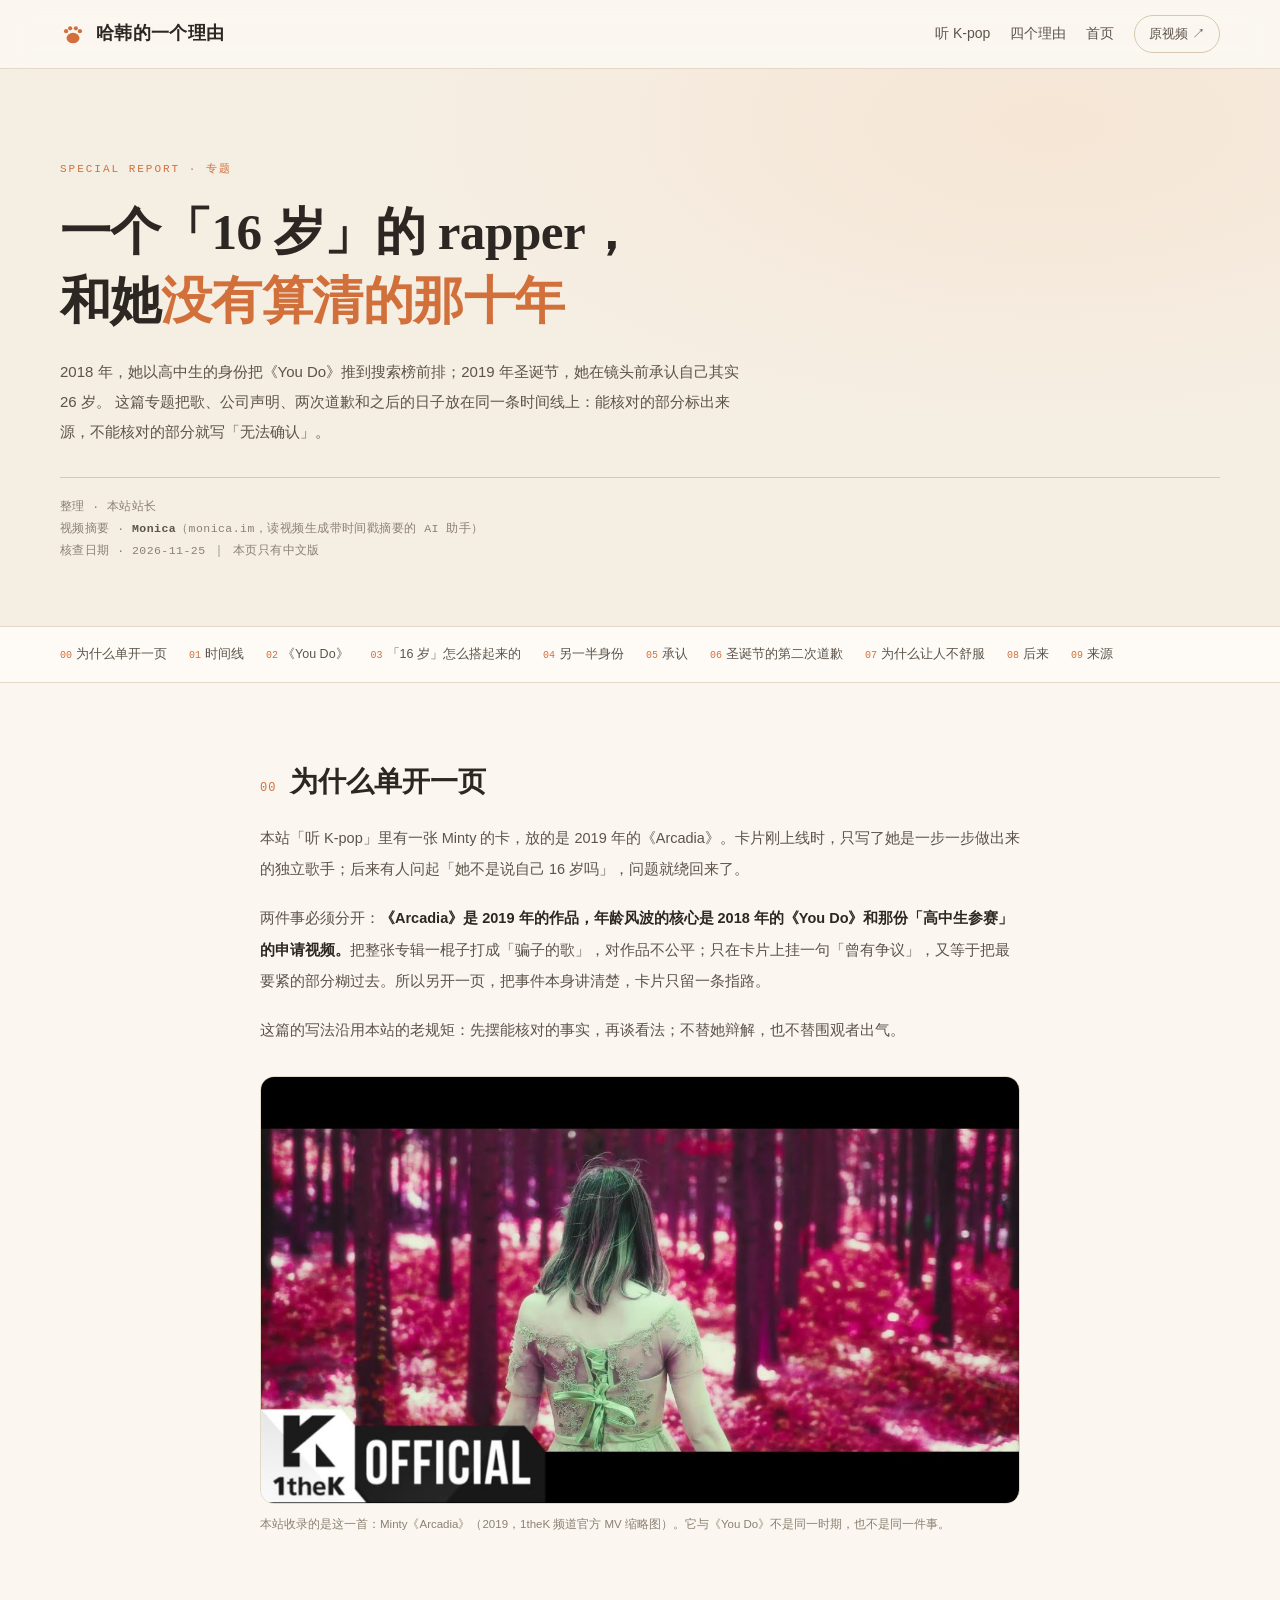
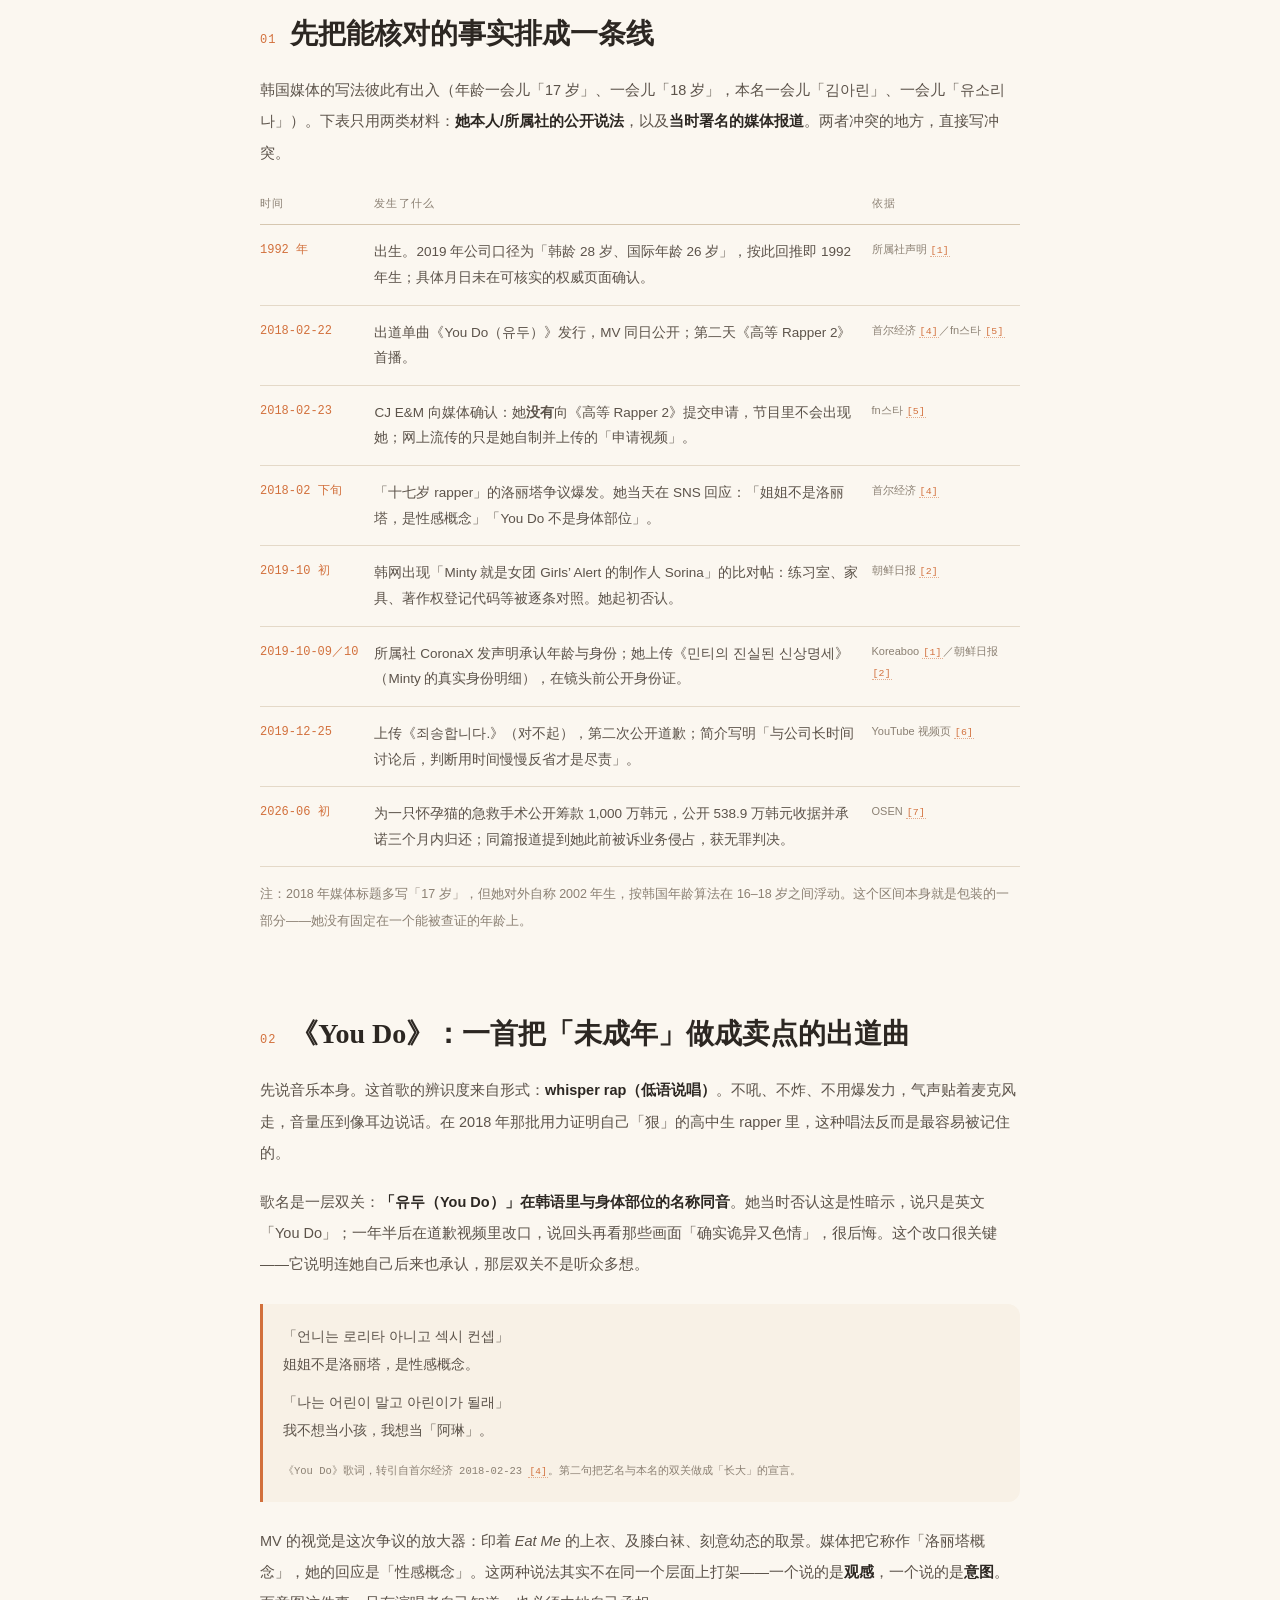
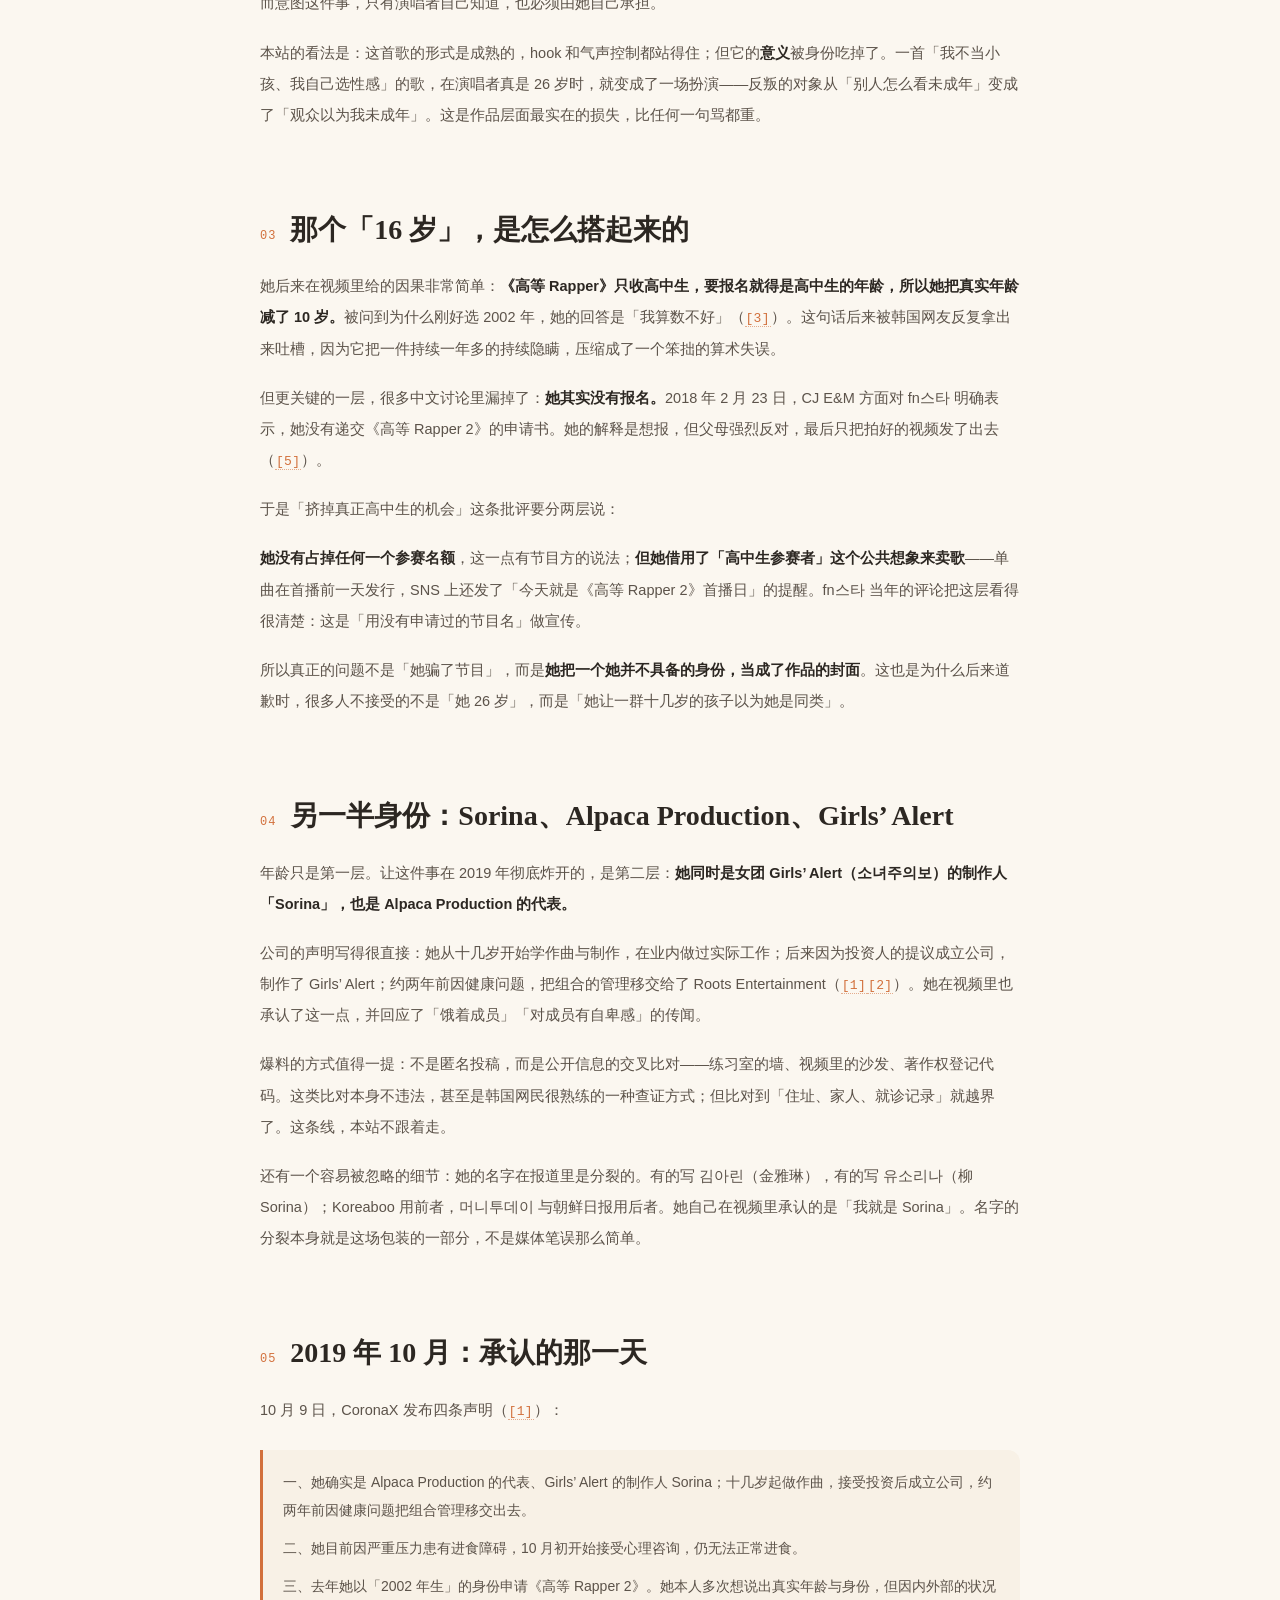
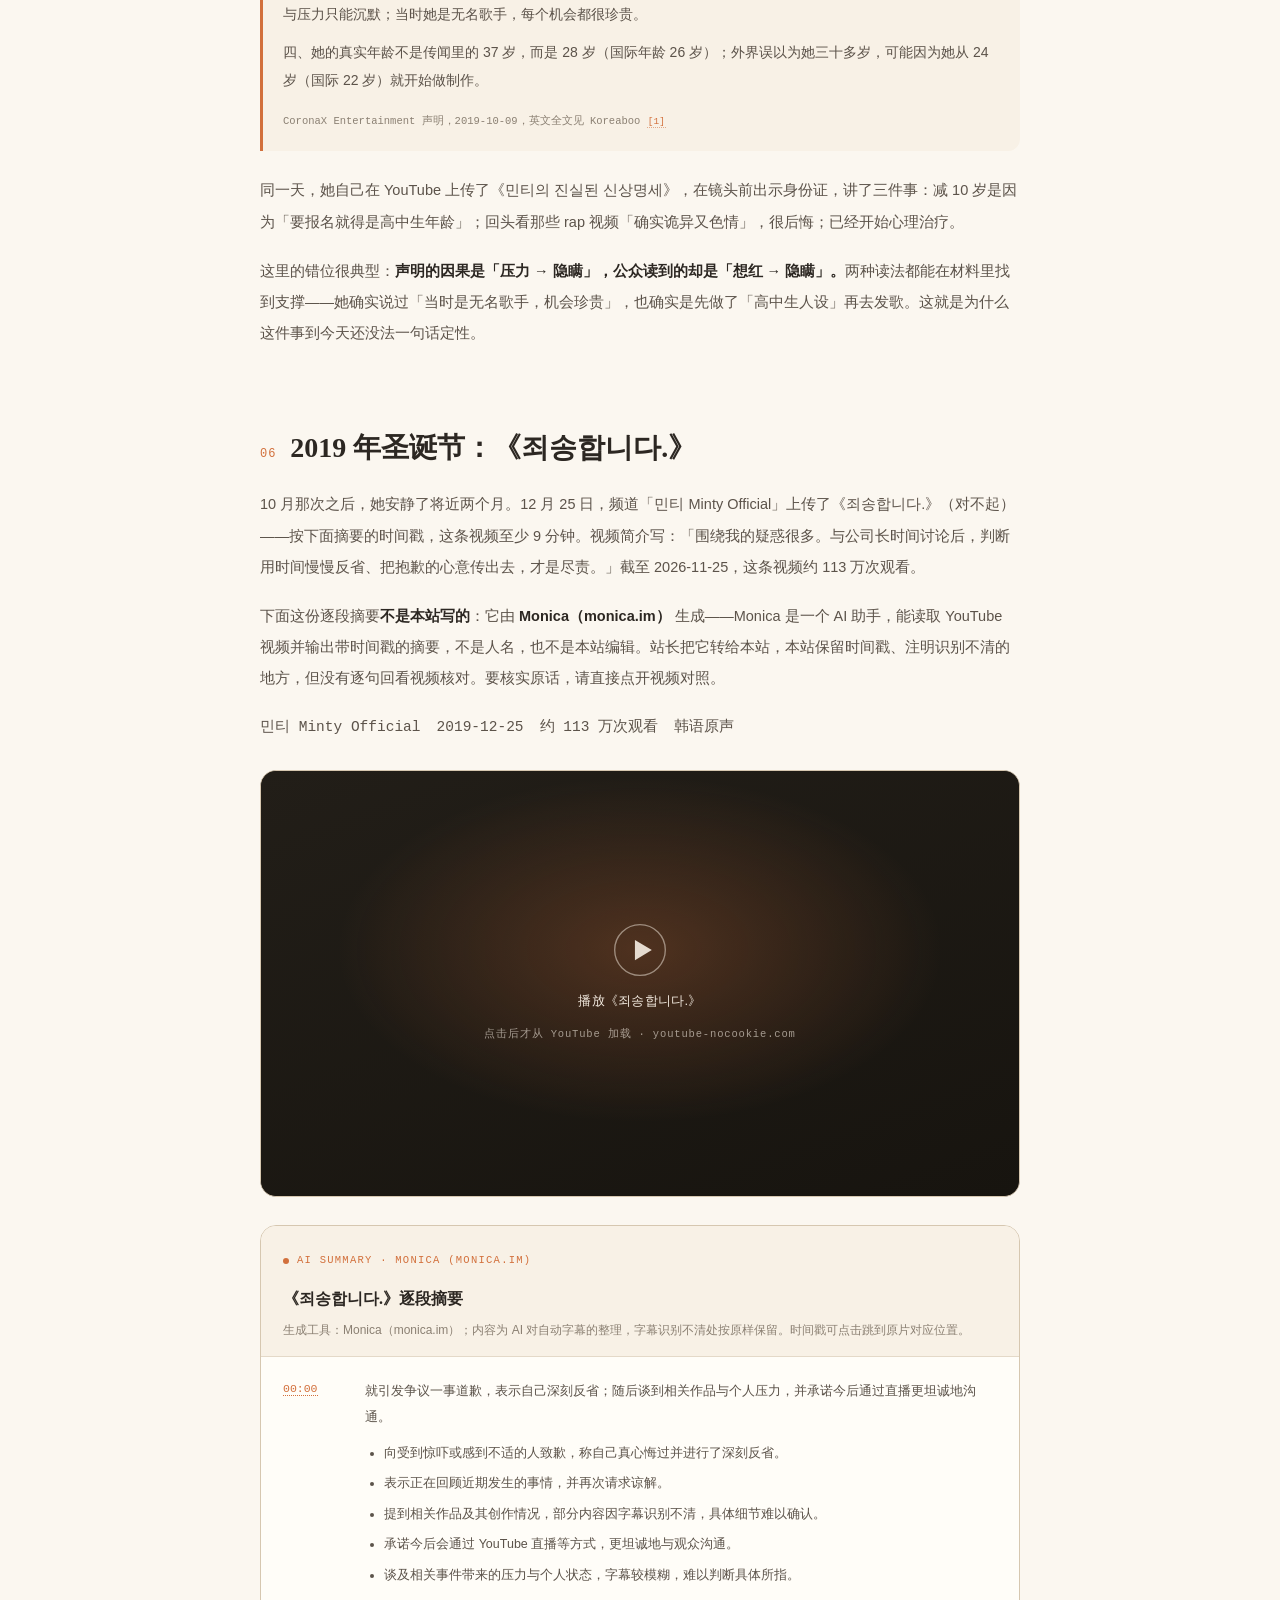
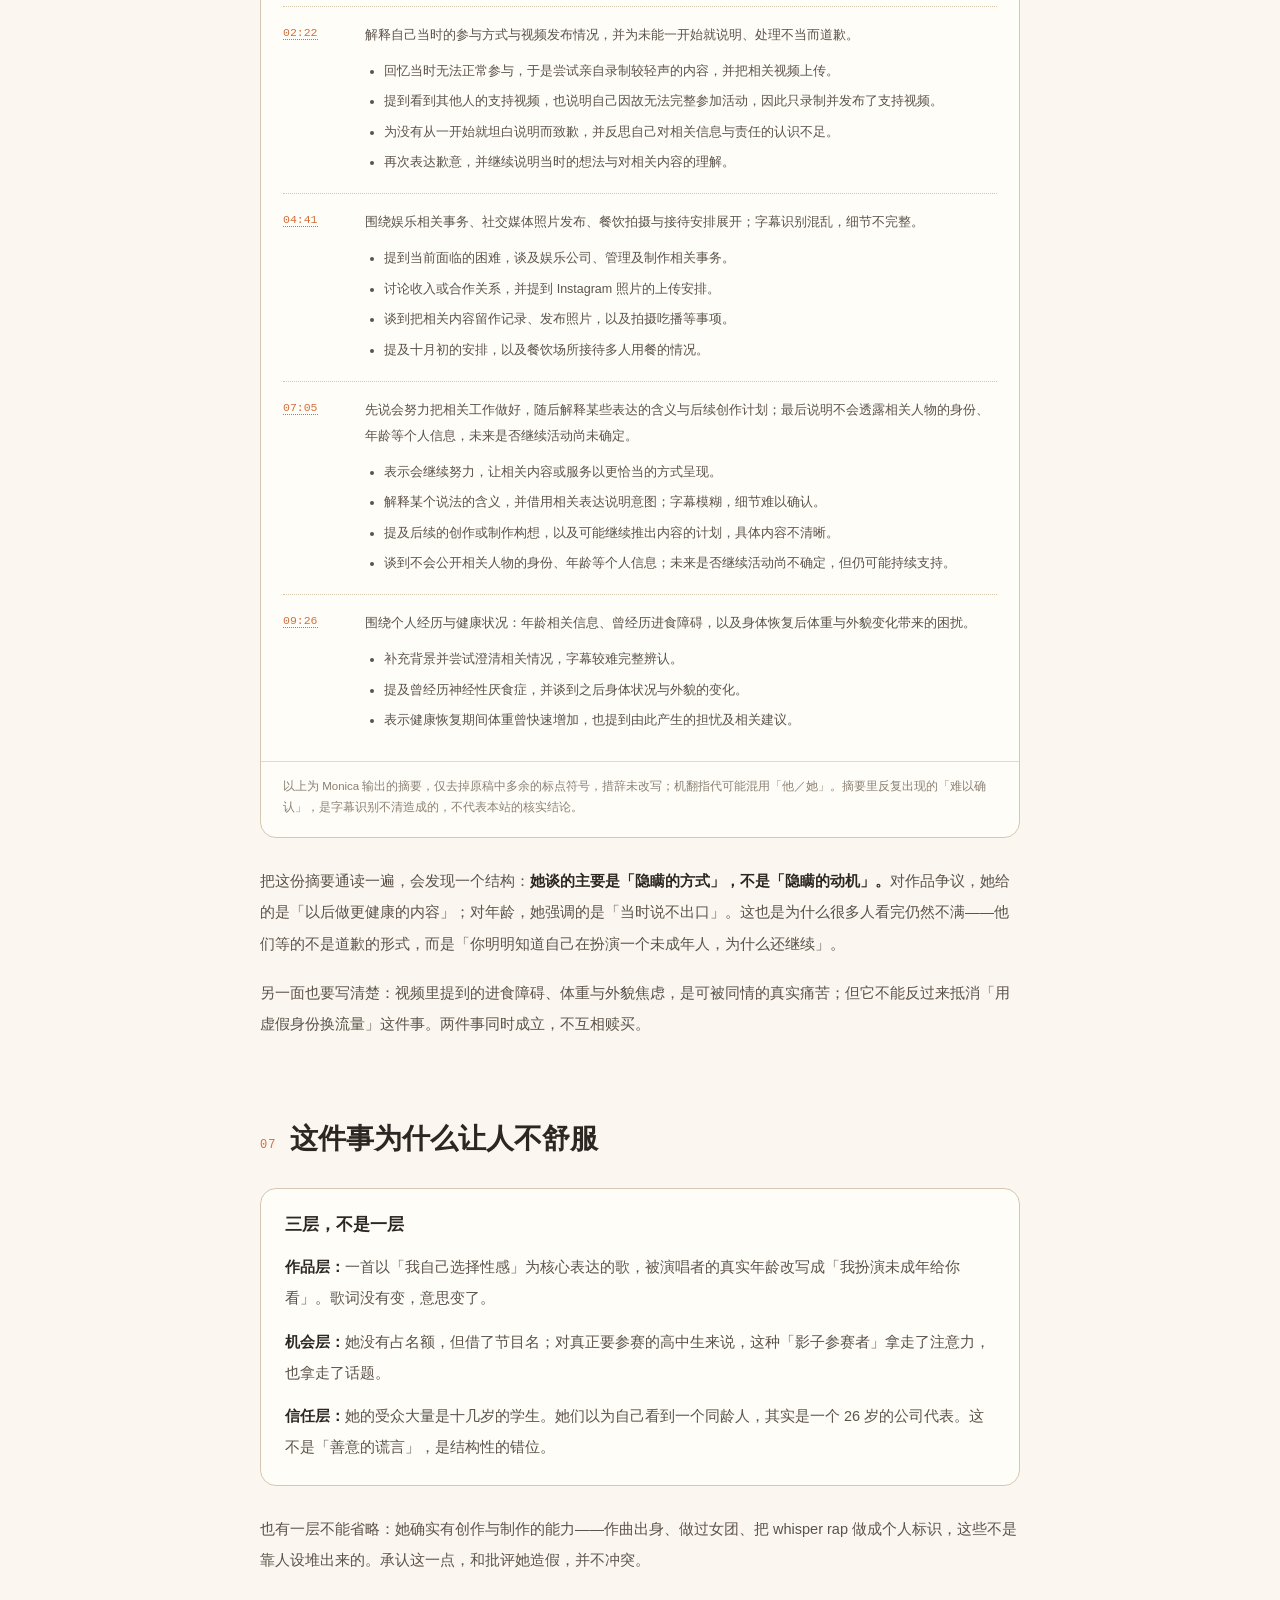
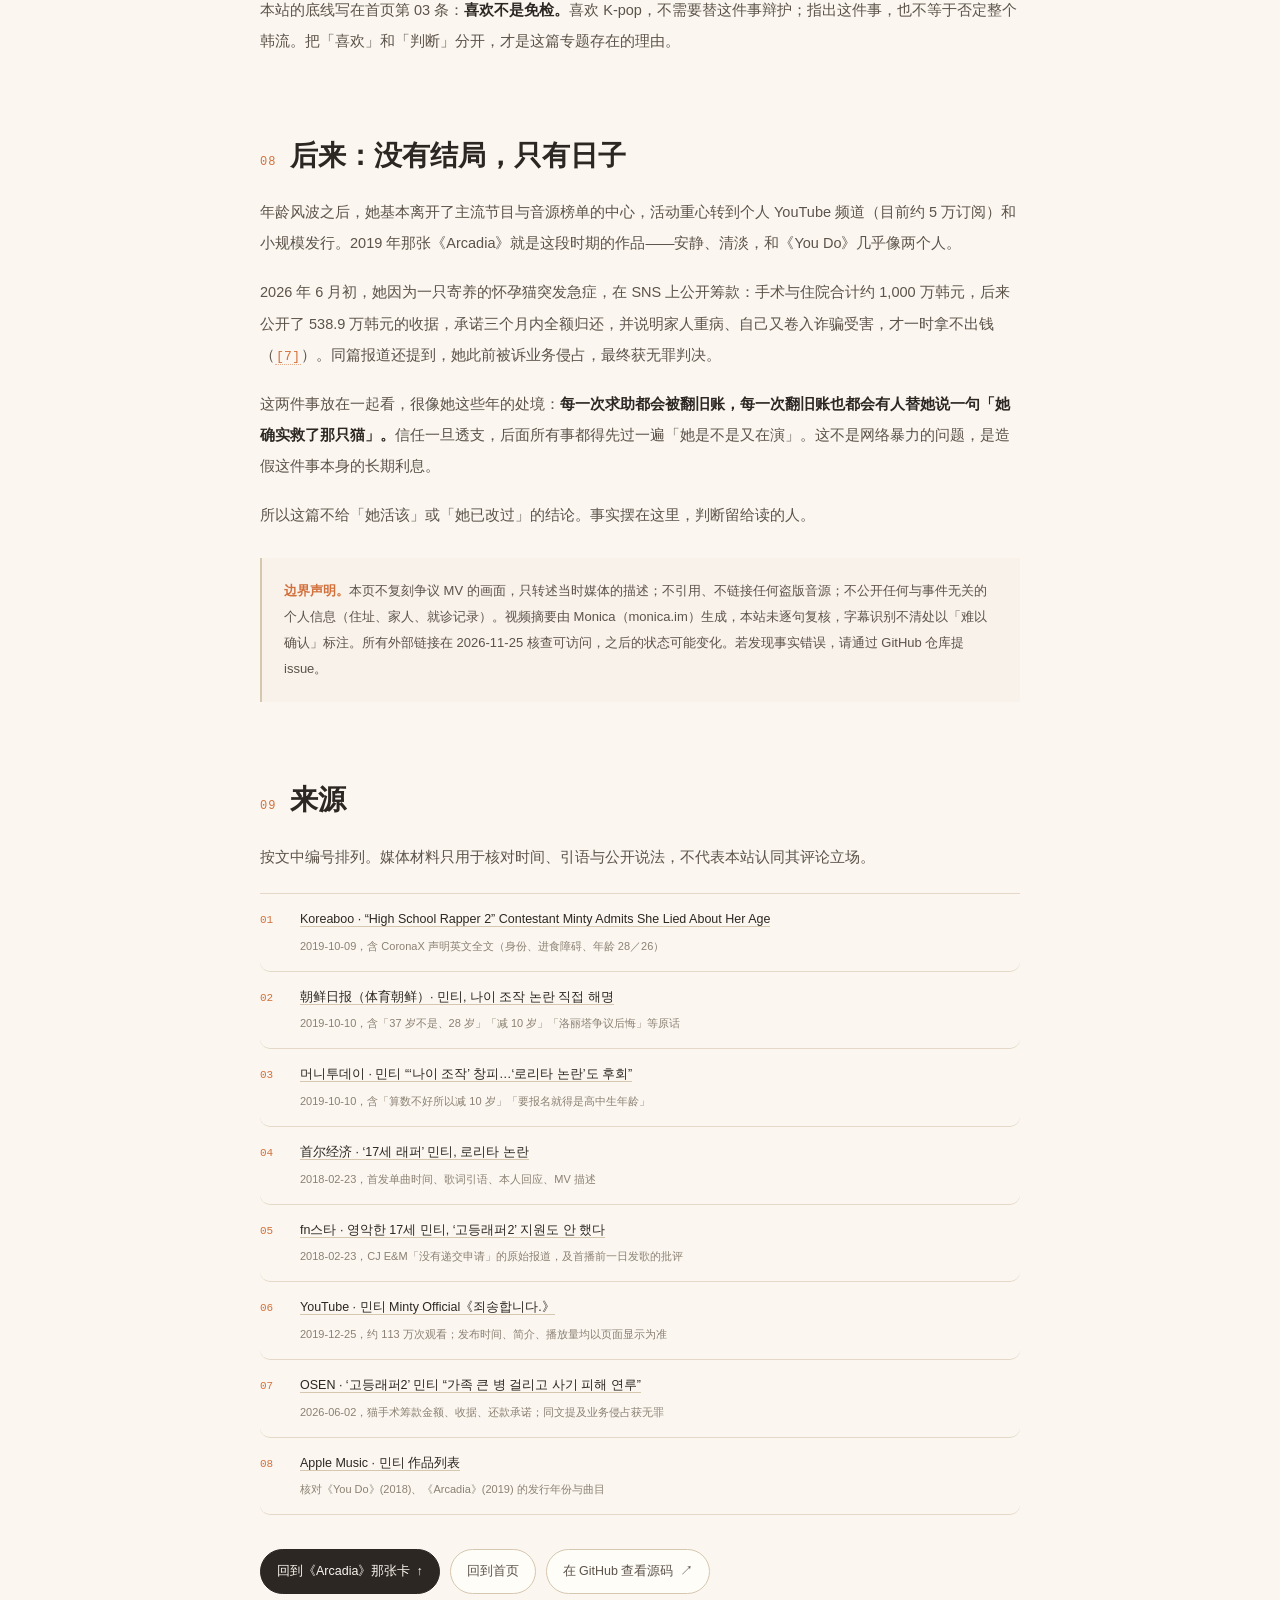
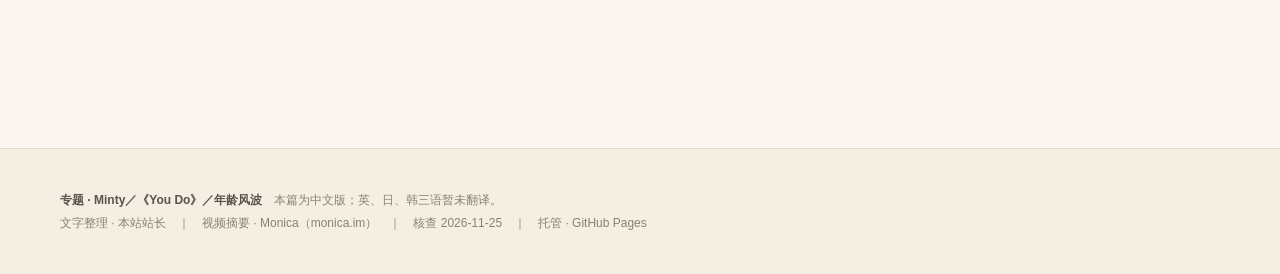
<file: report/minty/index.html>
<!DOCTYPE html>
<html lang="zh-CN">
<head>
<meta charset="UTF-8">
<meta name="viewport" content="width=device-width, initial-scale=1">
<title>Minty 为什么谎报年龄？《You Do》与那场十年之差｜专题</title>
<meta name="description" content="Minty（민티）为什么谎报年龄？从 2018 年《You Do》与《高等 Rapper 2》申请视频，到 2019 年 10 月承认、12 月 25 日《죄송합니다.》道歉视频逐段摘要（Monica AI 生成），再到 2026 年的近况：一条可核对的时间线。">
<meta name="theme-color" content="#FBF7F0">
<meta property="og:type" content="article">
<meta property="og:title" content="一个「16 岁」的 rapper，和她没有算清的那十年">
<meta property="og:description" content="《You Do》把「未成年」做成了卖点，2019 年圣诞节她自己拆掉了它。这篇专题把歌、声明、道歉视频和后续排在同一条时间线上。">
<meta property="og:url" content="https://dujeongil-galaxy.github.io/a-reason-for-korea/report/minty/">
<meta name="color-scheme" content="light dark">
<link rel="canonical" href="https://dujeongil-galaxy.github.io/a-reason-for-korea/report/minty/">
<link rel="icon" href="../../favicon.svg" type="image/svg+xml">
<link rel="stylesheet" href="../../assets/styles.css">
<script type="application/ld+json">{"@context":"https://schema.org","@type":"Article","headline":"一个「16 岁」的 rapper，和她没有算清的那十年","description":"Minty（민티）年龄造假事件的专题报道：作品《You Do》、2018 年《高等 Rapper 2》申请视频、2019 年 10 月承认、12 月 25 日道歉视频摘要与后续。","inLanguage":"zh-CN","url":"https://dujeongil-galaxy.github.io/a-reason-for-korea/report/minty/","datePublished":"2026-11-25","dateModified":"2026-11-25","author":{"@type":"Organization","name":"哈韩的一个理由"},"isPartOf":{"@type":"WebSite","name":"哈韩的一个理由","url":"https://dujeongil-galaxy.github.io/a-reason-for-korea/"},"about":{"@type":"Person","name":"Minty","alternateName":["민티","Yoo So-rina","Sorina"]},"keywords":["Minty","민티","You Do","高等Rapper2","年龄造假","K-pop"]}</script>
<style>
/* 专题页样式：只作用于本页，复用主站设计变量，不改动 styles.css */
body.report-page { background: var(--bg); }

.report-hero {
  padding-block: clamp(56px, 7vw, 92px) clamp(40px, 5vw, 64px);
  border-bottom: 1px solid var(--line);
  background:
    radial-gradient(900px 420px at 82% 10%, color-mix(in srgb, var(--accent-soft) 70%, transparent), transparent 70%),
    var(--bg-soft);
}
.report-kicker {
  font-family: var(--mono); font-size: 11px; letter-spacing: .18em;
  color: var(--accent); margin-bottom: 18px;
}
.report-hero h1 {
  font-family: var(--serif); font-weight: 700;
  font-size: clamp(1.9rem, 4.4vw, 3.2rem); line-height: 1.35; letter-spacing: -.01em;
  max-width: 20em;
}
.report-hero h1 em { font-style: normal; color: var(--accent); }
.report-lede {
  margin-top: 22px; max-width: 46em;
  font-size: 15px; line-height: 2; color: var(--ink-soft);
}
.report-byline {
  margin-top: 30px; padding-top: 18px; border-top: 1px solid var(--line-strong);
  font-family: var(--mono); font-size: 11.5px; line-height: 1.9;
  color: var(--ink-faint); letter-spacing: .04em;
}
.report-byline strong { color: var(--ink-soft); font-weight: 600; }

.report-nav {
  padding-block: 16px; border-bottom: 1px solid var(--line);
  background: color-mix(in srgb, var(--surface) 80%, transparent);
}
.report-nav ol {
  display: flex; flex-wrap: wrap; gap: 8px 22px; margin: 0; padding: 0; list-style: none;
  font-size: 12.5px; color: var(--ink-faint);
}
.report-nav a { color: var(--ink-soft); text-decoration: none; }
.report-nav a:hover { color: var(--accent); }
.report-nav .rnum { font-family: var(--mono); font-size: 10px; color: var(--accent); margin-right: 4px; }

.report-main { padding-block: clamp(48px, 6vw, 78px); }
.report-body { max-width: 760px; margin-inline: auto; }
.report-body > section { margin-bottom: clamp(52px, 6vw, 78px); }

.r-head { display: flex; gap: 14px; align-items: baseline; margin-bottom: 20px; }
.r-no {
  font-family: var(--mono); font-size: 12px; letter-spacing: .08em; color: var(--accent);
  flex: none; padding-top: 3px;
}
.r-head h2 {
  font-family: var(--serif); font-weight: 700;
  font-size: clamp(1.35rem, 2.6vw, 1.75rem); line-height: 1.55;
}
.report-body p {
  font-size: 14.5px; line-height: 2.15; color: var(--ink-soft); margin-bottom: 18px;
}
.report-body p strong { color: var(--ink); font-weight: 600; font-family: inherit; }
.report-body h3 {
  font-family: var(--serif); font-size: 17px; line-height: 1.7;
  margin: 32px 0 12px; color: var(--ink);
}

.fact-table { width: 100%; border-collapse: collapse; margin: 26px 0 14px; font-size: 13.5px; }
.fact-table th {
  text-align: left; font-family: var(--mono); font-weight: 500; font-size: 10.5px;
  letter-spacing: .1em; color: var(--ink-faint);
  padding: 0 0 10px; border-bottom: 1px solid var(--line-strong);
}
.fact-table td {
  padding: 14px 12px 14px 0; border-bottom: 1px solid var(--line);
  line-height: 1.9; vertical-align: top; color: var(--ink-soft);
}
.fact-table td:first-child {
  font-family: var(--mono); font-size: 12px; color: var(--accent);
  white-space: nowrap; width: 8.5em; padding-right: 16px;
}
.fact-table td:last-child { font-size: 11px; color: var(--ink-faint); width: 13.5em; }
.fact-note { font-size: 12.5px !important; color: var(--ink-faint) !important; }

.quote-box {
  margin: 24px 0; padding: 18px 20px;
  background: var(--surface-2); border-left: 3px solid var(--accent);
  border-radius: 0 12px 12px 0;
}
.quote-box p { margin: 0 0 10px; font-size: 14px; line-height: 2; }
.quote-box p:last-child { margin-bottom: 0; }
.quote-box cite { font-style: normal; font-family: var(--mono); font-size: 10.5px; color: var(--ink-faint); }

.report-figure { margin: 30px 0 10px; }
.report-figure img {
  width: 100%; height: auto; display: block; border-radius: 14px;
  border: 1px solid var(--line);
}
.report-figure figcaption {
  margin-top: 10px; font-size: 11.5px; line-height: 1.8; color: var(--ink-faint);
}

.ai-card {
  margin: 28px 0; border: 1px solid var(--line-strong); border-radius: 16px;
  background: var(--surface); overflow: hidden;
}
.ai-card-head {
  padding: 18px 22px 14px; border-bottom: 1px solid var(--line);
  background: var(--surface-2);
}
.ai-card-label {
  display: inline-flex; align-items: center; gap: 8px;
  font-family: var(--mono); font-size: 10.5px; letter-spacing: .12em; color: var(--accent);
}
.ai-card-label span[aria-hidden] { width: 6px; height: 6px; border-radius: 50%; background: var(--accent); }
.ai-card-head h4 {
  font-family: var(--serif); font-size: 16px; margin: 10px 0 6px; color: var(--ink);
}
.ai-card-head p { margin: 0; font-size: 12px; line-height: 1.9; color: var(--ink-faint); }
.ai-stamps { padding: 6px 22px 20px; margin: 0; list-style: none; }
.ai-stamps li {
  display: grid; grid-template-columns: 68px minmax(0, 1fr); gap: 14px;
  padding: 15px 0; border-bottom: 1px dotted var(--line-strong);
}
.ai-stamps li:last-child { border-bottom: 0; padding-bottom: 4px; }
.ai-stamps time {
  font-family: var(--mono); font-size: 11.5px; color: var(--accent);
  text-decoration: none; white-space: nowrap;
}
.ai-stamps time a { color: inherit; text-decoration: none; border-bottom: 1px dotted var(--accent); }
.ai-stamps p { margin: 0 0 8px; font-size: 13px; line-height: 2; }
.ai-stamps p:last-child { margin-bottom: 0; }
.ai-stamps ul { margin: 0; padding-left: 1.2em; }
.ai-stamps ul li {
  display: list-item; list-style: disc outside; padding: 3px 0; border: 0; margin: 0;
  font-size: 12.5px; line-height: 1.95; color: var(--ink-soft);
}
.ai-caveat {
  padding: 14px 22px 18px; border-top: 1px solid var(--line);
  font-size: 11.5px !important; line-height: 1.9 !important; color: var(--ink-faint) !important;
  margin: 0 !important;
}

.video-frame {
  position: relative; margin: 26px 0 8px;
  aspect-ratio: 16 / 9; border-radius: 16px; overflow: hidden;
  background: #17140F; border: 1px solid var(--line-strong);
}
.video-frame iframe { position: absolute; inset: 0; width: 100%; height: 100%; border: 0; }
.video-play {
  position: absolute; inset: 0; width: 100%; height: 100%;
  display: flex; flex-direction: column; align-items: center; justify-content: center; gap: 12px;
  background:
    radial-gradient(420px 240px at 50% 42%, rgba(210, 112, 60, .28), transparent 72%),
    linear-gradient(160deg, #221E18, #17140F);
  border: 0; cursor: pointer; color: #F2EADF; font-family: var(--sans);
}
.video-play svg { width: 54px; height: 54px; opacity: .92; }
.video-play span { font-size: 13px; letter-spacing: .02em; }
.video-play small { font-family: var(--mono); font-size: 10.5px; opacity: .6; letter-spacing: .08em; }
.video-play:hover svg { transform: scale(1.06); transition: transform .2s; }
.video-meta {
  display: flex; flex-wrap: wrap; gap: 6px 16px;
  font-family: var(--mono); font-size: 10.5px; color: var(--ink-faint);
  margin-bottom: 4px;
}

.judge {
  margin: 28px 0; padding: 22px 24px; border: 1px solid var(--line-strong);
  border-radius: 16px; background: var(--surface);
}
.judge h3 { margin: 0 0 12px; }
.judge p { margin-bottom: 12px; }
.judge p:last-child { margin-bottom: 0; }

.boundary {
  margin-top: 26px; padding: 20px 22px;
  border-left: 2px solid var(--line-strong);
  font-size: 13px !important; line-height: 2 !important; color: var(--ink-soft) !important;
  background: color-mix(in srgb, var(--surface-2) 60%, transparent);
}
.boundary b { color: var(--accent); font-weight: 600; }

.sources { margin-top: 20px; border-top: 1px solid var(--line); }
.sources li {
  display: grid; grid-template-columns: 30px minmax(0, 1fr); gap: 10px;
  padding: 14px 0; border-bottom: 1px solid var(--line);
  font-size: 12.5px; line-height: 1.9; color: var(--ink-soft);
}
.sources .sn { font-family: var(--mono); color: var(--accent); font-size: 11px; padding-top: 2px; }
.sources a { color: var(--ink); text-decoration: none; border-bottom: 1px solid var(--line-strong); word-break: break-all; }
.sources a:hover { color: var(--accent); border-color: var(--accent); }
.sources .smeta { display: block; margin-top: 4px; font-size: 11px; color: var(--ink-faint); }

.report-endlinks {
  display: flex; flex-wrap: wrap; gap: 10px; margin-top: 34px;
}
.report-endlinks a {
  display: inline-flex; align-items: center; gap: 6px;
  padding: 10px 16px; border-radius: 999px;
  border: 1px solid var(--line-strong); background: var(--surface);
  font-size: 12.5px; color: var(--ink-soft); text-decoration: none;
}
.report-endlinks a:hover { color: var(--accent); border-color: var(--accent); }
.report-endlinks a.primary { background: var(--ink); color: var(--bg); border-color: var(--ink); }

.report-foot {
  padding-block: 40px; border-top: 1px solid var(--line); background: var(--bg-soft);
  font-size: 12px; line-height: 1.9; color: var(--ink-faint);
}
.report-foot strong { color: var(--ink-soft); }

/* 引用角标做成站内锚点：点 [1] 直接跳到末尾「来源」第 1 条，并高亮那一条 */
.cite-link {
  color: var(--accent); text-decoration: none;
  font-family: var(--mono); font-size: .9em; letter-spacing: .02em;
  padding: 0 1px; border-bottom: 1px dotted color-mix(in srgb, var(--accent) 55%, transparent);
  white-space: nowrap;
}
.cite-link:hover { border-bottom-style: solid; }
.sources li { scroll-margin-top: 96px; border-radius: 10px; }
.sources li:target {
  background: color-mix(in srgb, var(--accent-soft) 70%, transparent);
  box-shadow: 0 0 0 10px color-mix(in srgb, var(--accent-soft) 70%, transparent);
}

/* 维基式引用浮卡：悬停/点角标弹出，点卡片跳到文末来源 */
.cite-pop {
  position: absolute; z-index: 80;
  width: min(336px, calc(100vw - 24px));
  padding: 14px 16px 12px;
  background: var(--surface); color: var(--ink);
  border: 1px solid var(--line-strong); border-radius: 14px;
  box-shadow: var(--shadow); text-align: left;
}
.cite-pop[hidden] { display: none; }
.cite-pop-head {
  display: flex; align-items: center; justify-content: space-between; gap: 10px;
  margin-bottom: 9px;
}
.cite-pop-no {
  font-family: var(--mono); font-size: 10px; letter-spacing: .1em; color: var(--accent);
}
.cite-pop-close {
  border: 0; background: none; padding: 2px 4px; cursor: pointer;
  color: var(--ink-faint); font-size: 15px; line-height: 1;
}
.cite-pop-close:hover { color: var(--accent); }
.cite-pop-title {
  font-family: var(--serif); font-size: 14.5px; font-weight: 700;
  line-height: 1.65; margin: 0 0 6px;
}
.cite-pop-meta {
  font-family: var(--mono); font-size: 10px; color: var(--ink-faint);
  margin: 0 0 9px; letter-spacing: .02em;
}
.cite-pop-body {
  font-size: 12.5px; line-height: 1.95; color: var(--ink-soft);
  margin: 0 0 11px;
}
.cite-pop-jump {
  display: inline-flex; align-items: center; gap: 6px;
  font-size: 12px; color: var(--accent); text-decoration: none;
  border-bottom: 1px solid color-mix(in srgb, var(--accent) 50%, transparent);
}
.cite-pop-jump:hover { border-bottom-color: var(--accent); }
.cite-pop-tip {
  display: block; margin: 7px 0 0;
  font-family: var(--mono); font-size: 9.5px;
  color: var(--ink-faint); letter-spacing: .04em;
}
@media (max-width: 720px) {
  .cite-pop { width: calc(100vw - 20px); }
  .cite-pop-tip { display: none; }
}

@media (max-width: 720px) {
  .fact-table { font-size: 12.5px; }
  .fact-table thead { display: none; }
  .fact-table tr {
    display: block; padding: 14px 0; border-bottom: 1px solid var(--line);
  }
  .fact-table td {
    display: block; width: auto !important; padding: 0 0 6px !important;
    border: 0; white-space: normal;
  }
  .fact-table td:first-child { font-size: 11.5px; padding-bottom: 8px !important; }
  .fact-table td:last-child { font-size: 11px; color: var(--ink-faint); }
  .ai-stamps li { grid-template-columns: 1fr; gap: 6px; }
  .r-head { gap: 10px; }
  .report-endlinks a { width: 100%; justify-content: center; }
}
@media (prefers-reduced-motion: reduce) {
  .video-play:hover svg { transform: none; }
}
</style>
</head>
<body class="report-page" data-lang="zh">

<a class="skip-link" href="#main">跳到正文</a>

<header class="site-header">
  <div class="wrap header-inner">
    <a class="brand" href="../../index.html" aria-label="回到首页">
      <svg class="brand-mark" viewBox="0 0 32 32" aria-hidden="true">
        <ellipse cx="16" cy="21" rx="8" ry="6.4" fill="currentColor"/>
        <circle cx="7.5" cy="12.5" r="2.6" fill="currentColor"/>
        <circle cx="12.5" cy="9" r="2.6" fill="currentColor"/>
        <circle cx="19.5" cy="9" r="2.6" fill="currentColor"/>
        <circle cx="24.5" cy="12.5" r="2.6" fill="currentColor"/>
      </svg>
      <span>哈韩的一个理由</span>
    </a>
    <nav class="site-nav" aria-label="页面导航">
      <a href="../../index.html#picks-kpop">听 K-pop</a>
      <a href="../../index.html#reasons">四个理由</a>
      <a href="../../index.html">首页</a>
    </nav>
    <a class="header-repo" href="https://youtu.be/m1D3yLwfGpA" target="_blank" rel="noopener noreferrer">原视频 <span aria-hidden="true">↗</span></a>
  </div>
</header>

<main id="main">

  <div class="report-hero">
    <div class="wrap">
      <p class="report-kicker">SPECIAL REPORT · 专题</p>
      <h1>一个「16 岁」的 rapper，<br>和她<em>没有算清的那十年</em></h1>
      <p class="report-lede">
        2018 年，她以高中生的身份把《You Do》推到搜索榜前排；2019 年圣诞节，她在镜头前承认自己其实 26 岁。
        这篇专题把歌、公司声明、两次道歉和之后的日子放在同一条时间线上：能核对的部分标出来源，不能核对的部分就写「无法确认」。
      </p>
      <p class="report-byline">
        整理 · 本站站长<br>
        视频摘要 · <strong>Monica</strong>（monica.im，读视频生成带时间戳摘要的 AI 助手）<br>
        核查日期 · 2026-11-25 ｜ 本页只有中文版
      </p>
    </div>
  </div>

  <nav class="report-nav" aria-label="本页目录">
    <div class="wrap">
      <ol>
        <li><a href="#why"><span class="rnum">00</span>为什么单开一页</a></li>
        <li><a href="#timeline"><span class="rnum">01</span>时间线</a></li>
        <li><a href="#song"><span class="rnum">02</span>《You Do》</a></li>
        <li><a href="#setup"><span class="rnum">03</span>「16 岁」怎么搭起来的</a></li>
        <li><a href="#identity"><span class="rnum">04</span>另一半身份</a></li>
        <li><a href="#admit"><span class="rnum">05</span>承认</a></li>
        <li><a href="#apology"><span class="rnum">06</span>圣诞节的第二次道歉</a></li>
        <li><a href="#judge"><span class="rnum">07</span>为什么让人不舒服</a></li>
        <li><a href="#after"><span class="rnum">08</span>后来</a></li>
        <li><a href="#sources"><span class="rnum">09</span>来源</a></li>
      </ol>
    </div>
  </nav>

  <div class="report-main">
    <div class="wrap">
      <div class="report-body">

        <section id="why">
          <div class="r-head"><span class="r-no">00</span><h2>为什么单开一页</h2></div>
          <p>本站「听 K-pop」里有一张 Minty 的卡，放的是 2019 年的《Arcadia》。卡片刚上线时，只写了她是一步一步做出来的独立歌手；后来有人问起「她不是说自己 16 岁吗」，问题就绕回来了。</p>
          <p>两件事必须分开：<strong>《Arcadia》是 2019 年的作品，年龄风波的核心是 2018 年的《You Do》和那份「高中生参赛」的申请视频。</strong>把整张专辑一棍子打成「骗子的歌」，对作品不公平；只在卡片上挂一句「曾有争议」，又等于把最要紧的部分糊过去。所以另开一页，把事件本身讲清楚，卡片只留一条指路。</p>
          <p>这篇的写法沿用本站的老规矩：先摆能核对的事实，再谈看法；不替她辩解，也不替围观者出气。</p>

          <figure class="report-figure">
            <img src="../../assets/mv-minty.jpg" width="1280" height="720" loading="lazy" alt="Minty《Arcadia》MV 官方缩略图（1theK）">
            <figcaption>本站收录的是这一首：Minty《Arcadia》（2019，1theK 频道官方 MV 缩略图）。它与《You Do》不是同一时期，也不是同一件事。</figcaption>
          </figure>
        </section>

        <section id="timeline">
          <div class="r-head"><span class="r-no">01</span><h2>先把能核对的事实排成一条线</h2></div>
          <p>韩国媒体的写法彼此有出入（年龄一会儿「17 岁」、一会儿「18 岁」，本名一会儿「김아린」、一会儿「유소리나」）。下表只用两类材料：<strong>她本人/所属社的公开说法</strong>，以及<strong>当时署名的媒体报道</strong>。两者冲突的地方，直接写冲突。</p>

          <table class="fact-table">
            <thead>
              <tr><th scope="col">时间</th><th scope="col">发生了什么</th><th scope="col">依据</th></tr>
            </thead>
            <tbody>
              <tr>
                <td>1992 年</td>
                <td>出生。2019 年公司口径为「韩龄 28 岁、国际年龄 26 岁」，按此回推即 1992 年生；具体月日未在可核实的权威页面确认。</td>
                <td>所属社声明 <a class="cite-link" href="#src-1" aria-label="来源 1">[1]</a></td>
              </tr>
              <tr>
                <td>2018-02-22</td>
                <td>出道单曲《You Do（유두）》发行，MV 同日公开；第二天《高等 Rapper 2》首播。</td>
                <td>首尔经济 <a class="cite-link" href="#src-4" aria-label="来源 4">[4]</a>／fn스타 <a class="cite-link" href="#src-5" aria-label="来源 5">[5]</a></td>
              </tr>
              <tr>
                <td>2018-02-23</td>
                <td>CJ E&amp;M 向媒体确认：她<strong>没有</strong>向《高等 Rapper 2》提交申请，节目里不会出现她；网上流传的只是她自制并上传的「申请视频」。</td>
                <td>fn스타 <a class="cite-link" href="#src-5" aria-label="来源 5">[5]</a></td>
              </tr>
              <tr>
                <td>2018-02 下旬</td>
                <td>「十七岁 rapper」的洛丽塔争议爆发。她当天在 SNS 回应：「姐姐不是洛丽塔，是性感概念」「You Do 不是身体部位」。</td>
                <td>首尔经济 <a class="cite-link" href="#src-4" aria-label="来源 4">[4]</a></td>
              </tr>
              <tr>
                <td>2019-10 初</td>
                <td>韩网出现「Minty 就是女团 Girls’ Alert 的制作人 Sorina」的比对帖：练习室、家具、著作权登记代码等被逐条对照。她起初否认。</td>
                <td>朝鲜日报 <a class="cite-link" href="#src-2" aria-label="来源 2">[2]</a></td>
              </tr>
              <tr>
                <td>2019-10-09／10</td>
                <td>所属社 CoronaX 发声明承认年龄与身份；她上传《민티의 진실된 신상명세》（Minty 的真实身份明细），在镜头前公开身份证。</td>
                <td>Koreaboo <a class="cite-link" href="#src-1" aria-label="来源 1">[1]</a>／朝鲜日报 <a class="cite-link" href="#src-2" aria-label="来源 2">[2]</a></td>
              </tr>
              <tr>
                <td>2019-12-25</td>
                <td>上传《죄송합니다.》（对不起），第二次公开道歉；简介写明「与公司长时间讨论后，判断用时间慢慢反省才是尽责」。</td>
                <td>YouTube 视频页 <a class="cite-link" href="#src-6" aria-label="来源 6">[6]</a></td>
              </tr>
              <tr>
                <td>2026-06 初</td>
                <td>为一只怀孕猫的急救手术公开筹款 1,000 万韩元，公开 538.9 万韩元收据并承诺三个月内归还；同篇报道提到她此前被诉业务侵占，获无罪判决。</td>
                <td>OSEN <a class="cite-link" href="#src-7" aria-label="来源 7">[7]</a></td>
              </tr>
            </tbody>
          </table>
          <p class="fact-note">注：2018 年媒体标题多写「17 岁」，但她对外自称 2002 年生，按韩国年龄算法在 16–18 岁之间浮动。这个区间本身就是包装的一部分——她没有固定在一个能被查证的年龄上。</p>
        </section>

        <section id="song">
          <div class="r-head"><span class="r-no">02</span><h2>《You Do》：一首把「未成年」做成卖点的出道曲</h2></div>
          <p>先说音乐本身。这首歌的辨识度来自形式：<strong>whisper rap（低语说唱）</strong>。不吼、不炸、不用爆发力，气声贴着麦克风走，音量压到像耳边说话。在 2018 年那批用力证明自己「狠」的高中生 rapper 里，这种唱法反而是最容易被记住的。</p>
          <p>歌名是一层双关：<strong>「유두（You Do）」在韩语里与身体部位的名称同音</strong>。她当时否认这是性暗示，说只是英文「You Do」；一年半后在道歉视频里改口，说回头再看那些画面「确实诡异又色情」，很后悔。这个改口很关键——它说明连她自己后来也承认，那层双关不是听众多想。</p>

          <div class="quote-box">
            <p>「언니는 로리타 아니고 섹시 컨셉」<br>姐姐不是洛丽塔，是性感概念。</p>
            <p>「나는 어린이 말고 아린이가 될래」<br>我不想当小孩，我想当「阿琳」。</p>
            <cite>《You Do》歌词，转引自首尔经济 2018-02-23 <a class="cite-link" href="#src-4" aria-label="来源 4">[4]</a>。第二句把艺名与本名的双关做成「长大」的宣言。</cite>
          </div>

          <p>MV 的视觉是这次争议的放大器：印着 <em>Eat Me</em> 的上衣、及膝白袜、刻意幼态的取景。媒体把它称作「洛丽塔概念」，她的回应是「性感概念」。这两种说法其实不在同一个层面上打架——一个说的是<strong>观感</strong>，一个说的是<strong>意图</strong>。而意图这件事，只有演唱者自己知道，也必须由她自己承担。</p>
          <p>本站的看法是：这首歌的形式是成熟的，hook 和气声控制都站得住；但它的<strong>意义</strong>被身份吃掉了。一首「我不当小孩、我自己选性感」的歌，在演唱者真是 26 岁时，就变成了一场扮演——反叛的对象从「别人怎么看未成年」变成了「观众以为我未成年」。这是作品层面最实在的损失，比任何一句骂都重。</p>
        </section>

        <section id="setup">
          <div class="r-head"><span class="r-no">03</span><h2>那个「16 岁」，是怎么搭起来的</h2></div>
          <p>她后来在视频里给的因果非常简单：<strong>《高等 Rapper》只收高中生，要报名就得是高中生的年龄，所以她把真实年龄减了 10 岁。</strong>被问到为什么刚好选 2002 年，她的回答是「我算数不好」（<a class="cite-link" href="#src-3" aria-label="来源 3">[3]</a>）。这句话后来被韩国网友反复拿出来吐槽，因为它把一件持续一年多的持续隐瞒，压缩成了一个笨拙的算术失误。</p>
          <p>但更关键的一层，很多中文讨论里漏掉了：<strong>她其实没有报名。</strong>2018 年 2 月 23 日，CJ E&amp;M 方面对 fn스타 明确表示，她没有递交《高等 Rapper 2》的申请书。她的解释是想报，但父母强烈反对，最后只把拍好的视频发了出去（<a class="cite-link" href="#src-5" aria-label="来源 5">[5]</a>）。</p>
          <p>于是「挤掉真正高中生的机会」这条批评要分两层说：</p>
          <p><strong>她没有占掉任何一个参赛名额</strong>，这一点有节目方的说法；<strong>但她借用了「高中生参赛者」这个公共想象来卖歌</strong>——单曲在首播前一天发行，SNS 上还发了「今天就是《高等 Rapper 2》首播日」的提醒。fn스타 当年的评论把这层看得很清楚：这是「用没有申请过的节目名」做宣传。</p>
          <p>所以真正的问题不是「她骗了节目」，而是<strong>她把一个她并不具备的身份，当成了作品的封面</strong>。这也是为什么后来道歉时，很多人不接受的不是「她 26 岁」，而是「她让一群十几岁的孩子以为她是同类」。</p>
        </section>

        <section id="identity">
          <div class="r-head"><span class="r-no">04</span><h2>另一半身份：Sorina、Alpaca Production、Girls’ Alert</h2></div>
          <p>年龄只是第一层。让这件事在 2019 年彻底炸开的，是第二层：<strong>她同时是女团 Girls’ Alert（소녀주의보）的制作人「Sorina」，也是 Alpaca Production 的代表。</strong></p>
          <p>公司的声明写得很直接：她从十几岁开始学作曲与制作，在业内做过实际工作；后来因为投资人的提议成立公司，制作了 Girls’ Alert；约两年前因健康问题，把组合的管理移交给了 Roots Entertainment（<a class="cite-link" href="#src-1" aria-label="来源 1">[1]</a><a class="cite-link" href="#src-2" aria-label="来源 2">[2]</a>）。她在视频里也承认了这一点，并回应了「饿着成员」「对成员有自卑感」的传闻。</p>
          <p>爆料的方式值得一提：不是匿名投稿，而是公开信息的交叉比对——练习室的墙、视频里的沙发、著作权登记代码。这类比对本身不违法，甚至是韩国网民很熟练的一种查证方式；但比对到「住址、家人、就诊记录」就越界了。这条线，本站不跟着走。</p>
          <p>还有一个容易被忽略的细节：她的名字在报道里是分裂的。有的写 김아린（金雅琳），有的写 유소리나（柳 Sorina）；Koreaboo 用前者，머니투데이 与朝鲜日报用后者。她自己在视频里承认的是「我就是 Sorina」。名字的分裂本身就是这场包装的一部分，不是媒体笔误那么简单。</p>
        </section>

        <section id="admit">
          <div class="r-head"><span class="r-no">05</span><h2>2019 年 10 月：承认的那一天</h2></div>
          <p>10 月 9 日，CoronaX 发布四条声明（<a class="cite-link" href="#src-1" aria-label="来源 1">[1]</a>）：</p>
          <div class="quote-box">
            <p>一、她确实是 Alpaca Production 的代表、Girls’ Alert 的制作人 Sorina；十几岁起做作曲，接受投资后成立公司，约两年前因健康问题把组合管理移交出去。</p>
            <p>二、她目前因严重压力患有进食障碍，10 月初开始接受心理咨询，仍无法正常进食。</p>
            <p>三、去年她以「2002 年生」的身份申请《高等 Rapper 2》。她本人多次想说出真实年龄与身份，但因内外部的状况与压力只能沉默；当时她是无名歌手，每个机会都很珍贵。</p>
            <p>四、她的真实年龄不是传闻里的 37 岁，而是 28 岁（国际年龄 26 岁）；外界误以为她三十多岁，可能因为她从 24 岁（国际 22 岁）就开始做制作。</p>
            <cite>CoronaX Entertainment 声明，2019-10-09，英文全文见 Koreaboo <a class="cite-link" href="#src-1" aria-label="来源 1">[1]</a></cite>
          </div>
          <p>同一天，她自己在 YouTube 上传了《민티의 진실된 신상명세》，在镜头前出示身份证，讲了三件事：减 10 岁是因为「要报名就得是高中生年龄」；回头看那些 rap 视频「确实诡异又色情」，很后悔；已经开始心理治疗。</p>
          <p>这里的错位很典型：<strong>声明的因果是「压力 → 隐瞒」，公众读到的却是「想红 → 隐瞒」。</strong>两种读法都能在材料里找到支撑——她确实说过「当时是无名歌手，机会珍贵」，也确实是先做了「高中生人设」再去发歌。这就是为什么这件事到今天还没法一句话定性。</p>
        </section>

        <section id="apology">
          <div class="r-head"><span class="r-no">06</span><h2>2019 年圣诞节：《죄송합니다.》</h2></div>
          <p>10 月那次之后，她安静了将近两个月。12 月 25 日，频道「민티 Minty Official」上传了《죄송합니다.》（对不起）——按下面摘要的时间戳，这条视频至少 9 分钟。视频简介写：「围绕我的疑惑很多。与公司长时间讨论后，判断用时间慢慢反省、把抱歉的心意传出去，才是尽责。」截至 2026-11-25，这条视频约 113 万次观看。</p>
          <p>下面这份逐段摘要<strong>不是本站写的</strong>：它由 <strong>Monica（monica.im）</strong> 生成——Monica 是一个 AI 助手，能读取 YouTube 视频并输出带时间戳的摘要，不是人名，也不是本站编辑。站长把它转给本站，本站保留时间戳、注明识别不清的地方，但没有逐句回看视频核对。要核实原话，请直接点开视频对照。</p>

          <p class="video-meta"><span>민티 Minty Official</span><span>2019-12-25</span><span>约 113 万次观看</span><span>韩语原声</span></p>
          <div class="video-frame">
            <button class="video-play" type="button" aria-label="播放《죄송합니다.》原视频（将从 YouTube 加载）">
              <svg viewBox="0 0 64 64" aria-hidden="true">
                <circle cx="32" cy="32" r="30" fill="none" stroke="currentColor" stroke-width="1.6" opacity=".55"/>
                <path d="M26 20 L46 32 L26 44 Z" fill="currentColor"/>
              </svg>
              <span>播放《죄송합니다.》</span>
              <small>点击后才从 YouTube 加载 · youtube-nocookie.com</small>
            </button>
          </div>

          <div class="ai-card">
            <div class="ai-card-head">
              <span class="ai-card-label"><span aria-hidden="true"></span>AI SUMMARY · MONICA (MONICA.IM)</span>
              <h4>《죄송합니다.》逐段摘要</h4>
              <p>生成工具：Monica（monica.im）；内容为 AI 对自动字幕的整理，字幕识别不清处按原样保留。时间戳可点击跳到原片对应位置。</p>
            </div>
            <ol class="ai-stamps">
              <li>
                <time><a href="https://www.youtube.com/watch?v=m1D3yLwfGpA&amp;t=0" target="_blank" rel="noopener noreferrer">00:00</a></time>
                <div>
                  <p>就引发争议一事道歉，表示自己深刻反省；随后谈到相关作品与个人压力，并承诺今后通过直播更坦诚地沟通。</p>
                  <ul>
                    <li>向受到惊吓或感到不适的人致歉，称自己真心悔过并进行了深刻反省。</li>
                    <li>表示正在回顾近期发生的事情，并再次请求谅解。</li>
                    <li>提到相关作品及其创作情况，部分内容因字幕识别不清，具体细节难以确认。</li>
                    <li>承诺今后会通过 YouTube 直播等方式，更坦诚地与观众沟通。</li>
                    <li>谈及相关事件带来的压力与个人状态，字幕较模糊，难以判断具体所指。</li>
                  </ul>
                </div>
              </li>
              <li>
                <time><a href="https://www.youtube.com/watch?v=m1D3yLwfGpA&amp;t=142" target="_blank" rel="noopener noreferrer">02:22</a></time>
                <div>
                  <p>解释自己当时的参与方式与视频发布情况，并为未能一开始就说明、处理不当而道歉。</p>
                  <ul>
                    <li>回忆当时无法正常参与，于是尝试亲自录制较轻声的内容，并把相关视频上传。</li>
                    <li>提到看到其他人的支持视频，也说明自己因故无法完整参加活动，因此只录制并发布了支持视频。</li>
                    <li>为没有从一开始就坦白说明而致歉，并反思自己对相关信息与责任的认识不足。</li>
                    <li>再次表达歉意，并继续说明当时的想法与对相关内容的理解。</li>
                  </ul>
                </div>
              </li>
              <li>
                <time><a href="https://www.youtube.com/watch?v=m1D3yLwfGpA&amp;t=281" target="_blank" rel="noopener noreferrer">04:41</a></time>
                <div>
                  <p>围绕娱乐相关事务、社交媒体照片发布、餐饮拍摄与接待安排展开；字幕识别混乱，细节不完整。</p>
                  <ul>
                    <li>提到当前面临的困难，谈及娱乐公司、管理及制作相关事务。</li>
                    <li>讨论收入或合作关系，并提到 Instagram 照片的上传安排。</li>
                    <li>谈到把相关内容留作记录、发布照片，以及拍摄吃播等事项。</li>
                    <li>提及十月初的安排，以及餐饮场所接待多人用餐的情况。</li>
                  </ul>
                </div>
              </li>
              <li>
                <time><a href="https://www.youtube.com/watch?v=m1D3yLwfGpA&amp;t=425" target="_blank" rel="noopener noreferrer">07:05</a></time>
                <div>
                  <p>先说会努力把相关工作做好，随后解释某些表达的含义与后续创作计划；最后说明不会透露相关人物的身份、年龄等个人信息，未来是否继续活动尚未确定。</p>
                  <ul>
                    <li>表示会继续努力，让相关内容或服务以更恰当的方式呈现。</li>
                    <li>解释某个说法的含义，并借用相关表达说明意图；字幕模糊，细节难以确认。</li>
                    <li>提及后续的创作或制作构想，以及可能继续推出内容的计划，具体内容不清晰。</li>
                    <li>谈到不会公开相关人物的身份、年龄等个人信息；未来是否继续活动尚不确定，但仍可能持续支持。</li>
                  </ul>
                </div>
              </li>
              <li>
                <time><a href="https://www.youtube.com/watch?v=m1D3yLwfGpA&amp;t=566" target="_blank" rel="noopener noreferrer">09:26</a></time>
                <div>
                  <p>围绕个人经历与健康状况：年龄相关信息、曾经历进食障碍，以及身体恢复后体重与外貌变化带来的困扰。</p>
                  <ul>
                    <li>补充背景并尝试澄清相关情况，字幕较难完整辨认。</li>
                    <li>提及曾经历神经性厌食症，并谈到之后身体状况与外貌的变化。</li>
                    <li>表示健康恢复期间体重曾快速增加，也提到由此产生的担忧及相关建议。</li>
                  </ul>
                </div>
              </li>
            </ol>
            <p class="ai-caveat">以上为 Monica 输出的摘要，仅去掉原稿中多余的标点符号，措辞未改写；机翻指代可能混用「他／她」。摘要里反复出现的「难以确认」，是字幕识别不清造成的，不代表本站的核实结论。</p>
          </div>

          <p>把这份摘要通读一遍，会发现一个结构：<strong>她谈的主要是「隐瞒的方式」，不是「隐瞒的动机」。</strong>对作品争议，她给的是「以后做更健康的内容」；对年龄，她强调的是「当时说不出口」。这也是为什么很多人看完仍然不满——他们等的不是道歉的形式，而是「你明明知道自己在扮演一个未成年人，为什么还继续」。</p>
          <p>另一面也要写清楚：视频里提到的进食障碍、体重与外貌焦虑，是可被同情的真实痛苦；但它不能反过来抵消「用虚假身份换流量」这件事。两件事同时成立，不互相赎买。</p>
        </section>

        <section id="judge">
          <div class="r-head"><span class="r-no">07</span><h2>这件事为什么让人不舒服</h2></div>
          <div class="judge">
            <h3>三层，不是一层</h3>
            <p><strong>作品层：</strong>一首以「我自己选择性感」为核心表达的歌，被演唱者的真实年龄改写成「我扮演未成年给你看」。歌词没有变，意思变了。</p>
            <p><strong>机会层：</strong>她没有占名额，但借了节目名；对真正要参赛的高中生来说，这种「影子参赛者」拿走了注意力，也拿走了话题。</p>
            <p><strong>信任层：</strong>她的受众大量是十几岁的学生。她们以为自己看到一个同龄人，其实是一个 26 岁的公司代表。这不是「善意的谎言」，是结构性的错位。</p>
          </div>
          <p>也有一层不能省略：她确实有创作与制作的能力——作曲出身、做过女团、把 whisper rap 做成个人标识，这些不是靠人设堆出来的。承认这一点，和批评她造假，并不冲突。</p>
          <p>本站的底线写在首页第 03 条：<strong>喜欢不是免检。</strong>喜欢 K-pop，不需要替这件事辩护；指出这件事，也不等于否定整个韩流。把「喜欢」和「判断」分开，才是这篇专题存在的理由。</p>
        </section>

        <section id="after">
          <div class="r-head"><span class="r-no">08</span><h2>后来：没有结局，只有日子</h2></div>
          <p>年龄风波之后，她基本离开了主流节目与音源榜单的中心，活动重心转到个人 YouTube 频道（目前约 5 万订阅）和小规模发行。2019 年那张《Arcadia》就是这段时期的作品——安静、清淡，和《You Do》几乎像两个人。</p>
          <p>2026 年 6 月初，她因为一只寄养的怀孕猫突发急症，在 SNS 上公开筹款：手术与住院合计约 1,000 万韩元，后来公开了 538.9 万韩元的收据，承诺三个月内全额归还，并说明家人重病、自己又卷入诈骗受害，才一时拿不出钱（<a class="cite-link" href="#src-7" aria-label="来源 7">[7]</a>）。同篇报道还提到，她此前被诉业务侵占，最终获无罪判决。</p>
          <p>这两件事放在一起看，很像她这些年的处境：<strong>每一次求助都会被翻旧账，每一次翻旧账也都会有人替她说一句「她确实救了那只猫」。</strong>信任一旦透支，后面所有事都得先过一遍「她是不是又在演」。这不是网络暴力的问题，是造假这件事本身的长期利息。</p>
          <p>所以这篇不给「她活该」或「她已改过」的结论。事实摆在这里，判断留给读的人。</p>

          <p class="boundary">
            <b>边界声明。</b>本页不复刻争议 MV 的画面，只转述当时媒体的描述；不引用、不链接任何盗版音源；不公开任何与事件无关的个人信息（住址、家人、就诊记录）。视频摘要由 Monica（monica.im）生成，本站未逐句复核，字幕识别不清处以「难以确认」标注。所有外部链接在 2026-11-25 核查可访问，之后的状态可能变化。若发现事实错误，请通过 GitHub 仓库提 issue。
          </p>
        </section>

        <section id="sources">
          <div class="r-head"><span class="r-no">09</span><h2>来源</h2></div>
          <p>按文中编号排列。媒体材料只用于核对时间、引语与公开说法，不代表本站认同其评论立场。</p>
          <ul class="sources">
            <li id="src-1"><span class="sn">01</span><span><a href="https://www.koreaboo.com/news/high-school-rapper-2-contestant-admits-lied-age-order-try-gain-popularity/" target="_blank" rel="noopener noreferrer">Koreaboo · “High School Rapper 2” Contestant Minty Admits She Lied About Her Age</a><span class="smeta">2019-10-09，含 CoronaX 声明英文全文（身份、进食障碍、年龄 28／26）</span></span></li>
            <li id="src-2"><span class="sn">02</span><span><a href="https://www.chosun.com/site/data/html_dir/2019/10/10/2019101001590.html" target="_blank" rel="noopener noreferrer">朝鲜日报（体育朝鲜）· 민티, 나이 조작 논란 직접 해명</a><span class="smeta">2019-10-10，含「37 岁不是、28 岁」「减 10 岁」「洛丽塔争议后悔」等原话</span></span></li>
            <li id="src-3"><span class="sn">03</span><span><a href="http://www.shturl.cc/e6848025a71c46e8e6cec0d45702c1c0" target="_blank" rel="noopener noreferrer">머니투데이 · 민티 “‘나이 조작’ 창피…‘로리타 논란’도 후회”</a><span class="smeta">2019-10-10，含「算数不好所以减 10 岁」「要报名就得是高中生年龄」</span></span></li>
            <li id="src-4"><span class="sn">04</span><span><a href="http://www.shturl.cc/08cdcee2838d6ca7658f6a7a27f49c37" target="_blank" rel="noopener noreferrer">首尔经济 · ‘17세 래퍼’ 민티, 로리타 논란</a><span class="smeta">2018-02-23，首发单曲时间、歌词引语、本人回应、MV 描述</span></span></li>
            <li id="src-5"><span class="sn">05</span><span><a href="https://star.fnnews.com/article/201802231629385888" target="_blank" rel="noopener noreferrer">fn스타 · 영악한 17세 민티, ‘고등래퍼2’ 지원도 안 했다</a><span class="smeta">2018-02-23，CJ E&amp;M「没有递交申请」的原始报道，及首播前一日发歌的批评</span></span></li>
            <li id="src-6"><span class="sn">06</span><span><a href="https://youtu.be/m1D3yLwfGpA" target="_blank" rel="noopener noreferrer">YouTube · 민티 Minty Official《죄송합니다.》</a><span class="smeta">2019-12-25，约 113 万次观看；发布时间、简介、播放量均以页面显示为准</span></span></li>
            <li id="src-7"><span class="sn">07</span><span><a href="http://www.shturl.cc/92536c5af5235468ab9525a38d70f1be" target="_blank" rel="noopener noreferrer">OSEN · ‘고등래퍼2’ 민티 “가족 큰 병 걸리고 사기 피해 연루”</a><span class="smeta">2026-06-02，猫手术筹款金额、收据、还款承诺；同文提及业务侵占获无罪</span></span></li>
            <li id="src-8"><span class="sn">08</span><span><a href="https://music.apple.com/id/artist/%EB%AF%BC%ED%8B%B0/1433495506" target="_blank" rel="noopener noreferrer">Apple Music · 민티 作品列表</a><span class="smeta">核对《You Do》(2018)、《Arcadia》(2019) 的发行年份与曲目</span></span></li>
          </ul>

          <div class="report-endlinks">
            <a class="primary" href="../../index.html#picks-kpop">回到《Arcadia》那张卡 <span aria-hidden="true">↑</span></a>
            <a href="../../index.html">回到首页</a>
            <a href="https://github.com/dujeongil-galaxy/a-reason-for-korea" target="_blank" rel="noopener noreferrer">在 GitHub 查看源码 <span aria-hidden="true">↗</span></a>
          </div>
        </section>

      </div>
    </div>
  </div>
</main>

<footer class="report-foot">
  <div class="wrap">
    <p><strong>专题 · Minty／《You Do》／年龄风波</strong>　本篇为中文版；英、日、韩三语暂未翻译。</p>
    <p>文字整理 · 本站站长　｜　视频摘要 · Monica（monica.im）　｜　核查 2026-11-25　｜　托管 · GitHub Pages</p>
  </div>
</footer>

<script>
(function () {
  var frame = document.querySelector('.video-frame');
  var btn = frame && frame.querySelector('.video-play');
  if (!btn) return;
  btn.addEventListener('click', function () {
    var iframe = document.createElement('iframe');
    iframe.src = 'https://www.youtube-nocookie.com/embed/m1D3yLwfGpA?autoplay=1&rel=0';
    iframe.title = '민티 Minty Official《죄송합니다.》（2019-12-25）';
    iframe.allow = 'accelerometer; autoplay; clipboard-write; encrypted-media; gyroscope; picture-in-picture; web-share';
    iframe.allowFullscreen = true;
    iframe.loading = 'lazy';
    frame.innerHTML = '';
    frame.appendChild(iframe);
  });
})();
</script>
<script>
/* 维基式引用浮卡：hover / 点 [n] 弹简要，点卡片跳到文末来源 */
(function () {
  var DATA = {
    1: { title: 'Koreaboo · 英文报道', meta: '2019-10-09 · 含 CoronaX 声明全文',
         body: '公司承认她是 Alpaca Production 代表、Girls’ Alert 制作人 Sorina；同时公开进食障碍与真实年龄——28 岁（国际 26），并否认「37 岁」的说法。' },
    2: { title: '朝鲜日报（体育朝鲜）', meta: '2019-10-10 · 道歉视频原话',
         body: '她出示身份证，说「不是 37 岁，是 28 岁」；减 10 岁的原因是「要报名《高等 Rapper》就得是高中生年龄」；对洛丽塔争议说「回头看确实诡异又色情，很后悔」。' },
    3: { title: '머니투데이（Money Today）', meta: '2019-10-10 · 同日另一版记录',
         body: '补足「算数不好，所以从原年龄减了 10 岁」这句；也记下她对「饿着成员」「对成员有自卑感」传闻的回应，以及「以后不做刺激或虚假的样子」。' },
    4: { title: '首尔经济', meta: '2018-02-23 · 洛丽塔争议首发',
         body: '记录 2 月 22 日发歌与 MV；引「姐姐不是洛丽塔，是性感概念」「我不想当小孩，想当阿琳」两句歌词；本人当天在 SNS 否认性暗示。' },
    5: { title: 'fn스타', meta: '2018-02-23 · 节目方口径',
         body: '引 CJ E&M 原话：她没有向《高等 Rapper 2》递交申请。报道同时批评她在首播前一天发歌、用没申请过的节目名做宣传。' },
    6: { title: 'YouTube · 原视频', meta: '2019-12-25 · 约 113 万次观看',
         body: '《죄송합니다.》全长 9 分钟以上，简介称「与公司长谈后，判断用时间慢慢反省才是尽责」；本文的逐段摘要由 Monica（monica.im）生成。' },
    7: { title: 'OSEN', meta: '2026-06-02 · 近况',
         body: '为寄养的怀孕猫筹 1,000 万韩元手术费，公开 538.9 万韩元收据并承诺三个月内归还；同篇提到她此前被诉业务侵占，获无罪判决。' },
    8: { title: 'Apple Music', meta: '作品页 · 年份核对',
         body: '用于核对《You Do》(2018)、《Arcadia》(2019) 的发行年份与曲目，避免把两首歌混成同一件事。' }
  };

  var pop = document.createElement('div');
  pop.className = 'cite-pop';
  pop.hidden = true;
  pop.setAttribute('role', 'dialog');
  pop.setAttribute('aria-label', '引用来源简要');
  document.body.appendChild(pop);

  var pinned = false, current = null, hideTimer = null;

  function build(n) {
    var d = DATA[n];
    if (!d) return;
    pop.innerHTML =
      '<div class="cite-pop-head"><span class="cite-pop-no">来源 ' + n + ' / 8</span>' +
      '<button class="cite-pop-close" type="button" aria-label="关闭">×</button></div>' +
      '<p class="cite-pop-title">' + d.title + '</p>' +
      '<p class="cite-pop-meta">' + d.meta + '</p>' +
      '<p class="cite-pop-body">' + d.body + '</p>' +
      '<a class="cite-pop-jump" href="#src-' + n + '">查看第 ' + n + ' 条来源 <span aria-hidden="true">↓</span></a>' +
      '<span class="cite-pop-tip">点卡片直接跳</span>';
  }

  function place(link) {
    var r = link.getBoundingClientRect();
    var pw = pop.offsetWidth, ph = pop.offsetHeight;
    var left = Math.min(Math.max(12, r.left + r.width / 2 - pw / 2), window.innerWidth - pw - 12);
    var top = r.top + window.pageYOffset - ph - 10;
    if (r.top < ph + 24) top = r.bottom + window.pageYOffset + 10;
    pop.style.left = left + 'px';
    pop.style.top = top + 'px';
  }

  function open(link, pin) {
    var n = link.getAttribute('href').replace('#src-', '');
    current = link;
    pinned = !!pin;
    build(n);
    pop.hidden = false;
    place(link);
  }

  function close() {
    pop.hidden = true;
    pinned = false;
    current = null;
  }

  Array.prototype.forEach.call(document.querySelectorAll('.cite-link'), function (link) {
    link.addEventListener('mouseenter', function () {
      if (!window.matchMedia('(hover: hover)').matches) return;
      clearTimeout(hideTimer);
      if (!pinned) open(link, false);
    });
    link.addEventListener('mouseleave', function () {
      if (pinned) return;
      hideTimer = setTimeout(close, 220);
    });
    link.addEventListener('click', function (e) {
      e.preventDefault();
      if (!pop.hidden && current === link) { close(); return; }
      open(link, true);
    });
    link.addEventListener('focus', function () {
      try { if (link.matches(':focus-visible')) open(link, false); } catch (err) {}
    });
  });

  pop.addEventListener('mouseenter', function () { clearTimeout(hideTimer); });
  pop.addEventListener('mouseleave', function () {
    if (!pinned) hideTimer = setTimeout(close, 220);
  });
  pop.addEventListener('click', function (e) {
    if (e.target.closest('.cite-pop-close')) { e.preventDefault(); close(); return; }
    if (e.target.closest('.cite-pop-jump')) { close(); return; }
    if (current) window.location.hash = current.getAttribute('href');
    close();
  });
  document.addEventListener('keydown', function (e) { if (e.key === 'Escape') close(); });
  document.addEventListener('click', function (e) {
    if (pop.hidden) return;
    if (pop.contains(e.target) || e.target.closest('.cite-link')) return;
    close();
  });
  window.addEventListener('scroll', function () { if (!pop.hidden) close(); }, { passive: true });
  window.addEventListener('resize', function () { if (!pop.hidden) close(); });
})();
</script>
</body>
</html>
</file>
<file: assets/styles.css>
/* ============================================================
   哈韩，也要有一个理由 — stylesheet
   Pure CSS, no external dependencies. Works under a GitHub Pages
   sub-path because every asset URL is relative.
   ============================================================ */

:root {
  --bg: #FBF7F0;
  --bg-soft: #F5EEE3;
  --surface: #FFFDF8;
  --surface-2: #F8F1E6;
  --ink: #2C2722;
  --ink-soft: #5C534A;
  --ink-faint: #8B8073;
  --line: #E4D9C8;
  --line-strong: #D6C7B0;
  --accent: #D2703C;
  --accent-soft: #F6E2CF;
  --sage: #6E9382;
  --gold: #E5A73F;
  --shadow: 0 18px 50px -24px rgba(84, 60, 36, .34);
  --shadow-sm: 0 8px 24px -14px rgba(84, 60, 36, .3);
  --radius: 20px;
  --serif: "Songti SC", "STSong", "Noto Serif CJK SC", "Source Han Serif SC", "SimSun", Georgia, serif;
  --sans: -apple-system, BlinkMacSystemFont, "Segoe UI", "PingFang SC", "Hiragino Sans GB", "Microsoft YaHei", "Noto Sans CJK SC", sans-serif;
  --mono: "SFMono-Regular", Consolas, "Liberation Mono", monospace;
  --wrap: 1160px;
}

/* Language-specific typography (colour variables stay untouched). */
html[lang="en"] {
  --serif: Georgia, "Iowan Old Style", "Times New Roman", serif;
  --sans: -apple-system, BlinkMacSystemFont, "Segoe UI", Helvetica, Arial, sans-serif;
}
html[lang="ja"] {
  --serif: "Yu Mincho", "Hiragino Mincho ProN", "Noto Serif CJK JP", "MS PMincho", Georgia, serif;
  --sans: "Hiragino Kaku Gothic ProN", "Yu Gothic", "Noto Sans CJK JP", Meiryo, sans-serif;
}
html[lang="ko"] {
  --serif: "Nanum Myeongjo", "Noto Serif CJK KR", Batang, Georgia, serif;
  --sans: "Apple SD Gothic Neo", "Malgun Gothic", "Noto Sans CJK KR", sans-serif;
}

@media (prefers-color-scheme: dark) {
  :root {
    --bg: #1B1916;
    --bg-soft: #232019;
    --surface: #24211C;
    --surface-2: #2C2821;
    --ink: #F2EADF;
    --ink-soft: #C8BCAB;
    --ink-faint: #9A8D7C;
    --line: #3A352C;
    --line-strong: #4B4438;
    --accent: #E9955E;
    --accent-soft: #3B2D21;
    --sage: #8FB6A4;
    --gold: #EFC06B;
    --shadow: 0 18px 50px -24px rgba(0, 0, 0, .7);
    --shadow-sm: 0 8px 24px -14px rgba(0, 0, 0, .6);
  }
}

*, *::before, *::after { box-sizing: border-box; }

html { scroll-behavior: smooth; scroll-padding-top: 84px; }

body {
  margin: 0;
  background: var(--bg);
  color: var(--ink);
  font-family: var(--sans);
  font-size: 16px;
  line-height: 1.85;
  -webkit-font-smoothing: antialiased;
  text-rendering: optimizeLegibility;
}

img, svg { max-width: 100%; }
a { color: inherit; }
button, input { font: inherit; }
h1, h2, h3, p, figure, blockquote, ol, ul { margin: 0; }
ol, ul { padding: 0; list-style: none; }

::selection { background: var(--accent-soft); color: var(--ink); }

:focus-visible { outline: 2.5px solid var(--accent); outline-offset: 3px; border-radius: 4px; }

.wrap { width: min(var(--wrap), calc(100% - 48px)); margin-inline: auto; }

.skip-link {
  position: absolute; left: 16px; top: -60px; z-index: 100;
  padding: 10px 16px; background: var(--ink); color: var(--bg);
  border-radius: 8px; text-decoration: none; transition: top .2s;
}
.skip-link:focus { top: 12px; }

/* ---------- header ---------- */
.site-header {
  position: sticky; top: 0; z-index: 50;
  background: color-mix(in srgb, var(--bg) 88%, transparent);
  backdrop-filter: blur(14px);
  -webkit-backdrop-filter: blur(14px);
  border-bottom: 1px solid var(--line);
}
.header-inner {
  height: 68px; display: flex; align-items: center; gap: 20px;
}
.brand {
  display: inline-flex; align-items: center; gap: 10px;
  text-decoration: none; font-family: var(--serif);
  font-size: 18px; font-weight: 700; letter-spacing: .02em;
  white-space: nowrap;
}
.brand-mark { width: 26px; height: 26px; color: var(--accent); flex: none; }
.site-nav { display: flex; gap: 20px; margin-left: auto; }
.site-nav a {
  text-decoration: none; font-size: 14px; color: var(--ink-soft);
  position: relative; padding: 4px 0; transition: color .2s;
}
.site-nav a::after {
  content: ""; position: absolute; left: 0; right: 100%; bottom: 0;
  height: 1.5px; background: var(--accent); transition: right .25s ease;
}
.site-nav a:hover { color: var(--accent); }
.site-nav a:hover::after { right: 0; }
/* 站长推荐二级菜单：只在桌面出现（≤720px 整条导航都隐藏，手机端不做） */
.nav-dropdown { position: relative; }
.nav-dropdown-menu {
  display: none; position: absolute; top: calc(100% + 8px); left: 50%;
  transform: translateX(-50%); min-width: 152px; padding: 8px; z-index: 30;
  background: var(--surface); border: 1px solid var(--line-strong);
  border-radius: 12px; box-shadow: var(--shadow-sm);
}
.nav-dropdown:hover .nav-dropdown-menu,
.nav-dropdown:focus-within .nav-dropdown-menu { display: block; }
.nav-dropdown-menu a {
  display: block; padding: 9px 12px; border-radius: 8px; white-space: nowrap;
}
.nav-dropdown-menu a::after { display: none; }
.nav-dropdown-menu a:hover { background: var(--surface-2); }
/* ---------- language switch ---------- */
.lang-switch {
  display: inline-flex; align-items: center; gap: 2px; flex: none;
  padding: 3px; border: 1px solid var(--line-strong); border-radius: 999px;
  background: color-mix(in srgb, var(--surface) 72%, transparent);
}
.lang-switch a {
  display: inline-flex; align-items: center; justify-content: center;
  position: relative;
  min-width: 34px; padding: 4px 10px; border-radius: 999px;
  font-size: 11.5px; line-height: 1.45; text-decoration: none;
  color: var(--ink-faint); white-space: nowrap;
  transition: background .2s, color .2s;
}
.lang-switch a:hover { color: var(--accent); }
.lang-switch a.is-current {
  background: var(--ink); color: var(--bg); font-weight: 600;
}
.lang-short { display: none; }

.header-repo {
  font-size: 13px; color: var(--ink-soft); text-decoration: none;
  border: 1px solid var(--line-strong); border-radius: 999px;
  padding: 6px 14px; white-space: nowrap; transition: all .2s;
}
.header-repo:hover { color: var(--accent); border-color: var(--accent); background: var(--accent-soft); }

/* ---------- 手机端导航（2026-11-27 站长指令） ----------
   一级 = 头部菜单键（在语言切换 CN 左边）；二级 = 导航项；
   三级 = 站长推荐子项，从**左侧**展开（translateX(-100%) 起步），不是从右边。
   桌面端整块隐藏（.nav-toggle / .mobile-nav 默认 display:none）。 */
.nav-toggle {
  display: none; align-items: center; gap: 6px; flex: none;
  padding: 4px 10px; border: 1px solid var(--line-strong); border-radius: 999px;
  background: color-mix(in srgb, var(--surface) 72%, transparent);
  color: var(--ink-soft); font-family: inherit; font-size: 11.5px; line-height: 1.45;
  cursor: pointer; transition: color .2s, border-color .2s, background .2s;
}
.nav-toggle:hover { color: var(--accent); border-color: var(--accent); }
.nav-toggle[aria-expanded="true"] { color: var(--accent); border-color: var(--accent); background: var(--accent-soft); }
.nav-toggle-bars { display: inline-flex; flex-direction: column; justify-content: space-between; width: 13px; height: 9px; }
.nav-toggle-bars i { display: block; height: 1.5px; background: currentColor; border-radius: 2px; }

.mobile-nav { display: none; }
.mobile-nav[hidden] { display: none; }
.mobile-nav-stack { position: relative; padding: 10px 0 40px; }
.mobile-nav-pane { display: flex; flex-direction: column; }
.mobile-nav-item {
  display: flex; align-items: center; justify-content: space-between; gap: 12px;
  width: 100%; padding: 14px 2px; border: 0; border-bottom: 1px solid var(--line);
  background: none; font-family: inherit; font-size: 16px; color: var(--ink);
  text-align: left; text-decoration: none; cursor: pointer;
}
.mobile-nav-parent { font-weight: 600; }
.mobile-nav-caret {
  width: 8px; height: 8px; flex: none; margin-right: 4px;
  border-right: 1.5px solid var(--ink-faint); border-bottom: 1.5px solid var(--ink-faint);
  transform: rotate(-45deg);
}
.mobile-nav-pane-main { transition: transform .28s cubic-bezier(.2,.7,.3,1), opacity .28s; }
.mobile-nav-pane-sub {
  position: absolute; top: 0; left: 0; right: 0; background: var(--bg);
  transform: translateX(-100%); opacity: 0; pointer-events: none;
  transition: transform .28s cubic-bezier(.2,.7,.3,1), opacity .28s;
}
.mobile-nav.is-sub-open .mobile-nav-pane-main { transform: translateX(24px); opacity: .25; }
.mobile-nav.is-sub-open .mobile-nav-pane-sub { transform: translateX(0); opacity: 1; pointer-events: auto; }
.mobile-nav-subitem { padding-left: 18px; color: var(--ink-soft); }
.mobile-nav-back {
  display: inline-flex; align-items: center; gap: 8px; align-self: flex-start;
  margin: 2px 0 8px; padding: 10px 2px; border: 0; background: none;
  font-family: inherit; font-size: 13px; color: var(--ink-faint); cursor: pointer;
}
.mobile-nav-back-arrow {
  width: 7px; height: 7px; flex: none;
  border-left: 1.5px solid currentColor; border-bottom: 1.5px solid currentColor;
  transform: rotate(45deg);
}
body.nav-open { overflow: hidden; }

/* ---------- hero ---------- */
.hero {
  position: relative; overflow: hidden;
  background:
    radial-gradient(1000px 520px at 78% 18%, color-mix(in srgb, var(--accent-soft) 65%, transparent), transparent 70%),
    var(--bg);
  border-bottom: 1px solid var(--line);
}
.hero-grain {
  position: absolute; inset: 0; pointer-events: none; opacity: .5;
  background-image: radial-gradient(var(--line-strong) .8px, transparent .8px);
  background-size: 22px 22px;
  mask-image: linear-gradient(100deg, transparent 20%, #000 100%);
  -webkit-mask-image: linear-gradient(100deg, transparent 20%, #000 100%);
}
.hero-inner {
  position: relative; display: grid;
  grid-template-columns: minmax(0, 1.02fr) minmax(0, .98fr);
  align-items: center; gap: 40px;
  padding-block: clamp(64px, 8vw, 110px) clamp(72px, 9vw, 120px);
}
.eyebrow {
  display: inline-flex; align-items: center; gap: 9px;
  font-family: var(--mono); font-size: 11.5px; letter-spacing: .13em;
  color: var(--accent); margin-bottom: 26px;
}
.eyebrow-dot {
  width: 7px; height: 7px; border-radius: 50%; background: var(--accent);
  box-shadow: 0 0 0 4px color-mix(in srgb, var(--accent) 18%, transparent);
}
.hero h1 {
  font-family: var(--serif); font-weight: 700;
  font-size: clamp(2.9rem, 6.4vw, 5.3rem);
  line-height: 1.2; letter-spacing: -.025em; margin-bottom: 26px;
}
/* Non-Chinese headlines run longer: keep them inside the column. */
html:not([lang="zh-CN"]) .hero h1 { font-size: clamp(2.3rem, 4.6vw, 3.9rem); line-height: 1.28; }
html:not([lang="zh-CN"]) .eyebrow { font-family: var(--sans); letter-spacing: .06em; }
html[lang="ja"] .section-kicker, html[lang="ja"] .reason-en,
html[lang="ko"] .section-kicker, html[lang="ko"] .reason-en { font-family: var(--sans); letter-spacing: .08em; }

.hero h1 em {
  font-style: normal; color: var(--accent);
  position: relative; white-space: nowrap;
}
.hero h1 em::after {
  content: ""; position: absolute; left: 2%; right: 2%; bottom: -.08em;
  height: .11em; border-radius: 99px;
  background: color-mix(in srgb, var(--gold) 55%, transparent);
  transform: rotate(-1.2deg);
}
.hero-lede {
  font-family: var(--serif); font-size: clamp(1.12rem, 1.9vw, 1.45rem);
  line-height: 1.9; color: var(--ink); margin-bottom: 18px;
}
.hero-sub { font-size: 14.5px; color: var(--ink-faint); line-height: 1.9; overflow-wrap: anywhere; }
.hero-actions { display: flex; flex-wrap: wrap; gap: 12px; margin-top: 36px; }
.btn {
  display: inline-flex; align-items: center; gap: 10px;
  padding: 12px 24px; border-radius: 999px; font-size: 14.5px;
  text-decoration: none; transition: transform .2s, box-shadow .2s, background .2s, border-color .2s;
}
.btn:hover { transform: translateY(-2px); }
.btn-primary {
  background: var(--ink); color: var(--bg); box-shadow: var(--shadow-sm);
}
.btn-primary:hover { box-shadow: 0 14px 28px -14px rgba(84, 60, 36, .55); }
.btn-ghost { border: 1px solid var(--line-strong); color: var(--ink-soft); }
.btn-ghost:hover { border-color: var(--accent); color: var(--accent); background: var(--accent-soft); }

.hero-copy, .hero-art { min-width: 0; }
.hero-art { position: relative; }
.hero-art svg { width: 100%; height: auto; display: block; filter: drop-shadow(0 22px 30px rgba(120, 80, 45, .13)); }
.hero-art figcaption {
  text-align: center; font-size: 12px; color: var(--ink-faint);
  letter-spacing: .06em; margin-top: -4px;
}
.hero-art figcaption span { opacity: .65; margin-left: 6px; }
.cat-tail { transform-origin: 300px 310px; animation: tail 4.2s ease-in-out infinite; }
@keyframes tail { 0%, 100% { transform: rotate(0deg); } 50% { transform: rotate(9deg); } }
.sparkles { animation: twinkle 4s ease-in-out infinite; transform-origin: 230px 220px; }
@keyframes twinkle { 0%, 100% { opacity: .55; } 50% { opacity: 1; } }
.scroll-hint {
  position: absolute; left: 50%; bottom: 22px; transform: translateX(-50%);
  display: flex; align-items: center; gap: 10px;
  font-family: var(--mono); font-size: 10px; letter-spacing: .22em;
  color: var(--ink-faint);
}
.scroll-hint .scroll-line {
  display: block; width: 1px; height: 28px;
  background: linear-gradient(var(--ink-faint), transparent);
  animation: nudge 2.2s ease-in-out infinite;
}
@keyframes nudge { 0%, 100% { opacity: .35; transform: scaleY(.7); } 50% { opacity: 1; transform: scaleY(1); } }

/* ---------- section shell ---------- */
.section { padding-block: clamp(72px, 9vw, 120px); border-bottom: 1px solid var(--line); }
.section-head {
  display: flex; align-items: flex-start; gap: 26px; margin-bottom: clamp(40px, 5vw, 64px);
}
.section-no {
  font-family: var(--mono); font-size: 13px; letter-spacing: .08em;
  color: var(--accent); padding-top: 12px; min-width: 62px;
  border-top: 2px solid var(--accent);
}
.section-kicker {
  font-family: var(--mono); font-size: 11px; letter-spacing: .2em;
  color: var(--ink-faint); margin-bottom: 8px;
}
.section-head h2 {
  font-family: var(--serif); font-size: clamp(1.8rem, 3.6vw, 2.8rem);
  line-height: 1.4; letter-spacing: -.01em; font-weight: 700;
}

/* Content is visible by default. JS only hides items that are truly below
   the fold, and has a timed fallback — so a stalled observer can never
   leave a whole section blank. */
.js .reveal { transition: opacity .7s ease, transform .7s cubic-bezier(.2,.7,.3,1); }
.js .reveal.pending { opacity: 0; transform: translateY(22px); }
.js .reveal.is-visible { opacity: 1; transform: none; }

/* ---------- origin ---------- */
.origin { background: var(--bg-soft); }
.origin-grid {
  display: grid; grid-template-columns: minmax(0, .95fr) minmax(0, 1.05fr);
  gap: clamp(32px, 5vw, 70px); align-items: center;
}
.share-card {
  background: var(--surface); border: 1px solid var(--line);
  border-radius: var(--radius); padding: clamp(26px, 3.5vw, 40px);
  box-shadow: var(--shadow); position: relative;
}
.share-card::before {
  content: ""; position: absolute; inset: 9px; border: 1px dashed var(--line-strong);
  border-radius: 13px; pointer-events: none;
}
.share-card-top { display: flex; justify-content: space-between; align-items: center; margin-bottom: 28px; }
.share-badge {
  font-size: 11.5px; letter-spacing: .05em; color: var(--accent);
  background: var(--accent-soft); border-radius: 999px; padding: 5px 12px;
}
.share-dots { color: var(--ink-faint); letter-spacing: 3px; font-size: 18px; line-height: 1; }
.share-quote {
  font-family: var(--serif); font-size: clamp(1.5rem, 2.9vw, 2.15rem);
  line-height: 1.6; font-weight: 700; margin-bottom: 20px;
}
.share-tags { font-size: 13px; color: var(--sage); line-height: 1.9; margin-bottom: 26px; }
.share-link {
  font-family: var(--mono); font-size: 12px; color: var(--ink-faint);
  text-decoration: none; border-top: 1px solid var(--line); padding-top: 18px;
  display: block; transition: color .2s;
}
.share-link:hover { color: var(--accent); }
.origin-text p { color: var(--ink-soft); margin-bottom: 18px; font-size: 15.5px; }
.origin-text em { font-style: normal; font-family: var(--serif); color: var(--ink); font-weight: 700; }
.origin-note {
  font-size: 12.5px !important; color: var(--ink-faint) !important;
  border-left: 2px solid var(--line-strong); padding-left: 14px; margin-top: 28px !important;
}

/* ---------- reasons ---------- */
.reason-list { display: grid; gap: 0; }
.reason {
  display: grid; grid-template-columns: 84px 64px minmax(0, 1fr);
  gap: 20px; align-items: start;
  padding: clamp(28px, 3.4vw, 42px) 0;
  border-top: 1px solid var(--line);
  position: relative;
}
.reason:last-child { border-bottom: 1px solid var(--line); }
.reason::after {
  content: ""; position: absolute; top: -1px; left: 0; width: 0; height: 2px;
  background: var(--accent); transition: width .6s ease;
}
.reason:hover::after { width: 100%; }
.reason-index {
  font-family: var(--serif); font-size: clamp(2rem, 3.6vw, 3rem);
  line-height: 1.2; color: var(--line-strong); font-weight: 700;
  transition: color .3s;
}
.reason:hover .reason-index { color: var(--accent); }
.reason-icon {
  width: 46px; height: 46px; color: var(--sage); margin-top: 8px;
}
.reason-icon svg { width: 100%; height: 100%; }
.reason-en {
  font-family: var(--mono); font-size: 10.5px; letter-spacing: .17em;
  color: var(--ink-faint); margin-bottom: 8px;
}
.reason-body h3 {
  font-family: var(--serif); font-size: clamp(1.35rem, 2.3vw, 1.75rem);
  line-height: 1.5; margin-bottom: 14px; font-weight: 700;
}
.reason-body > p:not(.reason-en):not(.reason-aside) { color: var(--ink-soft); max-width: 62ch; font-size: 15.5px; }
.reason-aside {
  margin-top: 14px; font-family: var(--serif); font-size: 14.5px;
  color: var(--accent); font-weight: 700;
}

/* ---------- lamp ---------- */
.lamp { background: var(--bg-soft); }
.lamp-grid {
  display: grid; grid-template-columns: minmax(0, 1fr) minmax(0, 1fr);
  gap: clamp(32px, 5vw, 72px); align-items: center;
}
.lamp-art { background: var(--surface); border: 1px solid var(--line); border-radius: var(--radius); padding: 18px; box-shadow: var(--shadow-sm); }
.lamp-art svg { width: 100%; height: auto; display: block; }
.lamp-art figcaption { text-align: center; font-size: 12px; color: var(--ink-faint); margin-top: 8px; letter-spacing: .06em; }
.lamp-glow { opacity: .07; transition: opacity 1.1s ease; }
.lamp-bulb { transition: fill .8s ease; }
.lamp-rays { opacity: 0; transition: opacity .9s ease; }
.box-eyes-open { opacity: 0; transition: opacity .5s ease; }
.box-eyes-closed { transition: opacity .5s ease; }
.lamp-art.is-lit .lamp-glow { opacity: 1; }
.lamp-art.is-lit .lamp-bulb { fill: #FFD070; }
.lamp-art.is-lit .lamp-rays { opacity: 1; }
.lamp-art.is-lit .box-eyes-open { opacity: 1; }
.lamp-art.is-lit .box-eyes-closed { opacity: 0; }
.lamp-art.is-lit .box-cat { animation: happy .6s ease; }
@keyframes happy { 50% { transform: translateY(-3px); } }
.box-cat { transform-origin: 210px 218px; }

.lamp-lede {
  font-family: var(--serif); font-size: clamp(1.15rem, 2vw, 1.45rem);
  line-height: 1.9; margin-bottom: 28px;
}
.lamp-button {
  display: inline-flex; align-items: center; gap: 10px;
  background: var(--ink); color: var(--bg); border: 1px solid var(--ink);
  border-radius: 999px; padding: 13px 30px; cursor: pointer;
  font-size: 15px; letter-spacing: .03em;
  transition: transform .2s, box-shadow .2s, background .3s, color .3s, border-color .3s;
}
.lamp-button:hover { transform: translateY(-2px); box-shadow: var(--shadow-sm); }
.lamp-button.is-on { background: var(--gold); border-color: var(--gold); color: #33260F; }
.lamp-button-icon { font-size: 17px; line-height: 1; }
.lamp-button.is-on .lamp-button-icon { animation: pulse 1.6s ease-in-out infinite; }
@keyframes pulse { 50% { transform: scale(1.25) rotate(15deg); } }
.lamp-count { margin-top: 20px; font-size: 14.5px; color: var(--ink-soft); }
.lamp-count strong { font-family: var(--mono); font-size: 18px; color: var(--accent); }
.lamp-fineprint { font-size: 12.5px; color: var(--ink-faint); margin-top: 8px; max-width: 46ch; }

.reason-form {
  margin-top: 38px; padding-top: 30px; border-top: 1px solid var(--line-strong);
}
.reason-form label { display: block; font-size: 14px; font-weight: 600; margin-bottom: 12px; }
.reason-form-row { display: flex; gap: 10px; }
.reason-form input {
  flex: 1; min-width: 0; padding: 12px 16px; border: 1px solid var(--line-strong);
  border-radius: 10px; background: var(--surface); color: var(--ink);
  font-size: 14px; transition: border-color .2s, box-shadow .2s;
}
.reason-form input::placeholder { color: var(--ink-faint); }
.reason-form input:focus { outline: none; border-color: var(--accent); box-shadow: 0 0 0 3px color-mix(in srgb, var(--accent) 15%, transparent); }
.reason-form-row button, .copy-btn {
  border: 1px solid var(--ink); background: transparent; color: var(--ink);
  border-radius: 10px; padding: 0 20px; cursor: pointer; font-size: 14px;
  white-space: nowrap; transition: background .2s, color .2s;
}
.reason-form-row button:hover, .copy-btn:hover { background: var(--ink); color: var(--bg); }
.card-area { margin-top: 20px; }
.my-card {
  position: relative; background: var(--surface); border: 1px solid var(--line-strong);
  border-radius: 16px; padding: 26px 28px; box-shadow: var(--shadow-sm);
  background-image: radial-gradient(var(--line) .8px, transparent .8px);
  background-size: 18px 18px;
}
.my-card-label { font-family: var(--mono); font-size: 10.5px; letter-spacing: .16em; color: var(--accent); }
.my-card p {
  font-family: var(--serif); font-size: clamp(1.15rem, 2vw, 1.4rem);
  line-height: 1.7; margin: 14px 0 20px; font-weight: 700; word-break: break-word;
}
.my-card-foot { font-size: 12px; color: var(--ink-faint); letter-spacing: .08em; }
.copy-btn { margin-top: 12px; padding: 8px 16px; font-size: 12.5px; border-radius: 8px; }
.copy-status { display: inline-block; margin-left: 12px; font-size: 12.5px; color: var(--sage); }

/* ---------- reading ---------- */
.reading-list { border-top: 1px solid var(--line); }
.reading-list li { border-bottom: 1px solid var(--line); }
.reading-list a {
  display: grid; grid-template-columns: 90px minmax(0, 1fr) 180px;
  gap: 20px; align-items: center; padding: 22px 12px;
  text-decoration: none; transition: background .25s, padding .25s;
}
.reading-list a:hover { background: var(--surface-2); padding-left: 20px; }
.reading-tag {
  font-size: 11.5px; color: var(--accent); border: 1px solid var(--line-strong);
  border-radius: 999px; padding: 4px 10px; text-align: center; justify-self: start;
}
.reading-title { font-family: var(--serif); font-size: 16.5px; font-weight: 700; }
.reading-meta { font-family: var(--mono); font-size: 11.5px; color: var(--ink-faint); text-align: right; }
.reading-note { font-size: 12.5px; color: var(--ink-faint); margin-top: 24px; max-width: 78ch; }

/* ---------- webmaster picks ---------- */
.picks-grid { display: grid; grid-template-columns: repeat(2, minmax(0, 1fr)); gap: 20px; }
/* 音乐区多卡：与剧集区同一套两列网格，一行放 2 个 */
.picks-grid-music { grid-template-columns: repeat(2, minmax(0, 1fr)); }
.picks-subhead-music { margin-top: 26px; }
.picks-yt-note { margin: 14px 0 0; }
@media (max-width: 960px) {
  .picks-grid-music { max-width: none; }
}
/* 二级菜单当前分类：与导航下拉的三项一一对应 */
.picks-subhead {
  display: inline-block; margin: -2px 0 18px; padding-bottom: 6px;
  border-bottom: 2px solid var(--accent); color: var(--accent);
  font-family: var(--serif); font-size: 15px; font-weight: 700;
}
.picks-webnote {
  margin: 2px 0 20px; color: var(--ink-faint);
  font-size: 14px; font-weight: 700; line-height: 1.7;
}
.picks-search {
  display: block; width: 100%; max-width: 440px;
  margin: 0 0 18px; padding: 9px 13px;
  font: inherit; font-size: 14px; color: var(--ink);
  background: var(--surface); border: 1px solid var(--line-strong);
  border-radius: 9px;
}
.picks-search:focus { outline: 2px solid var(--accent); outline-offset: 1px; border-color: var(--accent); }
/* K-pop / 游戏：先占位，等站长写入数据 */
.picks-coming {
  margin-top: 18px; padding: 24px 28px; border: 1px dashed var(--line-strong);
  border-radius: var(--radius); background: var(--surface-2);
}
.picks-coming-title {
  font-family: var(--serif); font-size: 1.1rem; font-weight: 700; color: var(--accent);
}
.picks-coming-note { margin: 8px 0 0; font-size: 13px; color: var(--ink-soft); line-height: 1.7; }
.picks-chain-risk {
  margin: 12px 0 0; padding: 12px 15px; border-left: 3px solid #C5221F;
  border-radius: 4px; background: var(--surface-2);
  color: #C5221F; font-size: 13px; font-weight: 700; line-height: 1.75;
}
.picks-chain-risk strong { font-weight: 800; }
.picks-chain-credit { font-weight: 700; }
.picks-chain-credit-standalone { display: block; margin: 16px 0 0; font-size: 13px; }
.picks-chain-legend { margin: 8px 0 0; font-size: 12px; color: var(--ink-soft); line-height: 1.7; }
/* 链游健康度徽章：健康=绿 / 尚可=琥珀 / 危险=红；不新增卡片专属布局 */
.pick-health-row { margin: 0 0 10px; }
.pick-health {
  display: inline-block; padding: 3px 11px; border-radius: 999px;
  font-family: var(--mono); font-size: 11px; font-weight: 700; letter-spacing: .08em;
  border: 1px solid transparent;
}
.pick-health-good { color: #137333; background: #E6F4EA; border-color: #CEEAD6; }
.pick-health-fair { color: #8A5A00; background: #FEF7E0; border-color: #F5E6B8; }
.pick-health-risk { color: #C5221F; background: #FCE8E6; border-color: #F5D3D0; }
.pick-card {
  display: flex; flex-direction: column;
  background: var(--surface); border: 1px solid var(--line);
  border-radius: var(--radius); padding: clamp(22px, 3vw, 34px);
  box-shadow: var(--shadow-sm);
}
.pick-card-label { font-family: var(--mono); font-size: 10.5px; letter-spacing: .16em; color: var(--accent); }
.pick-figure { margin: 14px 0 18px; }
.pick-image {
  display: block; width: 100%; height: auto; aspect-ratio: 16 / 9; object-fit: cover;
  border-radius: 12px; border: 1px solid var(--line);
}
.pick-image-credit { font-size: 11px; color: var(--ink-faint); margin-top: 8px; line-height: 1.6; }
/* 剧集卡片：竖版海报 + 文字并排（海报 2:3 / 3:4，不能被 16:9 裁掉） */
.pick-poster-row { display: grid; grid-template-columns: minmax(0, 210px) minmax(0, 1fr); gap: 18px; flex: 1; }
.pick-figure-poster { margin: 0; display: flex; flex-direction: column; }
.pick-image-poster { width: 100%; height: 100%; flex: 1; min-height: 0; aspect-ratio: auto; object-fit: cover; object-position: top center; }
.pick-figure-poster .pick-image-credit { flex: 0 0 auto; }
.pick-poster-body { display: flex; flex-direction: column; min-width: 0; }
.pick-poster-body .pick-actions { margin-top: auto; }
.pick-poster-body .pick-title { margin-top: 0; }
@media (max-width: 420px) {
  .pick-poster-row { grid-template-columns: 1fr; }
  .pick-figure-poster { max-width: 150px; }
}
.pick-title {
  font-family: var(--serif); font-size: clamp(1.35rem, 2.4vw, 1.8rem);
  line-height: 1.4; margin: 14px 0 12px;
}
.pick-desc { font-size: 14.5px; line-height: 1.85; color: var(--ink-soft); }
/* 站长点评（2026-11-27 新增《医生》卡）：左侧竖线 + 稍重的正文色 */
.pick-review {
  margin: 16px 0 0; padding-left: 12px;
  border-left: 3px solid var(--accent);
  font-size: 14.5px; line-height: 1.85; color: var(--ink);
}
/* 站长 2026-11-23：正文内联超链接改红色加粗（目前仅加速器两卡的正文含内联链接） */
.pick-desc a { font-weight: 700; color: #C5221F; }
.pick-actions { display: flex; flex-direction: column; gap: 12px; margin-top: 22px; }
.pick-link {
  display: block; padding: 12px 16px; border: 1px solid var(--line-strong);
  border-radius: 12px; text-decoration: none; font-size: 13.5px; line-height: 1.6;
  color: var(--ink); transition: border-color .2s, background .2s;
}
.pick-link:hover { border-color: var(--accent); background: var(--surface-2); }
.pick-link-featured { color: var(--accent); border-color: var(--accent); font-weight: 700; }
/* 2026-11-25 站长「仅手机版优化此布局」：港区合租按钮在窄屏只留短文案，
   完整定性（第三方合租平台、非 Netflix 官方渠道）改由下面的红字括注承担，
   桌面端仍显示全文，不改信息量。 */
.aff-label-short { display: none; }
/* 订阅制渠道（站长 2026-11-22）：按区实查后在租买按钮与 aff 之上单独一行，明确标注「订阅」，
   不冒充买断、不挤掉 aff 入口 */
.pick-link-sub {
  font-size: 12.5px; padding: 10px 14px; border-style: dashed;
  color: var(--ink-soft); background: var(--surface-2);
}
/* 奈飞原按钮文案降级为红字提示（站长 2026-11-22 指令），不再是可点按钮 */
.pick-netflix-note {
  margin: -2px 0 0; font-size: 12.5px; line-height: 1.65;
  color: #C5221F; font-weight: 700;
}
.pick-note { font-size: 12px; color: var(--ink-faint); margin-top: 16px; line-height: 1.7; }
/* 2026-11-25：Minty 卡下方挂站内专题页入口（只在中文页，不走 i18n 字典，重建语言页不会覆盖） */
.pick-report-link { margin-top: 12px; }
.pick-report-link .pick-link { font-size: 13px; padding: 11px 16px; }
/* BGM 推荐（2026-11-28 新增，先只挂中文区看效果）：
   一行「BGM 标签 + 歌名链接 + 通道说明」，比观看按钮轻一级，不抢主行动。
   该块带 data-zh-only，由 build-i18n.mjs 在生成 en/jp/ko 时整块摘除。 */
.pick-bgm { display: flex; flex-wrap: wrap; align-items: baseline; gap: 6px 10px; margin-top: 14px; }
.pick-bgm-tag {
  font-family: var(--mono); font-size: 10px; letter-spacing: .14em; color: var(--ink-faint);
  border: 1px solid var(--line-strong); border-radius: 999px; padding: 2px 9px;
}
.pick-link-bgm {
  font-size: 13.5px; color: var(--accent); text-decoration: none;
  border-bottom: 1px solid color-mix(in srgb, var(--accent) 40%, transparent);
}
.pick-link-bgm:hover { border-bottom-color: var(--accent); }
.pick-bgm-note { font-size: 12px; color: var(--ink-faint); line-height: 1.6; }

/* ---------- archive / keepsake ---------- */
.archive { background: var(--bg-soft); }
.archive-teaser { margin-top: 24px; }
.archive-teaser a {
  font-family: var(--serif); font-size: 15px; font-weight: 700;
  color: var(--accent); text-decoration: none;
  border-bottom: 1px solid color-mix(in srgb, var(--accent) 45%, transparent);
  padding-bottom: 3px;
}
.archive-teaser a:hover { border-bottom-color: var(--accent); }
.archive-intro {
  max-width: 70ch; font-size: 15.5px; color: var(--ink-soft);
  margin-bottom: clamp(28px, 4vw, 42px);
}
.archive-figure {
  background: var(--surface); border: 1px solid var(--line);
  border-radius: var(--radius); padding: clamp(12px, 2vw, 20px);
  box-shadow: var(--shadow);
}
.archive-figure > a:first-child { display: block; }
.archive-figure img {
  display: block; width: 100%; max-width: 890px; height: auto;
  margin-inline: auto; border: 1px solid var(--line); border-radius: 6px;
}
.archive-figure figcaption {
  max-width: 890px; margin: 14px auto 0; font-size: 12.5px;
  line-height: 1.85; color: var(--ink-faint);
}
.archive-view {
  display: block; max-width: 890px; margin: 8px auto 0;
  font-family: var(--mono); font-size: 12px; color: var(--accent);
  text-decoration: none;
}
.archive-view:hover { text-decoration: underline; }
.archive-body {
  display: grid; grid-template-columns: minmax(0, 1.08fr) minmax(0, .92fr);
  gap: clamp(28px, 5vw, 64px); align-items: start;
  margin-top: clamp(30px, 4vw, 48px);
}
.archive-boundary {
  font-size: 13.5px; line-height: 1.95; color: var(--ink-soft);
  border-left: 2px solid var(--line-strong); padding-left: 16px;
  overflow-wrap: anywhere;
}
.archive-close {
  margin-top: 20px; font-family: var(--serif);
  font-size: 15px; font-weight: 700; color: var(--accent);
}
.archive-links-label {
  font-family: var(--mono); font-size: 10.5px; letter-spacing: .14em;
  color: var(--ink-faint); margin-bottom: 12px;
}
.archive-links { border-top: 1px solid var(--line); }
.archive-links li { border-bottom: 1px solid var(--line); }
.archive-links a {
  display: flex; align-items: center; flex-wrap: wrap; gap: 8px;
  padding: 12px 4px; font-size: 13.5px;
  color: var(--ink-soft); text-decoration: none;
  transition: color .2s, padding-left .2s;
}
.archive-links a:hover { color: var(--accent); padding-left: 10px; }
.archive-links a span[aria-hidden] { margin-left: 0; color: var(--ink-faint); }
.link-status {
  display: inline-block; flex: none; white-space: nowrap;
  font-family: var(--mono); font-size: 10px; letter-spacing: .04em;
  padding: 2px 8px; border-radius: 999px;
  border: 1px solid var(--line-strong); color: var(--ink-faint);
}
.link-status.is-dead { border-style: dashed; }
.link-status.is-live {
  color: var(--accent); border-color: var(--accent); background: var(--accent-soft);
}
.archive-links-note {
  margin-top: 14px; font-size: 11.5px; line-height: 1.85; color: var(--ink-faint);
}

/* ---------- film record: facts about the film and the Gwangju Uprising ---------- */
.film-record { padding-top: clamp(64px, 8vw, 110px); }
.film-intro { max-width: 84ch; font-size: 14px; line-height: 2; color: var(--ink-soft); }
.film-facts { margin: 28px 0 34px; border-top: 1px solid var(--line); }
.film-facts > div {
  display: grid; grid-template-columns: 160px minmax(0, 1fr); gap: 20px;
  padding: 18px 4px; border-bottom: 1px solid var(--line);
}
.film-facts dt { font-family: var(--mono); font-size: 12px; color: var(--accent); letter-spacing: .04em; }
.film-facts dd { margin: 0; font-size: 13.5px; line-height: 1.9; overflow-wrap: anywhere; }
.film-body h3 { font-family: var(--serif); font-size: 18px; margin: 28px 0 10px; }
.film-body p { max-width: 86ch; font-size: 13.5px; line-height: 2; color: var(--ink-soft); margin-bottom: 12px; }
.film-sources { margin-top: 38px; }
.film-sources .archive-links a { font-size: 12.5px; }
@media (max-width: 960px) {
  .film-facts > div { grid-template-columns: 1fr; gap: 6px; }
}

@media (prefers-color-scheme: dark) {
  .archive-figure img { filter: brightness(.88) saturate(.92); }
}

/* ---------- footer ---------- */
.site-footer { background: var(--ink); color: var(--bg); padding-block: clamp(52px, 6vw, 76px); }
.footer-inner { display: flex; justify-content: space-between; gap: 40px; flex-wrap: wrap; }
.footer-quote { display: flex; gap: 18px; align-items: flex-start; }
.footer-paw { color: var(--gold); flex: none; }
.footer-paw svg { width: 30px; height: 30px; display: block; }
.footer-quote p { font-family: var(--serif); font-size: clamp(1.2rem, 2vw, 1.5rem); font-weight: 700; line-height: 1.8; }
.footer-quote p span { font-family: var(--sans); font-size: 13px; font-weight: 400; opacity: .62; }
.footer-meta { text-align: right; font-size: 12.5px; opacity: .7; line-height: 2; }
.footer-meta a { text-decoration: none; border-bottom: 1px solid currentColor; }
.footer-meta a:hover { color: var(--gold); }
.footer-date { font-family: var(--mono); margin-top: 6px; letter-spacing: .08em; }

/* ---------- responsive ---------- */
@media (max-width: 960px) {
  .hero-inner { grid-template-columns: minmax(0, 1fr); gap: 30px; padding-bottom: 86px; }
  .hero-art { max-width: 460px; margin-inline: auto; }
  .origin-grid, .lamp-grid, .archive-body, .picks-grid, .picks-grid-music { grid-template-columns: 1fr; }
  .lamp-art { max-width: 480px; }
  .header-inner { gap: 14px; }
  .site-nav { gap: 14px; }
  .site-nav a { font-size: 13px; }
  /* keep the full language name for screen readers while showing the short code */
  .lang-long {
    position: absolute; width: 1px; height: 1px; padding: 0; margin: -1px;
    overflow: hidden; clip: rect(0, 0, 0, 0); white-space: nowrap; border: 0;
  }
  .lang-short { display: inline; }
}
@media (max-width: 720px) {
  .wrap { width: min(var(--wrap), calc(100% - 36px)); }
  .header-inner { height: 60px; gap: 12px; }
  .site-nav { display: none; }
  .header-repo { display: none; }
  /* 手机端：一级菜单键在语言切换（CN）左边，面板铺满头部以下 */
  .nav-toggle { display: inline-flex; margin-left: auto; }
  .lang-switch { margin-left: 0; }
  .mobile-nav {
    display: block; position: absolute; top: 100%; left: 0; right: 0;
    height: calc(100vh - 60px); height: calc(100dvh - 60px);
    overflow-y: auto; overscroll-behavior: contain;
    background: var(--bg); border-top: 1px solid var(--line);
  }
  .brand { font-size: 15px; }
  .hero h1 { font-size: clamp(2.5rem, 11vw, 3.6rem); }
  .scroll-hint { display: none; }
  .section-head { gap: 16px; }
  .section-no { min-width: 48px; }
  .reason { grid-template-columns: 52px minmax(0, 1fr); gap: 12px; }
  .reason-icon { display: none; }
  .reason-index { font-size: 2rem; }
  .reading-list a { grid-template-columns: minmax(0, 1fr); gap: 8px; padding: 20px 6px; }
  .reading-meta { text-align: left; }
  .reading-tag { justify-self: start; }
  .footer-inner { flex-direction: column; gap: 28px; }
  .footer-meta { text-align: left; }
  .reason-form-row { flex-direction: column; }
  .reason-form-row button { padding: 12px 20px; }
  /* 手机端：港区合租按钮换短文案，避免按钮折成两行 */
  .aff-label-long { display: none; }
  .aff-label-short { display: inline; }
}

/* 手机窄屏（<=430px）：菜单键只留图标 + 品牌名可省略号截断 + 语言胶囊收紧，
   保证中英日韩四种品牌名长度下头部都不横向溢出 */
@media (max-width: 430px) {
  .brand { font-size: 13px; min-width: 0; }
  .brand span { min-width: 0; overflow: hidden; text-overflow: ellipsis; }
  .lang-switch a { min-width: 28px; padding: 4px 6px; }
  .nav-toggle { padding: 4px 8px; }
  .nav-toggle-text { display: none; }
}

/* 极窄屏（<=360px）：收紧头部，避免语言切换器把 320px 视口撑宽 */
@media (max-width: 360px) {
  .header-inner { gap: 8px; }
  .brand { font-size: 12px; }
  .lang-switch a { min-width: 30px; padding: 4px 7px; }
  /* 320px 视口：菜单键只留图标，避免和语言切换一起把头部撑宽 */
  .nav-toggle { padding: 4px 6px; }
  .nav-toggle-text { display: none; }
}

@media (prefers-reduced-motion: reduce) {
  html { scroll-behavior: auto; }
  *, *::before, *::after { animation-duration: .01ms !important; animation-iteration-count: 1 !important; transition-duration: .01ms !important; }
  .js .reveal, .js .reveal.pending { opacity: 1; transform: none; }
}
.picks-sub-unavailable {
  margin: 0.6rem 0 1.4rem;
  color: var(--muted, #8a7f73);
  font-size: 0.86rem;
  font-style: italic;
}

/* ---------- film archive licensed viewing + 1theK appendix (2026-11-24) ---------- */
.film-watch { margin: clamp(26px, 4vw, 40px) 0; }
.film-watch-links { display: flex; flex-wrap: wrap; gap: 10px; margin-top: 12px; }
.film-watch-note { max-width: 74ch; margin-top: 12px; font-size: 12px; color: var(--ink-faint); line-height: 1.7; }
.picks-film-teaser { margin-top: 22px; }
.one-thek-note {
  max-width: 78ch; margin: 22px 0 8px; padding: 18px 20px;
  border-left: 3px solid var(--accent); background: var(--bg-soft);
  border-radius: 6px;
}
.one-thek-note-head { font-family: var(--serif); font-size: 17px; margin: 0 0 10px; }
.one-thek-note p { font-size: 14px; line-height: 1.8; color: var(--ink-soft); margin: 0 0 10px; }
.one-thek-links { list-style: none; padding: 0; margin: 8px 0 0; display: flex; flex-wrap: wrap; gap: 14px; }
.one-thek-links a { font-size: 13px; color: var(--accent); text-decoration: none; border-bottom: 1px solid color-mix(in srgb, var(--accent) 45%, transparent); padding-bottom: 2px; }
.one-thek-links a:hover { border-bottom-color: var(--accent); }

/* 附页折叠（2026-11-25 站长：PC 端默认隐藏、点击才显示）。
   只在 >=721px 生效，手机端保持原来的常显 + 锚点跳转。 */
@media (min-width: 721px) {
  /* 注意：id 以数字开头，CSS 里不能写 #1thek-note（标识符不得以数字起始，整条规则会被丢弃），
     必须用属性选择器 [id="..."]。 */
  [id="1thek-note"], [id="film-note"] { display: none; }
  [id="1thek-note"].is-open, [id="film-note"].is-open { display: block; }
}

/* 后记：站长本人多年前的朋友圈，放在猫的尾句下面，字号退一级，不抢主句 */
.footer-moment {
  margin-top: 28px;
}
.footer-moment-body {
  max-width: 640px;
  margin: 0;
  padding-left: 14px;
  border-left: 3px solid var(--gold);
  font-size: 14px;
  line-height: 1.95;
  color: var(--ink-soft);
}

/* 学韩语（2026-11-25 站长新增）：文字卡片列表，不做课程表，只做入口索引 */
.learn-list { display: grid; gap: 10px; margin-top: 14px; }
.learn-item {
  border: 1px solid var(--line-strong);
  border-radius: 12px;
  padding: 14px 16px;
  background: var(--surface);
}
.learn-item-title {
  display: block;
  font-size: 15px;
  font-weight: 700;
  color: var(--accent);
  text-decoration: none;
  margin: 0 0 6px;
}
.learn-item-title span { font-size: .9em; opacity: .75; }
.learn-item-desc { display: block; font-size: 13.5px; line-height: 1.85; color: var(--ink-soft); }
.learn-item-note { display: block; font-size: 12.5px; line-height: 1.7; color: var(--ink-faint); margin-top: 8px; }
</file>
